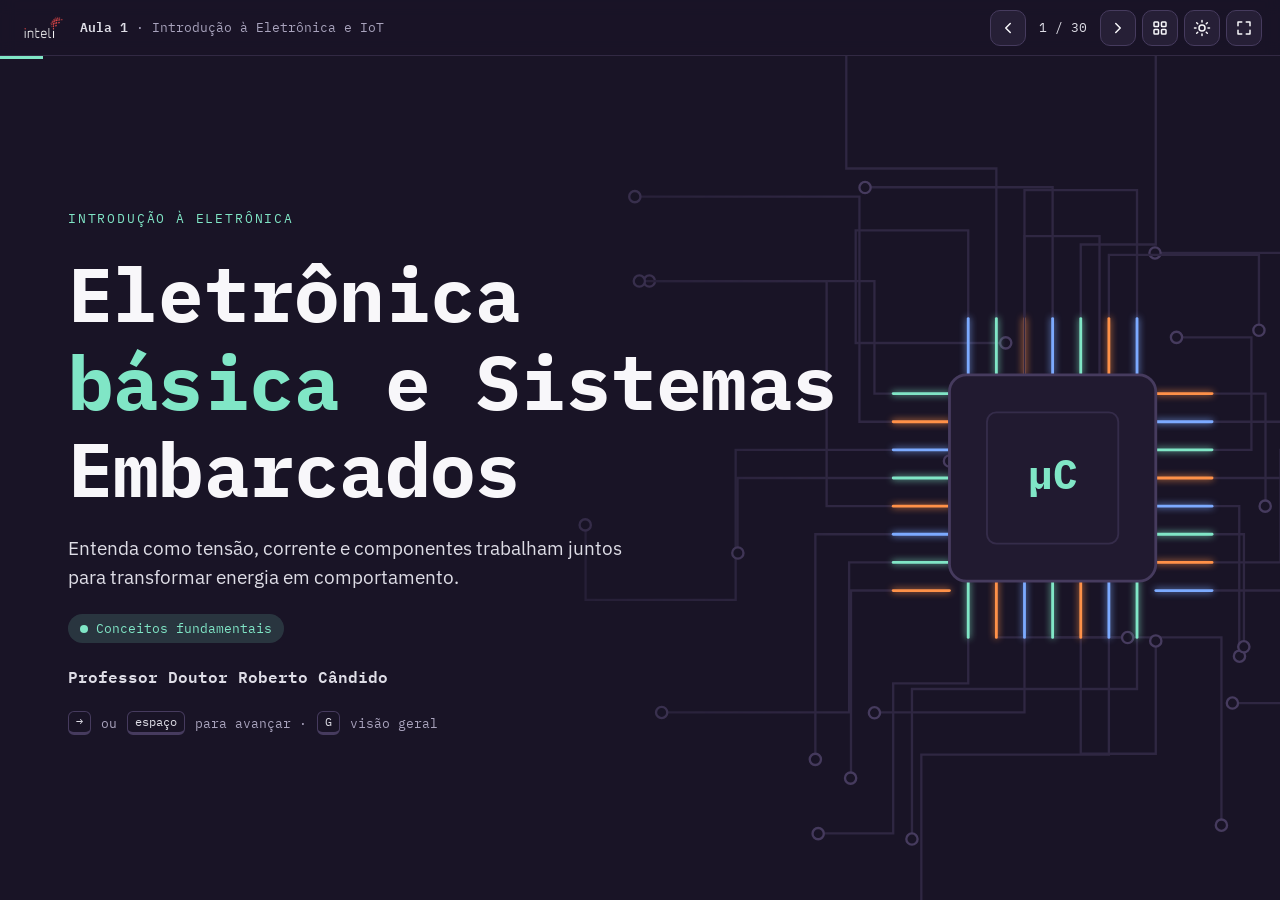
<file: aulas/aula-1/index.html>
<!doctype html>
<html lang="pt-BR">
<head>
<meta charset="utf-8">
<meta name="viewport" content="width=device-width, initial-scale=1">
<title>Introdução à Eletrônica e IoT</title>
<meta name="description" content="Aula 1 — Eletrônica básica, sistemas embarcados e IoT, com simulações interativas.">
<link rel="icon" href="assets/img/logo.png">
<link rel="preconnect" href="https://fonts.googleapis.com">
<link rel="preconnect" href="https://fonts.gstatic.com" crossorigin>
<link href="https://fonts.googleapis.com/css2?family=IBM+Plex+Mono:wght@400;500;600;700&family=IBM+Plex+Sans:wght@400;500;600&display=swap" rel="stylesheet">
<link rel="stylesheet" href="css/style.css">
<script src="js/theme.js"></script>
</head>
<body>

<header class="topbar">
  <img class="logo" src="assets/img/logo.png" alt="Inteli">
  <div class="deck-title"><b>Aula 1</b> · Introdução à Eletrônica e IoT</div>
  <span class="spacer"></span>
  <nav class="nav" aria-label="Navegação dos slides">
    <button class="icon-btn" id="btnPrev" title="Anterior (←)" aria-label="Slide anterior"><svg viewBox="0 0 24 24"><path d="M15 18l-6-6 6-6"/></svg></button>
    <span class="counter" id="counter">1 / 25</span>
    <button class="icon-btn" id="btnNext" title="Próximo (→)" aria-label="Próximo slide"><svg viewBox="0 0 24 24"><path d="M9 6l6 6-6 6"/></svg></button>
    <button class="icon-btn" id="btnGrid" title="Visão geral (G)" aria-label="Visão geral"><svg viewBox="0 0 24 24"><rect x="4" y="4" width="6" height="6" rx="1"/><rect x="14" y="4" width="6" height="6" rx="1"/><rect x="4" y="14" width="6" height="6" rx="1"/><rect x="14" y="14" width="6" height="6" rx="1"/></svg></button>
    <button class="icon-btn theme-btn" id="btnTheme" title="Tema claro/escuro (T)" aria-label="Alternar tema claro/escuro"><svg class="i-sun" viewBox="0 0 24 24"><circle cx="12" cy="12" r="4"/><path d="M12 2v2M12 20v2M4.9 4.9l1.4 1.4M17.7 17.7l1.4 1.4M2 12h2M20 12h2M4.9 19.1l1.4-1.4M17.7 6.3l1.4-1.4"/></svg><svg class="i-moon" viewBox="0 0 24 24"><path d="M21 12.8A9 9 0 1 1 11.2 3a7 7 0 0 0 9.8 9.8z"/></svg></button>
    <button class="icon-btn" id="btnFull" title="Tela cheia (F)" aria-label="Tela cheia"><svg viewBox="0 0 24 24"><path d="M4 9V4h5M20 9V4h-5M4 15v5h5M20 15v5h-5"/></svg></button>
  </nav>
</header>
<div class="progress" id="progress"></div>
<div class="overview" id="overview" aria-hidden="true"><div class="grid" id="overviewGrid"></div></div>

<main class="deck" id="deck">

<!-- ============ 1. CAPA ============ -->
<section class="slide cover" data-title="Eletrônica básica e Sistemas Embarcados" data-section="Introdução">
  <svg class="traces" data-sim="traces" viewBox="0 0 1600 900" preserveAspectRatio="xMidYMid slice" aria-hidden="true"></svg>
  <div class="wrap">
    <p class="kicker">Introdução à eletrônica</p>
    <h1>Eletrônica<br><span>básica</span> e Sistemas Embarcados</h1>
    <p class="lead">Entenda como tensão, corrente e componentes trabalham juntos para transformar energia em comportamento.</p>
    <div class="chip-row"><span class="pill on">Conceitos fundamentais</span></div>
    <p class="author">Professor Doutor Roberto Cândido</p>
    <p class="start-hint"><span class="kbd">→</span> ou <span class="kbd">espaço</span> para avançar · <span class="kbd">G</span> visão geral</p>
  </div>
</section>

<!-- ============ 2. O QUE É ELETRÔNICA ============ -->
<section class="slide" data-title="O que é eletrônica?" data-section="Fundamentos">
  <div class="wrap">
    <p class="kicker">Fundamentos</p>
    <h2>O que é eletrônica?</h2>
    <div class="grid-2 wide-left">
      <div class="stack">
        <p class="lead">Eletrônica estuda e utiliza circuitos para controlar o movimento dos sinais elétricos e produzir funções úteis.</p>
        <ul class="bullets">
          <li>Receber energia e sinais do ambiente</li>
          <li>Processar ou modificar esses sinais</li>
          <li>Produzir uma resposta: luz, som, movimento ou comunicação</li>
        </ul>
      </div>
      <div class="note">Exemplo: um botão é pressionado e o Arduino acende um LED.</div>
    </div>
    <div class="sim io" data-sim="io">
      <div class="sim-head"><span class="sim-title">Simulação · entrada → processo → saída</span><span class="hint">Segure o botão</span></div>
      <div class="io-row">
        <div class="io-box" data-k="in"><div class="io-tag">ENTRADA</div><button class="push" aria-label="Pressionar botão"><span></span></button><div class="io-sub">sensor / botão</div></div>
        <div class="io-wire"><span></span></div>
        <div class="io-box" data-k="proc"><div class="io-tag">PROCESSO</div><pre class="io-code">if (botao == HIGH) {
  acenderLED();
}</pre><div class="io-sub">circuito</div></div>
        <div class="io-wire"><span></span></div>
        <div class="io-box" data-k="out"><div class="io-tag">SAÍDA</div><div class="io-led"></div><div class="io-sub">LED / motor</div></div>
      </div>
    </div>
  </div>
</section>

<!-- ============ 3. TRÊS IDEIAS ============ -->
<section class="slide" data-title="Três ideias para entender um circuito" data-section="Fundamentos">
  <div class="wrap">
    <p class="kicker">Fundamentos</p>
    <h2>Três ideias para entender um circuito</h2>
    <div class="cards three">
      <div class="card orange"><h3>TENSÃO (V)</h3><p>A diferença de potencial que impulsiona as cargas.</p><span class="unit c-orange">Volt (V)</span></div>
      <div class="card mint"><h3>CORRENTE (I)</h3><p>O fluxo de carga elétrica pelo circuito.</p><span class="unit c-mint">Ampère (A)</span></div>
      <div class="card blue"><h3>RESISTÊNCIA (R)</h3><p>A oposição à passagem da corrente.</p><span class="unit c-blue">Ohm (Ω)</span></div>
    </div>
    <div class="sim" data-sim="hydro">
      <div class="sim-head"><span class="sim-title">Analogia hidráulica</span><span class="hint">tensão ≈ pressão · corrente ≈ vazão · resistência ≈ estreitamento do tubo</span></div>
      <div class="grid-2 wide-left">
        <svg class="stage" viewBox="0 0 560 230" role="img" aria-label="Circuito hidráulico com bomba e tubo estreitado"></svg>
        <div class="stack">
          <div class="controls">
            <div class="ctl"><label for="hyP">Pressão da bomba <span class="c-orange">(tensão)</span></label><output data-o="p"></output><input id="hyP" type="range" min="0" max="10" step="0.5" value="5" data-in="p"></div>
            <div class="ctl"><label for="hyR">Estreitamento do tubo <span class="c-blue">(resistência)</span></label><output data-o="r"></output><input id="hyR" type="range" min="1" max="10" step="0.5" value="3" data-in="r"></div>
          </div>
          <div class="readout">Vazão <span class="c-mint">(corrente)</span> ∝ pressão ÷ estreitamento<br><span class="big" data-o="q"></span></div>
        </div>
      </div>
    </div>
  </div>
</section>

<!-- ============ 4. LEI DE OHM ============ -->
<section class="slide" data-title="Lei de Ohm" data-section="Fundamentos">
  <div class="wrap">
    <p class="kicker">Fundamentos</p>
    <h2>Lei de Ohm</h2>
    <div class="grid-2">
      <div class="stack">
        <div class="formula"><span class="v">V</span> = <span class="r">R</span> × <span class="i">I</span></div>
        <p class="lead">Tensão = resistência × corrente</p>
        <ul class="bullets">
          <li data-rule="v">Se a tensão aumenta e a resistência permanece igual, a corrente aumenta.</li>
          <li data-rule="r">Se a resistência aumenta e a tensão permanece igual, a corrente diminui.</li>
        </ul>
        <div class="card"><span class="tag">Exemplo</span><p>Uma fonte de 5 V ligada a um resistor de 220 Ω:</p>
          <p class="mono">I = V / R<br>I = 5 / 220 ≈ 0,023 A<br><b class="c-mint">I ≈ 23 mA</b></p></div>
        <div class="note warn">Em circuitos reais, confira os limites de corrente dos componentes e da placa.</div>
      </div>
      <div class="sim" data-sim="ohm">
        <div class="sim-head"><span class="sim-title">Simulação · Lei de Ohm</span><button class="btn ghost" data-act="ex">Exemplo 5 V / 220 Ω</button></div>
        <svg class="stage" viewBox="0 0 420 250" role="img" aria-label="Circuito com fonte e resistor"></svg>
        <div class="controls">
          <div class="ctl"><label for="ohV">Tensão <span class="c-orange">V</span></label><output data-o="v"></output><input id="ohV" type="range" min="0" max="12" step="0.5" value="5" data-in="v"></div>
          <div class="ctl"><label for="ohR">Resistência <span class="c-blue">R</span></label><output data-o="r"></output><input id="ohR" type="range" min="10" max="1000" step="10" value="220" data-in="r"></div>
        </div>
        <div class="readout" data-o="calc"></div>
      </div>
    </div>
  </div>
</section>

<!-- ============ 5. O QUE UM CIRCUITO PRECISA ============ -->
<section class="slide" data-title="O que um circuito precisa?" data-section="Fundamentos">
  <div class="wrap">
    <p class="kicker">Fundamentos</p>
    <h2>O que um circuito precisa?</h2>
    <div class="grid-2">
      <div class="stack">
        <p class="lead">Para a corrente circular, deve existir um caminho condutor fechado e uma fonte de energia.</p>
        <div class="cards" style="grid-template-columns:1fr 1fr">
          <div class="card mint"><h3>Caminho fechado</h3><p>A corrente sai da fonte, passa pelo resistor e pelo LED e volta à fonte.</p></div>
          <div class="card orange"><h3>Circuito aberto</h3><p>Se houver uma interrupção, a corrente deixa de circular.</p></div>
        </div>
      </div>
      <div class="sim" data-sim="loop">
        <div class="sim-head"><span class="sim-title">Simulação · abra e feche o circuito</span><span class="pill" data-o="state"></span></div>
        <svg class="stage" viewBox="0 0 420 260" role="img" aria-label="Circuito com fonte, resistor, LED e chave"></svg>
        <div class="btn-row"><button class="btn" data-act="toggle" aria-pressed="true">Chave fechada</button><span class="hint">ou clique na chave do desenho</span></div>
      </div>
    </div>
  </div>
</section>

<!-- ============ PEER INSTRUCTION 1 ============ -->
<section class="slide pi" data-title="Pergunta: a ordem importa?" data-section="Peer Instruction">
  <div class="wrap">
    <p class="kicker">Peer Instruction · Pergunta 1 de 5</p>
    <h2>A ordem importa?</h2>
    <p class="lead">Em um circuito em série (fonte, resistor e LED), o resistor está <b>antes</b> do LED. Se ele for trocado de lugar e ficar <b>depois</b> do LED, o que acontece?</p>
    <div class="pi-opts">
      <div class="opt"><span class="letter">A</span><p>O LED queima, porque a corrente chega nele sem limite</p></div>
      <div class="opt" data-ok><span class="letter">B</span><p>Nada muda</p></div>
      <div class="opt"><span class="letter">C</span><p>O LED acende mais fraco</p></div>
      <div class="opt"><span class="letter">D</span><p>O circuito para de funcionar</p></div>
    </div>
    <div class="pi-foot">
      <p class="pi-steps">1º voto individual → discuta com um colega → 2º voto</p>
      <button class="btn" data-pi-reveal>Revelar resposta</button>
    </div>
    <div class="note ok pi-exp">Em série, a corrente é a mesma em todos os pontos do circuito. O resistor limita a corrente do circuito inteiro, não só a que “vem depois” dele.</div>
  </div>
</section>

<!-- ============ PEER INSTRUCTION 2 ============ -->
<section class="slide pi" data-title="Pergunta: chave aberta" data-section="Peer Instruction">
  <div class="wrap">
    <p class="kicker">Peer Instruction · Pergunta 2 de 5</p>
    <h2>Chave aberta</h2>
    <p class="lead">Um circuito tem fonte de 5 V, resistor, LED e uma chave, todos em série. Com a chave <b>aberta</b>, qual tensão um multímetro mede entre os terminais da chave?</p>
    <div class="pi-opts">
      <div class="opt"><span class="letter">A</span><p>0 V, porque não há corrente</p></div>
      <div class="opt"><span class="letter">B</span><p>2,5 V</p></div>
      <div class="opt" data-ok><span class="letter">C</span><p>≈ 5 V</p></div>
      <div class="opt"><span class="letter">D</span><p>Depende da cor do LED</p></div>
    </div>
    <div class="pi-foot">
      <p class="pi-steps">1º voto individual → discuta com um colega → 2º voto</p>
      <button class="btn" data-pi-reveal>Revelar resposta</button>
    </div>
    <div class="note ok pi-exp">Sem corrente, não há queda de tensão no resistor nem no LED. Por isso, toda a tensão da fonte aparece entre os terminais da chave aberta.</div>
  </div>
</section>

<!-- ============ 6. COMPONENTES BÁSICOS ============ -->
<section class="slide" data-title="Componentes básicos e suas funções" data-section="Fundamentos">
  <div class="wrap">
    <p class="kicker">Fundamentos</p>
    <h2>Componentes básicos e suas funções</h2>
    <p class="hint mono muted">Clique em cada componente para vê-lo em ação.</p>
    <div class="cards four">
      <button class="card comp" aria-pressed="false">
        <div class="ico"><svg viewBox="0 0 150 82"><circle class="c-led-glow" cx="75" cy="30" r="30" fill="url(#gLed6)"/><defs><radialGradient id="gLed6"><stop offset="0" stop-color="#ff5d5d" stop-opacity=".9"/><stop offset="1" stop-color="#ff5d5d" stop-opacity="0"/></radialGradient></defs><path class="c-led-body" d="M60 44 V26 a15 15 0 0 1 30 0 V44 Z" fill="#6b3030" stroke="#ff8a8a" stroke-width="2"/><rect x="56" y="44" width="38" height="5" rx="2" fill="#ff8a8a"/><path d="M67 49 V78 M83 49 V70" stroke="#a9a3bd" stroke-width="3"/></svg></div>
        <h3>LED</h3><p>Converte energia elétrica em luz.</p><span class="fn">Luz</span>
      </button>
      <button class="card comp" aria-pressed="false">
        <div class="ico"><svg viewBox="0 0 150 82"><path d="M10 26 H40 M110 26 H140" stroke="#a9a3bd" stroke-width="3"/><rect x="40" y="14" width="70" height="24" rx="10" fill="#e8c99b"/><rect x="52" y="14" width="6" height="24" fill="#e53935"/><rect x="64" y="14" width="6" height="24" fill="#e53935"/><rect x="76" y="14" width="6" height="24" fill="#7b4a2a"/><rect x="94" y="14" width="5" height="24" fill="#c9a227"/><text x="10" y="62" fill="#a9a3bd" font-size="10" font-family="IBM Plex Mono">corrente</text><rect x="64" y="54" width="76" height="10" rx="5" fill="#3d3352"/><rect class="c-meter-fill" x="64" y="54" width="76" height="10" rx="5" fill="#80e6c6"/></svg></div>
        <h3>RESISTOR</h3><p>Limita corrente e divide tensão.</p><span class="fn">Controle</span>
      </button>
      <button class="card comp" aria-pressed="false">
        <div class="ico"><svg viewBox="0 0 150 82"><path d="M20 41 H66 M84 41 H130" stroke="#a9a3bd" stroke-width="3"/><path d="M66 16 V66 M84 16 V66" stroke="#7caaff" stroke-width="5"/><g class="c-cap-charge" font-family="IBM Plex Mono" font-size="12" font-weight="700"><text x="50" y="24" fill="#ff9148">+</text><text x="50" y="44" fill="#ff9148">+</text><text x="50" y="64" fill="#ff9148">+</text><text x="91" y="24" fill="#7caaff">−</text><text x="91" y="44" fill="#7caaff">−</text><text x="91" y="64" fill="#7caaff">−</text></g></svg></div>
        <h3>CAPACITOR</h3><p>Armazena energia temporariamente.</p><span class="fn">Armazenamento</span>
      </button>
      <button class="card comp" aria-pressed="false">
        <div class="ico"><svg viewBox="0 0 150 82"><path d="M14 56 H52 M98 56 H136" stroke="#a9a3bd" stroke-width="3"/><circle cx="52" cy="56" r="4" fill="#a9a3bd"/><circle cx="98" cy="56" r="4" fill="#a9a3bd"/><line class="c-btn-lever" x1="52" y1="56" x2="98" y2="56" stroke="#80e6c6" stroke-width="4" stroke-linecap="round"/><g class="c-btn-cap"><rect x="62" y="10" width="26" height="10" rx="3" fill="#7caaff"/><line x1="75" y1="20" x2="75" y2="32" stroke="#7caaff" stroke-width="3"/></g></svg></div>
        <h3>BOTÃO</h3><p>Abre ou fecha um caminho elétrico.</p><span class="fn">Entrada</span>
      </button>
    </div>
    <div class="note">A função do componente depende de como ele é conectado ao circuito.</div>
  </div>
</section>

<!-- ============ 7. LED PRECISA DE RESISTOR ============ -->
<section class="slide" data-title="Por que o LED precisa de resistor?" data-section="Fundamentos">
  <div class="wrap">
    <p class="kicker">Fundamentos</p>
    <h2>Por que o LED precisa de resistor?</h2>
    <p class="lead">O LED não deve ser ligado diretamente a uma fonte sem limitar a corrente.</p>
    <div class="grid-2">
      <div class="stack">
        <div class="card"><span class="tag">Cálculo ilustrativo</span>
          <p class="mono">Fonte: 5 V<br>Queda no LED: 2 V<br>Corrente desejada: 0,014 A</p>
          <p class="mono" style="font-size:20px"><b>R = (5 − 2) / 0,014 ≈ 214 Ω</b></p></div>
        <div class="note">Um resistor comercial de 220 Ω é um valor próximo. O cálculo é ilustrativo: confirme a corrente recomendada pelo LED.</div>
      </div>
      <div class="sim" data-sim="ledcalc">
        <div class="sim-head"><span class="sim-title">Calculadora · resistor em série com o LED</span><span class="pill" data-o="state"></span></div>
        <div class="grid-2 even" style="gap:16px">
          <svg class="stage" viewBox="0 0 230 340" role="img" aria-label="Fonte, resistor e LED em série"></svg>
          <div class="stack" style="gap:12px">
            <div class="ctl"><label>Fonte</label><output data-o="vs"></output></div>
            <div class="seg" data-seg="vs"><button data-v="3.3">3,3 V</button><button data-v="5" aria-pressed="true">5 V</button><button data-v="9">9 V</button><button data-v="12">12 V</button></div>
            <div class="ctl"><label for="lcVf">Queda no LED</label><output data-o="vf"></output><input id="lcVf" type="range" min="1.8" max="3.4" step="0.1" value="2" data-in="vf"></div>
            <div class="ctl"><label for="lcI">Corrente desejada</label><output data-o="i"></output><input id="lcI" type="range" min="5" max="20" step="1" value="14" data-in="i"></div>
            <div class="btn-row"><button class="btn orange" data-act="burn">Ligar sem resistor</button><button class="btn ghost" data-act="fix" hidden>Trocar o LED</button></div>
          </div>
        </div>
        <div class="readout" data-o="calc"></div>
      </div>
    </div>
  </div>
</section>

<!-- ============ PEER INSTRUCTION 3 ============ -->
<section class="slide pi" data-title="Pergunta: resistor maior" data-section="Peer Instruction">
  <div class="wrap">
    <p class="kicker">Peer Instruction · Pergunta 3 de 5</p>
    <h2>Resistor maior</h2>
    <p class="lead">No circuito do LED com fonte de 5 V, alguém usa um resistor de <b>1 kΩ</b> no lugar do de <b>220 Ω</b>. O que acontece?</p>
    <div class="pi-opts">
      <div class="opt"><span class="letter">A</span><p>O LED queima</p></div>
      <div class="opt" data-ok><span class="letter">B</span><p>O LED acende mais fraco</p></div>
      <div class="opt"><span class="letter">C</span><p>O LED não acende</p></div>
      <div class="opt"><span class="letter">D</span><p>Nada muda</p></div>
    </div>
    <div class="pi-foot">
      <p class="pi-steps">1º voto individual → discuta com um colega → 2º voto</p>
      <button class="btn" data-pi-reveal>Revelar resposta</button>
    </div>
    <div class="note ok pi-exp">I = (5 − 2) / 1.000 ≈ 3 mA, em vez de ≈ 14 mA com 220 Ω. Ainda passa corrente, então o LED acende, mas com brilho menor.</div>
  </div>
</section>

<!-- ============ 8. LED ============ -->
<section class="slide" data-title="LED: transformar corrente em luz" data-section="Componentes">
  <div class="wrap">
    <p class="kicker">Componentes</p>
    <h2>LED: transformar corrente em luz</h2>
    <p class="lead">Diodo emissor de luz: componente polarizado, que conduz principalmente em um sentido.</p>
    <div class="grid-2">
      <div class="stack">
        <div class="grid-2 even" style="gap:16px;align-items:center">
          <figure style="margin:0"><div class="img-frame"><img src="assets/img/led.png" alt="LED com ânodo (+) e cátodo (−)" style="max-height:220px"></div></figure>
          <div class="stack" style="gap:8px"><p><b class="c-orange">Ânodo (+)</b></p><p><b class="c-blue">Cátodo (−)</b></p><p class="muted" style="font-size:15px">O terminal mais longo costuma ser o ânodo; o lado achatado costuma indicar o cátodo.</p></div>
        </div>
        <ul class="bullets">
          <li>Uso: indicadores, semáforos e feedback visual.</li>
          <li>Polarização direta: ânodo em potencial mais alto que o cátodo.</li>
          <li>Use resistor em série para limitar a corrente.</li>
          <li>Invertido, normalmente não acende; tensão reversa excessiva pode danificá-lo.</li>
        </ul>
      </div>
      <div class="sim" data-sim="polarity" data-kind="led">
        <div class="sim-head"><span class="sim-title">Simulação · polarização do LED</span><span class="pill" data-o="state"></span></div>
        <svg class="stage" viewBox="0 0 420 260" role="img" aria-label="Circuito com LED que pode ser invertido"></svg>
        <div class="btn-row"><button class="btn" data-act="flip">Inverter o LED</button><span class="hint" data-o="hint"></span></div>
      </div>
    </div>
  </div>
</section>

<!-- ============ 9. RESISTORES ============ -->
<section class="slide" data-title="Resistores: limitar e ajustar corrente" data-section="Componentes">
  <div class="wrap">
    <p class="kicker">Componentes</p>
    <h2>Resistores: limitar e ajustar corrente</h2>
    <p class="lead">Componente passivo que oferece resistência à corrente; em geral, não tem polaridade.</p>
    <div class="grid-2">
      <div class="stack">
        <div class="grid-2 even" style="gap:14px">
          <figure style="margin:0"><div class="img-frame"><img src="assets/img/resistor.png" alt="Resistor de terminais e resistor SMD" style="max-height:130px"></div></figure>
          <figure style="margin:0"><div class="img-frame"><img src="assets/img/resistor-bandas.png" alt="Faixas de cores de um resistor" style="max-height:130px"></div><figcaption>Faixas de cores indicam o valor</figcaption></figure>
        </div>
        <ul class="bullets">
          <li>Uso: limitar corrente de LEDs e formar divisores de tensão.</li>
          <li>Unidade: ohm (Ω); 1 kΩ = 1.000 Ω.</li>
          <li>Lei de Ohm: I = V / R.</li>
          <li>Confira também a potência nominal do resistor.</li>
          <li>Pode ser conectado em qualquer sentido.</li>
        </ul>
      </div>
      <div class="sim" data-sim="rescode">
        <div class="sim-head"><span class="sim-title">Simulação · código de cores (4 faixas)</span></div>
        <svg class="stage" viewBox="0 0 420 120" role="img" aria-label="Resistor com faixas de cores"></svg>
        <div class="readout" style="text-align:center"><span class="big" data-o="val"></span><br><span data-o="expl"></span></div>
        <div class="band-rows" data-o="rows"></div>
      </div>
    </div>
  </div>
</section>

<!-- ============ 10. POTENCIÔMETRO ============ -->
<section class="slide" data-title="Potenciômetro: resistência ajustável" data-section="Componentes">
  <div class="wrap">
    <p class="kicker">Componentes</p>
    <h2>Potenciômetro: resistência ajustável</h2>
    <p class="lead">Possui três terminais: duas extremidades resistivas e um cursor móvel.</p>
    <div class="grid-2">
      <div class="stack">
        <figure style="margin:0"><div class="img-frame"><img src="assets/img/potenciometro.png" alt="Potenciômetros" style="max-height:170px"></div></figure>
        <ul class="bullets">
          <li>Uso: ajustar volume, brilho, limiar ou referência.</li>
          <li>Como divisor de tensão, ligue as extremidades à alimentação e GND.</li>
          <li>Leia o cursor em uma entrada analógica compatível.</li>
        </ul>
        <div class="note">A ligação determina se funciona como divisor de tensão ou resistência variável.</div>
      </div>
      <div class="sim" data-sim="pot">
        <div class="sim-head"><span class="sim-title">Simulação · divisor de tensão</span><span class="hint">gire o botão</span></div>
        <svg class="stage" viewBox="0 0 440 270" role="img" aria-label="Potenciômetro ligado como divisor de tensão"></svg>
        <input type="range" min="0" max="1000" value="500" data-in="pos" aria-label="Posição do cursor">
        <div class="readout" data-o="calc"></div>
      </div>
    </div>
  </div>
</section>

<!-- ============ 11. CAPACITORES ============ -->
<section class="slide" data-title="Capacitores: armazenar carga e filtrar" data-section="Componentes">
  <div class="wrap">
    <p class="kicker">Componentes</p>
    <h2>Capacitores: armazenar carga e filtrar</h2>
    <p class="lead">A tensão no capacitor varia ao longo do tempo; a capacitância é medida em farads (F).</p>
    <div class="grid-2">
      <div class="stack">
        <figure style="margin:0"><div class="img-frame"><img src="assets/img/capacitores.png" alt="Capacitores cerâmicos e eletrolíticos" style="max-height:140px"></div><figcaption>Cerâmico e eletrolítico</figcaption></figure>
        <p class="muted">Eletrolíticos normalmente são polarizados; cerâmicos comuns geralmente não.</p>
        <ul class="bullets">
          <li>Uso: filtragem, desacoplamento, temporização e suavização de sinais.</li>
          <li>Eletrolítico: respeite +, − e tensão máxima.</li>
          <li>Cerâmico comum: geralmente não tem polaridade.</li>
          <li>Em um circuito RC, a constante de tempo é <b class="mono">τ = R × C</b>.</li>
        </ul>
        <div class="note warn">Capacitores de maior energia exigem descarga segura antes do manuseio.</div>
      </div>
      <div class="sim" data-sim="rc">
        <div class="sim-head"><span class="sim-title">Simulação · circuito RC (5 V)</span><span class="pill" data-o="state"></span></div>
        <canvas data-c="plot" height="230"></canvas>
        <div class="controls two">
          <div class="ctl"><label for="rcR">R</label><output data-o="r"></output><input id="rcR" type="range" min="1" max="20" step="1" value="10" data-in="r"></div>
          <div class="ctl"><label for="rcC">C</label><output data-o="c"></output><input id="rcC" type="range" min="10" max="500" step="10" value="100" data-in="c"></div>
        </div>
        <div class="btn-row"><button class="btn" data-act="charge">Carregar</button><button class="btn blue" data-act="discharge">Descarregar</button><span class="readout" style="padding:6px 12px" data-o="tau"></span></div>
      </div>
    </div>
  </div>
</section>

<!-- ============ PEER INSTRUCTION 4 ============ -->
<section class="slide pi" data-title="Pergunta: constante de tempo" data-section="Peer Instruction">
  <div class="wrap">
    <p class="kicker">Peer Instruction · Pergunta 4 de 5</p>
    <h2>Constante de tempo</h2>
    <p class="lead">Em um circuito RC, a resistência R é <b>dobrada</b> e a capacitância C é <b>reduzida à metade</b>. O que acontece com o tempo de carga do capacitor?</p>
    <div class="pi-opts">
      <div class="opt"><span class="letter">A</span><p>Dobra</p></div>
      <div class="opt"><span class="letter">B</span><p>Cai pela metade</p></div>
      <div class="opt" data-ok><span class="letter">C</span><p>Fica igual</p></div>
      <div class="opt"><span class="letter">D</span><p>Quadruplica</p></div>
    </div>
    <div class="pi-foot">
      <p class="pi-steps">1º voto individual → discuta com um colega → 2º voto</p>
      <button class="btn" data-pi-reveal>Revelar resposta</button>
    </div>
    <div class="note ok pi-exp">τ = (2R) × (C / 2) = R × C. A constante de tempo não muda; teste no simulador do slide anterior com 10 kΩ / 100 µF e 20 kΩ / 50 µF.</div>
  </div>
</section>

<!-- ============ 12. DIODOS ============ -->
<section class="slide" data-title="Diodos: conduzir preferencialmente em um sentido" data-section="Componentes">
  <div class="wrap">
    <p class="kicker">Componentes</p>
    <h2>Diodos: conduzir preferencialmente em um sentido</h2>
    <p class="lead">O diodo comum conduz em polarização direta e bloqueia em reversa, dentro de seus limites.</p>
    <div class="grid-2">
      <div class="stack">
        <div class="grid-2 even" style="gap:16px;align-items:center">
          <figure style="margin:0"><div class="img-frame"><img src="assets/img/diodo.jpg" alt="Diodo com faixa indicando o cátodo" style="max-height:150px"></div></figure>
          <div class="stack" style="gap:8px"><p><b class="c-orange">Ânodo (A)</b></p><p><b class="c-blue">Cátodo (K)</b></p><p class="muted" style="font-size:15px">A faixa no corpo costuma marcar o cátodo.</p></div>
        </div>
        <ul class="bullets">
          <li>Uso: retificação, proteção contra inversão e supressão de transientes.</li>
          <li>Direta: ânodo mais positivo que o cátodo.</li>
          <li>Reversa: bloqueia até atingir o limite de ruptura.</li>
        </ul>
        <div class="note">Schottky, Zener e diodos retificadores têm usos diferentes.</div>
      </div>
      <div class="sim" data-sim="diode">
        <div class="sim-head"><span class="sim-title">Simulação · curva tensão × corrente</span><span class="pill" data-o="state"></span></div>
        <canvas data-c="plot" height="250"></canvas>
        <div class="ctl"><label for="dV">Tensão aplicada (ânodo − cátodo)</label><output data-o="v"></output><input id="dV" type="range" min="-6" max="1" step="0.01" value="0.62" data-in="v"></div>
        <p class="hint">Valores ilustrativos de um diodo de silício; o limite de ruptura varia muito entre modelos.</p>
      </div>
    </div>
  </div>
</section>

<!-- ============ 13. TRANSISTORES ============ -->
<section class="slide" data-title="Transistores: controlar correntes maiores" data-section="Componentes">
  <div class="wrap">
    <p class="kicker">Componentes</p>
    <h2>Transistores: controlar correntes maiores</h2>
    <p class="lead">Um sinal de controle pode comandar uma corrente maior, com o circuito dimensionado corretamente.</p>
    <div class="grid-2">
      <div class="stack">
        <figure style="margin:0"><div class="img-frame"><img src="assets/img/transistores.jpg" alt="Transistores em diferentes encapsulamentos" style="max-height:150px"></div><figcaption>A ordem dos terminais varia: confira o datasheet.</figcaption></figure>
        <ul class="bullets">
          <li><b>BJT</b>: base, coletor e emissor; corrente de base controla a condução.</li>
          <li><b>MOSFET</b>: gate, drain e source; tensão no gate controla o canal.</li>
          <li>Uso: chavear motores, solenoides e LEDs de potência com interface adequada.</li>
        </ul>
        <div class="note warn">Pode exigir resistor, driver, dissipador e proteção contra transientes.</div>
      </div>
      <div class="sim" data-sim="transistor">
        <div class="sim-head"><span class="sim-title">Simulação · transistor como chave</span><div class="seg" data-seg="type"><button data-v="bjt" aria-pressed="true">BJT</button><button data-v="mos">MOSFET</button></div></div>
        <svg class="stage" viewBox="0 0 520 310" role="img" aria-label="Transistor acionando um motor"></svg>
        <div class="ctl"><label for="trD">Sinal de controle no pino (PWM)</label><output data-o="d"></output><input id="trD" type="range" min="0" max="100" step="1" value="0" data-in="d"></div>
        <div class="readout" data-o="calc"></div>
      </div>
    </div>
  </div>
</section>

<!-- ============ 14. RELÉS ============ -->
<section class="slide" data-title="Relés: controlar um circuito com outro" data-section="Componentes">
  <div class="wrap">
    <p class="kicker">Componentes</p>
    <h2>Relés: controlar um circuito com outro</h2>
    <p class="lead">Relés eletromecânicos usam uma bobina para movimentar contatos; módulos podem incluir driver.</p>
    <div class="grid-2">
      <div class="stack">
        <div class="grid-2 even" style="gap:16px;align-items:center">
          <figure style="margin:0"><div class="img-frame"><img src="assets/img/rele.png" alt="Esquema interno de um relé" style="max-height:190px"></div></figure>
          <p class="mono" style="font-size:15px"><b class="c-mint">COM</b>: comum<br><b class="c-orange">NA</b>: normalmente aberto<br><b class="c-blue">NF</b>: normalmente fechado</p>
        </div>
        <ul class="bullets">
          <li>Uso: ligar/desligar cargas; isolamento depende do projeto e módulo.</li>
          <li>A bobina pode precisar de transistor driver e alimentação própria.</li>
          <li>Em bobinas DC, use proteção contra sobretensão, como diodo de flyback.</li>
        </ul>
      </div>
      <div class="sim" data-sim="relay">
        <div class="sim-head"><span class="sim-title">Simulação · relé</span><span class="pill" data-o="state"></span></div>
        <svg class="stage" viewBox="0 0 540 290" role="img" aria-label="Relé com bobina e contatos COM, NA e NF"></svg>
        <div class="btn-row"><button class="btn orange" data-act="toggle" aria-pressed="false">Energizar bobina</button><span class="hint">circuito de controle à esquerda · circuito da carga à direita</span></div>
      </div>
    </div>
  </div>
</section>

<!-- ============ PEER INSTRUCTION 5 ============ -->
<section class="slide pi" data-title="Pergunta: NF ou NA?" data-section="Peer Instruction">
  <div class="wrap">
    <p class="kicker">Peer Instruction · Pergunta 5 de 5</p>
    <h2>NF ou NA?</h2>
    <p class="lead">Em operação normal, o Arduino mantém a bobina de um relé energizada. Uma luz de emergência deve <b>acender se o Arduino desligar</b>. Em qual contato do relé ela deve ser ligada?</p>
    <div class="pi-opts">
      <div class="opt"><span class="letter">A</span><p>NA (normalmente aberto)</p></div>
      <div class="opt" data-ok><span class="letter">B</span><p>NF (normalmente fechado)</p></div>
      <div class="opt"><span class="letter">C</span><p>COM (comum)</p></div>
      <div class="opt"><span class="letter">D</span><p>Tanto faz</p></div>
    </div>
    <div class="pi-foot">
      <p class="pi-steps">1º voto individual → discuta com um colega → 2º voto</p>
      <button class="btn" data-pi-reveal>Revelar resposta</button>
    </div>
    <div class="note ok pi-exp">Com a bobina energizada, o COM fica ligado ao NA e a luz no NF fica apagada. Se o Arduino desligar, a bobina desenergiza, o COM volta ao NF e a luz acende.</div>
  </div>
</section>

<!-- ============ 15. MICROCONTROLADORES ============ -->
<section class="slide" data-title="Microcontroladores" data-section="Microcontroladores e Arduino">
  <div class="wrap">
    <p class="kicker">Microcontroladores e Arduino</p>
    <h2>Microcontroladores</h2>
    <div class="grid-2">
      <div class="stack">
        <p class="lead">Um microcontrolador é um pequeno computador integrado em um único chip, projetado para controlar dispositivos eletrônicos e executar tarefas específicas.</p>
        <p class="lead">Ele consegue receber informações de sensores, processar essas informações de acordo com um programa e controlar componentes como LEDs, motores, displays e relés.</p>
      </div>
      <figure style="margin:0"><div class="img-frame"><img src="assets/img/microcontroladores.jpg" alt="Diversos microcontroladores em diferentes encapsulamentos" style="max-height:260px"></div></figure>
    </div>
    <div class="mini-flow">
      <div class="node"><b class="c-blue">Sensores</b>recebe informações</div>
      <div class="link"></div>
      <div class="node chip-node"><b class="c-mint">Microcontrolador</b>processa conforme o programa</div>
      <div class="link"></div>
      <div class="node"><b class="c-orange">LEDs · motores · displays · relés</b>controla componentes</div>
    </div>
  </div>
</section>

<!-- ============ 16. ARDUINO ============ -->
<section class="slide" data-title="Arduino: do código ao mundo físico" data-section="Microcontroladores e Arduino">
  <div class="wrap">
    <p class="kicker">Microcontroladores e Arduino</p>
    <h2>Arduino: do código ao mundo físico</h2>
    <p class="lead">Arduino é uma plataforma de prototipagem que combina uma placa eletrônica, um microcontrolador e ferramentas de programação.</p>
    <div class="grid-2">
      <div class="stack">
        <figure style="margin:0"><div class="img-frame"><img src="assets/img/arduino.jpg" alt="Placa Arduino" style="max-height:200px"></div></figure>
        <ul class="bullets">
          <li>O programa define como a placa deve reagir.</li>
          <li>Os pinos conectam o programa a sensores e atuadores.</li>
          <li>O circuito transforma instruções em ações físicas.</li>
        </ul>
      </div>
      <div class="sim" data-sim="blink">
        <div class="sim-head"><span class="sim-title">Simulação · executando o “Blink”</span><div class="btn-row"><button class="btn" data-act="play" aria-pressed="true">Pausar</button><button class="btn ghost" data-act="step">Passo</button></div></div>
        <div class="grid-2 even" style="gap:14px;align-items:center">
          <pre class="code" data-o="code"></pre>
          <svg class="stage" viewBox="0 0 220 200" role="img" aria-label="Pino 13 ligado a um LED"></svg>
        </div>
        <canvas data-c="wave" height="70"></canvas>
        <div class="ctl"><label for="blD">Tempo do delay()</label><output data-o="d"></output><input id="blD" type="range" min="100" max="2000" step="100" value="1000" data-in="d"></div>
      </div>
    </div>
  </div>
</section>

<!-- ============ 17. APLICAÇÕES ============ -->
<section class="slide" data-title="Aplicações de sistemas embarcados" data-section="Microcontroladores e Arduino">
  <div class="wrap">
    <p class="kicker">Microcontroladores e Arduino</p>
    <h2>Aplicações de sistemas embarcados</h2>
    <div class="cards four">
      <div class="card">
        <div class="app-ico"><svg viewBox="0 0 120 76"><circle class="bulb-glow" cx="60" cy="44" r="18" fill="#ffd166" fill-opacity=".18"/><path d="M30 40 L60 14 L90 40 V68 H30 Z" fill="none" stroke="#7caaff" stroke-width="3" stroke-linejoin="round"/><circle cx="60" cy="44" r="7" fill="#3d3352"/><circle class="bulb-glow" cx="60" cy="44" r="7" fill="#ffd166"/><path d="M57 52 h6" stroke="#a9a3bd" stroke-width="2"/></svg></div>
        <h3 class="c-blue">CASA INTELIGENTE</h3><p>Iluminação automática, alarmes e controle de temperatura.</p>
      </div>
      <div class="card">
        <div class="app-ico"><svg viewBox="0 0 120 76"><path d="M20 66 H100" stroke="#8b6b4a" stroke-width="4"/><path d="M60 66 V40 M60 48 C48 46 44 38 44 32 C54 32 60 38 60 48 M60 44 C72 42 76 34 76 28 C66 28 60 34 60 44" fill="#80e6c6" stroke="#80e6c6" stroke-width="2"/><g fill="#7caaff"><circle class="drop" cx="38" cy="14" r="3"/><circle class="drop" cx="84" cy="12" r="3"/><circle class="drop" cx="62" cy="8" r="3"/></g></svg></div>
        <h3 class="c-mint">AGRICULTURA</h3><p>Umidade do solo, irrigação e monitoramento ambiental.</p>
      </div>
      <div class="card">
        <div class="app-ico"><svg viewBox="0 0 120 76"><g class="spin"><circle cx="46" cy="38" r="16" fill="none" stroke="#ff9148" stroke-width="6" stroke-dasharray="6 4.5"/><circle cx="46" cy="38" r="9" fill="none" stroke="#ff9148" stroke-width="3"/></g><g class="spin rev"><circle cx="76" cy="52" r="11" fill="none" stroke="#ffd166" stroke-width="5" stroke-dasharray="4.5 3.5"/><circle cx="76" cy="52" r="5" fill="none" stroke="#ffd166" stroke-width="2"/></g><text class="count-up" data-count x="78" y="24" fill="#dedde6" font-size="13" font-family="IBM Plex Mono">0000</text></svg></div>
        <h3 class="c-orange">INDÚSTRIA</h3><p>Monitoramento de máquinas, contagem e automação simples.</p>
      </div>
      <div class="card">
        <div class="app-ico"><svg viewBox="0 0 120 76"><rect x="92" y="18" width="10" height="50" rx="2" fill="#463b5e"/><g class="robot"><rect x="16" y="40" width="40" height="18" rx="5" fill="#7caaff"/><circle cx="26" cy="62" r="6" fill="#dedde6"/><circle cx="48" cy="62" r="6" fill="#dedde6"/><rect x="50" y="44" width="10" height="8" rx="2" fill="#80e6c6"/><path d="M64 48 q4 -6 0 -12 M68 52 q8 -10 0 -20" stroke="#80e6c6" stroke-width="2" fill="none" opacity=".7"/></g></svg></div>
        <h3 class="c-mint">ROBÓTICA</h3><p>Motores, sensores de distância e desvio de obstáculos.</p>
      </div>
    </div>
    <p class="lead">Também aparece em protótipos educacionais, experimentos científicos, instalações interativas e dispositivos conectados.</p>
    <div class="note">Arduino é ótimo para aprender e prototipar; produtos comerciais podem exigir hardware, certificação e projeto específicos.</div>
  </div>
</section>

<!-- ============ 18. DENTRO DA PLACA ============ -->
<section class="slide" data-title="O que existe dentro da placa?" data-section="Microcontroladores e Arduino">
  <div class="wrap">
    <p class="kicker">Microcontroladores e Arduino</p>
    <h2>O que existe dentro da placa?</h2>
    <p class="lead">O microcontrolador é um pequeno computador em um único chip, projetado para controlar tarefas específicas.</p>
    <div class="grid-2">
      <div class="stack">
        <div class="cards" style="grid-template-columns:1fr 1fr">
          <div class="card" data-blk="cpu"><h3 class="c-mint">CPU</h3><p>Executa instruções</p></div>
          <div class="card" data-blk="mem"><h3 class="c-blue">MEMÓRIA</h3><p>Guarda programa e dados</p></div>
          <div class="card" data-blk="io"><h3 class="c-orange">ENTRADAS / SAÍDAS</h3><p>Conecta sensores e atuadores</p></div>
          <div class="card" data-blk="tmr"><h3 style="color:var(--yellow)">TEMPORIZADORES</h3><p>Conta tempo e gera sinais</p></div>
        </div>
        <div class="note">A placa Arduino acrescenta conexões, alimentação e interface USB para facilitar a programação e o uso do microcontrolador.</div>
      </div>
      <div class="sim" data-sim="inside">
        <div class="sim-head"><span class="sim-title">Simulação · um ciclo dentro do chip</span><div class="btn-row"><button class="btn ghost" data-act="prev">◀</button><button class="btn" data-act="play" aria-pressed="true">Pausar</button><button class="btn ghost" data-act="next">▶</button></div></div>
        <svg class="stage" viewBox="0 0 560 300" role="img" aria-label="Blocos internos do microcontrolador"></svg>
        <p class="step-caption" data-o="cap"></p>
      </div>
    </div>
  </div>
</section>

<!-- ============ 19. PINAGEM ============ -->
<section class="slide" data-title="Pinagem do Arduino UNO" data-section="Microcontroladores e Arduino">
  <div class="wrap">
    <p class="kicker">Microcontroladores e Arduino</p>
    <h2>Arduino UNO Rev3: pinagem</h2>
    <figure style="margin:0">
      <a href="assets/img/arduino-uno-pinout.png" target="_blank" rel="noopener" title="Abrir em tamanho original"><div class="img-frame" style="padding:8px"><img src="assets/img/arduino-uno-pinout.png" alt="Pinagem do Arduino UNO Rev3: alimentação, pinos digitais D0–D13, analógicos A0–A5, PWM e comunicação" style="max-height:calc(100vh - 300px)"></div></a>
      <figcaption>Clique para ampliar · Fonte: arduino.cc (CC BY-SA 4.0)</figcaption>
    </figure>
  </div>
</section>

<!-- ============ 20. PINOS ============ -->
<section class="slide" data-title="Pinos digitais e analógicos" data-section="Microcontroladores e Arduino">
  <div class="wrap">
    <p class="kicker">Microcontroladores e Arduino</p>
    <h2>Pinos digitais e analógicos</h2>
    <div class="cards three" data-sim="pins">
      <div class="mini digital">
        <h3>DIGITAL</h3><p>Lê ou produz estados lógicos, como LOW e HIGH.</p><p class="sub">Ex.: botão e LED.</p>
        <canvas data-c="dig" height="86"></canvas>
        <div class="btn-row"><button class="btn blue" data-act="dig" aria-pressed="false">Botão: solto</button></div>
        <div class="val" data-o="dig"></div>
      </div>
      <div class="mini analog">
        <h3>ANALÓGICO</h3><p>Lê uma faixa de tensão e converte em um valor numérico.</p><p class="sub">Ex.: potenciômetro e sensor de luz.</p>
        <canvas data-c="ana" height="86"></canvas>
        <input type="range" min="0" max="5" step="0.01" value="2.5" data-in="ana" aria-label="Tensão no pino analógico">
        <div class="val" data-o="ana"></div>
      </div>
      <div class="mini pwm">
        <h3>PWM</h3><p>Gera pulsos com ciclo de trabalho ajustável em pinos compatíveis.</p><p class="sub">Ex.: brilho de LED e velocidade de motor com driver.</p>
        <canvas data-c="pwm" height="86"></canvas>
        <input type="range" min="0" max="255" step="1" value="64" data-in="pwm" aria-label="Ciclo de trabalho PWM">
        <div class="val" data-o="pwm"></div>
      </div>
    </div>
    <div class="note warn">Importante: PWM não é uma saída de tensão analógica verdadeira; é um sinal digital pulsado.</div>
  </div>
</section>

<!-- ============ 21. ALIMENTAÇÃO ============ -->
<section class="slide" data-title="Como alimentar a placa e os componentes" data-section="Microcontroladores e Arduino">
  <div class="wrap">
    <p class="kicker">Microcontroladores e Arduino</p>
    <h2>Como alimentar a placa e os componentes</h2>
    <div class="cards three">
      <div class="card blue"><h3>USB</h3><p>Útil para programar e alimentar protótipos de baixo consumo.</p></div>
      <div class="card mint"><h3>FONTE EXTERNA</h3><p>Use a entrada e a faixa de tensão recomendadas para o modelo da placa.</p></div>
      <div class="card orange"><h3>ALIMENTAÇÃO DO CIRCUITO</h3><p>Confira tensão, corrente disponível e necessidade de GND comum.</p></div>
    </div>
    <div class="grid-2 even">
      <div class="stack">
        <h3 class="c-orange">Cuidados essenciais</h3>
        <ul class="bullets orange">
          <li>Não aplique 5 V a um pino de 3,3 V se ele não for tolerante a essa tensão.</li>
          <li>Não alimente motores diretamente por um pino de I/O.</li>
          <li>Evite curto entre 5 V, VIN e GND; consulte a documentação da placa.</li>
        </ul>
      </div>
      <div class="sim" data-sim="quiz">
        <div class="sim-head"><span class="sim-title">Pode ou não pode?</span><span class="pill" data-o="score"></span></div>
        <div class="quiz" data-o="list"></div>
      </div>
    </div>
  </div>
</section>

<!-- ============ 22. SENSORES ============ -->
<section class="slide" data-title="Sensores: como o Arduino percebe o ambiente" data-section="Sensores, atuadores e dados">
  <div class="wrap">
    <p class="kicker">Sensores, atuadores e dados</p>
    <h2>Sensores: como o Arduino percebe o ambiente</h2>
    <p class="lead">Sensor é o componente que converte uma grandeza física em um sinal que o sistema pode interpretar.</p>
    <div class="cards four" data-sim="sensors">
      <div class="mini"><h3 class="c-yellow" style="color:var(--yellow)">LUZ</h3><p class="sub">LDR / sensor digital</p>
        <div class="viz"><svg viewBox="0 0 200 86" data-v="light"></svg></div>
        <input type="range" min="0" max="100" value="60" data-in="light" aria-label="Luminosidade">
        <div class="val" data-o="light"></div><p class="decision" data-o="lightD"></p><p class="sub">Iluminação automática</p></div>
      <div class="mini"><h3 class="c-orange">TEMPERATURA</h3><p class="sub">termistor / sensor digital</p>
        <div class="viz"><svg viewBox="0 0 200 86" data-v="temp"></svg></div>
        <input type="range" min="0" max="50" step="0.5" value="24" data-in="temp" aria-label="Temperatura">
        <div class="val" data-o="temp"></div><p class="decision" data-o="tempD"></p><p class="sub">Monitoramento térmico</p></div>
      <div class="mini"><h3 class="c-blue">DISTÂNCIA</h3><p class="sub">ultrassônico</p>
        <div class="viz"><svg viewBox="0 0 200 86" data-v="dist"></svg></div>
        <input type="range" min="2" max="200" value="80" data-in="dist" aria-label="Distância do obstáculo">
        <div class="val" data-o="dist"></div><p class="decision" data-o="distD"></p><p class="sub">Robô evita obstáculos</p></div>
      <div class="mini"><h3 class="c-mint">UMIDADE</h3><p class="sub">solo / ar</p>
        <div class="viz"><svg viewBox="0 0 200 86" data-v="hum"></svg></div>
        <input type="range" min="0" max="100" value="45" data-in="hum" aria-label="Umidade do solo">
        <div class="val" data-o="hum"></div><p class="decision" data-o="humD"></p><p class="sub">Irrigação e ambiente</p></div>
    </div>
    <div class="note">Verifique tipo de saída, faixa de tensão, protocolo, calibração e limites ambientais de cada sensor.</div>
  </div>
</section>

<!-- ============ 23. ATUADORES ============ -->
<section class="slide" data-title="Atuadores: como o Arduino age no ambiente" data-section="Sensores, atuadores e dados">
  <div class="wrap">
    <p class="kicker">Sensores, atuadores e dados</p>
    <h2>Atuadores: como o Arduino age no ambiente</h2>
    <div class="cards four" data-sim="actuators">
      <div class="mini"><h3 class="c-orange">LED / DISPLAY</h3><p class="sub">Sinalização visual</p>
        <div class="viz"><svg viewBox="0 0 200 86" data-v="disp"></svg></div>
        <div class="btn-row"><button class="btn" data-act="disp">Contar +1</button></div>
        <div class="val" data-o="disp"></div></div>
      <div class="mini"><h3 class="c-blue">BUZZER</h3><p class="sub">Alertas sonoros</p>
        <div class="viz"><svg viewBox="0 0 200 86" data-v="buzz"></svg></div>
        <div class="btn-row"><button class="btn blue" data-act="buzz">Tocar ♪</button><input type="range" min="200" max="2000" step="10" value="880" data-in="freq" aria-label="Frequência" style="flex:1;min-width:80px"></div>
        <div class="val" data-o="buzz"></div></div>
      <div class="mini"><h3 class="c-mint">SERVO / MOTOR</h3><p class="sub">Movimento mecânico</p>
        <div class="viz"><svg viewBox="0 0 200 86" data-v="servo"></svg></div>
        <input type="range" min="0" max="180" value="90" data-in="servo" aria-label="Ângulo do servo">
        <div class="val" data-o="servo"></div></div>
      <div class="mini"><h3 style="color:var(--yellow)">RELÉ / DRIVER</h3><p class="sub">Acionamento de cargas</p>
        <div class="viz"><svg viewBox="0 0 200 86" data-v="relay"></svg></div>
        <div class="btn-row"><button class="btn orange" data-act="relay" aria-pressed="false">Ligar carga</button></div>
        <div class="val" data-o="relay"></div></div>
    </div>
    <p class="lead">O microcontrolador geralmente envia um sinal de controle; o atuador pode exigir um estágio de potência separado.</p>
    <div class="note warn">Motores, relés e cargas de maior corrente não devem ser conectados diretamente aos pinos sem interface adequada.</div>
  </div>
</section>

<!-- ============ 24. DO SENSOR AO DADO ============ -->
<section class="slide" data-title="Do sensor ao dado" data-section="Sensores, atuadores e dados">
  <div class="wrap">
    <p class="kicker">Sensores, atuadores e dados</p>
    <h2>Do sensor ao dado</h2>
    <div class="sim bare" data-sim="data">
      <div class="pipe">
        <div class="st" data-st="0"><b>1. MEDIR</b><span>Ler sensor</span></div>
        <div class="st" data-st="1"><b>2. CONVERTER</b><span>Valor numérico</span></div>
        <div class="st" data-st="2"><b>3. REGISTRAR</b><span>Serial / arquivo / rede</span></div>
        <div class="st" data-st="3"><b>4. ANALISAR</b><span>Gráfico / decisão</span></div>
      </div>
      <p class="lead">Exemplo: medir a temperatura a cada 5 segundos e enviar as leituras para o computador pela porta Serial.</p>
      <div class="grid-2 even">
        <div class="stack" style="gap:8px">
          <div class="sim-head"><span class="sim-title">Monitor Serial (simulado · 1 s = 5 s)</span></div>
          <pre class="serial" data-o="serial"></pre>
        </div>
        <div class="stack" style="gap:8px">
          <div class="sim-head"><span class="sim-title">Gráfico</span><label class="hint" style="display:flex;gap:6px;align-items:center"><input type="checkbox" data-in="avg" checked> média móvel</label></div>
          <canvas data-c="chart" height="210"></canvas>
        </div>
      </div>
      <div class="btn-row"><button class="btn" data-act="run" aria-pressed="false">Iniciar coleta</button><button class="btn ghost" data-act="clear">Limpar</button><button class="btn blue" data-act="csv">Baixar CSV</button></div>
      <div class="note">Registre também unidade, horário, identificação do sensor e condições do experimento. Leituras brutas podem conter ruído.</div>
    </div>
  </div>
</section>

<!-- ============ 25. IoT ============ -->
<section class="slide" data-title="IoT" data-section="IoT">
  <div class="wrap">
    <p class="kicker">Internet das Coisas</p>
    <h2>IoT</h2>
    <div class="grid-2 even">
      <div class="stack">
        <p class="lead">A Internet das Coisas (IoT — Internet of Things) é o conceito de conectar objetos físicos à internet para que eles possam coletar dados, trocar informações, ser monitorados e executar ações automaticamente.</p>
        <p class="lead">Esses objetos podem ser eletrodomésticos, sensores, máquinas industriais, veículos, equipamentos agrícolas ou dispositivos vestíveis, como relógios inteligentes.</p>
      </div>
      <div class="sim" data-sim="iot">
        <div class="sim-head"><span class="sim-title">Fluxo Internet das Coisas</span><button class="btn orange" data-act="cmd">Enviar comando ↩</button></div>
        <svg class="stage" viewBox="0 0 560 300" role="img" aria-label="Fluxo de dados: sensores, rede, roteador, internet, servidor, big data, análise, usuário"></svg>
        <p class="step-caption iot-desc" data-o="desc"></p>
      </div>
    </div>
  </div>
</section>

</main>

<script src="js/sims.js"></script>
<script src="js/app.js"></script>
</body>
</html>
</file>
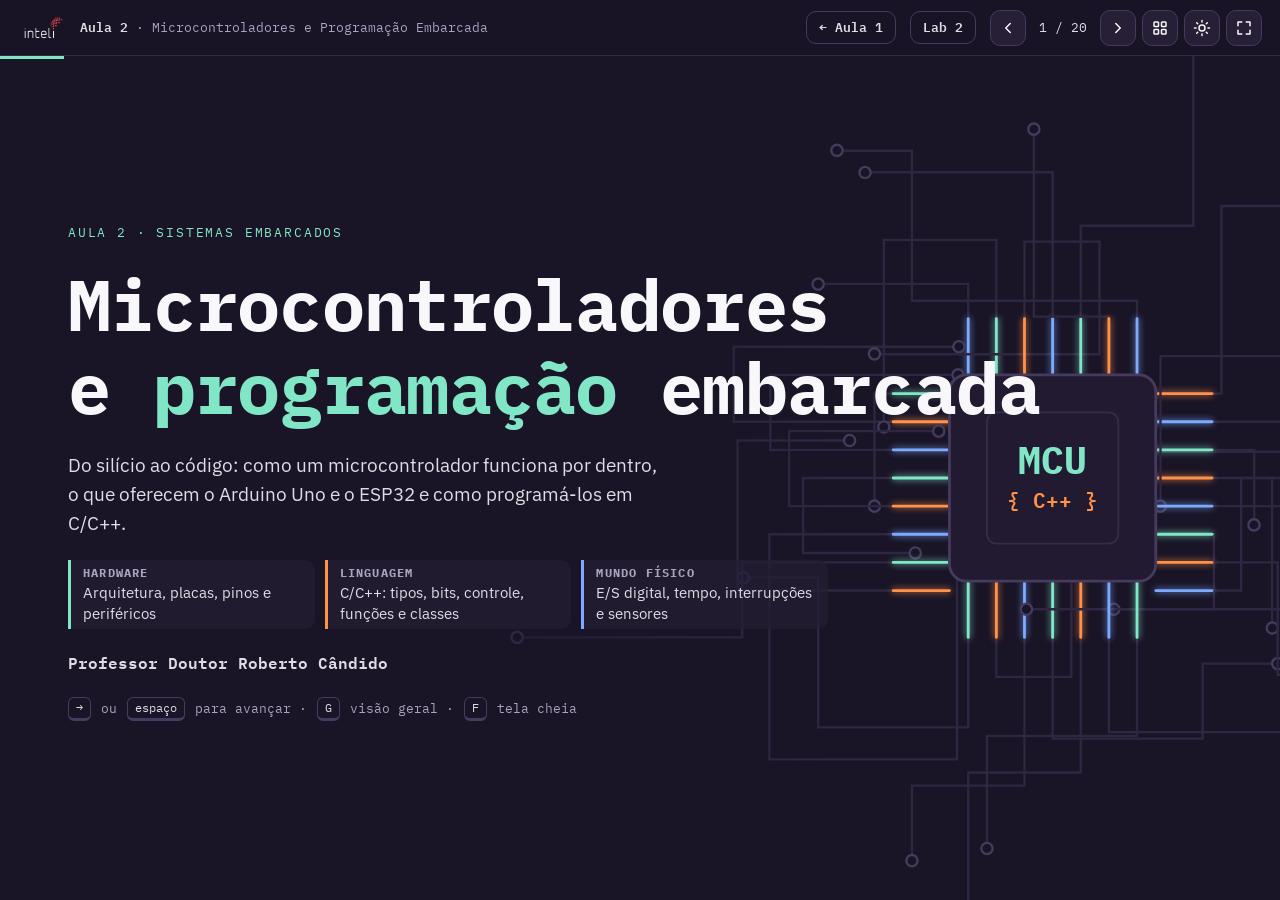
<file: aulas/aula-2/index.html>
<!doctype html>
<html lang="pt-BR">
<head>
<meta charset="utf-8">
<meta name="viewport" content="width=device-width, initial-scale=1">
<title>Microcontroladores e Programação Embarcada</title>
<meta name="description" content="Aula 2 — Microcontroladores, Arduino Uno e ESP32, e programação em C/C++ para sistemas embarcados, com simulações interativas.">
<link rel="icon" href="assets/img/logo.png">
<link rel="preconnect" href="https://fonts.googleapis.com">
<link rel="preconnect" href="https://fonts.gstatic.com" crossorigin>
<link href="https://fonts.googleapis.com/css2?family=IBM+Plex+Mono:wght@400;500;600;700&family=IBM+Plex+Sans:wght@400;500;600&display=swap" rel="stylesheet">
<link rel="stylesheet" href="css/style.css">
<script src="js/theme.js"></script>
</head>
<body>

<header class="topbar">
  <img class="logo" src="assets/img/logo.png" alt="Inteli">
  <div class="deck-title"><b>Aula 2</b> · Microcontroladores e Programação Embarcada</div>
  <span class="spacer"></span>
  <a class="btn ghost back-link" href="../../aulas/aula-1/index.html" title="Voltar para a Aula 1">← Aula 1</a>
  <a class="btn ghost back-link" href="../../labs/lab-2/index.html" title="Atividade prática">Lab 2</a>
  <nav class="nav" aria-label="Navegação dos slides">
    <button class="icon-btn" id="btnPrev" title="Anterior (←)" aria-label="Slide anterior"><svg viewBox="0 0 24 24"><path d="M15 18l-6-6 6-6"/></svg></button>
    <span class="counter" id="counter">1 / 20</span>
    <button class="icon-btn" id="btnNext" title="Próximo (→)" aria-label="Próximo slide"><svg viewBox="0 0 24 24"><path d="M9 6l6 6-6 6"/></svg></button>
    <button class="icon-btn" id="btnGrid" title="Visão geral (G)" aria-label="Visão geral"><svg viewBox="0 0 24 24"><rect x="4" y="4" width="6" height="6" rx="1"/><rect x="14" y="4" width="6" height="6" rx="1"/><rect x="4" y="14" width="6" height="6" rx="1"/><rect x="14" y="14" width="6" height="6" rx="1"/></svg></button>
    <button class="icon-btn theme-btn" id="btnTheme" title="Tema claro/escuro (T)" aria-label="Alternar tema claro/escuro"><svg class="i-sun" viewBox="0 0 24 24"><circle cx="12" cy="12" r="4"/><path d="M12 2v2M12 20v2M4.9 4.9l1.4 1.4M17.7 17.7l1.4 1.4M2 12h2M20 12h2M4.9 19.1l1.4-1.4M17.7 6.3l1.4-1.4"/></svg><svg class="i-moon" viewBox="0 0 24 24"><path d="M21 12.8A9 9 0 1 1 11.2 3a7 7 0 0 0 9.8 9.8z"/></svg></button>
    <button class="icon-btn" id="btnFull" title="Tela cheia (F)" aria-label="Tela cheia"><svg viewBox="0 0 24 24"><path d="M4 9V4h5M20 9V4h-5M4 15v5h5M20 15v5h-5"/></svg></button>
  </nav>
</header>
<div class="progress" id="progress"></div>
<div class="overview" id="overview" aria-hidden="true"><div class="grid" id="overviewGrid"></div></div>

<main class="deck" id="deck">

<!-- ============ 1. CAPA ============ -->
<section class="slide cover" data-title="Microcontroladores e Programação Embarcada" data-section="Introdução">
  <svg class="traces" data-sim="traces" viewBox="0 0 1600 900" preserveAspectRatio="xMidYMid slice" aria-hidden="true"></svg>
  <div class="wrap">
    <p class="kicker">Aula 2 · Sistemas embarcados</p>
    <h1>Micro&shy;controladores<br>e <span>programação</span> embarcada</h1>
    <p class="lead">Do silício ao código: como um microcontrolador funciona por dentro, o que oferecem o Arduino Uno e o ESP32 e como programá-los em C/C++.</p>
    <div class="agenda">
      <div><b>Hardware</b>Arquitetura, placas, pinos e periféricos</div>
      <div><b>Linguagem</b>C/C++: tipos, bits, controle, funções e classes</div>
      <div><b>Mundo físico</b>E/S digital, tempo, interrupções e sensores</div>
    </div>
    <p class="author">Professor Doutor Roberto Cândido</p>
    <p class="start-hint"><span class="kbd">→</span> ou <span class="kbd">espaço</span> para avançar · <span class="kbd">G</span> visão geral · <span class="kbd">F</span> tela cheia</p>
  </div>
</section>

<!-- ============ 2. O QUE É UM MICROCONTROLADOR ============ -->
<section class="slide" data-title="O que é um microcontrolador?" data-section="Microcontroladores">
  <div class="wrap">
    <p class="kicker">Microcontroladores e hardware</p>
    <h2>O que é um microcontrolador?</h2>
    <div class="grid-2 wide-right">
      <div class="stack">
        <p class="lead">Um <b>computador completo em um único chip</b>: processador, memórias e periféricos de entrada e saída, pensado para controlar <em>uma</em> tarefa dedicada.</p>
        <div class="cards two">
          <div class="card mint"><h3>Microcontrolador (MCU)</h3><p>Tudo integrado. Baixo custo e consumo, liga em milissegundos, roda sem sistema operacional.</p><span class="tag">Arduino · ESP32 · STM32</span></div>
          <div class="card blue"><h3>Microprocessador (MPU)</h3><p>Só a CPU: precisa de RAM, armazenamento e periféricos externos. Roda um sistema operacional.</p><span class="tag">PC · Raspberry Pi</span></div>
        </div>
      </div>
      <div class="sim" data-sim="mcu">
        <div class="sim-head"><span class="sim-title">Dentro do chip · clique nos blocos</span><button class="btn ghost sm" data-act="tour" aria-pressed="true">Tour automático</button></div>
        <svg class="stage" viewBox="0 0 560 300" role="img" aria-label="Diagrama de blocos de um microcontrolador"></svg>
        <p class="step-caption" data-o="desc"></p>
      </div>
    </div>
  </div>
</section>

<!-- ============ 3. ARQUITETURA E FUNCIONAMENTO ============ -->
<section class="slide" data-title="Arquitetura e funcionamento de sistemas embarcados" data-section="Microcontroladores">
  <div class="wrap">
    <p class="kicker">Microcontroladores e hardware</p>
    <h2>Arquitetura e funcionamento</h2>
    <div class="grid-2 wide-right">
      <div class="stack">
        <p class="lead">Um sistema embarcado é um computador <b>dedicado</b>, embutido em um produto, que lê o ambiente, decide e age.</p>
        <ul class="bullets small">
          <li><b>Função específica</b>: faz uma coisa, repetidamente, por anos.</li>
          <li><b>Restrições</b>: pouca memória, energia limitada, custo baixo.</li>
          <li><b>Tempo real</b>: responder dentro do prazo também faz parte da resposta correta.</li>
          <li><b>Arquitetura Harvard</b> (AVR do Uno): memória de programa e de dados em barramentos separados.</li>
        </ul>
        <div class="note">A CPU repete sem parar o ciclo <b>busca → decodifica → executa</b>, um passo a cada pulso do clock. A 16 MHz são 16 milhões de pulsos por segundo.</div>
      </div>
      <div class="sim" data-sim="cycle">
        <div class="sim-head"><span class="sim-title">Ciclo de instrução</span>
          <div class="btn-row"><button class="btn" data-act="play" aria-pressed="false">Executar</button><button class="btn ghost" data-act="step">Passo</button><button class="btn ghost" data-act="reset">↺</button></div></div>
        <svg class="stage" viewBox="0 0 560 290" role="img" aria-label="Memória de programa, CPU e memória de dados"></svg>
        <p class="step-caption" data-o="desc"></p>
      </div>
    </div>
  </div>
</section>

<!-- ============ 4. ARDUINO UNO ============ -->
<section class="slide" data-title="Arduino Uno" data-section="Placas">
  <div class="wrap">
    <p class="kicker">Placas de desenvolvimento</p>
    <h2>Arduino Uno <span class="muted" style="font-size:.55em">R3</span></h2>
    <div class="grid-2 even">
      <div class="sim" data-sim="hotspot">
        <div class="sim-head"><span class="sim-title">Explore a placa</span><span class="hint">clique nos números</span></div>
        <figure class="photo" data-board="uno"><img src="assets/img/arduino.jpg" alt="Foto do Arduino Uno R3"></figure>
        <p class="step-caption spot-desc" data-o="desc"></p>
      </div>
      <div class="stack">
        <div class="specs">
          <button data-spot="mcu"><span class="k">Microcontrolador</span><span class="v">ATmega328P <small>AVR 8 bits</small></span></button>
          <button data-spot="mcu"><span class="k">Clock</span><span class="v">16 MHz</span></button>
          <button data-spot="mcu"><span class="k">Memória</span><span class="v">32 KB Flash · 2 KB SRAM · 1 KB EEPROM</span></button>
          <button data-spot="reg"><span class="k">Tensão lógica</span><span class="v">5 V</span></button>
          <button data-spot="jack"><span class="k">Alimentação</span><span class="v">USB 5 V ou jack 7–12 V</span></button>
          <button data-spot="digital"><span class="k">Pinos digitais</span><span class="v">14 <small>(6 com PWM: 3, 5, 6, 9, 10, 11)</small></span></button>
          <button data-spot="analog"><span class="k">Entradas analógicas</span><span class="v">6 <small>(A0–A5, ADC de 10 bits)</small></span></button>
          <button data-spot="digital"><span class="k">Corrente por pino</span><span class="v">20 mA <small>(máx. absoluto 40 mA)</small></span></button>
          <button data-spot="usb"><span class="k">Comunicação</span><span class="v">1 UART · 1 I²C · 1 SPI</span></button>
        </div>
        <div class="note">Robusto, simples e com enorme comunidade: a placa “padrão” para aprender. Não tem Wi‑Fi nem Bluetooth.</div>
      </div>
    </div>
  </div>
</section>

<!-- ============ 5. ESP32 ============ -->
<section class="slide" data-title="ESP32" data-section="Placas">
  <div class="wrap">
    <p class="kicker">Placas de desenvolvimento</p>
    <h2>ESP32 <span class="muted" style="font-size:.55em">DevKit · ESP32‑WROOM‑32</span></h2>
    <div class="grid-2 even">
      <div class="sim" data-sim="hotspot">
        <div class="sim-head"><span class="sim-title">Explore a placa</span>
          <div class="seg" data-seg="view"><button data-v="devkit" aria-pressed="true">Placa DevKit</button><button data-v="wroom" aria-pressed="false">Módulo aberto</button></div></div>
        <figure class="photo dark" data-board="devkit"><img src="assets/img/esp32-devkit.jpg" alt="Foto de uma placa ESP32 DevKit"></figure>
        <figure class="photo" data-board="wroom" hidden><img src="assets/img/esp32-wroom.jpg" alt="Módulo ESP32-WROOM-32 sem a blindagem metálica"></figure>
        <p class="step-caption spot-desc" data-o="desc"></p>
        <figcaption>Fotos: Edwiyanto e Brian Krent, Wikimedia Commons (CC BY-SA 4.0).</figcaption>
      </div>
      <div class="stack">
        <div class="specs">
          <button data-spot="chip"><span class="k">Processador</span><span class="v">Xtensa LX6 <small>32 bits · 2 núcleos</small></span></button>
          <button data-spot="chip"><span class="k">Clock</span><span class="v">até 240 MHz <small>(cristal de 40 MHz)</small></span></button>
          <button data-spot="chip"><span class="k">Memória</span><span class="v">520 KB SRAM · 4 MB Flash <small>(externa)</small></span></button>
          <button data-spot="ant"><span class="k">Rádio</span><span class="v">Wi‑Fi 2,4 GHz · Bluetooth 4.2 + BLE</span></button>
          <button data-spot="module"><span class="k">Tensão lógica</span><span class="v">3,3 V <small class="c-orange">não tolera 5 V</small></span></button>
          <button data-spot="pins"><span class="k">GPIO</span><span class="v">34 no chip <small>(~25 utilizáveis na DevKit)</small></span></button>
          <button data-spot="pins"><span class="k">Analógico</span><span class="v">18 ADC de 12 bits · 2 DAC de 8 bits</span></button>
          <button data-spot="pins"><span class="k">Extras</span><span class="v">16 PWM · 10 sensores de toque</span></button>
          <button data-spot="uart"><span class="k">Comunicação</span><span class="v">3 UART · 2 I²C · SPI · CAN</span></button>
        </div>
        <div class="note warn">GPIO 34–39 são só entrada. O ADC2 não funciona com o Wi‑Fi ligado: prefira os pinos do ADC1 (32–39).</div>
      </div>
    </div>
  </div>
</section>

<!-- ============ 6. COMPARATIVO ============ -->
<section class="slide" data-title="Arduino Uno × ESP32" data-section="Placas">
  <div class="wrap">
    <p class="kicker">Placas de desenvolvimento</p>
    <h2>Arduino Uno × ESP32</h2>
    <div class="grid-2 wide-left" data-sim="compare">
      <div class="sim">
        <div class="sim-head"><span class="sim-title">Compare as especificações</span>
          <div class="seg" data-seg="m">
            <button data-v="clock" aria-pressed="true">Clock</button><button data-v="sram" aria-pressed="false">SRAM</button><button data-v="flash" aria-pressed="false">Flash</button><button data-v="adc" aria-pressed="false">ADC</button><button data-v="gpio" aria-pressed="false">GPIO</button><button data-v="volt" aria-pressed="false">Tensão</button>
          </div></div>
        <div class="bars">
          <div class="bar uno"><span class="name">UNO</span><div class="track"><div class="fill" data-o="uno"></div><span class="lbl" data-o="unoL"></span></div></div>
          <div class="bar esp"><span class="name">ESP32</span><div class="track"><div class="fill" data-o="esp"></div><span class="lbl" data-o="espL"></span></div></div>
        </div>
        <p class="step-caption" data-o="desc"></p>
      </div>
      <div class="stack">
        <h3 class="muted">Qual placa para o projeto?</h3>
        <div class="scen">
          <button data-k="0">Pisca-pisca com botão e LED para aprender</button>
          <button data-k="1">Estação meteorológica que envia dados por Wi‑Fi</button>
          <button data-k="2">Usar um shield e sensores antigos de 5 V</button>
          <button data-k="3">Sensor vestível a bateria, conectado ao celular</button>
          <button data-k="4">Ler um sinal analógico com mais precisão</button>
        </div>
        <div class="readout" data-o="ans">Escolha um cenário.</div>
      </div>
    </div>
  </div>
</section>

<!-- ============ 7. PINOS DIGITAIS E ANALÓGICOS ============ -->
<section class="slide" data-title="Pinos digitais e analógicos, entradas e saídas" data-section="Hardware">
  <div class="wrap">
    <p class="kicker">Microcontroladores e hardware</p>
    <h2>Pinos digitais e analógicos</h2>
    <div class="grid-2 wide-right">
      <div class="stack">
        <div class="card blue"><h3>Digital</h3><p>Só dois estados: <code>HIGH</code> ou <code>LOW</code>. Como <b>entrada</b> lê botões e chaves; como <b>saída</b> liga LEDs e relés.</p><span class="tag">digitalRead · digitalWrite</span></div>
        <div class="card mint"><h3>Analógico (ADC)</h3><p>O conversor analógico-digital transforma uma tensão em um <b>número</b>. Quanto mais bits, mais fina a escala.</p><span class="tag">analogRead</span></div>
        <div class="card orange"><h3>“Analógico” de saída (PWM)</h3><p>Liga e desliga muito rápido; a média controla brilho e velocidade.</p><span class="tag">analogWrite · ledcWrite</span></div>
      </div>
      <div class="sim" data-sim="adc">
        <div class="sim-head"><span class="sim-title">O mesmo pino lido de duas formas</span>
          <div class="btn-row"><div class="seg" data-seg="board"><button data-v="uno" aria-pressed="true">Uno</button><button data-v="esp" aria-pressed="false">ESP32</button></div>
          <div class="seg" data-seg="res"><button data-v="real" aria-pressed="true">Resolução real</button><button data-v="3" aria-pressed="false">3 bits</button></div></div></div>
        <canvas data-c="plot" height="190"></canvas>
        <div class="ctl"><label for="adV">Tensão no pino</label><output data-o="v"></output><input id="adV" type="range" min="0" max="5" step="0.01" value="2.5" data-in="v"></div>
        <div class="grid-2 even" style="gap:12px">
          <div class="readout"><span class="muted">analogRead()</span><br><span class="big" data-o="read"></span><div class="adc-bits" data-o="bits" style="margin-top:6px"></div></div>
          <div class="readout"><span class="muted">digitalRead()</span><br><span class="big" data-o="dig"></span><br><span data-o="step"></span></div>
        </div>
      </div>
    </div>
  </div>
</section>

<!-- ============ 8. INTERFACES E PERIFÉRICOS ============ -->
<section class="slide" data-title="Interfaces e periféricos" data-section="Hardware">
  <div class="wrap">
    <p class="kicker">Microcontroladores e hardware</p>
    <h2>Interfaces e periféricos</h2>
    <p class="lead">Periféricos são circuitos dedicados dentro do chip que trabalham <b>em paralelo</b> com a CPU: temporizadores, PWM, ADC e as interfaces de comunicação com sensores, displays e outros chips.</p>
    <div class="sim" data-sim="bus">
      <div class="sim-head"><span class="sim-title">Enviando um byte</span>
        <div class="btn-row">
          <div class="seg" data-seg="p"><button data-v="uart" aria-pressed="true">UART</button><button data-v="i2c" aria-pressed="false">I²C</button><button data-v="spi" aria-pressed="false">SPI</button></div>
          <label class="hint" for="busCh">caractere</label><input id="busCh" class="char" type="text" maxlength="1" value="A" data-in="ch">
          <button class="btn orange" data-act="send">Enviar ▶</button>
        </div></div>
      <canvas data-c="wave" height="200"></canvas>
      <div class="grid-2 even" style="gap:12px">
        <div class="readout" data-o="info"></div>
        <div class="readout" data-o="bits"></div>
      </div>
    </div>
  </div>
</section>

<!-- ============ PEER INSTRUCTION 1 ============ -->
<section class="slide pi" data-title="Pergunta: sensor de 5 V no ESP32" data-section="Peer Instruction">
  <div class="wrap">
    <p class="kicker">Peer Instruction · Pergunta 1 de 2</p>
    <h2>Sensor de 5 V no ESP32</h2>
    <p class="lead">Um sensor analógico do kit entrega de <b>0 a 5 V</b>. Ele funcionava no Arduino Uno e agora foi ligado <b>diretamente</b> a um pino ADC do ESP32. O que acontece quando o sensor marca 5 V?</p>
    <div class="pi-opts">
      <div class="opt"><span class="letter">A</span><p>A leitura é 4095 e tudo funciona normalmente</p></div>
      <div class="opt"><span class="letter">B</span><p>A leitura é 1023, como no Uno</p></div>
      <div class="opt" data-ok><span class="letter">C</span><p>O pino pode ser danificado: é preciso reduzir a tensão antes</p></div>
      <div class="opt"><span class="letter">D</span><p>O ESP32 ajusta a escala automaticamente para 5 V</p></div>
    </div>
    <div class="pi-foot">
      <p class="pi-steps">1º voto individual → discuta com um colega → 2º voto</p>
      <button class="btn" data-pi-reveal>Revelar resposta</button>
    </div>
    <div class="note ok pi-exp">O ESP32 trabalha com 3,3 V e seus pinos não toleram 5 V. Acima de ~3,6 V há risco de dano. Use um divisor de tensão (ex.: 10 kΩ + 20 kΩ → 5 V vira 3,3 V) ou um sensor alimentado em 3,3 V.</div>
  </div>
</section>

<!-- ============ 10. SENSORES E ATUADORES ============ -->
<section class="slide" data-title="Leitura de sensores e acionamento de atuadores" data-section="Hardware">
  <div class="wrap">
    <p class="kicker">Microcontroladores e hardware</p>
    <h2>Ler sensores, acionar atuadores</h2>
    <div class="sim" data-sim="sensact">
      <div class="sim-head"><span class="sim-title">Luminária automática + persiana</span><span class="hint">sensor → analogRead → map → analogWrite / servo</span></div>
      <div class="grid-2 even" style="align-items:center">
        <svg class="stage" viewBox="0 0 560 250" role="img" aria-label="LDR ligado ao Arduino, que controla um LED e um servo"></svg>
        <div class="stack">
          <pre class="code sm" data-o="code"></pre>
          <canvas data-c="pwm" height="64"></canvas>
        </div>
      </div>
      <div class="ctl"><label for="saL">Luz ambiente sobre o LDR</label><output data-o="l"></output><input id="saL" type="range" min="0" max="100" step="1" value="35" data-in="l"></div>
    </div>
  </div>
</section>

<!-- ============ 11. COMPILADA × INTERPRETADA ============ -->
<section class="slide" data-title="C/C++: linguagem compilada × interpretada" data-section="Programação">
  <div class="wrap">
    <p class="kicker">Programação para sistemas embarcados</p>
    <h2>Compilada × interpretada</h2>
    <div class="grid-2 wide-right">
      <div class="stack">
        <div class="card mint"><h3>Compilada · C/C++</h3><p>O compilador traduz <b>todo</b> o programa para código de máquina <b>antes</b> de gravar. A placa só executa instruções nativas: rápido, compacto e previsível.</p><span class="tag">Arduino IDE · PlatformIO · ESP-IDF</span></div>
        <div class="card orange"><h3>Interpretada · Python</h3><p>Um interpretador <b>na placa</b> lê e executa o código linha a linha. Mais flexível e fácil de testar, porém mais lento e com mais consumo de memória.</p><span class="tag">MicroPython · CircuitPython</span></div>
        <p class="muted" style="font-size:15px">C é a base dos sistemas embarcados: acesso direto ao hardware e controle total da memória. C++ acrescenta classes, e é o que o Arduino usa.</p>
      </div>
      <div class="sim" data-sim="compile">
        <div class="sim-head"><span class="sim-title">Do código à placa</span>
          <div class="btn-row"><div class="seg" data-seg="mode"><button data-v="c" aria-pressed="true">C++</button><button data-v="py" aria-pressed="false">MicroPython</button></div>
          <button class="btn ghost sm" data-act="bug" aria-pressed="false">Inserir erro</button>
          <button class="btn" data-act="run">Executar ▶</button></div></div>
        <pre class="code sm" data-o="code"></pre>
        <div class="pipe-nodes" data-o="pipe"></div>
        <pre class="console" data-o="log"></pre>
        <div class="race">
          <div class="bar uno"><span class="name">C++ nativo</span><div class="track"><div class="fill" data-o="rc" style="width:0"></div><span class="lbl" data-o="rcL"></span></div></div>
          <div class="bar esp"><span class="name">interpretado</span><div class="track"><div class="fill" data-o="rp" style="width:0"></div><span class="lbl" data-o="rpL"></span></div></div>
        </div>
      </div>
    </div>
  </div>
</section>

<!-- ============ 12. TIPOS DE DADOS ============ -->
<section class="slide" data-title="Tipos de dados e variáveis" data-section="Programação">
  <div class="wrap">
    <p class="kicker">Programação para sistemas embarcados</p>
    <h2>Tipos de dados e variáveis</h2>
    <div class="grid-2 even">
      <div class="stack">
        <table class="ttable">
          <thead><tr><th>Tipo</th><th>Uno</th><th>ESP32</th><th>Faixa (Uno)</th></tr></thead>
          <tbody>
            <tr><td>bool</td><td>1 byte</td><td>1 byte</td><td>true / false</td></tr>
            <tr><td>byte · uint8_t</td><td>1 byte</td><td>1 byte</td><td>0 … 255</td></tr>
            <tr><td>char · int8_t</td><td>1 byte</td><td>1 byte</td><td>−128 … 127</td></tr>
            <tr><td>int</td><td>2 bytes</td><td class="diff">4 bytes</td><td>−32 768 … 32 767</td></tr>
            <tr><td>unsigned int</td><td>2 bytes</td><td class="diff">4 bytes</td><td>0 … 65 535</td></tr>
            <tr><td>long</td><td>4 bytes</td><td>4 bytes</td><td>±2,1 bilhões</td></tr>
            <tr><td>float</td><td>4 bytes</td><td>4 bytes</td><td>~7 dígitos</td></tr>
            <tr><td>double</td><td>4 bytes</td><td class="diff">8 bytes</td><td>~7 dígitos no Uno</td></tr>
          </tbody>
        </table>
        <div class="note">Com 2 KB de SRAM, cada byte conta. Prefira tipos de tamanho fixo (<code>uint8_t</code>, <code>int16_t</code>, <code>uint32_t</code>) e <code>const</code> para valores que não mudam.</div>
      </div>
      <div class="sim" data-sim="types">
        <div class="sim-head"><span class="sim-title">Uma variável na memória</span>
          <div class="seg" data-seg="board"><button data-v="uno" aria-pressed="true">Uno</button><button data-v="esp" aria-pressed="false">ESP32</button></div></div>
        <div class="seg" data-seg="t">
          <button data-v="byte" aria-pressed="false">byte</button><button data-v="int8_t" aria-pressed="false">int8_t</button><button data-v="int" aria-pressed="true">int</button><button data-v="unsigned int" aria-pressed="false">unsigned int</button><button data-v="long" aria-pressed="false">long</button>
        </div>
        <div class="op-line" data-o="decl"></div>
        <div class="val-big" data-o="val"></div>
        <div class="mem" data-o="mem"></div>
        <div class="btn-row">
          <button class="btn ghost" data-act="dec">x − 1</button><button class="btn" data-act="inc">x + 1</button><button class="btn" data-act="inc100">x + 100</button><button class="btn" data-act="inc1k">x + 10 000</button>
          <button class="btn orange" data-act="max">x = máximo</button><button class="btn ghost" data-act="zero">x = 0</button>
        </div>
        <p class="step-caption" data-o="msg"></p>
      </div>
    </div>
  </div>
</section>

<!-- ============ 13. OPERAÇÕES COM BITS ============ -->
<section class="slide" data-title="Operações com bits" data-section="Programação">
  <div class="wrap">
    <p class="kicker">Programação para sistemas embarcados</p>
    <h2>Operações com bits</h2>
    <div class="grid-2 wide-right">
      <div class="stack">
        <p class="lead">Registradores de hardware são conjuntos de bits. No Uno, cada bit do registrador <code>PORTB</code> controla um pino: o bit 5 é o pino 13.</p>
        <ul class="bullets small">
          <li><code>x |= (1 &lt;&lt; n)</code> liga o bit n</li>
          <li><code>x &amp;= ~(1 &lt;&lt; n)</code> desliga o bit n</li>
          <li><code>x ^= (1 &lt;&lt; n)</code> inverte o bit n</li>
          <li><code>(x &gt;&gt; n) &amp; 1</code> lê o bit n</li>
        </ul>
        <p class="muted" style="font-size:15px">O Arduino oferece atalhos: <code>bitSet</code>, <code>bitClear</code>, <code>bitRead</code>. Escrever direto no registrador é muito mais rápido que <code>digitalWrite</code>.</p>
      </div>
      <div class="sim" data-sim="bits">
        <div class="sim-head"><span class="sim-title">Calculadora de bits · clique nos bits</span>
          <div class="seg" data-seg="op"><button data-v="|" aria-pressed="true">A | B</button><button data-v="&amp;" aria-pressed="false">A &amp; B</button><button data-v="^" aria-pressed="false">A ^ B</button><button data-v="~" aria-pressed="false">~A</button><button data-v="&lt;&lt;" aria-pressed="false">A &lt;&lt; 1</button><button data-v="&gt;&gt;" aria-pressed="false">A &gt;&gt; 1</button></div></div>
        <div class="reg" data-r="a"></div>
        <div class="reg mask" data-r="b"></div>
        <div class="reg res" data-r="r"></div>
        <div class="op-line" data-o="expr"></div>
        <div class="btn-row">
          <span class="hint">Receitas para o bit 5:</span>
          <button class="btn ghost sm" data-preset="set">ligar</button><button class="btn ghost sm" data-preset="clr">desligar</button><button class="btn ghost sm" data-preset="tgl">inverter</button><button class="btn ghost sm" data-preset="rd">ler</button>
          <button class="btn orange sm" data-act="apply">PORTB = resultado</button>
          <span class="pill" data-o="led">pino 13</span>
        </div>
      </div>
    </div>
  </div>
</section>

<!-- ============ PEER INSTRUCTION 2 ============ -->
<section class="slide pi" data-title="Pergunta: um a mais" data-section="Peer Instruction">
  <div class="wrap">
    <p class="kicker">Peer Instruction · Pergunta 2 de 2</p>
    <h2>Um a mais</h2>
    <p class="lead">Este código roda em um <b>Arduino Uno</b>. O que aparece no Monitor Serial?</p>
    <pre class="code"><span class="ln"><span class="tok-k">int</span> x = <span class="tok-n">32767</span>;</span><span class="ln">x = x + <span class="tok-n">1</span>;</span><span class="ln"><span class="tok-f">Serial</span>.<span class="tok-f">println</span>(x);</span></pre>
    <div class="pi-opts">
      <div class="opt"><span class="letter">A</span><p>32768</p></div>
      <div class="opt" data-ok><span class="letter">B</span><p>−32768</p></div>
      <div class="opt"><span class="letter">C</span><p>0</p></div>
      <div class="opt"><span class="letter">D</span><p>Erro de compilação</p></div>
    </div>
    <div class="pi-foot">
      <p class="pi-steps">1º voto individual → discuta com um colega → 2º voto</p>
      <button class="btn" data-pi-reveal>Revelar resposta</button>
    </div>
    <div class="note ok pi-exp">No Uno, <code>int</code> tem 16 bits em complemento de dois. 32767 é <code>0111…1</code>; somar 1 dá <code>1000…0</code>, que é −32768 (estouro). O compilador não avisa. No ESP32, onde <code>int</code> tem 32 bits, o resultado seria 32768.</div>
  </div>
</section>

<!-- ============ 15. CONDICIONAIS E REPETIÇÃO ============ -->
<section class="slide" data-title="Estruturas condicionais e de repetição" data-section="Programação">
  <div class="wrap">
    <p class="kicker">Programação para sistemas embarcados</p>
    <h2>Condicionais e repetição</h2>
    <div class="grid-2 even">
      <div class="sim" data-sim="ifelse">
        <div class="sim-head"><span class="sim-title">if · else if · else</span><span class="pill" data-o="st"></span></div>
        <pre class="code sm" data-o="code"></pre>
        <div class="ctl"><label for="ieT">Temperatura lida</label><output data-o="t"></output><input id="ieT" type="range" min="10" max="40" step="0.5" value="24" data-in="t"></div>
        <svg class="stage" viewBox="0 0 420 90" role="img" aria-label="Ventilador e aquecedor"></svg>
      </div>
      <div class="sim" data-sim="forloop">
        <div class="sim-head"><span class="sim-title">for · while</span>
          <div class="btn-row"><button class="btn" data-act="play" aria-pressed="false">Executar</button><button class="btn ghost" data-act="step">Passo</button></div></div>
        <pre class="code sm" data-o="code"></pre>
        <div class="vars" data-o="vars"></div>
        <div class="leds8" data-o="leds"></div>
        <div class="ctl"><label for="flN">n (quantos LEDs acender)</label><output data-o="n"></output><input id="flN" type="range" min="0" max="8" step="1" value="5" data-in="n"></div>
      </div>
    </div>
  </div>
</section>

<!-- ============ 16. FUNÇÕES E ORGANIZAÇÃO ============ -->
<section class="slide" data-title="Funções e organização do código" data-section="Programação">
  <div class="wrap">
    <p class="kicker">Programação para sistemas embarcados</p>
    <h2>Funções e organização do código</h2>
    <div class="grid-2 wide-right">
      <div class="stack">
        <ul class="bullets small">
          <li>Uma função tem <b>nome</b>, <b>parâmetros</b> e um <b>tipo de retorno</b> (<code>void</code> quando não devolve nada).</li>
          <li>Cada chamada cria um quadro na <b>pilha</b> com as variáveis locais; ao retornar, ele é descartado.</li>
          <li>Uma função, uma responsabilidade. Nomes que dizem o que ela faz.</li>
          <li>Projetos maiores se dividem em arquivos <code>.h</code> (declarações) e <code>.cpp</code> (implementação).</li>
        </ul>
        <pre class="tree"><span class="d">estacao/</span>
├─ estacao.ino      <span class="c">// setup() e loop()</span>
├─ config.h         <span class="c">// pinos e constantes</span>
├─ sensores.h       <span class="c">// float lerTemperatura();</span>
└─ sensores.cpp     <span class="c">// implementação</span></pre>
      </div>
      <div class="sim" data-sim="stack">
        <div class="sim-head"><span class="sim-title">Chamadas e pilha</span>
          <div class="btn-row"><button class="btn" data-act="play" aria-pressed="false">Executar</button><button class="btn ghost" data-act="step">Passo</button></div></div>
        <div class="grid-2" style="grid-template-columns:1.35fr 1fr;gap:12px">
          <pre class="code sm" data-o="code"></pre>
          <div class="stack" style="gap:8px"><span class="hint">pilha de chamadas ↑</span><div class="frames" data-o="frames"></div></div>
        </div>
        <p class="step-caption" data-o="desc"></p>
      </div>
    </div>
  </div>
</section>

<!-- ============ 17. POO EM C++ ============ -->
<section class="slide" data-title="Programação orientada a objetos em C++" data-section="Programação">
  <div class="wrap">
    <p class="kicker">Programação para sistemas embarcados</p>
    <h2>Orientação a objetos em C++</h2>
    <div class="grid-2 even">
      <div class="stack">
        <pre class="code sm" data-o="cls"><span class="ln"><span class="tok-k">class</span> <span class="tok-f">Led</span> {</span><span class="ln">  <span class="tok-k">private</span>:                 <span class="tok-c">// atributos: só a classe mexe</span></span><span class="ln">    <span class="tok-k">int</span> pino;</span><span class="ln">    <span class="tok-k">bool</span> aceso = <span class="tok-k">false</span>;</span><span class="ln">  <span class="tok-k">public</span>:                  <span class="tok-c">// métodos: a interface</span></span><span class="ln">    <span class="tok-f">Led</span>(<span class="tok-k">int</span> p) { pino = p; <span class="tok-f">pinMode</span>(pino, <span class="tok-k">OUTPUT</span>); }</span><span class="ln">    <span class="tok-k">void</span> <span class="tok-f">ligar</span>()    { aceso = <span class="tok-k">true</span>;  <span class="tok-f">digitalWrite</span>(pino, <span class="tok-k">HIGH</span>); }</span><span class="ln">    <span class="tok-k">void</span> <span class="tok-f">desligar</span>() { aceso = <span class="tok-k">false</span>; <span class="tok-f">digitalWrite</span>(pino, <span class="tok-k">LOW</span>); }</span><span class="ln">    <span class="tok-k">void</span> <span class="tok-f">alternar</span>() { aceso ? <span class="tok-f">desligar</span>() : <span class="tok-f">ligar</span>(); }</span><span class="ln">};</span></pre>
        <ul class="bullets small">
          <li><b>Classe</b> é o molde; <b>objeto</b> é cada LED criado a partir dela.</li>
          <li><b>Encapsulamento</b>: o pino fica <code>private</code>; quem usa só chama métodos.</li>
          <li>Você já usa objetos: <code>Serial</code>, <code>Servo</code>, <code>WiFi</code>.</li>
        </ul>
      </div>
      <div class="sim" data-sim="oop">
        <div class="sim-head"><span class="sim-title">Objetos em execução</span>
          <div class="btn-row"><button class="btn" data-act="new">+ novo objeto</button><button class="btn ghost sm" data-act="hack">vermelho.pino = 5;</button></div></div>
        <svg class="stage" viewBox="0 0 420 120" role="img" aria-label="LEDs ligados aos pinos"></svg>
        <div class="objs" data-o="objs"></div>
        <pre class="console" data-o="log" style="height:120px"></pre>
      </div>
    </div>
  </div>
</section>

<!-- ============ 18. ENTRADAS E SAÍDAS DIGITAIS ============ -->
<section class="slide" data-title="Programação de entradas e saídas digitais" data-section="Mundo físico">
  <div class="wrap">
    <p class="kicker">Programação de E/S</p>
    <h2>Entradas e saídas digitais</h2>
    <div class="grid-2 wide-right">
      <div class="stack">
        <ul class="bullets small">
          <li><code>pinMode(pino, OUTPUT)</code> e <code>digitalWrite</code> para saídas.</li>
          <li><code>INPUT_PULLUP</code> liga um resistor interno ao VCC: o botão vai ao GND e a lógica fica <b>invertida</b> (solto = HIGH, apertado = LOW).</li>
          <li>Sem pull-up ou pull-down, a entrada fica <b>flutuando</b> e lê ruído.</li>
          <li>Contatos mecânicos <b>trepidam</b> (bounce) por alguns milissegundos: um aperto vira várias bordas.</li>
        </ul>
        <pre class="code sm" data-o="code"></pre>
      </div>
      <div class="sim" data-sim="debounce">
        <div class="sim-head"><span class="sim-title">Botão com INPUT_PULLUP</span>
          <div class="seg" data-seg="db"><button data-v="off" aria-pressed="true">Sem debounce</button><button data-v="on" aria-pressed="false">Com debounce</button></div></div>
        <div class="push-row">
          <button class="push" aria-label="Botão: segure para pressionar"><span></span></button>
          <div class="stack" style="gap:6px"><span class="hint">LED alterna a cada aperto</span><div class="led-dot" data-o="led"></div></div>
          <div class="stats" style="flex:1;min-width:220px">
            <div class="stat blue"><span>apertos reais</span><b data-o="real">0</b></div>
            <div class="stat orange"><span>apertos contados</span><b data-o="cnt">0</b></div>
          </div>
        </div>
        <canvas data-c="wave" height="150"></canvas>
        <p class="hint">Linha menta: sinal bruto do pino · laranja: estado aceito pelo programa · trepidação exagerada para ficar visível.</p>
      </div>
    </div>
  </div>
</section>

<!-- ============ 19. TEMPORIZAÇÃO E INTERRUPÇÕES ============ -->
<section class="slide" data-title="Temporização e interrupções" data-section="Mundo físico">
  <div class="wrap">
    <p class="kicker">Programação de E/S</p>
    <h2>Temporização e interrupções</h2>
    <div class="sim" data-sim="timing">
      <div class="sim-head"><span class="sim-title">Pisca o LED a cada 1 s e não perde nenhum aperto?</span>
        <div class="btn-row">
          <div class="seg" data-seg="mode"><button data-v="delay" aria-pressed="true">delay()</button><button data-v="millis" aria-pressed="false">millis()</button><button data-v="isr" aria-pressed="false">interrupção</button></div>
          <button class="btn orange" data-act="press">Aperto rápido ⚡</button>
        </div></div>
      <div class="grid-2 even" style="gap:16px">
        <pre class="code sm" data-o="code"></pre>
        <div class="stack" style="gap:10px">
          <div class="stats">
            <div class="stat blue"><span>apertos</span><b data-o="n">0</b></div>
            <div class="stat mint"><span>detectados</span><b data-o="ok">0</b></div>
            <div class="stat red"><span>perdidos</span><b data-o="miss">0</b></div>
          </div>
          <p class="step-caption" data-o="desc"></p>
        </div>
      </div>
      <canvas data-c="tl" height="170"></canvas>
    </div>
  </div>
</section>

<!-- ============ 20. LEITURA DE SENSORES ============ -->
<section class="slide" data-title="Leitura de sensores: amostragem e filtragem" data-section="Mundo físico">
  <div class="wrap">
    <p class="kicker">Programação de E/S</p>
    <h2>Leitura de sensores no tempo</h2>
    <div class="grid-2 wide-right">
      <div class="stack">
        <ul class="bullets small">
          <li><b>Amostrar</b> em intervalo fixo com <code>millis()</code>, sem travar o programa.</li>
          <li>Leituras reais têm <b>ruído</b>. A média móvel das últimas N amostras suaviza o sinal.</li>
          <li>Janela grande = sinal liso, mas com <b>atraso</b>: o sistema demora a perceber mudanças.</li>
        </ul>
        <pre class="code sm" data-o="code"></pre>
      </div>
      <div class="sim" data-sim="sampling">
        <div class="sim-head"><span class="sim-title">Temperatura com ruído</span><button class="btn orange" data-act="bump" aria-pressed="false">Segurar o sensor 🖐</button></div>
        <canvas data-c="plot" height="220"></canvas>
        <div class="controls two">
          <div class="ctl"><label for="smI">Intervalo de amostragem</label><output data-o="i"></output><input id="smI" type="range" min="20" max="1000" step="10" value="100" data-in="i"></div>
          <div class="ctl"><label for="smN">Janela da média (N)</label><output data-o="n"></output><input id="smN" type="range" min="1" max="30" step="1" value="8" data-in="n"></div>
        </div>
        <div class="stats">
          <div class="stat"><span>bruto</span><b data-o="raw">–</b></div>
          <div class="stat orange"><span>filtrado</span><b data-o="flt">–</b></div>
          <div class="stat blue"><span>amostras/s</span><b data-o="sps">–</b></div>
        </div>
      </div>
    </div>
  </div>
</section>

</main>

<script src="js/sims.js"></script>
<script src="js/sims-prog.js"></script>
<script src="js/app.js"></script>
</body>
</html>
</file>
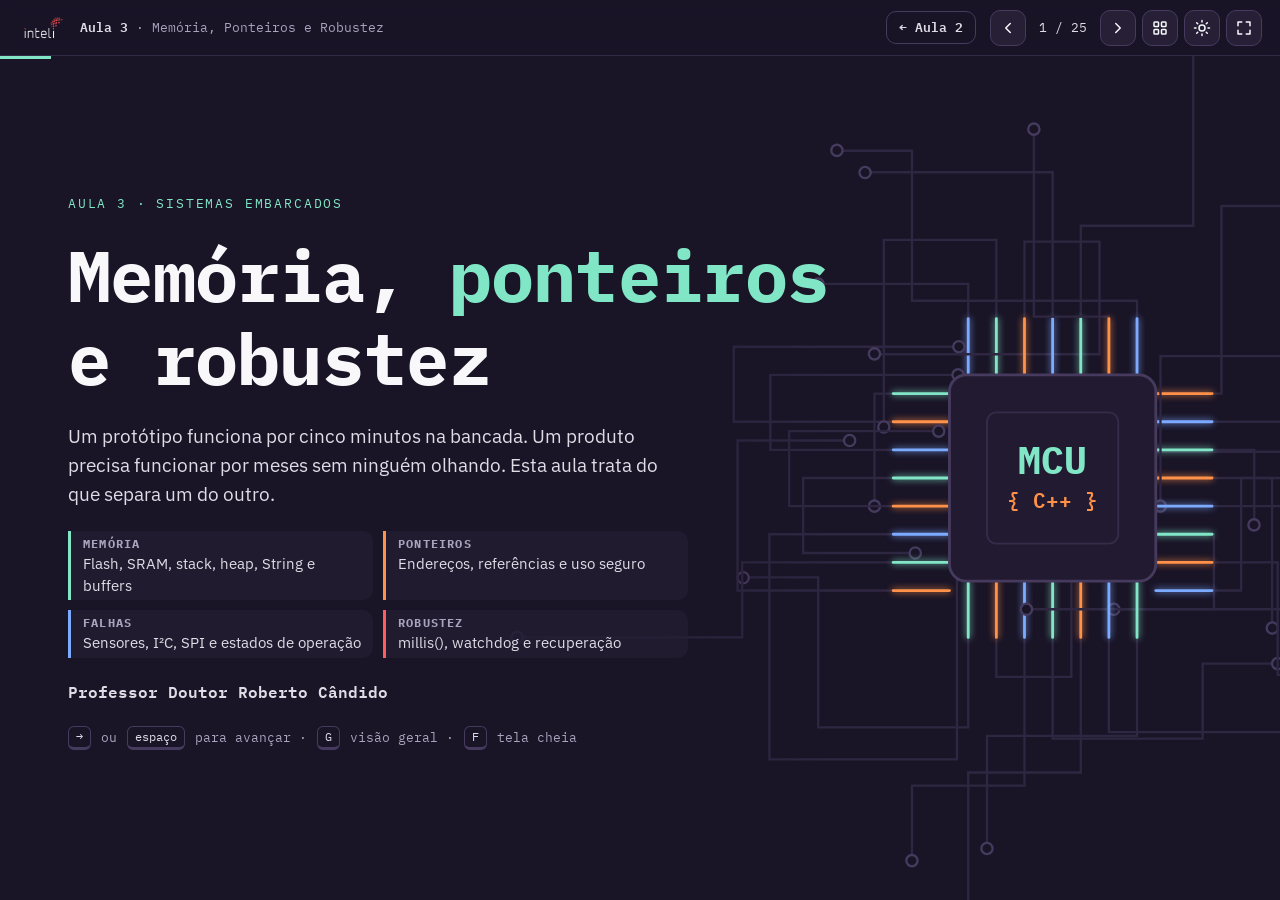
<file: aulas/aula-3/index.html>
<!doctype html>
<html lang="pt-BR">
<head>
<meta charset="utf-8">
<meta name="viewport" content="width=device-width, initial-scale=1">
<title>Memória, Ponteiros e Robustez</title>
<meta name="description" content="Aula 3 — Gerenciamento de memória, ponteiros, detecção de falhas de sensores e periféricos, watchdog e recuperação em sistemas embarcados.">
<link rel="icon" href="assets/img/logo.png">
<link rel="preconnect" href="https://fonts.googleapis.com">
<link rel="preconnect" href="https://fonts.gstatic.com" crossorigin>
<link href="https://fonts.googleapis.com/css2?family=IBM+Plex+Mono:wght@400;500;600;700&family=IBM+Plex+Sans:wght@400;500;600&display=swap" rel="stylesheet">
<link rel="stylesheet" href="css/style.css">
<script src="js/theme.js"></script>
</head>
<body>

<header class="topbar">
  <img class="logo" src="assets/img/logo.png" alt="Inteli">
  <div class="deck-title"><b>Aula 3</b> · Memória, Ponteiros e Robustez</div>
  <span class="spacer"></span>
  <a class="btn ghost back-link" href="../../aulas/aula-2/index.html" title="Voltar para a Aula 2">← Aula 2</a>
  <nav class="nav" aria-label="Navegação dos slides">
    <button class="icon-btn" id="btnPrev" title="Anterior (←)" aria-label="Slide anterior"><svg viewBox="0 0 24 24"><path d="M15 18l-6-6 6-6"/></svg></button>
    <span class="counter" id="counter">1 / 25</span>
    <button class="icon-btn" id="btnNext" title="Próximo (→)" aria-label="Próximo slide"><svg viewBox="0 0 24 24"><path d="M9 6l6 6-6 6"/></svg></button>
    <button class="icon-btn" id="btnGrid" title="Visão geral (G)" aria-label="Visão geral"><svg viewBox="0 0 24 24"><rect x="4" y="4" width="6" height="6" rx="1"/><rect x="14" y="4" width="6" height="6" rx="1"/><rect x="4" y="14" width="6" height="6" rx="1"/><rect x="14" y="14" width="6" height="6" rx="1"/></svg></button>
    <button class="icon-btn theme-btn" id="btnTheme" title="Tema claro/escuro (T)" aria-label="Alternar tema claro/escuro"><svg class="i-sun" viewBox="0 0 24 24"><circle cx="12" cy="12" r="4"/><path d="M12 2v2M12 20v2M4.9 4.9l1.4 1.4M17.7 17.7l1.4 1.4M2 12h2M20 12h2M4.9 19.1l1.4-1.4M17.7 6.3l1.4-1.4"/></svg><svg class="i-moon" viewBox="0 0 24 24"><path d="M21 12.8A9 9 0 1 1 11.2 3a7 7 0 0 0 9.8 9.8z"/></svg></button>
    <button class="icon-btn" id="btnFull" title="Tela cheia (F)" aria-label="Tela cheia"><svg viewBox="0 0 24 24"><path d="M4 9V4h5M20 9V4h-5M4 15v5h5M20 15v5h-5"/></svg></button>
  </nav>
</header>
<div class="progress" id="progress"></div>
<div class="overview" id="overview" aria-hidden="true"><div class="grid" id="overviewGrid"></div></div>

<main class="deck" id="deck">

<!-- ============ 1. CAPA ============ -->
<section class="slide cover" data-title="Memória, Ponteiros e Robustez" data-section="Introdução">
  <svg class="traces" data-sim="traces" viewBox="0 0 1600 900" preserveAspectRatio="xMidYMid slice" aria-hidden="true"></svg>
  <div class="wrap">
    <p class="kicker">Aula 3 · Sistemas embarcados</p>
    <h1>Memória, <span>ponteiros</span><br>e robustez</h1>
    <p class="lead">Um protótipo funciona por cinco minutos na bancada. Um produto precisa funcionar por meses sem ninguém olhando. Esta aula trata do que separa um do outro.</p>
    <div class="agenda" style="grid-template-columns:repeat(2,minmax(0,1fr));max-width:620px">
      <div><b>Memória</b>Flash, SRAM, stack, heap, String e buffers</div>
      <div><b>Ponteiros</b>Endereços, referências e uso seguro</div>
      <div><b>Falhas</b>Sensores, I²C, SPI e estados de operação</div>
      <div style="border-color:var(--red)"><b>Robustez</b>millis(), watchdog e recuperação</div>
    </div>
    <p class="author">Professor Doutor Roberto Cândido</p>
    <p class="start-hint"><span class="kbd">→</span> ou <span class="kbd">espaço</span> para avançar · <span class="kbd">G</span> visão geral · <span class="kbd">F</span> tela cheia</p>
  </div>
</section>

<!-- ============ 2. UNO × ESP32 ============ -->
<section class="slide" data-title="Arduino Uno × ESP32: quanta memória cada um tem" data-section="Memória">
  <div class="wrap">
    <p class="kicker">Gerenciamento de memória</p>
    <h2>Arduino Uno × ESP32</h2>
    <div class="cards two">
      <div class="card blue"><h3>Arduino Uno R3</h3><p>Microcontrolador ATmega328P</p>
        <table class="ttable">
          <tbody>
            <tr><td>RAM (SRAM)</td><td class="diff">2 KB</td></tr>
            <tr><td>Flash</td><td>32 KB</td></tr>
            <tr><td>EEPROM</td><td>1 KB</td></tr>
          </tbody>
        </table>
      </div>
      <div class="card mint"><h3>ESP32 clássico</h3><p>Microcontrolador com Wi‑Fi e Bluetooth</p>
        <table class="ttable">
          <tbody>
            <tr><td>RAM interna</td><td>~520 KB</td></tr>
            <tr><td>Flash</td><td>4 MB*</td></tr>
            <tr><td>PSRAM</td><td>opcional</td></tr>
          </tbody>
        </table>
      </div>
    </div>
    <p class="hint">* Valores típicos, não universais: a Flash e a presença de PSRAM variam conforme a placa. Nem toda a RAM interna do ESP32 fica disponível para as variáveis da aplicação.</p>
    <div class="cards three">
      <div class="card tight blue"><h3>Flash</h3><p>Guarda o <b>programa</b>. Não se apaga ao desligar.</p><span class="ex">o livro de receitas</span></div>
      <div class="card tight mint"><h3>RAM</h3><p>Guarda os <b>dados enquanto o programa roda</b>. Perde tudo ao desligar.</p><span class="ex">a bancada de trabalho</span></div>
      <div class="card tight orange"><h3>EEPROM</h3><p>Guarda <b>pequenos dados</b> que precisam sobreviver ao desligamento.</p><span class="ex">o caderninho de anotações</span></div>
    </div>
    <div class="note">A grande diferença: o Uno tem apenas <b>2 KB de SRAM</b>. O ESP32 tem muito mais memória e oferece multitarefa, Wi‑Fi e Bluetooth, mas isso também traz mais consumo de memória e mais tarefas disputando os mesmos recursos.</div>
  </div>
</section>

<!-- ============ 3. COMO A RAM É ORGANIZADA ============ -->
<section class="slide" data-title="Como a RAM é organizada" data-section="Memória">
  <div class="wrap">
    <p class="kicker">Gerenciamento de memória</p>
    <h2>Como a RAM é organizada?</h2>
    <div class="grid-2 wide-right">
      <div class="stack" style="gap:12px">
        <p class="lead sm">De forma simplificada, podemos imaginar a RAM dividida em <b>três áreas</b>, cada uma com uma finalidade:</p>
        <div class="card tight mint"><h3>Memória estática · .data e .bss</h3><p>Variáveis <b>globais</b> e <code>static</code>. Existem durante toda a execução.</p></div>
        <div class="card tight orange"><h3>Heap</h3><p>Memória pedida <b>durante a execução</b>, por exemplo com <code>malloc()</code>, <code>new</code> ou certas operações com <code>String</code>.</p></div>
        <div class="card tight yellow"><h3>Stack (pilha)</h3><p>Variáveis <b>locais</b>, parâmetros e endereços de retorno das funções.</p></div>
        <p class="hint">Diagrama conceitual, fora de escala. As áreas não são necessariamente blocos contíguos nem têm tamanhos fixos; a organização exata depende da arquitetura.</p>
      </div>
      <div class="sim" data-sim="memmap">
        <div class="sim-head"><span class="sim-title">Onde mora cada variável? · clique no código</span><button class="btn ghost sm" data-act="next">Próxima linha ▶</button></div>
        <div class="grid-2" style="grid-template-columns:1.1fr 1fr;gap:12px;align-items:start">
          <pre class="code sm pick" data-o="code"></pre>
          <svg class="stage" viewBox="0 0 320 352" role="img" aria-label="Flash, memória estática, heap e stack" style="max-height:360px"></svg>
        </div>
        <p class="step-caption" data-o="desc"></p>
      </div>
    </div>
  </div>
</section>

<!-- ============ 4. MEMÓRIA ESTÁTICA ============ -->
<section class="slide" data-title="Memória estática: variáveis globais e static" data-section="Memória">
  <div class="wrap">
    <p class="kicker">Gerenciamento de memória</p>
    <h2>Memória estática: globais e <code style="font-size:.8em">static</code></h2>
    <div class="grid-2 even">
      <div class="stack" style="gap:12px">
        <p class="def">Variáveis que existem durante <b>toda a execução</b> do programa. O espaço é reservado pelo compilador antes de gravar a placa.</p>
        <pre class="code sm" data-hl="">
int temperatura = 25;   // global com valor: .data
int contador;           // global sem valor (zero): .bss

void setup() {
  static int inicializacoes = 0;
  inicializacoes++;     // mantém o valor entre chamadas
}</pre>
        <ul class="bullets small">
          <li><code>temperatura</code> vai para <b>.data</b>: tem valor inicial diferente de zero.</li>
          <li><code>contador</code> vai para <b>.bss</b>: começa valendo zero.</li>
          <li><code>inicializacoes</code> é local de <code>setup()</code>, mas o <code>static</code> faz ela <b>lembrar</b> o valor durante toda a execução.</li>
        </ul>
        <div class="note"><b>Quando usar</b>: estados que precisam persistir, contadores, tabelas de configuração, buffers de tamanho conhecido. <b>Cuidado</b>: ocupam RAM o tempo todo, mesmo quando ninguém as usa.</div>
      </div>
      <div class="sim" data-sim="scope">
        <div class="sim-head"><span class="sim-title">Chame as funções e observe</span>
          <div class="btn-row"><button class="btn" data-act="call">contar()</button><button class="btn orange" data-act="other">outra()</button><button class="btn ghost" data-act="reset">↺ reset</button></div></div>
        <pre class="code sm" data-o="code"></pre>
        <div class="vboxes">
          <div class="vbox blue" data-o="bTotal"><span class="k">global</span><span class="n">total</span><span class="v" data-o="vTotal">0</span><span class="r">.data · vive sempre</span></div>
          <div class="vbox mint" data-o="bLocal"><span class="k">local</span><span class="n">local</span><span class="v" data-o="vLocal">—</span><span class="r">stack · só na chamada</span></div>
          <div class="vbox orange" data-o="bVezes"><span class="k">static local</span><span class="n">vezes</span><span class="v" data-o="vVezes">0</span><span class="r">.bss · persiste</span></div>
        </div>
        <pre class="console" data-o="log" style="height:80px"></pre>
        <p class="step-caption" data-o="desc"></p>
        <p class="hint"><code>static</code> muda de sentido conforme o lugar: <b>dentro</b> de uma função, faz a variável durar a execução toda; <b>fora</b> de uma função, faz ela ser visível só naquele arquivo.</p>
      </div>
    </div>
  </div>
</section>

<!-- ============ 5. STACK ============ -->
<section class="slide" data-title="Stack: a pilha de execução" data-section="Memória">
  <div class="wrap">
    <p class="kicker">Gerenciamento de memória</p>
    <h2>Stack: a pilha de execução</h2>
    <div class="grid-2 even">
      <div class="stack" style="gap:12px">
        <p class="def">Como uma <b>pilha de pratos</b>: cada função chamada coloca um prato com suas variáveis locais; quando ela termina, o prato é retirado e o espaço volta a ser usado.</p>
        <div class="grid-2" style="grid-template-columns:1.1fr 1fr;gap:12px;align-items:start">
          <pre class="code sm" data-hl="">
void funcaoC() {
  int x = 10;
}
void funcaoB() {
  int y = 20;
  funcaoC();
}
void funcaoA() {
  int z = 30;
  funcaoB();
}</pre>
          <div class="stack" style="gap:6px">
            <span class="hint">topo da pilha ↑</span>
            <div class="frames static" style="min-height:0">
              <div class="frame"><div class="fn">funcaoA()</div><div class="lv">z = <b>30</b></div></div>
              <div class="frame"><div class="fn">funcaoB()</div><div class="lv">y = <b>20</b></div></div>
              <div class="frame"><div class="fn">funcaoC()</div><div class="lv">x = <b>10</b></div></div>
            </div>
          </div>
        </div>
        <p class="lead sm">A chama B, B chama C: a pilha cresce. Quando C termina, o quadro dela sai e B continua de onde parou.</p>
      </div>
      <div class="stack" style="gap:12px">
        <div class="card tight red"><h3>O problema: estouro de stack</h3><p>No Uno, a stack divide os escassos <b>2 KB</b> com todo o resto. Veja este código:</p></div>
        <pre class="code sm" data-hl="2">
void processar() {
  int dados[500];   // int no Uno = 2 bytes → 1.000 bytes!
}</pre>
        <div class="stack" style="gap:4px">
          <span class="hint">SRAM do Uno · 2.048 bytes</span>
          <div class="membar"><span class="m" style="flex:200">estática</span><span class="f" style="flex:848">livre</span><span class="r" style="flex:1000">dados[500] · 1000 B</span></div>
        </div>
        <p class="lead sm">Metade de toda a RAM em uma única variável local. Se a pilha passar do espaço disponível (<b>stack overflow</b>), ela invade outras regiões e o programa se comporta de forma imprevisível.</p>
        <div class="note warn">Outro risco é a <b>recursão profunda</b>: uma função que chama a si mesma muitas vezes empilha um quadro a cada chamada.</div>
        <div class="note ok"><b>Boa prática</b>: evite vetores locais grandes no Uno, limite a profundidade das chamadas e dimensione buffers com cuidado.</div>
      </div>
    </div>
  </div>
</section>

<!-- ============ 6. HEAP ============ -->
<section class="slide" data-title="Heap: memória alocada dinamicamente" data-section="Memória">
  <div class="wrap">
    <p class="kicker">Gerenciamento de memória</p>
    <h2>Heap: memória alocada dinamicamente</h2>
    <div class="grid-2 even">
      <div class="stack" style="gap:12px">
        <p class="def orange">O heap permite <b>reservar memória durante a execução</b>, quando o tamanho dos dados só é conhecido com o programa rodando.</p>
        <pre class="code sm" data-hl="2,5">
void loop() {
  int* dados = new int[100];   // pede memória

  // utiliza o vetor...

  delete[] dados;              // devolve memória
  delay(1000);
}</pre>
        <div class="card tight orange"><h3>Dois problemas</h3><ul>
          <li><b>O heap acaba</b>: se não houver memória, a alocação falha.</li>
          <li><b>Fragmentação</b>: pedir e devolver blocos de tamanhos variados deixa “buracos”. Há memória livre no total, mas nenhum bloco <b>contínuo</b> grande o bastante.</li></ul></div>
        <p class="analogy">Como um estacionamento com 10 vagas livres espalhadas: cabem 10 carros, mas nenhum ônibus.</p>
      </div>
      <div class="sim" data-sim="heap">
        <div class="sim-head"><span class="sim-title">Heap de 32 KB · veja a fragmentação acontecer</span>
          <div class="btn-row"><button class="btn" data-act="alloc">malloc(1–4 KB)</button><button class="btn ghost" data-act="free">free()</button><button class="btn ghost" data-act="frag">fragmentar</button><button class="btn ghost" data-act="reset">↺</button></div></div>
        <div class="heap" data-o="heap"></div>
        <div class="scale"><span>0 KB</span><span>16 KB</span><span>32 KB</span></div>
        <div class="stats">
          <div class="stat mint"><span>livre total</span><b data-o="free">–</b></div>
          <div class="stat blue"><span>maior bloco livre</span><b data-o="big">–</b></div>
          <div class="stat orange"><span>fragmentação</span><b data-o="frag">–</b></div>
        </div>
        <div class="btn-row"><button class="btn orange" data-act="big">malloc(6 KB)</button><span class="hint">Clique em “fragmentar” e depois tente alocar 6 KB.</span></div>
        <p class="step-caption" data-o="msg"></p>
      </div>
    </div>
  </div>
</section>

<!-- ============ 7. STRING × BUFFER FIXO ============ -->
<section class="slide" data-title="String × buffer de tamanho fixo" data-section="Memória">
  <div class="wrap">
    <p class="kicker">Gerenciamento de memória</p>
    <h2>E a classe <code style="font-size:.8em">String</code>?</h2>
    <p class="lead sm">No Arduino, operações com <code>String</code> podem fazer <b>alocações no heap</b> escondidas. O código funciona, mas textos que crescem e diminuem a cada volta do <code>loop()</code> geram muitas alocações. Com pouca RAM, isso merece atenção.</p>
    <div class="grid-2 even">
      <div class="card orange"><h3>Com String · usa o heap</h3>
        <pre class="code sm" data-hl="2,3,4">
void loop() {
  String mensagem = "Temperatura: ";
  mensagem += String(25);
  mensagem += " C";

  Serial.println(mensagem);
}</pre>
        <p>Cada <code>+=</code> pode pedir um bloco maior e copiar o texto. Repetido milhares de vezes, fragmenta o heap.</p>
      </div>
      <div class="card mint"><h3>Com buffer fixo · consumo previsível</h3>
        <pre class="code sm" data-hl="2,5">
void loop() {
  char mensagem[32];         // local: fica na stack
  int temperatura = 25;

  snprintf(mensagem, sizeof(mensagem),
           "Temperatura: %d C", temperatura);

  Serial.println(mensagem);
}</pre>
        <p><code>snprintf()</code> escreve <b>no máximo</b> <code>sizeof(mensagem)</code> bytes: nunca passa do limite do buffer.</p>
      </div>
    </div>
    <div class="note">Se o buffer for grande ou precisar manter o valor entre chamadas, declare-o como <b>global</b> ou <code>static</code>: assim ele sai da stack e vai para a memória estática.</div>
  </div>
</section>

<!-- ============ 8. O QUE MUDA NO ESP32 ============ -->
<section class="slide" data-title="O que muda no ESP32" data-section="Memória">
  <div class="wrap">
    <p class="kicker">Gerenciamento de memória</p>
    <h2>O que muda no ESP32?</h2>
    <div class="grid-2 wide-right">
      <div class="stack" style="gap:12px">
        <p class="def">Mais memória, mas um gerenciamento <b>mais complexo</b>.</p>
        <ul class="bullets small">
          <li>A aplicação usa a memória interna para variáveis, stack, heap e outras estruturas.</li>
          <li>O <b>FreeRTOS</b> gerencia tarefas, e <b>cada tarefa tem sua própria stack</b>.</li>
          <li>Wi‑Fi, Bluetooth e bibliotecas também consomem memória.</li>
          <li>Algumas placas têm <b>PSRAM</b> extra, útil para buffers grandes.</li>
        </ul>
        <div class="note warn">Uma tarefa com stack pequena demais pode estourar <b>mesmo com bastante heap livre</b>: são áreas diferentes.</div>
        <pre class="code sm" data-hl="">
Serial.printf("Heap livre: %u bytes\n",
              ESP.getFreeHeap());
Serial.printf("Menor heap livre: %u bytes\n",
              ESP.getMinFreeHeap());</pre>
        <p class="hint"><code>getFreeHeap()</code>: livre agora. <code>getMinFreeHeap()</code>: o menor valor desde o boot. Nenhuma das duas mede a stack de cada tarefa.</p>
      </div>
      <div class="sim" data-sim="heapmon">
        <div class="sim-head"><span class="sim-title">48 horas em 48 segundos</span>
          <div class="btn-row"><div class="seg" data-seg="mode"><button data-v="fixo" aria-pressed="true">buffers fixos</button><button data-v="frag" aria-pressed="false">String no loop</button><button data-v="leak" aria-pressed="false">new sem delete</button></div><button class="btn ghost sm" data-act="reset">↺</button></div></div>
        <canvas data-c="plot" height="210"></canvas>
        <div class="stats">
          <div class="stat mint"><span>getFreeHeap</span><b data-o="free">–</b></div>
          <div class="stat orange"><span>getMinFreeHeap</span><b data-o="min">–</b></div>
          <div class="stat blue"><span>getMaxAllocHeap</span><b data-o="max">–</b></div>
          <div class="stat red"><span>reinícios</span><b data-o="boots">0</b></div>
        </div>
        <pre class="console" data-o="log" style="height:96px"></pre>
        <p class="hint"><b>free</b> caindo sem parar: vazamento. <b>free</b> estável e <b>maxAlloc</b> caindo: fragmentação.</p>
      </div>
    </div>
  </div>
</section>

<!-- ============ 9. FLASH ============ -->
<section class="slide" data-title="Flash: onde fica o programa" data-section="Memória">
  <div class="wrap">
    <p class="kicker">Gerenciamento de memória</p>
    <h2>Flash: onde fica o programa?</h2>
    <div class="grid-2 even">
      <div class="stack" style="gap:12px">
        <p class="def blue">A Flash é <b>não volátil</b>: mantém os dados mesmo sem energia. Ela guarda o <b>firmware</b> gravado na placa: o código e os dados constantes.</p>
        <pre class="code sm" data-hl="">
const char mensagem[] = "Sistema iniciado";</pre>
        <div class="note warn">Ser <code>const</code> <b>não garante</b> que a variável fique só na Flash. Isso depende da arquitetura, do compilador e do ambiente.</div>
      </div>
      <div class="stack" style="gap:12px">
        <div class="card tight blue"><h3>No Arduino Uno: PROGMEM</h3><p>A macro <code>PROGMEM</code> coloca dados constantes explicitamente na memória de programa, <b>economizando SRAM</b>.</p></div>
        <pre class="code sm" data-hl="3">
#include &lt;avr/pgmspace.h&gt;

const char texto[] PROGMEM = "Ola, Arduino";</pre>
        <p class="lead sm">Para textos fixos no <code>Serial.print</code>, o atalho é <code>F()</code>: <code>Serial.println(F("Iniciando..."));</code></p>
        <div class="note">No ESP32, as constantes e o acesso à Flash seguem mecanismos diferentes. <code>PROGMEM</code> <b>não é</b> uma regra universal para todas as placas.</div>
      </div>
    </div>
  </div>
</section>

<!-- ============ 10. RESUMO DA MEMÓRIA ============ -->
<section class="slide" data-title="Resumo: tipos de memória" data-section="Memória">
  <div class="wrap">
    <p class="kicker">Gerenciamento de memória</p>
    <h2>Resumo</h2>
    <table class="cmp">
      <thead><tr><th>Tipo</th><th>Finalidade</th><th>Principal cuidado</th></tr></thead>
      <tbody>
        <tr><td>.data</td><td class="n">variáveis estáticas com valor inicial diferente de zero</td><td class="n b">consumo permanente de RAM</td></tr>
        <tr><td>.bss</td><td class="n">variáveis estáticas inicializadas com zero</td><td class="n b">consumo permanente de RAM</td></tr>
        <tr><td>Stack</td><td class="n">chamadas de funções e variáveis locais</td><td class="n b">estouro por vetores grandes ou chamadas profundas</td></tr>
        <tr><td>Heap</td><td class="n">alocação dinâmica de memória</td><td class="n b">falha de alocação e fragmentação</td></tr>
        <tr><td>Flash</td><td class="n">firmware e dados constantes do programa</td><td class="n b">capacidade limitada; escrita depende do mecanismo usado</td></tr>
        <tr><td>EEPROM</td><td class="n">pequenos dados que sobrevivem ao desligamento</td><td class="n b">capacidade e vida útil de escrita limitadas</td></tr>
      </tbody>
    </table>
    <div class="note ok">Regra de bolso: <b>tamanho conhecido → reserve na compilação</b> (global, <code>static</code> ou array fixo). Use o heap só quando não houver alternativa, e de preferência <b>uma única vez</b> no <code>setup()</code>.</div>
  </div>
</section>

<!-- ============ PEER INSTRUCTION 1 ============ -->
<section class="slide pi" data-title="Pergunta: memória sobrando, malloc falhando" data-section="Peer Instruction">
  <div class="wrap">
    <p class="kicker">Peer Instruction · Pergunta 1 de 3</p>
    <h2>Memória sobrando, malloc falhando</h2>
    <p class="lead">Depois de 3 dias ligado, um ESP32 registra no log: <code>free=96000 maxAlloc=7800</code>. Nesse momento, a conexão segura (TLS) precisa alocar <b>16 KB</b> de uma vez e falha. Qual a causa mais provável?</p>
    <div class="pi-opts">
      <div class="opt"><span class="letter">A</span><p>Vazamento de memória: o heap acabou</p></div>
      <div class="opt" data-ok><span class="letter">B</span><p>Fragmentação: há memória livre, mas nenhum bloco contínuo de 16 KB</p></div>
      <div class="opt"><span class="letter">C</span><p>Estouro da stack da tarefa principal</p></div>
      <div class="opt"><span class="letter">D</span><p>A Flash está cheia</p></div>
    </div>
    <div class="pi-foot">
      <p class="pi-steps">1º voto individual → discuta com um colega → 2º voto</p>
      <button class="btn" data-pi-reveal>Revelar resposta</button>
    </div>
    <div class="note ok pi-exp">São 96 KB livres, mas o maior pedaço contínuo tem só 7,8 KB: o heap está fragmentado. Um vazamento faria o <code>free</code> cair, e não só o <code>maxAlloc</code>. A correção é parar de alocar e liberar dentro do <code>loop()</code> (Strings temporárias, <code>new</code> a cada leitura) e usar buffers fixos.</div>
  </div>
</section>

<!-- ============ 12. PONTEIROS ============ -->
<section class="slide" data-title="Ponteiros, endereços e referências" data-section="Ponteiros">
  <div class="wrap">
    <p class="kicker blue">Ponteiros e uso seguro da memória</p>
    <h2>Ponteiros: guardar <i>onde</i> está o dado</h2>
    <div class="grid-2 even">
      <div class="stack" style="gap:12px">
        <p class="def blue">Toda variável mora em um <b>endereço</b> da memória, como uma casa em uma rua. Um <b>ponteiro</b> é uma variável que guarda esse endereço: ele não guarda o dado, guarda <b>onde</b> o dado está.</p>
        <pre class="code sm" data-hl="">
int x = 25;      // uma variável comum
int* p = &amp;x;     // p guarda o endereço de x

*p = 30;         // "vá até o endereço em p e grave 30"
// agora x vale 30</pre>
        <table class="cmp sm">
          <thead><tr><th>Escrita</th><th>Leia como</th></tr></thead>
          <tbody>
            <tr><td>&amp;x</td><td class="n">“o endereço de x”</td></tr>
            <tr><td>int* p</td><td class="n">“p guarda o endereço de um int”</td></tr>
            <tr><td>*p</td><td class="n">“o valor que está no endereço guardado em p”</td></tr>
            <tr><td>int&amp; r = x</td><td class="n"><b>referência</b>: um apelido para x (não pode ser nula)</td></tr>
          </tbody>
        </table>
      </div>
      <div class="stack" style="gap:14px">
        <span class="hint">Como fica na memória:</span>
        <div class="ptrd">
          <div class="pbox mint"><div class="nm">x</div><div class="vl">30</div><div class="ad">endereço 0x100</div></div>
          <span class="arr">◀── aponta ──</span>
          <div class="pbox blue"><div class="nm">p</div><div class="vl">0x100</div><div class="ad">endereço 0x104</div></div>
        </div>
        <p class="lead sm">O valor de <code>p</code> é um <b>endereço</b> (0x100). Usar <code>*p</code> é seguir a seta e mexer em <code>x</code>.</p>
        <div class="card tight blue"><h3>Para que servem</h3><ul>
          <li>Funções que alteram variáveis de quem as chamou</li>
          <li>Passar dados grandes sem copiar</li>
          <li>Percorrer arrays e textos (<code>char*</code>)</li>
          <li>Acessar memória do heap (<code>new</code> devolve um ponteiro)</li></ul></div>
      </div>
    </div>
  </div>
</section>

<!-- ============ 13. VALOR, REFERÊNCIA, PONTEIRO ============ -->
<section class="slide" data-title="Passagem por valor, referência e ponteiro" data-section="Ponteiros">
  <div class="wrap">
    <p class="kicker blue">Ponteiros e uso seguro da memória</p>
    <h2>Valor × referência × ponteiro</h2>
    <p class="lead sm">A mesma função, “somar 1”, escrita de três formas. Em todas, o <code>loop()</code> começa com <code>int x = 5;</code></p>
    <div class="cards three">
      <div class="card tight orange"><h3>Por valor</h3>
        <pre class="code sm" data-hl="">
void somar(int v) {
  v = v + 1;
}
somar(x);</pre>
        <p>A função recebe uma <b>cópia</b>. Mexe na cópia.</p>
        <span class="res c-orange">x continua 5</span></div>
      <div class="card tight mint"><h3>Por referência</h3>
        <pre class="code sm" data-hl="">
void somar(int&amp; v) {
  v = v + 1;
}
somar(x);</pre>
        <p>A função recebe um <b>apelido</b> para x.</p>
        <span class="res c-mint">x vira 6</span></div>
      <div class="card tight blue"><h3>Por ponteiro</h3>
        <pre class="code sm" data-hl="">
void somar(int* v) {
  *v = *v + 1;
}
somar(&amp;x);</pre>
        <p>A função recebe o <b>endereço</b> de x.</p>
        <span class="res c-blue">x vira 6</span></div>
    </div>
    <div class="note">Qual usar? <b>Valor</b> para tipos pequenos que a função só lê (<code>int</code>, <code>float</code>). <b>Referência</b> quando a função precisa alterar o original, ou <code>const&amp;</code> para ler structs grandes sem copiar. <b>Ponteiro</b> quando “nenhum” (<code>nullptr</code>) é uma resposta válida, ou para arrays.</div>
  </div>
</section>

<!-- ============ 14. ERROS COMUNS COM PONTEIROS ============ -->
<section class="slide" data-title="Três erros comuns com ponteiros e arrays" data-section="Ponteiros">
  <div class="wrap">
    <p class="kicker blue">Ponteiros e uso seguro da memória</p>
    <h2>Três erros comuns e como evitar</h2>
    <div class="cards three">
      <div class="card tight red"><h3>1. Usar um ponteiro nulo</h3>
        <p><code>malloc</code> devolve <code>nullptr</code> quando não há memória. Usar esse ponteiro trava o ESP32 (no Uno, corrompe a memória em silêncio).</p>
        <pre class="code sm" data-hl="">
int* buf = (int*) malloc(TAM);
if (buf == nullptr) {
  Serial.println("sem memoria");
  return;          // não usa buf
}</pre>
        <span class="res c-mint">✓ sempre confira antes de usar</span></div>
      <div class="card tight red"><h3>2. Sair do array</h3>
        <p>O C++ <b>não confere</b> o índice. <code>v[5]</code> em um array de 5 posições escreve em outra variável.</p>
        <pre class="code sm" data-hl="">
int v[5];   // índices 0 a 4
// ✗ i &lt;= 5 acessa v[5]
for (int i = 0; i &lt;= 5; i++) v[i] = 0;
// ✓ i &lt; 5
for (int i = 0; i &lt; 5; i++) v[i] = 0;</pre>
        <span class="res c-mint">✓ compare o índice com o tamanho</span></div>
      <div class="card tight red"><h3>3. Apontar para algo que já morreu</h3>
        <p>Uma variável local deixa de existir no fim da função. Devolver o endereço dela é um <b>ponteiro pendente</b>.</p>
        <pre class="code sm" data-hl="">
int* criar() {
  int valor = 42;
  return &amp;valor;  // ✗ valor morre aqui
}</pre>
        <span class="res c-mint">✓ use global, static ou receba um buffer</span></div>
    </div>
    <div class="note warn">Esses erros são traiçoeiros porque o <b>sintoma aparece longe da causa</b>: uma variável “muda sozinha”, o alarme dispara errado, a placa reinicia horas depois.</div>
  </div>
</section>

<!-- ============ PEER INSTRUCTION 2 ============ -->
<section class="slide pi" data-title="Pergunta: a mensagem de status" data-section="Peer Instruction">
  <div class="wrap">
    <p class="kicker">Peer Instruction · Pergunta 2 de 3</p>
    <h2>A mensagem de status</h2>
    <p class="lead">O que este código imprime no ESP32?</p>
    <pre class="code" data-hl="">
const char* status() {
  char msg[20];
  snprintf(msg, sizeof(msg), "OK %d", 42);
  return msg;
}
void loop() { Serial.println(status()); }</pre>
    <div class="pi-opts">
      <div class="opt"><span class="letter">A</span><p>Sempre “OK 42”</p></div>
      <div class="opt"><span class="letter">B</span><p>Erro de compilação</p></div>
      <div class="opt" data-ok><span class="letter">C</span><p>Comportamento indefinido: “OK 42”, lixo ou travamento</p></div>
      <div class="opt"><span class="letter">D</span><p>Uma linha vazia, porque <code>msg</code> é zerada</p></div>
    </div>
    <div class="pi-foot">
      <p class="pi-steps">1º voto individual → discuta com um colega → 2º voto</p>
      <button class="btn" data-pi-reveal>Revelar resposta</button>
    </div>
    <div class="note ok pi-exp"><code>msg</code> vive na stack de <code>status()</code> e deixa de existir no <code>return</code>. O ponteiro devolvido aponta para memória que será reutilizada. Compila, com o aviso <code>address of local variable returned</code>, e com otimização o GCC pode até devolver <code>nullptr</code>. Correções: receber o buffer como parâmetro, usar <code>static char msg[20]</code> ou devolver um tipo por valor.</div>
  </div>
</section>

<!-- ============ 18. COMO SENSORES FALHAM ============ -->
<section class="slide" data-title="Como sensores e periféricos falham" data-section="Falhas">
  <div class="wrap">
    <p class="kicker orange">Detecção de falhas de sensores e periféricos</p>
    <h2>Como sensores e periféricos falham</h2>
    <table class="cmp">
      <thead><tr><th>Tipo de falha</th><th>Causa física típica</th><th>Como aparece no código</th><th>Como detectar</th></tr></thead>
      <tbody>
        <tr><td>ausência de sinal</td><td class="n">fio solto, conector oxidado, sensor sem alimentação</td><td class="n"><code>-127</code> no DS18B20, <code>NaN</code> no DHT, NACK no I²C, ADC flutuando</td><td class="n">valor sentinela, <code>isnan()</code>, código de erro, timeout</td></tr>
        <tr><td>fora da faixa</td><td class="n">curto-circuito, sensor danificado</td><td class="n">ADC preso em 0 ou 4095; <code>85</code> °C no DS18B20 logo após ligar</td><td class="n">limites físicos do sensor e do processo</td></tr>
        <tr><td>travado</td><td class="n">sensor congelado, biblioteca devolvendo a última leitura</td><td class="n">o mesmo valor exato por muito tempo</td><td class="n">contar repetições (sensor real tem ruído)</td></tr>
        <tr><td>pico / ruído</td><td class="n">interferência de motor, relé ou fonte</td><td class="n">uma leitura absurda isolada</td><td class="n">taxa de variação máxima, mediana</td></tr>
        <tr><td>intermitente</td><td class="n">mau contato, vibração</td><td class="n">erros esporádicos que somem sozinhos</td><td class="n">contar falhas em uma janela de tempo</td></tr>
        <tr><td>deriva</td><td class="n">envelhecimento, sujeira, umidade</td><td class="n">erro cresce lentamente, valores plausíveis</td><td class="n">referência externa, calibração periódica</td></tr>
      </tbody>
    </table>
    <div class="grid-2 even" style="gap:14px">
      <div class="def orange"><b>Leitura suspeita</b>: uma leitura viola uma regra. Pode ser só ruído. Descarta-se e mantém-se o último valor bom, sem alarme.</div>
      <div class="def red"><b>Falha confirmada</b>: N leituras suspeitas seguidas (ou X em uma janela). Muda o estado do sistema e dispara a resposta.</div>
    </div>
    <p class="hint">Reagir à primeira leitura ruim gera alarmes falsos; esperar demais atrasa a resposta. O N é um compromisso entre os dois.</p>
  </div>
</section>

<!-- ============ 17. VALIDAÇÃO ============ -->
<section class="slide" data-title="Leituras fora da faixa: suspeita × falha confirmada" data-section="Falhas">
  <div class="wrap">
    <p class="kicker orange">Detecção de falhas de sensores e periféricos</p>
    <h2>Validando cada leitura</h2>
    <div class="grid-2 even">
      <div class="stack" style="gap:12px">
        <p class="lead sm">Antes de usar uma leitura, faça três perguntas:</p>
        <ul class="bullets small">
          <li><b>Faixa</b>: o valor é fisicamente possível? (DS18B20: −40 a 85 °C)</li>
          <li><b>Taxa</b>: mudou rápido demais? Água não esquenta 12 °C em 0,25 s.</li>
          <li><b>Travado</b>: é o mesmo valor exato várias vezes seguidas? Sensor real tem ruído.</li>
        </ul>
        <pre class="code sm" data-hl="">
bool plausivel(float t) {
  return t &gt; -40 &amp;&amp; t &lt; 85;
}
if (!plausivel(t)) suspeitas++;          // 1 ruim = suspeita
else { suspeitas = 0; ultimaBoa = t; }
if (suspeitas &gt;= 3) estado = FALHA;      // 3 seguidas = falha</pre>
        <div class="note">O controle usa sempre o <b>último valor válido</b>, nunca a leitura suspeita.</div>
      </div>
      <div class="stack" style="gap:12px">
        <span class="hint">Exemplo: o fio do sensor solta na leitura 5</span>
        <table class="cmp sm">
          <thead><tr><th>Leitura</th><th>Valor</th><th>Avaliação</th><th>suspeitas</th><th>Valor usado</th></tr></thead>
          <tbody>
            <tr><td>1</td><td class="n">25,1</td><td class="n g">válida</td><td class="n">0</td><td class="n">25,1</td></tr>
            <tr><td>2</td><td class="n">25,3</td><td class="n g">válida</td><td class="n">0</td><td class="n">25,3</td></tr>
            <tr><td>3</td><td class="n">−127</td><td class="n b">suspeita (ruído?)</td><td class="n">1</td><td class="n">25,3</td></tr>
            <tr><td>4</td><td class="n">25,2</td><td class="n g">válida: era ruído</td><td class="n">0</td><td class="n">25,2</td></tr>
            <tr><td>5</td><td class="n">−127</td><td class="n b">suspeita</td><td class="n">1</td><td class="n">25,2</td></tr>
            <tr><td>6</td><td class="n">−127</td><td class="n b">suspeita</td><td class="n">2</td><td class="n">25,2</td></tr>
            <tr><td>7</td><td class="n">−127</td><td class="n" style="color:var(--red)"><b>FALHA confirmada</b></td><td class="n">3</td><td class="n">estado seguro</td></tr>
          </tbody>
        </table>
        <p class="hint">Uma leitura ruim isolada (linha 3) não gera alarme. Só três seguidas confirmam a falha. Reagir cedo demais gera alarmes falsos; esperar demais atrasa a resposta.</p>
      </div>
    </div>
  </div>
</section>

<!-- ============ 20. AUSÊNCIA DE SINAL ============ -->
<section class="slide" data-title="Ausência de sinal e limites do diagnóstico por software" data-section="Falhas">
  <div class="wrap">
    <p class="kicker orange">Detecção de falhas de sensores e periféricos</p>
    <h2>Ausência de sinal e os limites do software</h2>
    <div class="grid-2 wide-right">
      <div class="stack" style="gap:12px">
        <div class="card tight blue"><h3>Sensor digital</h3><p>A ausência costuma ser explícita: a biblioteca devolve um código de erro, <code>NaN</code> ou um valor sentinela, ou a resposta não chega. Toda espera precisa de <b>timeout</b>: “se nada chegar em 2 s, sensor ausente”.</p></div>
        <div class="card tight orange"><h3>Sensor analógico</h3><p>Uma entrada desconectada <b>flutua</b>: capta ruído e devolve números que parecem leituras reais. Um <b>pull-down</b> fraco (100 kΩ) leva o pino a 0 V quando o fio solta. Se o sensor nunca entrega 0 V (faixa útil de 10 % a 90 %), o 0 vira <b>assinatura de falha</b>.</p></div>
        <div class="card tight red"><h3>O que o software não vê</h3><p>O programa só enxerga números. Um sensor travado em um valor plausível, ou com deriva lenta, é <b>indistinguível</b> de uma leitura correta. Isso exige hardware: dois sensores (redundância), uma referência conhecida ou um autoteste.</p></div>
      </div>
      <div class="sim" data-sim="floating">
        <div class="sim-head"><span class="sim-title">Sensor de pressão no GPIO 34 (ADC 12 bits)</span>
          <div class="btn-row"><button class="btn orange sm" data-act="wire" aria-pressed="false">Soltar o fio</button><button class="btn ghost sm" data-act="pd" aria-pressed="false">Pull-down 100 kΩ</button></div></div>
        <canvas data-c="plot" height="200"></canvas>
        <div class="ctl"><label for="flP">Pressão real</label><output data-o="p"></output><input id="flP" type="range" min="0" max="100" step="1" value="40" data-in="p"></div>
        <div class="grid-2 even" style="gap:12px">
          <div class="readout"><span class="muted">analogRead(34)</span><br><span class="big" data-o="raw">–</span></div>
          <div class="readout"><span class="muted">diagnóstico</span><br><span data-o="diag"></span></div>
        </div>
        <p class="hint">Solte o fio sem o pull-down: o programa continua aceitando as leituras.</p>
      </div>
    </div>
  </div>
</section>

<!-- ============ 21. LCD/I2C E MICROSD/SPI ============ -->
<section class="slide" data-title="Verificação de LCD/I2C e microSD/SPI" data-section="Falhas">
  <div class="wrap">
    <p class="kicker orange">Detecção de falhas de sensores e periféricos</p>
    <h2>Verificando LCD (I²C) e microSD (SPI)</h2>
    <div class="grid-2 even">
      <div class="stack" style="gap:12px">
        <div class="cards two" style="gap:12px">
          <div class="card tight blue"><h3>I²C confirma</h3><p>Depois de cada byte, o receptor responde <b>ACK</b>. Se ninguém responde no endereço, há <b>NACK</b> e <code>endTransmission()</code> devolve um código diferente de 0.</p><span class="ex">0 ok · 2 NACK endereço · 3 NACK dado · 5 timeout</span></div>
          <div class="card tight orange"><h3>SPI não confirma</h3><p>O mestre envia e recebe bits mesmo sem ninguém do outro lado. Para saber se o dispositivo existe, é preciso <b>ler algo conhecido</b>: um registrador de identificação, ou a resposta do cartão SD a um comando.</p></div>
        </div>
        <pre class="code sm" data-hl="">
bool lcdPresente() {
  Wire.beginTransmission(0x27);
  return Wire.endTransmission() == 0;
}
bool sdGravar(const char* linha) {
  File f = SD.open("/log.csv", FILE_APPEND);
  if (!f) return false;               // cartão ausente ou corrompido
  size_t n = f.println(linha);
  f.close();
  return n > 0;                       // cartão cheio → 0
}</pre>
        <div class="note warn">Passar no <code>setup()</code> não garante nada: o cartão pode ser removido, o fio pode soltar, um pico de tensão pode reiniciar o LCD. Verifique <b>durante a execução</b>, no <code>loop()</code>.</div>
      </div>
      <div class="sim" data-sim="periph">
        <div class="sim-head"><span class="sim-title">Verificação periódica · 1×/s</span>
          <div class="btn-row"><button class="btn ghost sm" data-act="lcd" aria-pressed="false">Desconectar LCD</button><button class="btn ghost sm" data-act="noise" aria-pressed="false">Mau contato SDA</button><button class="btn ghost sm" data-act="sd" aria-pressed="false">Remover cartão</button></div></div>
        <svg class="stage" viewBox="0 0 560 190" role="img" aria-label="ESP32 ligado a um LCD por I2C e a um cartão microSD por SPI"></svg>
        <div class="btn-row"><span class="pill on" data-o="pl">LCD ok</span><span class="pill on" data-o="ps">SD ok</span></div>
        <pre class="console" data-o="log" style="height:170px"></pre>
      </div>
    </div>
  </div>
</section>

<!-- ============ 20. MILLIS ============ -->
<section class="slide" data-title="millis() em vez de atrasos bloqueantes" data-section="Robustez">
  <div class="wrap">
    <p class="kicker" style="color:var(--red)">Robustez, temporização e recuperação</p>
    <h2><code style="font-size:.8em">millis()</code> em vez de <code style="font-size:.8em">delay()</code></h2>
    <p class="lead sm"><code>delay()</code> faz o <code>loop()</code> <b>parar e esperar</b>: durante a espera, nenhum botão é lido e nenhum alarme é tratado. <code>millis()</code> devolve os milissegundos desde o boot, e permite <b>conferir o relógio</b> sem parar.</p>
    <div class="grid-2 even">
      <div class="card orange"><h3>Bloqueante</h3>
        <pre class="code sm" data-hl="3">
void loop() {
  lerSensor();
  delay(1000);          // 1 s parado
  verificarBotao();     // só a cada 1 s!
}</pre>
        <p>Apertou o botão de emergência? Pode levar até <b>1 segundo</b> para ser percebido.</p>
      </div>
      <div class="card mint"><h3>Não bloqueante</h3>
        <pre class="code sm" data-hl="4">
unsigned long antes = 0;

void loop() {
  if (millis() - antes &gt;= 1000) {
    antes = millis();
    lerSensor();        // 1× por segundo
  }
  verificarBotao();     // a toda volta
}</pre>
        <p>O loop gira milhares de vezes por segundo; cada tarefa roda no seu ritmo.</p>
      </div>
    </div>
    <div class="grid-2 even" style="gap:14px">
      <div class="note"><b>Timeout</b>: toda espera por algo externo (sensor, rede, serial) precisa de um tempo máximo. “Se nada chegar em 2 s, sensor ausente.”</div>
      <div class="note warn"><code>millis()</code> volta a 0 após <b>49,7 dias</b>. Escreva sempre <code>millis() - antes &gt;= intervalo</code>: a subtração continua correta na virada.</div>
    </div>
  </div>
</section>

<!-- ============ 24. WATCHDOG ============ -->
<section class="slide" data-title="Watchdog Timer e recuperação de travamentos" data-section="Robustez">
  <div class="wrap">
    <p class="kicker" style="color:var(--red)">Robustez, temporização e recuperação</p>
    <h2>Watchdog Timer (WDT)</h2>
    <div class="grid-2 even">
      <div class="stack" style="gap:12px">
        <p class="def red">O watchdog (“cão de guarda”) é um <b>temporizador de hardware</b> que conta até um limite. O programa precisa <b>zerá-lo</b> periodicamente (“alimentar”). Se o programa travar e não zerar a tempo, o WDT <b>reinicia o chip</b>.</p>
        <ul class="bullets small">
          <li>Pega o que o código não detecta sozinho: laço infinito, espera eterna por hardware, memória corrompida. Por ser hardware, funciona com a CPU presa.</li>
          <li><b>Timeout</b> maior que a volta mais lenta normal do <code>loop()</code>, com folga.</li>
          <li>Alimente em <b>um único ponto</b>, no fim de uma volta completa. Nunca em um timer ou interrupção: eles continuam rodando com o loop travado.</li>
          <li>No boot, leia e registre o <b>motivo do reset</b>: o WDT esconde o defeito se ninguém olhar.</li>
        </ul>
        <table class="cmp sm">
          <thead><tr><th>Watchdog</th><th>Vigia</th></tr></thead>
          <tbody>
            <tr><td>Task WDT</td><td class="n">tarefas que não devolvem a CPU. No Arduino-ESP32 vigia as tarefas ociosas; o <code>loop()</code> só se você adicionar.</td></tr>
            <tr><td>Interrupt WDT</td><td class="n">interrupções longas demais ou desabilitadas por muito tempo</td></tr>
            <tr><td>Uno (AVR)</td><td class="n"><code>wdt_enable(WDTO_2S)</code> e <code>wdt_reset()</code>, de <code>&lt;avr/wdt.h&gt;</code></td></tr>
          </tbody>
        </table>
      </div>
      <div class="stack" style="gap:12px">
        <div class="sim" data-sim="wdt">
          <div class="sim-head"><span class="sim-title">Tempo desde o último reset do WDT</span>
            <div class="btn-row"><div class="seg" data-seg="wdt"><button data-v="on" aria-pressed="true">WDT ativo</button><button data-v="off" aria-pressed="false">sem WDT</button></div>
            <button class="btn orange" data-act="hang">Travar o loop</button></div></div>
          <div class="wdt-bar"><div class="fill" data-o="fill"></div><span class="lbl" data-o="lbl"></span></div>
          <div class="stats">
            <div class="stat"><span>estado</span><b data-o="st" style="font-size:17px">rodando</b></div>
            <div class="stat blue"><span>uptime</span><b data-o="up">0 s</b></div>
            <div class="stat orange"><span>resets por WDT</span><b data-o="n">0</b></div>
          </div>
          <pre class="console" data-o="log" style="height:96px"></pre>
        </div>
        <pre class="code sm" data-hl="">
#include &lt;esp_task_wdt.h&gt;
void setup() {
  esp_task_wdt_config_t cfg = { .timeout_ms = 3000,
    .idle_core_mask = 0, .trigger_panic = true };
  esp_task_wdt_reconfigure(&amp;cfg);  // core 3.x: já vem iniciado
  esp_task_wdt_add(NULL);          // passa a vigiar o loop()
  if (esp_reset_reason() == ESP_RST_TASK_WDT)
    Serial.println("W reset pelo watchdog");
}
void loop() {
  tarefas();  esp_task_wdt_reset(); // “estou vivo”, 1× por volta
}</pre>
      </div>
    </div>
  </div>
</section>

<!-- ============ PEER INSTRUCTION 3 ============ -->
<section class="slide pi" data-title="Pergunta: alimentando o watchdog" data-section="Peer Instruction">
  <div class="wrap">
    <p class="kicker">Peer Instruction · Pergunta 3 de 3</p>
    <h2>Alimentando o watchdog</h2>
    <p class="lead">Para o WDT de 3 s não reiniciar a placa durante a espera do sensor, alguém colocou o reset <b>dentro</b> do laço. O fio do sensor solta. O que acontece?</p>
    <pre class="code" data-hl="">
while (!sensor.pronto()) {
  esp_task_wdt_reset();
}</pre>
    <div class="pi-opts">
      <div class="opt"><span class="letter">A</span><p>O WDT reinicia a placa após 3 s</p></div>
      <div class="opt" data-ok><span class="letter">B</span><p>O sistema fica travado para sempre, sem reiniciar</p></div>
      <div class="opt"><span class="letter">C</span><p>O ESP32 detecta o fio solto e sai do laço</p></div>
      <div class="opt"><span class="letter">D</span><p>Erro de compilação: reset não pode ficar em laço</p></div>
    </div>
    <div class="pi-foot">
      <p class="pi-steps">1º voto individual → discuta com um colega → 2º voto</p>
      <button class="btn" data-pi-reveal>Revelar resposta</button>
    </div>
    <div class="note ok pi-exp">O laço continua avisando “estou vivo” enquanto o resto do sistema está parado: o watchdog foi enganado. Alimente o WDT em <b>um único ponto</b>, no fim de uma volta completa do <code>loop()</code>, e troque o <code>while</code> sem saída por uma espera com <b>timeout</b> usando <code>millis()</code>.</div>
  </div>
</section>

<!-- ============ 23. DETECTAR, REGISTRAR, RESPONDER ============ -->
<section class="slide" data-title="Detecção, registro e resposta; estados de operação" data-section="Robustez">
  <div class="wrap">
    <p class="kicker" style="color:var(--red)">Robustez, temporização e recuperação</p>
    <h2>Detectar, registrar, responder</h2>
    <div class="cards three">
      <div class="card tight blue"><h3>1. Detectar</h3><p>Verifica e classifica. “O SD falhou ao abrir o arquivo.” Não decide nada.</p></div>
      <div class="card tight yellow"><h3>2. Registrar</h3><p>Anota o que aconteceu (serial, contador, NVS) para descobrir depois.</p></div>
      <div class="card tight orange"><h3>3. Responder</h3><p>Decide: tentar de novo, operar degradado, ir ao estado seguro.</p></div>
    </div>
    <div class="grid-2 even">
      <div class="stack" style="gap:10px">
        <span class="hint">A resposta muda o estado do sistema, visível por LED:</span>
        <table class="cmp sm">
          <thead><tr><th>Estado</th><th>Significa</th><th>LED</th></tr></thead>
          <tbody>
            <tr><td style="color:var(--mint)">NORMAL</td><td class="n">tudo funcionando</td><td class="n">verde fixo</td></tr>
            <tr><td style="color:var(--yellow)">ALERTA</td><td class="n">algo falhou, mas a função principal continua (ex.: SD fora)</td><td class="n">amarelo piscando</td></tr>
            <tr><td style="color:var(--red)">FALHA</td><td class="n">não é seguro operar: atuadores no estado seguro</td><td class="n">vermelho piscando rápido</td></tr>
          </tbody>
        </table>
      </div>
      <div class="stack" style="gap:10px">
        <span class="hint">Uma boa mensagem diz quando, quão grave, onde e o quê:</span>
        <pre class="console static">[   12345] <span class="ok">I</span> SD: 128 linhas gravadas
[   15012] <span class="warn">W</span> TEMP: leitura suspeita 1/3
[   15270] <span class="err">E</span> SD: open falhou 3/3 -&gt; ALERTA</pre>
        <p class="hint"><b>I</b> informação · <b>W</b> aviso · <b>E</b> erro. Registre <b>mudanças</b> de estado, não a mesma mensagem 100 vezes por segundo. Para recuperar um periférico, tente de novo com intervalos crescentes (1, 2, 4, 8 s…).</p>
      </div>
    </div>
  </div>
</section>

<!-- ============ 27. COMPORTAMENTO SEGURO ============ -->
<section class="slide" data-title="Limites de tempo de resposta e comportamento seguro" data-section="Robustez">
  <div class="wrap">
    <p class="kicker" style="color:var(--red)">Robustez, temporização e recuperação</p>
    <h2>Prazo de resposta e estado seguro</h2>
    <div class="grid-2 wide-right">
      <div class="stack" style="gap:12px">
        <p class="def red"><b>Estado seguro</b> é a condição em que o sistema não causa dano mesmo sem controle: aquecedor desligado, válvula fechada, motor parado. Ele é definido no projeto, para cada atuador.</p>
        <ul class="bullets small">
          <li>Defina o <b>prazo</b>: o tempo máximo sem uma leitura válida antes de agir.</li>
          <li>O prazo vem da física: o tanque sobe ~1,2 °C/s com o aquecedor ligado; de 40 a 60 °C são ~16 s. Detectar + decidir + agir precisa caber com folga nesse tempo.</li>
          <li>Continuar usando a última leitura boa é a pior escolha: o controle age às cegas.</li>
          <li>Sempre que possível, o estado seguro também deve valer <b>sem software</b>: relé normalmente aberto, termostato de segurança.</li>
        </ul>
        <pre class="code sm" data-hl="">
const unsigned long PRAZO = 3000;   // ms sem leitura válida
if (leituraValida) ultimaValida = agora;
if (agora - ultimaValida > PRAZO) {
  digitalWrite(AQUECEDOR, LOW);     // estado seguro
  mudar(FALHA, "sem leitura de temperatura");
} else {
  controlar(temperatura);
}</pre>
      </div>
      <div class="sim" data-sim="failsafe">
        <div class="sim-head"><span class="sim-title">Tanque aquecido · alvo 40 °C · limite 60 °C</span>
          <div class="btn-row"><div class="seg" data-seg="mode"><button data-v="off" aria-pressed="true">sem prazo</button><button data-v="on" aria-pressed="false">com prazo</button></div>
          <button class="btn orange" data-act="fail" aria-pressed="false">Sensor para de responder</button></div></div>
        <canvas data-c="plot" height="210"></canvas>
        <div class="ctl"><label for="fsP">PRAZO</label><output data-o="p"></output><input id="fsP" type="range" min="1" max="20" step="1" value="3" data-in="p"></div>
        <div class="stats">
          <div class="stat orange"><span>temperatura</span><b data-o="t">–</b></div>
          <div class="stat red"><span>máxima após a falha</span><b data-o="tmax">–</b></div>
          <div class="stat"><span>aquecedor</span><b data-o="h">–</b></div>
        </div>
      </div>
    </div>
  </div>
</section>

<!-- ============ 28. SÍNTESE ============ -->
<section class="slide" data-title="Síntese: checklist de robustez" data-section="Síntese">
  <div class="wrap">
    <p class="kicker">Síntese</p>
    <h2>Checklist de robustez</h2>
    <div class="check">
      <div class="card mint"><h3>Memória</h3><ul>
        <li>Sei quanto de RAM sobra para stack e heap</li>
        <li>Nada de <code>new</code>/<code>String</code> temporária dentro do <code>loop()</code></li>
        <li>Buffers fixos com <code>snprintf</code> e <code>sizeof</code></li>
        <li>Log periódico de <code>free</code>, <code>min</code> e <code>maxAlloc</code></li></ul></div>
      <div class="card blue"><h3>Ponteiros</h3><ul>
        <li>Verificar <code>nullptr</code> antes de usar</li>
        <li>Índices sempre conferidos contra o tamanho</li>
        <li>Nunca devolver endereço de variável local</li>
        <li>Tamanho conhecido → array estático</li></ul></div>
      <div class="card orange"><h3>Falhas</h3><ul>
        <li>Faixa, taxa e valor travado para cada sensor</li>
        <li>Suspeita ≠ falha: confirmar com N leituras</li>
        <li>Periféricos verificados no <code>loop()</code>, não só no <code>setup()</code></li>
        <li>Estados normal/alerta/falha com serial e LED</li></ul></div>
      <div class="card red"><h3>Robustez</h3><ul>
        <li>Toda espera tem timeout; nenhum <code>delay()</code> longo</li>
        <li>WDT alimentado em um só ponto do <code>loop()</code></li>
        <li>Detecção, registro e resposta separados</li>
        <li>Prazo definido e estado seguro para cada atuador</li></ul></div>
    </div>
    <div class="note">Pergunta para o projeto: <b>se este fio soltar agora, o que o meu sistema faz?</b> Se a resposta for “não sei”, ainda há trabalho a fazer.</div>
  </div>
</section>

</main>

<script src="js/kit.js"></script>
<script src="js/sims-mem.js"></script>
<script src="js/sims-falhas.js"></script>
<script src="js/app.js"></script>
</body>
</html>
</file>
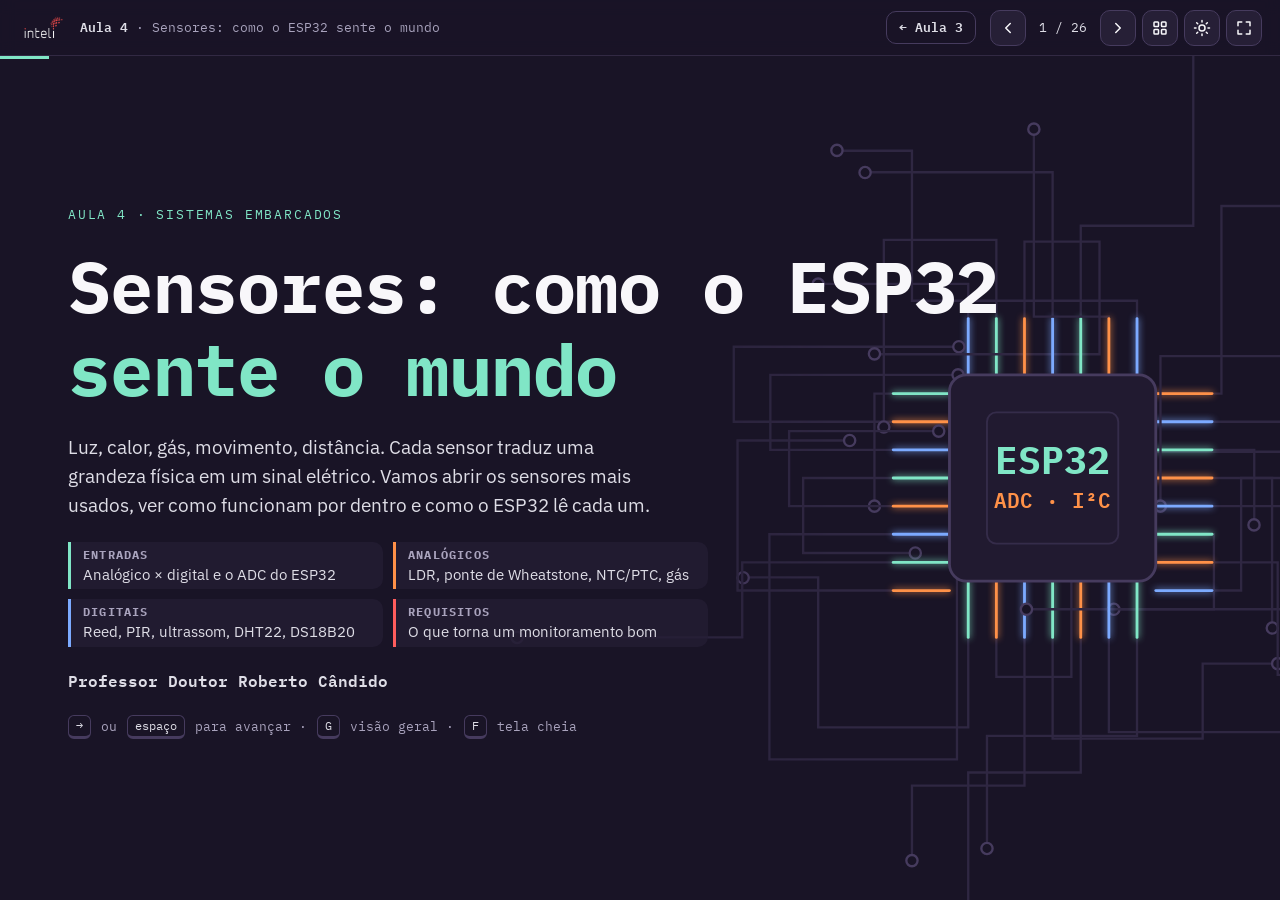
<file: aulas/aula-4/index.html>
<!doctype html>
<html lang="pt-BR">
<head>
<meta charset="utf-8">
<meta name="viewport" content="width=device-width, initial-scale=1">
<title>Sensores: como o ESP32 sente o mundo</title>
<meta name="description" content="Aula 4 — Os sensores mais usados em sistemas embarcados: como funcionam por dentro, onde são usados e como o ESP32 lê cada um. Entradas analógicas e digitais, ADC do ESP32, LDR com ponte de Wheatstone, NTC/PTC, sensor de gás, PIR, ultrassom, DHT22, DS18B20 e requisitos não funcionais.">
<link rel="icon" href="assets/img/logo.png">
<link rel="preconnect" href="https://fonts.googleapis.com">
<link rel="preconnect" href="https://fonts.gstatic.com" crossorigin>
<link href="https://fonts.googleapis.com/css2?family=IBM+Plex+Mono:wght@400;500;600;700&family=IBM+Plex+Sans:wght@400;500;600&display=swap" rel="stylesheet">
<link rel="stylesheet" href="css/style.css">
<script src="js/theme.js"></script>
</head>
<body>

<header class="topbar">
  <img class="logo" src="assets/img/logo.png" alt="Inteli">
  <div class="deck-title"><b>Aula 4</b> · Sensores: como o ESP32 sente o mundo</div>
  <span class="spacer"></span>
  <a class="btn ghost back-link" href="../../aulas/aula-3/index.html" title="Voltar para a Aula 3">← Aula 3</a>
  <nav class="nav" aria-label="Navegação dos slides">
    <button class="icon-btn" id="btnPrev" title="Anterior (←)" aria-label="Slide anterior"><svg viewBox="0 0 24 24"><path d="M15 18l-6-6 6-6"/></svg></button>
    <span class="counter" id="counter">1 / 26</span>
    <button class="icon-btn" id="btnNext" title="Próximo (→)" aria-label="Próximo slide"><svg viewBox="0 0 24 24"><path d="M9 6l6 6-6 6"/></svg></button>
    <button class="icon-btn" id="btnGrid" title="Visão geral (G)" aria-label="Visão geral"><svg viewBox="0 0 24 24"><rect x="4" y="4" width="6" height="6" rx="1"/><rect x="14" y="4" width="6" height="6" rx="1"/><rect x="4" y="14" width="6" height="6" rx="1"/><rect x="14" y="14" width="6" height="6" rx="1"/></svg></button>
    <button class="icon-btn theme-btn" id="btnTheme" title="Tema claro/escuro (T)" aria-label="Alternar tema claro/escuro"><svg class="i-sun" viewBox="0 0 24 24"><circle cx="12" cy="12" r="4"/><path d="M12 2v2M12 20v2M4.9 4.9l1.4 1.4M17.7 17.7l1.4 1.4M2 12h2M20 12h2M4.9 19.1l1.4-1.4M17.7 6.3l1.4-1.4"/></svg><svg class="i-moon" viewBox="0 0 24 24"><path d="M21 12.8A9 9 0 1 1 11.2 3a7 7 0 0 0 9.8 9.8z"/></svg></button>
    <button class="icon-btn" id="btnFull" title="Tela cheia (F)" aria-label="Tela cheia"><svg viewBox="0 0 24 24"><path d="M4 9V4h5M20 9V4h-5M4 15v5h5M20 15v5h-5"/></svg></button>
  </nav>
</header>
<div class="progress" id="progress"></div>
<div class="overview" id="overview" aria-hidden="true"><div class="grid" id="overviewGrid"></div></div>

<main class="deck" id="deck">

<!-- ============ 1. CAPA ============ -->
<section class="slide cover" data-title="Sensores: como o ESP32 sente o mundo" data-section="Introdução">
  <svg class="traces" data-sim="traces" viewBox="0 0 1600 900" preserveAspectRatio="xMidYMid slice" aria-hidden="true"></svg>
  <div class="wrap">
    <p class="kicker">Aula 4 · Sistemas embarcados</p>
    <h1>Sensores: como o ESP32<br><span>sente o mundo</span></h1>
    <p class="lead">Luz, calor, gás, movimento, distância. Cada sensor traduz uma grandeza física em um sinal elétrico. Vamos abrir os sensores mais usados, ver como funcionam por dentro e como o ESP32 lê cada um.</p>
    <div class="agenda" style="grid-template-columns:repeat(2,minmax(0,1fr));max-width:640px">
      <div><b>Entradas</b>Analógico × digital e o ADC do ESP32</div>
      <div><b>Analógicos</b>LDR, ponte de Wheatstone, NTC/PTC, gás</div>
      <div><b>Digitais</b>Reed, PIR, ultrassom, DHT22, DS18B20</div>
      <div style="border-color:var(--red)"><b>Requisitos</b>O que torna um monitoramento bom</div>
    </div>
    <p class="author">Professor Doutor Roberto Cândido</p>
    <p class="start-hint"><span class="kbd">→</span> ou <span class="kbd">espaço</span> para avançar · <span class="kbd">G</span> visão geral · <span class="kbd">F</span> tela cheia</p>
  </div>
</section>

<!-- ============ 2. O QUE É UM SENSOR ============ -->
<section class="slide" data-title="O que é um sensor" data-section="Introdução">
  <div class="wrap">
    <p class="kicker">Introdução</p>
    <h2>O que é um sensor?</h2>
    <p class="def" style="font-size:18px">Um sensor é um <b>tradutor</b>: converte uma grandeza física (luz, temperatura, gás, distância) em um <b>sinal elétrico</b> que o microcontrolador consegue ler.</p>
    <p class="lead sm">O ESP32 não enxerga, não sente calor nem cheiro. Os sensores são os sentidos dele:</p>
    <div class="senses">
      <div><b>visão</b><span>LDR, fotodiodo</span></div>
      <div><b>calor</b><span>NTC, DS18B20, DHT22</span></div>
      <div><b>olfato</b><span>sensor de gás MQ</span></div>
      <div><b>audição</b><span>microfone, ultrassom</span></div>
      <div><b>tato</b><span>botão, chave, reed</span></div>
    </div>
    <div class="chain" style="grid-template-columns:repeat(5,minmax(0,1fr))">
      <div><b>Grandeza</b><p>o que existe no mundo: luz, calor, gás</p></div>
      <div><b>Sensor</b><p>muda algo elétrico: resistência, tensão, pulso</p></div>
      <div><b>Sinal</b><p>uma tensão no pino, ou um número enviado por fio</p></div>
      <div><b>ESP32</b><p>lê, converte em unidade, decide</p></div>
      <div><b>Ação</b><p>acende, alarma, registra, envia pela rede</p></div>
    </div>
  </div>
</section>

<!-- ============ 3. ONDE ESTÃO OS SENSORES ============ -->
<section class="slide" data-title="Onde estão os sensores: aplicações" data-section="Introdução">
  <div class="wrap">
    <p class="kicker">Introdução</p>
    <h2>Sensores estão em todo lugar</h2>
    <div class="cards three">
      <div class="card tight mint"><h3>Casa</h3><ul>
        <li>Luz da garagem que acende sozinha (LDR)</li>
        <li>Alarme que percebe movimento (PIR)</li>
        <li>Detector de vazamento de gás (MQ-2)</li>
        <li>Sensor de porta aberta (reed + ímã)</li></ul></div>
      <div class="card tight blue"><h3>Celular</h3><ul>
        <li>A tela gira quando o aparelho vira (acelerômetro)</li>
        <li>O brilho se ajusta ao ambiente (sensor de luz)</li>
        <li>A tela apaga encostada no ouvido (proximidade)</li></ul></div>
      <div class="card tight orange"><h3>Carro</h3><ul>
        <li>Bipe do estacionamento (ultrassom)</li>
        <li>Temperatura do motor (NTC)</li>
        <li>Limpador que liga com a chuva (sensor óptico)</li></ul></div>
      <div class="card tight yellow"><h3>Agricultura</h3><ul>
        <li>Irrigação quando o solo seca (umidade do solo)</li>
        <li>Estufa com temperatura e umidade do ar (DHT22)</li>
        <li>Nível da caixa d’água (ultrassom, boia)</li></ul></div>
      <div class="card tight red"><h3>Indústria</h3><ul>
        <li>Temperatura de fornos e câmaras frias (DS18B20, Pt100)</li>
        <li>Vibração de motores para prever falhas (acelerômetro)</li>
        <li>Gases perigosos no ambiente</li></ul></div>
      <div class="card tight blue"><h3>Saúde</h3><ul>
        <li>Termômetro digital de febre (NTC)</li>
        <li>Pulseira que conta passos (acelerômetro)</li>
        <li>Oxímetro de dedo (LED + fotodetector)</li></ul></div>
    </div>
    <div class="note">Em todos os casos o padrão é o mesmo: <b>medir → decidir → agir</b>. O que muda é o sensor. Nesta aula, vamos conhecer os mais usados com ESP32.</div>
  </div>
</section>

<!-- ============ 4. ANALÓGICO × DIGITAL ============ -->
<section class="slide" data-title="Sinal analógico × sinal digital" data-section="Entradas">
  <div class="wrap">
    <p class="kicker">Entradas do ESP32</p>
    <h2>Analógico × digital</h2>
    <div class="grid-2 even">
      <div class="stack" style="gap:12px">
        <div class="card tight mint"><h3>Analógico · como um dimmer</h3>
          <p>Pode assumir <b>qualquer valor</b> entre o mínimo e o máximo. A tensão no pino “desliza” junto com a grandeza.</p>
          <span class="ex">LDR, NTC, potenciômetro, sensor de gás · analogRead() → 0 a 4095</span></div>
        <div class="card tight orange"><h3>Digital · como um interruptor</h3>
          <p>Só dois estados: <b>ligado ou desligado</b>. O sensor já decidiu se “tem” ou “não tem”.</p>
          <span class="ex">botão, reed, PIR, saída DO dos módulos · digitalRead() → 0 ou 1</span></div>
        <div class="card tight blue"><h3>Digital com protocolo · o número pronto</h3>
          <p>Alguns sensores têm um pequeno chip dentro: eles mesmos medem e <b>mandam o número</b> pelo fio, em bits.</p>
          <span class="ex">DHT22, DS18B20, BME280, MPU6050 · biblioteca</span></div>
      </div>
      <div class="sim" data-sim="anadig">
        <div class="sim-head"><span class="sim-title">A mesma grandeza, dois jeitos de ler</span></div>
        <canvas data-c="plot" height="250"></canvas>
        <div class="stats">
          <div class="stat mint"><span>analogRead()</span><b data-o="a">–</b></div>
          <div class="stat orange"><span>digitalRead()</span><b data-o="d">–</b></div>
        </div>
        <p class="hint">O digital só conta se a grandeza está acima ou abaixo do limiar. O analógico conta <b>quanto</b>.</p>
      </div>
    </div>
  </div>
</section>

<!-- ============ 5. ADC ============ -->
<section class="slide" data-title="ADC: como o ESP32 transforma tensão em número" data-section="Entradas">
  <div class="wrap">
    <p class="kicker">Entradas do ESP32</p>
    <h2>ADC: de tensão para número</h2>
    <div class="grid-2 wide-right">
      <div class="stack" style="gap:12px">
        <p class="def">O <b>ADC</b> (conversor analógico-digital) funciona como uma <b>régua</b>: compara a tensão do pino com uma escala de degraus e devolve o número do degrau.</p>
        <table class="ttable">
          <thead><tr><th>Resolução</th><th>Degraus</th><th>Cada degrau (3,3 V)</th></tr></thead>
          <tbody>
            <tr><td>3 bits</td><td>8</td><td>≈ 412 mV</td></tr>
            <tr><td>10 bits · Uno</td><td>1.024</td><td>≈ 4,9 mV (em 5 V)</td></tr>
            <tr><td>12 bits · ESP32</td><td class="diff">4.096</td><td>≈ 0,8 mV</td></tr>
          </tbody>
        </table>
        <ul class="bullets small">
          <li><b>0 V</b> no pino → leitura <b>0</b>; <b>3,3 V</b> → <b>4095</b>.</li>
          <li>Mais bits = régua com mais marcas = mais detalhe.</li>
          <li>Tudo que fica entre duas marcas vira o mesmo número: o sensor pode mudar um pouco sem a leitura mudar.</li>
        </ul>
      </div>
      <div class="sim" data-sim="adc">
        <div class="sim-head"><span class="sim-title">Régua do ADC</span>
          <div class="seg" data-seg="bits"><button data-v="3" aria-pressed="true">3 bits</button><button data-v="12" aria-pressed="false">12 bits (ESP32)</button></div></div>
        <canvas data-c="plot" height="220"></canvas>
        <div class="ctl"><label for="adV">Tensão no pino</label><output data-o="v"></output><input id="adV" type="range" min="0" max="3.3" step="0.01" value="1.2" data-in="v"></div>
        <div class="grid-2 even" style="gap:12px">
          <div class="readout"><span class="muted">analogRead()</span><br><span class="big" data-o="n">–</span> <span class="muted">de 0 a <span data-o="max"></span></span></div>
          <div class="readout"><span class="muted">em binário · degrau <span data-o="step"></span></span><div class="adc-bits" data-o="bits" style="margin-top:6px"></div></div>
        </div>
      </div>
    </div>
  </div>
</section>

<!-- ============ 6. ADC DO ESP32 NA PRÁTICA ============ -->
<section class="slide" data-title="O ADC do ESP32 na prática" data-section="Entradas">
  <div class="wrap">
    <p class="kicker">Entradas do ESP32</p>
    <h2>O ADC do ESP32 na prática</h2>
    <div class="grid-2 even">
      <div class="stack" style="gap:12px">
        <table class="cmp sm">
          <thead><tr><th>Bloco</th><th>Pinos</th><th>Cuidado</th></tr></thead>
          <tbody>
            <tr><td>ADC1</td><td class="n">GPIO 32, 33, 34, 35, 36 (VP), 39 (VN)</td><td class="n g">use estes: funcionam com Wi‑Fi</td></tr>
            <tr><td>ADC2</td><td class="n">GPIO 0, 2, 4, 12–15, 25–27</td><td class="n b">não leem com o Wi‑Fi ligado; 0, 2, 12 e 15 atrapalham o boot</td></tr>
          </tbody>
        </table>
        <div class="card tight orange"><h3>A régua não é perfeita</h3>
          <p>Com a configuração padrão (atenuação de 11 dB), o ADC do ESP32 é confiável entre <b>~0,15 V e ~2,45 V</b>. Abaixo disso lê 0; acima, os números ficam “espremidos” até travar em 4095 por volta de 3,1 V.</p></div>
        <div class="note warn">Nunca passe de <b>3,3 V</b> no pino. Sensor alimentado em 5 V precisa de divisor de tensão na saída.</div>
      </div>
      <div class="stack" style="gap:12px">
        <pre class="code sm" data-hl="4,8">
const int PINO = 34;   // ADC1 · pinos 34 a 39 são só entrada

void setup() {
  analogSetPinAttenuation(PINO, ADC_11db);  // faixa ~0,15–2,45 V
}
void loop() {
  int bruto = analogRead(PINO);             // 0 .. 4095
  int mv    = analogReadMilliVolts(PINO);   // mV, já corrigido
  Serial.printf("bruto=%d  %d mV\n", bruto, mv);
  delay(500);
}</pre>
        <ul class="bullets small">
          <li>Prefira <code>analogReadMilliVolts()</code>: ela usa a calibração gravada de fábrica em cada chip.</li>
          <li>A leitura oscila ±10 a 20 números. Tire a <b>média</b> de várias leituras e ponha um capacitor de 100 nF entre o pino e o GND.</li>
          <li>Projete o circuito para o sinal do sensor ficar <b>dentro da faixa confiável</b>.</li>
        </ul>
      </div>
    </div>
  </div>
</section>

<!-- ============ 7. DIVISOR DE TENSÃO ============ -->
<section class="slide" data-title="Divisor de tensão: lendo sensores que mudam de resistência" data-section="Entradas">
  <div class="wrap">
    <p class="kicker">Entradas do ESP32</p>
    <h2>Sensor que muda de resistência</h2>
    <div class="grid-2 wide-right">
      <figure class="stack" style="gap:6px;align-items:center">
        <svg viewBox="0 0 230 270" role="img" aria-label="Divisor de tensão: sensor em cima, resistor fixo embaixo, ponto central no GPIO 34" style="width:100%;max-width:260px">
          <g fill="none" style="stroke:var(--wire)" stroke-width="2.5">
            <path d="M80 30 V60 M80 120 V170 M80 230 V250 M80 145 H150"/>
            <rect x="66" y="60" width="28" height="60" rx="5" style="stroke:var(--orange);fill:var(--plot)"/>
            <rect x="66" y="170" width="28" height="60" rx="5" style="stroke:var(--blue);fill:var(--plot)"/>
            <path d="M64 250 H96 M70 257 H90 M76 264 H84"/>
            <circle cx="80" cy="145" r="4" style="fill:var(--wire)"/>
          </g>
          <g font-family="IBM Plex Mono, monospace" font-size="12">
            <text x="80" y="22" text-anchor="middle" style="fill:var(--text)">3,3 V</text>
            <text x="104" y="86" style="fill:var(--orange)">sensor</text>
            <text x="104" y="102" style="fill:var(--muted)">(LDR, NTC, gás)</text>
            <text x="104" y="198" style="fill:var(--blue)">R fixo</text>
            <text x="104" y="214" style="fill:var(--muted)">(10 kΩ)</text>
            <text x="156" y="141" style="fill:var(--mint)">GPIO 34</text>
          </g>
        </svg>
        <p class="def" style="font-family:var(--mono);font-size:14.5px">V = 3,3 · R<sub>fixo</sub> / (R<sub>sensor</sub> + R<sub>fixo</sub>)</p>
      </figure>
      <div class="stack" style="gap:12px">
        <p class="def orange">Muitos sensores (LDR, NTC, gás) não geram tensão: eles <b>mudam de resistência</b>. Mas o ESP32 só mede <b>tensão</b>. O truque é o <b>divisor de tensão</b>.</p>
        <ol class="how">
          <li>O sensor fica em série com um <b>resistor fixo</b>, entre 3,3 V e GND.</li>
          <li>A tensão de 3,3 V se divide entre os dois, <b>na proporção das resistências</b>.</li>
          <li>Quando a resistência do sensor muda, a tensão no ponto do meio muda junto. Esse ponto vai para o pino do ADC.</li>
        </ol>
        <p class="analogy">Como dois canos em série: o mais “apertado” fica com a maior parte da pressão.</p>
        <ul class="bullets small">
          <li>Escolha o R fixo perto da resistência do sensor <b>no meio da faixa</b> que interessa. É onde a leitura varia mais.</li>
          <li>Alimente com <b>3,3 V</b>: assim a tensão nunca passa do que o pino aguenta.</li>
          <li>Trocar sensor e resistor de lugar <b>inverte</b> o sentido da leitura.</li>
        </ul>
      </div>
    </div>
  </div>
</section>

<!-- ============ PEER INSTRUCTION 1 ============ -->
<section class="slide pi" data-title="Pergunta: o LDR parou com o Wi-Fi" data-section="Peer Instruction">
  <div class="wrap">
    <p class="kicker">Peer Instruction · Pergunta 1 de 3</p>
    <h2>O LDR parou com o Wi‑Fi</h2>
    <p class="lead">Um protótipo lê um LDR no <b>GPIO 4</b> e funciona há semanas. Para enviar os dados à nuvem, alguém acrescenta <code>WiFi.begin()</code>. A partir daí, <code>analogRead(4)</code> deixa de devolver leituras válidas. O que mudou?</p>
    <div class="pi-opts">
      <div class="opt"><span class="letter">A</span><p>O sinal de rádio do Wi‑Fi altera a resistência do LDR</p></div>
      <div class="opt" data-ok><span class="letter">B</span><p>O GPIO 4 pertence ao ADC2, que fica reservado para o Wi‑Fi</p></div>
      <div class="opt"><span class="letter">C</span><p><code>WiFi.begin()</code> muda a resolução do ADC para 10 bits</p></div>
      <div class="opt"><span class="letter">D</span><p>O consumo do Wi‑Fi derruba a tensão de 3,3 V para perto de 0</p></div>
    </div>
    <div class="pi-foot">
      <p class="pi-steps">1º voto individual → discuta com um colega → 2º voto</p>
      <button class="btn" data-pi-reveal>Revelar resposta</button>
    </div>
    <div class="note ok pi-exp">No ESP32, o Wi‑Fi usa o ADC2. Com o rádio ligado, os pinos do ADC2 (0, 2, 4, 12–15, 25–27) não fazem leitura analógica. A correção é mudar o sensor para um pino do <b>ADC1</b> (GPIO 32–39). O Wi‑Fi também aumenta o ruído, mas isso não faz a leitura falhar sempre.</div>
  </div>
</section>

<!-- ============ 9. LDR ============ -->
<section class="slide" data-title="LDR: o sensor de luz" data-section="Sensores analógicos">
  <div class="wrap">
    <p class="kicker orange">Sensores analógicos</p>
    <h2>LDR: o sensor de luz</h2>
    <div class="grid-2 wide-right">
      <div class="stack" style="gap:12px">
        <figure class="pic"><img src="assets/img/ldr.jpg" alt="Fotorresistor LDR: disco com trilha laranja em zigue-zague" style="height:150px"><figcaption>Foto: Raimond Spekking · CC BY-SA 4.0 · Wikimedia Commons</figcaption></figure>
        <ol class="how">
          <li>A trilha laranja em zigue-zague é de <b>sulfeto de cádmio</b>, um semicondutor.</li>
          <li>No escuro, ele tem poucos elétrons livres: <b>resistência alta</b> (~1 MΩ).</li>
          <li>A luz “arranca” elétrons dos átomos. Livres, eles conduzem corrente: <b>resistência baixa</b> (&lt; 1 kΩ).</li>
        </ol>
        <div class="apps"><span>poste que acende sozinho</span><span>luz noturna</span><span>alarme de feixe de laser</span><span>robô que segue a luz</span></div>
      </div>
      <div class="stack" style="gap:12px">
        <div class="sim" data-sim="ldr">
          <div class="sim-head"><span class="sim-title">Dentro do LDR · em divisor com 10 kΩ</span><span class="pill info" data-o="amb"></span></div>
          <svg class="stage" viewBox="0 0 520 250" role="img" aria-label="Luz incidindo sobre o LDR e liberando elétrons na trilha; um poste acende quando escurece" style="max-height:250px"></svg>
          <div class="ctl"><label for="ldL">Luz ambiente</label><output data-o="l"></output><input id="ldL" type="range" min="-1" max="4" step="0.01" value="2" data-in="l"></div>
        </div>
        <pre class="code sm" data-hl="3,4">
int luz = analogRead(34);           // mais luz → número maior
// dois limiares (histerese): a lâmpada não pisca no entardecer
if (!noite &amp;&amp; luz &lt; 1500) noite = true;
if ( noite &amp;&amp; luz &gt; 1800) noite = false;
digitalWrite(LAMPADA, noite);</pre>
      </div>
    </div>
  </div>
</section>

<!-- ============ 10. PONTE DE WHEATSTONE ============ -->
<section class="slide" data-title="LDR em ponte de Wheatstone" data-section="Sensores analógicos">
  <div class="wrap">
    <p class="kicker orange">Sensores analógicos</p>
    <h2>Ponte de Wheatstone com LDR</h2>
    <div class="grid-2 wide-right">
      <div class="stack" style="gap:12px">
        <p class="def orange">São <b>dois divisores lado a lado</b>: um com o LDR, outro com um resistor de ajuste (potenciômetro). Em vez de olhar uma tensão sozinha, olhamos a <b>diferença</b> entre os dois pontos do meio.</p>
        <p class="analogy">Como uma balança de dois pratos: não importa quanto cada prato pesa, só para que lado ela pende.</p>
        <ol class="how">
          <li><b>Equilíbrio</b>: com R<sub>LDR</sub> = R<sub>ajuste</sub>, os dois lados têm a mesma tensão e a diferença é 0.</li>
          <li>A luz muda → o LDR muda → a ponte <b>desequilibra</b> para um lado ou para o outro.</li>
          <li>Se a fonte oscilar, os dois lados oscilam juntos e a diferença quase não muda.</li>
        </ol>
        <div class="note">É o que existe nos módulos de luz, chuva e gás com saída <b>DO</b>: o potenciômetro azul é o lado de referência, e um <b>comparador</b> (LM393) liga a saída quando a ponte pende para um lado. Balanças digitais usam a mesma ideia com o HX711.</div>
      </div>
      <div class="sim" data-sim="bridge">
        <div class="sim-head"><span class="sim-title">Ponte com LDR · R1 = R3 = 10 kΩ</span>
          <button class="btn orange sm" data-act="ripple" aria-pressed="false">Fonte oscilando ±8 %</button></div>
        <svg class="stage" viewBox="0 0 440 250" role="img" aria-label="Ponte de Wheatstone com LDR no braço esquerdo e resistor ajustável no direito" style="max-height:240px"></svg>
        <canvas data-c="plot" height="120"></canvas>
        <div class="controls two">
          <div class="ctl"><label for="brL">Luz sobre o LDR</label><output data-o="l"></output><input id="brL" type="range" min="0" max="4" step="0.01" value="1.3" data-in="l"></div>
          <div class="ctl"><label for="brR">R ajuste (potenciômetro)</label><output data-o="r"></output><input id="brR" type="range" min="3" max="5.5" step="0.01" value="3.6" data-in="r"></div>
        </div>
        <p class="hint">Gire o potenciômetro até V<sub>d</sub> ≈ 0 e ligue a oscilação da fonte: V<sub>A</sub> oscila, V<sub>d</sub> quase não. Depois mude a luz.</p>
      </div>
    </div>
  </div>
</section>

<!-- ============ 11. NTC E PTC ============ -->
<section class="slide" data-title="Termistores NTC e PTC: como funcionam" data-section="Sensores analógicos">
  <div class="wrap">
    <p class="kicker orange">Sensores analógicos</p>
    <h2>Termistores: NTC e PTC</h2>
    <div class="grid-2 wide-right">
      <div class="stack" style="gap:12px">
        <figure class="pic"><img src="assets/img/ntc.jpg" alt="Termistor NTC em gota, com dois fios azuis" style="height:130px"><figcaption>NTC em gota · Foto: Ansgar Hellwig · CC BY-SA 2.0 DE · Wikimedia Commons</figcaption></figure>
        <p class="def">Um <b>termistor</b> é um resistor cuja resistência muda bastante com a <b>temperatura</b>. Barato, pequeno e muito usado.</p>
        <div class="card tight blue"><h3>NTC · esquentou, R cai</h3><p>Feito de óxidos semicondutores. Muito sensível. É o mais comum para medir: 10 kΩ a 25 °C.</p>
          <div class="apps"><span>termômetro de febre</span><span>geladeira</span><span>ar-condicionado</span><span>bateria de celular</span><span>impressora 3D</span></div></div>
        <div class="card tight orange"><h3>PTC · esquentou, R sobe</h3><p>Metal (Pt100, Pt1000): quase linear e estável, usado na indústria. Cerâmico: salta de resistência de repente, usado como <b>fusível rearmável</b>.</p></div>
      </div>
      <div class="sim" data-sim="ntc">
        <div class="sim-head"><span class="sim-title">Por dentro do termistor</span>
          <div class="seg" data-seg="tipo"><button data-v="ntc" aria-pressed="true">NTC</button><button data-v="ptc" aria-pressed="false">PTC de metal</button></div></div>
        <svg class="stage" viewBox="0 0 520 220" role="img" aria-label="Átomos vibrando e elétrons livres atravessando o material do termistor" style="max-height:250px"></svg>
        <div class="ctl"><label for="ntT">Temperatura</label><output data-o="t"></output><input id="ntT" type="range" min="-20" max="100" step="1" value="25" data-in="t"></div>
        <p class="step-caption" data-o="desc"></p>
      </div>
    </div>
  </div>
</section>

<!-- ============ 12. NTC NO ESP32 ============ -->
<section class="slide" data-title="Lendo um NTC no ESP32" data-section="Sensores analógicos">
  <div class="wrap">
    <p class="kicker orange">Sensores analógicos</p>
    <h2>Lendo um NTC no ESP32</h2>
    <div class="grid-2 even">
      <div class="stack" style="gap:12px">
        <p class="lead sm">NTC de 10 kΩ em cima, resistor de 10 kΩ embaixo. O que o ESP32 vê:</p>
        <table class="cmp">
          <thead><tr><th>Temperatura</th><th>R do NTC</th><th>Tensão</th><th>analogRead</th></tr></thead>
          <tbody>
            <tr><td>0 °C</td><td class="n">33,6 kΩ</td><td class="n">0,76 V</td><td class="n">~940</td></tr>
            <tr><td>25 °C</td><td class="n">10,0 kΩ</td><td class="n">1,65 V</td><td class="n">~2050</td></tr>
            <tr><td>50 °C</td><td class="n">3,6 kΩ</td><td class="n">2,43 V</td><td class="n">~3010</td></tr>
            <tr><td>100 °C</td><td class="n">0,7 kΩ</td><td class="n b">3,08 V</td><td class="n b">fora da faixa confiável</td></tr>
          </tbody>
        </table>
        <ul class="bullets small">
          <li>A relação <b>não é uma reta</b>: de 0 a 25 °C a leitura sobe ~1100; de 25 a 50 °C, ~960. Por isso usamos uma fórmula, não uma regra de três.</li>
          <li>Para medir perto de 100 °C, troque o resistor fixo por um menor (2,2 kΩ): a tensão volta para a faixa confiável.</li>
        </ul>
      </div>
      <div class="stack" style="gap:12px">
        <pre class="code sm" data-hl="7,8,9">
const float R_FIXO = 10000, R25 = 10000, BETA = 3950;

float lerTemperatura() {
  float v = analogReadMilliVolts(34) / 1000.0;  // volts
  if (v &lt; 0.15 || v &gt; 2.45) return NAN;        // fora da faixa
  float r = R_FIXO * (3.3 - v) / v;             // resistência do NTC
  // equação Beta: resistência → temperatura (kelvin)
  float invT = 1.0 / 298.15 + log(r / R25) / BETA;
  return 1.0 / invT - 273.15;                   // °C
}</pre>
        <p class="hint">BETA (3950) vem do datasheet do NTC: diz o quanto ele é sensível.</p>
        <div class="note ok"><b>Calibre</b>: meça o sensor em água com gelo (0 °C) e compare com um termômetro de referência em outra temperatura. Corrija o código com esses dois pontos.</div>
      </div>
    </div>
  </div>
</section>

<!-- ============ 13. SENSOR DE GÁS ============ -->
<section class="slide" data-title="Sensor de gás MQ: como funciona" data-section="Sensores analógicos">
  <div class="wrap">
    <p class="kicker orange">Sensores analógicos</p>
    <h2>Sensor de gás (série MQ)</h2>
    <div class="grid-2 wide-right">
      <div class="stack" style="gap:12px">
        <p class="def orange">Por fora, um cilindro com tela de metal. Por dentro, uma camada de <b>óxido de estanho</b> e um pequeno <b>aquecedor</b>.</p>
        <ol class="how">
          <li>O aquecedor deixa a camada <b>bem quente</b> (centenas de graus).</li>
          <li>No ar limpo, o <b>oxigênio</b> gruda na superfície e “prende” elétrons: <b>resistência alta</b>.</li>
          <li>Um gás como GLP, metano, álcool ou fumaça <b>reage</b> com esse oxigênio e devolve os elétrons: <b>resistência cai</b>.</li>
          <li>O módulo transforma isso em tensão: saída <b>AO</b> (analógica) e <b>DO</b> (liga acima de um limiar ajustável).</li>
        </ol>
        <table class="cmp sm">
          <thead><tr><th>Modelo</th><th>Detecta</th><th>Uso típico</th></tr></thead>
          <tbody>
            <tr><td>MQ-2</td><td class="n">GLP, propano, fumaça</td><td class="n">vazamento de gás de cozinha</td></tr>
            <tr><td>MQ-3</td><td class="n">álcool</td><td class="n">bafômetro de protótipo</td></tr>
            <tr><td>MQ-7</td><td class="n">monóxido de carbono</td><td class="n">garagem, aquecedor a gás</td></tr>
            <tr><td>MQ-135</td><td class="n">amônia, benzeno, fumaça</td><td class="n">qualidade do ar</td></tr>
          </tbody>
        </table>
      </div>
      <div class="stack" style="gap:12px">
        <div class="sim" data-sim="mq">
          <div class="sim-head"><span class="sim-title">Por dentro do sensor de gás</span>
            <div class="btn-row"><button class="btn orange sm" data-act="gas" aria-pressed="false">Liberar gás</button><button class="btn ghost sm" data-act="heat" aria-pressed="false">Desligar aquecedor</button></div></div>
          <svg class="stage" viewBox="0 0 520 250" role="img" aria-label="Moléculas de gás reagem com o oxigênio na camada aquecida e liberam elétrons" style="max-height:270px"></svg>
          <p class="hint">Vermelho: oxigênio preso na superfície. Verde: moléculas de gás. Azul: elétrons livres na camada. Teste também com o aquecedor desligado.</p>
        </div>
        <div class="note warn">O aquecedor consome ~150 mA em <b>5 V</b> o tempo todo, e a saída AO pode chegar a 5 V: use um divisor antes do pino do ESP32. Sensores MQ servem para protótipos; um detector que protege pessoas precisa ser <b>certificado</b>.</div>
      </div>
    </div>
  </div>
</section>

<!-- ============ PEER INSTRUCTION 2 ============ -->
<section class="slide pi" data-title="Pergunta: o alarme que dispara ao ligar" data-section="Peer Instruction">
  <div class="wrap">
    <p class="kicker">Peer Instruction · Pergunta 2 de 3</p>
    <h2>O alarme que dispara ao ligar</h2>
    <p class="lead">Um detector com MQ-2 funciona bem durante o dia. Mas, toda vez que a placa é ligada, o alarme dispara por alguns minutos, <b>sem nenhum gás no ambiente</b>, e depois para sozinho. Qual a explicação mais provável?</p>
    <div class="pi-opts">
      <div class="opt"><span class="letter">A</span><p>O sensor está com defeito e precisa ser trocado</p></div>
      <div class="opt" data-ok><span class="letter">B</span><p>A camada ainda está esquentando, e a leitura só fica estável depois do aquecimento</p></div>
      <div class="opt"><span class="letter">C</span><p>O Wi‑Fi se conectando atrapalha a leitura do ADC1</p></div>
      <div class="opt"><span class="letter">D</span><p>Ao ligar, o ar da sala ainda tem resto de gás da véspera</p></div>
    </div>
    <div class="pi-foot">
      <p class="pi-steps">1º voto individual → discuta com um colega → 2º voto</p>
      <button class="btn" data-pi-reveal>Revelar resposta</button>
    </div>
    <div class="note ok pi-exp">O sensor só funciona na temperatura certa. Logo depois de ligar, a camada ainda está aquecendo e a resistência fica longe do valor de ar limpo, o que parece “muito gás”. A solução é de firmware: <b>ignorar as leituras durante o aquecimento</b> (alguns minutos). Na primeira vez que o sensor é usado, ele precisa de 24 a 48 h ligado para estabilizar.</div>
  </div>
</section>

<!-- ============ 15. ALARME DE GÁS ============ -->
<section class="slide" data-title="Do sensor de gás a um alarme confiável" data-section="Sensores analógicos">
  <div class="wrap">
    <p class="kicker orange">Sensores analógicos · monitoramento automatizado</p>
    <h2>De leitura a alarme confiável</h2>
    <div class="grid-2 wide-right">
      <div class="stack" style="gap:12px">
        <p class="lead sm">Um simples <code>if (ppm &gt; LIMITE)</code> dispara ao ligar e fica ligando e desligando perto do limite. Três regras resolvem:</p>
        <ol class="how">
          <li><b>Aquecimento</b>: ignore as leituras até o sensor estabilizar.</li>
          <li><b>Confirmação</b>: só alarme se ficar acima do limite por alguns segundos seguidos.</li>
          <li><b>Histerese</b>: liga em 1000 ppm, desliga só abaixo de 600 ppm.</li>
        </ol>
        <pre class="code sm" data-hl="2,4,5,7">
void avaliar(float ppm, unsigned long agora) {
  if (agora - tBoot &lt; AQUECIMENTO) return;

  if (ppm &lt; LIGA) tAcima = agora;  // zera
  if (!alarme &amp;&amp; agora - tAcima &gt;= 3000)
    alarme = true;                 // 3 s acima
  if (alarme &amp;&amp; ppm &lt;= DESLIGA)
    alarme = false;                // histerese
}</pre>
      </div>
      <div class="sim" data-sim="gas">
        <div class="sim-head"><span class="sim-title">Cozinha com MQ-2 · tempo acelerado</span>
          <div class="seg" data-seg="modo"><button data-v="simples" aria-pressed="true">limiar simples</button><button data-v="robusto" aria-pressed="false">3 regras</button></div></div>
        <canvas data-c="plot" height="220"></canvas>
        <div class="btn-row">
          <button class="btn ghost sm" data-act="boot">Religar a placa</button>
          <button class="btn orange sm" data-act="small" aria-pressed="false">Vazamento pequeno</button>
          <button class="btn orange sm" data-act="big" aria-pressed="false">Vazamento grande</button>
        </div>
        <div class="stats">
          <div class="stat"><span>estado</span><b data-o="st" style="font-size:16px">–</b></div>
          <div class="stat orange"><span>ppm estimado</span><b data-o="ppm">–</b></div>
          <div class="stat red"><span>acionamentos</span><b data-o="n">0</b></div>
        </div>
        <p class="hint">Em cada modo: religue a placa e depois provoque um vazamento pequeno, que fica perto do limite. Conte os acionamentos.</p>
      </div>
    </div>
  </div>
</section>

<!-- ============ 16. OUTROS ANALÓGICOS ============ -->
<section class="slide" data-title="Outros sensores analógicos muito usados" data-section="Sensores analógicos">
  <div class="wrap">
    <p class="kicker orange">Sensores analógicos</p>
    <h2>Outros sensores analógicos comuns</h2>
    <div class="gallery">
      <div class="card"><div class="icon"><svg viewBox="0 0 160 110" aria-hidden="true">
          <rect x="45" y="40" width="70" height="36" rx="6" style="fill:var(--blue);opacity:.35;stroke:var(--blue)" stroke-width="2"/>
          <rect x="72" y="10" width="16" height="32" rx="4" style="fill:var(--surface-3);stroke:var(--wire)" stroke-width="2"/>
          <path d="M80 12 V28" style="stroke:var(--text)" stroke-width="2.5"/>
          <path d="M60 76 V100 M80 76 V100 M100 76 V100" style="stroke:var(--wire)" stroke-width="3"/></svg></div>
        <div class="body"><h3 class="c-blue">Potenciômetro</h3>
          <p>Uma trilha resistiva com um contato que desliza ao girar o eixo. Já é um divisor de tensão pronto: o pino do meio vai de 0 a 3,3 V.</p>
          <div class="apps"><span>volume</span><span>joystick</span><span>ajuste de setpoint</span></div></div></div>
      <div class="card"><figure class="pic sm"><img src="assets/img/lm35.jpg" alt="Sensor de temperatura LM35 em encapsulamento de três terminais"><figcaption>Foto: Nevit Dilmen · CC BY-SA 3.0</figcaption></figure>
        <div class="body"><h3 class="c-orange">LM35 · temperatura</h3>
          <p>Um chip que entrega <b>10 mV por °C</b>: 25 °C = 250 mV. Linear, sem divisor e sem fórmula. Alimentado em 5 V, a saída não passa de 1,5 V: segura para o ESP32.</p>
          <div class="apps"><span>estação meteorológica</span><span>proteção térmica</span></div></div></div>
      <div class="card"><div class="icon"><svg viewBox="0 0 160 110" aria-hidden="true">
          <rect x="50" y="6" width="60" height="26" rx="4" style="fill:var(--red);opacity:.35;stroke:var(--red)" stroke-width="2"/>
          <path d="M62 32 V92 L68 104 L74 92 V32 Z M86 32 V92 L92 104 L98 92 V32 Z" style="fill:var(--yellow);opacity:.7;stroke:var(--yellow)" stroke-width="1.5"/>
          <path d="M20 70 Q40 62 60 70 T100 70 T140 70" fill="none" style="stroke:var(--blue)" stroke-width="2" stroke-dasharray="4 4"/></svg></div>
        <div class="body"><h3 class="c-yellow">Umidade do solo</h3>
          <p>Duas hastes enterradas. Água conduz eletricidade: solo molhado → resistência menor → tensão maior. A versão <b>capacitiva</b> não corrói e dura mais.</p>
          <div class="apps"><span>irrigação automática</span><span>vaso inteligente</span></div></div></div>
      <div class="card"><div class="icon"><svg viewBox="0 0 160 110" aria-hidden="true">
          <circle cx="62" cy="55" r="26" style="fill:var(--surface-3);stroke:var(--text-2)" stroke-width="3"/>
          <circle cx="62" cy="55" r="17" fill="none" style="stroke:var(--wire)" stroke-width="2" stroke-dasharray="3 3"/>
          <path d="M98 40 Q106 55 98 70 M110 32 Q122 55 110 78 M122 24 Q138 55 122 86" fill="none" style="stroke:var(--mint)" stroke-width="2.5"/></svg></div>
        <div class="body"><h3 class="c-mint">Microfone</h3>
          <p>Uma membrana fina vibra com o som e muda a carga de um pequeno capacitor. O módulo amplifica: a saída <b>oscila</b> no ritmo do som.</p>
          <div class="apps"><span>luz que acende com palmas</span><span>medidor de ruído</span></div></div></div>
    </div>
    <div class="note">Também comuns: <b>sensor de chama</b> (fototransistor que enxerga o infravermelho do fogo), <b>sensor de chuva</b> (trilhas que conduzem quando molham), <b>joystick</b> (dois potenciômetros) e <b>sensor de corrente</b> ACS712. Quase todos os módulos têm as duas saídas: <b>AO</b> (valor) e <b>DO</b> (passou do limiar).</div>
  </div>
</section>

<!-- ============ 17. LIGA/DESLIGA: REED ============ -->
<section class="slide" data-title="Sensores digitais liga/desliga: o reed switch" data-section="Sensores digitais">
  <div class="wrap">
    <p class="kicker blue">Sensores digitais</p>
    <h2>Sensores liga/desliga</h2>
    <div class="grid-2 wide-right">
      <div class="stack" style="gap:12px">
        <p class="def blue">O sensor funciona como uma <b>chave</b>: o pino fica em HIGH ou LOW. Basta <code>digitalRead()</code>.</p>
        <ul class="bullets small blue">
          <li><b>Botão e fim de curso</b>: a mecânica fecha o contato (portão que chegou ao fim).</li>
          <li><b>Boia de nível</b>: um ímã dentro da boia sobe com a água e fecha um contato.</li>
          <li><b>Reed switch</b>: duas lâminas de metal dentro de uma ampola de vidro. Um <b>ímã</b> por perto as atrai e elas se encostam.</li>
        </ul>
        <figure class="pic"><img src="assets/img/reed.jpg" alt="Reed switch: ampola de vidro verde com duas lâminas metálicas" style="height:90px"><figcaption>Reed switch · Foto: André Karwath · CC BY-SA 2.5 · Wikimedia Commons</figcaption></figure>
        <pre class="code sm" data-hl="2,5">
void setup() {
  pinMode(PORTA, INPUT_PULLUP);  // sem ímã: HIGH
}
void loop() {
  bool fechada = digitalRead(PORTA) == LOW;
}</pre>
        <div class="apps"><span>alarme de porta e janela</span><span>velocímetro de bicicleta</span><span>nível de caixa d’água</span></div>
      </div>
      <div class="sim" data-sim="reed">
        <div class="sim-head"><span class="sim-title">Reed switch na porta</span><span class="pill" data-o="st"></span></div>
        <svg class="stage" viewBox="0 0 520 240" role="img" aria-label="Ímã se aproxima do reed switch e as lâminas se encostam" style="max-height:260px"></svg>
        <div class="ctl"><label for="rdD">Distância do ímã (preso na porta)</label><output data-o="d"></output><input id="rdD" type="range" min="2" max="60" step="1" value="40" data-in="d"></div>
        <p class="hint">O <code>INPUT_PULLUP</code> mantém o pino em HIGH quando a chave está aberta; ao fechar, ela liga o pino ao GND e a leitura vira LOW. Sem pull-up, o pino aberto flutua.</p>
      </div>
    </div>
  </div>
</section>

<!-- ============ 18. PIR ============ -->
<section class="slide" data-title="PIR: o sensor de presença" data-section="Sensores digitais">
  <div class="wrap">
    <p class="kicker blue">Sensores digitais</p>
    <h2>PIR: o sensor de “presença”</h2>
    <div class="grid-2 wide-right">
      <div class="stack" style="gap:12px">
        <ol class="how">
          <li>Todo corpo quente emite <b>infravermelho</b>: calor invisível.</li>
          <li>Dentro do PIR há um elemento <b>piroelétrico</b> com duas metades. Ele gera sinal quando o calor que recebe <b>muda</b>, não quando o calor é constante.</li>
          <li>A cúpula branca é uma <b>lente de Fresnel</b>: divide a sala em várias faixas. Quem anda passa de uma faixa para outra e provoca mudanças seguidas.</li>
          <li>O módulo (HC-SR501) já decide: a saída <b>OUT</b> fica em HIGH por alguns segundos, ajustáveis no potenciômetro.</li>
        </ol>
        <div class="note warn">O PIR detecta <b>movimento</b>, não presença. Uma pessoa parada lendo na sala pode “sumir” para ele, e a luz automática apaga.</div>
        <div class="apps"><span>luz de corredor</span><span>alarme residencial</span><span>economia de energia em salas</span></div>
      </div>
      <div class="sim" data-sim="pir">
        <div class="sim-head"><span class="sim-title">Vista de cima da sala</span>
          <div class="btn-row"><button class="btn sm" data-act="cross">Pessoa atravessa</button><button class="btn ghost sm" data-act="stop">Pessoa para no meio</button></div></div>
        <svg class="stage" viewBox="0 0 520 210" role="img" aria-label="Pessoa atravessando as faixas de detecção do sensor PIR" style="max-height:230px;overflow:hidden"></svg>
        <canvas data-c="plot" height="130"></canvas>
        <div class="btn-row"><span class="pill" data-o="out"></span></div>
        <p class="step-caption" data-o="msg"></p>
      </div>
    </div>
  </div>
</section>

<!-- ============ 19. ULTRASSÔNICO ============ -->
<section class="slide" data-title="Ultrassônico HC-SR04: medindo distância pelo eco" data-section="Sensores digitais">
  <div class="wrap">
    <p class="kicker blue">Sensores digitais</p>
    <h2>Ultrassom: medindo distância pelo eco</h2>
    <div class="grid-2 wide-right">
      <div class="stack" style="gap:12px">
        <figure class="pic"><img src="assets/img/hcsr04.jpg" alt="Módulo ultrassônico HC-SR04 com dois transdutores" style="height:120px"><figcaption>HC-SR04 · Foto: Suyash Dwivedi · CC BY-SA 4.0 · Wikimedia Commons</figcaption></figure>
        <ol class="how">
          <li>O ESP32 dá um pulso de 10 µs no pino <b>TRIG</b>.</li>
          <li>O emissor solta um “bip” de <b>40 kHz</b>, agudo demais para ouvirmos. É como um morcego.</li>
          <li>O som bate no objeto e volta. Enquanto ele está a caminho, o pino <b>ECHO</b> fica em HIGH.</li>
          <li>Distância = tempo × velocidade do som (343 m/s) ÷ 2, porque o som vai <b>e volta</b>.</li>
        </ol>
        <div class="apps"><span>sensor de estacionamento</span><span>nível de caixa d’água</span><span>robô que desvia</span></div>
      </div>
      <div class="stack" style="gap:12px">
        <div class="sim" data-sim="ultra">
          <div class="sim-head"><span class="sim-title">Ida e volta do som · animação em câmera lenta</span></div>
          <svg class="stage" viewBox="0 0 520 220" role="img" aria-label="Onda de ultrassom indo até o objeto e voltando; pulsos TRIG e ECHO" style="max-height:200px"></svg>
          <div class="ctl"><label for="usD">Distância do objeto</label><output data-o="d"></output><input id="usD" type="range" min="5" max="200" step="1" value="60" data-in="d"></div>
          <div class="stats">
            <div class="stat mint"><span>ECHO em HIGH</span><b data-o="us">–</b></div>
            <div class="stat blue"><span>distância calculada</span><b data-o="cm">–</b></div>
          </div>
        </div>
        <pre class="code sm" data-hl="4,5">
digitalWrite(TRIG, HIGH);
delayMicroseconds(10);
digitalWrite(TRIG, LOW);
long us = pulseIn(ECHO, HIGH, 30000);  // espera no máx. 30 ms
float cm = us * 0.0343 / 2;            // ida e volta</pre>
        <p class="hint">O HC-SR04 trabalha em 5 V e o ECHO sai com 5 V: use um divisor antes do ESP32, ou a versão 3,3 V (HC-SR04P). Tecidos e espumas absorvem o som e “somem”.</p>
      </div>
    </div>
  </div>
</section>

<!-- ============ 20. SENSORES COM CHIP ============ -->
<section class="slide" data-title="Sensores digitais que mandam o número pronto" data-section="Sensores digitais">
  <div class="wrap">
    <p class="kicker blue">Sensores digitais</p>
    <h2>Sensores que mandam o número pronto</h2>
    <p class="lead sm">Dentro deles há o elemento sensor <b>e</b> um pequeno chip que mede, corrige e envia o resultado em bits. O ESP32 não usa o ADC: uma biblioteca conversa com o sensor.</p>
    <div class="gallery">
      <div class="card"><figure class="pic sm"><img src="assets/img/dht22.jpg" alt="Módulo DHT22 com grade branca"><figcaption>Foto: Suyash Dwivedi · CC BY-SA 4.0</figcaption></figure>
        <div class="body"><h3 class="c-mint">DHT11 / DHT22</h3>
          <p><b>Temperatura e umidade.</b> Dentro: um material que absorve água do ar e muda sua capacitância, e um NTC. Envia tudo por 1 fio.</p>
          <div class="apps"><span>estufa</span><span>quarto</span></div></div></div>
      <div class="card"><figure class="pic sm cover"><img src="assets/img/ds18b20.jpg" alt="Sensor DS18B20 à prova d'água, com ponta de aço inox e cabo"><figcaption>Foto: Leonardo Postay · CC BY-SA 4.0</figcaption></figure>
        <div class="body"><h3 class="c-orange">DS18B20</h3>
          <p><b>Temperatura</b> com ±0,5 °C. Versão com ponta de inox à prova d’água. Vários sensores podem dividir o <b>mesmo fio</b> (1-Wire).</p>
          <div class="apps"><span>aquário</span><span>câmara fria</span></div></div></div>
      <div class="card"><figure class="pic sm"><img src="assets/img/bme280.jpg" alt="Placa vermelha com o sensor BME280"><figcaption>Foto: SparkFun · CC BY 2.0</figcaption></figure>
        <div class="body"><h3 class="c-blue">BME280</h3>
          <p><b>Temperatura, umidade e pressão</b> em um chip de 2,5 mm. A pressão do ar indica o tempo e a altitude. Fala por I²C.</p>
          <div class="apps"><span>estação meteorológica</span><span>drone</span></div></div></div>
      <div class="card"><figure class="pic sm"><img src="assets/img/mpu6050.jpg" alt="Módulo GY-521 com o MPU-6050"><figcaption>Foto: Nevit Dilmen · CC BY-SA 3.0</figcaption></figure>
        <div class="body"><h3 class="c-yellow">MPU6050</h3>
          <p><b>Aceleração e giro.</b> Dentro há uma massa microscópica presa por “molas”. Ao mover a placa, ela se desloca e muda uma capacitância. Fala por I²C.</p>
          <div class="apps"><span>celular</span><span>contador de passos</span></div></div></div>
    </div>
    <div class="note">“Digital” não quer dizer exato: o DHT11 erra até ±2 °C, o DHT22 ±0,5 °C. A vantagem é que o número chega pronto e o fio não acrescenta erro.</div>
  </div>
</section>

<!-- ============ 21. LENDO COM BIBLIOTECA ============ -->
<section class="slide" data-title="Lendo sensores digitais com biblioteca" data-section="Sensores digitais">
  <div class="wrap">
    <p class="kicker blue">Sensores digitais</p>
    <h2>Lendo com uma biblioteca</h2>
    <div class="grid-2 even">
      <div class="card blue"><h3>DHT22 · temperatura e umidade</h3>
        <pre class="code sm" data-hl="6,7">
#include &lt;DHT.h&gt;
DHT dht(4, DHT22);     // dados no GPIO 4

void setup() { dht.begin(); }
void loop() {
  float t = dht.readTemperature();
  float u = dht.readHumidity();
  if (isnan(t) || isnan(u)) Serial.println("falha");
  else Serial.printf("%.1f C  %.0f %%\n", t, u);
  delay(2000);         // DHT22: 1 leitura a cada 2 s
}</pre>
        <p><code>isnan()</code>: a biblioteca devolve <b>NaN</b> (“não é um número”) quando o sensor não responde.</p></div>
      <div class="card orange"><h3>DS18B20 · temperatura</h3>
        <pre class="code sm" data-hl="7,8">
#include &lt;OneWire.h&gt;
#include &lt;DallasTemperature.h&gt;
OneWire fio(15);                  // + resistor 4,7 kΩ ao 3,3 V
DallasTemperature sensor(&amp;fio);

void loop() {
  sensor.requestTemperatures();   // até 750 ms para medir
  float t = sensor.getTempCByIndex(0);
  if (t == DEVICE_DISCONNECTED_C) Serial.println("sem sensor");
}</pre>
        <p>Se o sensor não responde, a leitura é <b>−127</b>. Um <b>85</b> logo ao ligar é o valor de fábrica, lido cedo demais.</p></div>
    </div>
    <div class="cards three">
      <div class="card tight mint"><h3>Resistor de pull-up</h3><p>O fio de dados precisa de um resistor ao 3,3 V (4,7 a 10 kΩ). Muitos módulos já trazem.</p></div>
      <div class="card tight yellow"><h3>Tempo de leitura</h3><p>Sensor digital leva de milissegundos a quase 1 s para medir. Respeite o intervalo mínimo do datasheet.</p></div>
      <div class="card tight red"><h3>Valores de erro</h3><p>NaN, −127, 85: o programa deve reconhecer cada um e não usá-los como temperatura.</p></div>
    </div>
  </div>
</section>

<!-- ============ 22. MAPA DOS SENSORES ============ -->
<section class="slide" data-title="Mapa dos sensores mais usados" data-section="Sensores digitais">
  <div class="wrap">
    <p class="kicker blue">Resumo dos sensores</p>
    <h2>Mapa dos sensores mais usados</h2>
    <table class="cmp">
      <thead><tr><th>Quero medir</th><th>Sensor</th><th>Saída</th><th>Como o ESP32 lê</th><th>Exemplo de uso</th></tr></thead>
      <tbody>
        <tr><td>luz</td><td class="n">LDR · BH1750</td><td class="n">analógica · I²C</td><td class="n">divisor + <code>analogRead</code> · biblioteca</td><td class="n">luz automática · medidor de lux</td></tr>
        <tr><td>temperatura</td><td class="n">NTC · LM35 · DS18B20</td><td class="n">analógica · analógica · 1-Wire</td><td class="n">divisor + fórmula · mV ÷ 10 · biblioteca</td><td class="n">geladeira, estufa, câmara fria</td></tr>
        <tr><td>temp. + umidade</td><td class="n">DHT22 · BME280</td><td class="n">1 fio · I²C</td><td class="n">biblioteca</td><td class="n">estação meteorológica</td></tr>
        <tr><td>gás e fumaça</td><td class="n">MQ-2, MQ-7, MQ-135</td><td class="n">analógica (AO) + liga/desliga (DO)</td><td class="n">divisor 5 V → 3,3 V + <code>analogRead</code></td><td class="n">vazamento de gás</td></tr>
        <tr><td>movimento</td><td class="n">PIR HC-SR501</td><td class="n">liga/desliga</td><td class="n"><code>digitalRead</code> ou interrupção</td><td class="n">alarme, luz de corredor</td></tr>
        <tr><td>distância</td><td class="n">HC-SR04</td><td class="n">pulso (duração)</td><td class="n"><code>pulseIn</code></td><td class="n">estacionamento, nível de tanque</td></tr>
        <tr><td>porta aberta</td><td class="n">reed + ímã</td><td class="n">liga/desliga</td><td class="n"><code>INPUT_PULLUP</code> + <code>digitalRead</code></td><td class="n">alarme de janela</td></tr>
        <tr><td>umidade do solo</td><td class="n">capacitivo</td><td class="n">analógica</td><td class="n"><code>analogRead</code></td><td class="n">irrigação automática</td></tr>
        <tr><td>inclinação, vibração</td><td class="n">MPU6050</td><td class="n">I²C</td><td class="n">biblioteca</td><td class="n">equilíbrio de robô, passos</td></tr>
      </tbody>
    </table>
    <div class="grid-2 even" style="gap:14px">
      <div class="note"><b>Analógico</b>: mais barato e rápido, mas exige divisor, fórmula e calibração. O fio solto pode parecer uma leitura.</div>
      <div class="note"><b>Digital</b>: mais caro e mais lento, mas já calibrado. Fio solto vira erro reconhecível (NaN, −127).</div>
    </div>
  </div>
</section>

<!-- ============ 23. REQUISITOS NÃO FUNCIONAIS ============ -->
<section class="slide" data-title="Requisitos não funcionais" data-section="Requisitos não funcionais">
  <div class="wrap">
    <p class="kicker" style="color:var(--red)">Requisitos não funcionais</p>
    <h2>Requisitos não funcionais (RNF)</h2>
    <div class="grid-2 even" style="gap:14px">
      <div class="def blue"><b>Funcional</b>: o que o sistema <b>faz</b>.<br>“Medir a temperatura da câmara fria e alarmar acima de 8 °C.”</div>
      <div class="def red"><b>Não funcional</b>: <b>quão bem</b> e com quais <b>limites</b>.<br>Com que exatidão? Em quanto tempo? Por quanto tempo na bateria? A que custo?</div>
    </div>
    <p class="analogy">Ao comprar um celular, “fazer ligações” é funcional. Bateria de 2 dias, tela legível ao sol e preço até R$ 1.500 são não funcionais. Muitas vezes são eles que decidem a compra.</p>
    <table class="cmp sm">
      <thead><tr><th>Categoria</th><th>Exemplo para a câmara fria</th><th>Como verificar</th></tr></thead>
      <tbody>
        <tr><td>exatidão</td><td class="n">erro de no máximo ±0,5 °C entre −5 e 15 °C</td><td class="n">comparar com um termômetro de referência</td></tr>
        <tr><td>tempo de resposta</td><td class="n">alarme em até 2 min depois de passar de 8 °C</td><td class="n">aquecer o sensor e cronometrar</td></tr>
        <tr><td>robustez</td><td class="n">sensor desconectado é avisado em até 5 s</td><td class="n">soltar o fio com o sistema rodando</td></tr>
        <tr><td>autonomia</td><td class="n">pelo menos 6 meses com uma bateria 18650</td><td class="n">medir a corrente média e calcular</td></tr>
        <tr><td>custo</td><td class="n">componentes até R$ 120 por unidade</td><td class="n">lista de materiais</td></tr>
        <tr><td>segurança</td><td class="n">nenhum pino do ESP32 recebe mais de 3,3 V</td><td class="n">revisar o esquema, medir com multímetro</td></tr>
      </tbody>
    </table>
    <div class="note">Um bom RNF tem <b>número, condição e forma de testar</b>. “Rápido”, “preciso” e “econômico” não dá para testar. É dos RNF que sai a escolha do sensor.</div>
  </div>
</section>

<!-- ============ 24. RNF EM CONFLITO ============ -->
<section class="slide" data-title="RNF em conflito: tempo de resposta × bateria" data-section="Requisitos não funcionais">
  <div class="wrap">
    <p class="kicker" style="color:var(--red)">Requisitos não funcionais</p>
    <h2>RNF em conflito: rapidez × bateria</h2>
    <div class="grid-2 wide-right">
      <div class="stack" style="gap:12px">
        <p class="lead sm">Os requisitos puxam para lados opostos. Ler mais vezes avisa mais rápido, mas gasta mais bateria. Projetar é achar uma configuração que atenda <b>a todos</b>.</p>
        <ul class="bullets small">
          <li>Entre uma leitura e outra, o ESP32 pode <b>dormir</b> (deep sleep) gastando quase nada.</li>
          <li>Ligar o <b>Wi‑Fi</b> é o que mais consome. Enviar só quando precisa economiza muito.</li>
          <li>A <b>placa</b> e o <b>sensor</b> também contam: alguns gastam muito mesmo parados.</li>
        </ul>
        <pre class="code sm" data-hl="4,8">
void setup() {               // roda a cada despertar
  float t = lerTemperatura();
  if (t &gt; LIMITE || horaDoLote())
    enviarWiFi(t);           // rádio só quando precisa
  else guardarNaRTC(t);
  esp_sleep_enable_timer_wakeup(
      60 * 1000000ULL);      // acorda em 60 s
  esp_deep_sleep_start();    // dorme
}</pre>
      </div>
      <div class="sim" data-sim="rnf">
        <div class="sim-head"><span class="sim-title">Monitor a bateria · 18650 de 3000 mAh</span></div>
        <div class="btn-row">
          <div class="seg" data-seg="sensor"><button data-v="ntc" aria-pressed="true">NTC</button><button data-v="ds" aria-pressed="false">DS18B20</button><button data-v="mq" aria-pressed="false">MQ-2</button></div>
          <div class="seg" data-seg="placa"><button data-v="dev" aria-pressed="false">DevKit</button><button data-v="lp" aria-pressed="true">placa de baixo consumo</button></div>
        </div>
        <div class="btn-row">
          <div class="seg" data-seg="envio"><button data-v="cada" aria-pressed="true">envia toda leitura</button><button data-v="lote" aria-pressed="false">lote por hora + alarme imediato</button></div>
        </div>
        <div class="ctl"><label for="rnI">Intervalo entre leituras</label><output data-o="i"></output><input id="rnI" type="range" min="0" max="8" step="1" value="2" data-in="i"></div>
        <div class="stack" style="gap:4px">
          <span class="hint">Para onde vai a bateria:</span>
          <div class="sbar" data-o="bar"></div>
          <div class="sbar-leg" data-o="leg"></div>
        </div>
        <div class="stats">
          <div class="stat blue"><span>corrente média</span><b data-o="im">–</b></div>
          <div class="stat mint"><span>bateria dura</span><b data-o="aut">–</b></div>
          <div class="stat orange"><span>alarme, pior caso</span><b data-o="lat">–</b></div>
        </div>
        <div class="btn-row"><span class="pill" data-o="r1">RNF-01</span><span class="pill" data-o="r2">RNF-02</span></div>
        <p class="step-caption" data-o="msg"></p>
        <p class="hint">Valores aproximados, para comparar escolhas. Meça a corrente real da sua placa.</p>
      </div>
    </div>
  </div>
</section>

<!-- ============ PEER INSTRUCTION 3 ============ -->
<section class="slide pi" data-title="Pergunta: qual requisito dá para testar?" data-section="Peer Instruction">
  <div class="wrap">
    <p class="kicker">Peer Instruction · Pergunta 3 de 3</p>
    <h2>Qual requisito dá para testar?</h2>
    <p class="lead">A equipe escreveu requisitos para o detector de gás de uma cozinha. Qual deles é um <b>requisito não funcional verificável</b>?</p>
    <div class="pi-opts">
      <div class="opt"><span class="letter">A</span><p>“O sistema deve detectar vazamentos de gás rapidamente.”</p></div>
      <div class="opt"><span class="letter">B</span><p>“O sistema deve ser preciso e confiável.”</p></div>
      <div class="opt" data-ok><span class="letter">C</span><p>“Com GLP a 1.000 ppm, o alarme sonoro dispara em até 10 s, depois de 5 min de aquecimento.”</p></div>
      <div class="opt"><span class="letter">D</span><p>“O sistema deve usar o sensor MQ-2.”</p></div>
    </div>
    <div class="pi-foot">
      <p class="pi-steps">1º voto individual → discuta com um colega → 2º voto</p>
      <button class="btn" data-pi-reveal>Revelar resposta</button>
    </div>
    <div class="note ok pi-exp">C tem número (10 s), condição (1.000 ppm de GLP, após o aquecimento) e um teste óbvio. A e B são desejos sem número. D é uma <b>escolha de projeto</b>, não uma qualidade: o sensor deveria ser escolhido <b>a partir</b> dos requisitos.</div>
  </div>
</section>

<!-- ============ 26. SÍNTESE ============ -->
<section class="slide" data-title="Síntese: do sensor ao requisito" data-section="Síntese">
  <div class="wrap">
    <p class="kicker">Síntese</p>
    <h2>O que levar desta aula</h2>
    <div class="check">
      <div class="card blue"><h3>Entradas</h3><ul>
        <li>Analógico = quanto; digital = sim ou não</li>
        <li>O ADC do ESP32 é uma régua de 0 a 4095</li>
        <li>Sensor analógico no <b>ADC1</b> (GPIO 32–39) se houver Wi‑Fi</li>
        <li>Nunca mais de 3,3 V no pino</li></ul></div>
      <div class="card orange"><h3>Analógicos</h3><ul>
        <li>LDR, NTC e gás mudam de <b>resistência</b>: use divisor</li>
        <li>Ponte de Wheatstone compara com uma referência</li>
        <li>NTC: fórmula e calibração; gás: aquecimento</li>
        <li>Dois limiares (histerese) evitam o liga-desliga</li></ul></div>
      <div class="card mint"><h3>Digitais</h3><ul>
        <li>Reed, PIR, botão: <code>digitalRead</code> com pull-up</li>
        <li>PIR vê movimento, não presença</li>
        <li>Ultrassom mede o tempo do eco</li>
        <li>DHT22, DS18B20: biblioteca e valores de erro</li></ul></div>
      <div class="card red"><h3>Requisitos</h3><ul>
        <li>Funcional: o que faz; não funcional: quão bem</li>
        <li>Cada RNF com número e teste</li>
        <li>Rapidez × bateria se decide com números</li>
        <li>Primeiro os requisitos, depois o sensor</li></ul></div>
    </div>
    <div class="note">Pergunta para o projeto: <b>o que o seu sistema precisa sentir, com que exatidão e em quanto tempo?</b> A resposta escolhe o sensor.</div>
  </div>
</section>

</main>

<script src="js/kit.js"></script>
<script src="js/sims-como-funciona.js"></script>
<script src="js/sims-sensores.js"></script>
<script src="js/app.js"></script>
</body>
</html>
</file>
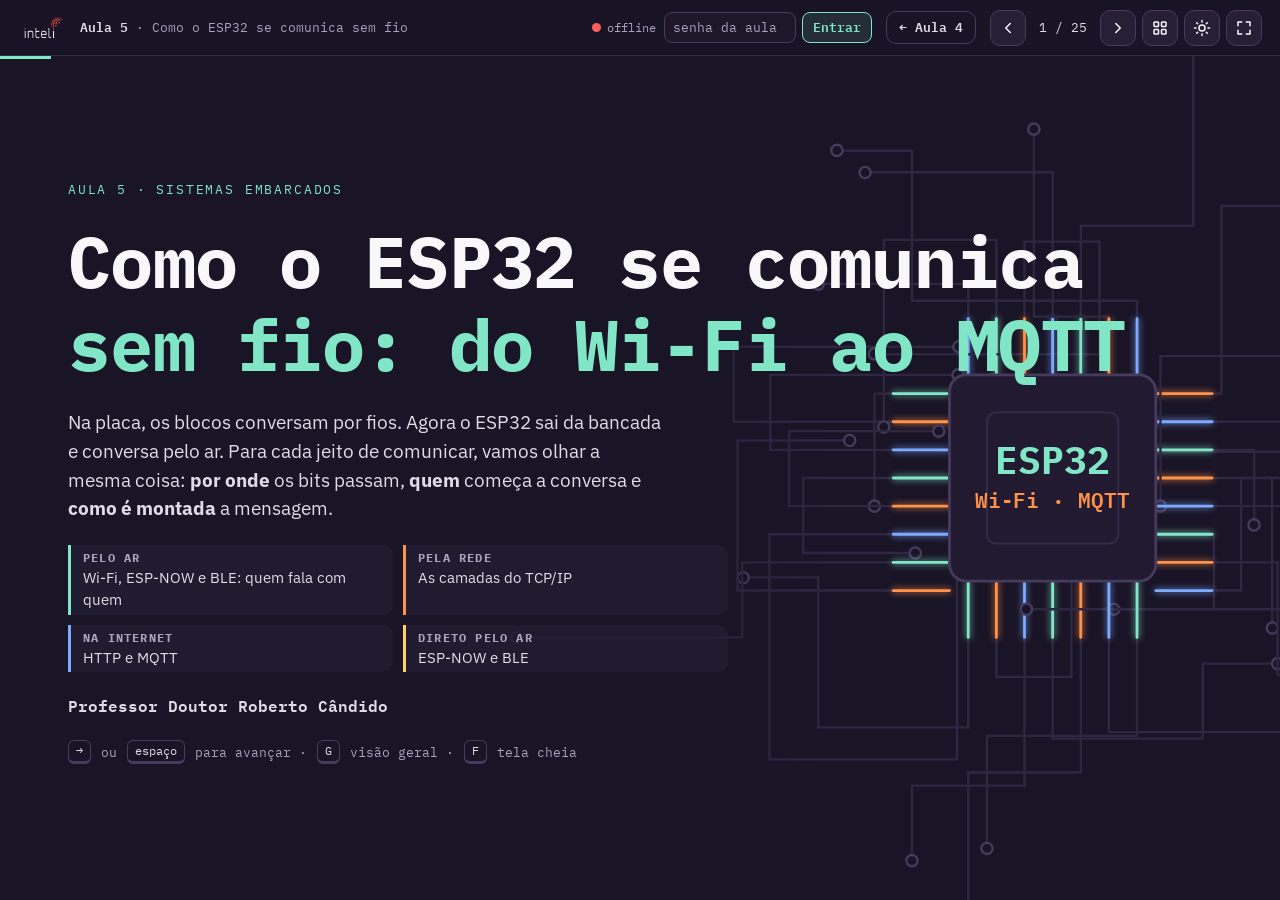
<file: aulas/aula-5/index.html>
<!doctype html>
<html lang="pt-BR">
<head>
<meta charset="utf-8">
<meta name="viewport" content="width=device-width, initial-scale=1">
<title>Como o ESP32 se comunica sem fio</title>
<meta name="description" content="Aula 5 — Comunicação sem fio do ESP32: camadas TCP/IP; HTTP e MQTT pela Internet; ESP‑NOW e BLE direto pelo ar. Para cada protocolo: como funciona, os fios e o esquema da mensagem, com simulações dos pacotes e quizzes formativos.">
<link rel="icon" href="assets/img/logo.png">
<link rel="preconnect" href="https://fonts.googleapis.com">
<link rel="preconnect" href="https://fonts.gstatic.com" crossorigin>
<link href="https://fonts.googleapis.com/css2?family=IBM+Plex+Mono:wght@400;500;600;700&family=IBM+Plex+Sans:wght@400;500;600&display=swap" rel="stylesheet">
<link rel="stylesheet" href="css/style.css">
<script src="js/theme.js"></script>
</head>
<body>

<header class="topbar">
  <img class="logo" src="assets/img/logo.png" alt="Inteli">
  <div class="deck-title"><b>Aula 5</b> · Como o ESP32 se comunica sem fio</div>
  <span class="spacer"></span>
  <div class="aula-acesso" aria-label="Participação na aula">
    <span class="net"><span class="net-dot" id="netDot"></span><span id="netLabel">…</span></span>
    <form id="accForm" class="acc-form" autocomplete="off">
      <label class="sr-only" for="accCode">Senha da aula</label>
      <input id="accCode" placeholder="senha da aula" maxlength="32" spellcheck="false" autocapitalize="characters">
      <button class="btn sm" id="accBtn">Entrar</button>
    </form>
    <button type="button" class="btn ghost sm" id="accWho" hidden title="Seus dados">● <span id="accName"></span></button>
  </div>
  <a class="btn ghost back-link" href="../../aulas/aula-4/index.html" title="Voltar para a Aula 4">← Aula 4</a>
  <nav class="nav" aria-label="Navegação dos slides">
    <button class="icon-btn" id="btnPrev" title="Anterior (←)" aria-label="Slide anterior"><svg viewBox="0 0 24 24"><path d="M15 18l-6-6 6-6"/></svg></button>
    <span class="counter" id="counter">1 / 25</span>
    <button class="icon-btn" id="btnNext" title="Próximo (→)" aria-label="Próximo slide"><svg viewBox="0 0 24 24"><path d="M9 6l6 6-6 6"/></svg></button>
    <button class="icon-btn" id="btnGrid" title="Visão geral (G)" aria-label="Visão geral"><svg viewBox="0 0 24 24"><rect x="4" y="4" width="6" height="6" rx="1"/><rect x="14" y="4" width="6" height="6" rx="1"/><rect x="4" y="14" width="6" height="6" rx="1"/><rect x="14" y="14" width="6" height="6" rx="1"/></svg></button>
    <button class="icon-btn theme-btn" id="btnTheme" title="Tema claro/escuro (T)" aria-label="Alternar tema claro/escuro"><svg class="i-sun" viewBox="0 0 24 24"><circle cx="12" cy="12" r="4"/><path d="M12 2v2M12 20v2M4.9 4.9l1.4 1.4M17.7 17.7l1.4 1.4M2 12h2M20 12h2M4.9 19.1l1.4-1.4M17.7 6.3l1.4-1.4"/></svg><svg class="i-moon" viewBox="0 0 24 24"><path d="M21 12.8A9 9 0 1 1 11.2 3a7 7 0 0 0 9.8 9.8z"/></svg></button>
    <button class="icon-btn" id="btnFull" title="Tela cheia (F)" aria-label="Tela cheia"><svg viewBox="0 0 24 24"><path d="M4 9V4h5M20 9V4h-5M4 15v5h5M20 15v5h-5"/></svg></button>
  </nav>
</header>
<div class="progress" id="progress"></div>
<div class="overview" id="overview" aria-hidden="true"><div class="grid" id="overviewGrid"></div></div>

<main class="deck" id="deck">

<!-- ============ 1. CAPA ============ -->
<section class="slide cover" data-title="Como o ESP32 se comunica sem fio" data-section="Introdução">
  <svg class="traces" data-sim="traces" viewBox="0 0 1600 900" preserveAspectRatio="xMidYMid slice" aria-hidden="true"></svg>
  <div class="wrap">
    <p class="kicker">Aula 5 · Sistemas embarcados</p>
    <h1>Como o ESP32 se comunica<br><span>sem fio: do Wi‑Fi ao MQTT</span></h1>
    <p class="lead">Na placa, os blocos conversam por fios. Agora o ESP32 sai da bancada e conversa pelo ar. Para cada jeito de comunicar, vamos olhar a mesma coisa: <b>por onde</b> os bits passam, <b>quem</b> começa a conversa e <b>como é montada</b> a mensagem.</p>
    <div class="agenda" style="grid-template-columns:repeat(2,minmax(0,1fr));max-width:660px">
      <div><b>Pelo ar</b>Wi‑Fi, ESP‑NOW e BLE: quem fala com quem</div>
      <div><b>Pela rede</b>As camadas do TCP/IP</div>
      <div><b>Na Internet</b>HTTP e MQTT</div>
      <div style="border-color:var(--yellow)"><b>Direto pelo ar</b>ESP‑NOW e BLE</div>
    </div>
    <p class="author">Professor Doutor Roberto Cândido</p>
    <p class="start-hint"><span class="kbd">→</span> ou <span class="kbd">espaço</span> para avançar · <span class="kbd">G</span> visão geral · <span class="kbd">F</span> tela cheia</p>
  </div>
</section>

<!-- ============ 2. O QUE É UM PROTOCOLO ============ -->
<section class="slide" data-title="O que é um protocolo" data-section="Introdução">
  <div class="wrap">
    <p class="kicker">Introdução</p>
    <h2>O que é um protocolo</h2>
    <p class="def" style="font-size:17px">Um <b>protocolo</b> é o combinado entre dois blocos para que um entenda o outro. Ele responde: por onde vão os bits, quem fala quando, para quem é a mensagem e em que ordem vêm as partes.</p>
    <div class="stack" style="gap:6px">
      <span class="fields-cap">Quase toda mensagem tem estas partes</span>
      <div class="fields">
        <div class="f o"><b>início</b><small>“atenção, vai começar”</small></div>
        <div class="f b"><b>endereço</b><small>para quem é</small></div>
        <div class="f y"><b>controle</b><small>que tipo de mensagem</small></div>
        <div class="f m" style="--w:2"><b>dados</b><small>o conteúdo de verdade</small></div>
        <div class="f r"><b>verificação</b><small>chegou certo?</small></div>
        <div class="f o"><b>fim</b><small>acabou</small></div>
      </div>
      <p class="analogy">Como uma carta: o envelope tem destinatário e remetente; dentro, o assunto e o texto; o aviso de recebimento confirma que chegou.</p>
    </div>
    <div class="cards four">
      <div class="card tight blue"><h3>Meio</h3><p>Fio de cobre na placa ou ondas de rádio pelo ar.</p></div>
      <div class="card tight mint"><h3>Ritmo</h3><p>Um fio de <b>clock</b> marca cada bit, ou os dois lados combinam antes a <b>velocidade</b>.</p></div>
      <div class="card tight orange"><h3>Endereço</h3><p>Conversa só entre dois, ou vários no mesmo fio, cada um com um endereço.</p></div>
      <div class="card tight yellow"><h3>Confirmação</h3><p>O receptor responde “recebi” (ACK), ou o emissor manda e segue em frente.</p></div>
    </div>
    <div class="note">Você já viu essas escolhas nos protocolos com fio (UART, I²C, SPI). Pelo ar, o meio é o <b>rádio</b>, e o que muda de um protocolo para outro é o resto: endereço, confirmação e o desenho da mensagem.</div>
  </div>
</section>

<!-- ============ 3. MAPA DOS PROTOCOLOS ============ -->
<section class="slide" data-title="Mapa dos protocolos" data-section="Introdução">
  <div class="wrap">
    <p class="kicker">Introdução</p>
    <h2>Mapa dos protocolos desta aula</h2>
    <div class="cards two">
      <div class="card orange"><span class="tag">Pela Internet · o mundo</span><h3>Wi‑Fi + TCP/IP</h3>
        <ul class="bullets small orange">
          <li>O ESP32 entra na rede do roteador e chega à Internet.</li>
          <li>A mensagem viaja em <b>camadas</b>: endereço, porta, entrega garantida.</li>
          <li>Por cima: <b>HTTP</b> (pergunta e resposta) e <b>MQTT</b> (publicar e assinar).</li>
        </ul></div>
      <div class="card"><span class="tag">Direto pelo ar · metros</span><h3 style="color:var(--yellow)">Sem roteador</h3>
        <ul class="bullets small">
          <li><b>ESP‑NOW</b>: um ESP32 manda um pacote direto para outro ESP32.</li>
          <li><b>BLE</b>: o celular conversa com o ESP32 por Bluetooth de baixo consumo.</li>
        </ul></div>
    </div>
    <div class="chain" style="grid-template-columns:repeat(5,minmax(0,1fr))">
      <div><b>Sensor</b><p>na placa, por fio (já visto)</p></div>
      <div><b>ESP32</b><p>lê, decide e monta a mensagem</p></div>
      <div><b>Rede</b><p>Wi‑Fi até o roteador</p></div>
      <div><b>Internet</b><p>HTTP ou MQTT</p></div>
      <div><b>Pessoa / sistema</b><p>celular, painel, banco de dados</p></div>
    </div>
    <div class="note">Regra prática: rádio direto (ESP‑NOW, BLE) resolve o que está <b>perto</b>; para alcançar <b>qualquer lugar</b>, só pela Internet (Wi‑Fi + TCP/IP).</div>
  </div>
</section>

<!-- ============ 9. SEM FIO ============ -->
<section class="slide" data-title="Pelo ar: quem fala com quem" data-section="Sem fio">
  <div class="wrap">
    <p class="kicker orange">Sem fio</p>
    <h2>Pelo ar: quatro jeitos de o ESP32 conversar</h2>
    <div class="grid-2 wide-right">
      <div class="stack" style="gap:12px">
        <p class="def orange">O ESP32 tem rádio de <b>Wi‑Fi</b> e de <b>Bluetooth</b> no mesmo chip. Com ele dá para entrar numa rede, criar uma rede própria ou falar direto com outro aparelho.</p>
        <table class="cmp sm">
          <thead><tr><th>Jeito</th><th>Precisa de</th><th>Alcance</th><th>Mensagem</th></tr></thead>
          <tbody>
            <tr><td>Wi‑Fi (estação)</td><td class="n">roteador → <b>Internet</b></td><td class="n">o mundo</td><td class="n">pacotes TCP/IP: HTTP, MQTT</td></tr>
            <tr><td>Wi‑Fi (ponto de acesso)</td><td class="n">nada: o ESP32 é a rede</td><td class="n">~30–50 m</td><td class="n">página web servida pelo ESP32</td></tr>
            <tr><td>ESP‑NOW</td><td class="n">nada (ESP32 ↔ ESP32)</td><td class="n">~100–200 m</td><td class="n">até 250 bytes por pacote</td></tr>
            <tr><td>BLE</td><td class="n">nada (celular ↔ ESP32)</td><td class="n">~10 m</td><td class="n">valores pequenos (“características”)</td></tr>
          </tbody>
        </table>
        <p class="hint">Para quilômetros existe o LoRa, com um módulo de rádio externo. Ele fica fora desta aula.</p>
      </div>
      <div class="sim" data-sim="arch">
        <div class="sim-head"><span class="sim-title">Quem fala com quem</span>
          <div class="seg" data-seg="modo"><button data-v="sta" aria-pressed="true">Estação</button><button data-v="ap" aria-pressed="false">Ponto de acesso</button><button data-v="now" aria-pressed="false">ESP‑NOW</button><button data-v="mqtt" aria-pressed="false">MQTT</button></div></div>
        <svg class="stage" viewBox="0 0 520 260" role="img" aria-label="Diagrama animado da arquitetura de comunicação escolhida" style="max-height:270px"></svg>
        <div class="btn-row"><span class="pill" data-o="p1"></span><span class="pill" data-o="p2"></span><span class="pill" data-o="p3"></span></div>
        <p class="step-caption" data-o="desc"></p>
      </div>
    </div>
  </div>
</section>

<!-- ============ 10. MODELO TCP/IP ============ -->
<section class="slide" data-title="Modelo TCP/IP: as quatro camadas" data-section="Pela rede: TCP/IP">
  <div class="wrap">
    <p class="kicker blue">Pela rede · TCP/IP</p>
    <h2>Modelo TCP/IP: quatro camadas</h2>
    <div class="grid-2 wide-left">
      <div class="stack" style="gap:12px">
        <p class="def blue">Mandar “liga o LED” pela Internet envolve problemas muito diferentes: o rádio, o endereço, a garantia de entrega, o significado da mensagem. O modelo TCP/IP separa esses problemas em <b>camadas</b>. Cada uma resolve o seu e confia na de baixo.</p>
        <div class="tcpip">
          <div class="ly app"><b>4 · Aplicação</b><span>o que a mensagem <b>significa</b></span><em>HTTP, MQTT</em></div>
          <div class="ly tra"><b>3 · Transporte</b><span>entregar ao <b>programa</b> certo (porta), com ou sem garantia</span><em>TCP, UDP</em></div>
          <div class="ly int"><b>2 · Internet</b><span>endereço do aparelho e <b>caminho</b> entre redes</span><em>IP</em></div>
          <div class="ly net"><b>1 · Rede</b><span>levar os bits até o <b>vizinho</b>, pelo ar ou pelo cabo</span><em>Wi‑Fi, Ethernet</em></div>
        </div>
      </div>
      <div class="stack" style="gap:12px">
        <p class="analogy" style="font-style:normal;color:var(--text-2)">Analogia: mandar uma encomenda pelos correios.</p>
        <ul class="bullets small">
          <li><b>Aplicação</b>: o conteúdo da carta, escrito numa língua que os dois entendem.</li>
          <li><b>Transporte</b>: o número do <b>apartamento</b> (porta) e o aviso de recebimento.</li>
          <li><b>Internet</b>: o <b>endereço</b> do prédio (IP) e os centros de distribuição que escolhem o caminho.</li>
          <li><b>Rede</b>: o carteiro e a moto: levam só até o próximo ponto.</li>
        </ul>
        <div class="note">A vantagem das camadas: dá para trocar uma sem mexer nas outras. O mesmo MQTT funciona sobre Wi‑Fi, cabo Ethernet ou 4G.</div>
      </div>
    </div>
  </div>
</section>

<!-- ============ 11. ENCAPSULAMENTO ============ -->
<section class="slide" data-title="Encapsulamento: envelope dentro de envelope" data-section="Pela rede: TCP/IP">
  <div class="wrap">
    <p class="kicker blue">Pela rede · TCP/IP</p>
    <h2>Encapsulamento: envelope dentro de envelope</h2>
    <div class="grid-2 wide-right">
      <div class="stack" style="gap:12px">
        <ol class="how">
          <li>Na <b>ida</b>, cada camada coloca a mensagem de cima dentro de um envelope próprio: o seu <b>cabeçalho</b>.</li>
          <li>O quadro sai pelo ar como ondas de rádio. Os roteadores do caminho só leem até a camada Internet (IP).</li>
          <li>Na <b>chegada</b>, cada camada abre o seu envelope e entrega o conteúdo para a de cima.</li>
        </ol>
        <div class="stack" style="gap:6px">
          <span class="fields-cap">O pacote completo, como sai do ESP32</span>
          <div class="fields">
            <div class="f y" style="--w:1.5"><b>Wi‑Fi</b><small>MACs · 30 B</small></div>
            <div class="f b" style="--w:1.2"><b>IP</b><small>endereços · 20 B</small></div>
            <div class="f m" style="--w:1.2"><b>TCP</b><small>portas · 20 B</small></div>
            <div class="f o" style="--w:1.2"><b>MQTT</b><small>tópico · 12 B</small></div>
            <div class="f r" style="--w:.6"><b>ON</b><small>2 B</small></div>
            <div class="f y" style="--w:.6"><b>FCS</b><small>4 B</small></div>
          </div>
          <p class="fields-note"><span>conteúdo útil: 2 bytes</span><span>no ar: ~88 bytes</span></p>
        </div>
      </div>
      <div class="sim" data-sim="encap">
        <div class="sim-head"><span class="sim-title">PUBLISH casa/led = ON</span><span class="pill info" data-o="side"></span></div>
        <svg class="stage" viewBox="0 0 520 290" role="img" aria-label="Pacote ganhando e perdendo cabeçalhos ao passar pelas camadas" style="max-height:300px"></svg>
        <div class="btn-row">
          <button class="btn ghost sm" data-act="back">◀ Voltar</button>
          <button class="btn sm" data-act="next">Próxima etapa ▶</button>
          <button class="btn ghost sm" data-act="play" aria-pressed="false">Reproduzir</button>
          <span class="pill" data-o="bytes"></span>
        </div>
        <p class="step-caption" data-o="cap"></p>
      </div>
    </div>
  </div>
</section>

<!-- ============ 12. ENDEREÇOS: MAC, IP, PORTA ============ -->
<section class="slide" data-title="Os três endereços do pacote: MAC, IP e porta" data-section="Pela rede: TCP/IP">
  <div class="wrap">
    <p class="kicker blue">Pela rede · TCP/IP</p>
    <h2>Os três endereços de um pacote</h2>
    <div class="grid-2 wide-right">
      <div class="stack" style="gap:12px">
        <table class="cmp sm">
          <thead><tr><th>Endereço</th><th>Camada</th><th>Exemplo</th><th>Diz…</th></tr></thead>
          <tbody>
            <tr><td>MAC</td><td class="n">rede</td><td class="n"><code>24:6F:28:A1:3C:90</code></td><td class="n">qual aparelho <b>nesta rede</b>; gravado de fábrica</td></tr>
            <tr><td>IP</td><td class="n">Internet</td><td class="n"><code>192.168.0.23</code></td><td class="n">qual aparelho <b>no mundo</b>; o roteador empresta um ao conectar</td></tr>
            <tr><td>Porta</td><td class="n">transporte</td><td class="n"><code>1883</code></td><td class="n">qual <b>programa</b> dentro do aparelho</td></tr>
          </tbody>
        </table>
        <div class="apps"><span>80 · HTTP</span><span>443 · HTTPS</span><span>1883 · MQTT</span><span>8883 · MQTT seguro</span><span>53 · DNS</span></div>
        <ul class="bullets small blue">
          <li><b>IP privado</b> (192.168.x.x, 10.x.x.x): só vale dentro de casa. Milhões de casas usam o mesmo 192.168.0.23.</li>
          <li><b>NAT</b>: ao sair, o roteador troca o IP privado pelo seu IP <b>público</b>, e desfaz a troca quando a resposta volta.</li>
          <li><b>DNS</b>: traduz nomes em IP. <code>broker.hivemq.com</code> → um IP público.</li>
        </ul>
      </div>
      <figure class="stack" style="gap:10px">
        <svg viewBox="0 0 560 300" role="img" aria-label="Rede de casa com IPs privados, roteador com NAT e IP público, Internet e servidor" style="width:100%">
          <g font-family="IBM Plex Mono, monospace" font-size="12">
            <rect x="10" y="20" width="250" height="260" rx="16" fill="none" style="stroke:var(--border)" stroke-width="2" stroke-dasharray="6 5"/>
            <text x="24" y="42" style="fill:var(--muted)">REDE DE CASA · IPs privados</text>
            <rect x="30" y="70" width="110" height="46" rx="9" style="fill:var(--plot);stroke:var(--mint)" stroke-width="2"/>
            <text x="85" y="90" text-anchor="middle" style="fill:var(--mint)" font-weight="600">ESP32</text>
            <text x="85" y="107" text-anchor="middle" style="fill:var(--text-2)">192.168.0.23</text>
            <rect x="30" y="190" width="110" height="46" rx="9" style="fill:var(--plot);stroke:var(--blue)" stroke-width="2"/>
            <text x="85" y="210" text-anchor="middle" style="fill:var(--blue)" font-weight="600">notebook</text>
            <text x="85" y="227" text-anchor="middle" style="fill:var(--text-2)">192.168.0.10</text>
            <rect x="190" y="118" width="130" height="70" rx="10" style="fill:var(--surface-2);stroke:var(--orange)" stroke-width="2.5"/>
            <text x="255" y="138" text-anchor="middle" style="fill:var(--orange)" font-weight="700">roteador · NAT</text>
            <text x="255" y="157" text-anchor="middle" style="fill:var(--muted)">dentro 192.168.0.1</text>
            <text x="255" y="175" text-anchor="middle" style="fill:var(--text)">fora 177.34.8.120</text>
            <path d="M140 93 Q170 100 190 135 M140 213 Q170 205 190 170" fill="none" style="stroke:var(--wire)" stroke-width="2.5" stroke-dasharray="4 4"/>
            <ellipse cx="405" cy="153" rx="62" ry="40" style="fill:var(--surface);stroke:var(--wire)" stroke-width="2"/>
            <text x="405" y="158" text-anchor="middle" style="fill:var(--text-2)" font-weight="600">Internet</text>
            <path d="M320 153 H343 M467 153 H480" style="stroke:var(--wire)" stroke-width="2.5"/>
            <rect x="470" y="128" width="84" height="50" rx="9" style="fill:var(--plot);stroke:var(--yellow)" stroke-width="2"/>
            <text x="512" y="148" text-anchor="middle" style="fill:var(--yellow)" font-weight="600">servidor</text>
            <text x="512" y="166" text-anchor="middle" style="fill:var(--text-2)" font-size="11">IP público</text>
            <path d="M330 222 H470" style="stroke:var(--mint)" stroke-width="2" marker-end="url(#natArr)"/>
            <text x="400" y="214" text-anchor="middle" style="fill:var(--mint)" font-size="11">de dentro para fora: OK</text>
            <path d="M470 258 H340" style="stroke:var(--red)" stroke-width="2" stroke-dasharray="5 4"/>
            <text x="330" y="262" text-anchor="end" style="fill:var(--red)" font-size="15" font-weight="700">✗</text>
            <text x="405" y="282" text-anchor="middle" style="fill:var(--red)" font-size="11">de fora para dentro: bloqueado</text>
            <defs><marker id="natArr" viewBox="0 0 10 10" refX="9" refY="5" markerWidth="7" markerHeight="7" orient="auto"><path d="M0 0 L10 5 L0 10 Z" style="fill:var(--mint)"/></marker></defs>
          </g>
        </svg>
        <div class="note warn">Consequência: <b>ninguém de fora</b> consegue abrir uma conexão com o ESP32 dentro da sua casa. Mas o ESP32 consegue sair. Guarde isso: é o motivo de o MQTT usar um broker.</div>
      </figure>
    </div>
  </div>
</section>

<!-- ============ 13. TCP x UDP ============ -->
<section class="slide" data-title="Transporte: TCP × UDP" data-section="Pela rede: TCP/IP">
  <div class="wrap">
    <p class="kicker blue">Pela rede · Transporte</p>
    <h2>Transporte: TCP × UDP</h2>
    <div class="grid-2 wide-right">
      <div class="stack" style="gap:12px">
        <div class="card tight mint"><h3>TCP · carta registrada</h3><p>Abre uma <b>conexão</b> antes (SYN, SYN‑ACK, ACK), numera os pedaços, confirma cada um e <b>reenvia</b> o que se perdeu. Chega tudo, em ordem.</p>
          <div class="fields" style="margin-top:4px">
            <div class="f m"><b>portas</b><small>4 B</small></div>
            <div class="f m"><b>nº sequência</b><small>4 B</small></div>
            <div class="f m"><b>nº confirmação</b><small>4 B</small></div>
            <div class="f m"><b>flags</b><small>SYN ACK FIN</small></div>
            <div class="f g"><b>janela, soma…</b><small>6 B</small></div>
          </div>
          <span class="ex">cabeçalho de 20 B · usado por HTTP e MQTT</span></div>
        <div class="card tight orange"><h3>UDP · cartão‑postal</h3><p>Manda e esquece. Sem conexão, sem confirmação. Rápido e leve, mas o que se perde, se perde.</p>
          <div class="fields" style="margin-top:4px">
            <div class="f o"><b>porta origem</b><small>2 B</small></div>
            <div class="f o"><b>porta destino</b><small>2 B</small></div>
            <div class="f o"><b>tamanho</b><small>2 B</small></div>
            <div class="f o"><b>soma</b><small>2 B</small></div>
          </div>
          <span class="ex">cabeçalho de 8 B · usado por DNS, vídeo ao vivo, jogos</span></div>
      </div>
      <div class="sim" data-sim="tcpudp">
        <div class="sim-head"><span class="sim-title">6 leituras por um enlace ruim</span>
          <div class="seg" data-seg="proto"><button data-v="tcp" aria-pressed="true">TCP</button><button data-v="udp" aria-pressed="false">UDP</button></div></div>
        <svg class="stage" viewBox="0 0 520 280" role="img" aria-label="Diagrama de sequência entre ESP32 e servidor, com pacotes perdidos e retransmissões" style="max-height:290px"></svg>
        <div class="ctl"><label for="tuL">Pacotes perdidos no caminho</label><output data-o="l"></output><input id="tuL" type="range" min="0" max="50" step="5" value="25" data-in="l"></div>
        <div class="btn-row"><button class="btn sm" data-act="go">Enviar 6 leituras</button><span class="pill" data-o="rx"></span></div>
        <div class="stats">
          <div class="stat mint"><span>entregues</span><b data-o="ok">–</b></div>
          <div class="stat red"><span>perdidas</span><b data-o="lost">–</b></div>
          <div class="stat orange"><span>pacotes no ar</span><b data-o="pk">–</b></div>
          <div class="stat blue"><span>tempo</span><b data-o="ms">–</b></div>
        </div>
      </div>
    </div>
  </div>
</section>

<!-- ============ 14. QUIZ 2 ============ -->
<section class="slide quiz" data-title="Quiz formativo 1: camadas TCP/IP" data-section="Quiz formativo">
  <div class="wrap">
    <p class="kicker">Quiz formativo · 1 de 3</p>
    <h2>Camadas e pacotes</h2>
    <div class="qz-list">
      <div class="qz" data-q="f1_1">
        <p class="qz-q"><span class="qn">1</span><span>Para mandar <code>ON</code> (2 bytes) pelo Wi‑Fi, viajam cerca de 88 bytes. Por quê?</span></p>
        <div class="qz-opts" role="group" aria-label="Alternativas da pergunta 1">
          <button type="button" class="opt" data-v="a"><span class="letter">A</span><p>O Wi‑Fi manda cada byte várias vezes para garantir</p></button>
          <button type="button" class="opt" data-v="b"><span class="letter">B</span><p>O servidor completa a mensagem com zeros</p></button>
          <button type="button" class="opt" data-v="c" data-ok><span class="letter">C</span><p>Cada camada põe o seu cabeçalho (endereços, portas, verificação) em volta da mensagem</p></button>
          <button type="button" class="opt" data-v="d"><span class="letter">D</span><p>A mensagem é convertida em texto antes de sair</p></button>
        </div>
        <p class="qz-exp"><span class="qz-verdict"></span> É o <b>encapsulamento</b>: MQTT, TCP, IP e Wi‑Fi acrescentam, cada um, o seu envelope. Para mensagens pequenas, os cabeçalhos pesam mais que o conteúdo.</p>
      </div>
      <div class="qz" data-q="f1_2">
        <p class="qz-q"><span class="qn">2</span><span>Um roteador no meio da Internet recebe o pacote. Que informação ele usa para decidir para onde mandar?</span></p>
        <div class="qz-opts" role="group" aria-label="Alternativas da pergunta 2">
          <button type="button" class="opt" data-v="a"><span class="letter">A</span><p>O tópico MQTT</p></button>
          <button type="button" class="opt" data-v="b"><span class="letter">B</span><p>A porta 1883</p></button>
          <button type="button" class="opt" data-v="c"><span class="letter">C</span><p>O endereço MAC do ESP32</p></button>
          <button type="button" class="opt" data-v="d" data-ok><span class="letter">D</span><p>O IP de destino</p></button>
        </div>
        <p class="qz-exp"><span class="qz-verdict"></span> Roteadores trabalham na camada <b>Internet</b>: leem o IP de destino. O MAC só vale dentro de cada rede (é trocado a cada salto), e porta e tópico só são abertos no destino.</p>
      </div>
      <div class="qz" data-q="f1_3">
        <p class="qz-q"><span class="qn">3</span><span>Uma câmera transmite vídeo ao vivo. Um quadro que chega atrasado já não serve para nada. Qual transporte faz mais sentido?</span></p>
        <div class="qz-opts" role="group" aria-label="Alternativas da pergunta 3">
          <button type="button" class="opt" data-v="a" data-ok><span class="letter">A</span><p>UDP: manda e segue em frente, sem esperar reenvio</p></button>
          <button type="button" class="opt" data-v="b"><span class="letter">B</span><p>TCP: reenvia cada quadro perdido até ele chegar</p></button>
          <button type="button" class="opt" data-v="c"><span class="letter">C</span><p>TCP, porque UDP não funciona por Wi‑Fi</p></button>
          <button type="button" class="opt" data-v="d"><span class="letter">D</span><p>Nenhum: vídeo não passa pela camada de transporte</p></button>
        </div>
        <p class="qz-exp"><span class="qz-verdict"></span> Reenviar um quadro velho só atrasaria os próximos. <b>TCP</b> é para quando tudo precisa chegar, em ordem (HTTP, MQTT); <b>UDP</b>, para quando o dado novo vale mais que o perdido.</p>
      </div>
    </div>
    <p class="qz-status" aria-live="polite"></p>
  </div>
</section>

<!-- ============ 15. HTTP ============ -->
<section class="slide" data-title="HTTP: anatomia do pedido e da resposta" data-section="Na Internet: HTTP e MQTT">
  <div class="wrap">
    <p class="kicker orange">Aplicação · HTTP</p>
    <h2>HTTP: pedido e resposta</h2>
    <div class="grid-2 wide-right">
      <div class="stack" style="gap:12px">
        <p class="def orange">O protocolo da web. O <b>cliente</b> faz um pedido e o <b>servidor</b> responde. As duas mensagens são <b>texto</b>, linha por linha, com o mesmo desenho.</p>
        <div class="stack" style="gap:6px">
          <span class="fields-cap">Esquema de uma mensagem HTTP</span>
          <div class="fields">
            <div class="f o" style="--w:1.6"><b>primeira linha</b><small>método + caminho, ou código</small></div>
            <div class="f b" style="--w:1.4"><b>cabeçalhos</b><small>Nome: valor</small></div>
            <div class="f g" style="--w:.8"><b>linha vazia</b><small>fim do cabeçalho</small></div>
            <div class="f m" style="--w:1.2"><b>corpo</b><small>o dado (opcional)</small></div>
          </div>
        </div>
        <table class="cmp sm">
          <thead><tr><th>Código</th><th>Significa</th></tr></thead>
          <tbody>
            <tr><td>200 OK</td><td class="n g">deu certo, o dado está no corpo</td></tr>
            <tr><td>201 Created</td><td class="n g">criado: o servidor guardou o que você mandou</td></tr>
            <tr><td>404 Not Found</td><td class="n b">esse caminho não existe no servidor</td></tr>
            <tr><td>500</td><td class="n b">deu erro dentro do servidor</td></tr>
          </tbody>
        </table>
        <div class="note">Limite do HTTP em IoT: <b>só o cliente começa</b>. Para saber se há uma ordem nova, o ESP32 teria que perguntar a cada poucos segundos. Ótimo para <b>enviar</b> uma leitura; ruim para <b>receber ordens</b> a qualquer momento.</div>
      </div>
      <div class="sim" data-sim="http">
        <div class="sim-head"><span class="sim-title">Uma ida e volta HTTP</span>
          <div class="seg" data-seg="sc"><button data-v="get" aria-pressed="true">GET</button><button data-v="post" aria-pressed="false">POST</button><button data-v="e404" aria-pressed="false">404</button></div></div>
        <svg class="stage" viewBox="0 0 520 70" role="img" aria-label="Cliente e servidor trocando um pedido e uma resposta" style="max-height:80px"></svg>
        <div class="btn-row"><button class="btn sm" data-act="send">Enviar pedido ▶</button></div>
        <div class="http-cols">
          <div><span class="hint" data-o="reqn">pedido</span><pre class="http-msg" data-o="req"></pre></div>
          <div><span class="hint" data-o="resn">resposta</span><pre class="http-msg" data-o="res"></pre></div>
        </div>
        <div class="leg"><span><i style="background:var(--orange)"></i>primeira linha</span><span><i style="background:var(--blue)"></i>cabeçalhos</span><span><i style="background:var(--mint)"></i>corpo</span></div>
        <p class="step-caption" data-o="cap"></p>
      </div>
    </div>
  </div>
</section>

<!-- ============ 16. MQTT: CONCEITOS ============ -->
<section class="slide" data-title="MQTT: publicar e assinar" data-section="Na Internet: HTTP e MQTT">
  <div class="wrap">
    <p class="kicker orange">Aplicação · MQTT</p>
    <h2>MQTT: publicar e assinar</h2>
    <div class="grid-2 even">
      <div class="stack" style="gap:12px">
        <p class="def orange"><b>MQTT</b> é um protocolo de aplicação leve, sobre TCP, em que ninguém fala diretamente com ninguém: todos falam com um servidor intermediário, o <b>broker</b>.</p>
        <ul class="bullets small orange">
          <li><b>Broker</b>: recebe cada mensagem e entrega uma cópia a quem tem interesse.</li>
          <li><b>Cliente</b>: qualquer um conectado ao broker: ESP32, celular, painel.</li>
          <li><b>Tópico</b>: o “assunto” da mensagem, como um endereço: <code>casa/sala/led</code>.</li>
          <li><b>Publicar</b>: enviar uma mensagem para um tópico. <b>Assinar</b>: pedir ao broker as mensagens de um tópico.</li>
          <li><b>Payload</b>: o conteúdo. Bytes livres: <code>ON</code>, <code>24.5</code>, um JSON.</li>
        </ul>
        <p class="analogy">Como grupos de mensagem por assunto: quem posta não sabe quem vai ler; quem entrou no grupo recebe tudo que é postado ali.</p>
      </div>
      <div class="stack" style="gap:12px">
        <div class="card tight blue"><h3>Atravessa o NAT</h3><p>O ESP32 <b>abre a conexão</b> de dentro de casa até o broker e a mantém aberta. As ordens voltam por ela. Ninguém precisa saber o IP de ninguém.</p></div>
        <div class="card tight mint"><h3>Desacoplado</h3><p>Quem publica não conhece quem assina, nem quantos são. Dá para acrescentar um painel novo sem mexer no ESP32.</p></div>
        <div class="card tight yellow"><h3>Leve</h3><p>Cabeçalho de 2 bytes. Criado em 1999 para monitorar oleodutos por satélite, onde cada byte custava caro. Hoje é padrão aberto (OASIS).</p></div>
      </div>
    </div>
  </div>
</section>

<!-- ============ 17. ANATOMIA DO PUBLISH ============ -->
<section class="slide" data-title="Anatomia de uma mensagem MQTT" data-section="Na Internet: HTTP e MQTT">
  <div class="wrap">
    <p class="kicker orange">Aplicação · MQTT</p>
    <h2>Anatomia de um PUBLISH, byte a byte</h2>
    <div class="grid-2 wide-right">
      <div class="stack" style="gap:12px">
        <p class="def orange">Diferente do HTTP, o MQTT é <b>binário</b>: cada byte tem um lugar certo. Todo pacote começa com um byte que diz o <b>tipo</b> e algumas <b>opções</b>, seguido do tamanho do resto.</p>
        <div class="stack" style="gap:6px">
          <span class="fields-cap">Esquema do PUBLISH</span>
          <div class="fields">
            <div class="f o"><b>tipo + opções</b><small>1 B</small></div>
            <div class="f y"><b>tamanho</b><small>1–4 B</small></div>
            <div class="f b" style="--w:1.8"><b>tópico</b><small>2 B de tamanho + texto</small></div>
            <div class="f r" style="--w:.9"><b>nº pacote</b><small>só QoS 1 e 2</small></div>
            <div class="f m" style="--w:1.5"><b>conteúdo</b><small>o resto</small></div>
          </div>
        </div>
        <table class="cmp sm">
          <thead><tr><th>Pacote</th><th>1º byte</th><th>Para quê</th></tr></thead>
          <tbody>
            <tr><td>CONNECT / CONNACK</td><td class="n">0x10 / 0x20</td><td class="n">entrar no broker / aceito</td></tr>
            <tr><td>SUBSCRIBE / SUBACK</td><td class="n">0x82 / 0x90</td><td class="n">assinar um tópico / ok</td></tr>
            <tr><td>PUBLISH</td><td class="n">0x30 a 0x3D</td><td class="n">mandar uma mensagem</td></tr>
            <tr><td>PUBACK</td><td class="n">0x40</td><td class="n">“recebi” (QoS 1)</td></tr>
            <tr><td>PINGREQ / PINGRESP</td><td class="n">0xC0 / 0xD0</td><td class="n">“ainda estou aqui”</td></tr>
          </tbody>
        </table>
      </div>
      <div class="sim" data-sim="mqttpkt">
        <div class="sim-head"><span class="sim-title">Monte um PUBLISH</span>
          <div class="seg" data-seg="qos"><button data-v="0" aria-pressed="true">QoS 0</button><button data-v="1" aria-pressed="false">QoS 1</button><button data-v="2" aria-pressed="false">QoS 2</button></div></div>
        <div class="grid-2 even" style="gap:10px">
          <div class="ctl"><label for="mpT">Tópico</label><output></output><input id="mpT" class="tin sm" type="text" value="casa/sala/led" maxlength="60" data-in="t" spellcheck="false" autocomplete="off"></div>
          <div class="ctl"><label for="mpP">Conteúdo</label><output></output><input id="mpP" class="tin sm" type="text" value="ON" maxlength="60" data-in="p" spellcheck="false" autocomplete="off"></div>
        </div>
        <div class="btn-row">
          <button class="btn ghost sm" data-ex="casa/sala/led|ON">LED ON</button>
          <button class="btn ghost sm" data-ex="casa/sala/temp|24.5">temperatura</button>
          <button class="btn ghost sm" data-ex='casa/sala/clima|{"t":24.5,"u":61}'>JSON</button>
          <label class="chk"><input type="checkbox" data-in="r"> retain</label>
        </div>
        <div class="stack" style="gap:4px">
          <span class="hint">1º byte: <span style="color:var(--orange)">tipo 3 = PUBLISH</span> · DUP · <span style="color:var(--blue)">QoS</span> · <span style="color:var(--mint)">retain</span></span>
          <p class="b1" data-o="b1"></p>
        </div>
        <div class="pkt" data-o="pkt"></div>
        <div class="btn-row"><span class="pill" data-o="tot"></span></div>
        <p class="dump" data-o="dump"></p>
      </div>
    </div>
  </div>
</section>

<!-- ============ 18. SIM PUB/SUB ============ -->
<section class="slide" data-title="O broker distribuindo mensagens" data-section="Na Internet: HTTP e MQTT">
  <div class="wrap">
    <p class="kicker orange">Aplicação · MQTT</p>
    <h2>O broker distribuindo mensagens</h2>
    <div class="grid-2 wide-right">
      <div class="stack" style="gap:12px">
        <ol class="how">
          <li>Cada cliente conecta ao broker e diz quais tópicos <b>assina</b>.</li>
          <li>Um cliente <b>publica</b> em um tópico. A mensagem vai só até o broker.</li>
          <li>O broker compara o tópico com cada assinatura e entrega uma <b>cópia</b> a cada interessado.</li>
        </ol>
        <table class="cmp sm">
          <thead><tr><th>Cliente</th><th>Publica em</th><th>Assina</th></tr></thead>
          <tbody>
            <tr><td>Celular</td><td class="n">casa/sala/led</td><td class="n">casa/+/temp</td></tr>
            <tr><td>ESP32 LED</td><td class="n">–</td><td class="n">casa/sala/led</td></tr>
            <tr><td>ESP32 sensor</td><td class="n">casa/sala/temp</td><td class="n">–</td></tr>
            <tr><td>Painel</td><td class="n">–</td><td class="n">casa/#</td></tr>
          </tbody>
        </table>
        <p class="hint">O sensor publica sozinho a cada 6 s. Desconecte o painel: o sensor continua igual, sem saber de nada.</p>
      </div>
      <div class="sim" data-sim="pubsub">
        <div class="sim-head"><span class="sim-title">Broker MQTT</span><span class="pill info" data-o="cnt"></span></div>
        <svg class="stage" viewBox="0 0 520 290" role="img" aria-label="Quatro clientes conectados a um broker central trocando mensagens" style="max-height:300px"></svg>
        <div class="btn-row">
          <button class="btn sm" data-act="led">Celular: LED <span data-o="nx">ON</span></button>
          <button class="btn orange sm" data-act="temp">Sensor: publicar agora</button>
          <button class="btn ghost sm" data-act="panel" aria-pressed="false">Desconectar painel</button>
        </div>
        <pre class="console" data-o="log" style="height:110px"></pre>
      </div>
    </div>
  </div>
</section>

<!-- ============ 19. TÓPICOS E CURINGAS ============ -->
<section class="slide" data-title="Tópicos e curingas + e #" data-section="Na Internet: HTTP e MQTT">
  <div class="wrap">
    <p class="kicker orange">Aplicação · MQTT</p>
    <h2>Tópicos e curingas</h2>
    <div class="grid-2 wide-right">
      <div class="stack" style="gap:12px">
        <p class="def orange">Tópicos são textos com <b>níveis</b> separados por <code>/</code>, do mais geral ao mais específico. Não precisam ser criados antes: existem quando alguém publica.</p>
        <table class="cmp sm">
          <thead><tr><th>Curinga</th><th>Significa</th><th>Exemplo</th></tr></thead>
          <tbody>
            <tr><td>+</td><td class="n">exatamente <b>um</b> nível qualquer</td><td class="n"><code>casa/+/temp</code></td></tr>
            <tr><td>#</td><td class="n">qualquer quantidade de níveis, só no <b>fim</b></td><td class="n"><code>casa/#</code></td></tr>
          </tbody>
        </table>
        <ul class="bullets small orange">
          <li>Curingas só servem para <b>assinar</b>. Ao publicar, o tópico é sempre exato.</li>
          <li>Maiúsculas importam: <code>Casa/led</code> e <code>casa/led</code> são tópicos diferentes.</li>
          <li>Em broker público, todo mundo usa o mesmo servidor: comece os tópicos com um prefixo só seu, como <code>inteli/m04/g3/…</code>.</li>
        </ul>
      </div>
      <div class="sim" data-sim="topics">
        <div class="sim-head"><span class="sim-title">Teste uma assinatura</span><span class="pill" data-o="n"></span></div>
        <div class="ctl"><label for="tpF">Filtro de assinatura</label><output data-o="ok"></output><input id="tpF" class="tin" type="text" value="casa/+/led" data-in="f" spellcheck="false" autocomplete="off"></div>
        <div class="btn-row" data-o="pre"></div>
        <ul class="topic-list" data-o="list"></ul>
        <p class="step-caption" data-o="why"></p>
      </div>
    </div>
  </div>
</section>

<!-- ============ 20. A CONVERSA MQTT ============ -->
<section class="slide" data-title="A conversa MQTT: CONNECT, SUBSCRIBE, PUBLISH, PING" data-section="Na Internet: HTTP e MQTT">
  <div class="wrap">
    <p class="kicker orange">Aplicação · MQTT</p>
    <h2>A conversa entre o cliente e o broker</h2>
    <div class="grid-2 even">
      <figure class="stack" style="gap:6px">
        <svg viewBox="0 0 480 360" role="img" aria-label="Diagrama de sequência MQTT: CONNECT, CONNACK, SUBSCRIBE, SUBACK, PUBLISH, PINGREQ, PINGRESP" style="width:100%">
          <defs>
            <marker id="sqA" viewBox="0 0 10 10" refX="9" refY="5" markerWidth="7" markerHeight="7" orient="auto"><path d="M0 0 L10 5 L0 10 Z" style="fill:var(--wire)"/></marker>
          </defs>
          <g font-family="IBM Plex Mono, monospace" font-size="12">
            <rect x="20" y="8" width="120" height="32" rx="8" style="fill:var(--plot);stroke:var(--mint)" stroke-width="2"/>
            <text x="80" y="29" text-anchor="middle" style="fill:var(--mint)" font-weight="600">ESP32</text>
            <rect x="340" y="8" width="120" height="32" rx="8" style="fill:var(--plot);stroke:var(--orange)" stroke-width="2"/>
            <text x="400" y="29" text-anchor="middle" style="fill:var(--orange)" font-weight="600">broker</text>
            <path d="M80 40 V352 M400 40 V352" style="stroke:var(--border)" stroke-width="2" stroke-dasharray="4 4"/>
            <g stroke-width="2" style="stroke:var(--wire)" marker-end="url(#sqA)">
              <path d="M82 70 H396"/><path d="M398 100 H84"/>
              <path d="M82 140 H396"/><path d="M398 170 H84"/>
              <path d="M398 210 H84"/>
              <path d="M82 250 H396"/>
              <path d="M82 300 H396"/><path d="M398 330 H84"/>
            </g>
            <text x="240" y="64" text-anchor="middle" style="fill:var(--text)">CONNECT  id, keepalive, último desejo</text>
            <text x="240" y="94" text-anchor="middle" style="fill:var(--mint)">CONNACK  aceito</text>
            <text x="240" y="134" text-anchor="middle" style="fill:var(--text)">SUBSCRIBE  casa/sala/led</text>
            <text x="240" y="164" text-anchor="middle" style="fill:var(--mint)">SUBACK</text>
            <text x="240" y="204" text-anchor="middle" style="fill:var(--orange)">PUBLISH  casa/sala/led = ON</text>
            <text x="240" y="244" text-anchor="middle" style="fill:var(--blue)">PUBLISH  casa/sala/led/estado = ON</text>
            <text x="240" y="278" text-anchor="middle" style="fill:var(--muted)" font-size="11">… alguns segundos sem nada para dizer …</text>
            <text x="240" y="294" text-anchor="middle" style="fill:var(--text-2)">PINGREQ</text>
            <text x="240" y="324" text-anchor="middle" style="fill:var(--text-2)">PINGRESP</text>
          </g>
        </svg>
      </figure>
      <div class="stack" style="gap:12px">
        <ol class="how">
          <li><b>CONNECT</b>: o cliente se apresenta com um <b>nome único</b> (ID), de quanto em quanto tempo vai dar sinal de vida (keepalive) e, se quiser, um “último desejo”.</li>
          <li><b>SUBSCRIBE</b>: avisa quais tópicos quer receber.</li>
          <li><b>PUBLISH</b>: em qualquer sentido, a qualquer momento, pela mesma conexão.</li>
          <li><b>PINGREQ / PINGRESP</b>: se ficou um tempo sem tráfego, o cliente manda um “ainda estou aqui”.</li>
        </ol>
        <div class="note">Se o broker passar <b>1,5 × keepalive</b> sem ouvir o cliente, considera que ele caiu. É assim que o broker descobre uma queda sem aviso.</div>
        <div class="note warn">Dois clientes com o <b>mesmo ID</b>: o broker derruba o mais antigo. O ID precisa ser único, por exemplo derivado do MAC do chip.</div>
      </div>
    </div>
  </div>
</section>

<!-- ============ 21. QOS, RETAIN, LWT ============ -->
<section class="slide" data-title="QoS, retain e último desejo" data-section="Na Internet: HTTP e MQTT">
  <div class="wrap">
    <p class="kicker orange">Aplicação · MQTT</p>
    <h2>QoS, retain e último desejo</h2>
    <div class="grid-2 wide-right">
      <div class="stack" style="gap:10px">
        <table class="cmp sm">
          <thead><tr><th>QoS</th><th>Garantia</th><th>Pacotes</th></tr></thead>
          <tbody>
            <tr><td>0</td><td class="n">no máximo uma vez: pode <b>perder</b></td><td class="n">PUBLISH</td></tr>
            <tr><td>1</td><td class="n">pelo menos uma vez: pode <b>duplicar</b></td><td class="n">PUBLISH, PUBACK</td></tr>
            <tr><td>2</td><td class="n">exatamente uma vez</td><td class="n">PUBLISH, PUBREC, PUBREL, PUBCOMP</td></tr>
          </tbody>
        </table>
        <div class="card tight blue"><h3>Retain · o broker guarda a última</h3><p>Uma mensagem com <b>retain</b> (o último bit do 1º byte) fica guardada no tópico. Quem assinar depois recebe na hora o último valor. Ideal para <b>estado</b>: “o LED está ON”.</p></div>
        <div class="card tight red"><h3>Último desejo (LWT)</h3><p>No CONNECT, o cliente deixa uma mensagem com o broker: “se eu sumir sem me despedir, publique <code>offline</code> em <code>…/status</code>”. Assim os outros sabem que ele caiu.</p></div>
        <p class="hint">Mais garantia = mais pacotes no ar. Para leituras que se repetem a cada segundo, QoS 0 basta.</p>
      </div>
      <div class="sim" data-sim="qos">
        <div class="sim-head"><span class="sim-title">5 mensagens por um enlace ruim</span>
          <div class="seg" data-seg="qos"><button data-v="0" aria-pressed="true">QoS 0</button><button data-v="1" aria-pressed="false">QoS 1</button><button data-v="2" aria-pressed="false">QoS 2</button></div></div>
        <svg class="stage" viewBox="0 0 520 280" role="img" aria-label="Diagrama de sequência entre cliente e broker para o QoS escolhido" style="max-height:290px"></svg>
        <div class="ctl"><label for="qoL">Pacotes perdidos no caminho</label><output data-o="l"></output><input id="qoL" type="range" min="0" max="40" step="5" value="25" data-in="l"></div>
        <div class="btn-row"><button class="btn sm" data-act="go">Publicar 5 mensagens</button></div>
        <div class="stats">
          <div class="stat mint"><span>entregues</span><b data-o="ok">–</b></div>
          <div class="stat red"><span>perdidas</span><b data-o="lost">–</b></div>
          <div class="stat orange"><span>duplicadas</span><b data-o="dup">–</b></div>
          <div class="stat blue"><span>pacotes no ar</span><b data-o="pk">–</b></div>
        </div>
      </div>
    </div>
  </div>
</section>

<!-- ============ 22. QUIZ 3 ============ -->
<section class="slide quiz" data-title="Quiz formativo 2: HTTP e MQTT" data-section="Quiz formativo">
  <div class="wrap">
    <p class="kicker">Quiz formativo · 2 de 3</p>
    <h2>HTTP e MQTT</h2>
    <div class="qz-list">
      <div class="qz" data-q="f2_1">
        <p class="qz-q"><span class="qn">1</span><span>A primeira linha da resposta HTTP é <code>HTTP/1.1 404 Not Found</code>. O que aconteceu?</span></p>
        <div class="qz-opts" role="group" aria-label="Alternativas da pergunta 1">
          <button type="button" class="opt" data-v="a"><span class="letter">A</span><p>A rede caiu no meio do caminho</p></button>
          <button type="button" class="opt" data-v="b" data-ok><span class="letter">B</span><p>O servidor recebeu o pedido, mas o caminho pedido não existe</p></button>
          <button type="button" class="opt" data-v="c"><span class="letter">C</span><p>Deu certo e o dado está no corpo</p></button>
          <button type="button" class="opt" data-v="d"><span class="letter">D</span><p>O pedido foi recusado por ter ido em UDP</p></button>
        </div>
        <p class="qz-exp"><span class="qz-verdict"></span> Se chegou uma resposta, a conexão funcionou. O <b>404</b> diz que o recurso pedido (o caminho depois do GET) não existe. Sucesso seria 200; erro dentro do servidor, 500.</p>
      </div>
      <div class="qz" data-q="f2_2">
        <p class="qz-q"><span class="qn">2</span><span>Um PUBLISH com QoS 0 e sem retain começa com o byte <code>0x30</code>. Ligando o retain, o primeiro byte passa a ser:</span></p>
        <div class="qz-opts" role="group" aria-label="Alternativas da pergunta 2">
          <button type="button" class="opt" data-v="a" data-ok><span class="letter">A</span><p><code>0x31</code></p></button>
          <button type="button" class="opt" data-v="b"><span class="letter">B</span><p><code>0x32</code></p></button>
          <button type="button" class="opt" data-v="c"><span class="letter">C</span><p><code>0x40</code></p></button>
          <button type="button" class="opt" data-v="d"><span class="letter">D</span><p>Continua <code>0x30</code>: o retain vai no fim do pacote</p></button>
        </div>
        <p class="qz-exp"><span class="qz-verdict"></span> Os 4 bits da esquerda dizem o tipo (0011 = 3, PUBLISH); os 4 da direita são opções: DUP, dois bits de QoS e, no último, <b>retain</b>. 0011 0001 = <b>0x31</b>. O 0x32 seria QoS 1.</p>
      </div>
      <div class="qz" data-q="f2_3">
        <p class="qz-q"><span class="qn">3</span><span>O painel assina <code>casa/+/temp</code>. Qual destas mensagens ele <b>não</b> recebe?</span></p>
        <div class="qz-opts" role="group" aria-label="Alternativas da pergunta 3">
          <button type="button" class="opt" data-v="a"><span class="letter">A</span><p><code>casa/sala/temp</code></p></button>
          <button type="button" class="opt" data-v="b"><span class="letter">B</span><p><code>casa/quarto/temp</code></p></button>
          <button type="button" class="opt" data-v="c"><span class="letter">C</span><p><code>casa/cozinha/temp</code></p></button>
          <button type="button" class="opt" data-v="d" data-ok><span class="letter">D</span><p><code>casa/sala/temp/max</code></p></button>
        </div>
        <p class="qz-exp"><span class="qz-verdict"></span> O <b>+</b> vale exatamente <b>um</b> nível. <code>casa/sala/temp/max</code> tem um nível a mais. Para pegar tudo abaixo de <code>casa</code>, use <code>casa/#</code>.</p>
      </div>
      <div class="qz" data-q="f2_4">
        <p class="qz-q"><span class="qn">4</span><span>O celular publicou <code>ON</code> em <code>casa/sala/led</code> e o LED acendeu. Faltou luz; o ESP32 reiniciou, reconectou e assinou o tópico de novo… e o LED ficou apagado. Qual a correção mais simples?</span></p>
        <div class="qz-opts" role="group" aria-label="Alternativas da pergunta 4">
          <button type="button" class="opt" data-v="a"><span class="letter">A</span><p>Usar QoS 2 na assinatura</p></button>
          <button type="button" class="opt" data-v="b"><span class="letter">B</span><p>Aumentar o keepalive</p></button>
          <button type="button" class="opt" data-v="c" data-ok><span class="letter">C</span><p>Publicar o comando com <b>retain</b></p></button>
          <button type="button" class="opt" data-v="d"><span class="letter">D</span><p>Fazer o celular publicar <code>ON</code> a cada segundo</p></button>
        </div>
        <p class="qz-exp"><span class="qz-verdict"></span> Sem retain, o broker entrega a mensagem a quem está conectado naquela hora e esquece. Com <b>retain</b>, ele guarda a última e entrega na hora a quem assinar depois, como o ESP32 que acabou de voltar.</p>
      </div>
    </div>
    <p class="qz-status" aria-live="polite"></p>
  </div>
</section>

<!-- ============ 23. ESP-NOW ============ -->
<section class="slide" data-title="ESP‑NOW: uma struct virando bytes" data-section="Direto pelo ar">
  <div class="wrap">
    <p class="kicker" style="color:var(--yellow)">Direto pelo ar · ESP‑NOW</p>
    <h2>ESP‑NOW: de ESP32 para ESP32, sem roteador</h2>
    <div class="grid-2 wide-right">
      <div class="stack" style="gap:12px">
        <p class="def">Protocolo da Espressif: um ESP32 manda um pacote <b>direto para o endereço MAC</b> de outro, sem entrar em rede nenhuma. Liga e transmite em milissegundos, por isso é bom para bateria. O rádio de quem recebe confirma a chegada.</p>
        <div class="stack" style="gap:6px">
          <span class="fields-cap">Esquema do quadro ESP‑NOW</span>
          <div class="fields">
            <div class="f y" style="--w:1.4"><b>MAC destino</b><small>6 B</small></div>
            <div class="f y" style="--w:1.4"><b>MAC origem</b><small>6 B</small></div>
            <div class="f g" style="--w:1.2"><b>cabeçalho</b><small>Espressif</small></div>
            <div class="f m" style="--w:2.4"><b>seus dados</b><small>até 250 B</small></div>
            <div class="f r" style="--w:.7"><b>FCS</b><small>4 B</small></div>
          </div>
        </div>
        <ul class="bullets small">
          <li>Não há tópico nem texto: os dados são <b>bytes crus</b>. O jeito comum é mandar uma <b>struct</b>, um “molde” com campos de tamanho fixo.</li>
          <li>Quem recebe precisa usar <b>o mesmo molde</b>, na mesma ordem, para entender os bytes.</li>
          <li>Alcance de ~100–200 m em campo aberto. Sozinho, não chega à Internet.</li>
        </ul>
      </div>
      <div class="sim" data-sim="espnow">
        <div class="sim-head"><span class="sim-title">struct Leitura · 8 bytes</span><button class="btn orange sm" data-act="alt" aria-pressed="false">Receptor com outro molde</button></div>
        <div class="grid-2 even" style="gap:10px">
          <div class="ctl"><label for="enT">temperatura (float)</label><output data-o="tv"></output><input id="enT" type="range" min="-10" max="50" step="0.5" value="24.5" data-in="temp"></div>
          <div class="ctl"><label for="enU">umidade (uint16)</label><output data-o="uv"></output><input id="enU" type="range" min="0" max="100" step="1" value="61" data-in="umid"></div>
          <div class="ctl"><label for="enI">id do sensor (uint8)</label><output data-o="iv"></output><input id="enI" type="range" min="1" max="9" step="1" value="3" data-in="id"></div>
          <div class="ctl" style="align-content:end"><label class="chk"><input type="checkbox" data-in="bt"> botão apertado (uint8)</label></div>
        </div>
        <span class="hint">bytes no campo “seus dados”, na ordem em que saem</span>
        <div class="pkt" data-o="pkt"></div>
        <span class="hint">o que o receptor entende</span>
        <div class="stats four" data-o="rx"></div>
        <p class="step-caption" data-o="cap"></p>
      </div>
    </div>
  </div>
</section>

<!-- ============ 24. BLE ============ -->
<section class="slide" data-title="BLE: anúncio, serviço e característica" data-section="Direto pelo ar">
  <div class="wrap">
    <p class="kicker" style="color:var(--yellow)">Direto pelo ar · BLE</p>
    <h2>BLE: o celular lê valores do ESP32</h2>
    <div class="grid-2 even">
      <div class="stack" style="gap:12px">
        <p class="def"><b>Bluetooth Low Energy</b>: feito para trocar valores pequenos gastando pouca bateria. O ESP32 é o <b>periférico</b> (tem os dados); o celular é a <b>central</b> (procura, conecta e lê).</p>
        <div class="stack" style="gap:6px">
          <span class="fields-cap">1 · Anúncio: “estou aqui” (a cada ~100 ms)</span>
          <div class="fields">
            <div class="f y" style="--w:1.2"><b>MAC</b><small>6 B</small></div>
            <div class="f b" style="--w:1.6"><b>nome</b><small>“ESP32‑Sala”</small></div>
            <div class="f o" style="--w:1.6"><b>serviços</b><small>“tenho sensor”</small></div>
          </div>
          <p class="fields-note"><span>até 31 bytes de dados</span><span>qualquer celular por perto ouve</span></p>
        </div>
        <span class="fields-cap">2 · Depois de conectar: os dados organizados em árvore (GATT)</span>
        <div class="gatt">
          <div class="l1"><b>ESP32‑Sala</b> · o aparelho</div>
          <div class="l2"><b>Serviço</b> Sensor ambiental · <code>0x181A</code></div>
          <div class="l3"><b>Característica</b> Temperatura · <code>0x2A6E</code> · pode <b>ler</b> e <b>notificar</b></div>
        </div>
      </div>
      <div class="stack" style="gap:12px">
        <span class="fields-cap">3 · A mensagem: uma notificação de temperatura</span>
        <div class="fields">
          <div class="f g"><b>cabeçalho</b><small>tipo: notificação</small></div>
          <div class="f o"><b>qual caract.</b><small>2 B (handle)</small></div>
          <div class="f m" style="--w:1.3"><b>valor</b><small>92 09</small></div>
        </div>
        <ol class="how">
          <li>O sensor leu <b>24,50 °C</b>.</li>
          <li>A característica de temperatura usa centésimos de grau: 24,50 × 100 = <b>2450</b>.</li>
          <li>2450 = <code>0x0992</code>, em 2 bytes. Saem com o byte menor primeiro: <b><code>92 09</code></b>.</li>
          <li>O celular junta de volta: 0x0992 = 2450 → 24,50 °C.</li>
        </ol>
        <div class="card tight mint"><h3>Ler × notificar</h3><p><b>Ler</b>: o celular pergunta quando quer. <b>Notificar</b>: o celular assina uma vez e o ESP32 avisa sempre que o valor muda, parecido com assinar um tópico no MQTT, só que sem broker e a poucos metros.</p></div>
        <p class="hint">Os números 0x181A e 0x2A6E são padronizados: qualquer app de Bluetooth reconhece “temperatura” sem combinar nada antes.</p>
      </div>
    </div>
  </div>
</section>

<!-- ============ 25. COMPARATIVO GERAL ============ -->
<section class="slide" data-title="Qual protocolo usar" data-section="Síntese">
  <div class="wrap">
    <p class="kicker">Comparando</p>
    <h2>Qual protocolo usar</h2>
    <table class="cmp">
      <thead><tr><th>Protocolo</th><th>Meio</th><th>Alcance</th><th>Quem fala com quem</th><th>Como é a mensagem</th><th>Uso típico</th></tr></thead>
      <tbody>
        <tr><td>ESP‑NOW</td><td class="n">rádio Wi‑Fi</td><td class="n">~100–200 m</td><td class="n">ESP32 ↔ ESP32</td><td class="n">MAC + até 250 B crus</td><td class="n">controle remoto, rede de sensores</td></tr>
        <tr><td>BLE</td><td class="n">rádio Bluetooth</td><td class="n">~10 m</td><td class="n">celular ↔ ESP32</td><td class="n">características com valor</td><td class="n">app de celular, wearable</td></tr>
        <tr><td>HTTP</td><td class="n">Wi‑Fi + Internet</td><td class="n">o mundo</td><td class="n">cliente pergunta, servidor responde</td><td class="n">texto: linha, cabeçalhos, corpo</td><td class="n">enviar leituras, páginas</td></tr>
        <tr><td>MQTT</td><td class="n">Wi‑Fi + Internet</td><td class="n">o mundo</td><td class="n">todos via broker</td><td class="n">binário: tipo, tópico, conteúdo</td><td class="n">receber ordens, telemetria</td></tr>
      </tbody>
    </table>
    <div class="note">Três perguntas escolhem o protocolo sem fio: <b>a que distância</b> está o outro bloco? <b>Quem começa</b> a conversa? <b>O que acontece</b> quando a mensagem se perde?</div>
  </div>
</section>

<!-- ============ 26. QUIZ 4 ============ -->
<section class="slide quiz" data-title="Quiz formativo 3: escolha o protocolo" data-section="Quiz formativo">
  <div class="wrap">
    <p class="kicker">Quiz formativo · 3 de 3</p>
    <h2>Escolha o protocolo</h2>
    <div class="qz-list">
      <div class="qz" data-q="f3_1">
        <p class="qz-q"><span class="qn">1</span><span>Uma pulseira com ESP32 mede os batimentos e mostra o valor num app de celular, a um ou dois metros. Precisa gastar pouca bateria e não há roteador por perto.</span></p>
        <div class="qz-opts" role="group" aria-label="Alternativas da pergunta 1">
          <button type="button" class="opt" data-v="a"><span class="letter">A</span><p>HTTP</p></button>
          <button type="button" class="opt" data-v="b" data-ok><span class="letter">B</span><p>BLE</p></button>
          <button type="button" class="opt" data-v="c"><span class="letter">C</span><p>ESP‑NOW</p></button>
          <button type="button" class="opt" data-v="d"><span class="letter">D</span><p>MQTT</p></button>
        </div>
        <p class="qz-exp"><span class="qz-verdict"></span> <b>BLE</b> é feito para isso: celular e ESP32 conversam direto, a poucos metros, gastando pouco. O ESP32 publica o valor numa característica e o app é notificado quando ele muda. ESP‑NOW só fala com outro ESP32; HTTP e MQTT precisariam de rede Wi‑Fi.</p>
      </div>
      <div class="qz" data-q="f3_2">
        <p class="qz-q"><span class="qn">2</span><span>Dois ESP32 numa fazenda, a 150 m um do outro, sem roteador nem Internet. Um deles é um controle remoto com um botão.</span></p>
        <div class="qz-opts" role="group" aria-label="Alternativas da pergunta 2">
          <button type="button" class="opt" data-v="a"><span class="letter">A</span><p>HTTP</p></button>
          <button type="button" class="opt" data-v="b"><span class="letter">B</span><p>MQTT com broker público</p></button>
          <button type="button" class="opt" data-v="c" data-ok><span class="letter">C</span><p>ESP‑NOW</p></button>
          <button type="button" class="opt" data-v="d"><span class="letter">D</span><p>BLE</p></button>
        </div>
        <p class="qz-exp"><span class="qz-verdict"></span> <b>ESP‑NOW</b> manda o pacote direto para o MAC do outro ESP32, sem rede nenhuma, e alcança ~100–200 m. HTTP e MQTT precisariam de roteador e Internet; BLE alcança só uns 10 m.</p>
      </div>
      <div class="qz" data-q="f3_3">
        <p class="qz-q"><span class="qn">3</span><span>Você quer acender o LED de casa estando em outra cidade. O ESP32 está na rede de casa, atrás do roteador (NAT).</span></p>
        <div class="qz-opts" role="group" aria-label="Alternativas da pergunta 3">
          <button type="button" class="opt" data-v="a"><span class="letter">A</span><p>O celular abre <code>http://192.168.0.23</code> direto no ESP32</p></button>
          <button type="button" class="opt" data-v="b"><span class="letter">B</span><p>BLE do celular</p></button>
          <button type="button" class="opt" data-v="c"><span class="letter">C</span><p>ESP32 como ponto de acesso, criando a própria rede</p></button>
          <button type="button" class="opt" data-v="d" data-ok><span class="letter">D</span><p>ESP32 e celular conectados a um broker MQTT na Internet</p></button>
        </div>
        <p class="qz-exp"><span class="qz-verdict"></span> O IP 192.168.0.23 é <b>privado</b> e o NAT bloqueia quem vem de fora. Com <b>MQTT</b>, o ESP32 abre a conexão de dentro para fora até o broker, e as ordens voltam por ela. BLE e o ponto de acesso só alcançam quem está perto.</p>
      </div>
    </div>
    <p class="qz-status" aria-live="polite"></p>
  </div>
</section>

<!-- ============ 27. SÍNTESE ============ -->
<section class="slide" data-title="Síntese: do Wi‑Fi ao MQTT" data-section="Síntese">
  <div class="wrap">
    <p class="kicker">Síntese</p>
    <h2>O que levar desta aula</h2>
    <div class="check">
      <div class="card blue"><h3>Pelo ar</h3><ul>
        <li>Estação: o ESP32 entra na rede do roteador e chega à Internet</li>
        <li>Ponto de acesso: o ESP32 é a rede, sem Internet</li>
        <li>Direto: ESP‑NOW (ESP32 ↔ ESP32) e BLE (celular ↔ ESP32)</li></ul></div>
      <div class="card mint"><h3>Pela rede</h3><ul>
        <li>4 camadas: rede, Internet, transporte, aplicação</li>
        <li>Cada camada põe o seu envelope (cabeçalho)</li>
        <li>MAC, IP e porta: três endereços em cada pacote</li>
        <li>TCP garante a entrega; UDP é leve e rápido</li></ul></div>
      <div class="card orange"><h3>Na Internet</h3><ul>
        <li><b>HTTP</b>: texto; o cliente pergunta, o servidor responde</li>
        <li><b>MQTT</b>: binário; todos falam com o broker por tópicos</li>
        <li>1º byte do MQTT: tipo + QoS + retain</li>
        <li>Curingas <code>+</code> e <code>#</code> só na assinatura</li></ul></div>
      <div class="card"><h3 style="color:var(--yellow)">Direto pelo ar</h3><ul>
        <li><b>ESP‑NOW</b>: MAC + até 250 bytes; mesmo molde (struct) dos dois lados</li>
        <li><b>BLE</b>: anúncio, serviço, característica; ler ou notificar</li></ul></div>
    </div>
    <div class="note">Para qualquer protocolo novo que aparecer no projeto, faça as mesmas perguntas: <b>que rádio e que alcance, quem começa, como o destino é escolhido, como é o desenho da mensagem e o que acontece quando ela se perde.</b></div>
  </div>
</section>

<!-- ============ ATIVIDADE PRÁTICA: O SISTEMA ============ -->
<section class="slide" data-title="Atividade prática: ESP32, broker e dashboard" data-section="Atividade prática">
  <div class="wrap">
    <p class="kicker">Atividade prática · 1 de 2</p>
    <h2>Seu sistema IoT: ESP32 ⇄ broker ⇄ dashboard</h2>
    <p class="lead">Você vai criar um broker MQTT seu no <b>EMQX Cloud</b> (plano Serverless, gratuito) e fazer um ESP32 conversar com uma página web nos dois sentidos. A dashboard liga e desliga um LED e mostra dois sensores em tempo real. O passo a passo está no documento da atividade; nenhum código é fornecido.</p>
    <div class="grid-2 even">
      <figure class="stack" style="gap:6px">
        <svg viewBox="0 0 520 240" role="img" aria-label="ESP32 e dashboard conectados ao broker EMQX: o ESP32 publica sensores e estado e assina comando; a dashboard assina sensores e estado e publica comando" style="width:100%">
          <defs>
            <marker id="prA" viewBox="0 0 10 10" refX="9" refY="5" markerWidth="7" markerHeight="7" orient="auto"><path d="M0 0 L10 5 L0 10 Z" style="fill:var(--wire)"/></marker>
          </defs>
          <g font-family="IBM Plex Mono, monospace" font-size="12">
            <rect x="6" y="80" width="128" height="80" rx="10" style="fill:var(--plot);stroke:var(--mint)" stroke-width="2"/>
            <text x="70" y="110" text-anchor="middle" style="fill:var(--mint)" font-weight="600">ESP32</text>
            <text x="70" y="128" text-anchor="middle" style="fill:var(--muted)" font-size="10.5">LED · botão</text>
            <text x="70" y="143" text-anchor="middle" style="fill:var(--muted)" font-size="10.5">2 sensores</text>
            <rect x="196" y="80" width="128" height="80" rx="10" style="fill:var(--plot);stroke:var(--orange)" stroke-width="2"/>
            <text x="260" y="110" text-anchor="middle" style="fill:var(--orange)" font-weight="600">broker</text>
            <text x="260" y="128" text-anchor="middle" style="fill:var(--muted)" font-size="10.5">EMQX Cloud</text>
            <text x="260" y="143" text-anchor="middle" style="fill:var(--muted)" font-size="10.5">usuário e senha</text>
            <rect x="386" y="80" width="128" height="80" rx="10" style="fill:var(--plot);stroke:var(--blue)" stroke-width="2"/>
            <text x="450" y="110" text-anchor="middle" style="fill:var(--blue)" font-weight="600">dashboard</text>
            <text x="450" y="128" text-anchor="middle" style="fill:var(--muted)" font-size="10.5">HTML + JS</text>
            <text x="450" y="143" text-anchor="middle" style="fill:var(--muted)" font-size="10.5">no navegador</text>
            <g stroke-width="2" style="stroke:var(--wire)" marker-end="url(#prA)">
              <path d="M136 108 H192"/><path d="M194 132 H138"/>
              <path d="M326 108 H382"/><path d="M384 132 H328"/>
            </g>
            <text x="165" y="60" text-anchor="middle" style="fill:var(--mint)" font-size="11">TLS · 8883</text>
            <text x="355" y="60" text-anchor="middle" style="fill:var(--blue)" font-size="11">wss · 8084</text>
            <text x="165" y="99" text-anchor="middle" style="fill:var(--text-2)" font-size="10">sensores</text>
            <text x="165" y="150" text-anchor="middle" style="fill:var(--text-2)" font-size="10">comando</text>
            <text x="355" y="99" text-anchor="middle" style="fill:var(--text-2)" font-size="10">sensores</text>
            <text x="355" y="150" text-anchor="middle" style="fill:var(--text-2)" font-size="10">comando</text>
            <text x="260" y="198" text-anchor="middle" style="fill:var(--text-2)" font-size="11">o ESP32 também publica o estado do LED,</text>
            <text x="260" y="215" text-anchor="middle" style="fill:var(--text-2)" font-size="11">inclusive quando ele muda pelo botão físico</text>
          </g>
        </svg>
        <table class="cmp sm">
          <thead><tr><th>Direção</th><th>Tópico (sugestão)</th><th>Conteúdo</th></tr></thead>
          <tbody>
            <tr><td>ESP32 → painel</td><td class="n"><code>turma/&lt;seu-nome&gt;/sensores</code></td><td class="n">os dois sensores, em JSON</td></tr>
            <tr><td>ESP32 → painel</td><td class="n"><code>turma/&lt;seu-nome&gt;/led/estado</code></td><td class="n">estado real do LED</td></tr>
            <tr><td>painel → ESP32</td><td class="n"><code>turma/&lt;seu-nome&gt;/led/comando</code></td><td class="n">pedido para ligar ou desligar</td></tr>
          </tbody>
        </table>
      </figure>
      <div class="stack" style="gap:12px">
        <div class="card tight mint"><h3>ESP32</h3><ul>
          <li>Wi‑Fi e broker pela porta <b>8883 (TLS)</b>, com usuário e senha</li>
          <li>Publica os dois sensores periodicamente (ex.: a cada 2 s), com <code>millis()</code></li>
          <li>Assina o comando e liga ou desliga o LED</li>
          <li>Botão físico também alterna o LED e publica o novo estado</li>
          <li>Reconecta sozinho se o Wi‑Fi ou o broker caírem</li></ul></div>
        <div class="card tight blue"><h3>Dashboard (HTML + JS, sem servidor)</h3><ul>
          <li>Conecta por <b>WebSocket seguro</b> (<code>wss</code>, porta 8084)</li>
          <li>Mostra os sensores em tempo real e o estado real do LED</li>
          <li>Botão para ligar e desligar; indica se está conectada</li></ul></div>
        <div class="card tight yellow"><h3>Extras (opcional)</h3><ul>
          <li>Gráfico do histórico · alerta de limite</li>
          <li>Dispositivo online/offline com <b>último desejo</b> (LWT) num tópico de status</li></ul></div>
      </div>
    </div>
  </div>
</section>

<!-- ============ ATIVIDADE PRÁTICA: ENTREGA ============ -->
<section class="slide" data-title="Atividade prática: entrega" data-section="Atividade prática">
  <div class="wrap">
    <p class="kicker">Atividade prática · 2 de 2</p>
    <h2>Entrega</h2>
    <p class="lead">Para testar, o professor conecta no <b>seu</b> broker e publica no seu tópico de comando a mensagem de ligar e depois a de desligar. O LED da sua placa precisa acender e apagar. Preencha exatamente o que o seu ESP32 espera.</p>
    <form id="praticaForm" class="pratica stack" novalidate>
      <fieldset class="pr-set">
        <legend>Broker</legend>
        <div class="pr-grid">
          <label class="span2">Endereço (Address do deployment)<input class="input mono" name="pr_host" required placeholder="xxxxxxxx.ala.us-east-1.emqxsl.com" spellcheck="false" autocomplete="off"></label>
          <label>Usuário para o professor<input class="input mono" name="pr_usuario" required placeholder="professor" spellcheck="false" autocomplete="off"></label>
          <label>Senha desse usuário<input class="input mono" name="pr_senha" required spellcheck="false" autocomplete="off"></label>
        </div>
      </fieldset>
      <fieldset class="pr-set">
        <legend>Comando do LED</legend>
        <div class="pr-grid">
          <label class="span2">Tópico de comando<input class="input mono" name="pr_t_comando" required placeholder="turma/ana/led/comando" spellcheck="false" autocomplete="off"></label>
          <label>Mensagem para ligar<input class="input mono" name="pr_cmd_ligar" required placeholder="ON" spellcheck="false" autocomplete="off"></label>
          <label>Mensagem para desligar<input class="input mono" name="pr_cmd_desligar" required placeholder="OFF" spellcheck="false" autocomplete="off"></label>
        </div>
      </fieldset>
      <div class="note warn">Em <b>Access Control → Authentication</b>, crie um usuário só para o professor (não entregue a senha do ESP32) e deixe o deployment e a placa ligados no dia do teste.</div>
      <div class="pr-erros" id="praticaErros" hidden></div>
      <div class="btn-row"><button class="btn">Enviar entrega</button><span class="hint" id="praticaStatus" aria-live="polite"></span></div>
    </form>
  </div>
</section>

<!-- ============ GLOSSÁRIO ============ -->
<section class="slide" data-title="Glossário: siglas e termos" data-section="Glossário">
  <div class="wrap">
    <p class="kicker">Glossário</p>
    <h2>Siglas e termos da aula</h2>
    <div class="sim" data-sim="glossario" style="gap:12px">
      <div class="glos-tools">
        <label class="sr-only" for="glBusca">Buscar no glossário</label>
        <input id="glBusca" class="tin sm" type="text" placeholder="buscar: NAT, porta, retain…" data-in="q" spellcheck="false" autocomplete="off">
        <div class="btn-row"><button type="button" class="btn ghost sm" data-gcat="" aria-pressed="true">Todos</button><button type="button" class="btn ghost sm" data-gcat="geral" aria-pressed="false">Geral</button><button type="button" class="btn ghost sm" data-gcat="rede" aria-pressed="false">Wi‑Fi e Internet</button><button type="button" class="btn ghost sm" data-gcat="transp" aria-pressed="false">Transporte</button><button type="button" class="btn ghost sm" data-gcat="app" aria-pressed="false">HTTP e MQTT</button><button type="button" class="btn ghost sm" data-gcat="direto" aria-pressed="false">ESP‑NOW e BLE</button></div>
        <span class="pill info" data-o="n"></span>
      </div>
      <dl class="glos">
      <div class="gl m" data-cat="transp" data-busca="ack acknowledgement “recebi.” resposta curta que confirma a chegada de uma mensagem. aparece no tcp, no mqtt (puback) e no esp‑now."><dt>ACK<em>acknowledgement</em></dt><dd><span class="tag">Transporte</span>“Recebi.” Resposta curta que confirma a chegada de uma mensagem. Aparece no TCP, no MQTT (PUBACK) e no ESP‑NOW.</dd></div>
      <div class="gl y" data-cat="direto" data-busca="anúncio (advertising)  pacote curto que o periférico ble transmite várias vezes por segundo dizendo “estou aqui”, com nome e serviços. qualquer celular por perto ouve."><dt>Anúncio (advertising)</dt><dd><span class="tag">ESP‑NOW e BLE</span>Pacote curto que o periférico BLE transmite várias vezes por segundo dizendo “estou aqui”, com nome e serviços. Qualquer celular por perto ouve.</dd></div>
      <div class="gl g" data-cat="geral" data-busca="bit e byte  bit é a menor informação: 0 ou 1. byte é um grupo de 8 bits; guarda um número de 0 a 255 ou uma letra."><dt>Bit e byte</dt><dd><span class="tag">Geral</span><b>Bit</b> é a menor informação: 0 ou 1. <b>Byte</b> é um grupo de 8 bits; guarda um número de 0 a 255 ou uma letra.</dd></div>
      <div class="gl y" data-cat="direto" data-busca="bluetooth e ble bluetooth low energy rádio de curto alcance (~10 m). o ble é a versão de baixo consumo, feita para trocar valores pequenos com o celular gastando pouca bateria."><dt>Bluetooth e BLE<em>Bluetooth Low Energy</em></dt><dd><span class="tag">ESP‑NOW e BLE</span>Rádio de curto alcance (~10 m). O <b>BLE</b> é a versão de baixo consumo, feita para trocar valores pequenos com o celular gastando pouca bateria.</dd></div>
      <div class="gl o" data-cat="app" data-busca="broker  o servidor central do mqtt. recebe cada mensagem publicada e entrega uma cópia a todos que assinaram aquele tópico. ex.: broker.hivemq.com."><dt>Broker</dt><dd><span class="tag">HTTP e MQTT</span>O servidor central do MQTT. Recebe cada mensagem publicada e entrega uma cópia a todos que assinaram aquele tópico. Ex.: <code>broker.hivemq.com</code>.</dd></div>
      <div class="gl g" data-cat="geral" data-busca="cabeçalho  a parte do início do pacote com as informações de entrega (endereços, portas, tipo, tamanho), como o que se escreve do lado de fora de um envelope."><dt>Cabeçalho</dt><dd><span class="tag">Geral</span>A parte do início do pacote com as informações de entrega (endereços, portas, tipo, tamanho), como o que se escreve do lado de fora de um envelope.</dd></div>
      <div class="gl y" data-cat="direto" data-busca="central e periférico  papéis no ble. periférico tem os dados e se anuncia (o esp32). central procura, conecta e lê (o celular)."><dt>Central e periférico</dt><dd><span class="tag">ESP‑NOW e BLE</span>Papéis no BLE. <b>Periférico</b> tem os dados e se anuncia (o ESP32). <b>Central</b> procura, conecta e lê (o celular).</dd></div>
      <div class="gl g" data-cat="geral" data-busca="cliente e servidor  cliente é quem começa a conversa e faz pedidos (navegador, esp32 enviando dados). servidor é quem fica esperando pedidos e responde (um site, o broker)."><dt>Cliente e servidor</dt><dd><span class="tag">Geral</span><b>Cliente</b> é quem começa a conversa e faz pedidos (navegador, ESP32 enviando dados). <b>Servidor</b> é quem fica esperando pedidos e responde (um site, o broker).</dd></div>
      <div class="gl o" data-cat="app" data-busca="connect, publish, subscribe…  os tipos de pacote do mqtt: entrar no broker (connect/connack), assinar (subscribe/suback), mandar mensagem (publish/puback), sinal de vida (pingreq/pingresp)."><dt>CONNECT, PUBLISH, SUBSCRIBE…</dt><dd><span class="tag">HTTP e MQTT</span>Os tipos de pacote do MQTT: entrar no broker (CONNECT/CONNACK), assinar (SUBSCRIBE/SUBACK), mandar mensagem (PUBLISH/PUBACK), sinal de vida (PINGREQ/PINGRESP).</dd></div>
      <div class="gl o" data-cat="app" data-busca="curingas + e #  só para assinar. + vale exatamente um nível (casa/+/temp); # vale todo o resto, no fim (casa/#)."><dt>Curingas + e #</dt><dd><span class="tag">HTTP e MQTT</span>Só para assinar. <code>+</code> vale exatamente um nível (<code>casa/+/temp</code>); <code>#</code> vale todo o resto, no fim (<code>casa/#</code>).</dd></div>
      <div class="gl o" data-cat="app" data-busca="código de status  número na primeira linha da resposta http. 200 ok, 201 criado, 404 caminho não existe, 500 erro no servidor."><dt>Código de status</dt><dd><span class="tag">HTTP e MQTT</span>Número na primeira linha da resposta HTTP. <b>200</b> ok, <b>201</b> criado, <b>404</b> caminho não existe, <b>500</b> erro no servidor.</dd></div>
      <div class="gl b" data-cat="rede" data-busca="dhcp dynamic host configuration protocol serviço do roteador que empresta um ip a cada aparelho que entra na rede. por isso o ip do esp32 pode mudar quando ele reconecta."><dt>DHCP<em>Dynamic Host Configuration Protocol</em></dt><dd><span class="tag">Wi‑Fi e Internet</span>Serviço do roteador que <b>empresta</b> um IP a cada aparelho que entra na rede. Por isso o IP do ESP32 pode mudar quando ele reconecta.</dd></div>
      <div class="gl b" data-cat="rede" data-busca="dns domain name system a “agenda telefônica” da internet: traduz nomes como broker.hivemq.com no número ip do servidor."><dt>DNS<em>Domain Name System</em></dt><dd><span class="tag">Wi‑Fi e Internet</span>A “agenda telefônica” da Internet: traduz nomes como <code>broker.hivemq.com</code> no número IP do servidor.</dd></div>
      <div class="gl g" data-cat="geral" data-busca="encapsulamento  cada camada coloca a mensagem de cima dentro do seu próprio envelope (cabeçalho). na chegada, cada camada abre o seu. por isso 2 bytes de conteúdo viram ~88 bytes no ar."><dt>Encapsulamento</dt><dd><span class="tag">Geral</span>Cada camada coloca a mensagem de cima dentro do seu próprio envelope (cabeçalho). Na chegada, cada camada abre o seu. Por isso 2 bytes de conteúdo viram ~88 bytes no ar.</dd></div>
      <div class="gl y" data-cat="direto" data-busca="esp‑now  protocolo da espressif para um esp32 mandar pacotes direto ao mac de outro, sem roteador e sem internet. até 250 bytes por mensagem, alcance de ~100–200 m."><dt>ESP‑NOW</dt><dd><span class="tag">ESP‑NOW e BLE</span>Protocolo da Espressif para um ESP32 mandar pacotes <b>direto</b> ao MAC de outro, sem roteador e sem Internet. Até 250 bytes por mensagem, alcance de ~100–200 m.</dd></div>
      <div class="gl b" data-cat="rede" data-busca="estação (sta) station modo em que o esp32 entra na rede de um roteador, como um celular faria. é o modo usado para chegar à internet."><dt>Estação (STA)<em>station</em></dt><dd><span class="tag">Wi‑Fi e Internet</span>Modo em que o ESP32 <b>entra</b> na rede de um roteador, como um celular faria. É o modo usado para chegar à Internet.</dd></div>
      <div class="gl b" data-cat="rede" data-busca="fcs frame check sequence código de verificação no fim do quadro. quem recebe recalcula; se não bater, o quadro chegou com erro e é descartado."><dt>FCS<em>Frame Check Sequence</em></dt><dd><span class="tag">Wi‑Fi e Internet</span>Código de verificação no fim do quadro. Quem recebe recalcula; se não bater, o quadro chegou com erro e é descartado.</dd></div>
      <div class="gl y" data-cat="direto" data-busca="float, uint8, uint16  tipos de número. uint8: inteiro sem sinal de 1 byte (0–255). uint16: 2 bytes (0–65535). float: número com vírgula em 4 bytes."><dt>float, uint8, uint16</dt><dd><span class="tag">ESP‑NOW e BLE</span>Tipos de número. <b>uint8</b>: inteiro sem sinal de 1 byte (0–255). <b>uint16</b>: 2 bytes (0–65535). <b>float</b>: número com vírgula em 4 bytes.</dd></div>
      <div class="gl b" data-cat="rede" data-busca="gateway porta de saída o endereço do roteador dentro da rede local (ex.: 192.168.0.1). tudo que vai para fora da casa é entregue a ele."><dt>Gateway<em>porta de saída</em></dt><dd><span class="tag">Wi‑Fi e Internet</span>O endereço do roteador dentro da rede local (ex.: <code>192.168.0.1</code>). Tudo que vai para fora da casa é entregue a ele.</dd></div>
      <div class="gl y" data-cat="direto" data-busca="gatt generic attribute profile o jeito como o ble organiza os dados depois de conectar: o aparelho tem serviços, e cada serviço tem características com um valor."><dt>GATT<em>Generic Attribute Profile</em></dt><dd><span class="tag">ESP‑NOW e BLE</span>O jeito como o BLE organiza os dados depois de conectar: o aparelho tem <b>serviços</b>, e cada serviço tem <b>características</b> com um valor.</dd></div>
      <div class="gl o" data-cat="app" data-busca="get e post  métodos do http. get pede um dado (“me mostra a temperatura”). post envia um dado no corpo (“guarda esta leitura”)."><dt>GET e POST</dt><dd><span class="tag">HTTP e MQTT</span>Métodos do HTTP. <b>GET</b> pede um dado (“me mostra a temperatura”). <b>POST</b> envia um dado no corpo (“guarda esta leitura”).</dd></div>
      <div class="gl y" data-cat="direto" data-busca="handle  número curto (2 bytes) que o ble usa dentro da conexão para dizer de qual característica é aquele valor."><dt>Handle</dt><dd><span class="tag">ESP‑NOW e BLE</span>Número curto (2 bytes) que o BLE usa dentro da conexão para dizer de qual característica é aquele valor.</dd></div>
      <div class="gl g" data-cat="geral" data-busca="hexadecimal (0x…)  jeito curto de escrever bytes, com os dígitos 0–9 e a–f. cada byte vira dois dígitos: 0x41 = 65 = a letra a. o 0x só avisa que o número está em hexadecimal."><dt>Hexadecimal (0x…)</dt><dd><span class="tag">Geral</span>Jeito curto de escrever bytes, com os dígitos 0–9 e A–F. Cada byte vira dois dígitos: <code>0x41</code> = 65 = a letra A. O <code>0x</code> só avisa que o número está em hexadecimal.</dd></div>
      <div class="gl o" data-cat="app" data-busca="http hypertext transfer protocol o protocolo da web. o cliente manda um pedido em texto (método, caminho, cabeçalhos, corpo) e o servidor devolve uma resposta com um código (200, 404…). só o cliente começa."><dt>HTTP<em>HyperText Transfer Protocol</em></dt><dd><span class="tag">HTTP e MQTT</span>O protocolo da web. O cliente manda um <b>pedido</b> em texto (método, caminho, cabeçalhos, corpo) e o servidor devolve uma <b>resposta</b> com um código (200, 404…). Só o cliente começa.</dd></div>
      <div class="gl o" data-cat="app" data-busca="https e tls http secure · transport layer security tls é a camada de criptografia que embaralha a conexão para ninguém no caminho ler. https é http sobre tls (porta 443); mqtt sobre tls usa a porta 8883."><dt>HTTPS e TLS<em>HTTP Secure · Transport Layer Security</em></dt><dd><span class="tag">HTTP e MQTT</span><b>TLS</b> é a camada de criptografia que embaralha a conexão para ninguém no caminho ler. <b>HTTPS</b> é HTTP sobre TLS (porta 443); MQTT sobre TLS usa a porta 8883.</dd></div>
      <div class="gl o" data-cat="app" data-busca="id de cliente client id nome único com que cada cliente se apresenta ao broker. dois clientes com o mesmo id se derrubam um ao outro."><dt>ID de cliente<em>client ID</em></dt><dd><span class="tag">HTTP e MQTT</span>Nome único com que cada cliente se apresenta ao broker. Dois clientes com o mesmo ID se derrubam um ao outro.</dd></div>
      <div class="gl b" data-cat="rede" data-busca="ip internet protocol protocolo e endereço que identificam o aparelho entre redes, ex.: 192.168.0.23. os roteadores leem o ip de destino para decidir para onde mandar o pacote, como o cep de uma carta."><dt>IP<em>Internet Protocol</em></dt><dd><span class="tag">Wi‑Fi e Internet</span>Protocolo e endereço que identificam o aparelho <b>entre redes</b>, ex.: <code>192.168.0.23</code>. Os roteadores leem o IP de destino para decidir para onde mandar o pacote, como o CEP de uma carta.</dd></div>
      <div class="gl b" data-cat="rede" data-busca="ip privado e ip público  privado (192.168.x.x, 10.x.x.x) só vale dentro de uma rede; milhões de casas usam os mesmos. público é único na internet inteira; em casa, normalmente só o roteador tem um."><dt>IP privado e IP público</dt><dd><span class="tag">Wi‑Fi e Internet</span><b>Privado</b> (192.168.x.x, 10.x.x.x) só vale dentro de uma rede; milhões de casas usam os mesmos. <b>Público</b> é único na Internet inteira; em casa, normalmente só o roteador tem um.</dd></div>
      <div class="gl b" data-cat="rede" data-busca="ipv4 ip versão 4 o formato de endereço ip mais comum: 4 números de 0 a 255 separados por ponto. existe também o ipv6, bem mais longo."><dt>IPv4<em>IP versão 4</em></dt><dd><span class="tag">Wi‑Fi e Internet</span>O formato de endereço IP mais comum: 4 números de 0 a 255 separados por ponto. Existe também o IPv6, bem mais longo.</dd></div>
      <div class="gl g" data-cat="geral" data-busca="json javascript object notation formato de texto para mandar vários valores com nome: {&quot;temp&quot;:24.5,&quot;umid&quot;:61}. muito usado no corpo do http e no payload do mqtt."><dt>JSON<em>JavaScript Object Notation</em></dt><dd><span class="tag">Geral</span>Formato de texto para mandar vários valores com nome: <code>{"temp":24.5,"umid":61}</code>. Muito usado no corpo do HTTP e no payload do MQTT.</dd></div>
      <div class="gl o" data-cat="app" data-busca="keepalive  intervalo máximo sem notícias. se o cliente fica calado, manda um pingreq (“ainda estou aqui”). passado 1,5 × esse tempo sem nada, o broker considera que ele caiu."><dt>Keepalive</dt><dd><span class="tag">HTTP e MQTT</span>Intervalo máximo sem notícias. Se o cliente fica calado, manda um PINGREQ (“ainda estou aqui”). Passado 1,5 × esse tempo sem nada, o broker considera que ele caiu.</dd></div>
      <div class="gl g" data-cat="geral" data-busca="little‑endian  ordem de bytes em que o byte menos significativo vem primeiro. o número 0x0992 sai como 92 09. o esp32 e o ble usam essa ordem."><dt>Little‑endian</dt><dd><span class="tag">Geral</span>Ordem de bytes em que o byte <b>menos</b> significativo vem primeiro. O número <code>0x0992</code> sai como <code>92 09</code>. O ESP32 e o BLE usam essa ordem.</dd></div>
      <div class="gl b" data-cat="rede" data-busca="lora long range rádio de longo alcance (quilômetros) e pouca velocidade, para sensores no campo. precisa de um módulo externo no esp32."><dt>LoRa<em>Long Range</em></dt><dd><span class="tag">Wi‑Fi e Internet</span>Rádio de longo alcance (quilômetros) e pouca velocidade, para sensores no campo. Precisa de um módulo externo no ESP32.</dd></div>
      <div class="gl o" data-cat="app" data-busca="lwt last will and testament “último desejo”. mensagem que o cliente deixa com o broker ao conectar; se ele cair sem se despedir, o broker publica por ele (ex.: offline)."><dt>LWT<em>Last Will and Testament</em></dt><dd><span class="tag">HTTP e MQTT</span>“Último desejo”. Mensagem que o cliente deixa com o broker ao conectar; se ele cair sem se despedir, o broker publica por ele (ex.: <code>offline</code>).</dd></div>
      <div class="gl b" data-cat="rede" data-busca="mac media access control endereço de fábrica da placa de rede, 6 bytes, ex.: 24:6f:28:a1:3c:90. identifica o aparelho dentro da rede local, como o número da casa na rua. não serve para achar alguém em outra rede."><dt>MAC<em>Media Access Control</em></dt><dd><span class="tag">Wi‑Fi e Internet</span>Endereço de <b>fábrica</b> da placa de rede, 6 bytes, ex.: <code>24:6F:28:A1:3C:90</code>. Identifica o aparelho <b>dentro da rede local</b>, como o número da casa na rua. Não serve para achar alguém em outra rede.</dd></div>
      <div class="gl o" data-cat="app" data-busca="mqtt message queuing telemetry transport protocolo leve de mensagens para iot, sobre tcp. ninguém fala direto com ninguém: todos se conectam a um broker, publicam e assinam tópicos."><dt>MQTT<em>Message Queuing Telemetry Transport</em></dt><dd><span class="tag">HTTP e MQTT</span>Protocolo leve de mensagens para IoT, sobre TCP. Ninguém fala direto com ninguém: todos se conectam a um <b>broker</b>, publicam e assinam <b>tópicos</b>.</dd></div>
      <div class="gl b" data-cat="rede" data-busca="nat network address translation “tradução de endereço”. quando um aparelho da casa acessa a internet, o roteador troca o ip privado dele pelo ip público da casa e anota a troca para devolver a resposta. efeito colateral: ninguém de fora consegue iniciar uma conexão com um aparelho dentro da casa."><dt>NAT<em>Network Address Translation</em></dt><dd><span class="tag">Wi‑Fi e Internet</span>“Tradução de endereço”. Quando um aparelho da casa acessa a Internet, o roteador troca o IP privado dele pelo IP público da casa e anota a troca para devolver a resposta. Efeito colateral: <b>ninguém de fora consegue iniciar</b> uma conexão com um aparelho dentro da casa.</dd></div>
      <div class="gl y" data-cat="direto" data-busca="notificar notify no ble, o celular se inscreve uma vez e o esp32 avisa sozinho sempre que o valor muda, sem o celular precisar perguntar."><dt>Notificar<em>notify</em></dt><dd><span class="tag">ESP‑NOW e BLE</span>No BLE, o celular se inscreve uma vez e o ESP32 avisa sozinho sempre que o valor muda, sem o celular precisar perguntar.</dd></div>
      <div class="gl g" data-cat="geral" data-busca="pacote / quadro  um “envelope” de bytes que viaja pela rede: cabeçalho com endereços e controle, depois os dados. na camada de rede costuma se chamar quadro; na camada internet, pacote."><dt>Pacote / quadro</dt><dd><span class="tag">Geral</span>Um “envelope” de bytes que viaja pela rede: cabeçalho com endereços e controle, depois os dados. Na camada de rede costuma se chamar <b>quadro</b>; na camada Internet, <b>pacote</b>.</dd></div>
      <div class="gl g" data-cat="geral" data-busca="payload carga útil o conteúdo de verdade da mensagem, sem os cabeçalhos: on, 24.5, um json. é o que interessa a quem recebe."><dt>Payload<em>carga útil</em></dt><dd><span class="tag">Geral</span>O conteúdo de verdade da mensagem, sem os cabeçalhos: <code>ON</code>, <code>24.5</code>, um JSON. É o que interessa a quem recebe.</dd></div>
      <div class="gl o" data-cat="app" data-busca="polling  perguntar de novo e de novo, em intervalos, se há algo novo. é o que o http obriga a fazer para receber ordens; gasta rede e tem atraso."><dt>Polling</dt><dd><span class="tag">HTTP e MQTT</span>Perguntar de novo e de novo, em intervalos, se há algo novo. É o que o HTTP obriga a fazer para receber ordens; gasta rede e tem atraso.</dd></div>
      <div class="gl b" data-cat="rede" data-busca="ponto de acesso (ap) access point modo em que o esp32 cria a própria rede wi‑fi e outros aparelhos se conectam nele. funciona sem internet, mas só para quem está perto."><dt>Ponto de acesso (AP)<em>access point</em></dt><dd><span class="tag">Wi‑Fi e Internet</span>Modo em que o ESP32 <b>cria</b> a própria rede Wi‑Fi e outros aparelhos se conectam nele. Funciona sem Internet, mas só para quem está perto.</dd></div>
      <div class="gl m" data-cat="transp" data-busca="porta  número que diz qual programa dentro do aparelho deve receber o pacote. ip + porta = endereço completo. ex.: 80 (http), 443 (https), 1883 (mqtt)."><dt>Porta</dt><dd><span class="tag">Transporte</span>Número que diz <b>qual programa</b> dentro do aparelho deve receber o pacote. IP + porta = endereço completo. Ex.: 80 (HTTP), 443 (HTTPS), 1883 (MQTT).</dd></div>
      <div class="gl g" data-cat="geral" data-busca="protocolo  o “combinado” entre dois aparelhos: em que ordem vêm as partes da mensagem, quem fala quando e o que cada resposta significa. sem protocolo, os bits chegam mas ninguém entende."><dt>Protocolo</dt><dd><span class="tag">Geral</span>O “combinado” entre dois aparelhos: em que ordem vêm as partes da mensagem, quem fala quando e o que cada resposta significa. Sem protocolo, os bits chegam mas ninguém entende.</dd></div>
      <div class="gl o" data-cat="app" data-busca="publicar e assinar publish / subscribe publicar é enviar uma mensagem para um tópico. assinar é pedir ao broker para receber tudo que chegar num tópico. quem publica não precisa saber quem assina."><dt>Publicar e assinar<em>publish / subscribe</em></dt><dd><span class="tag">HTTP e MQTT</span><b>Publicar</b> é enviar uma mensagem para um tópico. <b>Assinar</b> é pedir ao broker para receber tudo que chegar num tópico. Quem publica não precisa saber quem assina.</dd></div>
      <div class="gl o" data-cat="app" data-busca="qos quality of service nível de garantia de entrega no mqtt. 0: no máximo uma vez (pode perder). 1: pelo menos uma vez (pode duplicar). 2: exatamente uma vez (mais pacotes)."><dt>QoS<em>Quality of Service</em></dt><dd><span class="tag">HTTP e MQTT</span>Nível de garantia de entrega no MQTT. <b>0</b>: no máximo uma vez (pode perder). <b>1</b>: pelo menos uma vez (pode duplicar). <b>2</b>: exatamente uma vez (mais pacotes).</dd></div>
      <div class="gl o" data-cat="app" data-busca="retain reter opção do mqtt em que o broker guarda a última mensagem do tópico e entrega na hora a quem assinar depois. bom para estados, como “led ligado”."><dt>Retain<em>reter</em></dt><dd><span class="tag">HTTP e MQTT</span>Opção do MQTT em que o broker <b>guarda a última mensagem</b> do tópico e entrega na hora a quem assinar depois. Bom para estados, como “LED ligado”.</dd></div>
      <div class="gl m" data-cat="transp" data-busca="retransmissão  reenviar um pacote que não teve confirmação (ack) dentro do prazo. é o que torna o tcp confiável, ao custo de mais tempo e mais pacotes."><dt>Retransmissão</dt><dd><span class="tag">Transporte</span>Reenviar um pacote que não teve confirmação (ACK) dentro do prazo. É o que torna o TCP confiável, ao custo de mais tempo e mais pacotes.</dd></div>
      <div class="gl b" data-cat="rede" data-busca="roteador  aparelho que liga redes diferentes e escolhe o caminho dos pacotes. em casa, é a caixinha do wi‑fi que liga a rede da casa à internet."><dt>Roteador</dt><dd><span class="tag">Wi‑Fi e Internet</span>Aparelho que liga redes diferentes e escolhe o caminho dos pacotes. Em casa, é a caixinha do Wi‑Fi que liga a rede da casa à Internet.</dd></div>
      <div class="gl y" data-cat="direto" data-busca="serviço e característica  no ble, o serviço é um grupo (ex.: sensor ambiental) e a característica é um valor dentro dele (ex.: temperatura), que pode ser lido ou notificado."><dt>Serviço e característica</dt><dd><span class="tag">ESP‑NOW e BLE</span>No BLE, o <b>serviço</b> é um grupo (ex.: sensor ambiental) e a <b>característica</b> é um valor dentro dele (ex.: temperatura), que pode ser lido ou notificado.</dd></div>
      <div class="gl b" data-cat="rede" data-busca="ssid service set identifier o nome da rede wi‑fi, aquele que aparece na lista do celular (ex.: labiot)."><dt>SSID<em>Service Set Identifier</em></dt><dd><span class="tag">Wi‑Fi e Internet</span>O <b>nome</b> da rede Wi‑Fi, aquele que aparece na lista do celular (ex.: <code>LabIoT</code>).</dd></div>
      <div class="gl y" data-cat="direto" data-busca="struct  um “molde” com campos de tamanho fixo (ex.: float temperatura, uint16 umidade). é o jeito comum de organizar os bytes de uma mensagem esp‑now; quem recebe precisa do mesmo molde."><dt>Struct</dt><dd><span class="tag">ESP‑NOW e BLE</span>Um “molde” com campos de tamanho fixo (ex.: float temperatura, uint16 umidade). É o jeito comum de organizar os bytes de uma mensagem ESP‑NOW; quem recebe precisa do mesmo molde.</dd></div>
      <div class="gl m" data-cat="transp" data-busca="syn, ack, fin  sinais (flags) do cabeçalho tcp. syn pede para abrir a conexão, ack confirma o que chegou, fin encerra. a abertura é syn → syn‑ack → ack."><dt>SYN, ACK, FIN</dt><dd><span class="tag">Transporte</span>Sinais (flags) do cabeçalho TCP. <b>SYN</b> pede para abrir a conexão, <b>ACK</b> confirma o que chegou, <b>FIN</b> encerra. A abertura é SYN → SYN‑ACK → ACK.</dd></div>
      <div class="gl m" data-cat="transp" data-busca="tcp transmission control protocol transporte confiável: abre uma conexão antes, numera os pedaços, confirma cada um e reenvia o que se perdeu. tudo chega, na ordem. usado por http e mqtt. analogia: carta registrada com aviso de recebimento."><dt>TCP<em>Transmission Control Protocol</em></dt><dd><span class="tag">Transporte</span>Transporte <b>confiável</b>: abre uma conexão antes, numera os pedaços, confirma cada um e reenvia o que se perdeu. Tudo chega, na ordem. Usado por HTTP e MQTT. Analogia: carta registrada com aviso de recebimento.</dd></div>
      <div class="gl b" data-cat="rede" data-busca="tcp/ip (modelo)  o conjunto de protocolos da internet, organizado em 4 camadas: rede (wi‑fi), internet (ip), transporte (tcp/udp) e aplicação (http, mqtt)."><dt>TCP/IP (modelo)</dt><dd><span class="tag">Wi‑Fi e Internet</span>O conjunto de protocolos da Internet, organizado em 4 camadas: rede (Wi‑Fi), Internet (IP), transporte (TCP/UDP) e aplicação (HTTP, MQTT).</dd></div>
      <div class="gl o" data-cat="app" data-busca="tópico  o “assunto” ou endereço de uma mensagem mqtt, com níveis separados por barra: casa/sala/led. maiúsculas importam."><dt>Tópico</dt><dd><span class="tag">HTTP e MQTT</span>O “assunto” ou endereço de uma mensagem MQTT, com níveis separados por barra: <code>casa/sala/led</code>. Maiúsculas importam.</dd></div>
      <div class="gl m" data-cat="transp" data-busca="udp user datagram protocol transporte simples e rápido: manda e esquece, sem conexão e sem confirmação. o que se perde, se perde. usado em vídeo ao vivo, jogos e dns. analogia: cartão‑postal."><dt>UDP<em>User Datagram Protocol</em></dt><dd><span class="tag">Transporte</span>Transporte <b>simples e rápido</b>: manda e esquece, sem conexão e sem confirmação. O que se perde, se perde. Usado em vídeo ao vivo, jogos e DNS. Analogia: cartão‑postal.</dd></div>
      <div class="gl y" data-cat="direto" data-busca="uuid universally unique identifier número que identifica um serviço ou característica ble. os padronizados são curtos: 0x181a (sensor ambiental), 0x2a6e (temperatura)."><dt>UUID<em>Universally Unique Identifier</em></dt><dd><span class="tag">ESP‑NOW e BLE</span>Número que identifica um serviço ou característica BLE. Os padronizados são curtos: <code>0x181A</code> (sensor ambiental), <code>0x2A6E</code> (temperatura).</dd></div>
      <div class="gl b" data-cat="rede" data-busca="wi‑fi padrão ieee 802.11 rede local sem fio por rádio. leva os dados do esp32 até o roteador. o esp32 usa a faixa de 2,4 ghz (não enxerga redes de 5 ghz)."><dt>Wi‑Fi<em>padrão IEEE 802.11</em></dt><dd><span class="tag">Wi‑Fi e Internet</span>Rede local sem fio por rádio. Leva os dados do ESP32 até o roteador. O ESP32 usa a faixa de <b>2,4 GHz</b> (não enxerga redes de 5 GHz).</dd></div>
      </dl>
      <p class="hint" data-o="vazio" hidden>Nenhum termo encontrado.</p>
    </div>
  </div>
</section>

</main>

<dialog id="identDlg" class="ident" aria-labelledby="identTitle">
  <form id="identForm" novalidate>
    <h3 id="identTitle">Quem está respondendo?</h3>
    <p class="hint">Suas respostas da aula ficam registradas com estes dados. Só o professor vê.</p>
    <label>Nome completo<input class="input" name="nome" required autocomplete="name"></label>
    <label>E-mail<input class="input" name="email" type="email" required autocomplete="email"></label>
    <div class="grid-2 even" style="gap:10px">
      <label>Turma<input class="input" name="turma" placeholder="ex.: T29"></label>
      <label>Grupo<input class="input" name="grupo" placeholder="ex.: G3"></label>
    </div>
    <div class="btn-row" style="justify-content:flex-end"><button type="button" class="btn ghost" id="identCancel">Depois</button><button class="btn">Salvar</button></div>
  </form>
</dialog>
<div class="toast" id="toast" role="status" aria-live="polite"></div>

<script src="js/config.js"></script>
<script src="js/kit.js"></script>
<script src="js/sims-redes.js"></script>
<script src="js/sims-mqtt.js"></script>
<script src="js/sims-pacotes.js"></script>
<script src="js/app.js"></script>
<script src="js/participacao.js"></script>
</body>
</html>
</file>
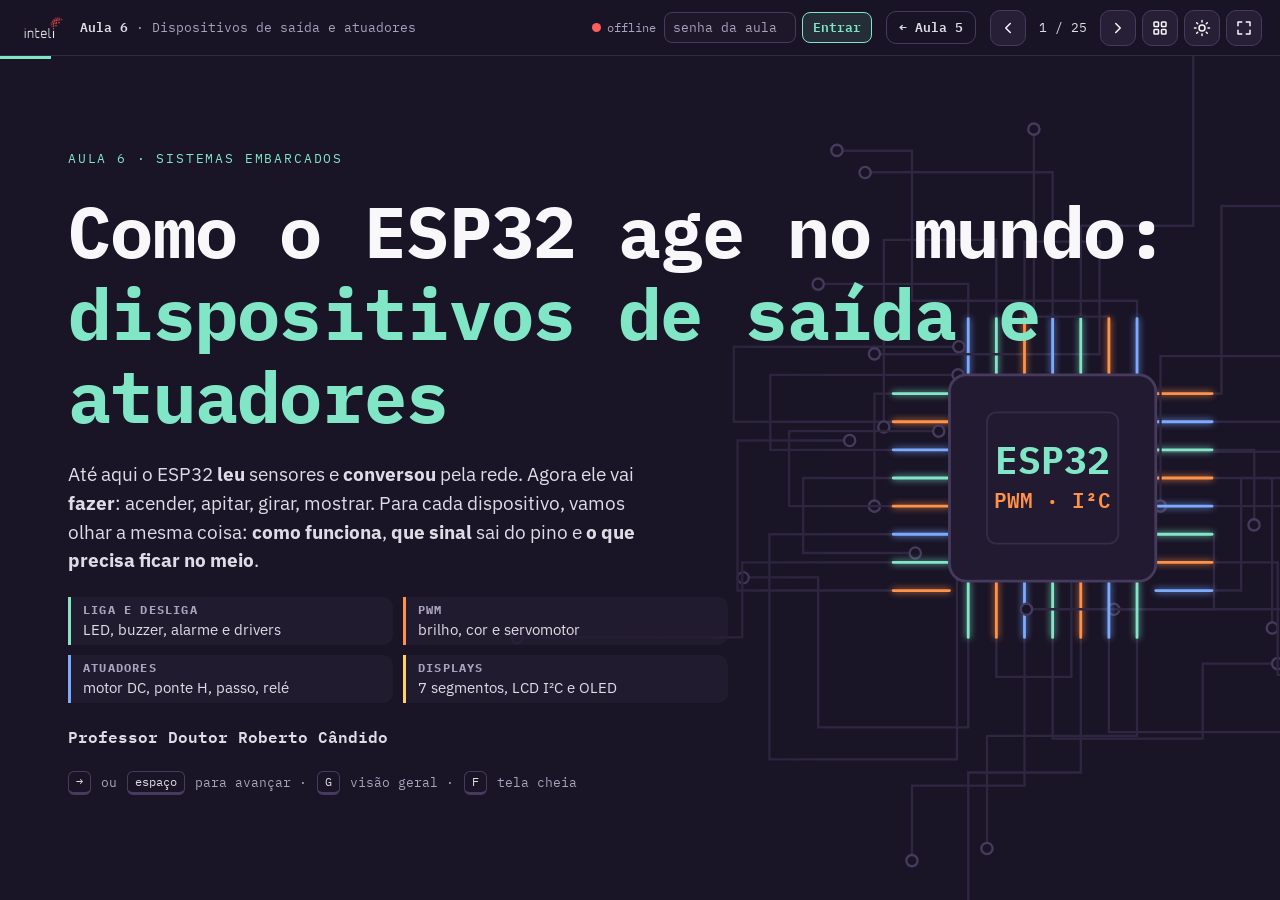
<file: aulas/aula-6/index.html>
<!doctype html>
<html lang="pt-BR">
<head>
<meta charset="utf-8">
<meta name="viewport" content="width=device-width, initial-scale=1">
<title>Dispositivos de saída e atuadores</title>
<meta name="description" content="Aula 6 — Como o ESP32 age no mundo: LEDs, som e alarme, PWM (brilho, cor, servo), motores DC, ponte H e motor de passo, outros atuadores e displays (7 segmentos, LCD I²C e OLED), com simulações dos sinais e quizzes formativos.">
<link rel="icon" href="assets/img/logo.png">
<link rel="preconnect" href="https://fonts.googleapis.com">
<link rel="preconnect" href="https://fonts.gstatic.com" crossorigin>
<link href="https://fonts.googleapis.com/css2?family=IBM+Plex+Mono:wght@400;500;600;700&family=IBM+Plex+Sans:wght@400;500;600&display=swap" rel="stylesheet">
<link rel="stylesheet" href="css/style.css">
<script src="js/theme.js"></script>
</head>
<body>

<header class="topbar">
  <img class="logo" src="assets/img/logo.png" alt="Inteli">
  <div class="deck-title"><b>Aula 6</b> · Dispositivos de saída e atuadores</div>
  <span class="spacer"></span>
  <div class="aula-acesso" aria-label="Participação na aula">
    <span class="net"><span class="net-dot" id="netDot"></span><span id="netLabel">…</span></span>
    <form id="accForm" class="acc-form" autocomplete="off">
      <label class="sr-only" for="accCode">Senha da aula</label>
      <input id="accCode" placeholder="senha da aula" maxlength="32" spellcheck="false" autocapitalize="characters">
      <button class="btn sm" id="accBtn">Entrar</button>
    </form>
    <button type="button" class="btn ghost sm" id="accWho" hidden title="Seus dados">● <span id="accName"></span></button>
  </div>
  <a class="btn ghost back-link" href="../../aulas/aula-5/index.html" title="Voltar para a Aula 5">← Aula 5</a>
  <nav class="nav" aria-label="Navegação dos slides">
    <button class="icon-btn" id="btnPrev" title="Anterior (←)" aria-label="Slide anterior"><svg viewBox="0 0 24 24"><path d="M15 18l-6-6 6-6"/></svg></button>
    <span class="counter" id="counter">1 / 25</span>
    <button class="icon-btn" id="btnNext" title="Próximo (→)" aria-label="Próximo slide"><svg viewBox="0 0 24 24"><path d="M9 6l6 6-6 6"/></svg></button>
    <button class="icon-btn" id="btnGrid" title="Visão geral (G)" aria-label="Visão geral"><svg viewBox="0 0 24 24"><rect x="4" y="4" width="6" height="6" rx="1"/><rect x="14" y="4" width="6" height="6" rx="1"/><rect x="4" y="14" width="6" height="6" rx="1"/><rect x="14" y="14" width="6" height="6" rx="1"/></svg></button>
    <button class="icon-btn theme-btn" id="btnTheme" title="Tema claro/escuro (T)" aria-label="Alternar tema claro/escuro"><svg class="i-sun" viewBox="0 0 24 24"><circle cx="12" cy="12" r="4"/><path d="M12 2v2M12 20v2M4.9 4.9l1.4 1.4M17.7 17.7l1.4 1.4M2 12h2M20 12h2M4.9 19.1l1.4-1.4M17.7 6.3l1.4-1.4"/></svg><svg class="i-moon" viewBox="0 0 24 24"><path d="M21 12.8A9 9 0 1 1 11.2 3a7 7 0 0 0 9.8 9.8z"/></svg></button>
    <button class="icon-btn" id="btnFull" title="Tela cheia (F)" aria-label="Tela cheia"><svg viewBox="0 0 24 24"><path d="M4 9V4h5M20 9V4h-5M4 15v5h5M20 15v5h-5"/></svg></button>
  </nav>
</header>
<div class="progress" id="progress"></div>
<div class="overview" id="overview" aria-hidden="true"><div class="grid" id="overviewGrid"></div></div>

<main class="deck" id="deck">

<!-- ============ 1. CAPA ============ -->
<section class="slide cover" data-title="Dispositivos de saída e atuadores" data-section="Introdução">
  <svg class="traces" data-sim="traces" viewBox="0 0 1600 900" preserveAspectRatio="xMidYMid slice" aria-hidden="true"></svg>
  <div class="wrap">
    <p class="kicker">Aula 6 · Sistemas embarcados</p>
    <h1>Como o ESP32 age no mundo:<br><span>dispositivos de saída e atuadores</span></h1>
    <p class="lead">Até aqui o ESP32 <b>leu</b> sensores e <b>conversou</b> pela rede. Agora ele vai <b>fazer</b>: acender, apitar, girar, mostrar. Para cada dispositivo, vamos olhar a mesma coisa: <b>como funciona</b>, <b>que sinal</b> sai do pino e <b>o que precisa ficar no meio</b>.</p>
    <div class="agenda" style="grid-template-columns:repeat(2,minmax(0,1fr));max-width:660px">
      <div><b>Liga e desliga</b>LED, buzzer, alarme e drivers</div>
      <div><b>PWM</b>brilho, cor e servomotor</div>
      <div><b>Atuadores</b>motor DC, ponte H, passo, relé</div>
      <div style="border-color:var(--yellow)"><b>Displays</b>7 segmentos, LCD I²C e OLED</div>
    </div>
    <p class="author">Professor Doutor Roberto Cândido</p>
    <p class="start-hint"><span class="kbd">→</span> ou <span class="kbd">espaço</span> para avançar · <span class="kbd">G</span> visão geral · <span class="kbd">F</span> tela cheia</p>
  </div>
</section>

<!-- ============ 2. SAÍDAS E ATUADORES ============ -->
<section class="slide" data-title="Saídas: o ESP32 agindo no mundo" data-section="Introdução">
  <div class="wrap">
    <p class="kicker">Introdução</p>
    <h2>Saídas: o ESP32 agindo no mundo</h2>
    <p class="def" style="font-size:17px">Um <b>atuador</b> transforma um sinal elétrico em uma ação física: luz, som, movimento, calor. O ESP32 decide; o atuador faz.</p>
    <div class="chain" style="grid-template-columns:repeat(5,minmax(0,1fr))">
      <div><b>Sensor</b><p>mede (aula 4)</p></div>
      <div><b>ESP32</b><p>decide o que fazer</p></div>
      <div><b>Pino (GPIO)</b><p>3,3 V e poucos mA: só um <b>sinal</b></p></div>
      <div><b>Driver</b><p>transistor, relé, ponte H: faz a <b>força</b></p></div>
      <div><b>Atuador</b><p>luz, som, movimento</p></div>
    </div>
    <div class="cards three">
      <div class="card tight mint"><h3>Saída digital</h3><p><b>Liga ou desliga</b>: só dois níveis, 0 V ou 3,3 V.</p><span class="ex">LED de aviso · buzzer ativo · relé</span></div>
      <div class="card tight orange"><h3>Saída “analógica”</h3><p><b>Quanto</b>: brilho, velocidade, ângulo. O ESP32 faz isso com <b>PWM</b> (liga‑desliga muito rápido).</p><span class="ex">brilho de LED · motor · servo</span></div>
      <div class="card tight blue"><h3>Saída de informação</h3><p><b>Mostrar</b> números e texto. O ESP32 manda <b>mensagens</b> para um display, em geral por I²C.</p><span class="ex">7 segmentos · LCD 16×2 · OLED</span></div>
    </div>
    <div class="note warn">O pino do ESP32 é um <b>sinal</b>, não uma fonte de energia: aguenta uns <b>20 mA</b> com folga (40 mA é o limite absoluto). Um LED cabe nisso; um motor, não. Para cargas maiores, sempre um <b>driver</b> no meio.</div>
  </div>
</section>

<!-- ============ 3. LED ============ -->
<section class="slide" data-title="LED: diodo que emite luz" data-section="Liga e desliga">
  <div class="wrap">
    <p class="kicker">Liga e desliga · LED</p>
    <h2>LED: a saída mais simples</h2>
    <div class="grid-2 wide-right">
      <div class="stack" style="gap:12px">
        <p class="def">O <b>LED</b> é um diodo que acende quando a corrente passa no sentido certo: do <b>ânodo</b> (perna longa, +) para o <b>cátodo</b> (perna curta, lado chato, −). Ele “come” uma tensão fixa, a <b>tensão direta</b> (V<sub>f</sub>), que depende da cor.</p>
        <ol class="how">
          <li>O pino dá <b>3,3 V</b>. O LED fica com a V<sub>f</sub> dele.</li>
          <li>A <b>sobra</b> fica no resistor: 3,3 − V<sub>f</sub>.</li>
          <li>O resistor <b>limita a corrente</b>: R = sobra ÷ corrente desejada.</li>
        </ol>
        <table class="cmp sm">
          <thead><tr><th>Cor</th><th>V<sub>f</sub> típica</th><th>Para ~10 mA em 3,3 V</th></tr></thead>
          <tbody>
            <tr><td>vermelho</td><td class="n">~2,0 V</td><td class="n">(3,3 − 2,0) ÷ 0,010 = 130 Ω → <b>150 Ω</b></td></tr>
            <tr><td>verde, amarelo</td><td class="n">~2,1–2,2 V</td><td class="n">~110–120 Ω → <b>120 Ω</b></td></tr>
            <tr><td>azul, branco</td><td class="n">~3,0 V</td><td class="n">sobra só 0,3 V → <b>33 Ω</b>, e brilho fraco</td></tr>
          </tbody>
        </table>
        <p class="hint">No código, é só <code>digitalWrite(pino, HIGH)</code> ou <code>LOW</code>. O valor comercial é o mais próximo <b>acima</b> do calculado.</p>
      </div>
      <div class="sim" data-sim="ledres">
        <div class="sim-head"><span class="sim-title">GPIO → resistor → LED → GND</span>
          <div class="seg" data-seg="cor"><button data-v="r" aria-pressed="true">vermelho</button><button data-v="y" aria-pressed="false">amarelo</button><button data-v="g" aria-pressed="false">verde</button><button data-v="b" aria-pressed="false">azul</button><button data-v="w" aria-pressed="false">branco</button></div></div>
        <svg class="stage" viewBox="0 0 520 200" role="img" aria-label="Circuito com o pino do ESP32, resistor, LED e terra; a corrente aparece como pontos que se movem" style="max-height:220px"></svg>
        <div class="ctl"><label for="lrR">Resistor em série</label><output data-o="rv"></output><input id="lrR" type="range" min="0" max="9" step="1" value="4" data-in="r"></div>
        <div class="stats four">
          <div class="stat blue"><span>no LED</span><b data-o="vf">–</b></div>
          <div class="stat orange"><span>no resistor</span><b data-o="vr">–</b></div>
          <div class="stat mint"><span>corrente</span><b data-o="i">–</b></div>
          <div class="stat"><span>situação</span><b data-o="st">–</b></div>
        </div>
        <p class="step-caption" data-o="cap"></p>
      </div>
    </div>
  </div>
</section>

<!-- ============ 4. DRIVERS ============ -->
<section class="slide" data-title="Quando o pino não aguenta: drivers" data-section="Liga e desliga">
  <div class="wrap">
    <p class="kicker">Liga e desliga · Drivers</p>
    <h2>Quando o pino não aguenta: o driver faz a força</h2>
    <div class="grid-2 even">
      <figure class="stack" style="gap:10px;margin:0">
        <svg viewBox="0 0 560 250" role="img" aria-label="O pino do ESP32 manda só o sinal para o driver; a fonte externa entrega a energia ao atuador através do driver; todos com o GND em comum" style="width:100%">
          <defs><marker id="drA" viewBox="0 0 10 10" refX="9" refY="5" markerWidth="7" markerHeight="7" orient="auto"><path d="M0 0 L10 5 L0 10 Z" style="fill:var(--wire)"/></marker></defs>
          <g font-family="IBM Plex Mono, monospace" font-size="12">
            <rect x="10" y="96" width="120" height="70" rx="10" style="fill:var(--plot);stroke:var(--mint)" stroke-width="2"/>
            <text x="70" y="124" text-anchor="middle" style="fill:var(--mint)" font-weight="700">ESP32</text>
            <text x="70" y="142" text-anchor="middle" style="fill:var(--muted)" font-size="11">GPIO · 3,3 V</text>
            <text x="70" y="156" text-anchor="middle" style="fill:var(--muted)" font-size="11">poucos mA</text>
            <rect x="215" y="96" width="130" height="70" rx="10" style="fill:var(--surface-2);stroke:var(--orange)" stroke-width="2.5"/>
            <text x="280" y="124" text-anchor="middle" style="fill:var(--orange)" font-weight="700">driver</text>
            <text x="280" y="142" text-anchor="middle" style="fill:var(--text-2)" font-size="10">transistor, MOSFET</text>
            <text x="280" y="156" text-anchor="middle" style="fill:var(--text-2)" font-size="10">relé, ponte H</text>
            <rect x="430" y="96" width="120" height="70" rx="10" style="fill:var(--plot);stroke:var(--blue)" stroke-width="2"/>
            <text x="490" y="124" text-anchor="middle" style="fill:var(--blue)" font-weight="700">atuador</text>
            <text x="490" y="142" text-anchor="middle" style="fill:var(--muted)" font-size="11">motor, lâmpada,</text>
            <text x="490" y="156" text-anchor="middle" style="fill:var(--muted)" font-size="11">fita de LED…</text>
            <rect x="215" y="10" width="130" height="46" rx="10" style="fill:var(--plot);stroke:var(--red)" stroke-width="2"/>
            <text x="280" y="31" text-anchor="middle" style="fill:var(--red)" font-weight="700">fonte externa</text>
            <text x="280" y="47" text-anchor="middle" style="fill:var(--muted)" font-size="11">5 V · 12 V · 2 A</text>
            <path d="M132 131 H211" style="stroke:var(--mint)" stroke-width="2" marker-end="url(#drA)"/>
            <text x="172" y="122" text-anchor="middle" style="fill:var(--mint)" font-size="11">sinal</text>
            <path d="M347 131 H426" style="stroke:var(--red)" stroke-width="4" marker-end="url(#drA)"/>
            <text x="380" y="116" text-anchor="middle" style="fill:var(--red)" font-size="11">força</text>
            <path d="M280 58 V92" style="stroke:var(--red)" stroke-width="4" marker-end="url(#drA)"/>
            <path d="M70 168 V210 H490 V168 M280 168 V210" fill="none" style="stroke:var(--wire)" stroke-width="2" stroke-dasharray="5 4"/>
            <text x="280" y="232" text-anchor="middle" style="fill:var(--text-2)" font-size="11.5">GND em comum: todos usam a mesma referência de 0 V</text>
          </g>
        </svg>
        <div class="note warn">Motor, relé, solenoide e bomba são <b>bobinas</b>: ao desligar, devolvem um pico de tensão. Um <b>diodo de proteção</b> (flyback) em paralelo com a bobina absorve esse pico. Os módulos prontos já trazem o diodo.</div>
      </figure>
      <div class="stack" style="gap:12px">
        <table class="cmp sm">
          <thead><tr><th>Carga</th><th>Como acionar</th></tr></thead>
          <tbody>
            <tr><td>LED de aviso</td><td class="n">direto no pino, com resistor</td></tr>
            <tr><td>Buzzer alto, fita de LED 12 V, ventoinha</td><td class="n"><b>transistor</b> ou <b>MOSFET</b>: o pino abre e fecha a chave, a fonte externa dá a corrente</td></tr>
            <tr><td>Lâmpada ou aparelho de tomada</td><td class="n"><b>módulo relé</b>: chave mecânica isolada, comandada por uma bobina</td></tr>
            <tr><td>Motor DC nos dois sentidos</td><td class="n"><b>ponte H</b> (L298N, TB6612, DRV8833)</td></tr>
            <tr><td>Servo</td><td class="n">sinal direto no pino; <b>alimentação de 5 V separada</b></td></tr>
            <tr><td>Motor de passo</td><td class="n">driver de passo (ULN2003, A4988)</td></tr>
          </tbody>
        </table>
        <div class="card tight orange"><h3>Relé: o interruptor comandado</h3><p>Uma bobina puxa um contato de metal: <b>COM</b> (comum) liga em <b>NA</b> (normalmente aberto) ou em <b>NF</b> (normalmente fechado). O lado de 127/220 V fica <b>isolado</b> do ESP32. Faz “clique” e tem vida útil limitada: não serve para PWM.</p></div>
        <p class="hint">Rede elétrica de 127/220 V é perigosa. Na aula, use só módulos prontos e cargas de baixa tensão, com supervisão.</p>
      </div>
    </div>
  </div>
</section>

<!-- ============ 5. SOM ============ -->
<section class="slide" data-title="Som: buzzer ativo e passivo" data-section="Liga e desliga">
  <div class="wrap">
    <p class="kicker">Liga e desliga · Som</p>
    <h2>Som: buzzer ativo × passivo</h2>
    <div class="grid-2 wide-right">
      <div class="stack" style="gap:12px">
        <p class="def">Som é <b>vibração</b>. Um buzzer piezoelétrico tem uma pastilha que entorta um pouco cada vez que a tensão muda. Vibrando centenas de vezes por segundo, ela empurra o ar e faz som. A <b>frequência</b> da vibração é a <b>nota</b>.</p>
        <div class="card tight mint"><h3>Ativo · “aperte e apita”</h3><p>Tem um <b>oscilador dentro</b>. Basta ligar o pino (HIGH) que ele apita, sempre na mesma nota. Saída <b>digital</b> pura.</p><span class="ex">bipe de aviso · alarme simples</span></div>
        <div class="card tight orange"><h3>Passivo · “toque a nota”</h3><p>Não tem oscilador: o ESP32 precisa mandar uma <b>onda quadrada</b> na frequência da nota, com <code>tone(pino, freq)</code>. Toca melodias e sirenes.</p><span class="ex">melodia · sirene · notas diferentes</span></div>
        <p class="hint">Como diferenciar: ligue em 3,3 V. Se apitar, é ativo; se só der um clique, é passivo. Os ativos costumam ter um adesivo e o fundo fechado.</p>
      </div>
      <div class="sim" data-sim="buzzer">
        <div class="sim-head"><span class="sim-title">O sinal no pino do buzzer</span>
          <div class="seg" data-seg="tipo"><button data-v="ativo" aria-pressed="true">Ativo</button><button data-v="passivo" aria-pressed="false">Passivo</button></div></div>
        <div class="btn-row"><span class="hint">o ESP32 manda:</span><div class="seg" data-seg="sinal"><button data-v="high" aria-pressed="true">HIGH fixo</button><button data-v="onda" aria-pressed="false">onda (tone)</button></div></div>
        <canvas height="150" aria-label="Gráfico do sinal no pino nos últimos 10 milissegundos"></canvas>
        <div class="btn-row" data-o="notas"></div>
        <div class="btn-row"><button class="btn sm" data-act="som" aria-pressed="false">🔈 Ouvir</button><span class="pill" data-o="f"></span></div>
        <p class="step-caption" data-o="cap"></p>
      </div>
    </div>
  </div>
</section>

<!-- ============ 6. ALARME ============ -->
<section class="slide" data-title="Alarme: LED, som e tempo" data-section="Liga e desliga">
  <div class="wrap">
    <p class="kicker">Liga e desliga · Alarme</p>
    <h2>Alarme: juntando LED, som e tempo</h2>
    <div class="grid-2 wide-right">
      <div class="stack" style="gap:12px">
        <p class="def">Um alarme é uma <b>máquina de estados</b>: em cada estado, as saídas fazem uma coisa. O que muda de um alarme para outro é o <b>padrão no tempo</b>: quanto tempo liga, quanto desliga, que nota.</p>
        <div class="fields">
          <div class="f m"><b>desarmado</b><small>tudo apagado</small></div>
          <div class="f y"><b>armado</b><small>LED pisca devagar</small></div>
          <div class="f r"><b>disparado</b><small>som + LED rápido</small></div>
          <div class="f b"><b>silenciado</b><small>botão ou comando</small></div>
        </div>
        <ul class="bullets small">
          <li>Com <code>delay()</code>, o ESP32 fica parado enquanto o buzzer apita e <b>não lê</b> o botão de silenciar nem o sensor.</li>
          <li>Com <code>millis()</code>, ele confere o relógio a cada volta do <code>loop()</code>: “já passaram 200 ms? então troca”. O resto do programa continua rodando.</li>
          <li>O mesmo vale para o LED: o pisca‑pisca é um padrão no tempo, não um <code>delay</code>.</li>
        </ul>
        <p class="hint">Na prática da aula 5, o comando chegava pelo MQTT: o alarme pode ser armado e silenciado de longe.</p>
      </div>
      <div class="sim" data-sim="alarme">
        <div class="sim-head"><span class="sim-title">Padrões de alarme</span>
          <div class="seg" data-seg="p"><button data-v="bip" aria-pressed="true">Bip intermitente</button><button data-v="sirene" aria-pressed="false">Sirene</button><button data-v="tres" aria-pressed="false">3 bipes</button></div></div>
        <div class="rowc"><div class="sleds"><span class="sled r" data-o="led"></span><small>LED</small></div><span class="pill" data-o="st"></span></div>
        <canvas height="160" aria-label="Linha do tempo dos últimos 4 segundos com a frequência do som"></canvas>
        <div class="btn-row"><button class="btn orange sm" data-act="arm" aria-pressed="false">Disparar</button><button class="btn ghost sm" data-act="som" aria-pressed="false">🔈 Ouvir</button></div>
        <p class="step-caption" data-o="cap"></p>
      </div>
    </div>
  </div>
</section>

<!-- ============ 7. QUIZ 1 ============ -->
<section class="slide quiz" data-title="Quiz formativo 1: LED, drivers e som" data-section="Quiz formativo">
  <div class="wrap">
    <p class="kicker">Quiz formativo · 1 de 3</p>
    <h2>LED, drivers e som</h2>
    <div class="qz-list">
      <div class="qz" data-q="f1_1">
        <p class="qz-q"><span class="qn">1</span><span>Um LED vermelho (V<sub>f</sub> ≈ 2,0 V) vai num pino de 3,3 V e você quer ~10 mA. Qual resistor?</span></p>
        <div class="qz-opts" role="group" aria-label="Alternativas da pergunta 1">
          <button type="button" class="opt" data-v="a"><span class="letter">A</span><p>Nenhum: o pino já limita a corrente</p></button>
          <button type="button" class="opt" data-v="b" data-ok><span class="letter">B</span><p>Cerca de 130 Ω (150 Ω comercial)</p></button>
          <button type="button" class="opt" data-v="c"><span class="letter">C</span><p>Cerca de 13 Ω</p></button>
          <button type="button" class="opt" data-v="d"><span class="letter">D</span><p>330 kΩ</p></button>
        </div>
        <p class="qz-exp"><span class="qz-verdict"></span> Sobram 3,3 − 2,0 = <b>1,3 V</b> para o resistor. R = 1,3 V ÷ 0,010 A = <b>130 Ω</b>; o valor comercial logo acima é 150 Ω. Com 13 Ω passariam 100 mA (queima); com 330 kΩ, o LED nem acende.</p>
      </div>
      <div class="qz" data-q="f1_2">
        <p class="qz-q"><span class="qn">2</span><span>Você quer que o ESP32 ligue uma lâmpada de 127 V da sala. O que vai entre o pino e a lâmpada?</span></p>
        <div class="qz-opts" role="group" aria-label="Alternativas da pergunta 2">
          <button type="button" class="opt" data-v="a"><span class="letter">A</span><p>Nada: liga a lâmpada direto no GPIO</p></button>
          <button type="button" class="opt" data-v="b"><span class="letter">B</span><p>Um resistor maior</p></button>
          <button type="button" class="opt" data-v="c" data-ok><span class="letter">C</span><p>Um módulo relé</p></button>
          <button type="button" class="opt" data-v="d"><span class="letter">D</span><p>Um sinal PWM de 1 kHz</p></button>
        </div>
        <p class="qz-exp"><span class="qz-verdict"></span> O pino dá 3,3 V e poucos mA. O <b>relé</b> é um interruptor comandado por uma bobina: o ESP32 aciona a bobina e o contato isolado liga a lâmpada. PWM não ajuda: o relé é mecânico e não aguenta chavear rápido.</p>
      </div>
      <div class="qz" data-q="f1_3">
        <p class="qz-q"><span class="qn">3</span><span>Com <code>digitalWrite(pino, HIGH)</code> o buzzer só deu um clique. Com <code>tone(pino, 440)</code> ele tocou. Que buzzer é esse?</span></p>
        <div class="qz-opts" role="group" aria-label="Alternativas da pergunta 3">
          <button type="button" class="opt" data-v="a"><span class="letter">A</span><p>Ativo: tem oscilador interno</p></button>
          <button type="button" class="opt" data-v="b" data-ok><span class="letter">B</span><p>Passivo: precisa receber a frequência</p></button>
          <button type="button" class="opt" data-v="c"><span class="letter">C</span><p>Está queimado</p></button>
          <button type="button" class="opt" data-v="d"><span class="letter">D</span><p>É um relé</p></button>
        </div>
        <p class="qz-exp"><span class="qz-verdict"></span> O buzzer <b>passivo</b> não tem oscilador: com nível fixo, a pastilha mexe uma vez (o clique) e para. Só vibra quando recebe uma onda, e a frequência da onda vira a nota (440 Hz = Lá).</p>
      </div>
    </div>
    <p class="qz-status" aria-live="polite"></p>
  </div>
</section>

<!-- ============ 8. DAC x PWM ============ -->
<section class="slide" data-title="Saída analógica: DAC × PWM" data-section="PWM">
  <div class="wrap">
    <p class="kicker orange">PWM</p>
    <h2>“Meio ligado”: DAC × PWM</h2>
    <p class="lead sm">O pino digital só tem dois níveis. Para controlar <b>quanto</b> (brilho, velocidade), há dois caminhos.</p>
    <div class="grid-2 even">
      <figure class="stack" style="gap:8px;margin:0">
        <svg viewBox="0 0 540 190" role="img" aria-label="À esquerda, o DAC produz uma linha fixa em 1,65 volt; à direita, o PWM alterna entre 0 e 3,3 volts com média de 1,65 volt" style="width:100%">
          <g font-family="IBM Plex Mono, monospace" font-size="11">
            <rect x="0" y="0" width="260" height="190" rx="12" style="fill:var(--plot)"/>
            <rect x="280" y="0" width="260" height="190" rx="12" style="fill:var(--plot)"/>
            <text x="130" y="22" text-anchor="middle" style="fill:var(--blue)" font-weight="700" font-size="12.5">DAC: tensão de verdade</text>
            <text x="410" y="22" text-anchor="middle" style="fill:var(--orange)" font-weight="700" font-size="12.5">PWM: liga‑desliga rápido</text>
            <g style="stroke:var(--surface-3)" stroke-width="1"><path d="M40 50 H245 M40 150 H245 M320 50 H525 M320 150 H525"/></g>
            <text x="34" y="54" text-anchor="end" style="fill:var(--muted)">3,3</text><text x="34" y="154" text-anchor="end" style="fill:var(--muted)">0 V</text>
            <text x="314" y="54" text-anchor="end" style="fill:var(--muted)">3,3</text><text x="314" y="154" text-anchor="end" style="fill:var(--muted)">0 V</text>
            <path d="M40 100 H245" style="stroke:var(--blue)" stroke-width="3"/>
            <text x="142" y="92" text-anchor="middle" style="fill:var(--blue)">1,65 V o tempo todo</text>
            <path d="M320 50 H345 V150 H371 V50 H396 V150 H422 V50 H447 V150 H473 V50 H498 V150 H525" fill="none" style="stroke:var(--mint)" stroke-width="2.5"/>
            <path d="M320 100 H525" style="stroke:var(--orange)" stroke-width="2" stroke-dasharray="6 5"/>
            <text x="422" y="174" text-anchor="middle" style="fill:var(--orange)">média 1,65 V (50% do tempo ligado)</text>
            <text x="142" y="174" text-anchor="middle" style="fill:var(--muted)">valor 128 de 255 (8 bits)</text>
          </g>
        </svg>
        <p class="analogy">Analogia: a torneira meio aberta (DAC) × abrir e fechar a torneira toda muito rápido (PWM). No balde, o volume médio é o mesmo.</p>
      </figure>
      <div class="stack" style="gap:12px">
        <div class="card tight blue"><h3>DAC · conversor digital‑analógico</h3><ul>
          <li>Gera uma tensão contínua entre 0 e 3,3 V</li>
          <li>ESP32 clássico: só 2 pinos (GPIO 25 e 26), 8 bits (256 níveis)</li>
          <li>ESP32‑S3 e C3 <b>não têm</b> DAC</li>
          <li>Uso: gerar áudio simples, tensão de referência</li></ul></div>
        <div class="card tight orange"><h3>PWM · modulação por largura de pulso</h3><ul>
          <li>Liga e desliga o pino milhares de vezes por segundo</li>
          <li>Funciona em <b>quase qualquer pino</b> de saída (16 canais no ESP32)</li>
          <li>Quem recebe “enxerga” a <b>média</b>: o olho, a inércia do motor</li>
          <li>É o jeito comum de controlar brilho, velocidade e servos</li></ul></div>
        <div class="note">O PWM entrega <b>energia</b> na proporção certa, mas não uma tensão contínua. Para LED e motor isso basta: eles reagem à média.</div>
      </div>
    </div>
  </div>
</section>

<!-- ============ 9. PWM ANATOMIA ============ -->
<section class="slide" data-title="PWM: período, duty e resolução" data-section="PWM">
  <div class="wrap">
    <p class="kicker orange">PWM</p>
    <h2>PWM: período, duty e resolução</h2>
    <div class="grid-2 wide-right">
      <div class="stack" style="gap:12px">
        <div class="stack" style="gap:6px">
          <span class="fields-cap">As três escolhas de um sinal PWM</span>
          <div class="fields">
            <div class="f b"><b>frequência</b><small>quantas vezes por segundo · T = 1/f</small></div>
            <div class="f o"><b>duty cycle</b><small>% do período ligado</small></div>
            <div class="f m"><b>resolução</b><small>quantos degraus de duty</small></div>
          </div>
        </div>
        <ul class="bullets small orange">
          <li><b>Tensão média</b> = duty × 3,3 V. Com 25%, a média é 0,83 V.</li>
          <li><b>Resolução</b>: com 8 bits, o duty vai de 0 a 255; com 10 bits, de 0 a 1023. Mais bits, ajuste mais fino.</li>
          <li>Rápido o bastante, ninguém vê o pisca: o olho só percebe a <b>média</b> (acima de ~100 Hz).</li>
        </ul>
        <pre class="code sm" data-hl="2,3">// ESP32 (Arduino core 3.x): canal PWM do pino
ledcAttach(pino, 1000, 8);   // 1 kHz, 8 bits
ledcWrite(pino, 64);         // 64 de 255 = 25%</pre>
        <p class="hint">O olho não é linear: 50% de duty parece bem mais que “metade do brilho”. Para dimerizar suave, use passos pequenos perto do zero.</p>
      </div>
      <div class="sim" data-sim="pwm">
        <div class="sim-head"><span class="sim-title">Sinal PWM no pino</span>
          <div class="seg" data-seg="f"><button data-v="1" aria-pressed="false">1 Hz</button><button data-v="10" aria-pressed="false">10 Hz</button><button data-v="1000" aria-pressed="true">1 kHz</button><button data-v="20000" aria-pressed="false">20 kHz</button></div></div>
        <canvas height="170" aria-label="Gráfico do sinal PWM com quatro períodos e a linha da tensão média"></canvas>
        <div class="ctl"><label for="pwD">Duty cycle (tempo ligado)</label><output data-o="dv"></output><input id="pwD" type="range" min="0" max="100" step="1" value="25" data-in="d"></div>
        <div class="rowc">
          <div class="pled" data-o="led" title="LED ligado ao pino"></div>
          <div class="stats grow" style="grid-template-columns:repeat(3,minmax(0,1fr))">
            <div class="stat orange"><span>média</span><b data-o="vm">–</b></div>
            <div class="stat blue"><span>ligado por</span><b data-o="ton">–</b></div>
            <div class="stat mint"><span>ledcWrite</span><b data-o="cnt">–</b></div>
          </div>
        </div>
        <div class="btn-row"><span class="hint">resolução:</span><div class="seg" data-seg="res"><button data-v="8" aria-pressed="true">8 bits</button><button data-v="10" aria-pressed="false">10 bits</button><button data-v="12" aria-pressed="false">12 bits</button></div></div>
        <p class="step-caption" data-o="cap"></p>
      </div>
    </div>
  </div>
</section>

<!-- ============ 10. FREQUÊNCIA POR USO ============ -->
<section class="slide" data-title="Cada uso, uma frequência" data-section="PWM">
  <div class="wrap">
    <p class="kicker orange">PWM</p>
    <h2>Cada uso do PWM, uma frequência</h2>
    <table class="cmp">
      <thead><tr><th>Uso</th><th>Frequência típica</th><th>O que o duty (ou o pulso) controla</th><th>Por quê</th></tr></thead>
      <tbody>
        <tr><td>Brilho de LED</td><td class="n">1–5 kHz</td><td class="n">duty = brilho</td><td class="n">acima de ~100 Hz o olho não vê o pisca; em câmeras, quanto mais alto, menos listras</td></tr>
        <tr><td>Velocidade de motor DC</td><td class="n">~20 kHz</td><td class="n">duty = velocidade</td><td class="n">abaixo disso o motor <b>zumbe</b>: a bobina vibra numa frequência audível</td></tr>
        <tr><td>Servomotor</td><td class="n">50 Hz (a cada 20 ms)</td><td class="n"><b>largura do pulso</b> (1–2 ms) = ângulo</td><td class="n">é o padrão dos servos de aeromodelo; o servo lê o pulso, não a média</td></tr>
        <tr><td>Buzzer passivo</td><td class="n">a própria nota (262–2000 Hz)</td><td class="n">duty fica em 50%</td><td class="n">aqui é a <b>frequência</b> que importa: ela é o som</td></tr>
        <tr><td>Ventoinha de 4 fios</td><td class="n">25 kHz</td><td class="n">duty = rotação</td><td class="n">padrão dos coolers de computador</td></tr>
      </tbody>
    </table>
    <div class="cards two">
      <div class="card tight blue"><h3>Frequência × resolução</h3><p>O ESP32 monta o PWM contando pulsos de um relógio de 80 MHz. Quanto mais rápida a frequência, menos degraus de duty cabem: a <b>1 kHz</b> dá para usar até <b>16 bits</b>; a <b>20 kHz</b>, até <b>11 bits</b>.</p></div>
      <div class="card tight mint"><h3>A mesma ideia, três leituras</h3><p>LED e motor reagem à <b>média</b>. O servo lê a <b>largura</b> de cada pulso. O buzzer reage à <b>frequência</b>. É o mesmo hardware de PWM, configurado de jeitos diferentes.</p></div>
    </div>
  </div>
</section>

<!-- ============ 11. LED RGB ============ -->
<section class="slide" data-title="LED RGB: três PWMs misturam a cor" data-section="PWM">
  <div class="wrap">
    <p class="kicker orange">PWM · cor</p>
    <h2>LED RGB: três PWMs misturam a cor</h2>
    <div class="grid-2 wide-right">
      <div class="stack" style="gap:12px">
        <p class="def orange">Um LED RGB são <b>três LEDs</b> (vermelho, verde e azul) no mesmo encapsulamento, com 4 pernas: uma para cada cor e uma <b>comum</b>. Cada cor recebe o seu PWM e o seu resistor; o olho soma as três luzes.</p>
        <ul class="bullets small">
          <li><b>Cátodo comum</b>: a perna comum vai no GND. Mais duty, mais brilho.</li>
          <li><b>Ânodo comum</b>: a perna comum vai no 3,3 V. A lógica inverte: o LED acende com o pino em 0 V.</li>
          <li>Vermelho + verde = amarelo; verde + azul = ciano; os três = branco.</li>
        </ul>
        <div class="stack" style="gap:6px">
          <span class="fields-cap">LED endereçável (WS2812, “NeoPixel”): a cor vira mensagem</span>
          <div class="fields">
            <div class="f m"><b>verde</b><small>8 bits</small></div>
            <div class="f r"><b>vermelho</b><small>8 bits</small></div>
            <div class="f b"><b>azul</b><small>8 bits</small></div>
            <div class="f g" style="--w:1.4"><b>próximo LED…</b><small>passa adiante</small></div>
          </div>
          <p class="fields-note"><span>24 bits por LED, na ordem G R B</span><span>um único fio de dados para a fita toda</span></p>
        </div>
      </div>
      <div class="sim" data-sim="rgb">
        <div class="sim-head"><span class="sim-title">3 canais PWM · 8 bits</span><label class="chk"><input type="checkbox" data-in="anodo"> ânodo comum</label></div>
        <div class="rowc">
          <div class="swatch" data-o="sw" aria-label="Cor resultante"></div>
          <div class="stack grow" style="gap:4px">
            <div class="ctl"><label for="rgR" style="color:#ff6b6b">vermelho (R)</label><output data-o="rv"></output><input id="rgR" type="range" min="0" max="255" value="255" data-in="r"></div>
            <div class="ctl"><label for="rgG" style="color:#46dd6a">verde (G)</label><output data-o="gv"></output><input id="rgG" type="range" min="0" max="255" value="160" data-in="g"></div>
            <div class="ctl"><label for="rgB" style="color:#6f9fff">azul (B)</label><output data-o="bv"></output><input id="rgB" type="range" min="0" max="255" value="0" data-in="b"></div>
          </div>
        </div>
        <div class="btn-row" data-o="presets"></div>
        <span class="hint">o que vai para cada pino (ledcWrite) · cor <b data-o="hex"></b></span>
        <div class="stack" style="gap:6px" data-o="duty"></div>
        <p class="step-caption" data-o="cap"></p>
      </div>
    </div>
  </div>
</section>

<!-- ============ 12. SERVO ============ -->
<section class="slide" data-title="Servomotor: o pulso vira ângulo" data-section="Atuadores">
  <div class="wrap">
    <p class="kicker blue">Atuadores · Servo</p>
    <h2>Servomotor: a largura do pulso vira ângulo</h2>
    <div class="grid-2 wide-right">
      <div class="stack" style="gap:12px">
        <p class="def blue">Dentro do servo há um <b>motor DC</b>, <b>engrenagens</b> que trocam velocidade por força, um <b>potenciômetro</b> preso ao eixo e uma placa de controle. A placa compara o ângulo pedido com o ângulo medido e gira o motor até os dois baterem: é uma <b>malha fechada</b>.</p>
        <div class="stack" style="gap:6px">
          <span class="fields-cap">O sinal: um pulso a cada 20 ms (50 Hz)</span>
          <div class="fields">
            <div class="f o"><b>1 ms</b><small>0°</small></div>
            <div class="f y"><b>1,5 ms</b><small>90° (meio)</small></div>
            <div class="f m"><b>2 ms</b><small>180°</small></div>
            <div class="f g" style="--w:2"><b>resto do período</b><small>em 0 V, até completar 20 ms</small></div>
          </div>
          <p class="fields-note"><span>faixa didática; o SG90 aceita ~0,5–2,5 ms</span><span>confira a folha de dados</span></p>
        </div>
        <ul class="bullets small blue">
          <li><b>Três fios</b>: marrom (GND), vermelho (5 V), laranja (sinal). O sinal pode vir direto do pino.</li>
          <li>A <b>alimentação</b> vem de uma fonte de 5 V separada, com GND em comum: nos picos, o servo puxa centenas de mA e pode reiniciar o ESP32.</li>
          <li><b>Rotação contínua</b>: alguns servos giram sem parar; aí o pulso controla a <b>velocidade</b>, não o ângulo.</li>
        </ul>
      </div>
      <div class="sim" data-sim="servo">
        <div class="sim-head"><span class="sim-title">Servo · 50 Hz</span><span class="pill" data-o="ang"></span></div>
        <div class="grid-2 even" style="gap:10px;align-items:center">
          <svg class="stage" viewBox="0 0 260 210" role="img" aria-label="Servo visto de frente com o braço apontando para o ângulo atual e uma linha tracejada no ângulo pedido" style="max-height:230px"></svg>
          <div class="stats" style="grid-template-columns:1fr 1fr">
            <div class="stat orange"><span>pulso</span><b data-o="pw">–</b></div>
            <div class="stat blue"><span>duty</span><b data-o="dt">–</b></div>
            <div class="stat mint" style="grid-column:1/-1"><span>ledcWrite · 16 bits</span><b data-o="cnt">–</b></div>
          </div>
        </div>
        <canvas height="120" aria-label="Gráfico de 40 milissegundos do sinal do servo, com dois pulsos"></canvas>
        <div class="ctl"><label for="svA">Ângulo pedido</label><output data-o="av"></output><input id="svA" type="range" min="0" max="180" step="1" value="90" data-in="a"></div>
        <div class="btn-row"><button class="btn ghost sm" data-ang="0">0°</button><button class="btn ghost sm" data-ang="90">90°</button><button class="btn ghost sm" data-ang="180">180°</button><button class="btn ghost sm" data-act="sweep" aria-pressed="false">Varrer</button></div>
        <p class="step-caption" data-o="cap"></p>
      </div>
    </div>
  </div>
</section>

<!-- ============ 13. MOTOR DC + PONTE H ============ -->
<section class="slide" data-title="Motor DC e ponte H" data-section="Atuadores">
  <div class="wrap">
    <p class="kicker blue">Atuadores · Motor DC</p>
    <h2>Motor DC: PWM dá a velocidade, a ponte H dá o sentido</h2>
    <div class="grid-2 wide-right">
      <div class="stack" style="gap:12px">
        <p class="def blue">O motor DC gira enquanto recebe corrente. <b>Inverter os fios</b> inverte o sentido; <b>menos tensão média</b> deixa mais lento. Não dá para fazer as duas coisas só com o pino: precisa de uma <b>ponte H</b>, quatro chaves em volta do motor.</p>
        <table class="cmp sm">
          <thead><tr><th>IN1</th><th>IN2</th><th>EN (PWM)</th><th>Motor</th></tr></thead>
          <tbody>
            <tr><td>1</td><td class="n">0</td><td class="n">duty</td><td class="n">gira para a <b>frente</b></td></tr>
            <tr><td>0</td><td class="n">1</td><td class="n">duty</td><td class="n">gira em <b>ré</b></td></tr>
            <tr><td>1</td><td class="n">1</td><td class="n">100%</td><td class="n"><b>freio</b>: para rápido</td></tr>
            <tr><td>–</td><td class="n">–</td><td class="n">0%</td><td class="n"><b>solto</b>: para pela inércia</td></tr>
          </tbody>
        </table>
        <div class="apps"><span>L298N · antigo, perde ~2 V</span><span>TB6612FNG · eficiente</span><span>DRV8833 · pequeno, 2 motores</span></div>
        <p class="hint">O motor usa a fonte dele (pilhas, 6–12 V) e o GND fica em comum com o ESP32. Use PWM de ~20 kHz para não zumbir.</p>
      </div>
      <div class="sim" data-sim="ponteh">
        <div class="sim-head"><span class="sim-title">Ponte H</span>
          <div class="seg" data-seg="m"><button data-v="frente" aria-pressed="true">Frente</button><button data-v="re" aria-pressed="false">Ré</button><button data-v="freio" aria-pressed="false">Freio</button><button data-v="solto" aria-pressed="false">Solto</button><button data-v="curto" aria-pressed="false">S1+S2 ✗</button></div></div>
        <svg class="stage" viewBox="0 0 430 260" role="img" aria-label="Ponte H com quatro chaves, o motor no meio e o caminho da corrente destacado" style="max-height:270px"></svg>
        <div class="ctl"><label for="phV">Velocidade (duty do PWM em EN)</label><output data-o="vv"></output><input id="phV" type="range" min="0" max="100" step="5" value="60" data-in="v"></div>
        <div class="stats four">
          <div class="stat"><span>IN1</span><b data-o="in1">–</b></div>
          <div class="stat"><span>IN2</span><b data-o="in2">–</b></div>
          <div class="stat orange"><span>EN</span><b data-o="en">–</b></div>
          <div class="stat blue"><span>rotação</span><b data-o="rpm">–</b></div>
        </div>
        <p class="step-caption" data-o="cap"></p>
      </div>
    </div>
  </div>
</section>

<!-- ============ 14. MOTOR DE PASSO ============ -->
<section class="slide" data-title="Motor de passo: posição contando passos" data-section="Atuadores">
  <div class="wrap">
    <p class="kicker blue">Atuadores · Motor de passo</p>
    <h2>Motor de passo: posição exata, contando passos</h2>
    <div class="grid-2 wide-right">
      <div class="stack" style="gap:12px">
        <p class="def blue">Em vez de girar livre, o motor de passo anda em <b>passos de tamanho fixo</b>. Ligando as bobinas em sequência, o ímã do rotor é puxado de uma para a outra. Um motor comum tem <b>200 passos por volta</b> (1,8° cada).</p>
        <ul class="bullets small blue">
          <li><b>Sem sensor</b>: a posição é conhecida contando os passos enviados (malha aberta).</li>
          <li>Parado com a bobina ligada, ele <b>segura</b> a posição com força.</li>
          <li>Se a carga for pesada demais, ele <b>perde passos</b> e não sabe disso.</li>
        </ul>
        <div class="cards two">
          <div class="card tight"><h3 style="color:var(--yellow)">28BYJ‑48 + ULN2003</h3><p>Barato, 5 V, com redução: ~2048 passos por volta. O ESP32 liga as 4 bobinas uma a uma.</p></div>
          <div class="card tight"><h3 style="color:var(--yellow)">NEMA 17 + A4988</h3><p>Forte, de impressora 3D. O driver só pede <b>2 sinais</b>: STEP (um pulso = um passo) e DIR (sentido).</p></div>
        </div>
        <p class="hint">Usos: impressora 3D, CNC, plotter, trilho de câmera, dosador.</p>
      </div>
      <div class="sim" data-sim="passo">
        <div class="sim-head"><span class="sim-title">Uma bobina por vez</span>
          <div class="seg" data-seg="dir"><button data-v="1" aria-pressed="true">Horário</button><button data-v="-1" aria-pressed="false">Anti‑horário</button></div></div>
        <div class="grid-2 even" style="gap:12px;align-items:center">
          <svg class="stage" viewBox="0 0 240 240" role="img" aria-label="Motor de passo simplificado com quatro bobinas e o rotor apontando para a bobina ligada" style="max-height:250px"></svg>
          <table class="cmp sm">
            <thead><tr><th>passo</th><th>A</th><th>B</th><th>A’</th><th>B’</th></tr></thead>
            <tbody>
              <tr><td>1</td><td class="on1">1</td><td class="on0">0</td><td class="on0">0</td><td class="on0">0</td></tr>
              <tr><td>2</td><td class="on0">0</td><td class="on1">1</td><td class="on0">0</td><td class="on0">0</td></tr>
              <tr><td>3</td><td class="on0">0</td><td class="on0">0</td><td class="on1">1</td><td class="on0">0</td></tr>
              <tr><td>4</td><td class="on0">0</td><td class="on0">0</td><td class="on0">0</td><td class="on1">1</td></tr>
            </tbody>
          </table>
        </div>
        <div class="ctl"><label for="psS">Velocidade</label><output data-o="sv"></output><input id="psS" type="range" min="1" max="12" step="1" value="3" data-in="s"></div>
        <div class="btn-row"><button class="btn sm" data-act="step">1 passo ▶</button><button class="btn ghost sm" data-act="run" aria-pressed="false">Girar</button><button class="btn ghost sm" data-act="zero">Zerar</button><span class="pill" data-o="cnt"></span></div>
        <p class="step-caption" data-o="cap"></p>
      </div>
    </div>
  </div>
</section>

<!-- ============ 15. OUTROS ATUADORES ============ -->
<section class="slide" data-title="Outros atuadores relevantes" data-section="Atuadores">
  <div class="wrap">
    <p class="kicker blue">Atuadores</p>
    <h2>Outros atuadores que aparecem nos projetos</h2>
    <table class="cmp">
      <thead><tr><th>Atuador</th><th>O que faz</th><th>Sinal do ESP32</th><th>Precisa de</th><th>Exemplo de uso</th></tr></thead>
      <tbody>
        <tr><td>Relé</td><td class="n">liga e desliga um circuito isolado</td><td class="n">digital</td><td class="n">módulo relé (transistor + diodo)</td><td class="n">lâmpada, bomba de 127 V</td></tr>
        <tr><td>Solenoide / trava</td><td class="n">empurra um pino de metal quando energizado</td><td class="n">digital</td><td class="n">MOSFET + diodo, fonte 12 V</td><td class="n">fechadura elétrica, dispensador</td></tr>
        <tr><td>Válvula solenoide</td><td class="n">abre ou fecha a passagem de água ou ar</td><td class="n">digital</td><td class="n">MOSFET ou relé + diodo</td><td class="n">irrigação automática</td></tr>
        <tr><td>Mini bomba d’água</td><td class="n">motor DC que empurra líquido</td><td class="n">digital ou PWM</td><td class="n">MOSFET + diodo</td><td class="n">regar plantas, aquário</td></tr>
        <tr><td>Ventoinha (cooler)</td><td class="n">move ar; com PWM, controla a rotação</td><td class="n">PWM</td><td class="n">MOSFET (2 fios) ou sinal direto (4 fios)</td><td class="n">resfriar caixa, estufa</td></tr>
        <tr><td>Motor de vibração</td><td class="n">massa desbalanceada que faz tremer</td><td class="n">digital ou PWM</td><td class="n">transistor + diodo</td><td class="n">aviso em pulseira, celular</td></tr>
        <tr><td>Fita de LED 12 V</td><td class="n">muitos LEDs de uma só cor</td><td class="n">PWM</td><td class="n">MOSFET de nível lógico</td><td class="n">iluminação dimerizável</td></tr>
        <tr><td>Fita endereçável (WS2812)</td><td class="n">cada LED com cor própria</td><td class="n">mensagem num fio</td><td class="n">fonte de 5 V forte</td><td class="n">painéis, efeitos de luz</td></tr>
      </tbody>
    </table>
    <div class="note">Três perguntas para qualquer atuador novo: <b>quanta energia</b> ele pede (tensão e corrente)? <b>Que sinal</b> ele entende (liga/desliga, PWM, pulso, mensagem)? <b>É uma bobina</b> (precisa de diodo)?</div>
  </div>
</section>

<!-- ============ 16. QUIZ 2 ============ -->
<section class="slide quiz" data-title="Quiz formativo 2: PWM e motores" data-section="Quiz formativo">
  <div class="wrap">
    <p class="kicker">Quiz formativo · 2 de 3</p>
    <h2>PWM e motores</h2>
    <div class="qz-list">
      <div class="qz" data-q="f2_1">
        <p class="qz-q"><span class="qn">1</span><span>Um pino de 3,3 V gera PWM de 1 kHz com duty de 25%. Qual a tensão média que o LED “sente”?</span></p>
        <div class="qz-opts" role="group" aria-label="Alternativas da pergunta 1">
          <button type="button" class="opt" data-v="a"><span class="letter">A</span><p>3,3 V, porque o pulso chega a 3,3 V</p></button>
          <button type="button" class="opt" data-v="b" data-ok><span class="letter">B</span><p>Cerca de 0,8 V</p></button>
          <button type="button" class="opt" data-v="c"><span class="letter">C</span><p>2,5 V</p></button>
          <button type="button" class="opt" data-v="d"><span class="letter">D</span><p>Depende só da frequência</p></button>
        </div>
        <p class="qz-exp"><span class="qz-verdict"></span> Média = duty × tensão = 0,25 × 3,3 V ≈ <b>0,83 V</b>. O pulso chega a 3,3 V, mas só 25% do tempo. A frequência não muda a média; muda só se o pisca é visível ou audível.</p>
      </div>
      <div class="qz" data-q="f2_2">
        <p class="qz-q"><span class="qn">2</span><span>Um servo recebe um pulso de 1,5 ms a cada 20 ms. Onde ele fica?</span></p>
        <div class="qz-opts" role="group" aria-label="Alternativas da pergunta 2">
          <button type="button" class="opt" data-v="a"><span class="letter">A</span><p>Gira sem parar, devagar</p></button>
          <button type="button" class="opt" data-v="b"><span class="letter">B</span><p>Em 0°</p></button>
          <button type="button" class="opt" data-v="c" data-ok><span class="letter">C</span><p>No meio, em 90°</p></button>
          <button type="button" class="opt" data-v="d"><span class="letter">D</span><p>Em 180°</p></button>
        </div>
        <p class="qz-exp"><span class="qz-verdict"></span> No servo, o que conta é a <b>largura</b> do pulso: 1 ms ≈ 0°, <b>1,5 ms ≈ 90°</b>, 2 ms ≈ 180°. Ele vai até o ângulo e fica lá, segurando. Girar sem parar só os servos de rotação contínua.</p>
      </div>
      <div class="qz" data-q="f2_3">
        <p class="qz-q"><span class="qn">3</span><span>Um carrinho precisa andar para a frente e para trás, com velocidade ajustável. O que vai entre o ESP32 e o motor DC?</span></p>
        <div class="qz-opts" role="group" aria-label="Alternativas da pergunta 3">
          <button type="button" class="opt" data-v="a"><span class="letter">A</span><p>Um relé, ligando e desligando</p></button>
          <button type="button" class="opt" data-v="b" data-ok><span class="letter">B</span><p>Uma ponte H, com PWM na habilitação</p></button>
          <button type="button" class="opt" data-v="c"><span class="letter">C</span><p>O motor direto no pino, com PWM</p></button>
          <button type="button" class="opt" data-v="d"><span class="letter">D</span><p>Um resistor em série</p></button>
        </div>
        <p class="qz-exp"><span class="qz-verdict"></span> A <b>ponte H</b> inverte a corrente no motor (IN1/IN2 escolhem o sentido) e o <b>PWM</b> em EN escolhe a velocidade. O pino sozinho não dá corrente nem inverte a polaridade; o relé não aguenta PWM.</p>
      </div>
      <div class="qz" data-q="f2_4">
        <p class="qz-q"><span class="qn">4</span><span>Uma impressora 3D precisa mover o bico exatamente 10 mm, sem nenhum sensor de posição. Qual motor?</span></p>
        <div class="qz-opts" role="group" aria-label="Alternativas da pergunta 4">
          <button type="button" class="opt" data-v="a" data-ok><span class="letter">A</span><p>Motor de passo</p></button>
          <button type="button" class="opt" data-v="b"><span class="letter">B</span><p>Motor DC com PWM</p></button>
          <button type="button" class="opt" data-v="c"><span class="letter">C</span><p>Motor de vibração</p></button>
          <button type="button" class="opt" data-v="d"><span class="letter">D</span><p>Solenoide</p></button>
        </div>
        <p class="qz-exp"><span class="qz-verdict"></span> O <b>motor de passo</b> anda um ângulo fixo a cada pulso: basta contar os passos para saber a posição. O motor DC gira livre, e sem sensor não dá para saber quanto andou.</p>
      </div>
    </div>
    <p class="qz-status" aria-live="polite"></p>
  </div>
</section>

<!-- ============ 17. DISPLAYS: PANORAMA ============ -->
<section class="slide" data-title="Displays: qual escolher" data-section="Displays">
  <div class="wrap">
    <p class="kicker" style="color:var(--yellow)">Displays</p>
    <h2>Displays: do número à imagem</h2>
    <table class="cmp">
      <thead><tr><th>Display</th><th>Mostra</th><th>Como funciona</th><th>Ligação típica</th><th>Uso</th></tr></thead>
      <tbody>
        <tr><td>7 segmentos</td><td class="n">números (e poucas letras)</td><td class="n">7 LEDs em forma de “8”</td><td class="n">1 pino por segmento, ou módulo TM1637 (2 fios)</td><td class="n">relógio, placar, balança</td></tr>
        <tr><td>Matriz de LED 8×8</td><td class="n">símbolos, texto rolando</td><td class="n">64 LEDs em linhas e colunas</td><td class="n">módulo MAX7219 (SPI)</td><td class="n">letreiro, ícones</td></tr>
        <tr><td>LCD 16×2</td><td class="n">2 linhas de 16 caracteres</td><td class="n">cristal líquido na frente de uma luz de fundo; o controlador tem as letras prontas</td><td class="n">módulo <b>I²C</b> (PCF8574): 2 fios</td><td class="n">painel de leitura simples</td></tr>
        <tr><td>OLED 0,96″ 128×64</td><td class="n">texto, gráficos, ícones</td><td class="n">cada pixel acende sozinho; sem luz de fundo</td><td class="n"><b>I²C</b> (SSD1306): 2 fios</td><td class="n">menus, gráficos pequenos</td></tr>
        <tr><td>TFT colorido 240×320</td><td class="n">imagens coloridas, interface</td><td class="n">LCD colorido com luz de fundo</td><td class="n">SPI (ILI9341, ST7789)</td><td class="n">tela de toque, painéis</td></tr>
        <tr><td>E‑paper</td><td class="n">texto e imagem, lento</td><td class="n">tinta eletrônica: a imagem fica sem energia</td><td class="n">SPI</td><td class="n">etiqueta de preço, crachá</td></tr>
      </tbody>
    </table>
    <div class="note">Quanto mais pixels e cores, mais bytes a mandar por tela. Por isso os displays pequenos usam <b>I²C</b> (2 fios, mais lento) e os coloridos usam <b>SPI</b> (mais fios, bem mais rápido).</div>
  </div>
</section>

<!-- ============ 18. 7 SEGMENTOS ============ -->
<section class="slide" data-title="Display de 7 segmentos: um byte por dígito" data-section="Displays">
  <div class="wrap">
    <p class="kicker" style="color:var(--yellow)">Displays · 7 segmentos</p>
    <h2>7 segmentos: um byte desenha um dígito</h2>
    <div class="grid-2 wide-right">
      <div class="stack" style="gap:12px">
        <p class="def">São <b>7 LEDs compridos</b> (a até g) mais o ponto (dp). Acendendo a combinação certa, aparece cada número. Como são 8 LEDs, um <b>byte</b> descreve o dígito inteiro: cada bit liga um segmento.</p>
        <ul class="bullets small">
          <li><b>Cátodo comum</b>: segmento acende com 1. <b>Ânodo comum</b>: acende com 0.</li>
          <li>Cada segmento é um LED: precisa de resistor.</li>
          <li>Com 4 dígitos, seriam 32 pinos. A <b>multiplexação</b> acende um dígito por vez, tão rápido que o olho vê os quatro juntos.</li>
          <li>Módulos como o <b>TM1637</b> fazem a multiplexação sozinhos: o ESP32 só manda os bytes, por 2 fios.</li>
        </ul>
      </div>
      <div class="sim" data-sim="seg7">
        <div class="sim-head"><span class="sim-title">Um dígito · 8 bits</span><label class="chk"><input type="checkbox" data-in="anodo"> ânodo comum</label></div>
        <div class="grid-2 even" style="gap:14px;align-items:center">
          <svg class="stage" viewBox="0 0 200 280" role="img" aria-label="Display de 7 segmentos; clique nos segmentos para acender e apagar" style="max-height:260px"></svg>
          <div class="stack" style="gap:10px">
            <div class="bitrow" data-o="bits"></div>
            <div class="b1" data-o="hex"></div>
            <span class="hint">Clique nos segmentos para acender e apagar, ou escolha um dígito.</span>
          </div>
        </div>
        <div class="btn-row" data-o="digs"></div>
        <p class="step-caption" data-o="cap"></p>
      </div>
    </div>
  </div>
</section>

<!-- ============ 19. I2C NOS DISPLAYS ============ -->
<section class="slide" data-title="Display I²C: 2 fios e um endereço" data-section="Displays">
  <div class="wrap">
    <p class="kicker" style="color:var(--yellow)">Displays · I²C</p>
    <h2>Display I²C: dois fios, cada um com seu endereço</h2>
    <div class="grid-2 even">
      <div class="stack" style="gap:12px">
        <p class="def">Você já viu o I²C nos protocolos com fio: <b>SDA</b> (dados) e <b>SCL</b> (relógio), compartilhados por vários aparelhos. O ESP32 chama cada um pelo <b>endereço</b>. É por isso que um display, um sensor e outro display cabem nos mesmos 2 fios.</p>
        <div class="stack" style="gap:6px">
          <span class="fields-cap">Uma escrita no barramento I²C</span>
          <div class="fields">
            <div class="f o" style="--w:.7"><b>início</b><small>START</small></div>
            <div class="f y" style="--w:1.4"><b>endereço</b><small>7 bits + escrita</small></div>
            <div class="f g" style="--w:.6"><b>ACK</b><small>“é comigo”</small></div>
            <div class="f m" style="--w:1.2"><b>dados</b><small>8 bits</small></div>
            <div class="f g" style="--w:.6"><b>ACK</b><small>recebi</small></div>
            <div class="f o" style="--w:.7"><b>fim</b><small>STOP</small></div>
          </div>
        </div>
        <table class="cmp sm">
          <thead><tr><th>Módulo</th><th>Endereço comum</th></tr></thead>
          <tbody>
            <tr><td>LCD com PCF8574</td><td class="n"><code>0x27</code> (ou <code>0x3F</code> na versão PCF8574A)</td></tr>
            <tr><td>OLED SSD1306</td><td class="n"><code>0x3C</code> (às vezes <code>0x3D</code>)</td></tr>
            <tr><td>Sensor BME280</td><td class="n"><code>0x76</code> ou <code>0x77</code></td></tr>
          </tbody>
        </table>
      </div>
      <figure class="stack" style="gap:10px;margin:0">
        <svg viewBox="0 0 560 220" role="img" aria-label="ESP32 com os fios SDA e SCL ligados a um LCD em 0x27, um OLED em 0x3C e um sensor em 0x76" style="width:100%">
          <g font-family="IBM Plex Mono, monospace" font-size="12">
            <rect x="8" y="30" width="110" height="84" rx="10" style="fill:var(--plot);stroke:var(--mint)" stroke-width="2"/>
            <text x="63" y="56" text-anchor="middle" style="fill:var(--mint)" font-weight="700">ESP32</text>
            <text x="63" y="78" text-anchor="middle" style="fill:var(--blue)" font-size="11">SDA · GPIO 21</text>
            <text x="63" y="98" text-anchor="middle" style="fill:var(--orange)" font-size="11">SCL · GPIO 22</text>
            <path d="M118 74 H548" style="stroke:var(--blue)" stroke-width="3"/>
            <path d="M118 94 H548" style="stroke:var(--orange)" stroke-width="3"/>
            <text x="548" y="66" text-anchor="end" style="fill:var(--blue)" font-size="11">SDA</text>
            <text x="548" y="110" text-anchor="end" style="fill:var(--orange)" font-size="11">SCL</text>
            <g style="stroke:var(--blue)" stroke-width="2.5"><path d="M190 74 V150 M330 74 V150 M470 74 V150"/></g>
            <g style="stroke:var(--orange)" stroke-width="2.5"><path d="M206 94 V150 M346 94 V150 M486 94 V150"/></g>
            <g style="fill:var(--blue)"><circle cx="190" cy="74" r="4"/><circle cx="330" cy="74" r="4"/><circle cx="470" cy="74" r="4"/></g>
            <g style="fill:var(--orange)"><circle cx="206" cy="94" r="4"/><circle cx="346" cy="94" r="4"/><circle cx="486" cy="94" r="4"/></g>
            <rect x="148" y="150" width="100" height="56" rx="9" style="fill:var(--plot);stroke:var(--yellow)" stroke-width="2"/>
            <text x="198" y="173" text-anchor="middle" style="fill:var(--yellow)" font-weight="700">LCD 16×2</text>
            <text x="198" y="193" text-anchor="middle" style="fill:var(--text-2)">0x27</text>
            <rect x="288" y="150" width="100" height="56" rx="9" style="fill:var(--plot);stroke:var(--yellow)" stroke-width="2"/>
            <text x="338" y="173" text-anchor="middle" style="fill:var(--yellow)" font-weight="700">OLED</text>
            <text x="338" y="193" text-anchor="middle" style="fill:var(--text-2)">0x3C</text>
            <rect x="428" y="150" width="100" height="56" rx="9" style="fill:var(--plot);stroke:var(--wire)" stroke-width="2"/>
            <text x="478" y="173" text-anchor="middle" style="fill:var(--text-2)" font-weight="700">sensor</text>
            <text x="478" y="193" text-anchor="middle" style="fill:var(--text-2)">0x76</text>
            <text x="300" y="22" text-anchor="middle" style="fill:var(--muted)" font-size="11">os mesmos 2 fios para todos (mais 3,3 V/5 V e GND)</text>
          </g>
        </svg>
        <div class="note">Primeiro teste com qualquer display I²C: rodar um <b>scanner I²C</b>, que tenta todos os endereços e lista quem respondeu “ACK”. Se nada aparece, o problema é fio, alimentação ou SDA/SCL trocados; não é o código do display.</div>
      </figure>
    </div>
  </div>
</section>

<!-- ============ 20. LCD 16x2 ============ -->
<section class="slide" data-title="LCD 16×2 com módulo I²C" data-section="Displays">
  <div class="wrap">
    <p class="kicker" style="color:var(--yellow)">Displays · LCD 16×2</p>
    <h2>LCD 16×2: o ESP32 manda códigos, não pixels</h2>
    <div class="grid-2 wide-right">
      <div class="stack" style="gap:12px">
        <p class="def">O cristal líquido funciona como uma persiana: deixa passar ou bloqueia a <b>luz de fundo</b>. O controlador do LCD (HD44780) já tem as letras desenhadas numa tabela. O ESP32 só diz <b>onde</b> (coluna e linha) e <b>qual código</b> (ASCII): <code>A</code> = 0x41.</p>
        <ol class="how">
          <li><code>lcd.setCursor(coluna, linha)</code>: coluna 0–15, linha 0–1.</li>
          <li><code>lcd.print("Temp: 24.5")</code>: cada letra vira um código.</li>
          <li>O módulo <b>I²C</b> (PCF8574) recebe os bytes e os repassa ao LCD em duas metades de 4 bits, com um pulso no pino EN para cada metade.</li>
        </ol>
        <ul class="bullets small">
          <li><b>Tela acesa, mas sem letras?</b> Gire o <b>potenciômetro azul</b> atrás do módulo: é o contraste.</li>
          <li>Acentos não existem na tabela. Para °, use o código <code>0xDF</code>; para desenhos próprios, <code>createChar</code> guarda até 8 caracteres de 5×8 pixels.</li>
        </ul>
      </div>
      <div class="sim" data-sim="lcd">
        <div class="sim-head"><span class="sim-title">LCD 16×2 · módulo I²C em 0x27</span><button class="btn ghost sm" data-act="bl" aria-pressed="true">Luz de fundo</button></div>
        <div class="lcd"><div class="scr" data-o="scr"></div><div class="cap"><span>coluna 0</span><span>coluna 15</span></div></div>
        <div class="lcd-in">
          <label>linha 0<input type="text" class="tin" data-in="l0" maxlength="24" value="Temp: 24.5°C" spellcheck="false" autocomplete="off"></label>
          <label>linha 1<input type="text" class="tin" data-in="l1" maxlength="24" value="Umidade: 61%" spellcheck="false" autocomplete="off"></label>
        </div>
        <div class="btn-row"><span class="pill" data-o="st"></span><span class="hint">clique numa letra da tela para ver o código e os bytes</span></div>
        <div data-o="info"></div>
      </div>
    </div>
  </div>
</section>

<!-- ============ 21. OLED ============ -->
<section class="slide" data-title="OLED 128×64: cada byte, 8 pixels" data-section="Displays">
  <div class="wrap">
    <p class="kicker" style="color:var(--yellow)">Displays · OLED</p>
    <h2>OLED 128×64: cada byte acende 8 pixels</h2>
    <div class="grid-2 wide-right">
      <div class="stack" style="gap:12px">
        <p class="def">No OLED cada pixel é um LED orgânico que <b>acende sozinho</b>: sem luz de fundo, o preto é apagado de verdade. Gasta pouco e tem ótimo contraste. Diferente do LCD, aqui o ESP32 manda <b>pixels</b>, então dá para desenhar qualquer coisa.</p>
        <div class="stack" style="gap:6px">
          <span class="fields-cap">A memória da tela (SSD1306)</span>
          <div class="fields">
            <div class="f y"><b>128 colunas</b><small>× 64 linhas de pixels</small></div>
            <div class="f o"><b>8 páginas</b><small>faixas de 8 linhas</small></div>
            <div class="f m"><b>1 byte</b><small>= 8 pixels em pé</small></div>
            <div class="f b"><b>1024 bytes</b><small>a tela inteira</small></div>
          </div>
        </div>
        <ul class="bullets small">
          <li>A biblioteca desenha numa <b>cópia da tela</b> na memória do ESP32 (o <i>framebuffer</i>). Nada aparece até chamar <code>display.display()</code>, que envia os 1024 bytes.</li>
          <li>Pelo I²C a 400 kHz, uma tela inteira leva ~25 ms: dá umas 40 telas por segundo.</li>
          <li>Esquecer o <code>display()</code> é o erro mais comum: o código “desenha”, mas a tela fica igual.</li>
        </ul>
      </div>
      <div class="sim" data-sim="oled">
        <div class="sim-head"><span class="sim-title">Um pedaço de uma página · 16 × 8 pixels</span>
          <div class="btn-row"><button class="btn ghost sm" data-act="heart">♥</button><button class="btn ghost sm" data-act="arrow">seta</button><button class="btn ghost sm" data-act="txt">“OH”</button><button class="btn ghost sm" data-act="clear">limpar</button></div></div>
        <div class="oled" data-o="grid" role="group" aria-label="Grade de pixels do OLED; clique para acender e apagar"></div>
        <span class="hint">um byte por coluna (pixel de cima = bit 0)</span>
        <div class="oled-bytes" data-o="bytes"></div>
        <p class="step-caption" data-o="cap"></p>
      </div>
    </div>
  </div>
</section>

<!-- ============ 22. QUIZ 3 ============ -->
<section class="slide quiz" data-title="Quiz formativo 3: displays" data-section="Quiz formativo">
  <div class="wrap">
    <p class="kicker">Quiz formativo · 3 de 3</p>
    <h2>Displays</h2>
    <div class="qz-list">
      <div class="qz" data-q="f3_1">
        <p class="qz-q"><span class="qn">1</span><span>O LCD 16×2 com módulo I²C acende a luz de fundo, o scanner encontra o endereço 0x27, mas nenhuma letra aparece. O que tentar primeiro?</span></p>
        <div class="qz-opts" role="group" aria-label="Alternativas da pergunta 1">
          <button type="button" class="opt" data-v="a"><span class="letter">A</span><p>Trocar SDA e SCL</p></button>
          <button type="button" class="opt" data-v="b"><span class="letter">B</span><p>Mudar o endereço no código para 0x3C</p></button>
          <button type="button" class="opt" data-v="c" data-ok><span class="letter">C</span><p>Ajustar o contraste no potenciômetro do módulo</p></button>
          <button type="button" class="opt" data-v="d"><span class="letter">D</span><p>Ligar o LCD num pino PWM</p></button>
        </div>
        <p class="qz-exp"><span class="qz-verdict"></span> Se o scanner achou <b>0x27</b>, os fios e o endereço estão certos (com SDA/SCL trocados ninguém responderia). Luz acesa e tela vazia é o sintoma clássico de <b>contraste</b> desajustado: gire o potenciômetro azul.</p>
      </div>
      <div class="qz" data-q="f3_2">
        <p class="qz-q"><span class="qn">2</span><span>Um OLED monocromático de 128×64 pixels guarda 1 bit por pixel. Quantos bytes tem a tela inteira?</span></p>
        <div class="qz-opts" role="group" aria-label="Alternativas da pergunta 2">
          <button type="button" class="opt" data-v="a"><span class="letter">A</span><p>192</p></button>
          <button type="button" class="opt" data-v="b" data-ok><span class="letter">B</span><p>1024</p></button>
          <button type="button" class="opt" data-v="c"><span class="letter">C</span><p>8192</p></button>
          <button type="button" class="opt" data-v="d"><span class="letter">D</span><p>32 (2 linhas de 16)</p></button>
        </div>
        <p class="qz-exp"><span class="qz-verdict"></span> 128 × 64 = 8192 pixels = 8192 bits. Com 8 bits por byte: 8192 ÷ 8 = <b>1024 bytes</b> (8 páginas de 128 colunas). 32 é o LCD 16×2, que guarda caracteres, não pixels.</p>
      </div>
      <div class="qz" data-q="f3_3">
        <p class="qz-q"><span class="qn">3</span><span>Num display de 7 segmentos de cátodo comum, com o byte na ordem <code>dp g f e d c b a</code>, qual byte mostra o número 7 (segmentos a, b e c)?</span></p>
        <div class="qz-opts" role="group" aria-label="Alternativas da pergunta 3">
          <button type="button" class="opt" data-v="a"><span class="letter">A</span><p><code>0x70</code></p></button>
          <button type="button" class="opt" data-v="b"><span class="letter">B</span><p><code>0x7F</code></p></button>
          <button type="button" class="opt" data-v="c" data-ok><span class="letter">C</span><p><code>0x07</code></p></button>
          <button type="button" class="opt" data-v="d"><span class="letter">D</span><p><code>0xF8</code></p></button>
        </div>
        <p class="qz-exp"><span class="qz-verdict"></span> a, b e c são os bits 0, 1 e 2: <code>0000 0111</code> = <b>0x07</b>. O 0x7F acende tudo menos o ponto (é o “8”), e o 0xF8 seria o 7 num display de <b>ânodo</b> comum, com os bits invertidos.</p>
      </div>
    </div>
    <p class="qz-status" aria-live="polite"></p>
  </div>
</section>

<!-- ============ 23. QUAL SAÍDA USAR ============ -->
<section class="slide" data-title="Qual saída usar" data-section="Síntese">
  <div class="wrap">
    <p class="kicker">Comparando</p>
    <h2>Qual saída usar</h2>
    <table class="cmp sm">
      <thead><tr><th>Eu quero…</th><th>Dispositivo</th><th>Sinal do pino</th><th>No meio</th></tr></thead>
      <tbody>
        <tr><td>avisar “ligado”</td><td class="n">LED</td><td class="n">digital</td><td class="n">resistor</td></tr>
        <tr><td>chamar atenção</td><td class="n">buzzer ativo / passivo</td><td class="n">digital / <code>tone</code></td><td class="n">transistor, se for alto</td></tr>
        <tr><td>regular o brilho</td><td class="n">LED, fita de LED</td><td class="n">PWM 1–5 kHz</td><td class="n">MOSFET para a fita 12 V</td></tr>
        <tr><td>escolher uma cor</td><td class="n">LED RGB / WS2812</td><td class="n">3 PWMs / mensagem</td><td class="n">resistores / fonte 5 V</td></tr>
        <tr><td>posicionar um braço</td><td class="n">servo</td><td class="n">pulso 1–2 ms a 50 Hz</td><td class="n">fonte 5 V separada</td></tr>
        <tr><td>girar com velocidade e sentido</td><td class="n">motor DC</td><td class="n">PWM + 2 pinos</td><td class="n">ponte H</td></tr>
        <tr><td>mover uma posição exata</td><td class="n">motor de passo</td><td class="n">sequência / STEP + DIR</td><td class="n">ULN2003 / A4988</td></tr>
        <tr><td>ligar algo da tomada</td><td class="n">relé</td><td class="n">digital</td><td class="n">módulo relé</td></tr>
        <tr><td>mostrar um número</td><td class="n">7 segmentos</td><td class="n">1 bit por segmento</td><td class="n">TM1637 / resistores</td></tr>
        <tr><td>mostrar texto / gráficos</td><td class="n">LCD 16×2 / OLED</td><td class="n">mensagens I²C</td><td class="n">módulo PCF8574 / SSD1306</td></tr>
      </tbody>
    </table>
    <div class="note">Para escolher, três perguntas: <b>que ação</b> (luz, som, movimento, informação)? <b>Que sinal</b> o dispositivo entende? <b>Quanta energia</b> ele pede, e portanto o que vai entre o pino e ele?</div>
  </div>
</section>

<!-- ============ 24. SÍNTESE ============ -->
<section class="slide" data-title="Síntese: saídas e atuadores" data-section="Síntese">
  <div class="wrap">
    <p class="kicker">Síntese</p>
    <h2>O que levar desta aula</h2>
    <div class="check">
      <div class="card mint"><h3>Liga e desliga</h3><ul>
        <li>O pino é <b>sinal</b>: 3,3 V e ~20 mA</li>
        <li>LED: resistor = (3,3 − V<sub>f</sub>) ÷ corrente</li>
        <li>Carga maior: transistor, MOSFET ou relé, com GND comum</li>
        <li>Bobinas pedem diodo de proteção</li>
        <li>Buzzer ativo: HIGH; passivo: frequência = nota</li></ul></div>
      <div class="card orange"><h3>PWM</h3><ul>
        <li>Liga‑desliga rápido; média = duty × 3,3 V</li>
        <li>Frequência, duty e resolução</li>
        <li>LED 1–5 kHz · motor ~20 kHz · servo 50 Hz</li>
        <li>RGB: um PWM por cor</li></ul></div>
      <div class="card blue"><h3>Atuadores</h3><ul>
        <li><b>Servo</b>: largura do pulso = ângulo (malha fechada)</li>
        <li><b>Motor DC</b>: ponte H para o sentido, PWM para a velocidade</li>
        <li><b>Passo</b>: posição exata contando passos</li>
        <li>Relé, solenoide, bomba, ventoinha: mesmo raciocínio</li></ul></div>
      <div class="card"><h3 style="color:var(--yellow)">Displays</h3><ul>
        <li><b>7 segmentos</b>: um byte por dígito</li>
        <li><b>I²C</b>: 2 fios, cada display com endereço</li>
        <li><b>LCD</b>: manda códigos de caractere; contraste no potenciômetro</li>
        <li><b>OLED</b>: manda pixels; 1024 bytes; chame <code>display()</code></li></ul></div>
    </div>
    <div class="note">Para qualquer dispositivo de saída novo, faça as mesmas perguntas: <b>como ele funciona por dentro, que sinal ele entende, quanta energia ele pede e o que precisa ficar entre o pino e ele.</b></div>
  </div>
</section>

<!-- ============ 25. GLOSSÁRIO ============ -->
<section class="slide" data-title="Glossário: siglas e termos" data-section="Glossário">
  <div class="wrap">
    <p class="kicker">Glossário</p>
    <h2>Siglas e termos da aula</h2>
    <div class="sim" data-sim="glossario" style="gap:12px">
      <div class="glos-tools">
        <label class="sr-only" for="glBusca">Buscar no glossário</label>
        <input id="glBusca" class="tin sm" type="text" placeholder="buscar: duty, ponte H, I²C…" data-in="q" spellcheck="false" autocomplete="off">
        <div class="btn-row"><button type="button" class="btn ghost sm" data-gcat="" aria-pressed="true">Todos</button><button type="button" class="btn ghost sm" data-gcat="geral" aria-pressed="false">Geral</button><button type="button" class="btn ghost sm" data-gcat="saida" aria-pressed="false">LED, som e drivers</button><button type="button" class="btn ghost sm" data-gcat="pwm" aria-pressed="false">PWM</button><button type="button" class="btn ghost sm" data-gcat="motor" aria-pressed="false">Motores</button><button type="button" class="btn ghost sm" data-gcat="disp" aria-pressed="false">Displays</button></div>
        <span class="pill info" data-o="n"></span>
      </div>
      <dl class="glos">
      <div class="gl b" data-cat="motor"><dt>A4988 e DRV8825</dt><dd><span class="tag">Motores</span>Drivers de motor de passo. Pedem só dois sinais: <b>STEP</b> (cada pulso, um passo) e <b>DIR</b> (sentido). Fazem também micropasso.</dd></div>
      <div class="gl g" data-cat="geral"><dt>Atuador</dt><dd><span class="tag">Geral</span>Dispositivo que transforma um sinal elétrico em ação física: luz, som, movimento, calor. É o contrário do sensor.</dd></div>
      <div class="gl o" data-cat="saida"><dt>Ânodo e cátodo</dt><dd><span class="tag">LED, som e drivers</span>As duas pernas de um diodo ou LED. A corrente entra pelo <b>ânodo</b> (+, perna longa) e sai pelo <b>cátodo</b> (−, perna curta, lado chato).</dd></div>
      <div class="gl m" data-cat="pwm"><dt>Ânodo comum e cátodo comum</dt><dd><span class="tag">PWM</span>Em LEDs RGB e displays de 7 segmentos, uma perna é compartilhada. <b>Cátodo comum</b>: a comum vai no GND e acende com 1. <b>Ânodo comum</b>: a comum vai no positivo e acende com 0.</dd></div>
      <div class="gl o" data-cat="saida"><dt>Buzzer ativo</dt><dd><span class="tag">LED, som e drivers</span>Buzzer com oscilador interno: basta ligar (HIGH) que ele apita, sempre na mesma nota.</dd></div>
      <div class="gl o" data-cat="saida"><dt>Buzzer passivo</dt><dd><span class="tag">LED, som e drivers</span>Buzzer sem oscilador: precisa receber uma onda na frequência da nota, com <code>tone(pino, freq)</code>. Toca melodias e sirenes.</dd></div>
      <div class="gl y" data-cat="disp"><dt>Contraste</dt><dd><span class="tag">Displays</span>No LCD, ajuste feito no potenciômetro do módulo. Fora do ponto, a tela acende mas as letras não aparecem (ou aparecem só quadrados).</dd></div>
      <div class="gl g" data-cat="geral"><dt>Corrente (mA)</dt><dd><span class="tag">Geral</span>Quanta carga elétrica passa por segundo, medida em ampères (A) ou miliampères (mA). Um LED usa ~10 mA; um motor pequeno, centenas de mA.</dd></div>
      <div class="gl m" data-cat="pwm"><dt>DAC<em>Digital‑to‑Analog Converter</em></dt><dd><span class="tag">PWM</span>Conversor que gera uma tensão contínua de verdade a partir de um número. O ESP32 clássico tem 2 (GPIO 25 e 26), de 8 bits.</dd></div>
      <div class="gl o" data-cat="saida"><dt>Diodo de proteção (flyback)</dt><dd><span class="tag">LED, som e drivers</span>Diodo em paralelo com uma bobina (motor, relé, solenoide). Absorve o pico de tensão que a bobina devolve ao ser desligada e protege o transistor.</dd></div>
      <div class="gl o" data-cat="saida"><dt>Driver</dt><dd><span class="tag">LED, som e drivers</span>Circuito entre o pino e a carga: recebe o sinal fraco do ESP32 e controla a energia de uma fonte externa. Ex.: transistor, MOSFET, relé, ponte H.</dd></div>
      <div class="gl m" data-cat="pwm"><dt>Duty cycle<em>ciclo de trabalho</em></dt><dd><span class="tag">PWM</span>Porcentagem do período em que o sinal PWM fica ligado. 25% de duty em 3,3 V dá média de 0,83 V.</dd></div>
      <div class="gl y" data-cat="disp"><dt>Endereço I²C</dt><dd><span class="tag">Displays</span>Número de 7 bits que identifica cada aparelho no barramento. LCD com PCF8574: <code>0x27</code>; OLED SSD1306: <code>0x3C</code>.</dd></div>
      <div class="gl y" data-cat="disp"><dt>Framebuffer</dt><dd><span class="tag">Displays</span>Cópia da tela na memória do ESP32. A biblioteca desenha nela e, ao chamar <code>display()</code>, envia tudo para o display.</dd></div>
      <div class="gl m" data-cat="pwm"><dt>Frequência e período</dt><dd><span class="tag">PWM</span><b>Frequência</b>: quantas vezes por segundo o sinal se repete (Hz). <b>Período</b>: quanto dura cada repetição. T = 1/f: 1 kHz → 1 ms.</dd></div>
      <div class="gl g" data-cat="geral"><dt>GND comum</dt><dd><span class="tag">Geral</span>Ligar o GND do ESP32 ao GND da fonte externa. Sem isso, o sinal do pino não tem referência e o driver não entende o comando.</dd></div>
      <div class="gl g" data-cat="geral"><dt>GPIO<em>General Purpose Input/Output</em></dt><dd><span class="tag">Geral</span>Pino de uso geral do ESP32: pode ler (entrada) ou mandar (saída) 0 V ou 3,3 V. Aguenta ~20 mA com folga.</dd></div>
      <div class="gl y" data-cat="disp"><dt>HD44780</dt><dd><span class="tag">Displays</span>O controlador dos LCDs de caractere. Tem as letras gravadas numa tabela (ROM): o ESP32 manda o código, não o desenho.</dd></div>
      <div class="gl y" data-cat="disp"><dt>I²C<em>Inter‑Integrated Circuit</em></dt><dd><span class="tag">Displays</span>Barramento de 2 fios, <b>SDA</b> (dados) e <b>SCL</b> (relógio), compartilhado por vários aparelhos, cada um com seu endereço. No ESP32: GPIO 21 e 22.</dd></div>
      <div class="gl y" data-cat="disp"><dt>LCD 16×2</dt><dd><span class="tag">Displays</span>Display de cristal líquido com 2 linhas de 16 caracteres e luz de fundo. Cada posição mostra um caractere de 5×8 pontos.</dd></div>
      <div class="gl m" data-cat="pwm"><dt>LEDC</dt><dd><span class="tag">PWM</span>O periférico de PWM do ESP32 (“LED Control”), com 16 canais. Funções <code>ledcAttach(pino, freq, bits)</code> e <code>ledcWrite(pino, duty)</code>.</dd></div>
      <div class="gl o" data-cat="saida"><dt>LED<em>Light‑Emitting Diode</em></dt><dd><span class="tag">LED, som e drivers</span>Diodo que emite luz quando a corrente passa do ânodo para o cátodo. Precisa de um resistor para limitar a corrente.</dd></div>
      <div class="gl m" data-cat="pwm"><dt>LED RGB</dt><dd><span class="tag">PWM</span>Três LEDs (vermelho, verde, azul) num só encapsulamento. Com um PWM em cada, a mistura forma qualquer cor.</dd></div>
      <div class="gl g" data-cat="geral"><dt>Lei de Ohm</dt><dd><span class="tag">Geral</span>Tensão = resistência × corrente (V = R × I). Daí vem o resistor do LED: R = (3,3 − V<sub>f</sub>) ÷ I.</dd></div>
      <div class="gl b" data-cat="motor"><dt>Malha aberta e malha fechada</dt><dd><span class="tag">Motores</span><b>Fechada</b>: o sistema mede o resultado e corrige (o servo, com o potenciômetro). <b>Aberta</b>: manda o comando e confia (o motor de passo).</dd></div>
      <div class="gl g" data-cat="geral"><dt>millis()</dt><dd><span class="tag">Geral</span>Função que diz há quantos milissegundos o ESP32 ligou. Usada para fazer padrões no tempo (piscar, bipar) sem travar o programa com <code>delay()</code>.</dd></div>
      <div class="gl o" data-cat="saida"><dt>MOSFET</dt><dd><span class="tag">LED, som e drivers</span>Transistor que funciona como chave controlada por tensão. O de “nível lógico” liga totalmente com 3,3 V; bom para fitas de LED e motores.</dd></div>
      <div class="gl b" data-cat="motor"><dt>Motor DC</dt><dd><span class="tag">Motores</span>Motor que gira enquanto recebe corrente. Inverter a polaridade inverte o sentido; a tensão média (PWM) muda a velocidade.</dd></div>
      <div class="gl b" data-cat="motor"><dt>Motor de passo</dt><dd><span class="tag">Motores</span>Motor que anda em passos fixos (ex.: 200 por volta, 1,8° cada) ligando as bobinas em sequência. A posição é conhecida contando passos.</dd></div>
      <div class="gl y" data-cat="disp"><dt>Multiplexação</dt><dd><span class="tag">Displays</span>Acender um dígito (ou linha) por vez, bem rápido, para o olho ver todos juntos. Economiza pinos.</dd></div>
      <div class="gl y" data-cat="disp"><dt>OLED<em>Organic LED</em></dt><dd><span class="tag">Displays</span>Display em que cada pixel acende sozinho, sem luz de fundo. Preto de verdade, pouco consumo. O comum é 128×64, com controlador SSD1306.</dd></div>
      <div class="gl y" data-cat="disp"><dt>Página (OLED)</dt><dd><span class="tag">Displays</span>Faixa de 8 linhas de pixels na memória do SSD1306. Cada byte é uma coluna de 8 pixels em pé; a tela de 64 linhas tem 8 páginas.</dd></div>
      <div class="gl y" data-cat="disp"><dt>PCF8574</dt><dd><span class="tag">Displays</span>O chip do “módulo I²C” soldado atrás do LCD. Recebe bytes pelo I²C e os transforma em 8 saídas que comandam o LCD.</dd></div>
      <div class="gl m" data-cat="pwm"><dt>Persistência da visão</dt><dd><span class="tag">PWM</span>O olho não acompanha mudanças rápidas: acima de ~100 Hz, um LED piscando parece aceso fixo, com o brilho da média.</dd></div>
      <div class="gl b" data-cat="motor"><dt>Ponte H</dt><dd><span class="tag">Motores</span>Quatro chaves em volta do motor, formando um “H”. Fechando duas em diagonal, a corrente passa num sentido ou no outro. Ex.: L298N, TB6612, DRV8833.</dd></div>
      <div class="gl m" data-cat="pwm"><dt>PWM<em>Pulse Width Modulation</em></dt><dd><span class="tag">PWM</span>Modulação por largura de pulso: ligar e desligar o pino muito rápido. Quem recebe reage à <b>média</b> (LED, motor) ou à <b>largura</b> do pulso (servo).</dd></div>
      <div class="gl o" data-cat="saida"><dt>Relé</dt><dd><span class="tag">LED, som e drivers</span>Interruptor mecânico acionado por uma bobina. Contatos <b>COM</b>, <b>NA</b> (normalmente aberto) e <b>NF</b> (normalmente fechado). Isola o ESP32 da carga.</dd></div>
      <div class="gl m" data-cat="pwm"><dt>Resolução (bits)</dt><dd><span class="tag">PWM</span>Quantos degraus de duty existem. 8 bits: 0 a 255. 10 bits: 0 a 1023. Quanto maior a frequência, menor a resolução possível.</dd></div>
      <div class="gl o" data-cat="saida"><dt>Resistor limitador</dt><dd><span class="tag">LED, som e drivers</span>Resistor em série com o LED. Fica com a sobra de tensão e limita a corrente. Sem ele, o LED e o pino podem queimar.</dd></div>
      <div class="gl b" data-cat="motor"><dt>Servomotor</dt><dd><span class="tag">Motores</span>Motor com engrenagens, potenciômetro e controle: vai para o ângulo pedido e segura. O ângulo vem da largura de um pulso a cada 20 ms (1–2 ms).</dd></div>
      <div class="gl y" data-cat="disp"><dt>Sete segmentos</dt><dd><span class="tag">Displays</span>Display de 7 LEDs compridos (a–g) e um ponto, em forma de “8”. Um byte descreve o dígito.</dd></div>
      <div class="gl b" data-cat="motor"><dt>Solenoide</dt><dd><span class="tag">Motores</span>Bobina que puxa ou empurra um pino de metal quando energizada. Usada em travas e válvulas. Precisa de driver e diodo.</dd></div>
      <div class="gl y" data-cat="disp"><dt>SSD1306</dt><dd><span class="tag">Displays</span>Controlador dos OLEDs pequenos (128×64, 128×32). Guarda 1024 bytes de pixels e conversa por I²C (0x3C) ou SPI.</dd></div>
      <div class="gl g" data-cat="geral"><dt>Tensão direta (V<sub>f</sub>)</dt><dd><span class="tag">Geral</span>Tensão que o LED “consome” quando acende. Depende da cor: ~2,0 V no vermelho, ~3,0 V no azul e no branco.</dd></div>
      <div class="gl o" data-cat="saida"><dt>tone()</dt><dd><span class="tag">LED, som e drivers</span>Função que gera uma onda quadrada numa frequência: <code>tone(pino, 440)</code> toca um Lá no buzzer passivo; <code>noTone(pino)</code> para.</dd></div>
      <div class="gl o" data-cat="saida"><dt>Transistor</dt><dd><span class="tag">LED, som e drivers</span>Chave eletrônica: uma corrente pequena na base (vinda do pino) controla uma corrente grande entre coletor e emissor.</dd></div>
      <div class="gl b" data-cat="motor"><dt>ULN2003</dt><dd><span class="tag">Motores</span>Chip com 7 transistores, usado no módulo do motor de passo 28BYJ‑48: cada pino do ESP32 liga uma bobina.</dd></div>
      <div class="gl m" data-cat="pwm"><dt>WS2812 (NeoPixel)</dt><dd><span class="tag">PWM</span>LED RGB endereçável: tem um chip dentro. A cor chega como mensagem de 24 bits (G, R, B) num único fio, e passa adiante para o próximo LED.</dd></div>
      </dl>
      <p class="hint" data-o="vazio" hidden>Nenhum termo encontrado.</p>
    </div>
  </div>
</section>

</main>

<dialog id="identDlg" class="ident" aria-labelledby="identTitle">
  <form id="identForm" novalidate>
    <h3 id="identTitle">Quem está respondendo?</h3>
    <p class="hint">Suas respostas da aula ficam registradas com estes dados. Só o professor vê.</p>
    <label>Nome completo<input class="input" name="nome" required autocomplete="name"></label>
    <label>E-mail<input class="input" name="email" type="email" required autocomplete="email"></label>
    <div class="grid-2 even" style="gap:10px">
      <label>Turma<input class="input" name="turma" placeholder="ex.: T29"></label>
      <label>Grupo<input class="input" name="grupo" placeholder="ex.: G3"></label>
    </div>
    <div class="btn-row" style="justify-content:flex-end"><button type="button" class="btn ghost" id="identCancel">Depois</button><button class="btn">Salvar</button></div>
  </form>
</dialog>
<div class="toast" id="toast" role="status" aria-live="polite"></div>

<script src="js/config.js"></script>
<script src="js/kit.js"></script>
<script src="js/sims-saidas.js"></script>
<script src="js/sims-atuadores.js"></script>
<script src="js/sims-displays.js"></script>
<script src="js/app.js"></script>
<script src="js/participacao.js"></script>
</body>
</html>
</file>
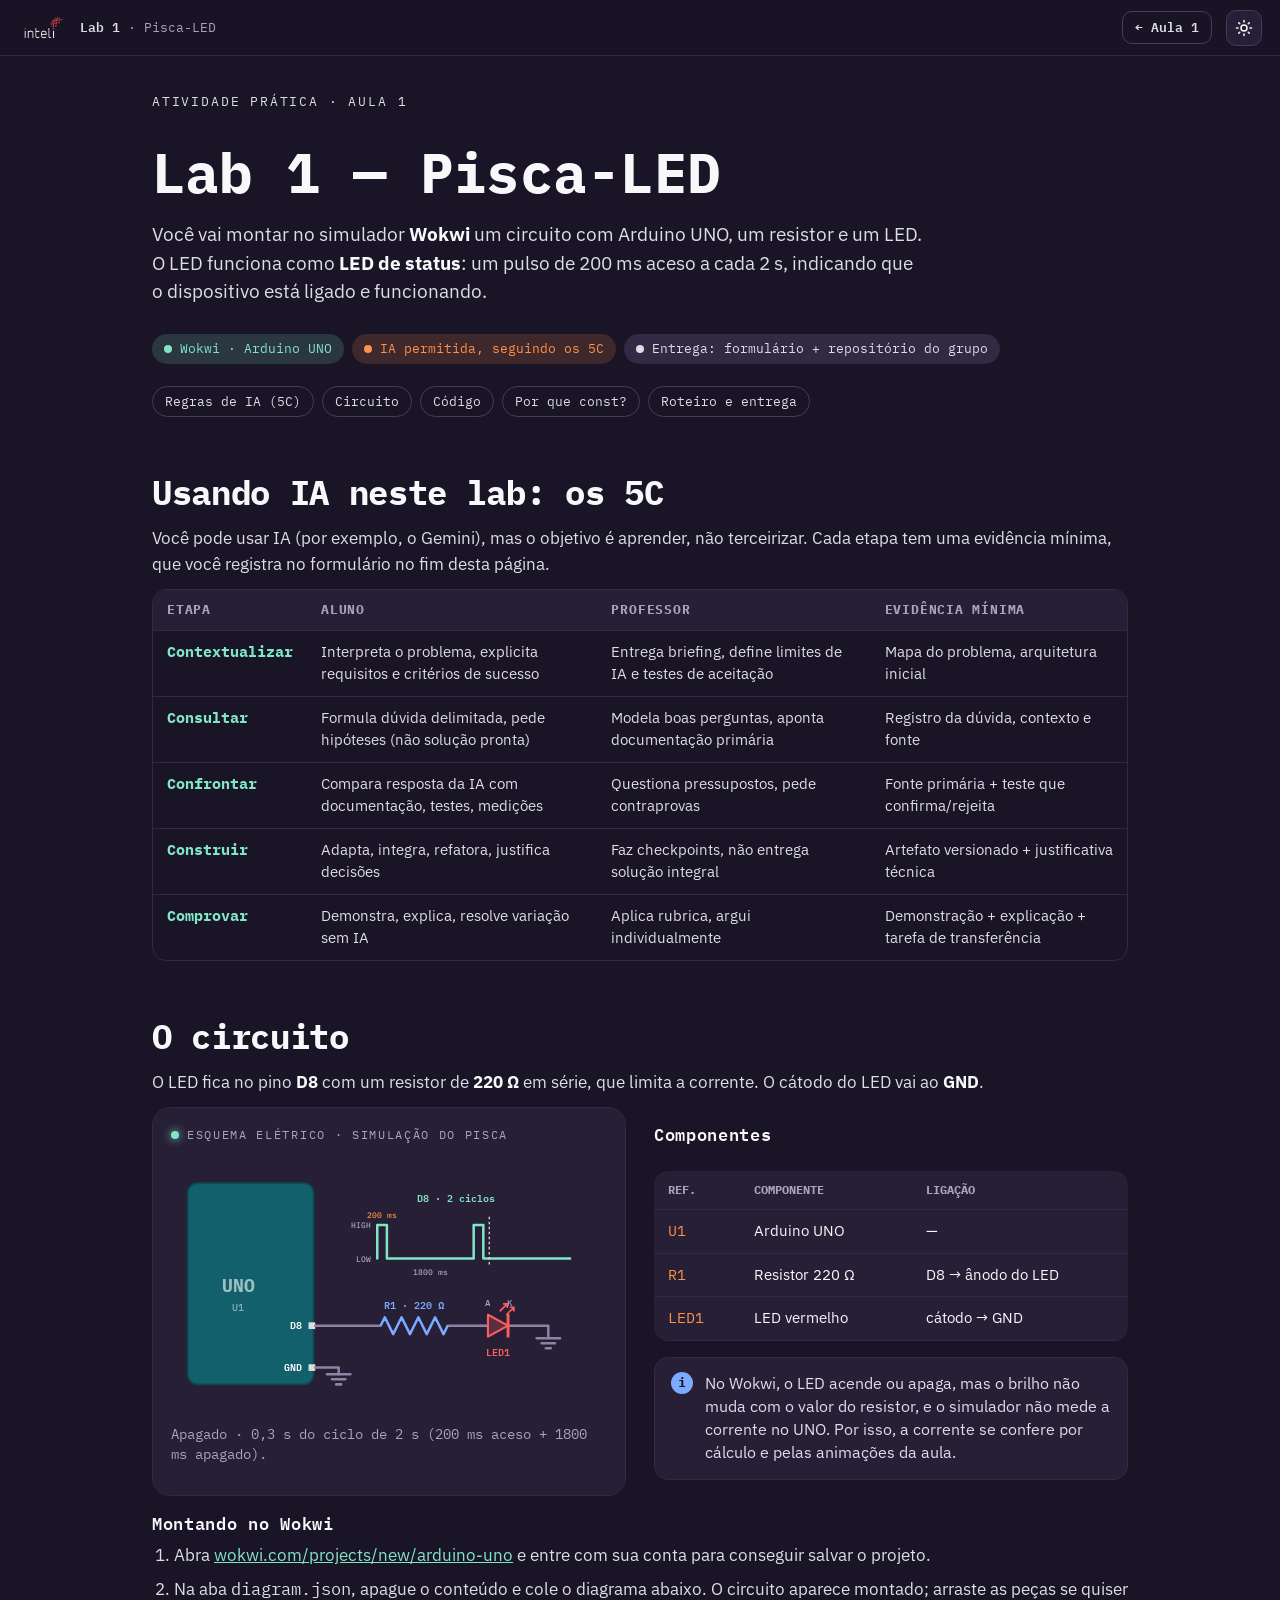
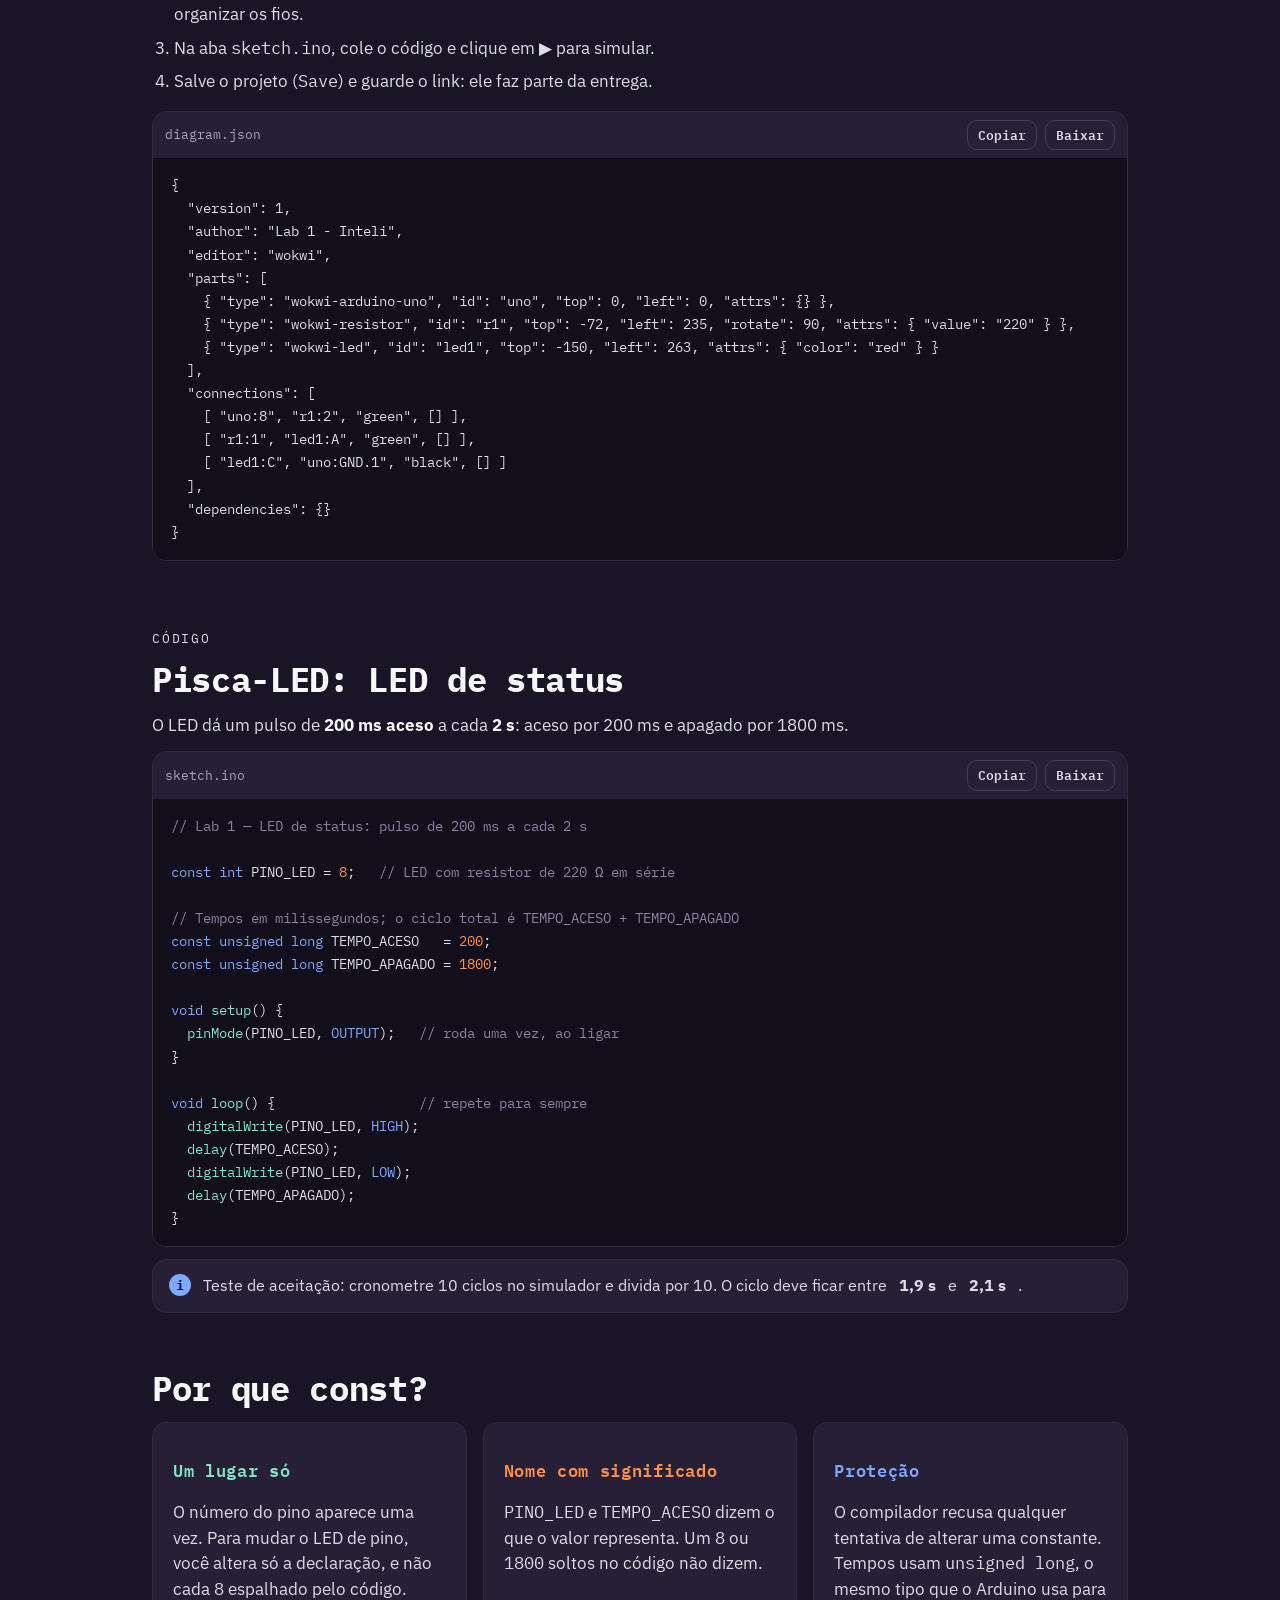
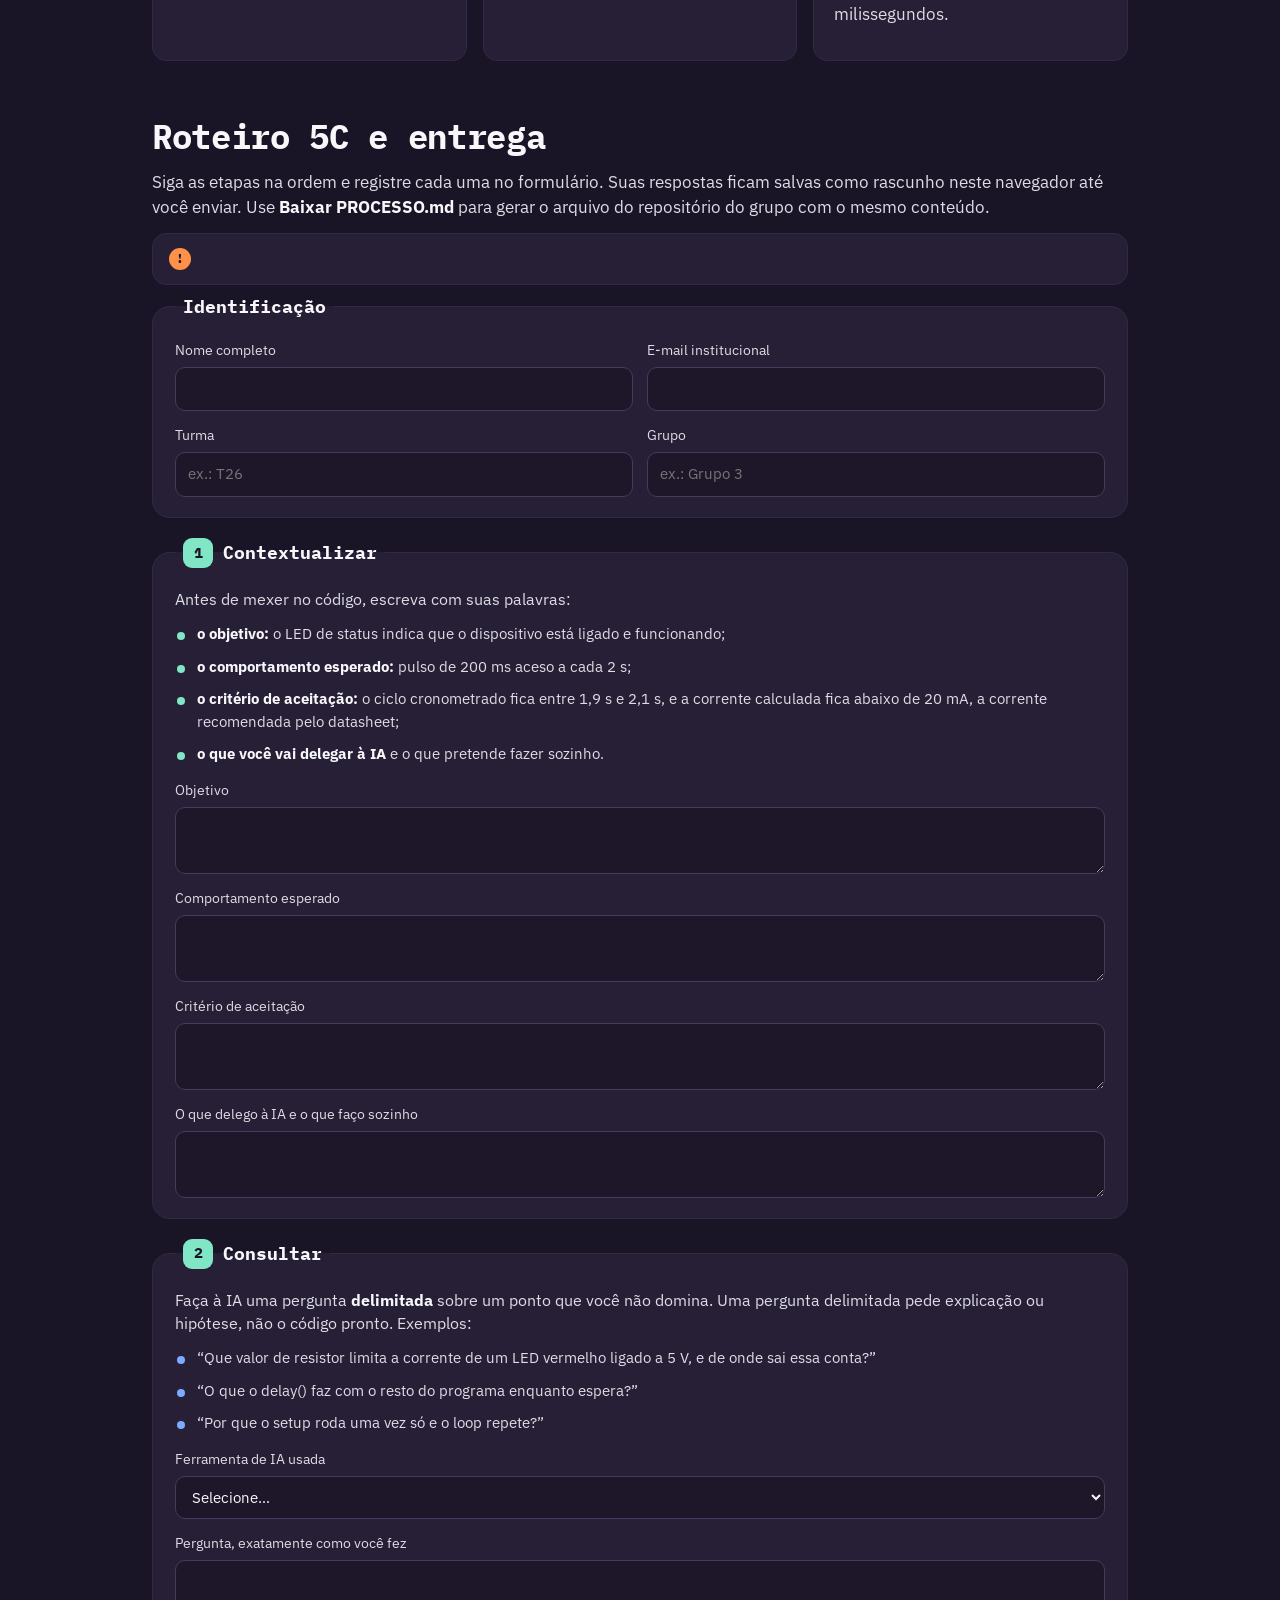
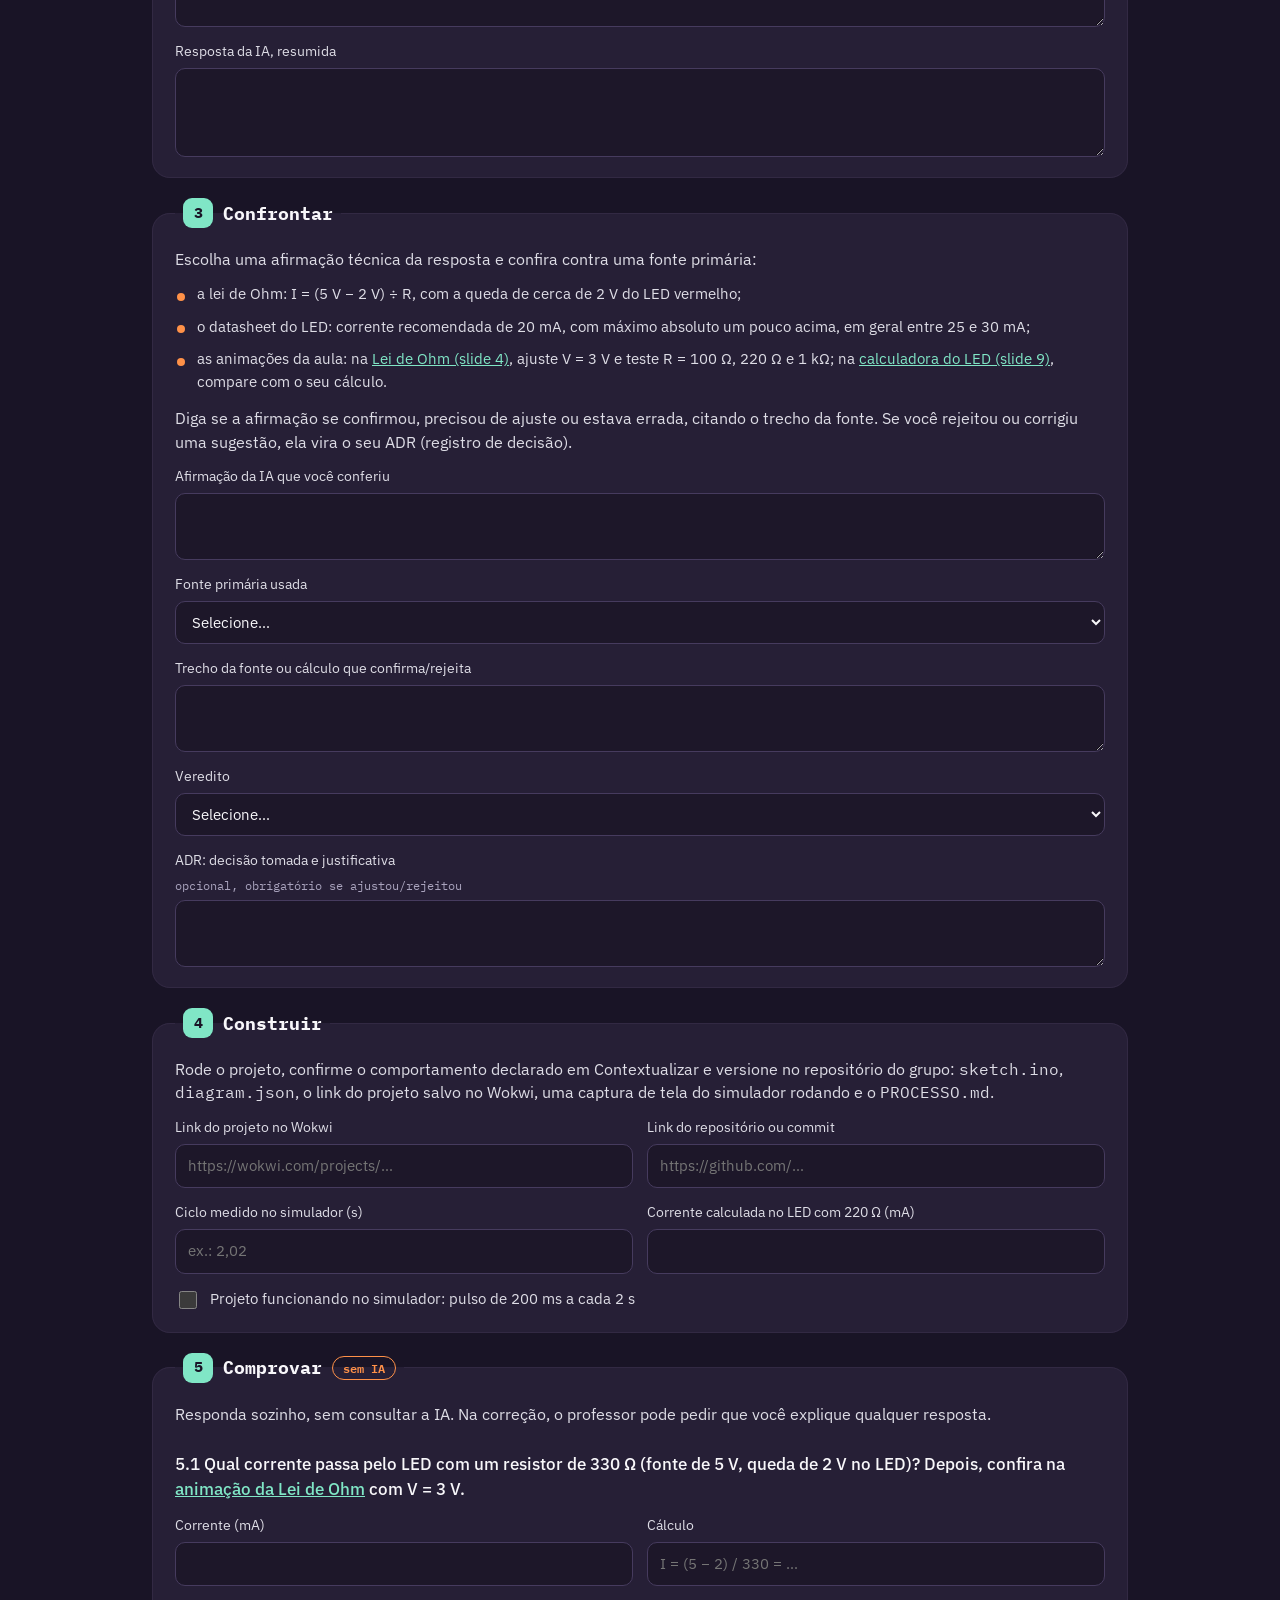
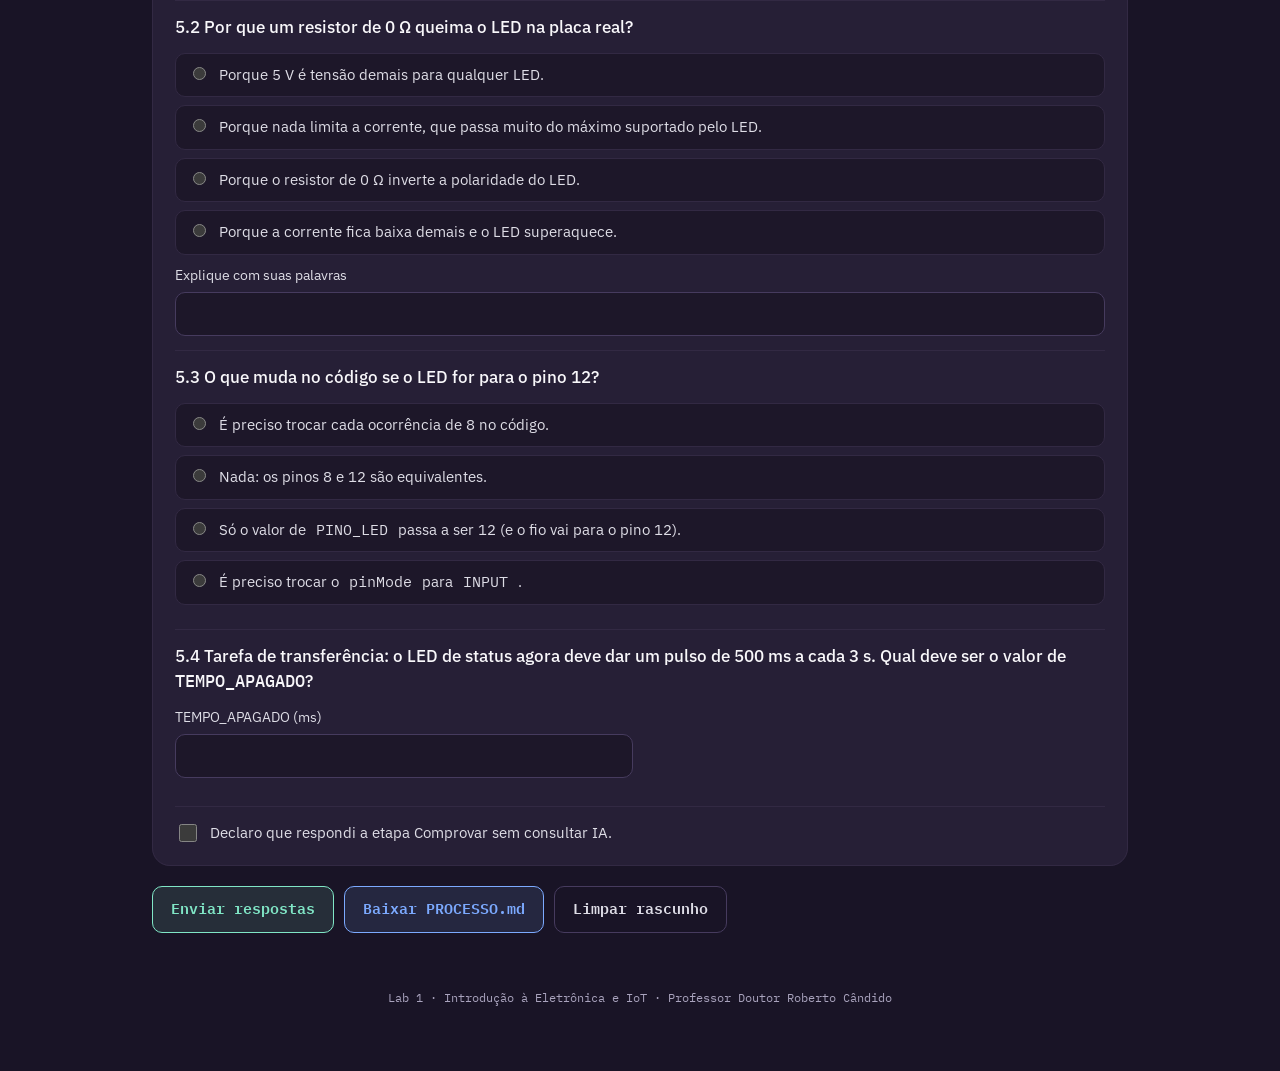
<file: labs/lab-1/index.html>
<!doctype html>
<html lang="pt-BR">
<head>
<meta charset="utf-8">
<meta name="viewport" content="width=device-width, initial-scale=1">
<title>Lab 1 · Pisca-LED</title>
<meta name="description" content="Laboratório 1 — pisca-LED no Wokwi, com uso de IA guiado pelos 5C.">
<link rel="icon" href="../../aulas/aula-1/assets/img/logo.png">
<link rel="preconnect" href="https://fonts.googleapis.com">
<link rel="preconnect" href="https://fonts.gstatic.com" crossorigin>
<link href="https://fonts.googleapis.com/css2?family=IBM+Plex+Mono:wght@400;500;600;700&family=IBM+Plex+Sans:wght@400;500;600&display=swap" rel="stylesheet">
<link rel="stylesheet" href="theme.css">
<link rel="stylesheet" href="lab.css">
<script src="theme.js"></script>
</head>
<body class="lab">

<header class="topbar">
  <img class="logo" src="../../aulas/aula-1/assets/img/logo.png" alt="Inteli">
  <div class="deck-title"><b>Lab 1</b> · Pisca-LED</div>
  <span class="spacer"></span>
  <a class="btn ghost" href="../../aulas/aula-1/index.html">← Aula 1</a>
  <button class="icon-btn theme-btn" id="btnTheme" title="Tema claro/escuro" aria-label="Alternar tema claro/escuro"><svg class="i-sun" viewBox="0 0 24 24"><circle cx="12" cy="12" r="4"/><path d="M12 2v2M12 20v2M4.9 4.9l1.4 1.4M17.7 17.7l1.4 1.4M2 12h2M20 12h2M4.9 19.1l1.4-1.4M17.7 6.3l1.4-1.4"/></svg><svg class="i-moon" viewBox="0 0 24 24"><path d="M21 12.8A9 9 0 1 1 11.2 3a7 7 0 0 0 9.8 9.8z"/></svg></button>
</header>

<main class="doc">

  <!-- ============ CAPA ============ -->
  <section class="hero">
    <p class="kicker">Atividade prática · Aula 1</p>
    <h1>Lab 1 — Pisca-LED</h1>
    <p class="lead">Você vai montar no simulador <b>Wokwi</b> um circuito com Arduino UNO, um resistor e um LED. O LED funciona como <b>LED de status</b>: um pulso de 200 ms aceso a cada 2 s, indicando que o dispositivo está ligado e funcionando.</p>
    <div class="meta">
      <span class="pill on">Wokwi · Arduino UNO</span>
      <span class="pill warn">IA permitida, seguindo os 5C</span>
      <span class="pill">Entrega: formulário + repositório do grupo</span>
    </div>
    <nav class="toc" aria-label="Sumário">
      <a href="#ia">Regras de IA (5C)</a>
      <a href="#circuito">Circuito</a>
      <a href="#codigo">Código</a>
      <a href="#const">Por que const?</a>
      <a href="#roteiro">Roteiro e entrega</a>
    </nav>
  </section>

  <!-- ============ 5C ============ -->
  <section id="ia" class="block">
    <h2>Usando IA neste lab: os 5C</h2>
    <p class="muted">Você pode usar IA (por exemplo, o Gemini), mas o objetivo é aprender, não terceirizar. Cada etapa tem uma evidência mínima, que você registra no formulário no fim desta página.</p>
    <div class="table-wrap">
      <table class="c5">
        <thead><tr><th>Etapa</th><th>Aluno</th><th>Professor</th><th>Evidência mínima</th></tr></thead>
        <tbody>
          <tr><th>Contextualizar</th><td>Interpreta o problema, explicita requisitos e critérios de sucesso</td><td>Entrega briefing, define limites de IA e testes de aceitação</td><td>Mapa do problema, arquitetura inicial</td></tr>
          <tr><th>Consultar</th><td>Formula dúvida delimitada, pede hipóteses (não solução pronta)</td><td>Modela boas perguntas, aponta documentação primária</td><td>Registro da dúvida, contexto e fonte</td></tr>
          <tr><th>Confrontar</th><td>Compara resposta da IA com documentação, testes, medições</td><td>Questiona pressupostos, pede contraprovas</td><td>Fonte primária + teste que confirma/rejeita</td></tr>
          <tr><th>Construir</th><td>Adapta, integra, refatora, justifica decisões</td><td>Faz checkpoints, não entrega solução integral</td><td>Artefato versionado + justificativa técnica</td></tr>
          <tr><th>Comprovar</th><td>Demonstra, explica, resolve variação sem IA</td><td>Aplica rubrica, argui individualmente</td><td>Demonstração + explicação + tarefa de transferência</td></tr>
        </tbody>
      </table>
    </div>
  </section>

  <!-- ============ CIRCUITO ============ -->
  <section id="circuito" class="block">
    <h2>O circuito</h2>
    <p>O LED fica no pino <b>D8</b> com um resistor de <b>220 Ω</b> em série, que limita a corrente. O cátodo do LED vai ao <b>GND</b>.</p>
    <div class="grid-2 even">
      <div class="sim">
        <div class="sim-head"><span class="sim-title">Esquema elétrico · simulação do pisca</span></div>
        <svg id="schematic" class="stage" viewBox="0 0 520 300" role="img" aria-label="Esquema: LED com resistor de 220 ohms no pino D8 do Arduino UNO"></svg>
        <p class="hint" id="schemHint"></p>
      </div>
      <div class="stack">
        <h3>Componentes</h3>
        <table class="parts">
          <tr><th>Ref.</th><th>Componente</th><th>Ligação</th></tr>
          <tr><td>U1</td><td>Arduino UNO</td><td>—</td></tr>
          <tr><td>R1</td><td>Resistor 220 Ω</td><td>D8 → ânodo do LED</td></tr>
          <tr><td>LED1</td><td>LED vermelho</td><td>cátodo → GND</td></tr>
        </table>
        <div class="note">No Wokwi, o LED acende ou apaga, mas o brilho não muda com o valor do resistor, e o simulador não mede a corrente no UNO. Por isso, a corrente se confere por cálculo e pelas animações da aula.</div>
      </div>
    </div>

    <h3>Montando no Wokwi</h3>
    <ol class="steps">
      <li>Abra <a href="https://wokwi.com/projects/new/arduino-uno" target="_blank" rel="noopener">wokwi.com/projects/new/arduino-uno</a> e entre com sua conta para conseguir salvar o projeto.</li>
      <li>Na aba <span class="mono">diagram.json</span>, apague o conteúdo e cole o diagrama abaixo. O circuito aparece montado; arraste as peças se quiser organizar os fios.</li>
      <li>Na aba <span class="mono">sketch.ino</span>, cole o código e clique em ▶ para simular.</li>
      <li>Salve o projeto (<span class="mono">Save</span>) e guarde o link: ele faz parte da entrega.</li>
    </ol>
    <div class="code-box">
      <div class="code-head"><span class="mono">diagram.json</span><div class="btn-row"><button type="button" class="btn ghost" data-copy="diagram">Copiar</button><button type="button" class="btn ghost" data-download="diagram" data-name="diagram.json">Baixar</button></div></div>
<pre class="code-pre" id="diagram">{
  "version": 1,
  "author": "Lab 1 - Inteli",
  "editor": "wokwi",
  "parts": [
    { "type": "wokwi-arduino-uno", "id": "uno", "top": 0, "left": 0, "attrs": {} },
    { "type": "wokwi-resistor", "id": "r1", "top": -72, "left": 235, "rotate": 90, "attrs": { "value": "220" } },
    { "type": "wokwi-led", "id": "led1", "top": -150, "left": 263, "attrs": { "color": "red" } }
  ],
  "connections": [
    [ "uno:8", "r1:2", "green", [] ],
    [ "r1:1", "led1:A", "green", [] ],
    [ "led1:C", "uno:GND.1", "black", [] ]
  ],
  "dependencies": {}
}</pre>
    </div>
  </section>

  <!-- ============ CÓDIGO ============ -->
  <section id="codigo" class="block">
    <p class="kicker">Código</p>
    <h2>Pisca-LED: LED de status</h2>
    <p>O LED dá um pulso de <b>200 ms aceso</b> a cada <b>2 s</b>: aceso por 200 ms e apagado por 1800 ms.</p>
    <div class="code-box">
      <div class="code-head"><span class="mono">sketch.ino</span><div class="btn-row"><button type="button" class="btn ghost" data-copy="codeB">Copiar</button><button type="button" class="btn ghost" data-download="codeB" data-name="sketch.ino">Baixar</button></div></div>
<pre class="code-pre" id="codeB"><span class="tok-c">// Lab 1 — LED de status: pulso de 200 ms a cada 2 s</span>

<span class="tok-k">const int</span> PINO_LED = <span class="tok-n">8</span>;   <span class="tok-c">// LED com resistor de 220 Ω em série</span>

<span class="tok-c">// Tempos em milissegundos; o ciclo total é TEMPO_ACESO + TEMPO_APAGADO</span>
<span class="tok-k">const unsigned long</span> TEMPO_ACESO   = <span class="tok-n">200</span>;
<span class="tok-k">const unsigned long</span> TEMPO_APAGADO = <span class="tok-n">1800</span>;

<span class="tok-k">void</span> <span class="tok-f">setup</span>() {
  <span class="tok-f">pinMode</span>(PINO_LED, <span class="tok-k">OUTPUT</span>);   <span class="tok-c">// roda uma vez, ao ligar</span>
}

<span class="tok-k">void</span> <span class="tok-f">loop</span>() {                  <span class="tok-c">// repete para sempre</span>
  <span class="tok-f">digitalWrite</span>(PINO_LED, <span class="tok-k">HIGH</span>);
  <span class="tok-f">delay</span>(TEMPO_ACESO);
  <span class="tok-f">digitalWrite</span>(PINO_LED, <span class="tok-k">LOW</span>);
  <span class="tok-f">delay</span>(TEMPO_APAGADO);
}</pre>
    </div>
    <div class="note">Teste de aceitação: cronometre 10 ciclos no simulador e divida por 10. O ciclo deve ficar entre <b>1,9 s</b> e <b>2,1 s</b>.</div>
  </section>

<!-- ============ CONST ============ -->
  <section id="const" class="block">
    <h2>Por que <span class="mono">const</span>?</h2>
    <div class="cards three">
      <div class="card mint"><h3>Um lugar só</h3><p>O número do pino aparece uma vez. Para mudar o LED de pino, você altera só a declaração, e não cada <span class="mono">8</span> espalhado pelo código.</p></div>
      <div class="card orange"><h3>Nome com significado</h3><p><span class="mono">PINO_LED</span> e <span class="mono">TEMPO_ACESO</span> dizem o que o valor representa. Um <span class="mono">8</span> ou <span class="mono">1800</span> soltos no código não dizem.</p></div>
      <div class="card blue"><h3>Proteção</h3><p>O compilador recusa qualquer tentativa de alterar uma constante. Tempos usam <span class="mono">unsigned long</span>, o mesmo tipo que o Arduino usa para milissegundos.</p></div>
    </div>
  </section>

  <!-- ============ ROTEIRO + FORMULÁRIO ============ -->
  <section id="roteiro" class="block">
    <h2>Roteiro 5C e entrega</h2>
    <p>Siga as etapas na ordem e registre cada uma no formulário. Suas respostas ficam salvas como rascunho neste navegador até você enviar. Use <b>Baixar PROCESSO.md</b> para gerar o arquivo do repositório do grupo com o mesmo conteúdo.</p>

    <div class="note warn" id="formStatus" hidden></div>

    <form id="labForm" novalidate>
      <fieldset class="step">
        <legend>Identificação</legend>
        <div class="fields two">
          <label>Nome completo<input name="nome" required autocomplete="name"></label>
          <label>E-mail institucional<input name="email" type="email" required autocomplete="email"></label>
          <label>Turma<input name="turma" required placeholder="ex.: T26"></label>
          <label>Grupo<input name="grupo" required placeholder="ex.: Grupo 3"></label>
        </div>
      </fieldset>

      <fieldset class="step">
        <legend><span class="n">1</span> Contextualizar</legend>
        <p class="step-desc">Antes de mexer no código, escreva com suas palavras:</p>
        <ul class="bullets">
          <li><b>o objetivo:</b> o LED de status indica que o dispositivo está ligado e funcionando;</li>
          <li><b>o comportamento esperado:</b> pulso de 200 ms aceso a cada 2 s;</li>
          <li><b>o critério de aceitação:</b> o ciclo cronometrado fica entre 1,9 s e 2,1 s, e a corrente calculada fica abaixo de 20 mA, a corrente recomendada pelo datasheet;</li>
          <li><b>o que você vai delegar à IA</b> e o que pretende fazer sozinho.</li>
        </ul>
        <div class="fields">
          <label>Objetivo<textarea name="ctx_objetivo" required rows="2"></textarea></label>
          <label>Comportamento esperado<textarea name="ctx_comportamento" required rows="2"></textarea></label>
          <label>Critério de aceitação<textarea name="ctx_criterio" required rows="2"></textarea></label>
          <label>O que delego à IA e o que faço sozinho<textarea name="ctx_delegacao" required rows="2"></textarea></label>
        </div>
      </fieldset>

      <fieldset class="step">
        <legend><span class="n">2</span> Consultar</legend>
        <p class="step-desc">Faça à IA uma pergunta <b>delimitada</b> sobre um ponto que você não domina. Uma pergunta delimitada pede explicação ou hipótese, não o código pronto. Exemplos:</p>
        <ul class="bullets blue">
          <li>“Que valor de resistor limita a corrente de um LED vermelho ligado a 5 V, e de onde sai essa conta?”</li>
          <li>“O que o delay() faz com o resto do programa enquanto espera?”</li>
          <li>“Por que o setup roda uma vez só e o loop repete?”</li>
        </ul>
        <div class="fields">
          <label>Ferramenta de IA usada
            <select name="con_ferramenta" required>
              <option value="">Selecione…</option><option>Gemini</option><option>ChatGPT</option><option>Claude</option><option>Copilot</option><option>Outra</option>
            </select></label>
          <label>Pergunta, exatamente como você fez<textarea name="con_pergunta" required rows="2"></textarea></label>
          <label>Resposta da IA, resumida<textarea name="con_resposta" required rows="3"></textarea></label>
        </div>
      </fieldset>

      <fieldset class="step">
        <legend><span class="n">3</span> Confrontar</legend>
        <p class="step-desc">Escolha uma afirmação técnica da resposta e confira contra uma fonte primária:</p>
        <ul class="bullets orange">
          <li>a lei de Ohm: I = (5 V − 2 V) ÷ R, com a queda de cerca de 2 V do LED vermelho;</li>
          <li>o datasheet do LED: corrente recomendada de 20 mA, com máximo absoluto um pouco acima, em geral entre 25 e 30 mA;</li>
          <li>as animações da aula: na <a href="https://robertocandido-inteli.github.io/2026-2B-M04/aulas/aula-1/index.html#4" target="_blank" rel="noopener">Lei de Ohm (slide 4)</a>, ajuste V = 3 V e teste R = 100 Ω, 220 Ω e 1 kΩ; na <a href="https://robertocandido-inteli.github.io/2026-2B-M04/aulas/aula-1/index.html#9" target="_blank" rel="noopener">calculadora do LED (slide 9)</a>, compare com o seu cálculo.</li>
        </ul>
        <p class="step-desc">Diga se a afirmação se confirmou, precisou de ajuste ou estava errada, citando o trecho da fonte. Se você rejeitou ou corrigiu uma sugestão, ela vira o seu ADR (registro de decisão).</p>
        <div class="fields">
          <label>Afirmação da IA que você conferiu<textarea name="conf_afirmacao" required rows="2"></textarea></label>
          <label>Fonte primária usada
            <select name="conf_fonte" required>
              <option value="">Selecione…</option><option>Lei de Ohm (cálculo)</option><option>Datasheet do LED</option><option>Animação da aula</option><option>Documentação oficial do Arduino</option><option>Outra</option>
            </select></label>
          <label>Trecho da fonte ou cálculo que confirma/rejeita<textarea name="conf_trecho" required rows="2"></textarea></label>
          <label>Veredito
            <select name="conf_veredito" required>
              <option value="">Selecione…</option><option>Confirmada</option><option>Precisou de ajuste</option><option>Estava errada</option>
            </select></label>
          <label>ADR: decisão tomada e justificativa <span class="opt-tag">opcional, obrigatório se ajustou/rejeitou</span><textarea name="conf_adr" rows="2"></textarea></label>
        </div>
      </fieldset>

      <fieldset class="step">
        <legend><span class="n">4</span> Construir</legend>
        <p class="step-desc">Rode o projeto, confirme o comportamento declarado em Contextualizar e versione no repositório do grupo: <span class="mono">sketch.ino</span>, <span class="mono">diagram.json</span>, o link do projeto salvo no Wokwi, uma captura de tela do simulador rodando e o <span class="mono">PROCESSO.md</span>.</p>
        <div class="fields two">
          <label>Link do projeto no Wokwi<input name="cons_wokwi" type="url" required placeholder="https://wokwi.com/projects/…"></label>
          <label>Link do repositório ou commit<input name="cons_repo" type="url" required placeholder="https://github.com/…"></label>
          <label>Ciclo medido no simulador (s)<input name="cons_ciclo" type="number" step="0.01" min="0" required placeholder="ex.: 2,02"></label>
          <label>Corrente calculada no LED com 220 Ω (mA)<input name="cons_corrente220" type="number" step="0.1" min="0" required></label>
        </div>
        <div class="checks">
          <label class="check"><input type="checkbox" name="cons_funciona" value="sim"> Projeto funcionando no simulador: pulso de 200 ms a cada 2 s</label>
        </div>
      </fieldset>

      <fieldset class="step">
        <legend><span class="n">5</span> Comprovar <span class="no-ai">sem IA</span></legend>
        <p class="step-desc">Responda sozinho, sem consultar a IA. Na correção, o professor pode pedir que você explique qualquer resposta.</p>

        <div class="q-block">
          <p class="q-title">5.1 Qual corrente passa pelo LED com um resistor de 330 Ω (fonte de 5 V, queda de 2 V no LED)? Depois, confira na <a href="https://robertocandido-inteli.github.io/2026-2B-M04/aulas/aula-1/index.html#4" target="_blank" rel="noopener">animação da Lei de Ohm</a> com V = 3 V.</p>
          <div class="fields two">
            <label>Corrente (mA)<input name="comp_i330" type="number" step="0.01" min="0" required></label>
            <label>Cálculo<input name="comp_i330_calc" required placeholder="I = (5 − 2) / 330 = …"></label>
          </div>
        </div>

        <div class="q-block">
          <p class="q-title">5.2 Por que um resistor de 0 Ω queima o LED na placa real?</p>
          <div class="radios">
            <label><input type="radio" name="comp_zero" value="a" required> Porque 5 V é tensão demais para qualquer LED.</label>
            <label><input type="radio" name="comp_zero" value="b"> Porque nada limita a corrente, que passa muito do máximo suportado pelo LED.</label>
            <label><input type="radio" name="comp_zero" value="c"> Porque o resistor de 0 Ω inverte a polaridade do LED.</label>
            <label><input type="radio" name="comp_zero" value="d"> Porque a corrente fica baixa demais e o LED superaquece.</label>
          </div>
          <label class="full">Explique com suas palavras<input name="comp_zero_just" required></label>
        </div>

        <div class="q-block">
          <p class="q-title">5.3 O que muda no código se o LED for para o pino 12?</p>
          <div class="radios">
            <label><input type="radio" name="comp_pino12" value="a" required> É preciso trocar cada ocorrência de 8 no código.</label>
            <label><input type="radio" name="comp_pino12" value="b"> Nada: os pinos 8 e 12 são equivalentes.</label>
            <label><input type="radio" name="comp_pino12" value="c"> Só o valor de <span class="mono">PINO_LED</span> passa a ser 12 (e o fio vai para o pino 12).</label>
            <label><input type="radio" name="comp_pino12" value="d"> É preciso trocar o <span class="mono">pinMode</span> para <span class="mono">INPUT</span>.</label>
          </div>
        </div>

        <div class="q-block">
          <p class="q-title">5.4 Tarefa de transferência: o LED de status agora deve dar um pulso de 500 ms a cada 3 s. Qual deve ser o valor de <span class="mono">TEMPO_APAGADO</span>?</p>
          <div class="fields two"><label>TEMPO_APAGADO (ms)<input name="comp_transfer" type="number" step="1" min="0" required></label></div>
        </div>

        <label class="check decl"><input type="checkbox" name="decl_sem_ia" value="sim" required> Declaro que respondi a etapa Comprovar sem consultar IA.</label>
      </fieldset>

      <div class="submit-row">
        <button type="submit" class="btn" id="btnSend">Enviar respostas</button>
        <button type="button" class="btn blue" id="btnMd">Baixar PROCESSO.md</button>
        <button type="button" class="btn ghost" id="btnClear">Limpar rascunho</button>
      </div>
      <div class="receipt" id="receipt" hidden></div>
    </form>
  </section>

  <footer class="doc-foot">Lab 1 · Introdução à Eletrônica e IoT · Professor Doutor Roberto Cândido</footer>
</main>

<script src="config.js"></script>
<script src="lab.js"></script>
</body>
</html>
</file>
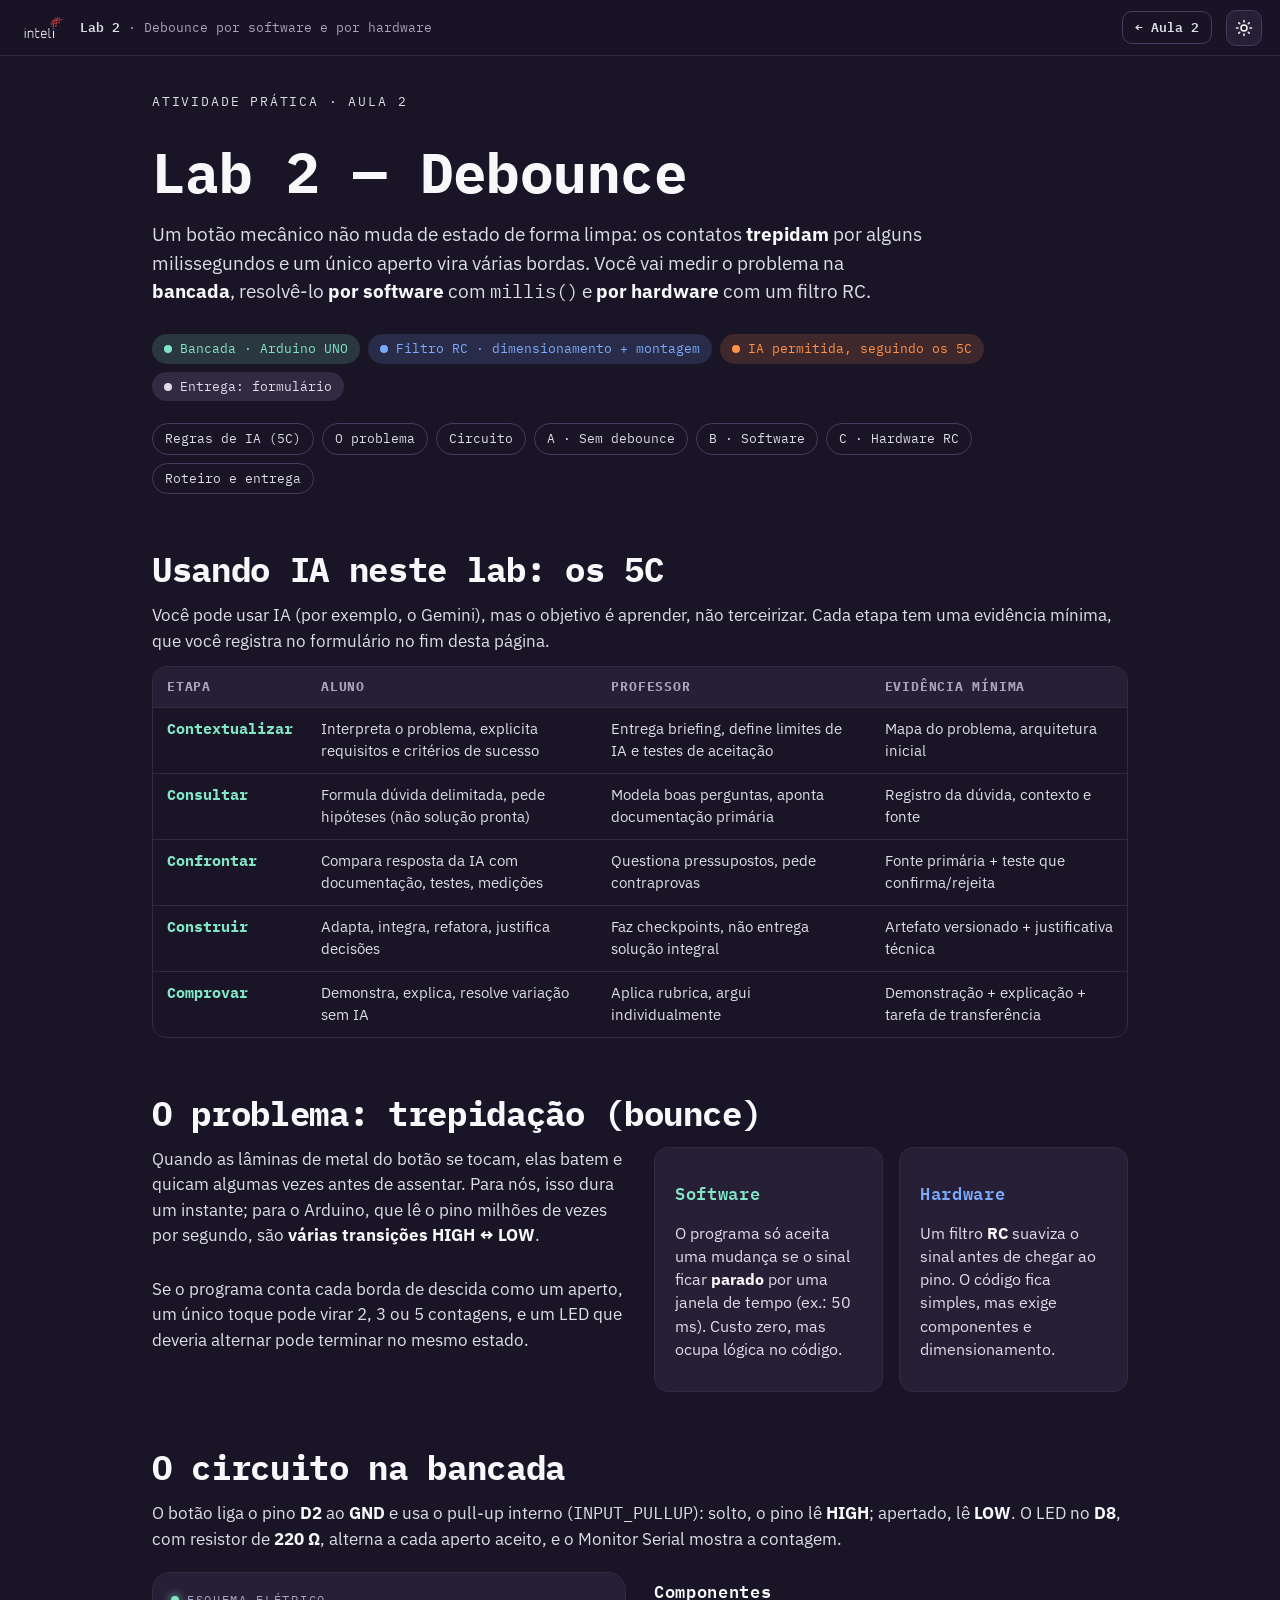
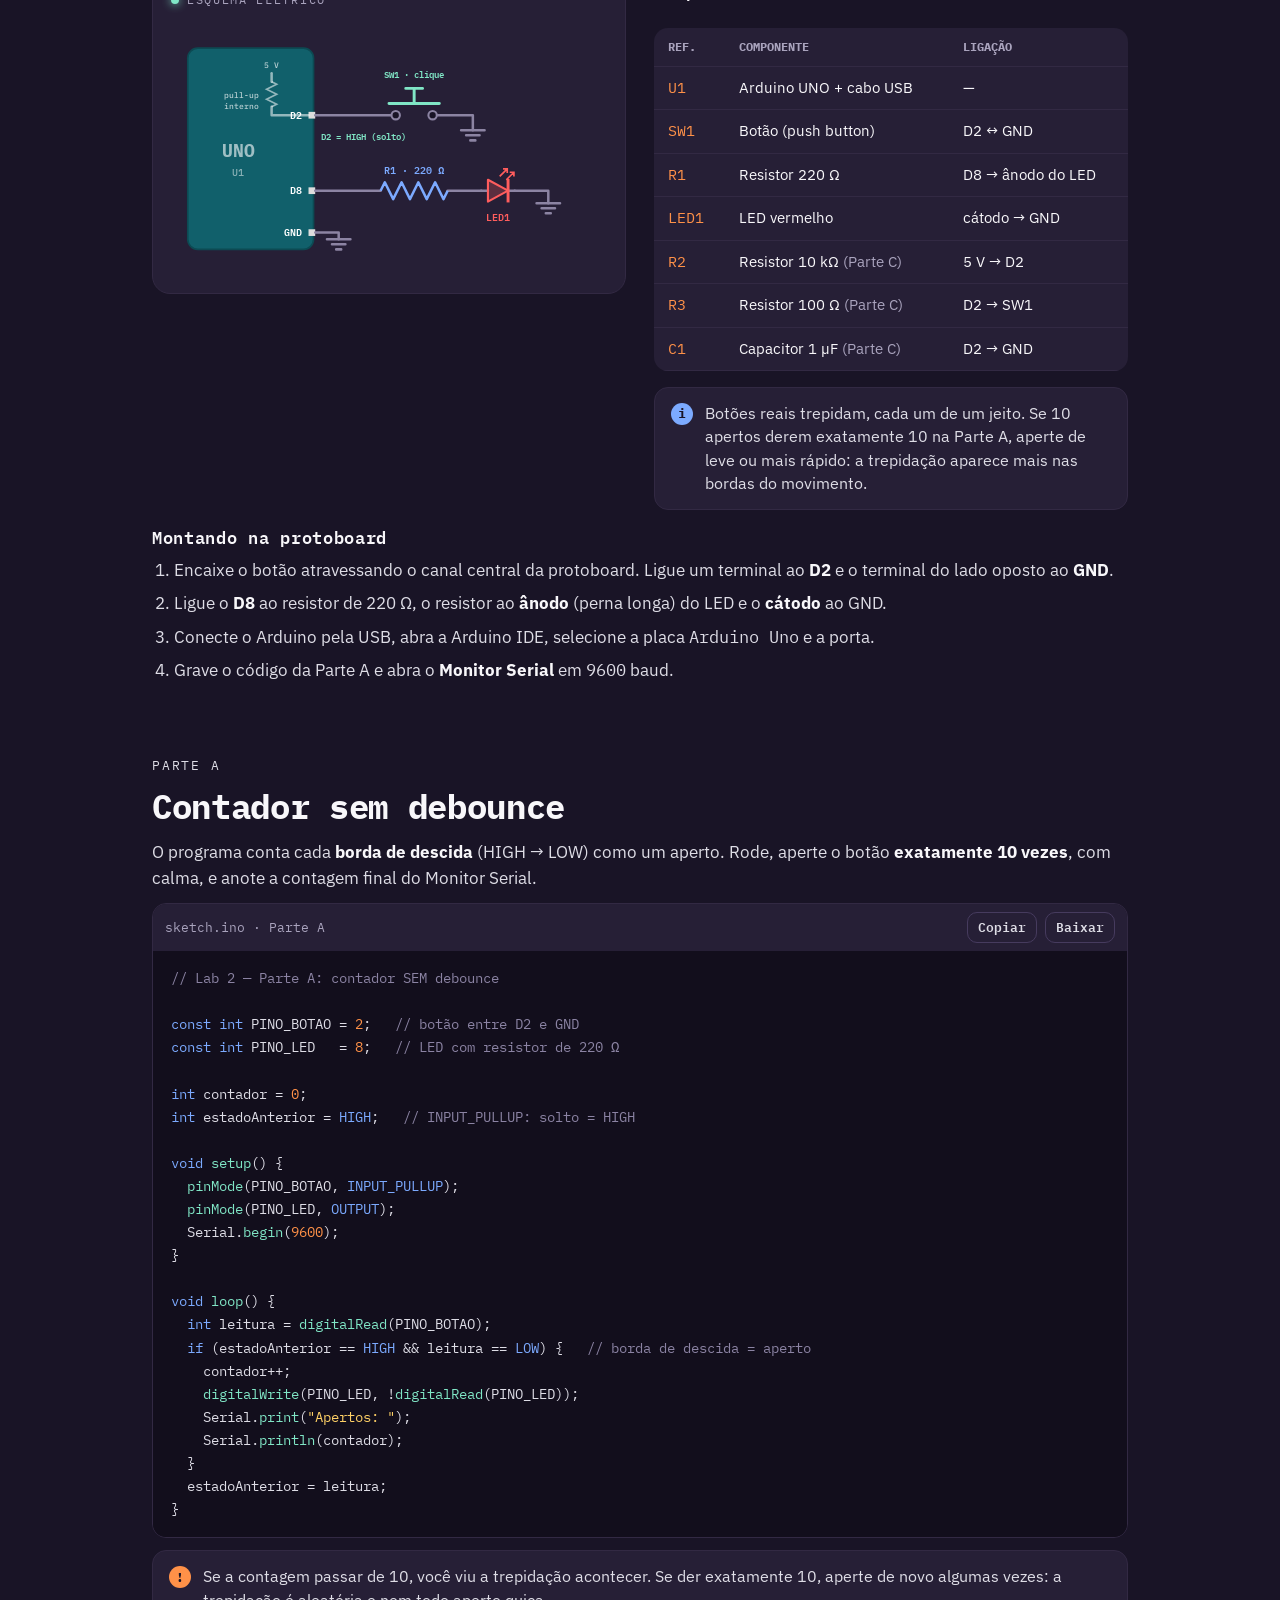
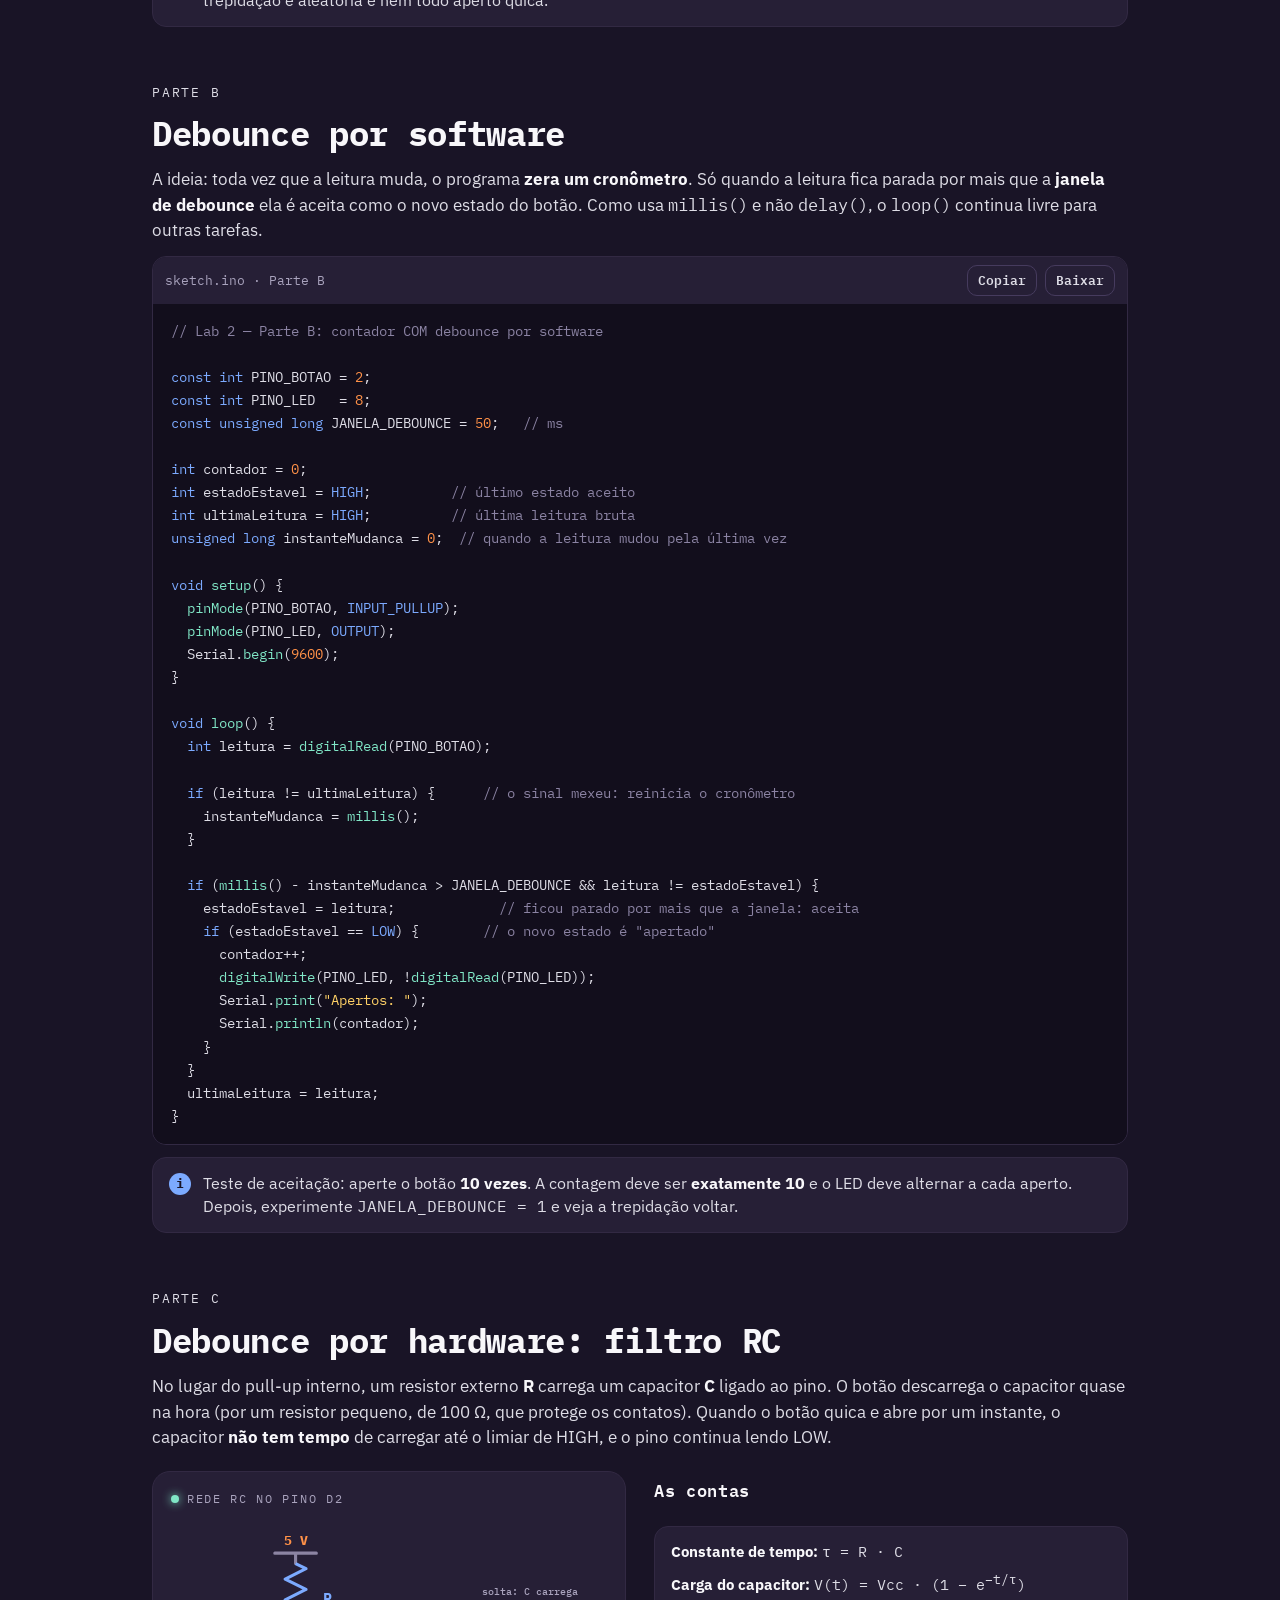
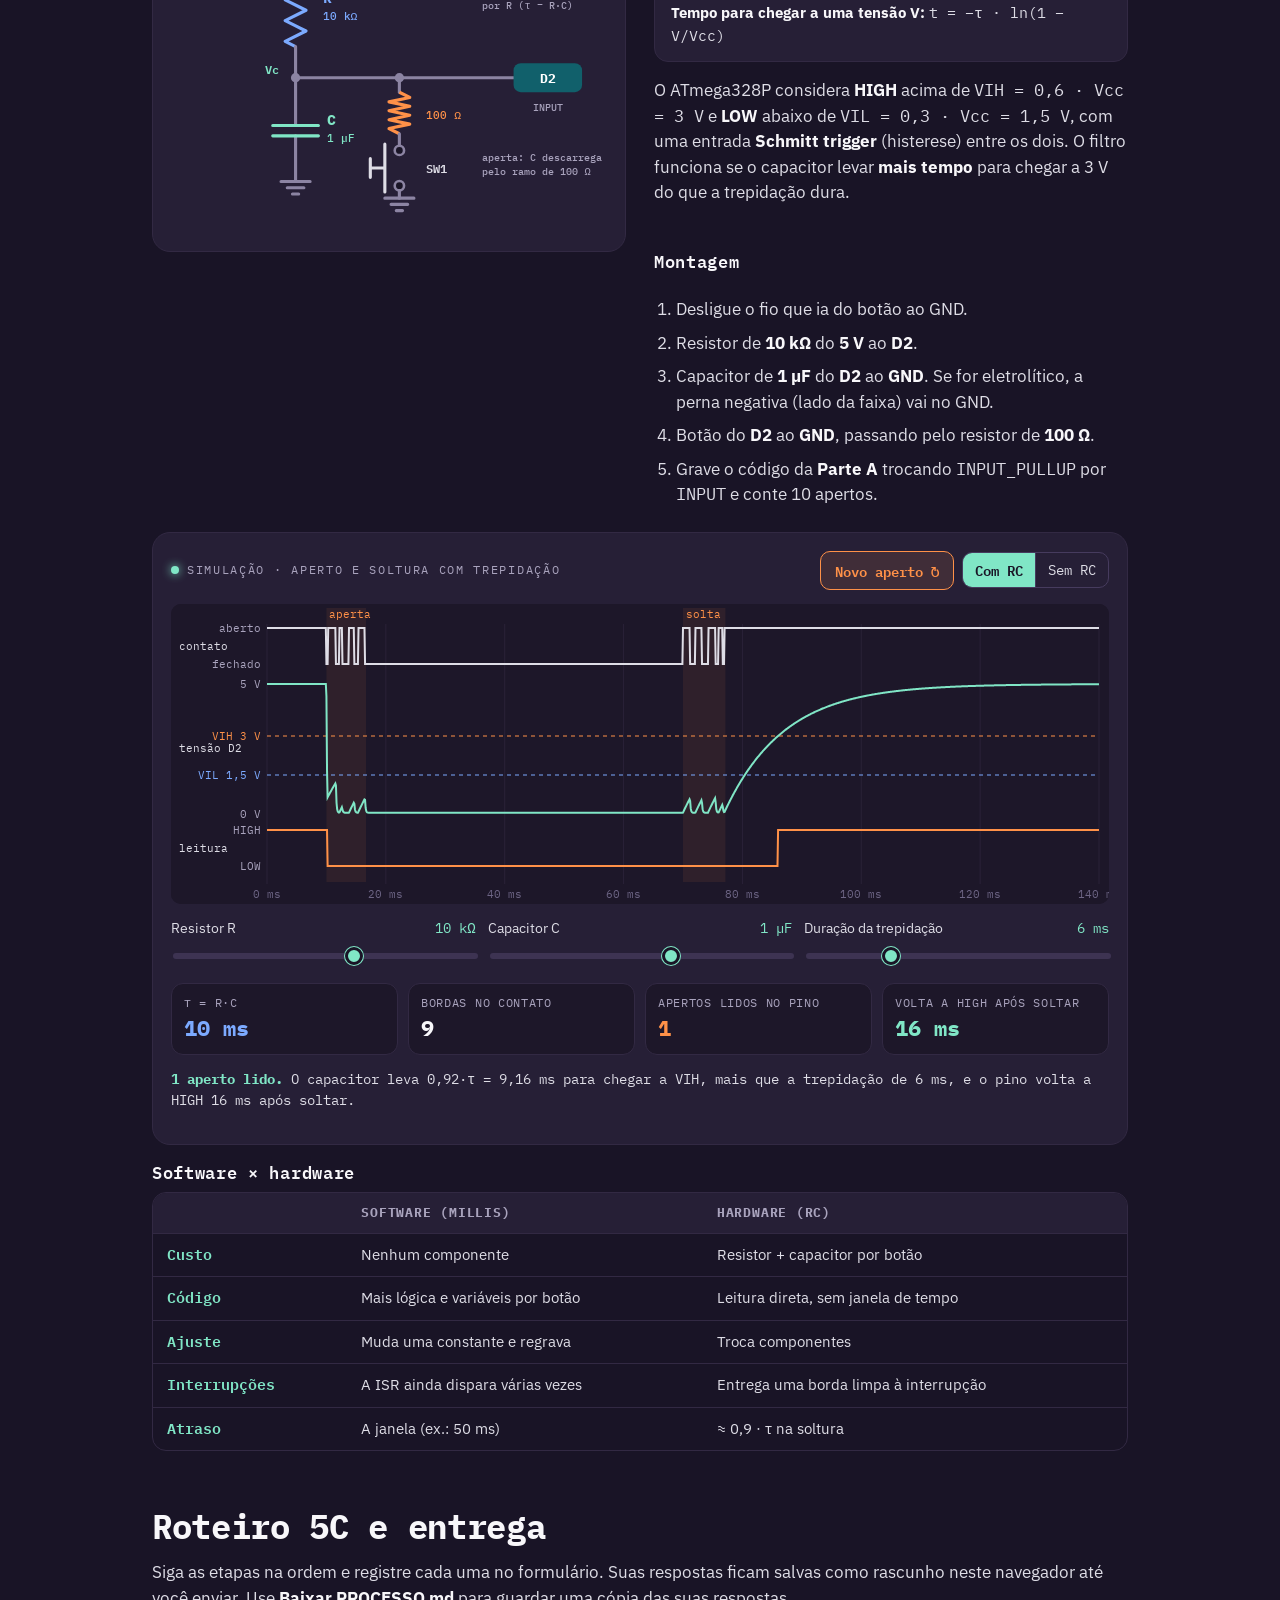
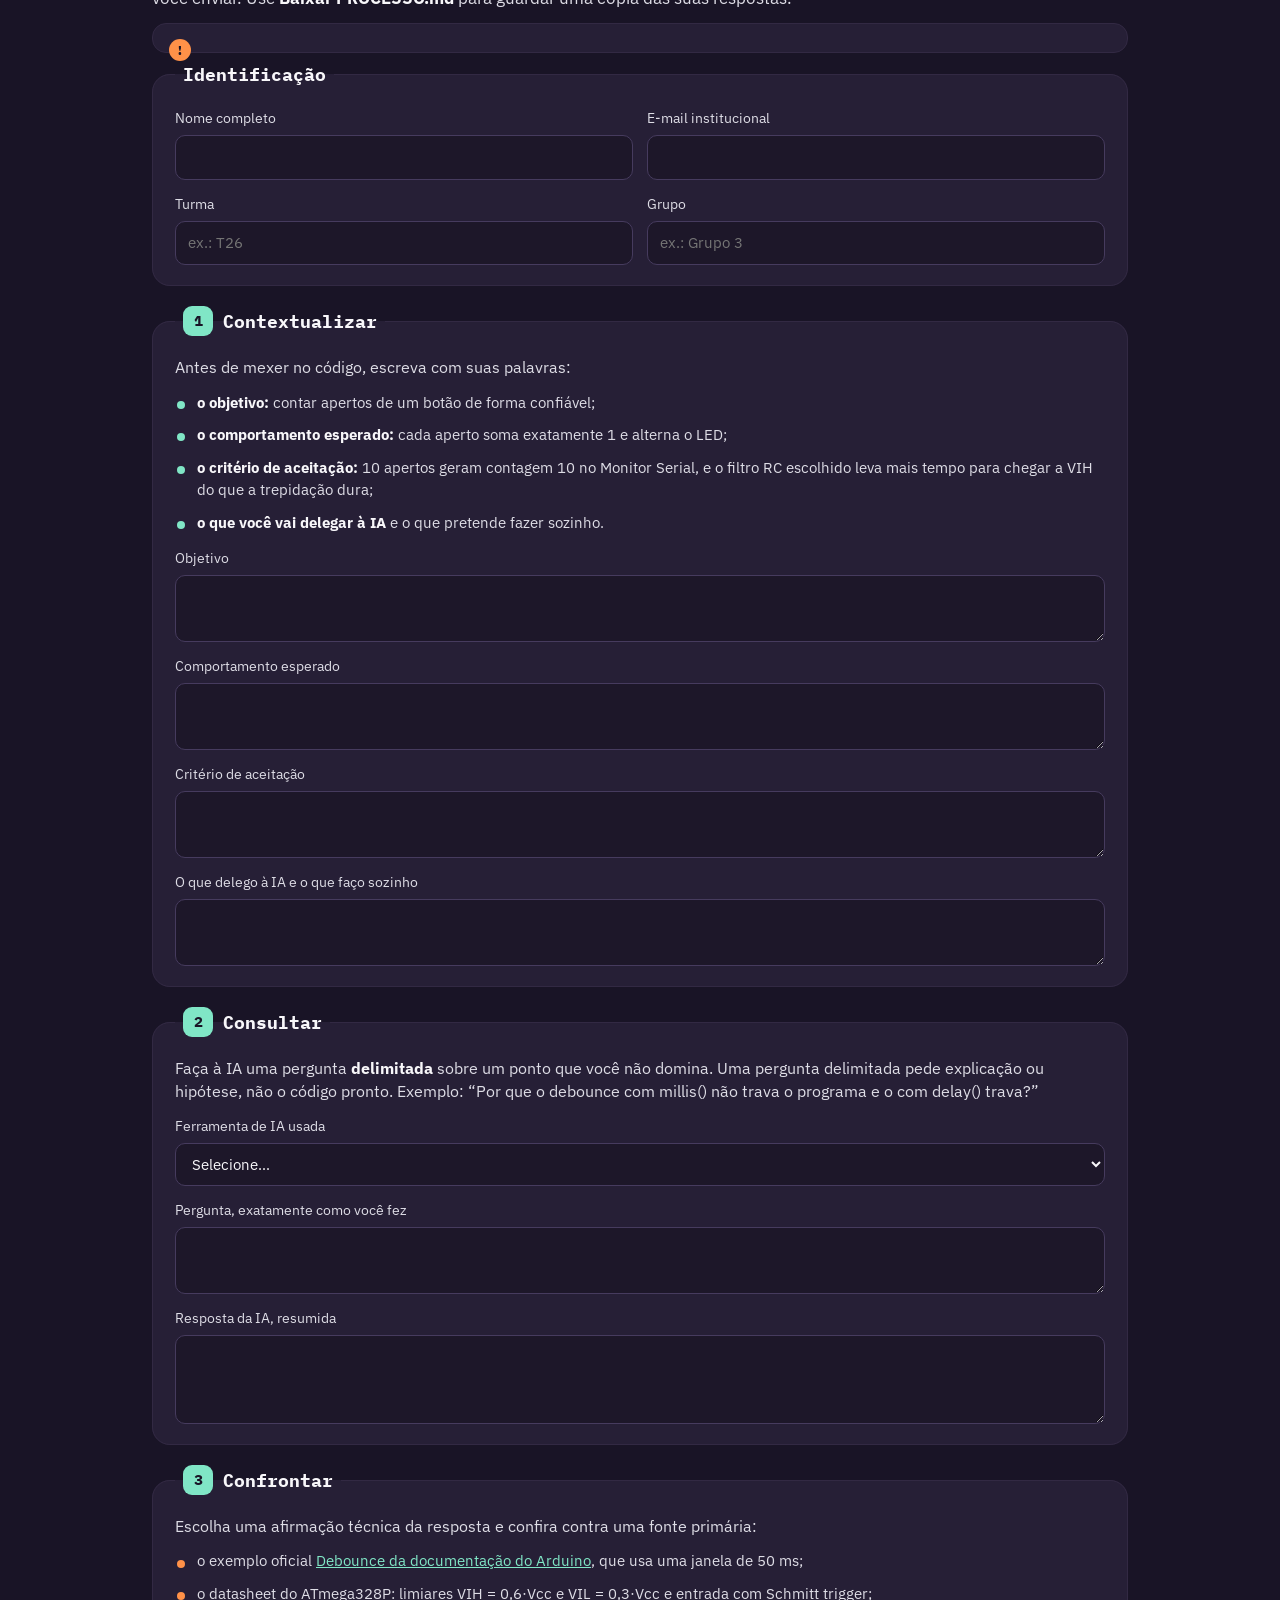
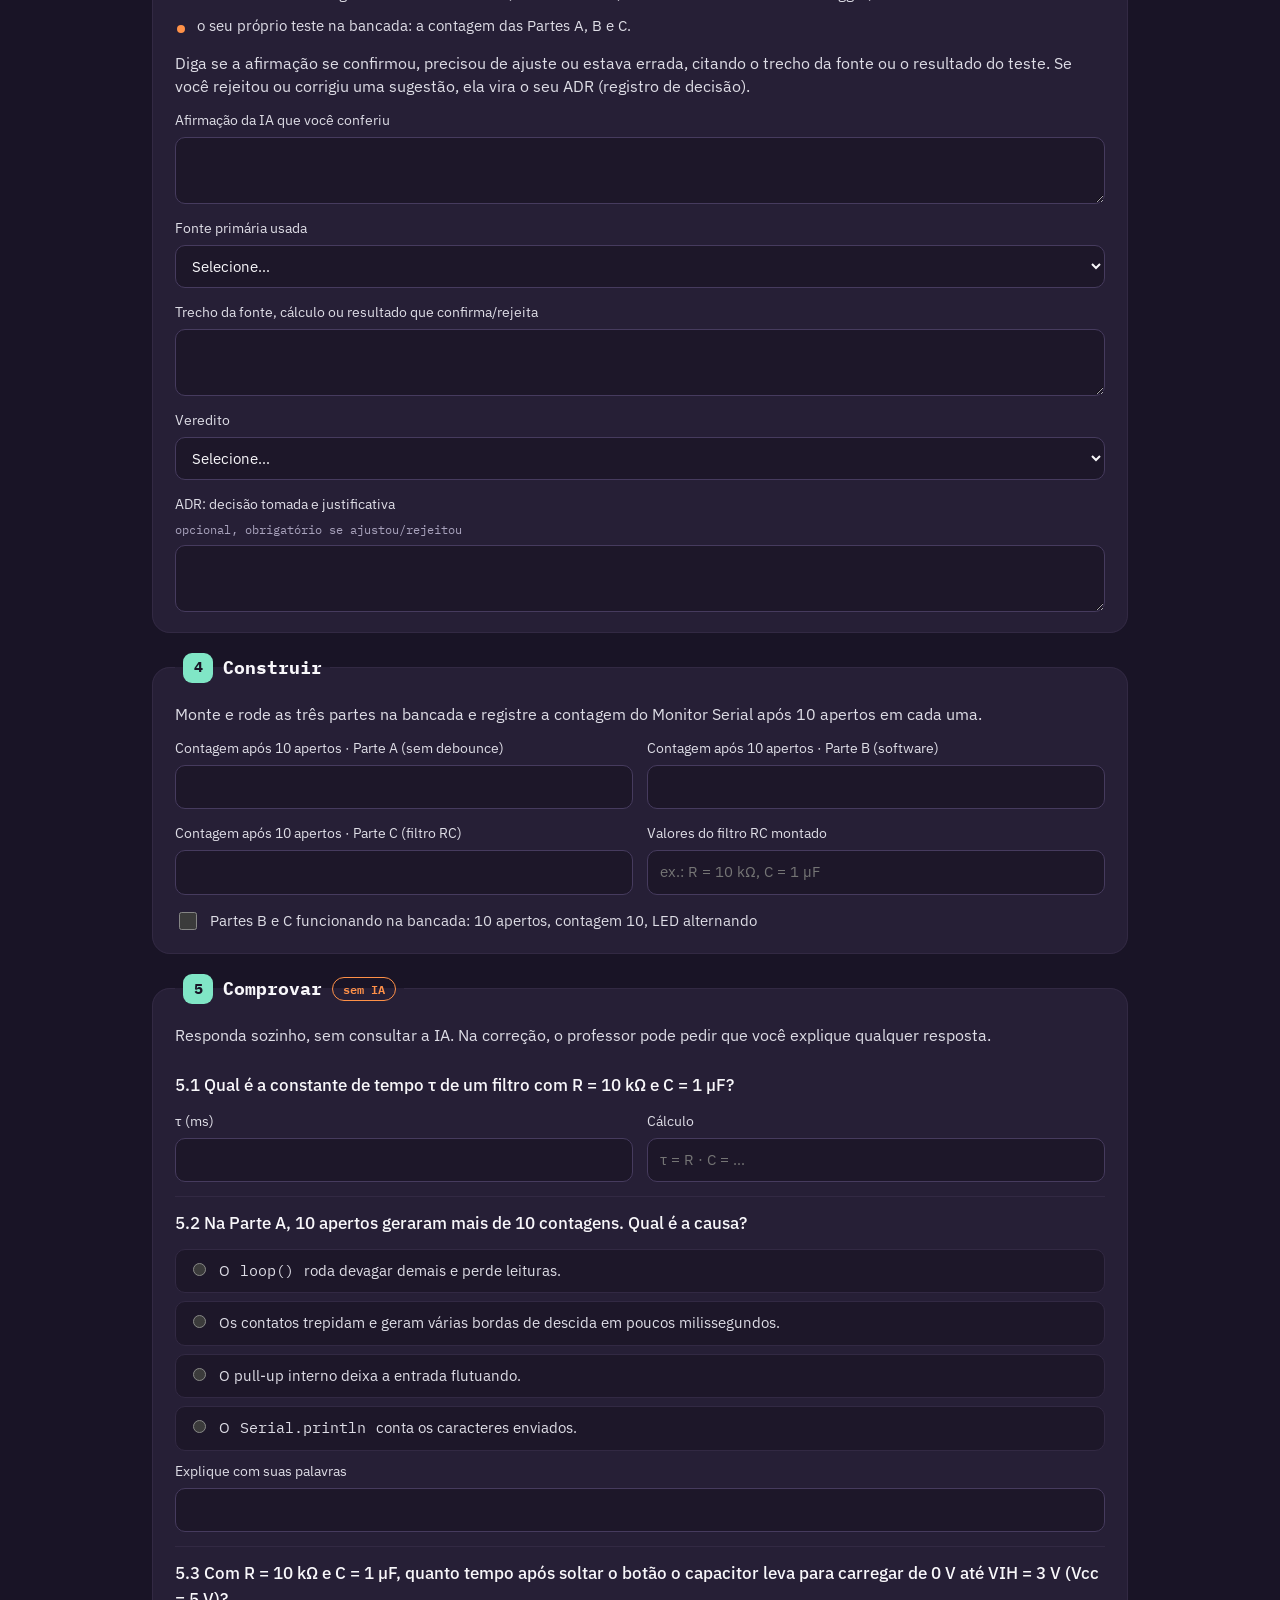
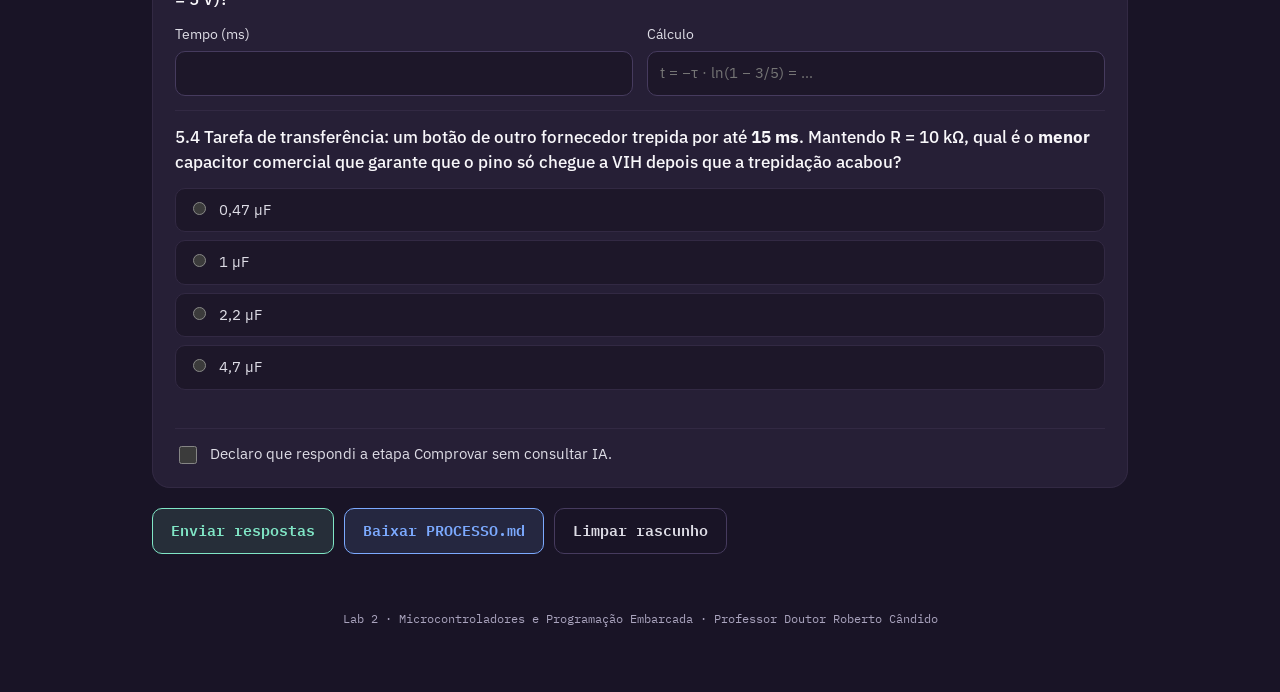
<file: labs/lab-2/index.html>
<!doctype html>
<html lang="pt-BR">
<head>
<meta charset="utf-8">
<meta name="viewport" content="width=device-width, initial-scale=1">
<title>Lab 2 · Debounce</title>
<meta name="description" content="Laboratório 2 — debounce de botão por software (millis) e por hardware (filtro RC), com uso de IA guiado pelos 5C.">
<link rel="icon" href="logo.png">
<link rel="preconnect" href="https://fonts.googleapis.com">
<link rel="preconnect" href="https://fonts.gstatic.com" crossorigin>
<link href="https://fonts.googleapis.com/css2?family=IBM+Plex+Mono:wght@400;500;600;700&family=IBM+Plex+Sans:wght@400;500;600&display=swap" rel="stylesheet">
<link rel="stylesheet" href="theme.css">
<link rel="stylesheet" href="lab.css">
<script src="theme.js"></script>
</head>
<body class="lab">

<header class="topbar">
  <img class="logo" src="logo.png" alt="Inteli">
  <div class="deck-title"><b>Lab 2</b> · Debounce por software e por hardware</div>
  <span class="spacer"></span>
  <a class="btn ghost" href="../../aulas/aula-2/index.html">← Aula 2</a>
  <button class="icon-btn theme-btn" id="btnTheme" title="Tema claro/escuro" aria-label="Alternar tema claro/escuro"><svg class="i-sun" viewBox="0 0 24 24"><circle cx="12" cy="12" r="4"/><path d="M12 2v2M12 20v2M4.9 4.9l1.4 1.4M17.7 17.7l1.4 1.4M2 12h2M20 12h2M4.9 19.1l1.4-1.4M17.7 6.3l1.4-1.4"/></svg><svg class="i-moon" viewBox="0 0 24 24"><path d="M21 12.8A9 9 0 1 1 11.2 3a7 7 0 0 0 9.8 9.8z"/></svg></button>
</header>

<main class="doc">

  <!-- ============ CAPA ============ -->
  <section class="hero">
    <p class="kicker">Atividade prática · Aula 2</p>
    <h1>Lab 2 — Debounce</h1>
    <p class="lead">Um botão mecânico não muda de estado de forma limpa: os contatos <b>trepidam</b> por alguns milissegundos e um único aperto vira várias bordas. Você vai medir o problema na <b>bancada</b>, resolvê-lo <b>por software</b> com <span class="mono">millis()</span> e <b>por hardware</b> com um filtro RC.</p>
    <div class="meta">
      <span class="pill on">Bancada · Arduino UNO</span>
      <span class="pill info">Filtro RC · dimensionamento + montagem</span>
      <span class="pill warn">IA permitida, seguindo os 5C</span>
      <span class="pill">Entrega: formulário</span>
    </div>
    <nav class="toc" aria-label="Sumário">
      <a href="#ia">Regras de IA (5C)</a>
      <a href="#problema">O problema</a>
      <a href="#circuito">Circuito</a>
      <a href="#parteA">A · Sem debounce</a>
      <a href="#parteB">B · Software</a>
      <a href="#parteC">C · Hardware RC</a>
      <a href="#roteiro">Roteiro e entrega</a>
    </nav>
  </section>

  <!-- ============ 5C ============ -->
  <section id="ia" class="block">
    <h2>Usando IA neste lab: os 5C</h2>
    <p class="muted">Você pode usar IA (por exemplo, o Gemini), mas o objetivo é aprender, não terceirizar. Cada etapa tem uma evidência mínima, que você registra no formulário no fim desta página.</p>
    <div class="table-wrap">
      <table class="c5">
        <thead><tr><th>Etapa</th><th>Aluno</th><th>Professor</th><th>Evidência mínima</th></tr></thead>
        <tbody>
          <tr><th>Contextualizar</th><td>Interpreta o problema, explicita requisitos e critérios de sucesso</td><td>Entrega briefing, define limites de IA e testes de aceitação</td><td>Mapa do problema, arquitetura inicial</td></tr>
          <tr><th>Consultar</th><td>Formula dúvida delimitada, pede hipóteses (não solução pronta)</td><td>Modela boas perguntas, aponta documentação primária</td><td>Registro da dúvida, contexto e fonte</td></tr>
          <tr><th>Confrontar</th><td>Compara resposta da IA com documentação, testes, medições</td><td>Questiona pressupostos, pede contraprovas</td><td>Fonte primária + teste que confirma/rejeita</td></tr>
          <tr><th>Construir</th><td>Adapta, integra, refatora, justifica decisões</td><td>Faz checkpoints, não entrega solução integral</td><td>Artefato versionado + justificativa técnica</td></tr>
          <tr><th>Comprovar</th><td>Demonstra, explica, resolve variação sem IA</td><td>Aplica rubrica, argui individualmente</td><td>Demonstração + explicação + tarefa de transferência</td></tr>
        </tbody>
      </table>
    </div>
  </section>

  <!-- ============ PROBLEMA ============ -->
  <section id="problema" class="block">
    <h2>O problema: trepidação (bounce)</h2>
    <div class="grid-2 even">
      <div class="stack">
        <p>Quando as lâminas de metal do botão se tocam, elas batem e quicam algumas vezes antes de assentar. Para nós, isso dura um instante; para o Arduino, que lê o pino milhões de vezes por segundo, são <b>várias transições HIGH ↔ LOW</b>.</p>
        <p>Se o programa conta cada borda de descida como um aperto, um único toque pode virar 2, 3 ou 5 contagens, e um LED que deveria alternar pode terminar no mesmo estado.</p>
      </div>
      <div class="cards" style="grid-template-columns:1fr 1fr">
        <div class="card mint"><h3>Software</h3><p>O programa só aceita uma mudança se o sinal ficar <b>parado</b> por uma janela de tempo (ex.: 50 ms). Custo zero, mas ocupa lógica no código.</p></div>
        <div class="card blue"><h3>Hardware</h3><p>Um filtro <b>RC</b> suaviza o sinal antes de chegar ao pino. O código fica simples, mas exige componentes e dimensionamento.</p></div>
      </div>
    </div>
  </section>

  <!-- ============ CIRCUITO ============ -->
  <section id="circuito" class="block">
    <h2>O circuito na bancada</h2>
    <p>O botão liga o pino <b>D2</b> ao <b>GND</b> e usa o pull-up interno (<span class="mono">INPUT_PULLUP</span>): solto, o pino lê <b>HIGH</b>; apertado, lê <b>LOW</b>. O LED no <b>D8</b>, com resistor de <b>220 Ω</b>, alterna a cada aperto aceito, e o Monitor Serial mostra a contagem.</p>
    <div class="grid-2 even">
      <div class="sim">
        <div class="sim-head"><span class="sim-title">Esquema elétrico</span></div>
        <svg id="schematic" class="stage" viewBox="0 0 520 300" role="img" aria-label="Esquema: botão entre D2 e GND com pull-up interno; LED com resistor de 220 ohms no D8"></svg>
      </div>
      <div class="stack">
        <h3>Componentes</h3>
        <table class="parts">
          <tr><th>Ref.</th><th>Componente</th><th>Ligação</th></tr>
          <tr><td>U1</td><td>Arduino UNO + cabo USB</td><td>—</td></tr>
          <tr><td>SW1</td><td>Botão (push button)</td><td>D2 ↔ GND</td></tr>
          <tr><td>R1</td><td>Resistor 220 Ω</td><td>D8 → ânodo do LED</td></tr>
          <tr><td>LED1</td><td>LED vermelho</td><td>cátodo → GND</td></tr>
          <tr><td>R2</td><td>Resistor 10 kΩ <span class="muted">(Parte C)</span></td><td>5 V → D2</td></tr>
          <tr><td>R3</td><td>Resistor 100 Ω <span class="muted">(Parte C)</span></td><td>D2 → SW1</td></tr>
          <tr><td>C1</td><td>Capacitor 1 µF <span class="muted">(Parte C)</span></td><td>D2 → GND</td></tr>
        </table>
        <div class="note">Botões reais trepidam, cada um de um jeito. Se 10 apertos derem exatamente 10 na Parte A, aperte de leve ou mais rápido: a trepidação aparece mais nas bordas do movimento.</div>
      </div>
    </div>

    <h3>Montando na protoboard</h3>
    <ol class="steps">
      <li>Encaixe o botão atravessando o canal central da protoboard. Ligue um terminal ao <b>D2</b> e o terminal do lado oposto ao <b>GND</b>.</li>
      <li>Ligue o <b>D8</b> ao resistor de 220 Ω, o resistor ao <b>ânodo</b> (perna longa) do LED e o <b>cátodo</b> ao GND.</li>
      <li>Conecte o Arduino pela USB, abra a Arduino IDE, selecione a placa <span class="mono">Arduino Uno</span> e a porta.</li>
      <li>Grave o código da Parte A e abra o <b>Monitor Serial</b> em <span class="mono">9600</span> baud.</li>
    </ol>
  </section>

  <!-- ============ PARTE A ============ -->
  <section id="parteA" class="block">
    <p class="kicker">Parte A</p>
    <h2>Contador sem debounce</h2>
    <p>O programa conta cada <b>borda de descida</b> (HIGH → LOW) como um aperto. Rode, aperte o botão <b>exatamente 10 vezes</b>, com calma, e anote a contagem final do Monitor Serial.</p>
    <div class="code-box">
      <div class="code-head"><span class="mono">sketch.ino · Parte A</span><div class="btn-row"><button type="button" class="btn ghost" data-copy="codeA">Copiar</button><button type="button" class="btn ghost" data-download="codeA" data-name="sketch.ino">Baixar</button></div></div>
<pre class="code-pre" id="codeA"><span class="tok-c">// Lab 2 — Parte A: contador SEM debounce</span>

<span class="tok-k">const int</span> PINO_BOTAO = <span class="tok-n">2</span>;   <span class="tok-c">// botão entre D2 e GND</span>
<span class="tok-k">const int</span> PINO_LED   = <span class="tok-n">8</span>;   <span class="tok-c">// LED com resistor de 220 Ω</span>

<span class="tok-k">int</span> contador = <span class="tok-n">0</span>;
<span class="tok-k">int</span> estadoAnterior = <span class="tok-k">HIGH</span>;   <span class="tok-c">// INPUT_PULLUP: solto = HIGH</span>

<span class="tok-k">void</span> <span class="tok-f">setup</span>() {
  <span class="tok-f">pinMode</span>(PINO_BOTAO, <span class="tok-k">INPUT_PULLUP</span>);
  <span class="tok-f">pinMode</span>(PINO_LED, <span class="tok-k">OUTPUT</span>);
  Serial.<span class="tok-f">begin</span>(<span class="tok-n">9600</span>);
}

<span class="tok-k">void</span> <span class="tok-f">loop</span>() {
  <span class="tok-k">int</span> leitura = <span class="tok-f">digitalRead</span>(PINO_BOTAO);
  <span class="tok-k">if</span> (estadoAnterior == <span class="tok-k">HIGH</span> &amp;&amp; leitura == <span class="tok-k">LOW</span>) {   <span class="tok-c">// borda de descida = aperto</span>
    contador++;
    <span class="tok-f">digitalWrite</span>(PINO_LED, !<span class="tok-f">digitalRead</span>(PINO_LED));
    Serial.<span class="tok-f">print</span>(<span class="tok-s">"Apertos: "</span>);
    Serial.<span class="tok-f">println</span>(contador);
  }
  estadoAnterior = leitura;
}</pre>
    </div>
    <div class="note warn">Se a contagem passar de 10, você viu a trepidação acontecer. Se der exatamente 10, aperte de novo algumas vezes: a trepidação é aleatória e nem todo aperto quica.</div>
  </section>

  <!-- ============ PARTE B ============ -->
  <section id="parteB" class="block">
    <p class="kicker">Parte B</p>
    <h2>Debounce por software</h2>
    <p>A ideia: toda vez que a leitura muda, o programa <b>zera um cronômetro</b>. Só quando a leitura fica parada por mais que a <b>janela de debounce</b> ela é aceita como o novo estado do botão. Como usa <span class="mono">millis()</span> e não <span class="mono">delay()</span>, o <span class="mono">loop()</span> continua livre para outras tarefas.</p>
    <div class="code-box">
      <div class="code-head"><span class="mono">sketch.ino · Parte B</span><div class="btn-row"><button type="button" class="btn ghost" data-copy="codeB">Copiar</button><button type="button" class="btn ghost" data-download="codeB" data-name="sketch.ino">Baixar</button></div></div>
<pre class="code-pre" id="codeB"><span class="tok-c">// Lab 2 — Parte B: contador COM debounce por software</span>

<span class="tok-k">const int</span> PINO_BOTAO = <span class="tok-n">2</span>;
<span class="tok-k">const int</span> PINO_LED   = <span class="tok-n">8</span>;
<span class="tok-k">const unsigned long</span> JANELA_DEBOUNCE = <span class="tok-n">50</span>;   <span class="tok-c">// ms</span>

<span class="tok-k">int</span> contador = <span class="tok-n">0</span>;
<span class="tok-k">int</span> estadoEstavel = <span class="tok-k">HIGH</span>;          <span class="tok-c">// último estado aceito</span>
<span class="tok-k">int</span> ultimaLeitura = <span class="tok-k">HIGH</span>;          <span class="tok-c">// última leitura bruta</span>
<span class="tok-k">unsigned long</span> instanteMudanca = <span class="tok-n">0</span>;  <span class="tok-c">// quando a leitura mudou pela última vez</span>

<span class="tok-k">void</span> <span class="tok-f">setup</span>() {
  <span class="tok-f">pinMode</span>(PINO_BOTAO, <span class="tok-k">INPUT_PULLUP</span>);
  <span class="tok-f">pinMode</span>(PINO_LED, <span class="tok-k">OUTPUT</span>);
  Serial.<span class="tok-f">begin</span>(<span class="tok-n">9600</span>);
}

<span class="tok-k">void</span> <span class="tok-f">loop</span>() {
  <span class="tok-k">int</span> leitura = <span class="tok-f">digitalRead</span>(PINO_BOTAO);

  <span class="tok-k">if</span> (leitura != ultimaLeitura) {      <span class="tok-c">// o sinal mexeu: reinicia o cronômetro</span>
    instanteMudanca = <span class="tok-f">millis</span>();
  }

  <span class="tok-k">if</span> (<span class="tok-f">millis</span>() - instanteMudanca &gt; JANELA_DEBOUNCE &amp;&amp; leitura != estadoEstavel) {
    estadoEstavel = leitura;             <span class="tok-c">// ficou parado por mais que a janela: aceita</span>
    <span class="tok-k">if</span> (estadoEstavel == <span class="tok-k">LOW</span>) {        <span class="tok-c">// o novo estado é "apertado"</span>
      contador++;
      <span class="tok-f">digitalWrite</span>(PINO_LED, !<span class="tok-f">digitalRead</span>(PINO_LED));
      Serial.<span class="tok-f">print</span>(<span class="tok-s">"Apertos: "</span>);
      Serial.<span class="tok-f">println</span>(contador);
    }
  }
  ultimaLeitura = leitura;
}</pre>
    </div>
    <div class="note">Teste de aceitação: aperte o botão <b>10 vezes</b>. A contagem deve ser <b>exatamente 10</b> e o LED deve alternar a cada aperto. Depois, experimente <span class="mono">JANELA_DEBOUNCE = 1</span> e veja a trepidação voltar.</div>
  </section>

  <!-- ============ PARTE C ============ -->
  <section id="parteC" class="block">
    <p class="kicker">Parte C</p>
    <h2>Debounce por hardware: filtro RC</h2>
    <p>No lugar do pull-up interno, um resistor externo <b>R</b> carrega um capacitor <b>C</b> ligado ao pino. O botão descarrega o capacitor quase na hora (por um resistor pequeno, de 100 Ω, que protege os contatos). Quando o botão quica e abre por um instante, o capacitor <b>não tem tempo</b> de carregar até o limiar de HIGH, e o pino continua lendo LOW.</p>

    <div class="grid-2 even">
      <div class="sim">
        <div class="sim-head"><span class="sim-title">Rede RC no pino D2</span></div>
        <svg id="rcSchematic" class="stage" viewBox="0 0 420 300" role="img" aria-label="Esquema: resistor R do 5 V ao pino D2, capacitor C do pino ao GND, botão com resistor de 100 ohms do pino ao GND"></svg>
      </div>
      <div class="stack">
        <h3>As contas</h3>
        <div class="formula-box">
          <p><b>Constante de tempo:</b> <span class="mono">τ = R · C</span></p>
          <p><b>Carga do capacitor:</b> <span class="mono">V(t) = Vcc · (1 − e<sup>−t/τ</sup>)</span></p>
          <p><b>Tempo para chegar a uma tensão V:</b> <span class="mono">t = −τ · ln(1 − V/Vcc)</span></p>
        </div>
        <p>O ATmega328P considera <b>HIGH</b> acima de <span class="mono">VIH = 0,6 · Vcc = 3 V</span> e <b>LOW</b> abaixo de <span class="mono">VIL = 0,3 · Vcc = 1,5 V</span>, com uma entrada <b>Schmitt trigger</b> (histerese) entre os dois. O filtro funciona se o capacitor levar <b>mais tempo</b> para chegar a 3 V do que a trepidação dura.</p>
        <h3>Montagem</h3>
        <ol class="steps">
          <li>Desligue o fio que ia do botão ao GND.</li>
          <li>Resistor de <b>10 kΩ</b> do <b>5 V</b> ao <b>D2</b>.</li>
          <li>Capacitor de <b>1 µF</b> do <b>D2</b> ao <b>GND</b>. Se for eletrolítico, a perna negativa (lado da faixa) vai no GND.</li>
          <li>Botão do <b>D2</b> ao <b>GND</b>, passando pelo resistor de <b>100 Ω</b>.</li>
          <li>Grave o código da <b>Parte A</b> trocando <span class="mono">INPUT_PULLUP</span> por <span class="mono">INPUT</span> e conte 10 apertos.</li>
        </ol>
      </div>
    </div>

    <div class="sim" id="rcSim">
      <div class="sim-head"><span class="sim-title">Simulação · aperto e soltura com trepidação</span>
        <div class="btn-row"><button type="button" class="btn orange" id="rcNew">Novo aperto ↻</button><div class="seg" id="rcMode"><button type="button" data-v="rc" aria-pressed="true">Com RC</button><button type="button" data-v="raw" aria-pressed="false">Sem RC</button></div></div></div>
      <canvas id="rcPlot" height="300"></canvas>
      <div class="controls three">
        <div class="ctl"><label for="rcR">Resistor R</label><output id="rcRo"></output><input id="rcR" type="range" min="0" max="5" step="1" value="3"></div>
        <div class="ctl"><label for="rcC">Capacitor C</label><output id="rcCo"></output><input id="rcC" type="range" min="0" max="5" step="1" value="3"></div>
        <div class="ctl"><label for="rcB">Duração da trepidação</label><output id="rcBo"></output><input id="rcB" type="range" min="1" max="20" step="1" value="6"></div>
      </div>
      <div class="stats">
        <div class="stat blue"><span>τ = R·C</span><b id="rcTau">–</b></div>
        <div class="stat"><span>bordas no contato</span><b id="rcRaw">–</b></div>
        <div class="stat orange"><span>apertos lidos no pino</span><b id="rcPin">–</b></div>
        <div class="stat mint"><span>volta a HIGH após soltar</span><b id="rcBack">–</b></div>
      </div>
      <p class="step-caption" id="rcVerdict"></p>
    </div>

    <h3>Software × hardware</h3>
    <div class="table-wrap">
      <table class="cmp">
        <thead><tr><th></th><th>Software (millis)</th><th>Hardware (RC)</th></tr></thead>
        <tbody>
          <tr><th>Custo</th><td>Nenhum componente</td><td>Resistor + capacitor por botão</td></tr>
          <tr><th>Código</th><td>Mais lógica e variáveis por botão</td><td>Leitura direta, sem janela de tempo</td></tr>
          <tr><th>Ajuste</th><td>Muda uma constante e regrava</td><td>Troca componentes</td></tr>
          <tr><th>Interrupções</th><td>A ISR ainda dispara várias vezes</td><td>Entrega uma borda limpa à interrupção</td></tr>
          <tr><th>Atraso</th><td>A janela (ex.: 50 ms)</td><td>≈ 0,9 · τ na soltura</td></tr>
        </tbody>
      </table>
    </div>
  </section>

  <!-- ============ ROTEIRO + FORMULÁRIO ============ -->
  <section id="roteiro" class="block">
    <h2>Roteiro 5C e entrega</h2>
    <p>Siga as etapas na ordem e registre cada uma no formulário. Suas respostas ficam salvas como rascunho neste navegador até você enviar. Use <b>Baixar PROCESSO.md</b> para guardar uma cópia das suas respostas.</p>

    <div class="note warn" id="formStatus" hidden></div>

    <form id="labForm" novalidate>
      <fieldset class="step">
        <legend>Identificação</legend>
        <div class="fields two">
          <label>Nome completo<input name="nome" required autocomplete="name"></label>
          <label>E-mail institucional<input name="email" type="email" required autocomplete="email"></label>
          <label>Turma<input name="turma" required placeholder="ex.: T26"></label>
          <label>Grupo<input name="grupo" required placeholder="ex.: Grupo 3"></label>
        </div>
      </fieldset>

      <fieldset class="step">
        <legend><span class="n">1</span> Contextualizar</legend>
        <p class="step-desc">Antes de mexer no código, escreva com suas palavras:</p>
        <ul class="bullets">
          <li><b>o objetivo:</b> contar apertos de um botão de forma confiável;</li>
          <li><b>o comportamento esperado:</b> cada aperto soma exatamente 1 e alterna o LED;</li>
          <li><b>o critério de aceitação:</b> 10 apertos geram contagem 10 no Monitor Serial, e o filtro RC escolhido leva mais tempo para chegar a VIH do que a trepidação dura;</li>
          <li><b>o que você vai delegar à IA</b> e o que pretende fazer sozinho.</li>
        </ul>
        <div class="fields">
          <label>Objetivo<textarea name="ctx_objetivo" required rows="2"></textarea></label>
          <label>Comportamento esperado<textarea name="ctx_comportamento" required rows="2"></textarea></label>
          <label>Critério de aceitação<textarea name="ctx_criterio" required rows="2"></textarea></label>
          <label>O que delego à IA e o que faço sozinho<textarea name="ctx_delegacao" required rows="2"></textarea></label>
        </div>
      </fieldset>

      <fieldset class="step">
        <legend><span class="n">2</span> Consultar</legend>
        <p class="step-desc">Faça à IA uma pergunta <b>delimitada</b> sobre um ponto que você não domina. Uma pergunta delimitada pede explicação ou hipótese, não o código pronto. Exemplo: “Por que o debounce com millis() não trava o programa e o com delay() trava?”</p>
        <div class="fields">
          <label>Ferramenta de IA usada
            <select name="con_ferramenta" required>
              <option value="">Selecione…</option><option>Gemini</option><option>ChatGPT</option><option>Claude</option><option>Copilot</option><option>Outra</option>
            </select></label>
          <label>Pergunta, exatamente como você fez<textarea name="con_pergunta" required rows="2"></textarea></label>
          <label>Resposta da IA, resumida<textarea name="con_resposta" required rows="3"></textarea></label>
        </div>
      </fieldset>

      <fieldset class="step">
        <legend><span class="n">3</span> Confrontar</legend>
        <p class="step-desc">Escolha uma afirmação técnica da resposta e confira contra uma fonte primária:</p>
        <ul class="bullets orange">
          <li>o exemplo oficial <a href="https://docs.arduino.cc/built-in-examples/digital/Debounce/" target="_blank" rel="noopener">Debounce da documentação do Arduino</a>, que usa uma janela de 50 ms;</li>
          <li>o datasheet do ATmega328P: limiares VIH = 0,6·Vcc e VIL = 0,3·Vcc e entrada com Schmitt trigger;</li>
          <li>o seu próprio teste na bancada: a contagem das Partes A, B e C.</li>
        </ul>
        <p class="step-desc">Diga se a afirmação se confirmou, precisou de ajuste ou estava errada, citando o trecho da fonte ou o resultado do teste. Se você rejeitou ou corrigiu uma sugestão, ela vira o seu ADR (registro de decisão).</p>
        <div class="fields">
          <label>Afirmação da IA que você conferiu<textarea name="conf_afirmacao" required rows="2"></textarea></label>
          <label>Fonte primária usada
            <select name="conf_fonte" required>
              <option value="">Selecione…</option><option>Documentação oficial do Arduino</option><option>Datasheet do ATmega328P</option><option>Teste na bancada</option><option>Simulação RC desta página</option><option>Cálculo (τ = R·C)</option><option>Outra</option>
            </select></label>
          <label>Trecho da fonte, cálculo ou resultado que confirma/rejeita<textarea name="conf_trecho" required rows="2"></textarea></label>
          <label>Veredito
            <select name="conf_veredito" required>
              <option value="">Selecione…</option><option>Confirmada</option><option>Precisou de ajuste</option><option>Estava errada</option>
            </select></label>
          <label>ADR: decisão tomada e justificativa <span class="opt-tag">opcional, obrigatório se ajustou/rejeitou</span><textarea name="conf_adr" rows="2"></textarea></label>
        </div>
      </fieldset>

      <fieldset class="step">
        <legend><span class="n">4</span> Construir</legend>
        <p class="step-desc">Monte e rode as três partes na bancada e registre a contagem do Monitor Serial após 10 apertos em cada uma.</p>
        <div class="fields two">
          <label>Contagem após 10 apertos · Parte A (sem debounce)<input name="cons_sem" type="number" step="1" min="0" required></label>
          <label>Contagem após 10 apertos · Parte B (software)<input name="cons_com" type="number" step="1" min="0" required></label>
          <label>Contagem após 10 apertos · Parte C (filtro RC)<input name="cons_rc_cont" type="number" step="1" min="0" required></label>
          <label>Valores do filtro RC montado<input name="cons_rc" required placeholder="ex.: R = 10 kΩ, C = 1 µF"></label>
        </div>
        <div class="checks">
          <label class="check"><input type="checkbox" name="cons_funciona" value="sim"> Partes B e C funcionando na bancada: 10 apertos, contagem 10, LED alternando</label>
        </div>
      </fieldset>

      <fieldset class="step">
        <legend><span class="n">5</span> Comprovar <span class="no-ai">sem IA</span></legend>
        <p class="step-desc">Responda sozinho, sem consultar a IA. Na correção, o professor pode pedir que você explique qualquer resposta.</p>

        <div class="q-block">
          <p class="q-title">5.1 Qual é a constante de tempo τ de um filtro com R = 10 kΩ e C = 1 µF?</p>
          <div class="fields two">
            <label>τ (ms)<input name="comp_tau" type="number" step="0.01" min="0" required></label>
            <label>Cálculo<input name="comp_tau_calc" required placeholder="τ = R · C = …"></label>
          </div>
        </div>

        <div class="q-block">
          <p class="q-title">5.2 Na Parte A, 10 apertos geraram mais de 10 contagens. Qual é a causa?</p>
          <div class="radios">
            <label><input type="radio" name="comp_bounce" value="a" required> O <span class="mono">loop()</span> roda devagar demais e perde leituras.</label>
            <label><input type="radio" name="comp_bounce" value="b"> Os contatos trepidam e geram várias bordas de descida em poucos milissegundos.</label>
            <label><input type="radio" name="comp_bounce" value="c"> O pull-up interno deixa a entrada flutuando.</label>
            <label><input type="radio" name="comp_bounce" value="d"> O <span class="mono">Serial.println</span> conta os caracteres enviados.</label>
          </div>
          <label class="full">Explique com suas palavras<input name="comp_bounce_just" required></label>
        </div>

        <div class="q-block">
          <p class="q-title">5.3 Com R = 10 kΩ e C = 1 µF, quanto tempo após soltar o botão o capacitor leva para carregar de 0 V até VIH = 3 V (Vcc = 5 V)?</p>
          <div class="fields two">
            <label>Tempo (ms)<input name="comp_tvih" type="number" step="0.01" min="0" required></label>
            <label>Cálculo<input name="comp_tvih_calc" required placeholder="t = −τ · ln(1 − 3/5) = …"></label>
          </div>
        </div>

        <div class="q-block">
          <p class="q-title">5.4 Tarefa de transferência: um botão de outro fornecedor trepida por até <b>15 ms</b>. Mantendo R = 10 kΩ, qual é o <b>menor</b> capacitor comercial que garante que o pino só chegue a VIH depois que a trepidação acabou?</p>
          <div class="radios">
            <label><input type="radio" name="comp_cap" value="a" required> 0,47 µF</label>
            <label><input type="radio" name="comp_cap" value="b"> 1 µF</label>
            <label><input type="radio" name="comp_cap" value="c"> 2,2 µF</label>
            <label><input type="radio" name="comp_cap" value="d"> 4,7 µF</label>
          </div>
        </div>

        <label class="check decl"><input type="checkbox" name="decl_sem_ia" value="sim" required> Declaro que respondi a etapa Comprovar sem consultar IA.</label>
      </fieldset>

      <div class="submit-row">
        <button type="submit" class="btn" id="btnSend">Enviar respostas</button>
        <button type="button" class="btn blue" id="btnMd">Baixar PROCESSO.md</button>
        <button type="button" class="btn ghost" id="btnClear">Limpar rascunho</button>
      </div>
      <div class="receipt" id="receipt" hidden></div>
    </form>
  </section>

  <footer class="doc-foot">Lab 2 · Microcontroladores e Programação Embarcada · Professor Doutor Roberto Cândido</footer>
</main>

<script src="config.js"></script>
<script src="lab.js"></script>
</body>
</html>
</file>
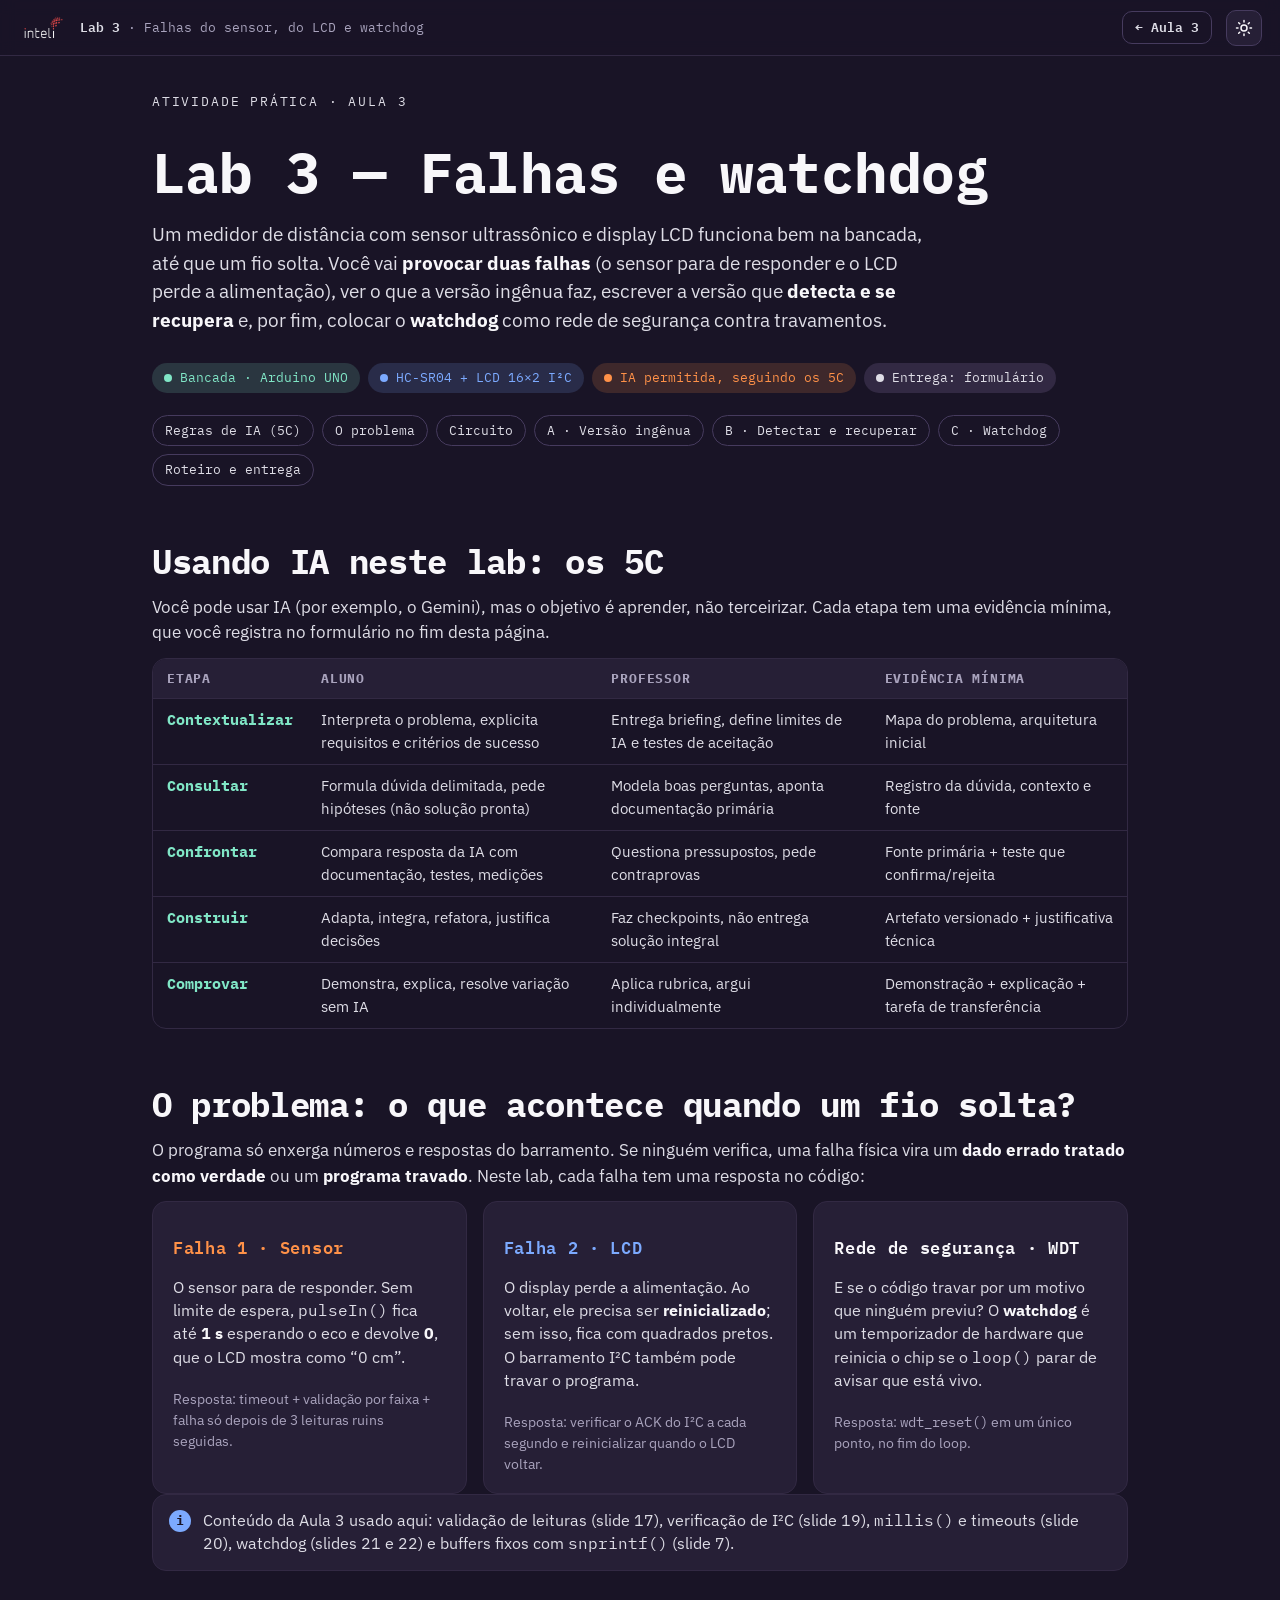
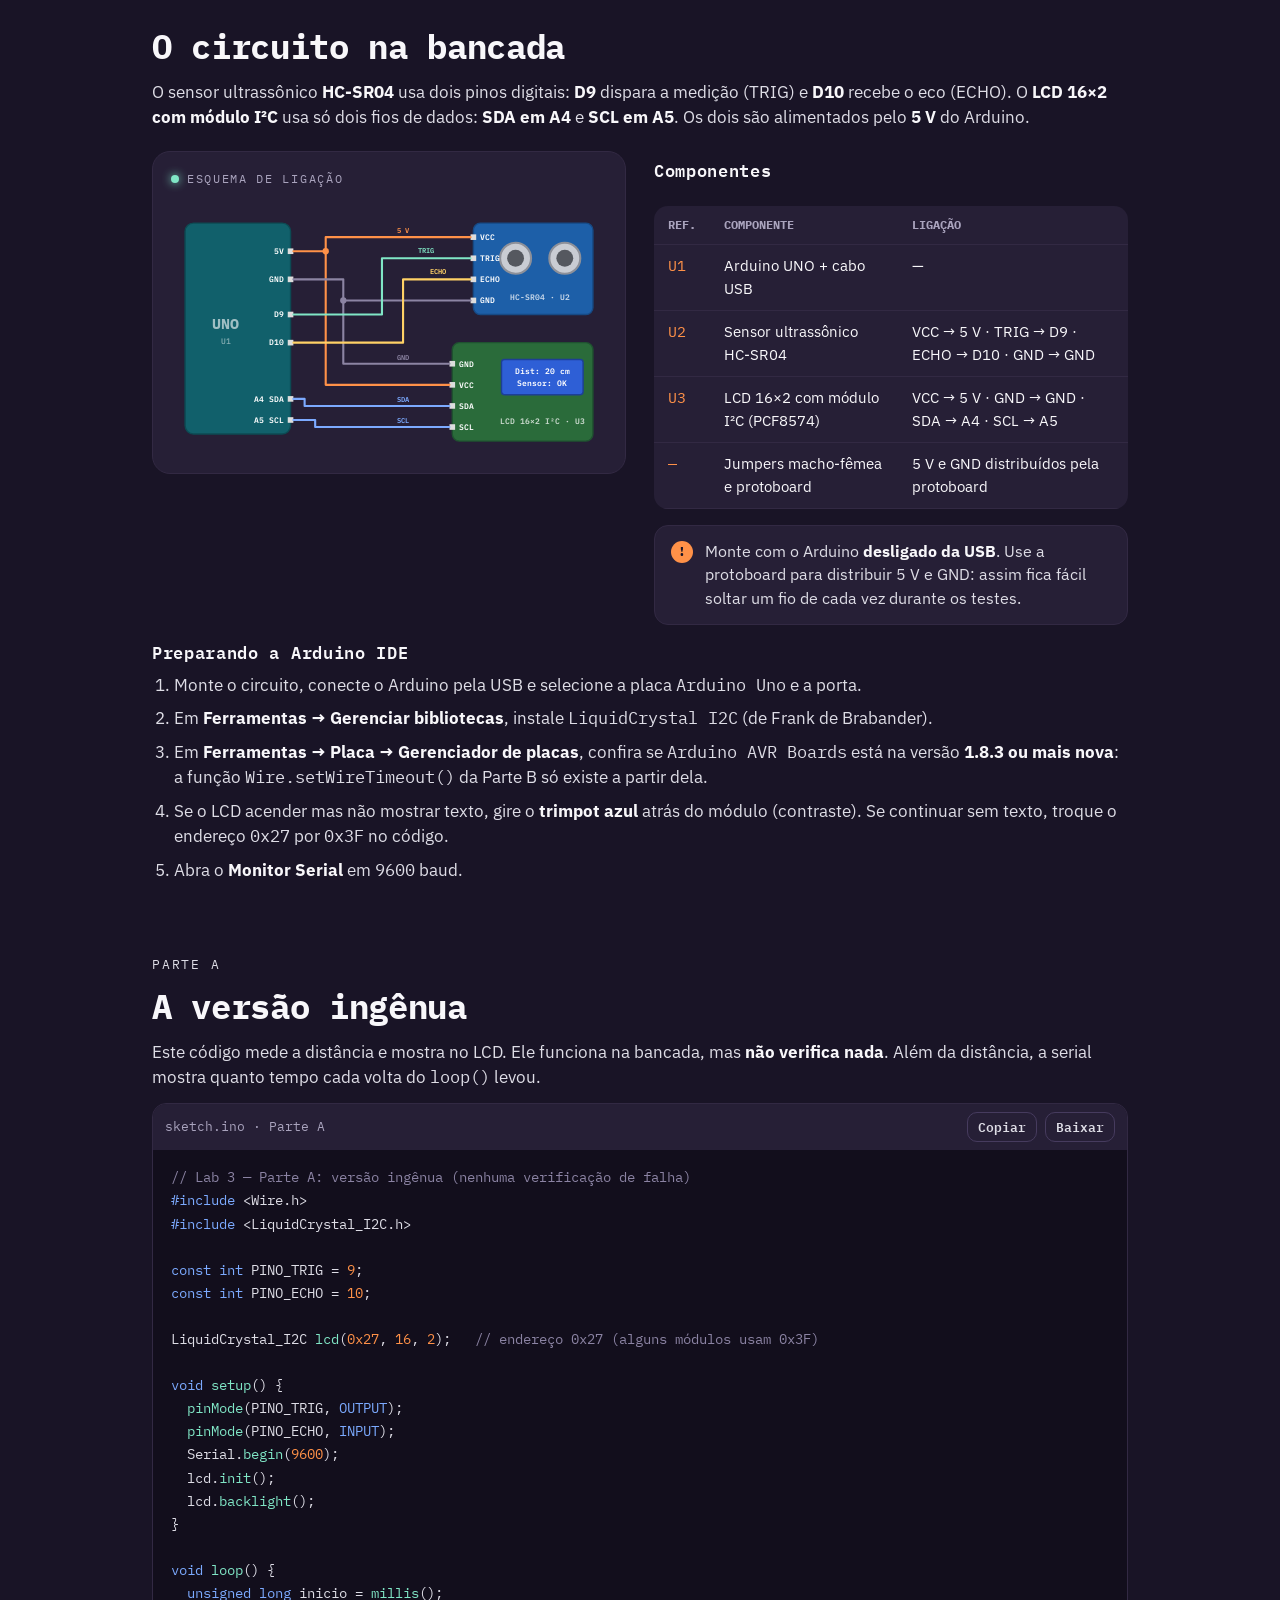
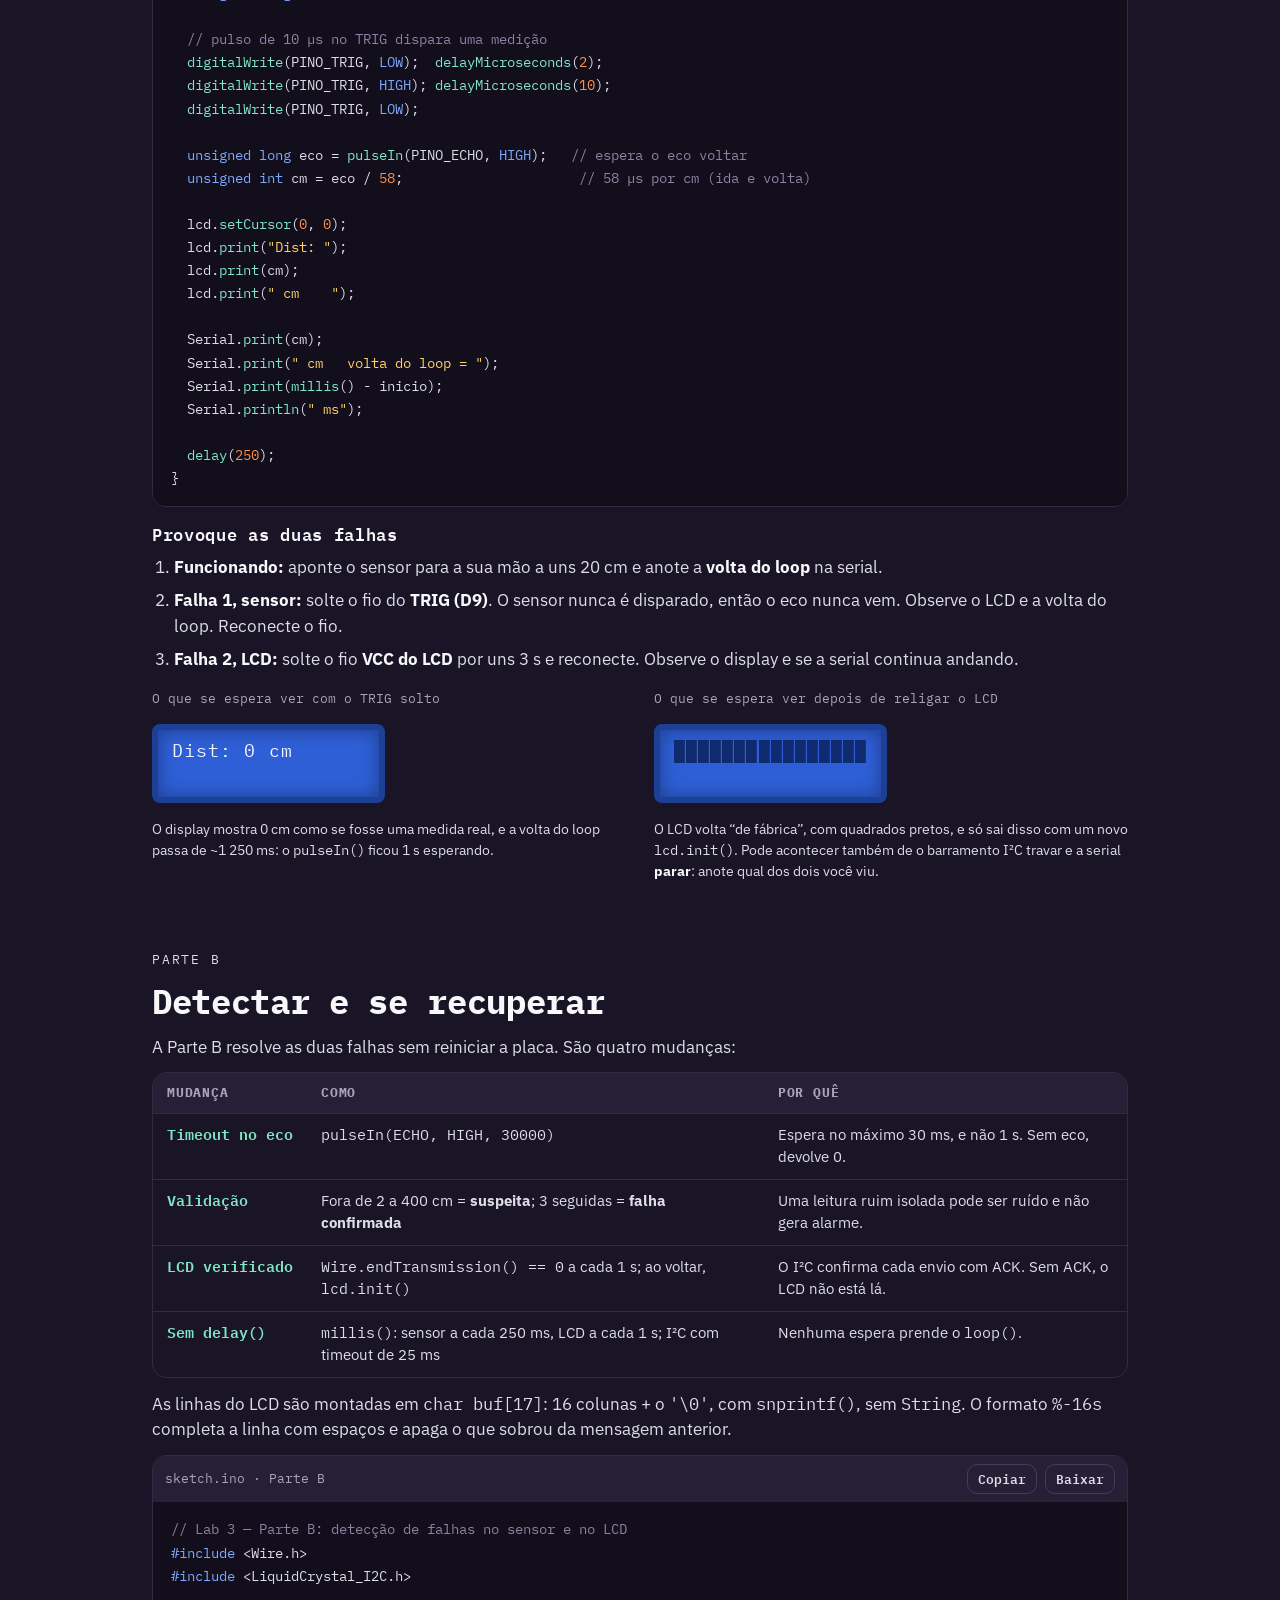
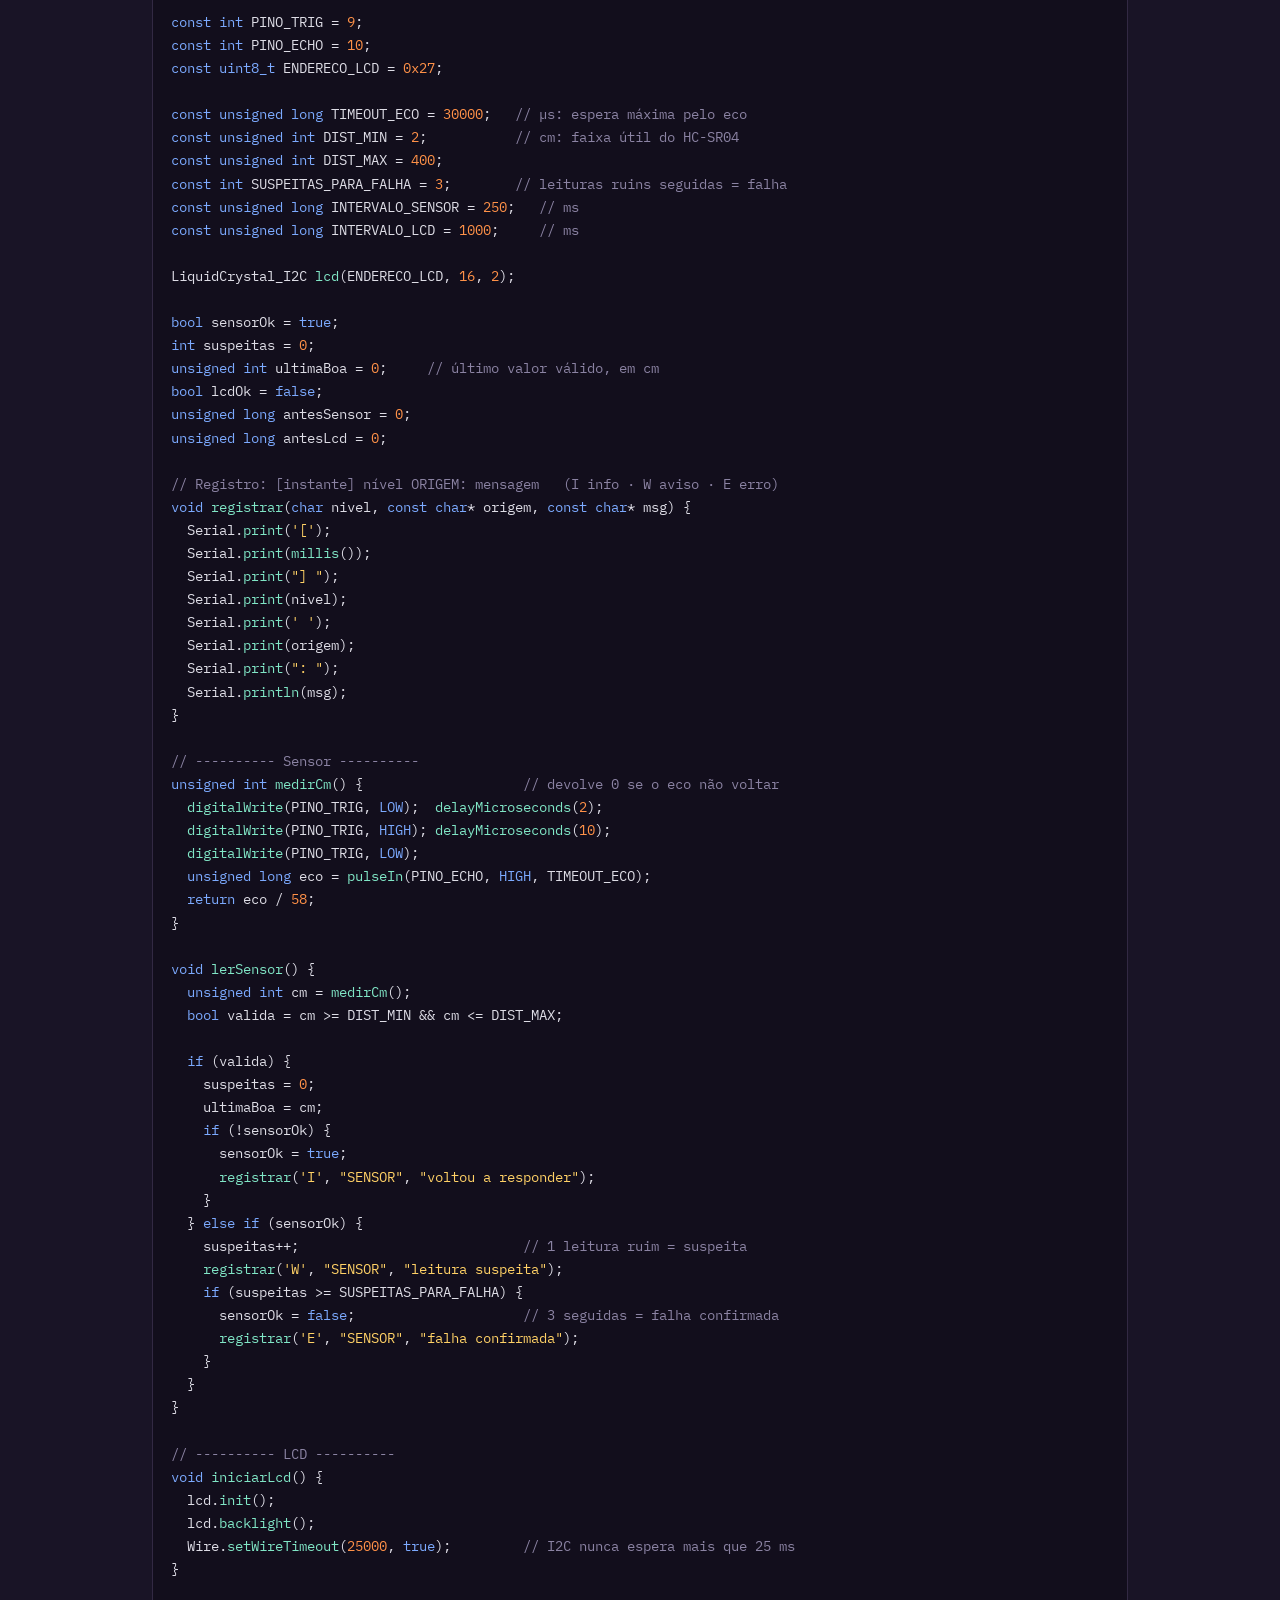
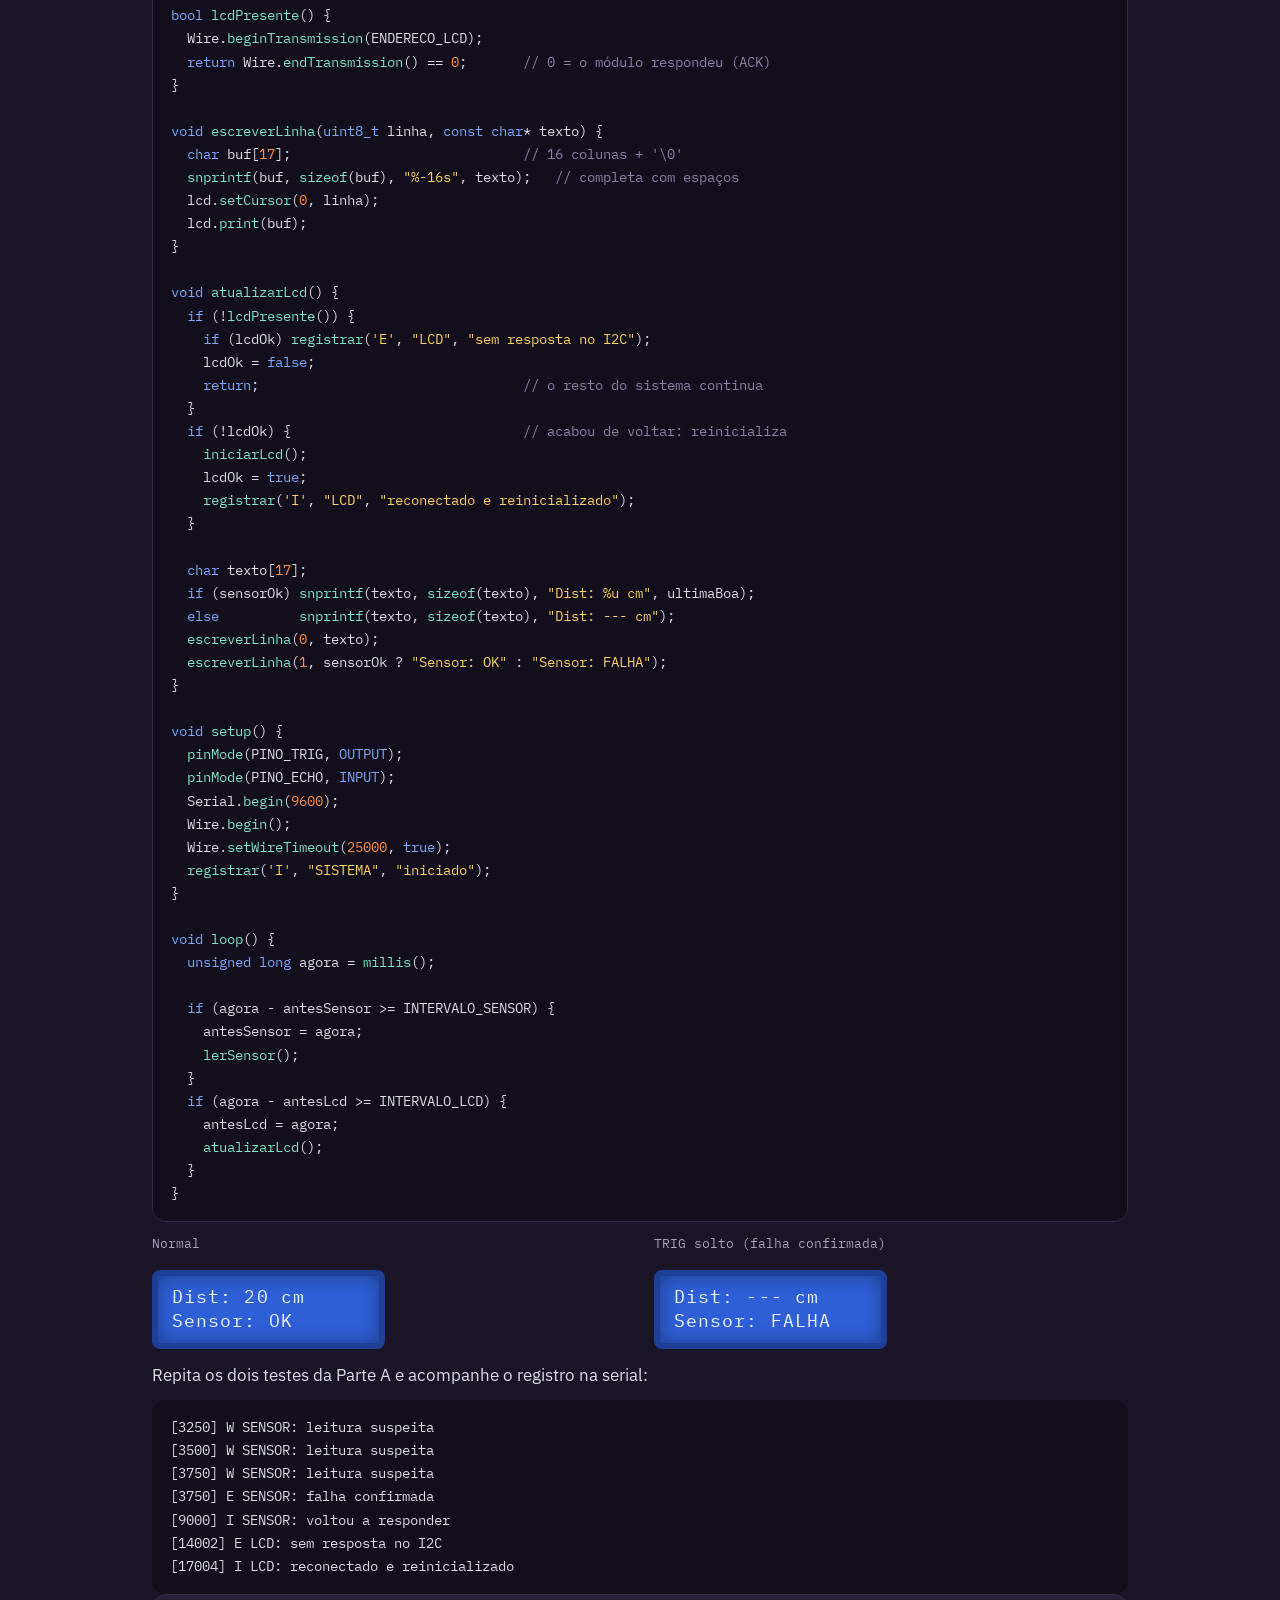
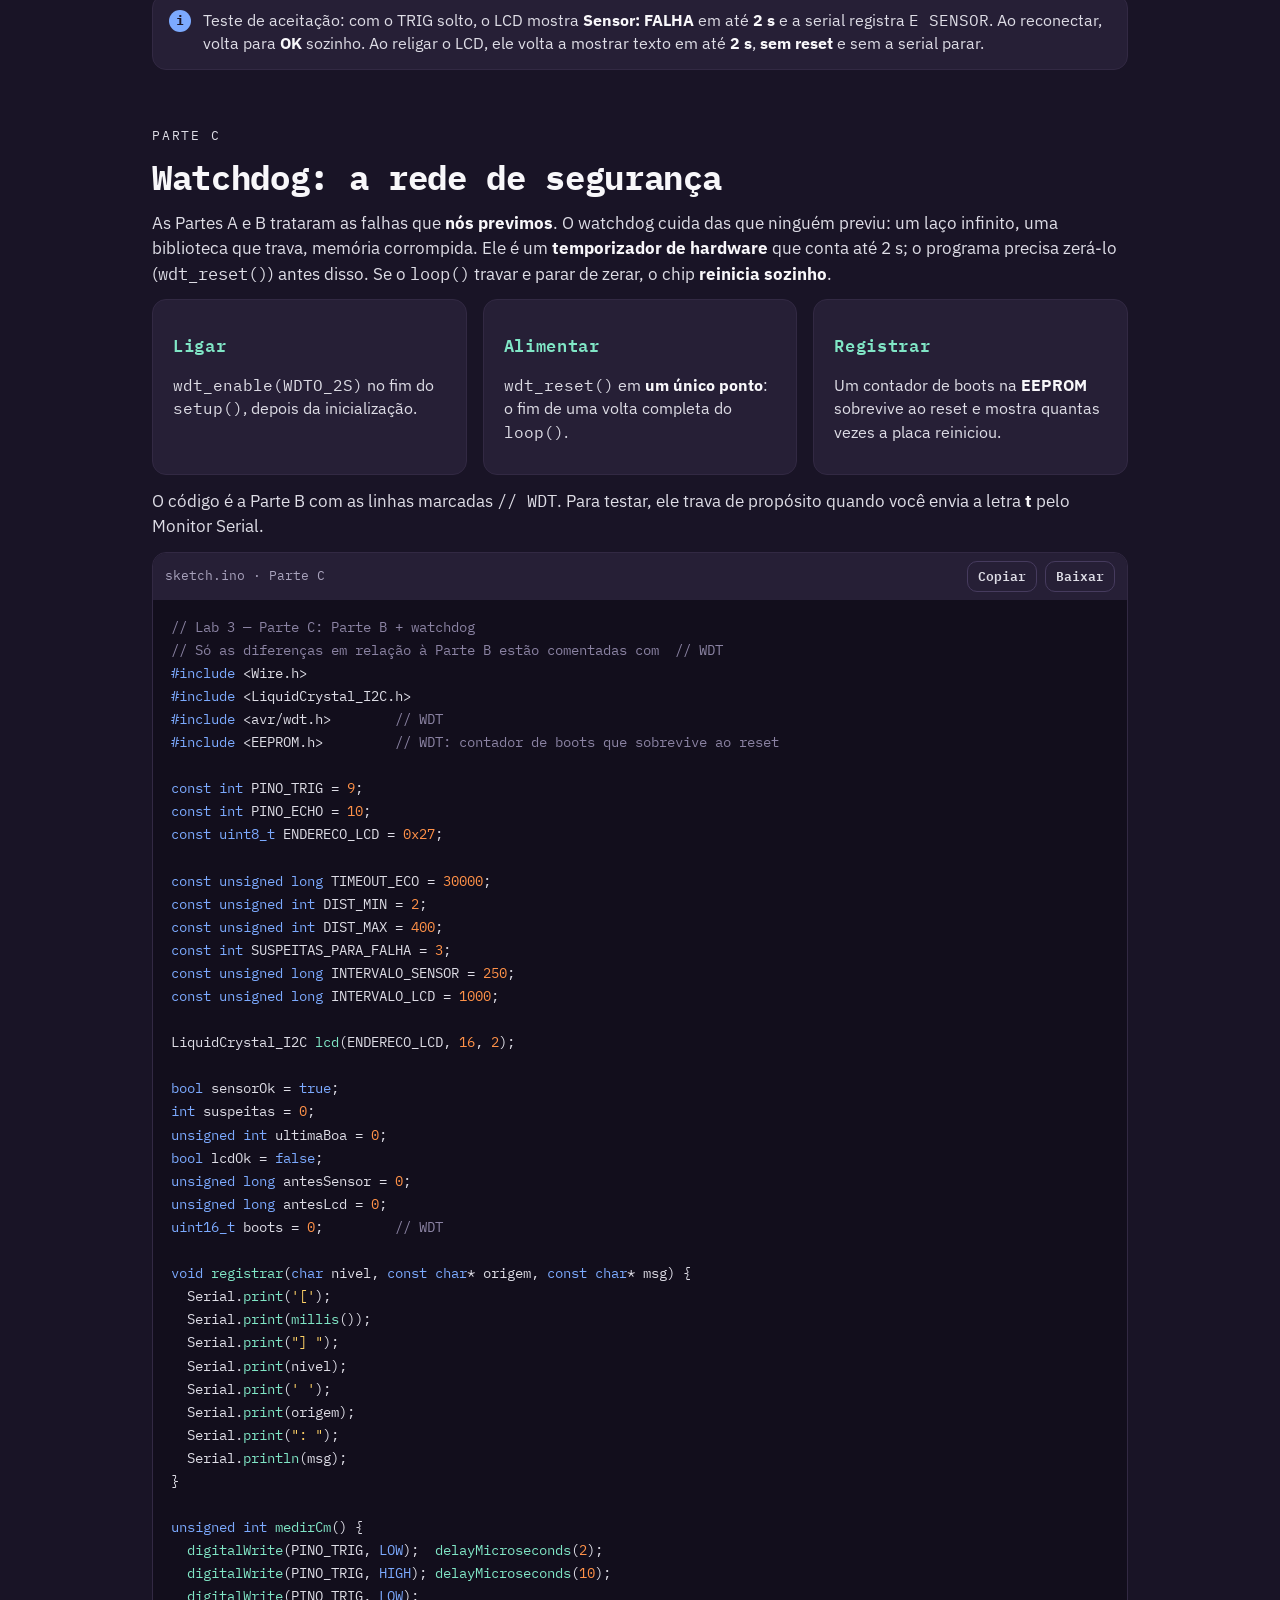
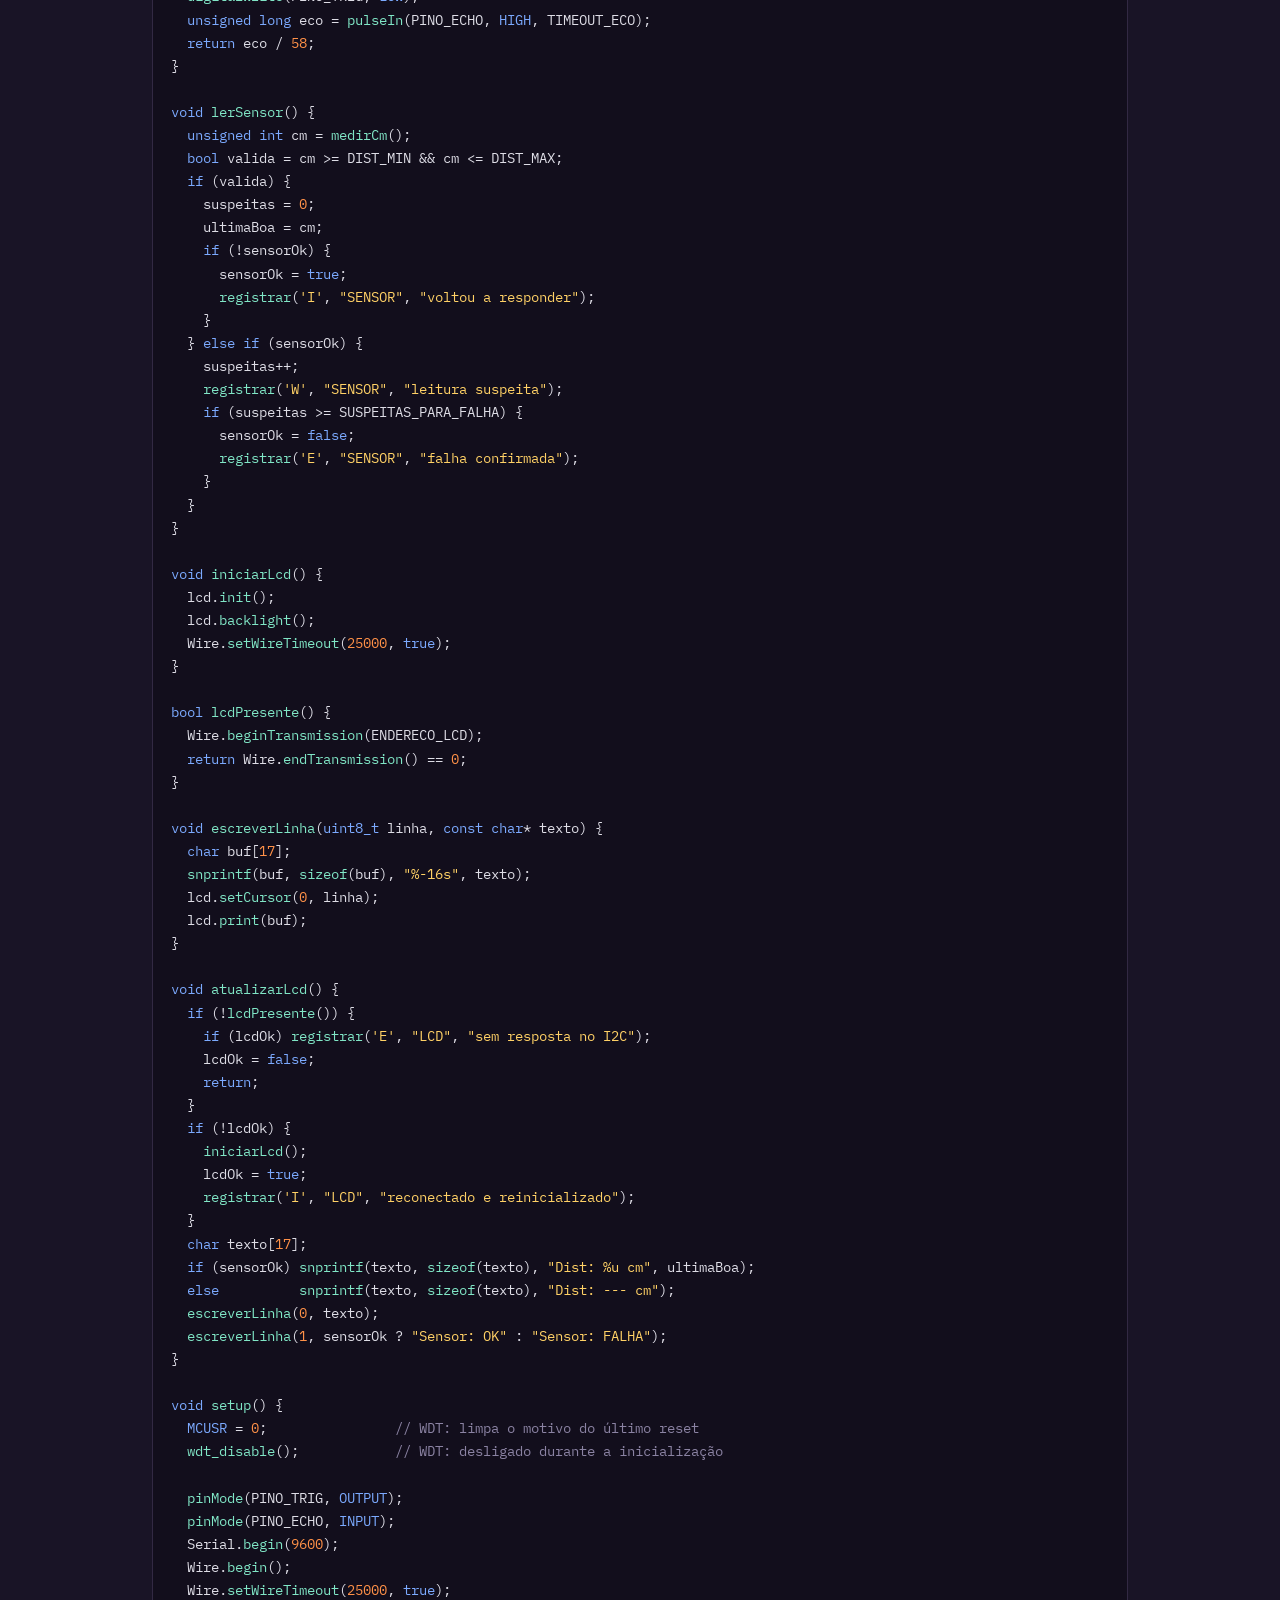
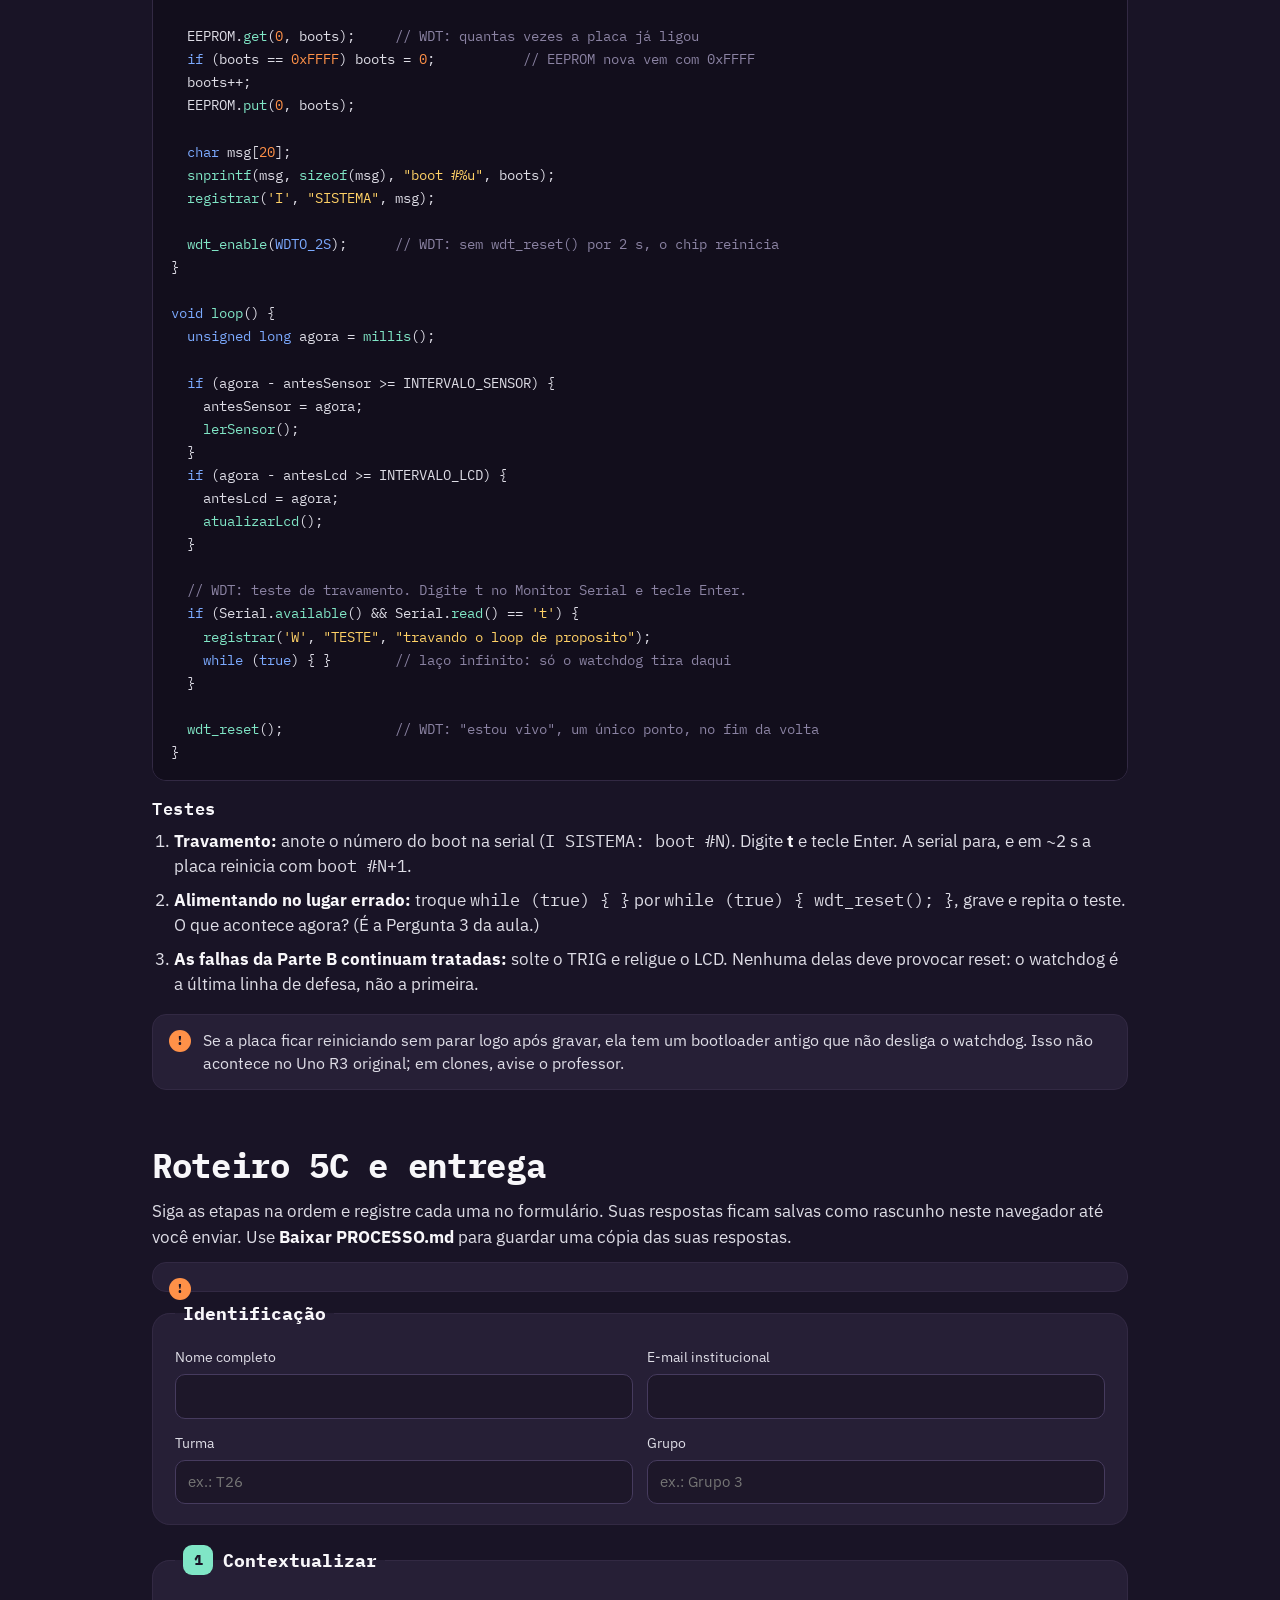
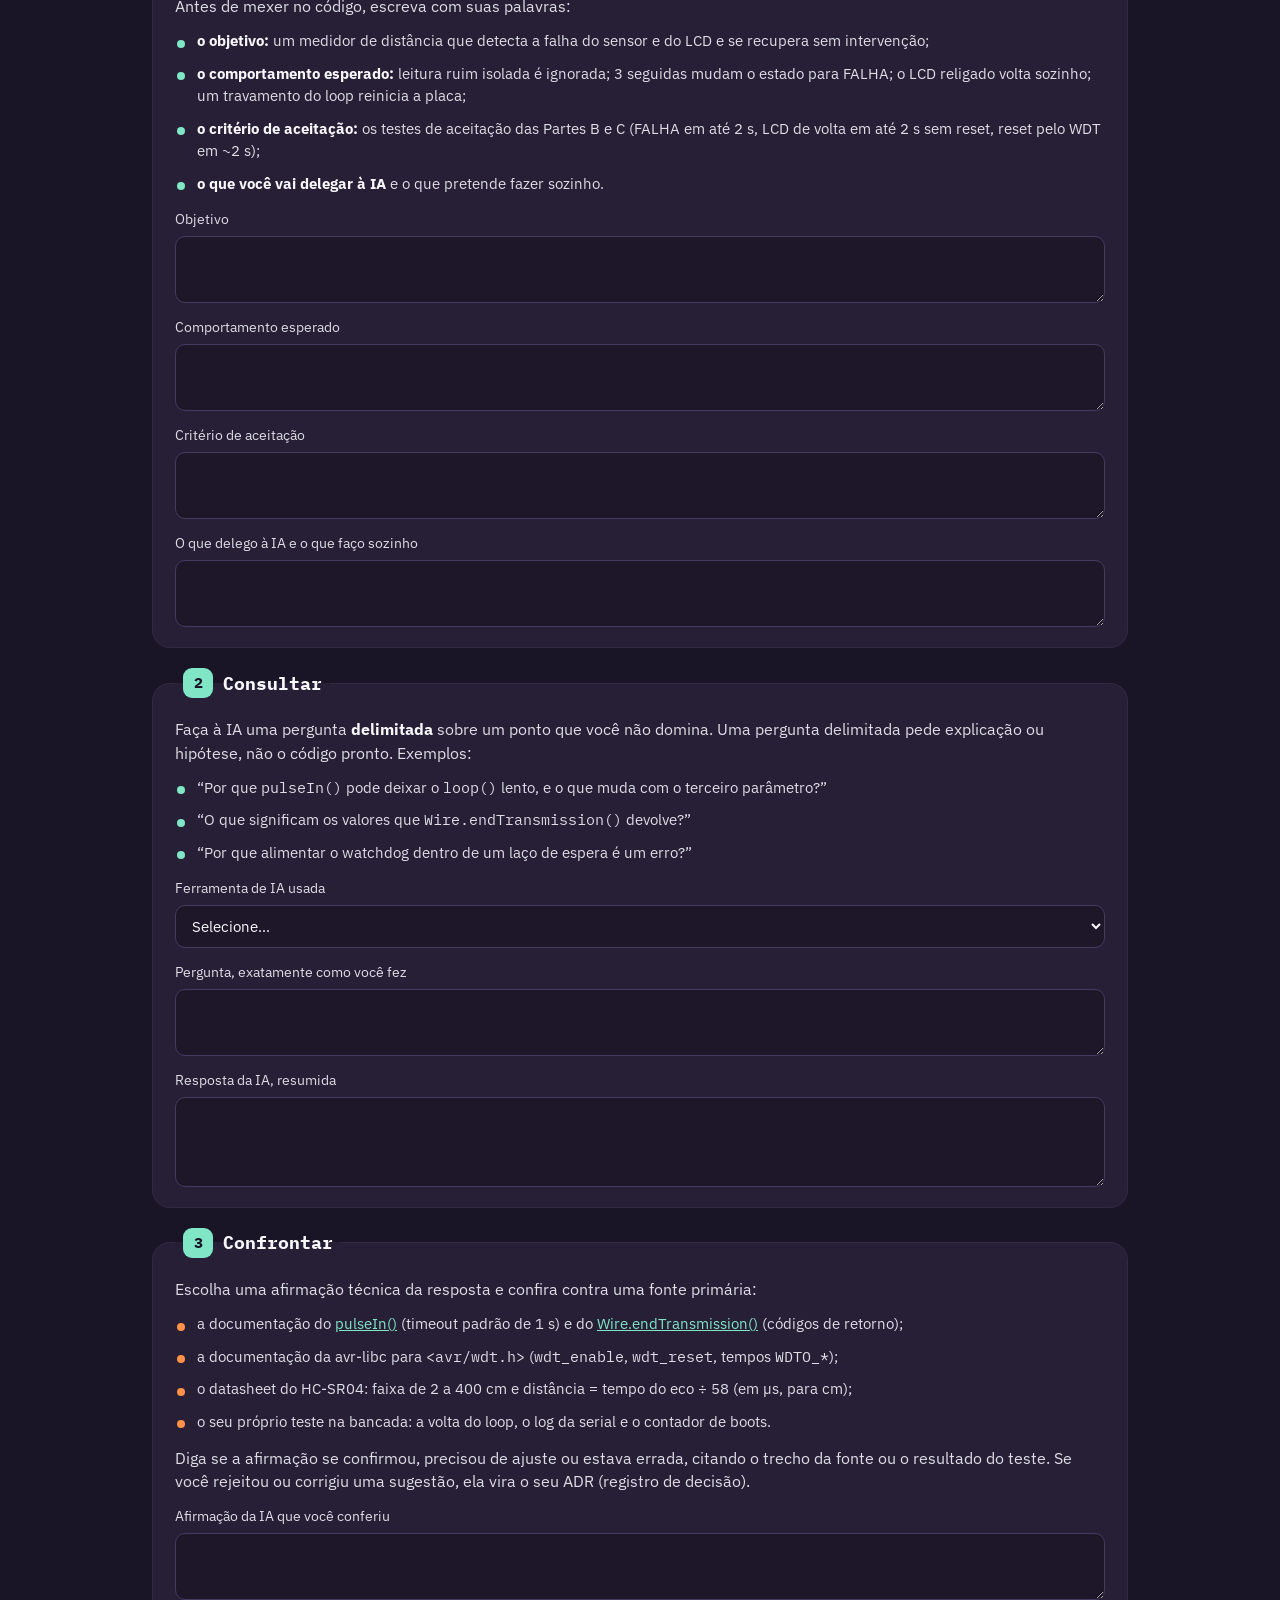
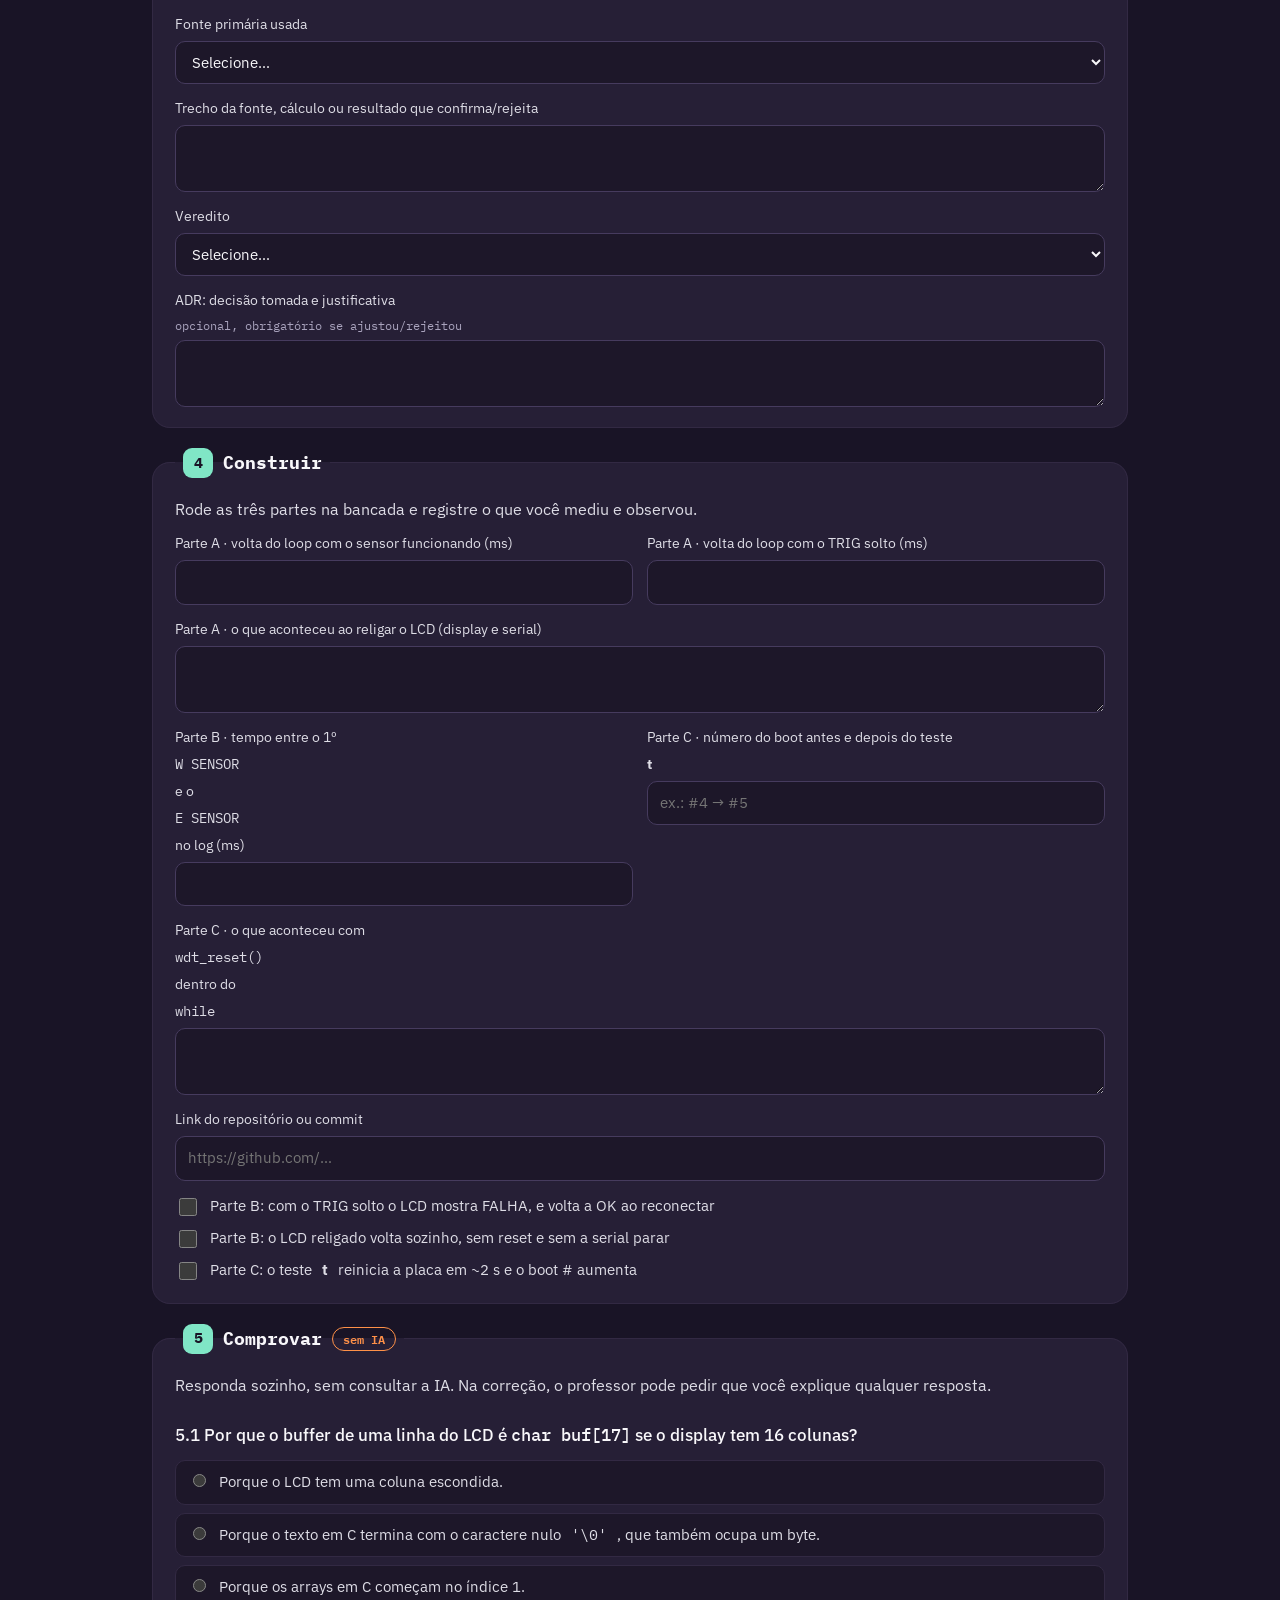
<file: labs/lab-3/index.html>
<!doctype html>
<html lang="pt-BR">
<head>
<meta charset="utf-8">
<meta name="viewport" content="width=device-width, initial-scale=1">
<title>Lab 3 · Falhas e Watchdog</title>
<meta name="description" content="Laboratório 3 — detecção de falha do sensor ultrassônico e do LCD I2C, recuperação sem reset e watchdog no Arduino Uno, com uso de IA guiado pelos 5C.">
<link rel="icon" href="logo.png">
<link rel="preconnect" href="https://fonts.googleapis.com">
<link rel="preconnect" href="https://fonts.gstatic.com" crossorigin>
<link href="https://fonts.googleapis.com/css2?family=IBM+Plex+Mono:wght@400;500;600;700&family=IBM+Plex+Sans:wght@400;500;600&display=swap" rel="stylesheet">
<link rel="stylesheet" href="theme.css">
<link rel="stylesheet" href="lab.css">
<script src="theme.js"></script>
</head>
<body class="lab">

<header class="topbar">
  <img class="logo" src="logo.png" alt="Inteli">
  <div class="deck-title"><b>Lab 3</b> · Falhas do sensor, do LCD e watchdog</div>
  <span class="spacer"></span>
  <a class="btn ghost" href="../../aulas/aula-3/index.html">← Aula 3</a>
  <button class="icon-btn theme-btn" id="btnTheme" title="Tema claro/escuro" aria-label="Alternar tema claro/escuro"><svg class="i-sun" viewBox="0 0 24 24"><circle cx="12" cy="12" r="4"/><path d="M12 2v2M12 20v2M4.9 4.9l1.4 1.4M17.7 17.7l1.4 1.4M2 12h2M20 12h2M4.9 19.1l1.4-1.4M17.7 6.3l1.4-1.4"/></svg><svg class="i-moon" viewBox="0 0 24 24"><path d="M21 12.8A9 9 0 1 1 11.2 3a7 7 0 0 0 9.8 9.8z"/></svg></button>
</header>

<main class="doc">

  <!-- ============ CAPA ============ -->
  <section class="hero">
    <p class="kicker">Atividade prática · Aula 3</p>
    <h1>Lab 3 — Falhas e watchdog</h1>
    <p class="lead">Um medidor de distância com sensor ultrassônico e display LCD funciona bem na bancada, até que um fio solta. Você vai <b>provocar duas falhas</b> (o sensor para de responder e o LCD perde a alimentação), ver o que a versão ingênua faz, escrever a versão que <b>detecta e se recupera</b> e, por fim, colocar o <b>watchdog</b> como rede de segurança contra travamentos.</p>
    <div class="meta">
      <span class="pill on">Bancada · Arduino UNO</span>
      <span class="pill info">HC-SR04 + LCD 16×2 I²C</span>
      <span class="pill warn">IA permitida, seguindo os 5C</span>
      <span class="pill">Entrega: formulário</span>
    </div>
    <nav class="toc" aria-label="Sumário">
      <a href="#ia">Regras de IA (5C)</a>
      <a href="#problema">O problema</a>
      <a href="#circuito">Circuito</a>
      <a href="#parteA">A · Versão ingênua</a>
      <a href="#parteB">B · Detectar e recuperar</a>
      <a href="#parteC">C · Watchdog</a>
      <a href="#roteiro">Roteiro e entrega</a>
    </nav>
  </section>

  <!-- ============ 5C ============ -->
  <section id="ia" class="block">
    <h2>Usando IA neste lab: os 5C</h2>
    <p class="muted">Você pode usar IA (por exemplo, o Gemini), mas o objetivo é aprender, não terceirizar. Cada etapa tem uma evidência mínima, que você registra no formulário no fim desta página.</p>
    <div class="table-wrap">
      <table class="c5">
        <thead><tr><th>Etapa</th><th>Aluno</th><th>Professor</th><th>Evidência mínima</th></tr></thead>
        <tbody>
          <tr><th>Contextualizar</th><td>Interpreta o problema, explicita requisitos e critérios de sucesso</td><td>Entrega briefing, define limites de IA e testes de aceitação</td><td>Mapa do problema, arquitetura inicial</td></tr>
          <tr><th>Consultar</th><td>Formula dúvida delimitada, pede hipóteses (não solução pronta)</td><td>Modela boas perguntas, aponta documentação primária</td><td>Registro da dúvida, contexto e fonte</td></tr>
          <tr><th>Confrontar</th><td>Compara resposta da IA com documentação, testes, medições</td><td>Questiona pressupostos, pede contraprovas</td><td>Fonte primária + teste que confirma/rejeita</td></tr>
          <tr><th>Construir</th><td>Adapta, integra, refatora, justifica decisões</td><td>Faz checkpoints, não entrega solução integral</td><td>Artefato versionado + justificativa técnica</td></tr>
          <tr><th>Comprovar</th><td>Demonstra, explica, resolve variação sem IA</td><td>Aplica rubrica, argui individualmente</td><td>Demonstração + explicação + tarefa de transferência</td></tr>
        </tbody>
      </table>
    </div>
  </section>

  <!-- ============ PROBLEMA ============ -->
  <section id="problema" class="block">
    <h2>O problema: o que acontece quando um fio solta?</h2>
    <p>O programa só enxerga números e respostas do barramento. Se ninguém verifica, uma falha física vira um <b>dado errado tratado como verdade</b> ou um <b>programa travado</b>. Neste lab, cada falha tem uma resposta no código:</p>
    <div class="cards" style="grid-template-columns:repeat(3,minmax(0,1fr))">
      <div class="card orange"><h3>Falha 1 · Sensor</h3><p>O sensor para de responder. Sem limite de espera, <span class="mono">pulseIn()</span> fica até <b>1 s</b> esperando o eco e devolve <b>0</b>, que o LCD mostra como “0 cm”.</p><p class="muted">Resposta: timeout + validação por faixa + falha só depois de 3 leituras ruins seguidas.</p></div>
      <div class="card blue"><h3>Falha 2 · LCD</h3><p>O display perde a alimentação. Ao voltar, ele precisa ser <b>reinicializado</b>; sem isso, fica com quadrados pretos. O barramento I²C também pode travar o programa.</p><p class="muted">Resposta: verificar o ACK do I²C a cada segundo e reinicializar quando o LCD voltar.</p></div>
      <div class="card red"><h3>Rede de segurança · WDT</h3><p>E se o código travar por um motivo que ninguém previu? O <b>watchdog</b> é um temporizador de hardware que reinicia o chip se o <span class="mono">loop()</span> parar de avisar que está vivo.</p><p class="muted">Resposta: <span class="mono">wdt_reset()</span> em um único ponto, no fim do loop.</p></div>
    </div>
    <div class="note">Conteúdo da Aula 3 usado aqui: validação de leituras (slide 17), verificação de I²C (slide 19), <span class="mono">millis()</span> e timeouts (slide 20), watchdog (slides 21 e 22) e buffers fixos com <span class="mono">snprintf()</span> (slide 7).</div>
  </section>

  <!-- ============ CIRCUITO ============ -->
  <section id="circuito" class="block">
    <h2>O circuito na bancada</h2>
    <p>O sensor ultrassônico <b>HC-SR04</b> usa dois pinos digitais: <b>D9</b> dispara a medição (TRIG) e <b>D10</b> recebe o eco (ECHO). O <b>LCD 16×2 com módulo I²C</b> usa só dois fios de dados: <b>SDA em A4</b> e <b>SCL em A5</b>. Os dois são alimentados pelo <b>5 V</b> do Arduino.</p>
    <div class="grid-2 even">
      <div class="sim">
        <div class="sim-head"><span class="sim-title">Esquema de ligação</span></div>
        <svg id="schematic" class="stage" viewBox="0 0 620 360" role="img" aria-label="Arduino Uno ligado ao HC-SR04 (VCC 5 V, TRIG D9, ECHO D10, GND) e ao LCD I2C (VCC 5 V, GND, SDA A4, SCL A5)"></svg>
      </div>
      <div class="stack">
        <h3>Componentes</h3>
        <table class="parts">
          <tr><th>Ref.</th><th>Componente</th><th>Ligação</th></tr>
          <tr><td>U1</td><td>Arduino UNO + cabo USB</td><td>—</td></tr>
          <tr><td>U2</td><td>Sensor ultrassônico HC-SR04</td><td>VCC → 5 V · TRIG → D9 · ECHO → D10 · GND → GND</td></tr>
          <tr><td>U3</td><td>LCD 16×2 com módulo I²C (PCF8574)</td><td>VCC → 5 V · GND → GND · SDA → A4 · SCL → A5</td></tr>
          <tr><td>—</td><td>Jumpers macho-fêmea e protoboard</td><td>5 V e GND distribuídos pela protoboard</td></tr>
        </table>
        <div class="note warn">Monte com o Arduino <b>desligado da USB</b>. Use a protoboard para distribuir 5 V e GND: assim fica fácil soltar um fio de cada vez durante os testes.</div>
      </div>
    </div>

    <h3>Preparando a Arduino IDE</h3>
    <ol class="steps">
      <li>Monte o circuito, conecte o Arduino pela USB e selecione a placa <span class="mono">Arduino Uno</span> e a porta.</li>
      <li>Em <b>Ferramentas → Gerenciar bibliotecas</b>, instale <span class="mono">LiquidCrystal I2C</span> (de Frank de Brabander).</li>
      <li>Em <b>Ferramentas → Placa → Gerenciador de placas</b>, confira se <span class="mono">Arduino AVR Boards</span> está na versão <b>1.8.3 ou mais nova</b>: a função <span class="mono">Wire.setWireTimeout()</span> da Parte B só existe a partir dela.</li>
      <li>Se o LCD acender mas não mostrar texto, gire o <b>trimpot azul</b> atrás do módulo (contraste). Se continuar sem texto, troque o endereço <span class="mono">0x27</span> por <span class="mono">0x3F</span> no código.</li>
      <li>Abra o <b>Monitor Serial</b> em <span class="mono">9600</span> baud.</li>
    </ol>
  </section>

  <!-- ============ PARTE A ============ -->
  <section id="parteA" class="block">
    <p class="kicker">Parte A</p>
    <h2>A versão ingênua</h2>
    <p>Este código mede a distância e mostra no LCD. Ele funciona na bancada, mas <b>não verifica nada</b>. Além da distância, a serial mostra quanto tempo cada volta do <span class="mono">loop()</span> levou.</p>
    <div class="code-box">
      <div class="code-head"><span class="mono">sketch.ino · Parte A</span><div class="btn-row"><button type="button" class="btn ghost" data-copy="codeA">Copiar</button><button type="button" class="btn ghost" data-download="codeA" data-name="sketch.ino">Baixar</button></div></div>
<pre class="code-pre" id="codeA">// Lab 3 — Parte A: versão ingênua (nenhuma verificação de falha)
#include &lt;Wire.h&gt;
#include &lt;LiquidCrystal_I2C.h&gt;

const int PINO_TRIG = 9;
const int PINO_ECHO = 10;

LiquidCrystal_I2C lcd(0x27, 16, 2);   // endereço 0x27 (alguns módulos usam 0x3F)

void setup() {
  pinMode(PINO_TRIG, OUTPUT);
  pinMode(PINO_ECHO, INPUT);
  Serial.begin(9600);
  lcd.init();
  lcd.backlight();
}

void loop() {
  unsigned long inicio = millis();

  // pulso de 10 µs no TRIG dispara uma medição
  digitalWrite(PINO_TRIG, LOW);  delayMicroseconds(2);
  digitalWrite(PINO_TRIG, HIGH); delayMicroseconds(10);
  digitalWrite(PINO_TRIG, LOW);

  unsigned long eco = pulseIn(PINO_ECHO, HIGH);   // espera o eco voltar
  unsigned int cm = eco / 58;                      // 58 µs por cm (ida e volta)

  lcd.setCursor(0, 0);
  lcd.print("Dist: ");
  lcd.print(cm);
  lcd.print(" cm    ");

  Serial.print(cm);
  Serial.print(" cm   volta do loop = ");
  Serial.print(millis() - inicio);
  Serial.println(" ms");

  delay(250);
}</pre>
    </div>

    <h3>Provoque as duas falhas</h3>
    <ol class="steps">
      <li><b>Funcionando:</b> aponte o sensor para a sua mão a uns 20 cm e anote a <b>volta do loop</b> na serial.</li>
      <li><b>Falha 1, sensor:</b> solte o fio do <b>TRIG (D9)</b>. O sensor nunca é disparado, então o eco nunca vem. Observe o LCD e a volta do loop. Reconecte o fio.</li>
      <li><b>Falha 2, LCD:</b> solte o fio <b>VCC do LCD</b> por uns 3 s e reconecte. Observe o display e se a serial continua andando.</li>
    </ol>
    <div class="grid-2 even">
      <div class="stack">
        <span class="muted mono" style="font-size:13px">O que se espera ver com o TRIG solto</span>
        <div class="lcd"><span>Dist: 0 cm      </span><span>                </span></div>
        <p class="muted" style="font-size:14px">O display mostra 0 cm como se fosse uma medida real, e a volta do loop passa de ~1 250 ms: o <span class="mono">pulseIn()</span> ficou 1 s esperando.</p>
      </div>
      <div class="stack">
        <span class="muted mono" style="font-size:13px">O que se espera ver depois de religar o LCD</span>
        <div class="lcd"><span class="blk">████████████████</span><span>                </span></div>
        <p class="muted" style="font-size:14px">O LCD volta “de fábrica”, com quadrados pretos, e só sai disso com um novo <span class="mono">lcd.init()</span>. Pode acontecer também de o barramento I²C travar e a serial <b>parar</b>: anote qual dos dois você viu.</p>
      </div>
    </div>
  </section>

  <!-- ============ PARTE B ============ -->
  <section id="parteB" class="block">
    <p class="kicker">Parte B</p>
    <h2>Detectar e se recuperar</h2>
    <p>A Parte B resolve as duas falhas sem reiniciar a placa. São quatro mudanças:</p>
    <div class="table-wrap">
      <table class="cmp">
        <thead><tr><th>Mudança</th><th>Como</th><th>Por quê</th></tr></thead>
        <tbody>
          <tr><th>Timeout no eco</th><td><span class="mono">pulseIn(ECHO, HIGH, 30000)</span></td><td>Espera no máximo 30 ms, e não 1 s. Sem eco, devolve 0.</td></tr>
          <tr><th>Validação</th><td>Fora de 2 a 400 cm = <b>suspeita</b>; 3 seguidas = <b>falha confirmada</b></td><td>Uma leitura ruim isolada pode ser ruído e não gera alarme.</td></tr>
          <tr><th>LCD verificado</th><td><span class="mono">Wire.endTransmission() == 0</span> a cada 1 s; ao voltar, <span class="mono">lcd.init()</span></td><td>O I²C confirma cada envio com ACK. Sem ACK, o LCD não está lá.</td></tr>
          <tr><th>Sem <span class="mono">delay()</span></th><td><span class="mono">millis()</span>: sensor a cada 250 ms, LCD a cada 1 s; I²C com timeout de 25 ms</td><td>Nenhuma espera prende o <span class="mono">loop()</span>.</td></tr>
        </tbody>
      </table>
    </div>
    <p style="margin-top:14px">As linhas do LCD são montadas em <span class="mono">char buf[17]</span>: 16 colunas + o <span class="mono">'\0'</span>, com <span class="mono">snprintf()</span>, sem <span class="mono">String</span>. O formato <span class="mono">%-16s</span> completa a linha com espaços e apaga o que sobrou da mensagem anterior.</p>
    <div class="code-box">
      <div class="code-head"><span class="mono">sketch.ino · Parte B</span><div class="btn-row"><button type="button" class="btn ghost" data-copy="codeB">Copiar</button><button type="button" class="btn ghost" data-download="codeB" data-name="sketch.ino">Baixar</button></div></div>
<pre class="code-pre" id="codeB">// Lab 3 — Parte B: detecção de falhas no sensor e no LCD
#include &lt;Wire.h&gt;
#include &lt;LiquidCrystal_I2C.h&gt;

const int PINO_TRIG = 9;
const int PINO_ECHO = 10;
const uint8_t ENDERECO_LCD = 0x27;

const unsigned long TIMEOUT_ECO = 30000;   // µs: espera máxima pelo eco
const unsigned int DIST_MIN = 2;           // cm: faixa útil do HC-SR04
const unsigned int DIST_MAX = 400;
const int SUSPEITAS_PARA_FALHA = 3;        // leituras ruins seguidas = falha
const unsigned long INTERVALO_SENSOR = 250;   // ms
const unsigned long INTERVALO_LCD = 1000;     // ms

LiquidCrystal_I2C lcd(ENDERECO_LCD, 16, 2);

bool sensorOk = true;
int suspeitas = 0;
unsigned int ultimaBoa = 0;     // último valor válido, em cm
bool lcdOk = false;
unsigned long antesSensor = 0;
unsigned long antesLcd = 0;

// Registro: [instante] nível ORIGEM: mensagem   (I info · W aviso · E erro)
void registrar(char nivel, const char* origem, const char* msg) {
  Serial.print('[');
  Serial.print(millis());
  Serial.print("] ");
  Serial.print(nivel);
  Serial.print(' ');
  Serial.print(origem);
  Serial.print(": ");
  Serial.println(msg);
}

// ---------- Sensor ----------
unsigned int medirCm() {                    // devolve 0 se o eco não voltar
  digitalWrite(PINO_TRIG, LOW);  delayMicroseconds(2);
  digitalWrite(PINO_TRIG, HIGH); delayMicroseconds(10);
  digitalWrite(PINO_TRIG, LOW);
  unsigned long eco = pulseIn(PINO_ECHO, HIGH, TIMEOUT_ECO);
  return eco / 58;
}

void lerSensor() {
  unsigned int cm = medirCm();
  bool valida = cm &gt;= DIST_MIN &amp;&amp; cm &lt;= DIST_MAX;

  if (valida) {
    suspeitas = 0;
    ultimaBoa = cm;
    if (!sensorOk) {
      sensorOk = true;
      registrar('I', "SENSOR", "voltou a responder");
    }
  } else if (sensorOk) {
    suspeitas++;                            // 1 leitura ruim = suspeita
    registrar('W', "SENSOR", "leitura suspeita");
    if (suspeitas &gt;= SUSPEITAS_PARA_FALHA) {
      sensorOk = false;                     // 3 seguidas = falha confirmada
      registrar('E', "SENSOR", "falha confirmada");
    }
  }
}

// ---------- LCD ----------
void iniciarLcd() {
  lcd.init();
  lcd.backlight();
  Wire.setWireTimeout(25000, true);         // I2C nunca espera mais que 25 ms
}

bool lcdPresente() {
  Wire.beginTransmission(ENDERECO_LCD);
  return Wire.endTransmission() == 0;       // 0 = o módulo respondeu (ACK)
}

void escreverLinha(uint8_t linha, const char* texto) {
  char buf[17];                             // 16 colunas + '\0'
  snprintf(buf, sizeof(buf), "%-16s", texto);   // completa com espaços
  lcd.setCursor(0, linha);
  lcd.print(buf);
}

void atualizarLcd() {
  if (!lcdPresente()) {
    if (lcdOk) registrar('E', "LCD", "sem resposta no I2C");
    lcdOk = false;
    return;                                 // o resto do sistema continua
  }
  if (!lcdOk) {                             // acabou de voltar: reinicializa
    iniciarLcd();
    lcdOk = true;
    registrar('I', "LCD", "reconectado e reinicializado");
  }

  char texto[17];
  if (sensorOk) snprintf(texto, sizeof(texto), "Dist: %u cm", ultimaBoa);
  else          snprintf(texto, sizeof(texto), "Dist: --- cm");
  escreverLinha(0, texto);
  escreverLinha(1, sensorOk ? "Sensor: OK" : "Sensor: FALHA");
}

void setup() {
  pinMode(PINO_TRIG, OUTPUT);
  pinMode(PINO_ECHO, INPUT);
  Serial.begin(9600);
  Wire.begin();
  Wire.setWireTimeout(25000, true);
  registrar('I', "SISTEMA", "iniciado");
}

void loop() {
  unsigned long agora = millis();

  if (agora - antesSensor &gt;= INTERVALO_SENSOR) {
    antesSensor = agora;
    lerSensor();
  }
  if (agora - antesLcd &gt;= INTERVALO_LCD) {
    antesLcd = agora;
    atualizarLcd();
  }
}</pre>
    </div>
    <div class="grid-2 even">
      <div class="stack">
        <span class="muted mono" style="font-size:13px">Normal</span>
        <div class="lcd"><span>Dist: 20 cm     </span><span>Sensor: OK      </span></div>
      </div>
      <div class="stack">
        <span class="muted mono" style="font-size:13px">TRIG solto (falha confirmada)</span>
        <div class="lcd"><span>Dist: --- cm    </span><span>Sensor: FALHA   </span></div>
      </div>
    </div>
    <p style="margin-top:14px">Repita os dois testes da Parte A e acompanhe o registro na serial:</p>
<pre class="code-pre" style="border-radius:var(--radius)">[3250] W SENSOR: leitura suspeita
[3500] W SENSOR: leitura suspeita
[3750] W SENSOR: leitura suspeita
[3750] E SENSOR: falha confirmada
[9000] I SENSOR: voltou a responder
[14002] E LCD: sem resposta no I2C
[17004] I LCD: reconectado e reinicializado</pre>
    <div class="note">Teste de aceitação: com o TRIG solto, o LCD mostra <b>Sensor: FALHA</b> em até <b>2 s</b> e a serial registra <span class="mono">E SENSOR</span>. Ao reconectar, volta para <b>OK</b> sozinho. Ao religar o LCD, ele volta a mostrar texto em até <b>2 s</b>, <b>sem reset</b> e sem a serial parar.</div>
  </section>

  <!-- ============ PARTE C ============ -->
  <section id="parteC" class="block">
    <p class="kicker">Parte C</p>
    <h2>Watchdog: a rede de segurança</h2>
    <p>As Partes A e B trataram as falhas que <b>nós previmos</b>. O watchdog cuida das que ninguém previu: um laço infinito, uma biblioteca que trava, memória corrompida. Ele é um <b>temporizador de hardware</b> que conta até 2 s; o programa precisa zerá-lo (<span class="mono">wdt_reset()</span>) antes disso. Se o <span class="mono">loop()</span> travar e parar de zerar, o chip <b>reinicia sozinho</b>.</p>
    <div class="cards" style="grid-template-columns:repeat(3,minmax(0,1fr))">
      <div class="card mint"><h3>Ligar</h3><p><span class="mono">wdt_enable(WDTO_2S)</span> no fim do <span class="mono">setup()</span>, depois da inicialização.</p></div>
      <div class="card mint"><h3>Alimentar</h3><p><span class="mono">wdt_reset()</span> em <b>um único ponto</b>: o fim de uma volta completa do <span class="mono">loop()</span>.</p></div>
      <div class="card mint"><h3>Registrar</h3><p>Um contador de boots na <b>EEPROM</b> sobrevive ao reset e mostra quantas vezes a placa reiniciou.</p></div>
    </div>
    <p style="margin-top:14px">O código é a Parte B com as linhas marcadas <span class="mono">// WDT</span>. Para testar, ele trava de propósito quando você envia a letra <b>t</b> pelo Monitor Serial.</p>
    <div class="code-box">
      <div class="code-head"><span class="mono">sketch.ino · Parte C</span><div class="btn-row"><button type="button" class="btn ghost" data-copy="codeC">Copiar</button><button type="button" class="btn ghost" data-download="codeC" data-name="sketch.ino">Baixar</button></div></div>
<pre class="code-pre" id="codeC">// Lab 3 — Parte C: Parte B + watchdog
// Só as diferenças em relação à Parte B estão comentadas com  // WDT
#include &lt;Wire.h&gt;
#include &lt;LiquidCrystal_I2C.h&gt;
#include &lt;avr/wdt.h&gt;        // WDT
#include &lt;EEPROM.h&gt;         // WDT: contador de boots que sobrevive ao reset

const int PINO_TRIG = 9;
const int PINO_ECHO = 10;
const uint8_t ENDERECO_LCD = 0x27;

const unsigned long TIMEOUT_ECO = 30000;
const unsigned int DIST_MIN = 2;
const unsigned int DIST_MAX = 400;
const int SUSPEITAS_PARA_FALHA = 3;
const unsigned long INTERVALO_SENSOR = 250;
const unsigned long INTERVALO_LCD = 1000;

LiquidCrystal_I2C lcd(ENDERECO_LCD, 16, 2);

bool sensorOk = true;
int suspeitas = 0;
unsigned int ultimaBoa = 0;
bool lcdOk = false;
unsigned long antesSensor = 0;
unsigned long antesLcd = 0;
uint16_t boots = 0;         // WDT

void registrar(char nivel, const char* origem, const char* msg) {
  Serial.print('[');
  Serial.print(millis());
  Serial.print("] ");
  Serial.print(nivel);
  Serial.print(' ');
  Serial.print(origem);
  Serial.print(": ");
  Serial.println(msg);
}

unsigned int medirCm() {
  digitalWrite(PINO_TRIG, LOW);  delayMicroseconds(2);
  digitalWrite(PINO_TRIG, HIGH); delayMicroseconds(10);
  digitalWrite(PINO_TRIG, LOW);
  unsigned long eco = pulseIn(PINO_ECHO, HIGH, TIMEOUT_ECO);
  return eco / 58;
}

void lerSensor() {
  unsigned int cm = medirCm();
  bool valida = cm &gt;= DIST_MIN &amp;&amp; cm &lt;= DIST_MAX;
  if (valida) {
    suspeitas = 0;
    ultimaBoa = cm;
    if (!sensorOk) {
      sensorOk = true;
      registrar('I', "SENSOR", "voltou a responder");
    }
  } else if (sensorOk) {
    suspeitas++;
    registrar('W', "SENSOR", "leitura suspeita");
    if (suspeitas &gt;= SUSPEITAS_PARA_FALHA) {
      sensorOk = false;
      registrar('E', "SENSOR", "falha confirmada");
    }
  }
}

void iniciarLcd() {
  lcd.init();
  lcd.backlight();
  Wire.setWireTimeout(25000, true);
}

bool lcdPresente() {
  Wire.beginTransmission(ENDERECO_LCD);
  return Wire.endTransmission() == 0;
}

void escreverLinha(uint8_t linha, const char* texto) {
  char buf[17];
  snprintf(buf, sizeof(buf), "%-16s", texto);
  lcd.setCursor(0, linha);
  lcd.print(buf);
}

void atualizarLcd() {
  if (!lcdPresente()) {
    if (lcdOk) registrar('E', "LCD", "sem resposta no I2C");
    lcdOk = false;
    return;
  }
  if (!lcdOk) {
    iniciarLcd();
    lcdOk = true;
    registrar('I', "LCD", "reconectado e reinicializado");
  }
  char texto[17];
  if (sensorOk) snprintf(texto, sizeof(texto), "Dist: %u cm", ultimaBoa);
  else          snprintf(texto, sizeof(texto), "Dist: --- cm");
  escreverLinha(0, texto);
  escreverLinha(1, sensorOk ? "Sensor: OK" : "Sensor: FALHA");
}

void setup() {
  MCUSR = 0;                // WDT: limpa o motivo do último reset
  wdt_disable();            // WDT: desligado durante a inicialização

  pinMode(PINO_TRIG, OUTPUT);
  pinMode(PINO_ECHO, INPUT);
  Serial.begin(9600);
  Wire.begin();
  Wire.setWireTimeout(25000, true);

  EEPROM.get(0, boots);     // WDT: quantas vezes a placa já ligou
  if (boots == 0xFFFF) boots = 0;           // EEPROM nova vem com 0xFFFF
  boots++;
  EEPROM.put(0, boots);

  char msg[20];
  snprintf(msg, sizeof(msg), "boot #%u", boots);
  registrar('I', "SISTEMA", msg);

  wdt_enable(WDTO_2S);      // WDT: sem wdt_reset() por 2 s, o chip reinicia
}

void loop() {
  unsigned long agora = millis();

  if (agora - antesSensor &gt;= INTERVALO_SENSOR) {
    antesSensor = agora;
    lerSensor();
  }
  if (agora - antesLcd &gt;= INTERVALO_LCD) {
    antesLcd = agora;
    atualizarLcd();
  }

  // WDT: teste de travamento. Digite t no Monitor Serial e tecle Enter.
  if (Serial.available() &amp;&amp; Serial.read() == 't') {
    registrar('W', "TESTE", "travando o loop de proposito");
    while (true) { }        // laço infinito: só o watchdog tira daqui
  }

  wdt_reset();              // WDT: "estou vivo", um único ponto, no fim da volta
}</pre>
    </div>
    <h3>Testes</h3>
    <ol class="steps">
      <li><b>Travamento:</b> anote o número do boot na serial (<span class="mono">I SISTEMA: boot #N</span>). Digite <b>t</b> e tecle Enter. A serial para, e em ~2 s a placa reinicia com <span class="mono">boot #N+1</span>.</li>
      <li><b>Alimentando no lugar errado:</b> troque <span class="mono">while (true) { }</span> por <span class="mono">while (true) { wdt_reset(); }</span>, grave e repita o teste. O que acontece agora? (É a Pergunta 3 da aula.)</li>
      <li><b>As falhas da Parte B continuam tratadas:</b> solte o TRIG e religue o LCD. Nenhuma delas deve provocar reset: o watchdog é a última linha de defesa, não a primeira.</li>
    </ol>
    <div class="note warn">Se a placa ficar reiniciando sem parar logo após gravar, ela tem um bootloader antigo que não desliga o watchdog. Isso não acontece no Uno R3 original; em clones, avise o professor.</div>
  </section>

  <!-- ============ ROTEIRO + FORMULÁRIO ============ -->
  <section id="roteiro" class="block">
    <h2>Roteiro 5C e entrega</h2>
    <p>Siga as etapas na ordem e registre cada uma no formulário. Suas respostas ficam salvas como rascunho neste navegador até você enviar. Use <b>Baixar PROCESSO.md</b> para guardar uma cópia das suas respostas.</p>

    <div class="note warn" id="formStatus" hidden></div>

    <form id="labForm" novalidate>
      <fieldset class="step">
        <legend>Identificação</legend>
        <div class="fields two">
          <label>Nome completo<input name="nome" required autocomplete="name"></label>
          <label>E-mail institucional<input name="email" type="email" required autocomplete="email"></label>
          <label>Turma<input name="turma" required placeholder="ex.: T26"></label>
          <label>Grupo<input name="grupo" required placeholder="ex.: Grupo 3"></label>
        </div>
      </fieldset>

      <fieldset class="step">
        <legend><span class="n">1</span> Contextualizar</legend>
        <p class="step-desc">Antes de mexer no código, escreva com suas palavras:</p>
        <ul class="bullets">
          <li><b>o objetivo:</b> um medidor de distância que detecta a falha do sensor e do LCD e se recupera sem intervenção;</li>
          <li><b>o comportamento esperado:</b> leitura ruim isolada é ignorada; 3 seguidas mudam o estado para FALHA; o LCD religado volta sozinho; um travamento do loop reinicia a placa;</li>
          <li><b>o critério de aceitação:</b> os testes de aceitação das Partes B e C (FALHA em até 2 s, LCD de volta em até 2 s sem reset, reset pelo WDT em ~2 s);</li>
          <li><b>o que você vai delegar à IA</b> e o que pretende fazer sozinho.</li>
        </ul>
        <div class="fields">
          <label>Objetivo<textarea name="ctx_objetivo" required rows="2"></textarea></label>
          <label>Comportamento esperado<textarea name="ctx_comportamento" required rows="2"></textarea></label>
          <label>Critério de aceitação<textarea name="ctx_criterio" required rows="2"></textarea></label>
          <label>O que delego à IA e o que faço sozinho<textarea name="ctx_delegacao" required rows="2"></textarea></label>
        </div>
      </fieldset>

      <fieldset class="step">
        <legend><span class="n">2</span> Consultar</legend>
        <p class="step-desc">Faça à IA uma pergunta <b>delimitada</b> sobre um ponto que você não domina. Uma pergunta delimitada pede explicação ou hipótese, não o código pronto. Exemplos:</p>
        <ul class="bullets">
          <li>“Por que <span class="mono">pulseIn()</span> pode deixar o <span class="mono">loop()</span> lento, e o que muda com o terceiro parâmetro?”</li>
          <li>“O que significam os valores que <span class="mono">Wire.endTransmission()</span> devolve?”</li>
          <li>“Por que alimentar o watchdog dentro de um laço de espera é um erro?”</li>
        </ul>
        <div class="fields">
          <label>Ferramenta de IA usada
            <select name="con_ferramenta" required>
              <option value="">Selecione…</option><option>Gemini</option><option>ChatGPT</option><option>Claude</option><option>Copilot</option><option>Outra</option>
            </select></label>
          <label>Pergunta, exatamente como você fez<textarea name="con_pergunta" required rows="2"></textarea></label>
          <label>Resposta da IA, resumida<textarea name="con_resposta" required rows="3"></textarea></label>
        </div>
      </fieldset>

      <fieldset class="step">
        <legend><span class="n">3</span> Confrontar</legend>
        <p class="step-desc">Escolha uma afirmação técnica da resposta e confira contra uma fonte primária:</p>
        <ul class="bullets orange">
          <li>a documentação do <a href="https://docs.arduino.cc/language-reference/en/functions/advanced-io/pulseIn/" target="_blank" rel="noopener">pulseIn()</a> (timeout padrão de 1 s) e do <a href="https://docs.arduino.cc/language-reference/en/functions/communication/wire/endTransmission/" target="_blank" rel="noopener">Wire.endTransmission()</a> (códigos de retorno);</li>
          <li>a documentação da avr-libc para <span class="mono">&lt;avr/wdt.h&gt;</span> (<span class="mono">wdt_enable</span>, <span class="mono">wdt_reset</span>, tempos <span class="mono">WDTO_*</span>);</li>
          <li>o datasheet do HC-SR04: faixa de 2 a 400 cm e distância = tempo do eco ÷ 58 (em µs, para cm);</li>
          <li>o seu próprio teste na bancada: a volta do loop, o log da serial e o contador de boots.</li>
        </ul>
        <p class="step-desc">Diga se a afirmação se confirmou, precisou de ajuste ou estava errada, citando o trecho da fonte ou o resultado do teste. Se você rejeitou ou corrigiu uma sugestão, ela vira o seu ADR (registro de decisão).</p>
        <div class="fields">
          <label>Afirmação da IA que você conferiu<textarea name="conf_afirmacao" required rows="2"></textarea></label>
          <label>Fonte primária usada
            <select name="conf_fonte" required>
              <option value="">Selecione…</option><option>Documentação oficial do Arduino</option><option>Documentação da avr-libc</option><option>Datasheet do HC-SR04</option><option>Teste na bancada</option><option>Slides da Aula 3</option><option>Outra</option>
            </select></label>
          <label>Trecho da fonte, cálculo ou resultado que confirma/rejeita<textarea name="conf_trecho" required rows="2"></textarea></label>
          <label>Veredito
            <select name="conf_veredito" required>
              <option value="">Selecione…</option><option>Confirmada</option><option>Precisou de ajuste</option><option>Estava errada</option>
            </select></label>
          <label>ADR: decisão tomada e justificativa <span class="opt-tag">opcional, obrigatório se ajustou/rejeitou</span><textarea name="conf_adr" rows="2"></textarea></label>
        </div>
      </fieldset>

      <fieldset class="step">
        <legend><span class="n">4</span> Construir</legend>
        <p class="step-desc">Rode as três partes na bancada e registre o que você mediu e observou.</p>
        <div class="fields two">
          <label>Parte A · volta do loop com o sensor funcionando (ms)<input name="cons_volta_ok" type="number" step="1" min="0" required></label>
          <label>Parte A · volta do loop com o TRIG solto (ms)<input name="cons_volta_solto" type="number" step="1" min="0" required></label>
        </div>
        <div class="fields" style="margin-top:14px">
          <label>Parte A · o que aconteceu ao religar o LCD (display e serial)<textarea name="cons_lcd_a" required rows="2"></textarea></label>
        </div>
        <div class="fields two" style="margin-top:14px">
          <label>Parte B · tempo entre o 1º <span class="mono">W SENSOR</span> e o <span class="mono">E SENSOR</span> no log (ms)<input name="cons_tempo_falha" type="number" step="1" min="0" required></label>
          <label>Parte C · número do boot antes e depois do teste <b>t</b><input name="cons_boots" required placeholder="ex.: #4 → #5"></label>
        </div>
        <div class="fields" style="margin-top:14px">
          <label>Parte C · o que aconteceu com <span class="mono">wdt_reset()</span> dentro do <span class="mono">while</span><textarea name="cons_wdt_errado" required rows="2"></textarea></label>
          <label>Link do repositório ou commit<input name="cons_repo" required placeholder="https://github.com/…"></label>
        </div>
        <div class="checks">
          <label class="check"><input type="checkbox" name="cons_sensor" value="sim"> Parte B: com o TRIG solto o LCD mostra FALHA, e volta a OK ao reconectar</label>
          <label class="check"><input type="checkbox" name="cons_lcd" value="sim"> Parte B: o LCD religado volta sozinho, sem reset e sem a serial parar</label>
          <label class="check"><input type="checkbox" name="cons_wdt" value="sim"> Parte C: o teste <b>t</b> reinicia a placa em ~2 s e o boot # aumenta</label>
        </div>
      </fieldset>

      <fieldset class="step">
        <legend><span class="n">5</span> Comprovar <span class="no-ai">sem IA</span></legend>
        <p class="step-desc">Responda sozinho, sem consultar a IA. Na correção, o professor pode pedir que você explique qualquer resposta.</p>

        <div class="q-block">
          <p class="q-title">5.1 Por que o buffer de uma linha do LCD é <span class="mono">char buf[17]</span> se o display tem 16 colunas?</p>
          <div class="radios">
            <label><input type="radio" name="comp_buf" value="a" required> Porque o LCD tem uma coluna escondida.</label>
            <label><input type="radio" name="comp_buf" value="b"> Porque o texto em C termina com o caractere nulo <span class="mono">'\0'</span>, que também ocupa um byte.</label>
            <label><input type="radio" name="comp_buf" value="c"> Porque os arrays em C começam no índice 1.</label>
            <label><input type="radio" name="comp_buf" value="d"> Porque o <span class="mono">snprintf()</span> sempre escreve um caractere a mais que o tamanho.</label>
          </div>
          <label class="full">Explique com suas palavras<input name="comp_buf_just" required></label>
        </div>

        <div class="q-block">
          <p class="q-title">5.2 Com <span class="mono">TIMEOUT_ECO = 30000</span> µs e 58 µs por cm, qual é a maior distância que o código ainda consegue medir?</p>
          <div class="fields two">
            <label>Distância (cm)<input name="comp_dist" type="number" step="0.1" min="0" required></label>
            <label>Cálculo<input name="comp_dist_calc" required placeholder="30000 ÷ 58 = …"></label>
          </div>
        </div>

        <div class="q-block">
          <p class="q-title">5.3 O sensor é lido a cada 250 ms e são precisas 3 leituras ruins seguidas. Quanto tempo passa entre a <b>primeira</b> leitura suspeita e a falha confirmada? Confira com o que você mediu na Parte B.</p>
          <div class="fields two">
            <label>Tempo (ms)<input name="comp_tfalha" type="number" step="1" min="0" required></label>
            <label>Cálculo<input name="comp_tfalha_calc" required></label>
          </div>
        </div>

        <div class="q-block">
          <p class="q-title">5.4 Por que, com <span class="mono">while (true) { wdt_reset(); }</span>, a placa não reinicia?</p>
          <div class="radios">
            <label><input type="radio" name="comp_wdt" value="a" required> Porque o watchdog só funciona fora de laços.</label>
            <label><input type="radio" name="comp_wdt" value="b"> Porque o laço continua dizendo “estou vivo” enquanto o resto do sistema está parado: o watchdog é enganado.</label>
            <label><input type="radio" name="comp_wdt" value="c"> Porque <span class="mono">wdt_reset()</span> desliga o watchdog.</label>
            <label><input type="radio" name="comp_wdt" value="d"> Porque 2 s é pouco tempo para o watchdog agir.</label>
          </div>
          <label class="full">Explique com suas palavras<input name="comp_wdt_just" required></label>
        </div>

        <div class="q-block">
          <p class="q-title">5.5 Tarefa de transferência: alguém usa o código da <b>Parte A</b> (<span class="mono">pulseIn()</span> sem timeout) e acrescenta o watchdog com <span class="mono">wdt_enable(WDTO_500MS)</span>. O fio do TRIG solta. O que acontece?</p>
          <div class="radios">
            <label><input type="radio" name="comp_transf" value="a" required> Nada muda: o LCD mostra 0 cm, como antes.</label>
            <label><input type="radio" name="comp_transf" value="b"> O LCD mostra “Sensor: FALHA”.</label>
            <label><input type="radio" name="comp_transf" value="c"> A placa entra em um ciclo de reinícios: cada espera de 1 s pelo eco passa do limite de 0,5 s do watchdog.</label>
            <label><input type="radio" name="comp_transf" value="d"> A placa reinicia uma vez e depois volta a funcionar normalmente.</label>
          </div>
          <label class="full">Como você corrigiria sem desligar o watchdog?<input name="comp_transf_just" required></label>
        </div>

        <label class="check decl"><input type="checkbox" name="decl_sem_ia" value="sim" required> Declaro que respondi a etapa Comprovar sem consultar IA.</label>
      </fieldset>

      <div class="submit-row">
        <button type="submit" class="btn" id="btnSend">Enviar respostas</button>
        <button type="button" class="btn blue" id="btnMd">Baixar PROCESSO.md</button>
        <button type="button" class="btn ghost" id="btnClear">Limpar rascunho</button>
      </div>
      <div class="receipt" id="receipt" hidden></div>
    </form>
  </section>

  <footer class="doc-foot">Lab 3 · Memória, Ponteiros e Robustez · Professor Doutor Roberto Cândido</footer>
</main>

<script src="config.js"></script>
<script src="lab.js"></script>
</body>
</html>
</file>
<file: aulas/aula-1/css/style.css>
/* ==========================================================
   Aula 1 — Introdução à Eletrônica e IoT
   Tema próprio da Aula 1 (fundo roxo escuro + menta/laranja/azul, com opção clara)
   ========================================================== */
:root {
  --bg: #191426;
  --surface: #261f36;
  --surface-2: #322943;
  --surface-3: #3d3352;
  --border: #463b5e;
  --text: #f8f7fa;
  --text-2: #dedde6;
  --muted: #a9a3bd;
  --wire: #8c84a3;
  --mint: #80e6c6;
  --orange: #ff9148;
  --blue: #7caaff;
  --red: #ff5d5d;
  --yellow: #ffd166;
  --plot: #1d1729;
  --term: #120e1c;
  --topbar-bg: rgba(25, 20, 38, .92);
  --overlay-bg: rgba(25, 20, 38, .97);
  --trace: #2f2742;
  --led-off: #5a2a2a;
  --led8-off: #3a2230;
  --led8-off-border: #5a3445;
  --mono: "IBM Plex Mono", ui-monospace, "Cascadia Mono", Consolas, monospace;
  --sans: "IBM Plex Sans", system-ui, -apple-system, "Segoe UI", Roboto, sans-serif;
  --radius: 14px;
  --header-h: 56px;
  color-scheme: dark;
}

/* ---------- Tema claro ----------
   Ativado por data-theme="light" no <html> (botão de tema no topo).
   Os desenhos das simulações (SVG/canvas) são recoloridos por theme.js. */
:root[data-theme="light"] {
  --bg: #f5f3f9;
  --surface: #ffffff;
  --surface-2: #e9e5f1;
  --surface-3: #d9d3e5;
  --border: #c9c0da;
  --text: #1d1729;
  --text-2: #3d3552;
  --muted: #655d7e;
  --wire: #7d7596;
  --mint: #0b7d5e;
  --orange: #b04a0a;
  --blue: #2f5fcc;
  --red: #c62f2f;
  --yellow: #8a5f00;
  --plot: #f0edf6;
  --term: #f0edf6;
  --topbar-bg: rgba(245, 243, 249, .92);
  --overlay-bg: rgba(245, 243, 249, .97);
  --trace: #e4deee;
  --led-off: #f0cccc;
  --led8-off: #f3dde3;
  --led8-off-border: #e2bcc8;
  color-scheme: light;
}

/* ---------- Botão de tema ---------- */
.theme-btn .i-moon { display: none; }
:root[data-theme="light"] .theme-btn .i-sun { display: none; }
:root[data-theme="light"] .theme-btn .i-moon { display: block; }
/* logo branco → escuro, mantendo o vermelho */
:root[data-theme="light"] .topbar .logo { filter: invert(1) hue-rotate(180deg); }


* { box-sizing: border-box; }
html, body { height: 100%; margin: 0; }
body {
  background: var(--bg);
  color: var(--text);
  font-family: var(--sans);
  font-size: 17px;
  line-height: 1.5;
  overflow: hidden;
  -webkit-font-smoothing: antialiased;
}
button, input, select { font: inherit; color: inherit; }
img { max-width: 100%; display: block; }
:focus-visible { outline: 2px solid var(--mint); outline-offset: 2px; }

/* ---------- Topo ---------- */
.topbar {
  position: fixed; inset: 0 0 auto 0; height: var(--header-h);
  display: flex; align-items: center; gap: 14px;
  padding: 0 18px;
  background: var(--topbar-bg);
  backdrop-filter: blur(8px);
  border-bottom: 1px solid var(--surface-2);
  z-index: 20;
}
.topbar .logo { height: 26px; width: auto; }
.topbar .deck-title {
  font-family: var(--mono); font-size: 13px; color: var(--muted);
  white-space: nowrap; overflow: hidden; text-overflow: ellipsis; flex: 1; min-width: 0;
}
.topbar .deck-title b { color: var(--text-2); font-weight: 600; }
.nav { display: flex; align-items: center; gap: 6px; }
.nav .counter { font-family: var(--mono); font-size: 13px; color: var(--text-2); min-width: 62px; text-align: center; }
.icon-btn {
  width: 36px; height: 36px; border-radius: 10px; border: 1px solid var(--border);
  background: var(--surface); display: grid; place-items: center; cursor: pointer;
  transition: background .15s, border-color .15s;
}
.icon-btn:hover { background: var(--surface-2); border-color: var(--mint); }
.icon-btn svg { width: 18px; height: 18px; stroke: currentColor; fill: none; stroke-width: 2; stroke-linecap: round; stroke-linejoin: round; }
.progress { position: fixed; left: 0; top: var(--header-h); height: 3px; background: var(--mint); z-index: 21; transition: width .35s ease; }

/* ---------- Slides ---------- */
.deck { position: fixed; inset: var(--header-h) 0 0 0; }
.slide {
  position: absolute; inset: 0;
  overflow-y: auto; overflow-x: hidden;
  opacity: 0; visibility: hidden;
  transform: translateX(24px);
  transition: opacity .35s ease, transform .35s ease, visibility 0s linear .35s;
}
.slide.active { opacity: 1; visibility: visible; transform: none; transition: opacity .35s ease, transform .35s ease; }
.slide.prev { transform: translateX(-24px); }
.wrap {
  max-width: 1240px; margin: 0 auto; min-height: 100%;
  padding: 36px 48px 48px;
  display: flex; flex-direction: column; justify-content: center; gap: 22px;
}
.kicker {
  font-family: var(--mono); font-size: 13px; letter-spacing: .14em; text-transform: uppercase;
  color: var(--mint); margin: 0;
}
h1, h2, h3 { font-family: var(--mono); margin: 0; line-height: 1.15; letter-spacing: -.01em; }
h1 { font-size: clamp(40px, 6vw, 76px); font-weight: 700; }
h2 { font-size: clamp(28px, 3.4vw, 44px); font-weight: 700; }
h3 { font-size: 17px; font-weight: 600; letter-spacing: .04em; }
p { margin: 0; }
.lead { font-size: clamp(17px, 1.5vw, 21px); color: var(--text-2); max-width: 70ch; }
.muted { color: var(--muted); }
.mono { font-family: var(--mono); }
.c-mint { color: var(--mint); } .c-orange { color: var(--orange); } .c-blue { color: var(--blue); } .c-red { color: var(--red); }

.grid-2 { display: grid; grid-template-columns: 1fr 1.1fr; gap: 28px; align-items: start; }
.grid-2.even { grid-template-columns: 1fr 1fr; }
.grid-2.wide-left { grid-template-columns: 1.3fr 1fr; }
.stack { display: flex; flex-direction: column; gap: 16px; }

.cards { display: grid; grid-template-columns: repeat(auto-fit, minmax(220px, 1fr)); gap: 16px; }
.cards.three { grid-template-columns: repeat(3, 1fr); }
.cards.four { grid-template-columns: repeat(4, 1fr); }
.card {
  background: var(--surface); border: 1px solid var(--surface-2); border-radius: var(--radius);
  padding: 20px; display: flex; flex-direction: column; gap: 10px;
}
.card h3 { color: var(--text); }
.card .tag { font-family: var(--mono); font-size: 12px; color: var(--muted); letter-spacing: .08em; text-transform: uppercase; }
.card .unit { font-family: var(--mono); font-size: 22px; font-weight: 600; margin-top: auto; }
.card.mint h3 { color: var(--mint); } .card.orange h3 { color: var(--orange); } .card.blue h3 { color: var(--blue); }

.bullets { list-style: none; margin: 0; padding: 0; display: flex; flex-direction: column; gap: 10px; }
.bullets li { position: relative; padding-left: 22px; color: var(--text-2); }
.bullets li::before {
  content: ""; position: absolute; left: 2px; top: .62em; width: 8px; height: 8px; border-radius: 50%;
  background: var(--mint);
}
.bullets.orange li::before { background: var(--orange); }
.bullets.blue li::before { background: var(--blue); }

.note {
  display: flex; gap: 12px; align-items: flex-start;
  background: var(--surface); border: 1px solid var(--surface-2); border-radius: var(--radius);
  padding: 14px 16px; color: var(--text-2); font-size: 15.5px;
}
.note::before {
  content: "i"; flex: none; width: 22px; height: 22px; border-radius: 50%;
  display: grid; place-items: center; font-family: var(--mono); font-weight: 700; font-size: 13px;
  background: var(--blue); color: var(--bg);
}
.note.warn::before { content: "!"; background: var(--orange); }
.note.ok::before { content: "✓"; background: var(--mint); }

.img-frame {
  background: #fff; border-radius: var(--radius); padding: 14px;
  display: grid; place-items: center;
}
.img-frame img { max-height: 280px; width: auto; object-fit: contain; }
.img-frame.dark { background: var(--surface); }
figcaption { font-family: var(--mono); font-size: 12px; color: var(--muted); margin-top: 8px; }

/* ---------- Painéis de simulação ---------- */
.sim {
  background: var(--surface); border: 1px solid var(--surface-2); border-radius: 18px;
  padding: 18px; display: flex; flex-direction: column; gap: 14px; position: relative;
}
.sim-head { display: flex; justify-content: space-between; align-items: center; gap: 10px; flex-wrap: wrap; }
.sim-title {
  font-family: var(--mono); font-size: 12px; letter-spacing: .14em; text-transform: uppercase; color: var(--muted);
  display: flex; align-items: center; gap: 8px;
}
.sim-title::before { content: ""; width: 8px; height: 8px; border-radius: 50%; background: var(--mint); box-shadow: 0 0 10px var(--mint); animation: blink 1.6s infinite; }
@keyframes blink { 50% { opacity: .3; } }
.sim svg { width: 100%; height: auto; display: block; overflow: visible; }
.sim svg.stage { max-height: 320px; }
.sim canvas { width: 100%; display: block; border-radius: 10px; background: var(--plot); }
.sim .hint { font-size: 13.5px; color: var(--muted); font-family: var(--mono); }

.controls { display: grid; gap: 12px; }
.controls.two { grid-template-columns: 1fr 1fr; }
.ctl { display: grid; grid-template-columns: 1fr auto; gap: 4px 12px; align-items: center; }
.ctl label { font-size: 14px; color: var(--text-2); }
.ctl output { font-family: var(--mono); font-size: 14px; color: var(--mint); text-align: right; }
.ctl input[type=range] { grid-column: 1 / -1; }

input[type=range] {
  -webkit-appearance: none; appearance: none; width: 100%; height: 22px; background: transparent; cursor: pointer;
}
input[type=range]::-webkit-slider-runnable-track { height: 6px; border-radius: 3px; background: var(--surface-3); }
input[type=range]::-moz-range-track { height: 6px; border-radius: 3px; background: var(--surface-3); }
input[type=range]::-webkit-slider-thumb {
  -webkit-appearance: none; width: 18px; height: 18px; border-radius: 50%; margin-top: -6px;
  background: var(--mint); border: 3px solid var(--bg); box-shadow: 0 0 0 1px var(--mint);
}
input[type=range]::-moz-range-thumb { width: 14px; height: 14px; border-radius: 50%; background: var(--mint); border: 3px solid var(--bg); }

.btn {
  border: 1px solid var(--mint); background: rgba(128, 230, 198, .12); color: var(--mint);
  border-radius: 10px; padding: 8px 14px; cursor: pointer; font-family: var(--mono); font-size: 14px; font-weight: 600;
  transition: background .15s, transform .1s;
  touch-action: manipulation;
}
.btn:hover { background: rgba(128, 230, 198, .22); }
.btn:active { transform: scale(.97); }
.btn.orange { border-color: var(--orange); color: var(--orange); background: rgba(255, 145, 72, .12); }
.btn.orange:hover { background: rgba(255, 145, 72, .22); }
.btn.blue { border-color: var(--blue); color: var(--blue); background: rgba(124, 170, 255, .12); }
.btn.ghost { border-color: var(--border); color: var(--text-2); background: transparent; }
.btn.ghost:hover { background: var(--surface-2); }
.btn[aria-pressed=true] { background: var(--mint); color: var(--bg); }
.btn.orange[aria-pressed=true] { background: var(--orange); color: var(--bg); }
.btn-row { display: flex; gap: 8px; flex-wrap: wrap; align-items: center; }

.seg { display: inline-flex; border: 1px solid var(--border); border-radius: 10px; overflow: hidden; }
.seg button { border: 0; background: transparent; padding: 7px 12px; cursor: pointer; font-family: var(--mono); font-size: 13.5px; color: var(--text-2); }
.seg button + button { border-left: 1px solid var(--border); }
.seg button[aria-pressed=true] { background: var(--mint); color: var(--bg); font-weight: 600; }

.pill {
  display: inline-flex; align-items: center; gap: 8px; font-family: var(--mono); font-size: 13px;
  padding: 5px 12px; border-radius: 999px; background: var(--surface-2); color: var(--text-2);
  transition: background .2s, color .2s;
}
.pill::before { content: ""; width: 8px; height: 8px; border-radius: 50%; background: currentColor; }
.pill.on { background: rgba(128, 230, 198, .16); color: var(--mint); }
.pill.off { background: rgba(255, 93, 93, .14); color: var(--red); }
.pill.warn { background: rgba(255, 145, 72, .16); color: var(--orange); }

.readout {
  font-family: var(--mono); background: var(--plot); border: 1px solid var(--surface-2); border-radius: 12px;
  padding: 12px 14px; font-size: 15px; line-height: 1.7; color: var(--text-2);
}
.readout .big { font-size: 26px; font-weight: 700; color: var(--mint); }
.readout b { color: var(--text); }

.formula {
  font-family: var(--mono); font-weight: 700; font-size: clamp(44px, 5.6vw, 80px); line-height: 1; white-space: nowrap;
  color: var(--text); letter-spacing: -.02em;
}
.formula .v { color: var(--orange); } .formula .r { color: var(--blue); } .formula .i { color: var(--mint); }

.flash { animation: flash 1s ease; }
@keyframes flash { 0% { background: rgba(128, 230, 198, .28); } 100% { background: transparent; } }

/* ---------- Slide 1: capa ---------- */
.cover .wrap { justify-content: center; position: relative; z-index: 1; }
.cover h1 span { color: var(--mint); }
.cover .lead { max-width: 52ch; }
.cover .chip-row { display: flex; gap: 10px; flex-wrap: wrap; }
.traces { position: absolute; inset: 0; width: 100%; height: 100%; z-index: 0; pointer-events: none;
  -webkit-mask-image: linear-gradient(to right, transparent 15%, #000 65%); mask-image: linear-gradient(to right, transparent 15%, #000 65%); }
.traces .base { stroke: var(--trace); stroke-width: 2.5; fill: none; }
.traces .pad { fill: var(--bg); stroke: var(--border); stroke-width: 2.5; }
.traces .pulse { fill: none; stroke-width: 3; stroke-linecap: round; animation: travel var(--dur) linear var(--delay) infinite; filter: drop-shadow(0 0 4px currentColor); }
@keyframes travel { from { stroke-dashoffset: var(--seg); } to { stroke-dashoffset: calc(-1 * var(--len)); } }
.start-hint { font-family: var(--mono); font-size: 13px; color: var(--muted); display: flex; align-items: center; gap: 10px; }
.kbd { font-family: var(--mono); font-size: 12px; border: 1px solid var(--border); border-bottom-width: 3px; border-radius: 6px; padding: 1px 7px; color: var(--text-2); }

/* ---------- Slide 2: entrada / processo / saída ---------- */
.io-row { display: grid; grid-template-columns: 1fr 56px 1fr 56px 1fr; align-items: center; }
.io-box {
  background: var(--surface-2); border: 1px solid var(--border); border-radius: 14px; padding: 16px 12px;
  display: flex; flex-direction: column; align-items: center; gap: 10px; text-align: center; min-height: 190px;
  justify-content: space-between; transition: border-color .25s, box-shadow .25s;
}
.io-tag { font-family: var(--mono); font-weight: 700; font-size: 14px; letter-spacing: .1em; }
.io-box[data-k=in] .io-tag { color: var(--blue); }
.io-box[data-k=proc] .io-tag { color: var(--mint); }
.io-box[data-k=out] .io-tag { color: var(--orange); }
.io-sub { font-family: var(--mono); font-size: 13px; color: var(--muted); }
.io-wire { height: 4px; background: var(--surface-3); border-radius: 2px; position: relative; overflow: hidden; margin: 0 4px; }
.io-wire span { position: absolute; inset: 0; background: repeating-linear-gradient(90deg, transparent 0 10px, var(--mint) 10px 20px); opacity: 0; transition: opacity .2s; }
.io.on .io-wire span { opacity: 1; animation: dash .5s linear infinite; }
.io.on .io-wire:nth-of-type(4) span { transition-delay: .25s; }
@keyframes dash { from { background-position: 0 0; } to { background-position: 20px 0; } }
.push {
  width: 74px; height: 74px; border-radius: 50%; border: 3px solid var(--blue); background: var(--surface);
  cursor: pointer; display: grid; place-items: center; transition: transform .1s; touch-action: none; user-select: none;
}
.push span { width: 44px; height: 44px; border-radius: 50%; background: var(--blue); box-shadow: 0 5px 0 #4e74c0; transition: transform .1s, box-shadow .1s; }
.io.on .push span { transform: translateY(4px); box-shadow: 0 1px 0 #4e74c0; }
.io-code { margin: 0; font-family: var(--mono); font-size: 12.5px; text-align: left; color: var(--text-2); background: var(--plot); border-radius: 8px; padding: 8px 10px; transition: color .2s, box-shadow .2s; }
.io.on .io-box[data-k=proc] { border-color: var(--mint); box-shadow: 0 0 22px rgba(128, 230, 198, .25); transition-delay: .15s; }
.io.on .io-code { color: var(--mint); transition-delay: .15s; }
.io-led { width: 46px; height: 46px; border-radius: 50% 50% 8px 8px; background: var(--led-off); transition: background .2s, box-shadow .2s; }
.io.on .io-led { background: var(--red); box-shadow: 0 0 30px 8px rgba(255, 93, 93, .6); transition-delay: .4s; }
.io.on .io-box[data-k=out] { border-color: var(--orange); transition-delay: .4s; }

/* ---------- Slide 6: componentes ---------- */
.comp { cursor: pointer; text-align: left; color: inherit; transition: border-color .2s, transform .2s; }
.comp:hover { border-color: var(--border); transform: translateY(-2px); }
.comp[aria-pressed=true] { border-color: var(--mint); }
.comp .ico { height: 92px; display: grid; place-items: center; background: var(--plot); border-radius: 10px; }
.comp .ico svg { width: 150px; height: 82px; }
.comp .act { font-family: var(--mono); font-size: 12px; color: var(--muted); margin-top: auto; }
.comp .fn { font-family: var(--mono); font-size: 13px; color: var(--mint); letter-spacing: .08em; text-transform: uppercase; }
.c-led-glow { opacity: 0; transition: opacity .3s; }
.comp[aria-pressed=true] .c-led-glow { opacity: 1; }
.comp[aria-pressed=true] .c-led-body { fill: var(--red); }
.c-meter-fill { transform-box: fill-box; transform-origin: left center; transition: transform .8s ease; }
.comp[aria-pressed=true] .c-meter-fill { transform: scaleX(.32); }
.c-cap-charge { opacity: 0; }
.comp[aria-pressed=true] .c-cap-charge { animation: capfill 2.4s ease-in-out infinite; }
@keyframes capfill { 0%, 100% { opacity: 0; } 45%, 60% { opacity: 1; } }
.c-btn-cap { transition: transform .15s; }
.comp[aria-pressed=true] .c-btn-cap { transform: translateY(10px); }
.c-btn-lever { transform-box: fill-box; transform-origin: left center; transform: rotate(-25deg); transition: transform .15s; }
.comp[aria-pressed=true] .c-btn-lever { transform: none; }

/* ---------- Slide 9: código de cores ---------- */
.band-rows { display: grid; gap: 10px; }
.band-row { display: grid; grid-template-columns: 1fr; gap: 4px; }
.band-row .lbl { font-family: var(--mono); font-size: 12.5px; color: var(--muted); }
.band-row.sel .lbl { color: var(--mint); }
.chips { display: flex; flex-wrap: wrap; gap: 5px; }
.chip {
  width: 26px; height: 26px; border-radius: 7px; border: 2px solid transparent; cursor: pointer; padding: 0;
  box-shadow: inset 0 0 0 1px rgba(255, 255, 255, .18);
}
.chip[aria-pressed=true] { border-color: var(--text); transform: scale(1.12); }

/* ---------- Slide 15/18: diagramas ---------- */
.mini-flow { display: grid; grid-template-columns: 1fr 40px 1fr 40px 1fr; align-items: center; gap: 0; }
.mini-flow .node {
  background: var(--surface-2); border: 1px solid var(--border); border-radius: 12px; padding: 12px; text-align: center;
  font-family: var(--mono); font-size: 13px; color: var(--text-2);
}
.mini-flow .node b { display: block; font-size: 14px; color: var(--text); margin-bottom: 2px; }
.mini-flow .node.chip-node { border-color: var(--mint); box-shadow: 0 0 22px rgba(128, 230, 198, .18); }
.mini-flow .link { height: 4px; border-radius: 2px; background: repeating-linear-gradient(90deg, transparent 0 8px, var(--mint) 8px 16px); animation: dash .6s linear infinite; margin: 0 4px; }
.step-caption { font-family: var(--mono); font-size: 14px; color: var(--text-2); min-height: 3em; }
.step-caption b { color: var(--mint); }

/* ---------- Slide 16: código ---------- */
.code {
  margin: 0; font-family: var(--mono); font-size: 14.5px; line-height: 1.75; background: var(--plot); border-radius: 12px;
  padding: 12px 0; counter-reset: ln; overflow-x: auto;
}
.code .ln { display: block; padding: 0 14px 0 44px; position: relative; white-space: pre; transition: background .15s; }
.code .ln::before { counter-increment: ln; content: counter(ln); position: absolute; left: 12px; color: #5f5677; }
.code .ln.cur { background: rgba(128, 230, 198, .14); box-shadow: inset 3px 0 0 var(--mint); }
.tok-k { color: var(--blue); } .tok-f { color: var(--mint); } .tok-n { color: var(--orange); } .tok-c { color: #8b83a3; }

/* ---------- Slide 17: aplicações ---------- */
.app-ico { height: 86px; display: grid; place-items: center; background: var(--plot); border-radius: 10px; }
.app-ico svg { width: 120px; height: 76px; }
.spin { transform-box: fill-box; transform-origin: center; animation: spin 4s linear infinite; }
.spin.rev { animation-direction: reverse; animation-duration: 3s; }
@keyframes spin { to { transform: rotate(360deg); } }
.bulb-glow { animation: bulb 3s ease-in-out infinite; }
@keyframes bulb { 0%, 35% { opacity: 0; } 50%, 85% { opacity: 1; } 100% { opacity: 0; } }
.drop { animation: drop 1.4s ease-in infinite; }
.drop:nth-of-type(2) { animation-delay: .45s; } .drop:nth-of-type(3) { animation-delay: .9s; }
@keyframes drop { 0% { transform: translateY(-6px); opacity: 0; } 20% { opacity: 1; } 100% { transform: translateY(18px); opacity: 0; } }
.robot { animation: robot 4s ease-in-out infinite; }
@keyframes robot { 0%, 100% { transform: translateX(0); } 45% { transform: translateX(34px); } 55% { transform: translateX(34px) translateY(-14px); } }
.count-up { font-family: var(--mono); }

/* ---------- Slide 20 / 22 / 23: mini simuladores ---------- */
.mini { background: var(--surface); border: 1px solid var(--surface-2); border-radius: var(--radius); padding: 16px; display: flex; flex-direction: column; gap: 10px; }
.mini h3 { font-size: 16px; }
.mini .sub { font-family: var(--mono); font-size: 12.5px; color: var(--muted); }
.mini .val { font-family: var(--mono); font-size: 14px; color: var(--text-2); background: var(--plot); border-radius: 8px; padding: 8px 10px; }
.mini .val b { color: var(--mint); }
.mini .viz { height: 86px; background: var(--plot); border-radius: 10px; display: grid; place-items: center; overflow: hidden; }
.mini .viz svg { width: 100%; height: 100%; }
.mini canvas { height: 86px; }
.mini.digital h3 { color: var(--blue); } .mini.analog h3 { color: var(--mint); } .mini.pwm h3 { color: var(--orange); }
.decision { font-family: var(--mono); font-size: 13px; }

/* ---------- Slide 21: quiz ---------- */
.quiz { display: grid; gap: 10px; }
.q { display: grid; grid-template-columns: 1fr auto; gap: 8px 14px; align-items: center; background: var(--surface); border: 1px solid var(--surface-2); border-radius: 12px; padding: 12px 14px; }
.q p { color: var(--text-2); font-size: 15.5px; }
.q .fb { grid-column: 1 / -1; font-size: 14px; font-family: var(--mono); display: none; }
.q.answered .fb { display: block; }
.q.right { border-color: var(--mint); } .q.right .fb { color: var(--mint); }
.q.wrong { border-color: var(--orange); } .q.wrong .fb { color: var(--orange); }

/* ---------- Slide 24: dados ---------- */
.sim.bare { background: transparent; border: 0; padding: 0; }
.pipe { display: grid; grid-template-columns: repeat(4, 1fr); gap: 12px; }
.pipe .st { background: var(--surface); border: 1px solid var(--surface-2); border-radius: 12px; padding: 12px 14px; transition: border-color .2s, box-shadow .2s; position: relative; }
.pipe .st b { font-family: var(--mono); font-size: 14px; color: var(--mint); display: block; letter-spacing: .06em; }
.pipe .st span { font-size: 14px; color: var(--text-2); }
.pipe .st.hot { border-color: var(--mint); box-shadow: 0 0 20px rgba(128, 230, 198, .25); }
.serial { margin: 0; height: 210px; overflow-y: auto; font-family: var(--mono); font-size: 13px; line-height: 1.6; background: var(--term); border-radius: 10px; padding: 10px 12px; color: var(--mint); border: 1px solid var(--surface-2); }
.serial .dim { color: #6d6585; }

/* ---------- Slide 25: IoT ---------- */
.iot-desc { min-height: 3.2em; }
.iot-node { cursor: pointer; }
.iot-node rect { transition: stroke .2s, fill .2s; }
.iot-node:hover rect, .iot-node.sel rect { stroke: var(--mint); }

/* ---------- Capa: autor ---------- */
.author { font-family: var(--mono); font-size: 16px; font-weight: 600; color: var(--text-2); }

/* ---------- Peer Instruction ---------- */
.pi .kicker { color: var(--orange); }
.pi .lead { max-width: 80ch; }
.pi .lead b { color: var(--text); }
.pi-opts { display: grid; grid-template-columns: 1fr 1fr; gap: 14px; }
.opt {
  display: flex; align-items: center; gap: 16px;
  background: var(--surface); border: 2px solid var(--surface-2); border-radius: var(--radius);
  padding: 16px 18px; font-size: clamp(16px, 1.4vw, 19px); color: var(--text-2);
  transition: border-color .3s, opacity .3s, background .3s;
}
.opt .letter {
  flex: none; width: 46px; height: 46px; border-radius: 12px; display: grid; place-items: center;
  font-family: var(--mono); font-weight: 700; font-size: 22px; background: var(--surface-3); color: var(--text);
  transition: background .3s, color .3s;
}
.pi-foot { display: flex; justify-content: space-between; align-items: center; gap: 14px; flex-wrap: wrap; }
.pi-steps { font-family: var(--mono); font-size: 14px; color: var(--muted); }
.pi-exp { display: none; }
.pi.revealed .pi-exp { display: flex; }
.pi.revealed .opt { opacity: .45; }
.pi.revealed .opt[data-ok] { opacity: 1; border-color: var(--mint); background: rgba(128, 230, 198, .08); color: var(--text); }
.pi.revealed .opt[data-ok] .letter { background: var(--mint); color: var(--bg); }
@media (max-width: 640px) { .pi-opts { grid-template-columns: 1fr; } }

/* ---------- Visão geral ---------- */
.overview {
  position: fixed; inset: var(--header-h) 0 0 0; z-index: 30; background: var(--overlay-bg);
  overflow-y: auto; padding: 28px; display: none;
}
.overview.open { display: block; }
.overview .grid { max-width: 1240px; margin: 0 auto; display: grid; grid-template-columns: repeat(auto-fill, minmax(230px, 1fr)); gap: 12px; }
.overview button {
  text-align: left; background: var(--surface); border: 1px solid var(--surface-2); border-radius: 12px; padding: 14px; cursor: pointer;
  display: flex; flex-direction: column; gap: 6px; min-height: 92px;
}
.overview button:hover, .overview button.cur { border-color: var(--mint); }
.overview .n { font-family: var(--mono); font-size: 12px; color: var(--mint); }
.overview .s { font-family: var(--mono); font-size: 11px; color: var(--muted); text-transform: uppercase; letter-spacing: .08em; }
.overview .t { font-weight: 600; color: var(--text); line-height: 1.3; }

/* ---------- Responsivo ---------- */
@media (max-width: 960px) {
  .grid-2, .grid-2.even, .grid-2.wide-left { grid-template-columns: 1fr; }
  .cards.four { grid-template-columns: repeat(2, 1fr); }
  .cards.three { grid-template-columns: 1fr; }
  .pipe { grid-template-columns: repeat(2, 1fr); }
}
@media (max-width: 640px) {
  body { font-size: 16px; }
  .wrap { padding: 22px 16px 36px; justify-content: flex-start; }
  .topbar { padding: 0 10px; gap: 8px; }
  .topbar .deck-title { display: none; }
  .topbar .spacer { flex: 1; }
  .cards.four { grid-template-columns: 1fr; }
  .io-row { grid-template-columns: 1fr; gap: 0; }
  .io-wire { width: 4px; height: 26px; margin: 4px auto; }
  .io-wire span { background: repeating-linear-gradient(180deg, transparent 0 8px, var(--mint) 8px 16px); }
  .io-box { min-height: 0; }
  .mini-flow { grid-template-columns: 1fr; }
  .mini-flow .link { width: 4px; height: 22px; margin: 4px auto; background: repeating-linear-gradient(180deg, transparent 0 6px, var(--mint) 6px 12px); }
  .controls.two { grid-template-columns: 1fr; }
  .band-row { grid-template-columns: 1fr; }
  .pipe { grid-template-columns: 1fr 1fr; }
  .q { grid-template-columns: 1fr; }
  .sim { padding: 14px; }
}
@media (prefers-reduced-motion: reduce) {
  .traces .pulse, .spin, .bulb-glow, .drop, .robot, .mini-flow .link, .sim-title::before { animation: none; }
  .slide { transition: none; }
}
@media print {
  body { overflow: visible; }
  .topbar, .progress, .overview { display: none; }
  .deck { position: static; }
  .slide { position: relative; opacity: 1; visibility: visible; transform: none; page-break-after: always; overflow: visible; }
}
</file>
<file: aulas/aula-2/css/style.css>
/* ==========================================================
   Aula 2 — Microcontroladores e Programação Embarcada
   Tema próprio da Aula 2 (fundo roxo escuro + menta/laranja/azul, com opção clara)
   ========================================================== */
:root {
  --bg: #191426;
  --surface: #261f36;
  --surface-2: #322943;
  --surface-3: #3d3352;
  --border: #463b5e;
  --text: #f8f7fa;
  --text-2: #dedde6;
  --muted: #a9a3bd;
  --wire: #8c84a3;
  --mint: #80e6c6;
  --orange: #ff9148;
  --blue: #7caaff;
  --red: #ff5d5d;
  --yellow: #ffd166;
  --plot: #1d1729;
  --term: #120e1c;
  --topbar-bg: rgba(25, 20, 38, .92);
  --overlay-bg: rgba(25, 20, 38, .97);
  --trace: #2f2742;
  --led-off: #5a2a2a;
  --led8-off: #3a2230;
  --led8-off-border: #5a3445;
  --mono: "IBM Plex Mono", ui-monospace, "Cascadia Mono", Consolas, monospace;
  --sans: "IBM Plex Sans", system-ui, -apple-system, "Segoe UI", Roboto, sans-serif;
  --radius: 14px;
  --header-h: 56px;
  color-scheme: dark;
}

/* ---------- Tema claro ----------
   Ativado por data-theme="light" no <html> (botão de tema no topo).
   Os desenhos das simulações (SVG/canvas) são recoloridos por theme.js. */
:root[data-theme="light"] {
  --bg: #f5f3f9;
  --surface: #ffffff;
  --surface-2: #e9e5f1;
  --surface-3: #d9d3e5;
  --border: #c9c0da;
  --text: #1d1729;
  --text-2: #3d3552;
  --muted: #655d7e;
  --wire: #7d7596;
  --mint: #0b7d5e;
  --orange: #b04a0a;
  --blue: #2f5fcc;
  --red: #c62f2f;
  --yellow: #8a5f00;
  --plot: #f0edf6;
  --term: #f0edf6;
  --topbar-bg: rgba(245, 243, 249, .92);
  --overlay-bg: rgba(245, 243, 249, .97);
  --trace: #e4deee;
  --led-off: #f0cccc;
  --led8-off: #f3dde3;
  --led8-off-border: #e2bcc8;
  color-scheme: light;
}

/* ---------- Botão de tema ---------- */
.theme-btn .i-moon { display: none; }
:root[data-theme="light"] .theme-btn .i-sun { display: none; }
:root[data-theme="light"] .theme-btn .i-moon { display: block; }
/* logo branco → escuro, mantendo o vermelho */
:root[data-theme="light"] .topbar .logo { filter: invert(1) hue-rotate(180deg); }


* { box-sizing: border-box; }
html, body { height: 100%; margin: 0; }
body {
  background: var(--bg);
  color: var(--text);
  font-family: var(--sans);
  font-size: 17px;
  line-height: 1.5;
  overflow: hidden;
  -webkit-font-smoothing: antialiased;
}
button, input, select { font: inherit; color: inherit; }
img { max-width: 100%; display: block; }
:focus-visible { outline: 2px solid var(--mint); outline-offset: 2px; }

/* ---------- Topo ---------- */
.topbar {
  position: fixed; inset: 0 0 auto 0; height: var(--header-h);
  display: flex; align-items: center; gap: 14px;
  padding: 0 18px;
  background: var(--topbar-bg);
  backdrop-filter: blur(8px);
  border-bottom: 1px solid var(--surface-2);
  z-index: 20;
}
.topbar .logo { height: 26px; width: auto; }
.topbar .deck-title {
  font-family: var(--mono); font-size: 13px; color: var(--muted);
  white-space: nowrap; overflow: hidden; text-overflow: ellipsis; flex: 1; min-width: 0;
}
.topbar .deck-title b { color: var(--text-2); font-weight: 600; }
.topbar .back-link { padding: 6px 12px; font-size: 13px; text-decoration: none; white-space: nowrap; }
.nav { display: flex; align-items: center; gap: 6px; }
.nav .counter { font-family: var(--mono); font-size: 13px; color: var(--text-2); min-width: 62px; text-align: center; }
.icon-btn {
  width: 36px; height: 36px; border-radius: 10px; border: 1px solid var(--border);
  background: var(--surface); display: grid; place-items: center; cursor: pointer;
  transition: background .15s, border-color .15s;
}
.icon-btn:hover { background: var(--surface-2); border-color: var(--mint); }
.icon-btn svg { width: 18px; height: 18px; stroke: currentColor; fill: none; stroke-width: 2; stroke-linecap: round; stroke-linejoin: round; }
.progress { position: fixed; left: 0; top: var(--header-h); height: 3px; background: var(--mint); z-index: 21; transition: width .35s ease; }

/* ---------- Slides ---------- */
.deck { position: fixed; inset: var(--header-h) 0 0 0; }
.slide {
  position: absolute; inset: 0;
  overflow-y: auto; overflow-x: hidden;
  opacity: 0; visibility: hidden;
  transform: translateX(24px);
  transition: opacity .35s ease, transform .35s ease, visibility 0s linear .35s;
}
.slide.active { opacity: 1; visibility: visible; transform: none; transition: opacity .35s ease, transform .35s ease; }
.slide.prev { transform: translateX(-24px); }
.wrap {
  max-width: 1240px; margin: 0 auto; min-height: 100%;
  padding: 36px 48px 48px;
  display: flex; flex-direction: column; justify-content: center; gap: 22px;
}
.kicker {
  font-family: var(--mono); font-size: 13px; letter-spacing: .14em; text-transform: uppercase;
  color: var(--mint); margin: 0;
}
h1, h2, h3 { font-family: var(--mono); margin: 0; line-height: 1.15; letter-spacing: -.01em; }
h1 { font-size: clamp(38px, 5.6vw, 72px); font-weight: 700; }
h2 { font-size: clamp(28px, 3.4vw, 44px); font-weight: 700; }
h3 { font-size: 17px; font-weight: 600; letter-spacing: .04em; }
p { margin: 0; }
.lead { font-size: clamp(17px, 1.5vw, 21px); color: var(--text-2); max-width: 70ch; }
.muted { color: var(--muted); }
.mono { font-family: var(--mono); }
.c-mint { color: var(--mint); } .c-orange { color: var(--orange); } .c-blue { color: var(--blue); } .c-red { color: var(--red); } .c-yellow { color: var(--yellow); }
code { font-family: var(--mono); font-size: .92em; color: var(--mint); background: var(--plot); padding: 1px 6px; border-radius: 6px; }

.grid-2 { display: grid; grid-template-columns: 1fr 1.1fr; gap: 28px; align-items: start; }
.grid-2.even { grid-template-columns: 1fr 1fr; }
.grid-2.wide-left { grid-template-columns: 1.3fr 1fr; }
.grid-2.wide-right { grid-template-columns: .8fr 1.2fr; }
.stack { display: flex; flex-direction: column; gap: 16px; }

.cards { display: grid; grid-template-columns: repeat(auto-fit, minmax(220px, 1fr)); gap: 16px; }
.cards.two { grid-template-columns: 1fr 1fr; }
.cards.three { grid-template-columns: repeat(3, 1fr); }
.card {
  background: var(--surface); border: 1px solid var(--surface-2); border-radius: var(--radius);
  padding: 18px 20px; display: flex; flex-direction: column; gap: 8px;
}
.card p { color: var(--text-2); font-size: 15.5px; }
.card .tag { font-family: var(--mono); font-size: 12px; color: var(--muted); letter-spacing: .08em; text-transform: uppercase; }
.card.mint h3 { color: var(--mint); } .card.orange h3 { color: var(--orange); } .card.blue h3 { color: var(--blue); }

.bullets { list-style: none; margin: 0; padding: 0; display: flex; flex-direction: column; gap: 10px; }
.bullets li { position: relative; padding-left: 22px; color: var(--text-2); }
.bullets li::before {
  content: ""; position: absolute; left: 2px; top: .62em; width: 8px; height: 8px; border-radius: 50%;
  background: var(--mint);
}
.bullets li b { color: var(--text); }
.bullets.orange li::before { background: var(--orange); }
.bullets.blue li::before { background: var(--blue); }
.bullets.small li { font-size: 15.5px; }

.note {
  position: relative; display: block;
  background: var(--surface); border: 1px solid var(--surface-2); border-radius: var(--radius);
  padding: 14px 16px 14px 50px; color: var(--text-2); font-size: 15.5px;
}
.note b { color: var(--text); }
.note::before {
  content: "i"; position: absolute; left: 16px; top: 15px; width: 22px; height: 22px; border-radius: 50%;
  display: grid; place-items: center; font-family: var(--mono); font-weight: 700; font-size: 13px;
  background: var(--blue); color: var(--bg);
}
.note.warn::before { content: "!"; background: var(--orange); }
.note.ok::before { content: "✓"; background: var(--mint); }
figcaption { font-family: var(--mono); font-size: 12px; color: var(--muted); margin-top: 8px; }
figure { margin: 0; }

/* ---------- Painéis de simulação ---------- */
.sim {
  background: var(--surface); border: 1px solid var(--surface-2); border-radius: 18px;
  padding: 18px; display: flex; flex-direction: column; gap: 14px; position: relative; min-width: 0;
}
.sim-head { display: flex; justify-content: space-between; align-items: center; gap: 10px; flex-wrap: wrap; }
.sim-title {
  font-family: var(--mono); font-size: 12px; letter-spacing: .14em; text-transform: uppercase; color: var(--muted);
  display: flex; align-items: center; gap: 8px;
}
.sim-title::before { content: ""; width: 8px; height: 8px; border-radius: 50%; background: var(--mint); box-shadow: 0 0 10px var(--mint); animation: blink 1.6s infinite; }
@keyframes blink { 50% { opacity: .3; } }
.sim svg { width: 100%; height: auto; display: block; overflow: visible; }
.sim svg.stage { max-height: 330px; }
.sim canvas { width: 100%; display: block; border-radius: 10px; background: var(--plot); }
.hint { font-size: 13.5px; color: var(--muted); font-family: var(--mono); }

.controls { display: grid; gap: 12px; }
.controls.two { grid-template-columns: 1fr 1fr; }
.ctl { display: grid; grid-template-columns: 1fr auto; gap: 4px 12px; align-items: center; }
.ctl label { font-size: 14px; color: var(--text-2); }
.ctl output { font-family: var(--mono); font-size: 14px; color: var(--mint); text-align: right; }
.ctl input[type=range] { grid-column: 1 / -1; }

input[type=range] {
  -webkit-appearance: none; appearance: none; width: 100%; height: 22px; background: transparent; cursor: pointer;
}
input[type=range]::-webkit-slider-runnable-track { height: 6px; border-radius: 3px; background: var(--surface-3); }
input[type=range]::-moz-range-track { height: 6px; border-radius: 3px; background: var(--surface-3); }
input[type=range]::-webkit-slider-thumb {
  -webkit-appearance: none; width: 18px; height: 18px; border-radius: 50%; margin-top: -6px;
  background: var(--mint); border: 3px solid var(--bg); box-shadow: 0 0 0 1px var(--mint);
}
input[type=range]::-moz-range-thumb { width: 14px; height: 14px; border-radius: 50%; background: var(--mint); border: 3px solid var(--bg); }
input[type=text].char {
  width: 52px; text-align: center; font-family: var(--mono); font-size: 16px; font-weight: 600;
  background: var(--plot); border: 1px solid var(--border); border-radius: 10px; padding: 6px; color: var(--mint);
}

.btn {
  border: 1px solid var(--mint); background: rgba(128, 230, 198, .12); color: var(--mint);
  border-radius: 10px; padding: 8px 14px; cursor: pointer; font-family: var(--mono); font-size: 14px; font-weight: 600;
  transition: background .15s, transform .1s;
  touch-action: manipulation;
}
.btn:hover { background: rgba(128, 230, 198, .22); }
.btn:active { transform: scale(.97); }
.btn:disabled { opacity: .4; cursor: not-allowed; }
.btn.orange { border-color: var(--orange); color: var(--orange); background: rgba(255, 145, 72, .12); }
.btn.orange:hover { background: rgba(255, 145, 72, .22); }
.btn.blue { border-color: var(--blue); color: var(--blue); background: rgba(124, 170, 255, .12); }
.btn.ghost { border-color: var(--border); color: var(--text-2); background: transparent; }
.btn.ghost:hover { background: var(--surface-2); }
.btn.sm { padding: 5px 10px; font-size: 12.5px; border-radius: 8px; }
.btn[aria-pressed=true] { background: var(--mint); color: var(--bg); }
.btn.orange[aria-pressed=true] { background: var(--orange); color: var(--bg); }
.btn-row { display: flex; gap: 8px; flex-wrap: wrap; align-items: center; }

.seg { display: inline-flex; border: 1px solid var(--border); border-radius: 10px; overflow: hidden; flex-wrap: wrap; }
.seg button { border: 0; background: transparent; padding: 7px 12px; cursor: pointer; font-family: var(--mono); font-size: 13.5px; color: var(--text-2); }
.seg button + button { border-left: 1px solid var(--border); }
.seg button[aria-pressed=true] { background: var(--mint); color: var(--bg); font-weight: 600; }

.pill {
  display: inline-flex; align-items: center; gap: 8px; font-family: var(--mono); font-size: 13px;
  padding: 5px 12px; border-radius: 999px; background: var(--surface-2); color: var(--text-2);
  transition: background .2s, color .2s;
}
.pill::before { content: ""; width: 8px; height: 8px; border-radius: 50%; background: currentColor; }
.pill.on { background: rgba(128, 230, 198, .16); color: var(--mint); }
.pill.off { background: rgba(255, 93, 93, .14); color: var(--red); }
.pill.warn { background: rgba(255, 145, 72, .16); color: var(--orange); }
.pill.info { background: rgba(124, 170, 255, .16); color: var(--blue); }

.readout {
  font-family: var(--mono); background: var(--plot); border: 1px solid var(--surface-2); border-radius: 12px;
  padding: 12px 14px; font-size: 14.5px; line-height: 1.7; color: var(--text-2);
}
.readout .big { font-size: 26px; font-weight: 700; color: var(--mint); }
.readout b { color: var(--text); }
.stats { display: grid; grid-template-columns: repeat(auto-fit, minmax(110px, 1fr)); gap: 10px; }
.stat { background: var(--plot); border: 1px solid var(--surface-2); border-radius: 12px; padding: 10px 12px; }
.stat span { display: block; font-family: var(--mono); font-size: 11.5px; color: var(--muted); letter-spacing: .06em; text-transform: uppercase; }
.stat b { font-family: var(--mono); font-size: 22px; color: var(--text); }
.stat.mint b { color: var(--mint); } .stat.orange b { color: var(--orange); } .stat.red b { color: var(--red); } .stat.blue b { color: var(--blue); }

.flash { animation: flash .9s ease; }
@keyframes flash { 0% { background: rgba(255, 93, 93, .35); } 100% { background: transparent; } }
.step-caption { font-family: var(--mono); font-size: 14px; color: var(--text-2); min-height: 3.2em; }
.step-caption b { color: var(--mint); }

/* ---------- Código ---------- */
.code {
  margin: 0; font-family: var(--mono); font-size: 14px; line-height: 1.7; background: var(--plot); border-radius: 12px;
  padding: 12px 0; counter-reset: ln; overflow-x: auto;
}
.code .ln { display: block; padding: 0 14px 0 44px; position: relative; white-space: pre; transition: background .15s; min-height: 1.7em; }
.code .ln::before { counter-increment: ln; content: counter(ln); position: absolute; left: 12px; color: #5f5677; }
.code .ln.cur { background: rgba(128, 230, 198, .14); box-shadow: inset 3px 0 0 var(--mint); }
.code .ln.err { background: rgba(255, 93, 93, .16); box-shadow: inset 3px 0 0 var(--red); }
.code .ln.dim { opacity: .45; }
.code.sm { font-size: 12.8px; }
.tok-k { color: var(--blue); } .tok-f { color: var(--mint); } .tok-n { color: var(--orange); } .tok-c { color: #8b83a3; } .tok-s { color: var(--yellow); }

.console {
  margin: 0; height: 170px; overflow-y: auto; font-family: var(--mono); font-size: 12.8px; line-height: 1.6;
  background: var(--term); border-radius: 10px; padding: 10px 12px; color: var(--text-2); border: 1px solid var(--surface-2);
}
.console .ok { color: var(--mint); } .console .err { color: var(--red); } .console .dim { color: #6d6585; } .console .warn { color: var(--orange); }

/* ---------- Capa ---------- */
.cover .wrap { justify-content: center; position: relative; z-index: 1; }
.cover h1 span { color: var(--mint); }
.cover .lead { max-width: 54ch; }
.cover .chip-row { display: flex; gap: 10px; flex-wrap: wrap; }
.author { font-family: var(--mono); font-size: 16px; font-weight: 600; color: var(--text-2); }
.traces { position: absolute; inset: 0; width: 100%; height: 100%; z-index: 0; pointer-events: none;
  -webkit-mask-image: linear-gradient(to right, transparent 15%, #000 65%); mask-image: linear-gradient(to right, transparent 15%, #000 65%); }
.traces .base { stroke: var(--trace); stroke-width: 2.5; fill: none; }
.traces .pad { fill: var(--bg); stroke: var(--border); stroke-width: 2.5; }
.traces .pulse { fill: none; stroke-width: 3; stroke-linecap: round; animation: travel var(--dur) linear var(--delay) infinite; filter: drop-shadow(0 0 4px currentColor); }
@keyframes travel { from { stroke-dashoffset: var(--seg); } to { stroke-dashoffset: calc(-1 * var(--len)); } }
.start-hint { font-family: var(--mono); font-size: 13px; color: var(--muted); display: flex; align-items: center; gap: 10px; flex-wrap: wrap; }
.kbd { font-family: var(--mono); font-size: 12px; border: 1px solid var(--border); border-bottom-width: 3px; border-radius: 6px; padding: 1px 7px; color: var(--text-2); }
.agenda { display: grid; grid-template-columns: repeat(3, minmax(0, 1fr)); gap: 10px; max-width: 760px; }
.agenda div { border-left: 3px solid var(--mint); padding: 4px 12px; font-size: 14.5px; color: var(--text-2); background: color-mix(in srgb, var(--surface) 70%, transparent); border-radius: 0 10px 10px 0; }
.agenda div:nth-child(2) { border-color: var(--orange); } .agenda div:nth-child(3) { border-color: var(--blue); }
.agenda b { display: block; font-family: var(--mono); font-size: 12px; letter-spacing: .1em; text-transform: uppercase; color: var(--muted); }

/* ---------- Diagramas SVG clicáveis ---------- */
.blk { cursor: pointer; }
.blk rect { transition: stroke .2s, fill .2s; }
.blk:hover rect { stroke: var(--text-2); }

/* ---------- Fotos com pontos clicáveis ---------- */
.photo { position: relative; border-radius: var(--radius); background: #fff; }
.photo.dark { background: #0d0a14; }
.photo img { width: 100%; height: auto; border-radius: var(--radius); }
.photo[hidden] { display: none; }
.hs {
  position: absolute; border: 2px solid rgba(128, 230, 198, .0); border-radius: 8px; background: transparent; cursor: pointer; padding: 0;
  transition: border-color .2s, background .2s, box-shadow .2s;
}
.hs::after {
  content: attr(data-n); position: absolute; left: -9px; top: -9px; width: 20px; height: 20px; border-radius: 50%;
  background: var(--mint); color: var(--bg); font-family: var(--mono); font-size: 11px; font-weight: 700; display: grid; place-items: center;
  box-shadow: 0 0 0 2px var(--bg);
}
.hs:hover { border-color: rgba(128, 230, 198, .7); }
.hs.sel { border-color: var(--mint); background: rgba(128, 230, 198, .18); box-shadow: 0 0 0 4px rgba(25, 20, 38, .55), 0 0 24px rgba(128, 230, 198, .5); }
.hs.sel::after { background: var(--orange); }
.spot-desc { min-height: 4.4em; }
.spot-desc b { color: var(--mint); }

.specs { display: grid; gap: 4px; }
.specs button {
  display: grid; grid-template-columns: 150px 1fr; gap: 12px; align-items: baseline; text-align: left;
  background: transparent; border: 0; border-radius: 8px; padding: 6px 10px; cursor: pointer; transition: background .15s;
}
.specs button:hover { background: var(--surface); }
.specs button.sel { background: rgba(128, 230, 198, .1); box-shadow: inset 3px 0 0 var(--mint); }
.specs .k { font-family: var(--mono); font-size: 12.5px; color: var(--muted); letter-spacing: .04em; text-transform: uppercase; }
.specs .v { font-size: 15.5px; color: var(--text); }
.specs .v small { color: var(--muted); font-size: 13px; }

/* ---------- Comparativo ---------- */
.bars { display: grid; gap: 14px; }
.bar { display: grid; grid-template-columns: 82px 1fr; gap: 12px; align-items: center; }
.bar .name { font-family: var(--mono); font-size: 13px; font-weight: 600; }
.bar .track { height: 34px; background: var(--plot); border-radius: 8px; overflow: hidden; position: relative; }
.bar .fill { height: 100%; border-radius: 8px; transition: width .7s cubic-bezier(.2, .8, .2, 1); min-width: 3px; }
.bar .lbl { position: absolute; left: 10px; top: 50%; transform: translateY(-50%); font-family: var(--mono); font-size: 14px; font-weight: 600; color: var(--text); text-shadow: 0 1px 3px rgba(0, 0, 0, .6); }
.bar.uno .fill { background: linear-gradient(90deg, #3f6fd1, var(--blue)); } .bar.uno .name { color: var(--blue); }
.bar.esp .fill { background: linear-gradient(90deg, #d9682a, var(--orange)); } .bar.esp .name { color: var(--orange); }
.scen { display: grid; gap: 8px; }
.scen button {
  text-align: left; background: var(--plot); border: 1px solid var(--surface-2); border-radius: 10px; padding: 9px 12px; cursor: pointer;
  font-size: 15px; color: var(--text-2); transition: border-color .15s;
}
.scen button:hover { border-color: var(--border); }
.scen button.sel { border-color: var(--mint); color: var(--text); }

/* ---------- Pinos / ADC ---------- */
.adc-bits { display: flex; gap: 3px; flex-wrap: wrap; }
.adc-bits span { width: 22px; height: 26px; border-radius: 5px; display: grid; place-items: center; font-family: var(--mono); font-size: 13px; background: var(--surface-3); color: var(--muted); }
.adc-bits span.one { background: var(--mint); color: var(--bg); font-weight: 700; }

/* ---------- Pipeline (compilação) ---------- */
.pipe-nodes { display: flex; flex-wrap: wrap; gap: 6px; align-items: center; }
.pipe-nodes .pn {
  font-family: var(--mono); font-size: 12.5px; padding: 7px 10px; border-radius: 9px; background: var(--plot);
  border: 1px solid var(--surface-2); color: var(--muted); transition: border-color .2s, color .2s, box-shadow .2s, background .2s;
}
.pipe-nodes .arr { color: #5f5677; font-family: var(--mono); font-size: 13px; }
.pipe-nodes .pn.hot { border-color: var(--mint); color: var(--mint); box-shadow: 0 0 16px rgba(128, 230, 198, .3); }
.pipe-nodes .pn.done { color: var(--text-2); border-color: var(--border); }
.pipe-nodes .pn.bad { border-color: var(--red); color: var(--red); box-shadow: 0 0 16px rgba(255, 93, 93, .3); }
.race { display: grid; gap: 8px; }
.race .bar { grid-template-columns: 110px 1fr; }
.race .bar .track { height: 24px; }
.race .bar .fill { transition: none; }

/* ---------- Tipos de dados ---------- */
.ttable { width: 100%; border-collapse: collapse; font-size: 14.5px; }
.ttable th, .ttable td { text-align: left; padding: 7px 10px; border-bottom: 1px solid var(--surface-2); }
.ttable th { font-family: var(--mono); font-size: 11.5px; letter-spacing: .08em; text-transform: uppercase; color: var(--muted); font-weight: 500; }
.ttable td:first-child { font-family: var(--mono); color: var(--blue); white-space: nowrap; }
.ttable td.diff { color: var(--orange); font-weight: 600; }
.ttable td { color: var(--text-2); }
.mem { display: flex; flex-wrap: wrap; gap: 8px; }
.mem .byte { display: flex; flex-direction: column; gap: 4px; }
.mem .byte small { font-family: var(--mono); font-size: 10.5px; color: var(--muted); text-align: center; }
.mem .cells { display: flex; gap: 2px; padding: 3px; border: 1px solid var(--border); border-radius: 7px; }
.mem .cells i { width: 15px; height: 22px; border-radius: 3px; background: var(--surface-3); font-style: normal; font-family: var(--mono); font-size: 11px; display: grid; place-items: center; color: var(--muted); }
.mem .cells i.one { background: var(--blue); color: var(--bg); font-weight: 700; }
.mem .cells i.sign { outline: 1px dashed var(--orange); outline-offset: -1px; }
.mem .cells i.one.sign { background: var(--orange); }
.val-big { font-family: var(--mono); font-size: clamp(30px, 3.6vw, 44px); font-weight: 700; color: var(--mint); line-height: 1.1; transition: color .2s; }
.val-big.ovf { color: var(--red); }

/* ---------- Bits ---------- */
.reg { display: grid; grid-template-columns: 96px repeat(8, minmax(0, 1fr)); gap: 4px; align-items: center; }
.reg .rn { font-family: var(--mono); font-size: 13px; color: var(--text-2); }
.reg .rn small { display: block; color: var(--muted); font-size: 11px; }
.reg .b {
  height: 38px; border-radius: 8px; border: 1px solid var(--border); background: var(--plot); cursor: pointer;
  font-family: var(--mono); font-size: 17px; font-weight: 700; color: var(--muted); display: grid; place-items: center; padding: 0;
  transition: background .15s, color .15s, transform .1s;
}
.reg .b.one { background: var(--blue); color: var(--bg); border-color: var(--blue); }
.reg.mask .b.one { background: var(--orange); border-color: var(--orange); }
.reg.res .b { cursor: default; }
.reg.res .b.one { background: var(--mint); border-color: var(--mint); }
.reg .b.hl { box-shadow: 0 0 0 2px var(--yellow); }
.reg .lbl { font-family: var(--mono); font-size: 10.5px; color: var(--muted); text-align: center; line-height: 1.2; }
.reg .lbl b { color: var(--text-2); font-weight: 600; }
.reg .num { font-family: var(--mono); font-size: 12px; color: var(--muted); grid-column: 1 / -1; text-align: right; }
.op-line { font-family: var(--mono); font-size: 15px; color: var(--text-2); background: var(--plot); border-radius: 10px; padding: 10px 12px; overflow-x: auto; white-space: nowrap; }

/* ---------- Condicionais / laços ---------- */
.leds8 { display: grid; grid-template-columns: repeat(8, 1fr); gap: 8px; }
.leds8 span {
  aspect-ratio: 1; border-radius: 50%; background: var(--led8-off); border: 2px solid var(--led8-off-border); transition: background .15s, box-shadow .15s;
  display: grid; place-items: center; font-family: var(--mono); font-size: 11px; color: var(--muted);
}
.leds8 span.on { background: var(--red); border-color: #ff9a9a; box-shadow: 0 0 18px rgba(255, 93, 93, .7); color: #fff; }
.leds8 span.cur { outline: 2px solid var(--yellow); outline-offset: 3px; }
.vars { display: flex; gap: 8px; flex-wrap: wrap; font-family: var(--mono); font-size: 14px; }
.vars span { background: var(--plot); border: 1px solid var(--surface-2); border-radius: 8px; padding: 4px 10px; color: var(--text-2); }
.vars b { color: var(--orange); }
.vars .t { color: var(--mint); } .vars .f { color: var(--red); }

/* ---------- Funções: pilha ---------- */
.frames { display: flex; flex-direction: column-reverse; gap: 8px; min-height: 230px; justify-content: flex-start; }
.frame {
  border: 1px solid var(--border); border-radius: 12px; padding: 10px 12px; background: var(--plot);
  animation: push .35s ease;
}
.frame:last-child { border-color: var(--mint); box-shadow: 0 0 18px rgba(128, 230, 198, .2); }
.frame .fn { font-family: var(--mono); font-size: 14px; color: var(--mint); font-weight: 600; }
.frame .lv { font-family: var(--mono); font-size: 13px; color: var(--text-2); }
.frame .lv b { color: var(--orange); }
@keyframes push { from { opacity: 0; transform: translateY(-10px); } to { opacity: 1; transform: none; } }
.tree { font-family: var(--mono); font-size: 13.5px; line-height: 1.75; color: var(--text-2); background: var(--plot); border-radius: 12px; padding: 12px 14px; margin: 0; }
.tree .d { color: var(--blue); } .tree .c { color: var(--muted); }

/* ---------- POO ---------- */
.objs { display: grid; grid-template-columns: repeat(auto-fill, minmax(170px, 1fr)); gap: 10px; }
.obj { background: var(--plot); border: 1px solid var(--border); border-radius: 12px; padding: 10px 12px; display: flex; flex-direction: column; gap: 6px; animation: push .35s ease; }
.obj .on { font-family: var(--mono); font-size: 14px; font-weight: 600; }
.obj .attrs { font-family: var(--mono); font-size: 12.5px; color: var(--muted); }
.obj .attrs b { color: var(--text-2); }
.obj .btn-row { gap: 5px; }

/* ---------- Botão físico (E/S digital) ---------- */
.push {
  width: 92px; height: 92px; border-radius: 50%; border: 3px solid var(--blue); background: var(--surface);
  cursor: pointer; display: grid; place-items: center; touch-action: none; user-select: none; flex: none; padding: 0;
}
.push span { width: 56px; height: 56px; border-radius: 50%; background: var(--blue); box-shadow: 0 6px 0 #4e74c0; transition: transform .08s, box-shadow .08s; }
.push.down span { transform: translateY(5px); box-shadow: 0 1px 0 #4e74c0; }
.push-row { display: flex; gap: 18px; align-items: center; flex-wrap: wrap; }
.led-dot { width: 44px; height: 44px; border-radius: 50% 50% 8px 8px; background: var(--led-off); transition: background .1s, box-shadow .1s; flex: none; }
.led-dot.on { background: var(--red); box-shadow: 0 0 26px 6px rgba(255, 93, 93, .6); }

/* ---------- Peer Instruction ---------- */
.pi .kicker { color: var(--orange); }
.pi .lead { max-width: 80ch; }
.pi .lead b { color: var(--text); }
.pi pre.code { max-width: 640px; }
.pi-opts { display: grid; grid-template-columns: 1fr 1fr; gap: 14px; }
.opt {
  display: flex; align-items: center; gap: 16px;
  background: var(--surface); border: 2px solid var(--surface-2); border-radius: var(--radius);
  padding: 16px 18px; font-size: clamp(16px, 1.4vw, 19px); color: var(--text-2);
  transition: border-color .3s, opacity .3s, background .3s;
}
.opt .letter {
  flex: none; width: 46px; height: 46px; border-radius: 12px; display: grid; place-items: center;
  font-family: var(--mono); font-weight: 700; font-size: 22px; background: var(--surface-3); color: var(--text);
  transition: background .3s, color .3s;
}
.pi-foot { display: flex; justify-content: space-between; align-items: center; gap: 14px; flex-wrap: wrap; }
.pi-steps { font-family: var(--mono); font-size: 14px; color: var(--muted); }
.pi-exp { display: none; }
.pi.revealed .pi-exp { display: block; }
.pi.revealed .opt { opacity: .45; }
.pi.revealed .opt[data-ok] { opacity: 1; border-color: var(--mint); background: rgba(128, 230, 198, .08); color: var(--text); }
.pi.revealed .opt[data-ok] .letter { background: var(--mint); color: var(--bg); }

/* ---------- Visão geral ---------- */
.overview {
  position: fixed; inset: var(--header-h) 0 0 0; z-index: 30; background: var(--overlay-bg);
  overflow-y: auto; padding: 28px; display: none;
}
.overview.open { display: block; }
.overview .grid { max-width: 1240px; margin: 0 auto; display: grid; grid-template-columns: repeat(auto-fill, minmax(230px, 1fr)); gap: 12px; }
.overview button {
  text-align: left; background: var(--surface); border: 1px solid var(--surface-2); border-radius: 12px; padding: 14px; cursor: pointer;
  display: flex; flex-direction: column; gap: 6px; min-height: 92px;
}
.overview button:hover, .overview button.cur { border-color: var(--mint); }
.overview .n { font-family: var(--mono); font-size: 12px; color: var(--mint); }
.overview .s { font-family: var(--mono); font-size: 11px; color: var(--muted); text-transform: uppercase; letter-spacing: .08em; }
.overview .t { font-weight: 600; color: var(--text); line-height: 1.3; }

/* ---------- Responsivo ---------- */
@media (max-width: 960px) {
  .grid-2, .grid-2.even, .grid-2.wide-left, .grid-2.wide-right { grid-template-columns: 1fr; }
  .cards.three { grid-template-columns: 1fr; }
}
@media (max-width: 640px) {
  body { font-size: 16px; }
  .wrap { padding: 22px 16px 36px; justify-content: flex-start; }
  .topbar { padding: 0 10px; gap: 8px; }
  .topbar .deck-title { display: none; }
  .topbar .spacer { flex: 1; }
  .controls.two, .cards.two { grid-template-columns: 1fr; }
  .agenda { grid-template-columns: 1fr; }
  .pi-opts { grid-template-columns: 1fr; }
  .specs button { grid-template-columns: 110px 1fr; }
  .reg { grid-template-columns: 64px repeat(8, minmax(0, 1fr)); gap: 3px; }
  .reg .lbl i { display: none; }
  .reg .b { height: 32px; font-size: 15px; }
  .sim { padding: 14px; }
}
@media (max-width: 420px) { .topbar .back-link { padding: 6px 8px; } .topbar .logo { display: none; } }
@media (prefers-reduced-motion: reduce) {
  .traces .pulse, .sim-title::before { animation: none; }
  .slide { transition: none; }
}
@media print {
  body { overflow: visible; }
  .topbar, .progress, .overview { display: none; }
  .deck { position: static; }
  .slide { position: relative; opacity: 1; visibility: visible; transform: none; page-break-after: always; overflow: visible; }
}
</file>
<file: aulas/aula-3/css/style.css>
/* ==========================================================
   Aula 3 — Memória, Ponteiros e Robustez
   Mesma identidade visual da Aula 2 (fundo roxo escuro + menta/laranja/azul, com opção clara)
   ========================================================== */
:root {
  --bg: #191426;
  --surface: #261f36;
  --surface-2: #322943;
  --surface-3: #3d3352;
  --border: #463b5e;
  --text: #f8f7fa;
  --text-2: #dedde6;
  --muted: #a9a3bd;
  --wire: #8c84a3;
  --mint: #80e6c6;
  --orange: #ff9148;
  --blue: #7caaff;
  --red: #ff5d5d;
  --yellow: #ffd166;
  --plot: #1d1729;
  --term: #120e1c;
  --topbar-bg: rgba(25, 20, 38, .92);
  --overlay-bg: rgba(25, 20, 38, .97);
  --trace: #2f2742;
  --led-off: #5a2a2a;
  --led8-off: #3a2230;
  --led8-off-border: #5a3445;
  --mono: "IBM Plex Mono", ui-monospace, "Cascadia Mono", Consolas, monospace;
  --sans: "IBM Plex Sans", system-ui, -apple-system, "Segoe UI", Roboto, sans-serif;
  --radius: 14px;
  --header-h: 56px;
  color-scheme: dark;
}

/* ---------- Tema claro ----------
   Ativado por data-theme="light" no <html> (botão de tema no topo).
   Os desenhos das simulações (SVG/canvas) são recoloridos por theme.js. */
:root[data-theme="light"] {
  --bg: #f5f3f9;
  --surface: #ffffff;
  --surface-2: #e9e5f1;
  --surface-3: #d9d3e5;
  --border: #c9c0da;
  --text: #1d1729;
  --text-2: #3d3552;
  --muted: #655d7e;
  --wire: #7d7596;
  --mint: #0b7d5e;
  --orange: #b04a0a;
  --blue: #2f5fcc;
  --red: #c62f2f;
  --yellow: #8a5f00;
  --plot: #f0edf6;
  --term: #f0edf6;
  --topbar-bg: rgba(245, 243, 249, .92);
  --overlay-bg: rgba(245, 243, 249, .97);
  --trace: #e4deee;
  --led-off: #f0cccc;
  --led8-off: #f3dde3;
  --led8-off-border: #e2bcc8;
  color-scheme: light;
}

/* ---------- Botão de tema ---------- */
.theme-btn .i-moon { display: none; }
:root[data-theme="light"] .theme-btn .i-sun { display: none; }
:root[data-theme="light"] .theme-btn .i-moon { display: block; }
/* logo branco → escuro, mantendo o vermelho */
:root[data-theme="light"] .topbar .logo { filter: invert(1) hue-rotate(180deg); }


* { box-sizing: border-box; }
html, body { height: 100%; margin: 0; }
body {
  background: var(--bg);
  color: var(--text);
  font-family: var(--sans);
  font-size: 17px;
  line-height: 1.5;
  overflow: hidden;
  -webkit-font-smoothing: antialiased;
}
button, input, select { font: inherit; color: inherit; }
img { max-width: 100%; display: block; }
:focus-visible { outline: 2px solid var(--mint); outline-offset: 2px; }

/* ---------- Topo ---------- */
.topbar {
  position: fixed; inset: 0 0 auto 0; height: var(--header-h);
  display: flex; align-items: center; gap: 14px;
  padding: 0 18px;
  background: var(--topbar-bg);
  backdrop-filter: blur(8px);
  border-bottom: 1px solid var(--surface-2);
  z-index: 20;
}
.topbar .logo { height: 26px; width: auto; }
.topbar .deck-title {
  font-family: var(--mono); font-size: 13px; color: var(--muted);
  white-space: nowrap; overflow: hidden; text-overflow: ellipsis; flex: 1; min-width: 0;
}
.topbar .deck-title b { color: var(--text-2); font-weight: 600; }
.topbar .back-link { padding: 6px 12px; font-size: 13px; text-decoration: none; white-space: nowrap; }
.nav { display: flex; align-items: center; gap: 6px; }
.nav .counter { font-family: var(--mono); font-size: 13px; color: var(--text-2); min-width: 62px; text-align: center; }
.icon-btn {
  width: 36px; height: 36px; border-radius: 10px; border: 1px solid var(--border);
  background: var(--surface); display: grid; place-items: center; cursor: pointer;
  transition: background .15s, border-color .15s;
}
.icon-btn:hover { background: var(--surface-2); border-color: var(--mint); }
.icon-btn svg { width: 18px; height: 18px; stroke: currentColor; fill: none; stroke-width: 2; stroke-linecap: round; stroke-linejoin: round; }
.progress { position: fixed; left: 0; top: var(--header-h); height: 3px; background: var(--mint); z-index: 21; transition: width .35s ease; }

/* ---------- Slides ---------- */
.deck { position: fixed; inset: var(--header-h) 0 0 0; }
.slide {
  position: absolute; inset: 0;
  overflow-y: auto; overflow-x: hidden;
  opacity: 0; visibility: hidden;
  transform: translateX(24px);
  transition: opacity .35s ease, transform .35s ease, visibility 0s linear .35s;
}
.slide.active { opacity: 1; visibility: visible; transform: none; transition: opacity .35s ease, transform .35s ease; }
.slide.prev { transform: translateX(-24px); }
.wrap {
  max-width: 1240px; margin: 0 auto; min-height: 100%;
  padding: 36px 48px 48px;
  display: flex; flex-direction: column; justify-content: center; gap: 22px;
}
.kicker {
  font-family: var(--mono); font-size: 13px; letter-spacing: .14em; text-transform: uppercase;
  color: var(--mint); margin: 0;
}
h1, h2, h3 { font-family: var(--mono); margin: 0; line-height: 1.15; letter-spacing: -.01em; }
h1 { font-size: clamp(38px, 5.6vw, 72px); font-weight: 700; }
h2 { font-size: clamp(28px, 3.4vw, 44px); font-weight: 700; }
h3 { font-size: 17px; font-weight: 600; letter-spacing: .04em; }
p { margin: 0; }
.lead { font-size: clamp(17px, 1.5vw, 21px); color: var(--text-2); max-width: 70ch; }
.muted { color: var(--muted); }
.mono { font-family: var(--mono); }
.c-mint { color: var(--mint); } .c-orange { color: var(--orange); } .c-blue { color: var(--blue); } .c-red { color: var(--red); } .c-yellow { color: var(--yellow); }
code { font-family: var(--mono); font-size: .92em; color: var(--mint); background: var(--plot); padding: 1px 6px; border-radius: 6px; }

.grid-2 { display: grid; grid-template-columns: 1fr 1.1fr; gap: 28px; align-items: start; }
.grid-2.even { grid-template-columns: 1fr 1fr; }
.grid-2.wide-left { grid-template-columns: 1.3fr 1fr; }
.grid-2.wide-right { grid-template-columns: .8fr 1.2fr; }
.stack { display: flex; flex-direction: column; gap: 16px; }

.cards { display: grid; grid-template-columns: repeat(auto-fit, minmax(220px, 1fr)); gap: 16px; }
.cards.two { grid-template-columns: 1fr 1fr; }
.cards.three { grid-template-columns: repeat(3, 1fr); }
.card {
  background: var(--surface); border: 1px solid var(--surface-2); border-radius: var(--radius);
  padding: 18px 20px; display: flex; flex-direction: column; gap: 8px;
}
.card p { color: var(--text-2); font-size: 15.5px; }
.card .tag { font-family: var(--mono); font-size: 12px; color: var(--muted); letter-spacing: .08em; text-transform: uppercase; }
.card.mint h3 { color: var(--mint); } .card.orange h3 { color: var(--orange); } .card.blue h3 { color: var(--blue); }

.bullets { list-style: none; margin: 0; padding: 0; display: flex; flex-direction: column; gap: 10px; }
.bullets li { position: relative; padding-left: 22px; color: var(--text-2); }
.bullets li::before {
  content: ""; position: absolute; left: 2px; top: .62em; width: 8px; height: 8px; border-radius: 50%;
  background: var(--mint);
}
.bullets li b { color: var(--text); }
.bullets.orange li::before { background: var(--orange); }
.bullets.blue li::before { background: var(--blue); }
.bullets.small li { font-size: 15.5px; }

.note {
  position: relative; display: block;
  background: var(--surface); border: 1px solid var(--surface-2); border-radius: var(--radius);
  padding: 14px 16px 14px 50px; color: var(--text-2); font-size: 15.5px;
}
.note b { color: var(--text); }
.note::before {
  content: "i"; position: absolute; left: 16px; top: 15px; width: 22px; height: 22px; border-radius: 50%;
  display: grid; place-items: center; font-family: var(--mono); font-weight: 700; font-size: 13px;
  background: var(--blue); color: var(--bg);
}
.note.warn::before { content: "!"; background: var(--orange); }
.note.ok::before { content: "✓"; background: var(--mint); }
figcaption { font-family: var(--mono); font-size: 12px; color: var(--muted); margin-top: 8px; }
figure { margin: 0; }

/* ---------- Painéis de simulação ---------- */
.sim {
  background: var(--surface); border: 1px solid var(--surface-2); border-radius: 18px;
  padding: 18px; display: flex; flex-direction: column; gap: 14px; position: relative; min-width: 0;
}
.sim-head { display: flex; justify-content: space-between; align-items: center; gap: 10px; flex-wrap: wrap; }
.sim-title {
  font-family: var(--mono); font-size: 12px; letter-spacing: .14em; text-transform: uppercase; color: var(--muted);
  display: flex; align-items: center; gap: 8px;
}
.sim-title::before { content: ""; width: 8px; height: 8px; border-radius: 50%; background: var(--mint); box-shadow: 0 0 10px var(--mint); animation: blink 1.6s infinite; }
@keyframes blink { 50% { opacity: .3; } }
.sim svg { width: 100%; height: auto; display: block; overflow: visible; }
.sim svg.stage { max-height: 330px; }
.sim canvas { width: 100%; display: block; border-radius: 10px; background: var(--plot); }
.hint { font-size: 13.5px; color: var(--muted); font-family: var(--mono); }

.controls { display: grid; gap: 12px; }
.controls.two { grid-template-columns: 1fr 1fr; }
.ctl { display: grid; grid-template-columns: 1fr auto; gap: 4px 12px; align-items: center; }
.ctl label { font-size: 14px; color: var(--text-2); }
.ctl output { font-family: var(--mono); font-size: 14px; color: var(--mint); text-align: right; }
.ctl input[type=range] { grid-column: 1 / -1; }

input[type=range] {
  -webkit-appearance: none; appearance: none; width: 100%; height: 22px; background: transparent; cursor: pointer;
}
input[type=range]::-webkit-slider-runnable-track { height: 6px; border-radius: 3px; background: var(--surface-3); }
input[type=range]::-moz-range-track { height: 6px; border-radius: 3px; background: var(--surface-3); }
input[type=range]::-webkit-slider-thumb {
  -webkit-appearance: none; width: 18px; height: 18px; border-radius: 50%; margin-top: -6px;
  background: var(--mint); border: 3px solid var(--bg); box-shadow: 0 0 0 1px var(--mint);
}
input[type=range]::-moz-range-thumb { width: 14px; height: 14px; border-radius: 50%; background: var(--mint); border: 3px solid var(--bg); }
input[type=text].char {
  width: 52px; text-align: center; font-family: var(--mono); font-size: 16px; font-weight: 600;
  background: var(--plot); border: 1px solid var(--border); border-radius: 10px; padding: 6px; color: var(--mint);
}

.btn {
  border: 1px solid var(--mint); background: rgba(128, 230, 198, .12); color: var(--mint);
  border-radius: 10px; padding: 8px 14px; cursor: pointer; font-family: var(--mono); font-size: 14px; font-weight: 600;
  transition: background .15s, transform .1s;
  touch-action: manipulation;
}
.btn:hover { background: rgba(128, 230, 198, .22); }
.btn:active { transform: scale(.97); }
.btn:disabled { opacity: .4; cursor: not-allowed; }
.btn.orange { border-color: var(--orange); color: var(--orange); background: rgba(255, 145, 72, .12); }
.btn.orange:hover { background: rgba(255, 145, 72, .22); }
.btn.blue { border-color: var(--blue); color: var(--blue); background: rgba(124, 170, 255, .12); }
.btn.ghost { border-color: var(--border); color: var(--text-2); background: transparent; }
.btn.ghost:hover { background: var(--surface-2); }
.btn.sm { padding: 5px 10px; font-size: 12.5px; border-radius: 8px; }
.btn[aria-pressed=true] { background: var(--mint); color: var(--bg); }
.btn.orange[aria-pressed=true] { background: var(--orange); color: var(--bg); }
.btn-row { display: flex; gap: 8px; flex-wrap: wrap; align-items: center; }

.seg { display: inline-flex; border: 1px solid var(--border); border-radius: 10px; overflow: hidden; flex-wrap: wrap; }
.seg button { border: 0; background: transparent; padding: 7px 12px; cursor: pointer; font-family: var(--mono); font-size: 13.5px; color: var(--text-2); }
.seg button + button { border-left: 1px solid var(--border); }
.seg button[aria-pressed=true] { background: var(--mint); color: var(--bg); font-weight: 600; }

.pill {
  display: inline-flex; align-items: center; gap: 8px; font-family: var(--mono); font-size: 13px;
  padding: 5px 12px; border-radius: 999px; background: var(--surface-2); color: var(--text-2);
  transition: background .2s, color .2s;
}
.pill::before { content: ""; width: 8px; height: 8px; border-radius: 50%; background: currentColor; }
.pill.on { background: rgba(128, 230, 198, .16); color: var(--mint); }
.pill.off { background: rgba(255, 93, 93, .14); color: var(--red); }
.pill.warn { background: rgba(255, 145, 72, .16); color: var(--orange); }
.pill.info { background: rgba(124, 170, 255, .16); color: var(--blue); }

.readout {
  font-family: var(--mono); background: var(--plot); border: 1px solid var(--surface-2); border-radius: 12px;
  padding: 12px 14px; font-size: 14.5px; line-height: 1.7; color: var(--text-2);
}
.readout .big { font-size: 26px; font-weight: 700; color: var(--mint); }
.readout b { color: var(--text); }
.stats { display: grid; grid-template-columns: repeat(auto-fit, minmax(110px, 1fr)); gap: 10px; }
.stat { background: var(--plot); border: 1px solid var(--surface-2); border-radius: 12px; padding: 10px 12px; }
.stat span { display: block; font-family: var(--mono); font-size: 11.5px; color: var(--muted); letter-spacing: .06em; text-transform: uppercase; }
.stat b { font-family: var(--mono); font-size: 22px; color: var(--text); }
.stat.mint b { color: var(--mint); } .stat.orange b { color: var(--orange); } .stat.red b { color: var(--red); } .stat.blue b { color: var(--blue); }

.flash { animation: flash .9s ease; }
@keyframes flash { 0% { background: rgba(255, 93, 93, .35); } 100% { background: transparent; } }
.step-caption { font-family: var(--mono); font-size: 14px; color: var(--text-2); min-height: 3.2em; }
.step-caption b { color: var(--mint); }

/* ---------- Código ---------- */
.code {
  margin: 0; font-family: var(--mono); font-size: 14px; line-height: 1.7; background: var(--plot); border-radius: 12px;
  padding: 12px 0; counter-reset: ln; overflow-x: auto;
}
.code .ln { display: block; padding: 0 14px 0 44px; position: relative; white-space: pre; transition: background .15s; min-height: 1.7em; }
.code .ln::before { counter-increment: ln; content: counter(ln); position: absolute; left: 12px; color: #5f5677; }
.code .ln.cur { background: rgba(128, 230, 198, .14); box-shadow: inset 3px 0 0 var(--mint); }
.code .ln.err { background: rgba(255, 93, 93, .16); box-shadow: inset 3px 0 0 var(--red); }
.code .ln.dim { opacity: .45; }
.code.sm { font-size: 12.8px; }
.tok-k { color: var(--blue); } .tok-f { color: var(--mint); } .tok-n { color: var(--orange); } .tok-c { color: #8b83a3; } .tok-s { color: var(--yellow); }

.console {
  margin: 0; height: 170px; overflow-y: auto; font-family: var(--mono); font-size: 12.8px; line-height: 1.6;
  background: var(--term); border-radius: 10px; padding: 10px 12px; color: var(--text-2); border: 1px solid var(--surface-2);
}
.console .ok { color: var(--mint); } .console .err { color: var(--red); } .console .dim { color: #6d6585; } .console .warn { color: var(--orange); }

/* ---------- Capa ---------- */
.cover .wrap { justify-content: center; position: relative; z-index: 1; }
.cover h1 span { color: var(--mint); }
.cover .lead { max-width: 54ch; }
.cover .chip-row { display: flex; gap: 10px; flex-wrap: wrap; }
.author { font-family: var(--mono); font-size: 16px; font-weight: 600; color: var(--text-2); }
.traces { position: absolute; inset: 0; width: 100%; height: 100%; z-index: 0; pointer-events: none;
  -webkit-mask-image: linear-gradient(to right, transparent 15%, #000 65%); mask-image: linear-gradient(to right, transparent 15%, #000 65%); }
.traces .base { stroke: var(--trace); stroke-width: 2.5; fill: none; }
.traces .pad { fill: var(--bg); stroke: var(--border); stroke-width: 2.5; }
.traces .pulse { fill: none; stroke-width: 3; stroke-linecap: round; animation: travel var(--dur) linear var(--delay) infinite; filter: drop-shadow(0 0 4px currentColor); }
@keyframes travel { from { stroke-dashoffset: var(--seg); } to { stroke-dashoffset: calc(-1 * var(--len)); } }
.start-hint { font-family: var(--mono); font-size: 13px; color: var(--muted); display: flex; align-items: center; gap: 10px; flex-wrap: wrap; }
.kbd { font-family: var(--mono); font-size: 12px; border: 1px solid var(--border); border-bottom-width: 3px; border-radius: 6px; padding: 1px 7px; color: var(--text-2); }
.agenda { display: grid; grid-template-columns: repeat(3, minmax(0, 1fr)); gap: 10px; max-width: 760px; }
.agenda div { border-left: 3px solid var(--mint); padding: 4px 12px; font-size: 14.5px; color: var(--text-2); background: color-mix(in srgb, var(--surface) 70%, transparent); border-radius: 0 10px 10px 0; }
.agenda div:nth-child(2) { border-color: var(--orange); } .agenda div:nth-child(3) { border-color: var(--blue); }
.agenda b { display: block; font-family: var(--mono); font-size: 12px; letter-spacing: .1em; text-transform: uppercase; color: var(--muted); }

/* ---------- Diagramas SVG clicáveis ---------- */
.blk { cursor: pointer; }
.blk rect { transition: stroke .2s, fill .2s; }
.blk:hover rect { stroke: var(--text-2); }

/* ---------- Fotos com pontos clicáveis ---------- */
.photo { position: relative; border-radius: var(--radius); background: #fff; }
.photo.dark { background: #0d0a14; }
.photo img { width: 100%; height: auto; border-radius: var(--radius); }
.photo[hidden] { display: none; }
.hs {
  position: absolute; border: 2px solid rgba(128, 230, 198, .0); border-radius: 8px; background: transparent; cursor: pointer; padding: 0;
  transition: border-color .2s, background .2s, box-shadow .2s;
}
.hs::after {
  content: attr(data-n); position: absolute; left: -9px; top: -9px; width: 20px; height: 20px; border-radius: 50%;
  background: var(--mint); color: var(--bg); font-family: var(--mono); font-size: 11px; font-weight: 700; display: grid; place-items: center;
  box-shadow: 0 0 0 2px var(--bg);
}
.hs:hover { border-color: rgba(128, 230, 198, .7); }
.hs.sel { border-color: var(--mint); background: rgba(128, 230, 198, .18); box-shadow: 0 0 0 4px rgba(25, 20, 38, .55), 0 0 24px rgba(128, 230, 198, .5); }
.hs.sel::after { background: var(--orange); }
.spot-desc { min-height: 4.4em; }
.spot-desc b { color: var(--mint); }

.specs { display: grid; gap: 4px; }
.specs button {
  display: grid; grid-template-columns: 150px 1fr; gap: 12px; align-items: baseline; text-align: left;
  background: transparent; border: 0; border-radius: 8px; padding: 6px 10px; cursor: pointer; transition: background .15s;
}
.specs button:hover { background: var(--surface); }
.specs button.sel { background: rgba(128, 230, 198, .1); box-shadow: inset 3px 0 0 var(--mint); }
.specs .k { font-family: var(--mono); font-size: 12.5px; color: var(--muted); letter-spacing: .04em; text-transform: uppercase; }
.specs .v { font-size: 15.5px; color: var(--text); }
.specs .v small { color: var(--muted); font-size: 13px; }

/* ---------- Comparativo ---------- */
.bars { display: grid; gap: 14px; }
.bar { display: grid; grid-template-columns: 82px 1fr; gap: 12px; align-items: center; }
.bar .name { font-family: var(--mono); font-size: 13px; font-weight: 600; }
.bar .track { height: 34px; background: var(--plot); border-radius: 8px; overflow: hidden; position: relative; }
.bar .fill { height: 100%; border-radius: 8px; transition: width .7s cubic-bezier(.2, .8, .2, 1); min-width: 3px; }
.bar .lbl { position: absolute; left: 10px; top: 50%; transform: translateY(-50%); font-family: var(--mono); font-size: 14px; font-weight: 600; color: var(--text); text-shadow: 0 1px 3px rgba(0, 0, 0, .6); }
.bar.uno .fill { background: linear-gradient(90deg, #3f6fd1, var(--blue)); } .bar.uno .name { color: var(--blue); }
.bar.esp .fill { background: linear-gradient(90deg, #d9682a, var(--orange)); } .bar.esp .name { color: var(--orange); }
.scen { display: grid; gap: 8px; }
.scen button {
  text-align: left; background: var(--plot); border: 1px solid var(--surface-2); border-radius: 10px; padding: 9px 12px; cursor: pointer;
  font-size: 15px; color: var(--text-2); transition: border-color .15s;
}
.scen button:hover { border-color: var(--border); }
.scen button.sel { border-color: var(--mint); color: var(--text); }

/* ---------- Pinos / ADC ---------- */
.adc-bits { display: flex; gap: 3px; flex-wrap: wrap; }
.adc-bits span { width: 22px; height: 26px; border-radius: 5px; display: grid; place-items: center; font-family: var(--mono); font-size: 13px; background: var(--surface-3); color: var(--muted); }
.adc-bits span.one { background: var(--mint); color: var(--bg); font-weight: 700; }

/* ---------- Pipeline (compilação) ---------- */
.pipe-nodes { display: flex; flex-wrap: wrap; gap: 6px; align-items: center; }
.pipe-nodes .pn {
  font-family: var(--mono); font-size: 12.5px; padding: 7px 10px; border-radius: 9px; background: var(--plot);
  border: 1px solid var(--surface-2); color: var(--muted); transition: border-color .2s, color .2s, box-shadow .2s, background .2s;
}
.pipe-nodes .arr { color: #5f5677; font-family: var(--mono); font-size: 13px; }
.pipe-nodes .pn.hot { border-color: var(--mint); color: var(--mint); box-shadow: 0 0 16px rgba(128, 230, 198, .3); }
.pipe-nodes .pn.done { color: var(--text-2); border-color: var(--border); }
.pipe-nodes .pn.bad { border-color: var(--red); color: var(--red); box-shadow: 0 0 16px rgba(255, 93, 93, .3); }
.race { display: grid; gap: 8px; }
.race .bar { grid-template-columns: 110px 1fr; }
.race .bar .track { height: 24px; }
.race .bar .fill { transition: none; }

/* ---------- Tipos de dados ---------- */
.ttable { width: 100%; border-collapse: collapse; font-size: 14.5px; }
.ttable th, .ttable td { text-align: left; padding: 7px 10px; border-bottom: 1px solid var(--surface-2); }
.ttable th { font-family: var(--mono); font-size: 11.5px; letter-spacing: .08em; text-transform: uppercase; color: var(--muted); font-weight: 500; }
.ttable td:first-child { font-family: var(--mono); color: var(--blue); white-space: nowrap; }
.ttable td.diff { color: var(--orange); font-weight: 600; }
.ttable td { color: var(--text-2); }
.mem { display: flex; flex-wrap: wrap; gap: 8px; }
.mem .byte { display: flex; flex-direction: column; gap: 4px; }
.mem .byte small { font-family: var(--mono); font-size: 10.5px; color: var(--muted); text-align: center; }
.mem .cells { display: flex; gap: 2px; padding: 3px; border: 1px solid var(--border); border-radius: 7px; }
.mem .cells i { width: 15px; height: 22px; border-radius: 3px; background: var(--surface-3); font-style: normal; font-family: var(--mono); font-size: 11px; display: grid; place-items: center; color: var(--muted); }
.mem .cells i.one { background: var(--blue); color: var(--bg); font-weight: 700; }
.mem .cells i.sign { outline: 1px dashed var(--orange); outline-offset: -1px; }
.mem .cells i.one.sign { background: var(--orange); }
.val-big { font-family: var(--mono); font-size: clamp(30px, 3.6vw, 44px); font-weight: 700; color: var(--mint); line-height: 1.1; transition: color .2s; }
.val-big.ovf { color: var(--red); }

/* ---------- Bits ---------- */
.reg { display: grid; grid-template-columns: 96px repeat(8, minmax(0, 1fr)); gap: 4px; align-items: center; }
.reg .rn { font-family: var(--mono); font-size: 13px; color: var(--text-2); }
.reg .rn small { display: block; color: var(--muted); font-size: 11px; }
.reg .b {
  height: 38px; border-radius: 8px; border: 1px solid var(--border); background: var(--plot); cursor: pointer;
  font-family: var(--mono); font-size: 17px; font-weight: 700; color: var(--muted); display: grid; place-items: center; padding: 0;
  transition: background .15s, color .15s, transform .1s;
}
.reg .b.one { background: var(--blue); color: var(--bg); border-color: var(--blue); }
.reg.mask .b.one { background: var(--orange); border-color: var(--orange); }
.reg.res .b { cursor: default; }
.reg.res .b.one { background: var(--mint); border-color: var(--mint); }
.reg .b.hl { box-shadow: 0 0 0 2px var(--yellow); }
.reg .lbl { font-family: var(--mono); font-size: 10.5px; color: var(--muted); text-align: center; line-height: 1.2; }
.reg .lbl b { color: var(--text-2); font-weight: 600; }
.reg .num { font-family: var(--mono); font-size: 12px; color: var(--muted); grid-column: 1 / -1; text-align: right; }
.op-line { font-family: var(--mono); font-size: 15px; color: var(--text-2); background: var(--plot); border-radius: 10px; padding: 10px 12px; overflow-x: auto; white-space: nowrap; }

/* ---------- Condicionais / laços ---------- */
.leds8 { display: grid; grid-template-columns: repeat(8, 1fr); gap: 8px; }
.leds8 span {
  aspect-ratio: 1; border-radius: 50%; background: var(--led8-off); border: 2px solid var(--led8-off-border); transition: background .15s, box-shadow .15s;
  display: grid; place-items: center; font-family: var(--mono); font-size: 11px; color: var(--muted);
}
.leds8 span.on { background: var(--red); border-color: #ff9a9a; box-shadow: 0 0 18px rgba(255, 93, 93, .7); color: #fff; }
.leds8 span.cur { outline: 2px solid var(--yellow); outline-offset: 3px; }
.vars { display: flex; gap: 8px; flex-wrap: wrap; font-family: var(--mono); font-size: 14px; }
.vars span { background: var(--plot); border: 1px solid var(--surface-2); border-radius: 8px; padding: 4px 10px; color: var(--text-2); }
.vars b { color: var(--orange); }
.vars .t { color: var(--mint); } .vars .f { color: var(--red); }

/* ---------- Funções: pilha ---------- */
.frames { display: flex; flex-direction: column-reverse; gap: 8px; min-height: 230px; justify-content: flex-start; }
.frame {
  border: 1px solid var(--border); border-radius: 12px; padding: 10px 12px; background: var(--plot);
  animation: push .35s ease;
}
.frame:last-child { border-color: var(--mint); box-shadow: 0 0 18px rgba(128, 230, 198, .2); }
.frame .fn { font-family: var(--mono); font-size: 14px; color: var(--mint); font-weight: 600; }
.frame .lv { font-family: var(--mono); font-size: 13px; color: var(--text-2); }
.frame .lv b { color: var(--orange); }
@keyframes push { from { opacity: 0; transform: translateY(-10px); } to { opacity: 1; transform: none; } }
.tree { font-family: var(--mono); font-size: 13.5px; line-height: 1.75; color: var(--text-2); background: var(--plot); border-radius: 12px; padding: 12px 14px; margin: 0; }
.tree .d { color: var(--blue); } .tree .c { color: var(--muted); }

/* ---------- POO ---------- */
.objs { display: grid; grid-template-columns: repeat(auto-fill, minmax(170px, 1fr)); gap: 10px; }
.obj { background: var(--plot); border: 1px solid var(--border); border-radius: 12px; padding: 10px 12px; display: flex; flex-direction: column; gap: 6px; animation: push .35s ease; }
.obj .on { font-family: var(--mono); font-size: 14px; font-weight: 600; }
.obj .attrs { font-family: var(--mono); font-size: 12.5px; color: var(--muted); }
.obj .attrs b { color: var(--text-2); }
.obj .btn-row { gap: 5px; }

/* ---------- Botão físico (E/S digital) ---------- */
.push {
  width: 92px; height: 92px; border-radius: 50%; border: 3px solid var(--blue); background: var(--surface);
  cursor: pointer; display: grid; place-items: center; touch-action: none; user-select: none; flex: none; padding: 0;
}
.push span { width: 56px; height: 56px; border-radius: 50%; background: var(--blue); box-shadow: 0 6px 0 #4e74c0; transition: transform .08s, box-shadow .08s; }
.push.down span { transform: translateY(5px); box-shadow: 0 1px 0 #4e74c0; }
.push-row { display: flex; gap: 18px; align-items: center; flex-wrap: wrap; }
.led-dot { width: 44px; height: 44px; border-radius: 50% 50% 8px 8px; background: var(--led-off); transition: background .1s, box-shadow .1s; flex: none; }
.led-dot.on { background: var(--red); box-shadow: 0 0 26px 6px rgba(255, 93, 93, .6); }

/* ---------- Peer Instruction ---------- */
.pi .kicker { color: var(--orange); }
.pi .lead { max-width: 80ch; }
.pi .lead b { color: var(--text); }
.pi pre.code { max-width: 640px; }
.pi-opts { display: grid; grid-template-columns: 1fr 1fr; gap: 14px; }
.opt {
  display: flex; align-items: center; gap: 16px;
  background: var(--surface); border: 2px solid var(--surface-2); border-radius: var(--radius);
  padding: 16px 18px; font-size: clamp(16px, 1.4vw, 19px); color: var(--text-2);
  transition: border-color .3s, opacity .3s, background .3s;
}
.opt .letter {
  flex: none; width: 46px; height: 46px; border-radius: 12px; display: grid; place-items: center;
  font-family: var(--mono); font-weight: 700; font-size: 22px; background: var(--surface-3); color: var(--text);
  transition: background .3s, color .3s;
}
.pi-foot { display: flex; justify-content: space-between; align-items: center; gap: 14px; flex-wrap: wrap; }
.pi-steps { font-family: var(--mono); font-size: 14px; color: var(--muted); }
.pi-exp { display: none; }
.pi.revealed .pi-exp { display: block; }
.pi.revealed .opt { opacity: .45; }
.pi.revealed .opt[data-ok] { opacity: 1; border-color: var(--mint); background: rgba(128, 230, 198, .08); color: var(--text); }
.pi.revealed .opt[data-ok] .letter { background: var(--mint); color: var(--bg); }

/* ---------- Visão geral ---------- */
.overview {
  position: fixed; inset: var(--header-h) 0 0 0; z-index: 30; background: var(--overlay-bg);
  overflow-y: auto; padding: 28px; display: none;
}
.overview.open { display: block; }
.overview .grid { max-width: 1240px; margin: 0 auto; display: grid; grid-template-columns: repeat(auto-fill, minmax(230px, 1fr)); gap: 12px; }
.overview button {
  text-align: left; background: var(--surface); border: 1px solid var(--surface-2); border-radius: 12px; padding: 14px; cursor: pointer;
  display: flex; flex-direction: column; gap: 6px; min-height: 92px;
}
.overview button:hover, .overview button.cur { border-color: var(--mint); }
.overview .n { font-family: var(--mono); font-size: 12px; color: var(--mint); }
.overview .s { font-family: var(--mono); font-size: 11px; color: var(--muted); text-transform: uppercase; letter-spacing: .08em; }
.overview .t { font-weight: 600; color: var(--text); line-height: 1.3; }

/* ==========================================================
   Componentes da Aula 3
   ========================================================== */
.kicker.orange { color: var(--orange); } .kicker.blue { color: var(--blue); }

/* Código com linhas clicáveis */
.code.pick .ln { cursor: pointer; }
.code.pick .ln:hover { background: rgba(124, 170, 255, .1); }

.console { white-space: pre-wrap; overflow-wrap: anywhere; }
.grid-2 > *, .stack > * { min-width: 0; }

/* valores coloridos dentro dos cartões de estatística */
.stat b span { display: inline; font-size: inherit; letter-spacing: normal; text-transform: none; }
.stat b .c-mint { color: var(--mint); } .stat b .c-red { color: var(--red); } .stat b .c-orange { color: var(--orange); }

/* Slides de conteúdo */
.lead.sm { font-size: 17px; }
.card.tight { padding: 12px 16px; gap: 5px; }
.card.tight p, .card.tight li { font-size: 14.5px; }
.card.tight ul { margin: 0; padding-left: 18px; color: var(--text-2); display: flex; flex-direction: column; gap: 3px; }
.card .ex { font-family: var(--mono); font-size: 12.5px; color: var(--muted); }
.card.yellow h3 { color: var(--yellow); }
.def { border-left: 3px solid var(--mint); background: var(--surface); border-radius: 0 12px 12px 0; padding: 10px 14px; color: var(--text-2); font-size: 16px; }
.def b { color: var(--text); }
.def.blue { border-color: var(--blue); } .def.orange { border-color: var(--orange); } .def.red { border-color: var(--red); }
.cmp.sm th, .cmp.sm td { padding: 5px 8px; font-size: 13.5px; }
.cmp td.n { font-family: var(--sans); color: var(--text-2); white-space: normal; }
.cmp code { font-size: 12px; }
.console.static { height: auto; }
.frames.static .frame { animation: none; }
.frames.static .frame:last-child { border-color: var(--mint); }

/* Caixas de variável (escopo) */
.vboxes { display: grid; grid-template-columns: repeat(3, minmax(0, 1fr)); gap: 10px; }
.vbox { background: var(--plot); border: 1px solid var(--surface-2); border-radius: 12px; padding: 10px 12px; display: flex; flex-direction: column; gap: 2px; transition: border-color .25s, box-shadow .25s; }
.vbox .k { font-family: var(--mono); font-size: 11.5px; letter-spacing: .06em; text-transform: uppercase; color: var(--muted); }
.vbox .n { font-family: var(--mono); font-size: 14px; color: var(--text-2); }
.vbox .v { font-family: var(--mono); font-size: 30px; font-weight: 700; color: var(--text); line-height: 1.2; }
.vbox .r { font-family: var(--mono); font-size: 11.5px; color: var(--muted); }
.vbox.mint .v { color: var(--mint); } .vbox.orange .v { color: var(--orange); } .vbox.blue .v { color: var(--blue); }
.vbox.hot { border-color: var(--mint); box-shadow: 0 0 16px rgba(128, 230, 198, .25); }
.vbox.gone .v { color: var(--muted); opacity: .5; }

/* Faixa do heap (blocos alocados e livres) */
.heap { display: flex; gap: 2px; height: 48px; padding: 3px; background: var(--plot); border: 1px solid var(--surface-2); border-radius: 10px; }
.heap.thin { height: 36px; }
.heap > span {
  flex-basis: 0; min-width: 0; border-radius: 5px; display: grid; place-items: center; overflow: hidden;
  font-family: var(--mono); font-size: 11px; font-weight: 700; color: var(--bg); transition: flex-grow .3s ease;
}
.heap > .free { background: transparent; border: 1px dashed var(--border); color: var(--muted); font-weight: 500; }
.heap > .big { border-color: var(--mint); border-style: solid; }
.heap > .h0 { background: var(--mint); } .heap > .h1 { background: var(--orange); } .heap > .h2 { background: var(--blue); } .heap > .h3 { background: var(--yellow); }
.heap > .sys { background: var(--surface-3); color: var(--text-2); }
.heap > .new { animation: pop .4s ease; }
@keyframes pop { from { filter: brightness(1.8); } to { filter: none; } }
.scale { display: flex; justify-content: space-between; font-family: var(--mono); font-size: 11px; color: var(--muted); margin-top: -8px; }

/* Bytes na memória (buffers, arrays) */
.bytes { display: flex; flex-wrap: wrap; gap: 3px; }
.bytes .cell { display: flex; flex-direction: column; align-items: center; gap: 2px; }
.bytes .cell i {
  width: 26px; height: 32px; border-radius: 6px; display: grid; place-items: center; font-style: normal;
  font-family: var(--mono); font-size: 14px; font-weight: 600; background: var(--surface-3); color: var(--muted);
  border: 1px solid transparent; transition: background .2s, border-color .2s;
}
.bytes .cell.wide i { width: 58px; }
.bytes .cell small { font-family: var(--mono); font-size: 9.5px; color: var(--muted); }
.bytes .cell.buf i { background: rgba(124, 170, 255, .16); color: var(--text-2); border-color: rgba(124, 170, 255, .35); }
.bytes .cell.buf i.ch { background: var(--blue); color: var(--bg); }
.bytes .cell i.nul { background: var(--mint); color: var(--bg); }
.bytes .cell.nb i { background: rgba(255, 209, 102, .14); color: var(--yellow); border-color: rgba(255, 209, 102, .4); }
.bytes .cell i.bad { background: var(--red); color: #fff; border-color: var(--red); }
.bytes .cell i.cur { outline: 2px solid var(--yellow); outline-offset: 2px; }
.bytes .gap { width: 10px; }
.bytes .lab { width: 100%; font-family: var(--mono); font-size: 11.5px; color: var(--muted); display: flex; gap: 14px; flex-wrap: wrap; }
.bytes .lab b { font-weight: 600; } .bytes .lab .b1 { color: var(--blue); } .bytes .lab .b2 { color: var(--yellow); }

/* Pilha × heap (ponteiros inválidos) */
.memcols { display: grid; grid-template-columns: 1fr 1fr; gap: 12px; }
.memcol { display: flex; flex-direction: column; gap: 6px; min-height: 200px; background: var(--plot); border-radius: 12px; padding: 10px; }
.memcol > .h { font-family: var(--mono); font-size: 11.5px; letter-spacing: .1em; text-transform: uppercase; color: var(--muted); }
.mbox { display: block; border: 1px solid var(--border); border-radius: 10px; padding: 7px 10px; font-family: var(--mono); font-size: 13px; color: var(--text-2); display: grid; grid-template-columns: 1fr auto; gap: 2px 8px; animation: push .3s ease; transition: opacity .3s, border-color .3s; }
.mbox .fn { grid-column: 1 / -1; color: var(--mint); font-weight: 600; font-size: 12.5px; }
.mbox .a { color: var(--muted); font-size: 11px; text-align: right; }
.mbox b { color: var(--orange); }
.mbox.dead { opacity: .45; border-style: dashed; }
.mbox.dead .fn { color: var(--muted); }
.mbox.reused { border-color: var(--yellow); }
.mbox.tgt { box-shadow: 0 0 0 2px var(--orange); }
.mbox.tgt.dead, .mbox.tgt.reused { box-shadow: 0 0 0 2px var(--red); opacity: 1; }

/* LEDs de status */
.sleds { display: flex; gap: 14px; align-items: center; }
.sled { width: 30px; height: 30px; border-radius: 50%; border: 2px solid var(--border); background: var(--surface-3); transition: background .08s, box-shadow .08s; }
.sled.g.on { background: var(--mint); box-shadow: 0 0 18px var(--mint); border-color: var(--mint); }
.sled.y.on { background: var(--yellow); box-shadow: 0 0 18px var(--yellow); border-color: var(--yellow); }
.sled.r.on { background: var(--red); box-shadow: 0 0 18px var(--red); border-color: var(--red); }
.sleds small { font-family: var(--mono); font-size: 12px; color: var(--muted); }

/* Módulos e recuperação */
.mods { display: grid; grid-template-columns: repeat(3, minmax(0, 1fr)); gap: 10px; }
.mod { background: var(--plot); border: 1px solid var(--surface-2); border-radius: 12px; padding: 10px 12px; display: flex; flex-direction: column; gap: 6px; transition: border-color .25s; }
.mod .nm { font-family: var(--mono); font-size: 13.5px; font-weight: 600; color: var(--text); }
.mod .sub { font-family: var(--mono); font-size: 11.5px; color: var(--muted); min-height: 2.6em; }
.mod.bad { border-color: var(--red); } .mod.retry { border-color: var(--orange); }
.dlr { display: grid; grid-template-columns: repeat(3, minmax(0, 1fr)); gap: 10px; }
.dlr > div { background: var(--term); border: 1px solid var(--surface-2); border-radius: 10px; padding: 8px 10px; font-family: var(--mono); font-size: 11.5px; line-height: 1.55; color: var(--text-2); height: 150px; overflow: hidden; }
.dlr > div > b { display: block; font-size: 11px; letter-spacing: .1em; text-transform: uppercase; margin-bottom: 4px; }
.dlr .d b { color: var(--blue); } .dlr .l b { color: var(--yellow); } .dlr .r b { color: var(--orange); }
.dlr p { margin: 0 0 3px; animation: push .3s ease; }

/* Barra do watchdog */
.wdt-bar { height: 30px; background: var(--plot); border-radius: 8px; overflow: hidden; position: relative; border: 1px solid var(--surface-2); }
.wdt-bar .fill { height: 100%; background: var(--mint); width: 0; }
.wdt-bar .fill.warn { background: var(--orange); } .wdt-bar .fill.bad { background: var(--red); }
.wdt-bar .lbl { position: absolute; left: 10px; top: 50%; transform: translateY(-50%); font-family: var(--mono); font-size: 13px; font-weight: 600; color: var(--text); text-shadow: 0 1px 3px rgba(0, 0, 0, .5); }

/* Síntese */
.check { display: grid; grid-template-columns: repeat(2, minmax(0, 1fr)); gap: 14px; }
.check .card ul { margin: 0; padding-left: 18px; color: var(--text-2); font-size: 15px; display: flex; flex-direction: column; gap: 4px; }
.check .card.red h3 { color: var(--red); } .check .card.yellow h3 { color: var(--yellow); }
.card.red h3 { color: var(--red); }

.cmp { width: 100%; border-collapse: collapse; font-size: 14px; }
.cmp th, .cmp td { text-align: left; padding: 6px 9px; border-bottom: 1px solid var(--surface-2); color: var(--text-2); vertical-align: top; }
.cmp th { font-family: var(--mono); font-size: 11px; letter-spacing: .08em; text-transform: uppercase; color: var(--muted); font-weight: 500; }
.cmp td:first-child { font-family: var(--mono); color: var(--blue); white-space: nowrap; }
.cmp .g { color: var(--mint); } .cmp .b { color: var(--orange); }

@media (max-width: 640px) {
  .vboxes, .mods, .dlr, .check, .memcols { grid-template-columns: 1fr; }
  .dlr > div { height: 110px; }
}


/* ---------- Diagramas estáticos (versão didática) ---------- */
.membar { display: flex; height: 30px; border-radius: 8px; overflow: hidden; border: 1px solid var(--border); font-family: var(--mono); font-size: 12px; }
.membar span { display: flex; align-items: center; justify-content: center; font-weight: 600; white-space: nowrap; overflow: hidden; color: var(--bg); padding: 0 6px; }
.membar .m { background: var(--mint); } .membar .y { background: var(--yellow); } .membar .o { background: var(--orange); } .membar .r { background: var(--red); }
.membar .f { background: var(--surface-2); color: var(--muted); }
.ptrd { display: flex; align-items: center; gap: 14px; flex-wrap: wrap; }
.pbox { border: 2px solid var(--border); border-radius: 10px; padding: 8px 16px; background: var(--surface); font-family: var(--mono); text-align: center; min-width: 120px; }
.pbox .nm { color: var(--muted); font-size: 12px; }
.pbox .vl { font-size: 22px; font-weight: 700; color: var(--text); }
.pbox .ad { font-size: 11px; color: var(--muted); }
.pbox.mint { border-color: var(--mint); } .pbox.mint .vl { color: var(--mint); }
.pbox.blue { border-color: var(--blue); } .pbox.blue .vl { color: var(--blue); }
.ptrd .arr { font-family: var(--mono); color: var(--blue); font-size: 15px; }
.cards > * { min-width: 0; }
.card pre.code { margin: 0; overflow-x: auto; }
.card .res { font-family: var(--mono); font-size: 13px; }
.analogy { font-size: 14.5px; color: var(--muted); font-style: italic; }

/* ---------- Responsivo ---------- */
@media (max-width: 960px) {
  .grid-2, .grid-2.even, .grid-2.wide-left, .grid-2.wide-right { grid-template-columns: 1fr; }
  .cards.three { grid-template-columns: 1fr; }
}
@media (max-width: 640px) {
  body { font-size: 16px; }
  .wrap { padding: 22px 16px 36px; justify-content: flex-start; }
  .topbar { padding: 0 10px; gap: 8px; }
  .topbar .deck-title { display: none; }
  .topbar .spacer { flex: 1; }
  .controls.two, .cards.two { grid-template-columns: 1fr; }
  .agenda { grid-template-columns: 1fr; }
  .pi-opts { grid-template-columns: 1fr; }
  .specs button { grid-template-columns: 110px 1fr; }
  .reg { grid-template-columns: 64px repeat(8, minmax(0, 1fr)); gap: 3px; }
  .reg .lbl i { display: none; }
  .reg .b { height: 32px; font-size: 15px; }
  .sim { padding: 14px; }
}
@media (max-width: 420px) { .topbar .back-link { padding: 6px 8px; } .topbar .logo { display: none; } }
@media (prefers-reduced-motion: reduce) {
  .traces .pulse, .sim-title::before { animation: none; }
  .slide { transition: none; }
}
@media print {
  body { overflow: visible; }
  .topbar, .progress, .overview { display: none; }
  .deck { position: static; }
  .slide { position: relative; opacity: 1; visibility: visible; transform: none; page-break-after: always; overflow: visible; }
}
</file>
<file: aulas/aula-4/css/style.css>
/* ==========================================================
   Aula 4 — Sensores analógicos e digitais
   Mesma identidade visual da Aula 2 (fundo roxo escuro + menta/laranja/azul, com opção clara)
   ========================================================== */
:root {
  --bg: #191426;
  --surface: #261f36;
  --surface-2: #322943;
  --surface-3: #3d3352;
  --border: #463b5e;
  --text: #f8f7fa;
  --text-2: #dedde6;
  --muted: #a9a3bd;
  --wire: #8c84a3;
  --mint: #80e6c6;
  --orange: #ff9148;
  --blue: #7caaff;
  --red: #ff5d5d;
  --yellow: #ffd166;
  --plot: #1d1729;
  --term: #120e1c;
  --topbar-bg: rgba(25, 20, 38, .92);
  --overlay-bg: rgba(25, 20, 38, .97);
  --trace: #2f2742;
  --led-off: #5a2a2a;
  --led8-off: #3a2230;
  --led8-off-border: #5a3445;
  --mono: "IBM Plex Mono", ui-monospace, "Cascadia Mono", Consolas, monospace;
  --sans: "IBM Plex Sans", system-ui, -apple-system, "Segoe UI", Roboto, sans-serif;
  --radius: 14px;
  --header-h: 56px;
  color-scheme: dark;
}

/* ---------- Tema claro ----------
   Ativado por data-theme="light" no <html> (botão de tema no topo).
   Os desenhos das simulações (SVG/canvas) são recoloridos por theme.js. */
:root[data-theme="light"] {
  --bg: #f5f3f9;
  --surface: #ffffff;
  --surface-2: #e9e5f1;
  --surface-3: #d9d3e5;
  --border: #c9c0da;
  --text: #1d1729;
  --text-2: #3d3552;
  --muted: #655d7e;
  --wire: #7d7596;
  --mint: #0b7d5e;
  --orange: #b04a0a;
  --blue: #2f5fcc;
  --red: #c62f2f;
  --yellow: #8a5f00;
  --plot: #f0edf6;
  --term: #f0edf6;
  --topbar-bg: rgba(245, 243, 249, .92);
  --overlay-bg: rgba(245, 243, 249, .97);
  --trace: #e4deee;
  --led-off: #f0cccc;
  --led8-off: #f3dde3;
  --led8-off-border: #e2bcc8;
  color-scheme: light;
}

/* ---------- Botão de tema ---------- */
.theme-btn .i-moon { display: none; }
:root[data-theme="light"] .theme-btn .i-sun { display: none; }
:root[data-theme="light"] .theme-btn .i-moon { display: block; }
/* logo branco → escuro, mantendo o vermelho */
:root[data-theme="light"] .topbar .logo { filter: invert(1) hue-rotate(180deg); }


* { box-sizing: border-box; }
html, body { height: 100%; margin: 0; }
body {
  background: var(--bg);
  color: var(--text);
  font-family: var(--sans);
  font-size: 17px;
  line-height: 1.5;
  overflow: hidden;
  -webkit-font-smoothing: antialiased;
}
button, input, select { font: inherit; color: inherit; }
img { max-width: 100%; display: block; }
:focus-visible { outline: 2px solid var(--mint); outline-offset: 2px; }

/* ---------- Topo ---------- */
.topbar {
  position: fixed; inset: 0 0 auto 0; height: var(--header-h);
  display: flex; align-items: center; gap: 14px;
  padding: 0 18px;
  background: var(--topbar-bg);
  backdrop-filter: blur(8px);
  border-bottom: 1px solid var(--surface-2);
  z-index: 20;
}
.topbar .logo { height: 26px; width: auto; }
.topbar .deck-title {
  font-family: var(--mono); font-size: 13px; color: var(--muted);
  white-space: nowrap; overflow: hidden; text-overflow: ellipsis; flex: 1; min-width: 0;
}
.topbar .deck-title b { color: var(--text-2); font-weight: 600; }
.topbar .back-link { padding: 6px 12px; font-size: 13px; text-decoration: none; white-space: nowrap; }
.nav { display: flex; align-items: center; gap: 6px; }
.nav .counter { font-family: var(--mono); font-size: 13px; color: var(--text-2); min-width: 62px; text-align: center; }
.icon-btn {
  width: 36px; height: 36px; border-radius: 10px; border: 1px solid var(--border);
  background: var(--surface); display: grid; place-items: center; cursor: pointer;
  transition: background .15s, border-color .15s;
}
.icon-btn:hover { background: var(--surface-2); border-color: var(--mint); }
.icon-btn svg { width: 18px; height: 18px; stroke: currentColor; fill: none; stroke-width: 2; stroke-linecap: round; stroke-linejoin: round; }
.progress { position: fixed; left: 0; top: var(--header-h); height: 3px; background: var(--mint); z-index: 21; transition: width .35s ease; }

/* ---------- Slides ---------- */
.deck { position: fixed; inset: var(--header-h) 0 0 0; }
.slide {
  position: absolute; inset: 0;
  overflow-y: auto; overflow-x: hidden;
  opacity: 0; visibility: hidden;
  transform: translateX(24px);
  transition: opacity .35s ease, transform .35s ease, visibility 0s linear .35s;
}
.slide.active { opacity: 1; visibility: visible; transform: none; transition: opacity .35s ease, transform .35s ease; }
.slide.prev { transform: translateX(-24px); }
.wrap {
  max-width: 1240px; margin: 0 auto; min-height: 100%;
  padding: 36px 48px 48px;
  display: flex; flex-direction: column; justify-content: center; gap: 22px;
}
.kicker {
  font-family: var(--mono); font-size: 13px; letter-spacing: .14em; text-transform: uppercase;
  color: var(--mint); margin: 0;
}
h1, h2, h3 { font-family: var(--mono); margin: 0; line-height: 1.15; letter-spacing: -.01em; }
h1 { font-size: clamp(38px, 5.6vw, 72px); font-weight: 700; }
h2 { font-size: clamp(28px, 3.4vw, 44px); font-weight: 700; }
h3 { font-size: 17px; font-weight: 600; letter-spacing: .04em; }
p { margin: 0; }
.lead { font-size: clamp(17px, 1.5vw, 21px); color: var(--text-2); max-width: 70ch; }
.muted { color: var(--muted); }
.mono { font-family: var(--mono); }
.c-mint { color: var(--mint); } .c-orange { color: var(--orange); } .c-blue { color: var(--blue); } .c-red { color: var(--red); } .c-yellow { color: var(--yellow); }
code { font-family: var(--mono); font-size: .92em; color: var(--mint); background: var(--plot); padding: 1px 6px; border-radius: 6px; }

.grid-2 { display: grid; grid-template-columns: 1fr 1.1fr; gap: 28px; align-items: start; }
.grid-2.even { grid-template-columns: 1fr 1fr; }
.grid-2.wide-left { grid-template-columns: 1.3fr 1fr; }
.grid-2.wide-right { grid-template-columns: .8fr 1.2fr; }
.stack { display: flex; flex-direction: column; gap: 16px; }

.cards { display: grid; grid-template-columns: repeat(auto-fit, minmax(220px, 1fr)); gap: 16px; }
.cards.two { grid-template-columns: 1fr 1fr; }
.cards.three { grid-template-columns: repeat(3, 1fr); }
.card {
  background: var(--surface); border: 1px solid var(--surface-2); border-radius: var(--radius);
  padding: 18px 20px; display: flex; flex-direction: column; gap: 8px;
}
.card p { color: var(--text-2); font-size: 15.5px; }
.card .tag { font-family: var(--mono); font-size: 12px; color: var(--muted); letter-spacing: .08em; text-transform: uppercase; }
.card.mint h3 { color: var(--mint); } .card.orange h3 { color: var(--orange); } .card.blue h3 { color: var(--blue); }

.bullets { list-style: none; margin: 0; padding: 0; display: flex; flex-direction: column; gap: 10px; }
.bullets li { position: relative; padding-left: 22px; color: var(--text-2); }
.bullets li::before {
  content: ""; position: absolute; left: 2px; top: .62em; width: 8px; height: 8px; border-radius: 50%;
  background: var(--mint);
}
.bullets li b { color: var(--text); }
.bullets.orange li::before { background: var(--orange); }
.bullets.blue li::before { background: var(--blue); }
.bullets.small li { font-size: 15.5px; }

.note {
  position: relative; display: block;
  background: var(--surface); border: 1px solid var(--surface-2); border-radius: var(--radius);
  padding: 14px 16px 14px 50px; color: var(--text-2); font-size: 15.5px;
}
.note b { color: var(--text); }
.note::before {
  content: "i"; position: absolute; left: 16px; top: 15px; width: 22px; height: 22px; border-radius: 50%;
  display: grid; place-items: center; font-family: var(--mono); font-weight: 700; font-size: 13px;
  background: var(--blue); color: var(--bg);
}
.note.warn::before { content: "!"; background: var(--orange); }
.note.ok::before { content: "✓"; background: var(--mint); }
figcaption { font-family: var(--mono); font-size: 12px; color: var(--muted); margin-top: 8px; }
figure { margin: 0; }

/* ---------- Painéis de simulação ---------- */
.sim {
  background: var(--surface); border: 1px solid var(--surface-2); border-radius: 18px;
  padding: 18px; display: flex; flex-direction: column; gap: 14px; position: relative; min-width: 0;
}
.sim-head { display: flex; justify-content: space-between; align-items: center; gap: 10px; flex-wrap: wrap; }
.sim-title {
  font-family: var(--mono); font-size: 12px; letter-spacing: .14em; text-transform: uppercase; color: var(--muted);
  display: flex; align-items: center; gap: 8px;
}
.sim-title::before { content: ""; width: 8px; height: 8px; border-radius: 50%; background: var(--mint); box-shadow: 0 0 10px var(--mint); animation: blink 1.6s infinite; }
@keyframes blink { 50% { opacity: .3; } }
.sim svg { width: 100%; height: auto; display: block; overflow: visible; }
.sim svg.stage { max-height: 330px; }
.sim canvas { width: 100%; display: block; border-radius: 10px; background: var(--plot); }
.hint { font-size: 13.5px; color: var(--muted); font-family: var(--mono); }

.controls { display: grid; gap: 12px; }
.controls.two { grid-template-columns: 1fr 1fr; }
.ctl { display: grid; grid-template-columns: 1fr auto; gap: 4px 12px; align-items: center; }
.ctl label { font-size: 14px; color: var(--text-2); }
.ctl output { font-family: var(--mono); font-size: 14px; color: var(--mint); text-align: right; }
.ctl input[type=range] { grid-column: 1 / -1; }

input[type=range] {
  -webkit-appearance: none; appearance: none; width: 100%; height: 22px; background: transparent; cursor: pointer;
}
input[type=range]::-webkit-slider-runnable-track { height: 6px; border-radius: 3px; background: var(--surface-3); }
input[type=range]::-moz-range-track { height: 6px; border-radius: 3px; background: var(--surface-3); }
input[type=range]::-webkit-slider-thumb {
  -webkit-appearance: none; width: 18px; height: 18px; border-radius: 50%; margin-top: -6px;
  background: var(--mint); border: 3px solid var(--bg); box-shadow: 0 0 0 1px var(--mint);
}
input[type=range]::-moz-range-thumb { width: 14px; height: 14px; border-radius: 50%; background: var(--mint); border: 3px solid var(--bg); }
input[type=text].char {
  width: 52px; text-align: center; font-family: var(--mono); font-size: 16px; font-weight: 600;
  background: var(--plot); border: 1px solid var(--border); border-radius: 10px; padding: 6px; color: var(--mint);
}

.btn {
  border: 1px solid var(--mint); background: rgba(128, 230, 198, .12); color: var(--mint);
  border-radius: 10px; padding: 8px 14px; cursor: pointer; font-family: var(--mono); font-size: 14px; font-weight: 600;
  transition: background .15s, transform .1s;
  touch-action: manipulation;
}
.btn:hover { background: rgba(128, 230, 198, .22); }
.btn:active { transform: scale(.97); }
.btn:disabled { opacity: .4; cursor: not-allowed; }
.btn.orange { border-color: var(--orange); color: var(--orange); background: rgba(255, 145, 72, .12); }
.btn.orange:hover { background: rgba(255, 145, 72, .22); }
.btn.blue { border-color: var(--blue); color: var(--blue); background: rgba(124, 170, 255, .12); }
.btn.ghost { border-color: var(--border); color: var(--text-2); background: transparent; }
.btn.ghost:hover { background: var(--surface-2); }
.btn.sm { padding: 5px 10px; font-size: 12.5px; border-radius: 8px; }
.btn[aria-pressed=true] { background: var(--mint); color: var(--bg); }
.btn.orange[aria-pressed=true] { background: var(--orange); color: var(--bg); }
.btn-row { display: flex; gap: 8px; flex-wrap: wrap; align-items: center; }

.seg { display: inline-flex; border: 1px solid var(--border); border-radius: 10px; overflow: hidden; flex-wrap: wrap; }
.seg button { border: 0; background: transparent; padding: 7px 12px; cursor: pointer; font-family: var(--mono); font-size: 13.5px; color: var(--text-2); }
.seg button + button { border-left: 1px solid var(--border); }
.seg button[aria-pressed=true] { background: var(--mint); color: var(--bg); font-weight: 600; }

.pill {
  display: inline-flex; align-items: center; gap: 8px; font-family: var(--mono); font-size: 13px;
  padding: 5px 12px; border-radius: 999px; background: var(--surface-2); color: var(--text-2);
  transition: background .2s, color .2s;
}
.pill::before { content: ""; width: 8px; height: 8px; border-radius: 50%; background: currentColor; }
.pill.on { background: rgba(128, 230, 198, .16); color: var(--mint); }
.pill.off { background: rgba(255, 93, 93, .14); color: var(--red); }
.pill.warn { background: rgba(255, 145, 72, .16); color: var(--orange); }
.pill.info { background: rgba(124, 170, 255, .16); color: var(--blue); }

.readout {
  font-family: var(--mono); background: var(--plot); border: 1px solid var(--surface-2); border-radius: 12px;
  padding: 12px 14px; font-size: 14.5px; line-height: 1.7; color: var(--text-2);
}
.readout .big { font-size: 26px; font-weight: 700; color: var(--mint); }
.readout b { color: var(--text); }
.stats { display: grid; grid-template-columns: repeat(auto-fit, minmax(110px, 1fr)); gap: 10px; }
.stat { background: var(--plot); border: 1px solid var(--surface-2); border-radius: 12px; padding: 10px 12px; }
.stat span { display: block; font-family: var(--mono); font-size: 11.5px; color: var(--muted); letter-spacing: .06em; text-transform: uppercase; }
.stat b { font-family: var(--mono); font-size: 22px; color: var(--text); }
.stat.mint b { color: var(--mint); } .stat.orange b { color: var(--orange); } .stat.red b { color: var(--red); } .stat.blue b { color: var(--blue); }

.flash { animation: flash .9s ease; }
@keyframes flash { 0% { background: rgba(255, 93, 93, .35); } 100% { background: transparent; } }
.step-caption { font-family: var(--mono); font-size: 14px; color: var(--text-2); min-height: 3.2em; }
.step-caption b { color: var(--mint); }

/* ---------- Código ---------- */
.code {
  margin: 0; font-family: var(--mono); font-size: 14px; line-height: 1.7; background: var(--plot); border-radius: 12px;
  padding: 12px 0; counter-reset: ln; overflow-x: auto;
}
.code .ln { display: block; padding: 0 14px 0 44px; position: relative; white-space: pre; transition: background .15s; min-height: 1.7em; }
.code .ln::before { counter-increment: ln; content: counter(ln); position: absolute; left: 12px; color: #5f5677; }
.code .ln.cur { background: rgba(128, 230, 198, .14); box-shadow: inset 3px 0 0 var(--mint); }
.code .ln.err { background: rgba(255, 93, 93, .16); box-shadow: inset 3px 0 0 var(--red); }
.code .ln.dim { opacity: .45; }
.code.sm { font-size: 12.8px; }
.tok-k { color: var(--blue); } .tok-f { color: var(--mint); } .tok-n { color: var(--orange); } .tok-c { color: #8b83a3; } .tok-s { color: var(--yellow); }

.console {
  margin: 0; height: 170px; overflow-y: auto; font-family: var(--mono); font-size: 12.8px; line-height: 1.6;
  background: var(--term); border-radius: 10px; padding: 10px 12px; color: var(--text-2); border: 1px solid var(--surface-2);
}
.console .ok { color: var(--mint); } .console .err { color: var(--red); } .console .dim { color: #6d6585; } .console .warn { color: var(--orange); }

/* ---------- Capa ---------- */
.cover .wrap { justify-content: center; position: relative; z-index: 1; }
.cover h1 span { color: var(--mint); }
.cover .lead { max-width: 54ch; }
.cover .chip-row { display: flex; gap: 10px; flex-wrap: wrap; }
.author { font-family: var(--mono); font-size: 16px; font-weight: 600; color: var(--text-2); }
.traces { position: absolute; inset: 0; width: 100%; height: 100%; z-index: 0; pointer-events: none;
  -webkit-mask-image: linear-gradient(to right, transparent 15%, #000 65%); mask-image: linear-gradient(to right, transparent 15%, #000 65%); }
.traces .base { stroke: var(--trace); stroke-width: 2.5; fill: none; }
.traces .pad { fill: var(--bg); stroke: var(--border); stroke-width: 2.5; }
.traces .pulse { fill: none; stroke-width: 3; stroke-linecap: round; animation: travel var(--dur) linear var(--delay) infinite; filter: drop-shadow(0 0 4px currentColor); }
@keyframes travel { from { stroke-dashoffset: var(--seg); } to { stroke-dashoffset: calc(-1 * var(--len)); } }
.start-hint { font-family: var(--mono); font-size: 13px; color: var(--muted); display: flex; align-items: center; gap: 10px; flex-wrap: wrap; }
.kbd { font-family: var(--mono); font-size: 12px; border: 1px solid var(--border); border-bottom-width: 3px; border-radius: 6px; padding: 1px 7px; color: var(--text-2); }
.agenda { display: grid; grid-template-columns: repeat(3, minmax(0, 1fr)); gap: 10px; max-width: 760px; }
.agenda div { border-left: 3px solid var(--mint); padding: 4px 12px; font-size: 14.5px; color: var(--text-2); background: color-mix(in srgb, var(--surface) 70%, transparent); border-radius: 0 10px 10px 0; }
.agenda div:nth-child(2) { border-color: var(--orange); } .agenda div:nth-child(3) { border-color: var(--blue); }
.agenda b { display: block; font-family: var(--mono); font-size: 12px; letter-spacing: .1em; text-transform: uppercase; color: var(--muted); }

/* ---------- Diagramas SVG clicáveis ---------- */
.blk { cursor: pointer; }
.blk rect { transition: stroke .2s, fill .2s; }
.blk:hover rect { stroke: var(--text-2); }

/* ---------- Fotos com pontos clicáveis ---------- */
.photo { position: relative; border-radius: var(--radius); background: #fff; }
.photo.dark { background: #0d0a14; }
.photo img { width: 100%; height: auto; border-radius: var(--radius); }
.photo[hidden] { display: none; }
.hs {
  position: absolute; border: 2px solid rgba(128, 230, 198, .0); border-radius: 8px; background: transparent; cursor: pointer; padding: 0;
  transition: border-color .2s, background .2s, box-shadow .2s;
}
.hs::after {
  content: attr(data-n); position: absolute; left: -9px; top: -9px; width: 20px; height: 20px; border-radius: 50%;
  background: var(--mint); color: var(--bg); font-family: var(--mono); font-size: 11px; font-weight: 700; display: grid; place-items: center;
  box-shadow: 0 0 0 2px var(--bg);
}
.hs:hover { border-color: rgba(128, 230, 198, .7); }
.hs.sel { border-color: var(--mint); background: rgba(128, 230, 198, .18); box-shadow: 0 0 0 4px rgba(25, 20, 38, .55), 0 0 24px rgba(128, 230, 198, .5); }
.hs.sel::after { background: var(--orange); }
.spot-desc { min-height: 4.4em; }
.spot-desc b { color: var(--mint); }

.specs { display: grid; gap: 4px; }
.specs button {
  display: grid; grid-template-columns: 150px 1fr; gap: 12px; align-items: baseline; text-align: left;
  background: transparent; border: 0; border-radius: 8px; padding: 6px 10px; cursor: pointer; transition: background .15s;
}
.specs button:hover { background: var(--surface); }
.specs button.sel { background: rgba(128, 230, 198, .1); box-shadow: inset 3px 0 0 var(--mint); }
.specs .k { font-family: var(--mono); font-size: 12.5px; color: var(--muted); letter-spacing: .04em; text-transform: uppercase; }
.specs .v { font-size: 15.5px; color: var(--text); }
.specs .v small { color: var(--muted); font-size: 13px; }

/* ---------- Comparativo ---------- */
.bars { display: grid; gap: 14px; }
.bar { display: grid; grid-template-columns: 82px 1fr; gap: 12px; align-items: center; }
.bar .name { font-family: var(--mono); font-size: 13px; font-weight: 600; }
.bar .track { height: 34px; background: var(--plot); border-radius: 8px; overflow: hidden; position: relative; }
.bar .fill { height: 100%; border-radius: 8px; transition: width .7s cubic-bezier(.2, .8, .2, 1); min-width: 3px; }
.bar .lbl { position: absolute; left: 10px; top: 50%; transform: translateY(-50%); font-family: var(--mono); font-size: 14px; font-weight: 600; color: var(--text); text-shadow: 0 1px 3px rgba(0, 0, 0, .6); }
.bar.uno .fill { background: linear-gradient(90deg, #3f6fd1, var(--blue)); } .bar.uno .name { color: var(--blue); }
.bar.esp .fill { background: linear-gradient(90deg, #d9682a, var(--orange)); } .bar.esp .name { color: var(--orange); }
.scen { display: grid; gap: 8px; }
.scen button {
  text-align: left; background: var(--plot); border: 1px solid var(--surface-2); border-radius: 10px; padding: 9px 12px; cursor: pointer;
  font-size: 15px; color: var(--text-2); transition: border-color .15s;
}
.scen button:hover { border-color: var(--border); }
.scen button.sel { border-color: var(--mint); color: var(--text); }

/* ---------- Pinos / ADC ---------- */
.adc-bits { display: flex; gap: 3px; flex-wrap: wrap; }
.adc-bits span { width: 22px; height: 26px; border-radius: 5px; display: grid; place-items: center; font-family: var(--mono); font-size: 13px; background: var(--surface-3); color: var(--muted); }
.adc-bits span.one { background: var(--mint); color: var(--bg); font-weight: 700; }

/* ---------- Pipeline (compilação) ---------- */
.pipe-nodes { display: flex; flex-wrap: wrap; gap: 6px; align-items: center; }
.pipe-nodes .pn {
  font-family: var(--mono); font-size: 12.5px; padding: 7px 10px; border-radius: 9px; background: var(--plot);
  border: 1px solid var(--surface-2); color: var(--muted); transition: border-color .2s, color .2s, box-shadow .2s, background .2s;
}
.pipe-nodes .arr { color: #5f5677; font-family: var(--mono); font-size: 13px; }
.pipe-nodes .pn.hot { border-color: var(--mint); color: var(--mint); box-shadow: 0 0 16px rgba(128, 230, 198, .3); }
.pipe-nodes .pn.done { color: var(--text-2); border-color: var(--border); }
.pipe-nodes .pn.bad { border-color: var(--red); color: var(--red); box-shadow: 0 0 16px rgba(255, 93, 93, .3); }
.race { display: grid; gap: 8px; }
.race .bar { grid-template-columns: 110px 1fr; }
.race .bar .track { height: 24px; }
.race .bar .fill { transition: none; }

/* ---------- Tipos de dados ---------- */
.ttable { width: 100%; border-collapse: collapse; font-size: 14.5px; }
.ttable th, .ttable td { text-align: left; padding: 7px 10px; border-bottom: 1px solid var(--surface-2); }
.ttable th { font-family: var(--mono); font-size: 11.5px; letter-spacing: .08em; text-transform: uppercase; color: var(--muted); font-weight: 500; }
.ttable td:first-child { font-family: var(--mono); color: var(--blue); white-space: nowrap; }
.ttable td.diff { color: var(--orange); font-weight: 600; }
.ttable td { color: var(--text-2); }
.mem { display: flex; flex-wrap: wrap; gap: 8px; }
.mem .byte { display: flex; flex-direction: column; gap: 4px; }
.mem .byte small { font-family: var(--mono); font-size: 10.5px; color: var(--muted); text-align: center; }
.mem .cells { display: flex; gap: 2px; padding: 3px; border: 1px solid var(--border); border-radius: 7px; }
.mem .cells i { width: 15px; height: 22px; border-radius: 3px; background: var(--surface-3); font-style: normal; font-family: var(--mono); font-size: 11px; display: grid; place-items: center; color: var(--muted); }
.mem .cells i.one { background: var(--blue); color: var(--bg); font-weight: 700; }
.mem .cells i.sign { outline: 1px dashed var(--orange); outline-offset: -1px; }
.mem .cells i.one.sign { background: var(--orange); }
.val-big { font-family: var(--mono); font-size: clamp(30px, 3.6vw, 44px); font-weight: 700; color: var(--mint); line-height: 1.1; transition: color .2s; }
.val-big.ovf { color: var(--red); }

/* ---------- Bits ---------- */
.reg { display: grid; grid-template-columns: 96px repeat(8, minmax(0, 1fr)); gap: 4px; align-items: center; }
.reg .rn { font-family: var(--mono); font-size: 13px; color: var(--text-2); }
.reg .rn small { display: block; color: var(--muted); font-size: 11px; }
.reg .b {
  height: 38px; border-radius: 8px; border: 1px solid var(--border); background: var(--plot); cursor: pointer;
  font-family: var(--mono); font-size: 17px; font-weight: 700; color: var(--muted); display: grid; place-items: center; padding: 0;
  transition: background .15s, color .15s, transform .1s;
}
.reg .b.one { background: var(--blue); color: var(--bg); border-color: var(--blue); }
.reg.mask .b.one { background: var(--orange); border-color: var(--orange); }
.reg.res .b { cursor: default; }
.reg.res .b.one { background: var(--mint); border-color: var(--mint); }
.reg .b.hl { box-shadow: 0 0 0 2px var(--yellow); }
.reg .lbl { font-family: var(--mono); font-size: 10.5px; color: var(--muted); text-align: center; line-height: 1.2; }
.reg .lbl b { color: var(--text-2); font-weight: 600; }
.reg .num { font-family: var(--mono); font-size: 12px; color: var(--muted); grid-column: 1 / -1; text-align: right; }
.op-line { font-family: var(--mono); font-size: 15px; color: var(--text-2); background: var(--plot); border-radius: 10px; padding: 10px 12px; overflow-x: auto; white-space: nowrap; }

/* ---------- Condicionais / laços ---------- */
.leds8 { display: grid; grid-template-columns: repeat(8, 1fr); gap: 8px; }
.leds8 span {
  aspect-ratio: 1; border-radius: 50%; background: var(--led8-off); border: 2px solid var(--led8-off-border); transition: background .15s, box-shadow .15s;
  display: grid; place-items: center; font-family: var(--mono); font-size: 11px; color: var(--muted);
}
.leds8 span.on { background: var(--red); border-color: #ff9a9a; box-shadow: 0 0 18px rgba(255, 93, 93, .7); color: #fff; }
.leds8 span.cur { outline: 2px solid var(--yellow); outline-offset: 3px; }
.vars { display: flex; gap: 8px; flex-wrap: wrap; font-family: var(--mono); font-size: 14px; }
.vars span { background: var(--plot); border: 1px solid var(--surface-2); border-radius: 8px; padding: 4px 10px; color: var(--text-2); }
.vars b { color: var(--orange); }
.vars .t { color: var(--mint); } .vars .f { color: var(--red); }

/* ---------- Funções: pilha ---------- */
.frames { display: flex; flex-direction: column-reverse; gap: 8px; min-height: 230px; justify-content: flex-start; }
.frame {
  border: 1px solid var(--border); border-radius: 12px; padding: 10px 12px; background: var(--plot);
  animation: push .35s ease;
}
.frame:last-child { border-color: var(--mint); box-shadow: 0 0 18px rgba(128, 230, 198, .2); }
.frame .fn { font-family: var(--mono); font-size: 14px; color: var(--mint); font-weight: 600; }
.frame .lv { font-family: var(--mono); font-size: 13px; color: var(--text-2); }
.frame .lv b { color: var(--orange); }
@keyframes push { from { opacity: 0; transform: translateY(-10px); } to { opacity: 1; transform: none; } }
.tree { font-family: var(--mono); font-size: 13.5px; line-height: 1.75; color: var(--text-2); background: var(--plot); border-radius: 12px; padding: 12px 14px; margin: 0; }
.tree .d { color: var(--blue); } .tree .c { color: var(--muted); }

/* ---------- POO ---------- */
.objs { display: grid; grid-template-columns: repeat(auto-fill, minmax(170px, 1fr)); gap: 10px; }
.obj { background: var(--plot); border: 1px solid var(--border); border-radius: 12px; padding: 10px 12px; display: flex; flex-direction: column; gap: 6px; animation: push .35s ease; }
.obj .on { font-family: var(--mono); font-size: 14px; font-weight: 600; }
.obj .attrs { font-family: var(--mono); font-size: 12.5px; color: var(--muted); }
.obj .attrs b { color: var(--text-2); }
.obj .btn-row { gap: 5px; }

/* ---------- Botão físico (E/S digital) ---------- */
.push {
  width: 92px; height: 92px; border-radius: 50%; border: 3px solid var(--blue); background: var(--surface);
  cursor: pointer; display: grid; place-items: center; touch-action: none; user-select: none; flex: none; padding: 0;
}
.push span { width: 56px; height: 56px; border-radius: 50%; background: var(--blue); box-shadow: 0 6px 0 #4e74c0; transition: transform .08s, box-shadow .08s; }
.push.down span { transform: translateY(5px); box-shadow: 0 1px 0 #4e74c0; }
.push-row { display: flex; gap: 18px; align-items: center; flex-wrap: wrap; }
.led-dot { width: 44px; height: 44px; border-radius: 50% 50% 8px 8px; background: var(--led-off); transition: background .1s, box-shadow .1s; flex: none; }
.led-dot.on { background: var(--red); box-shadow: 0 0 26px 6px rgba(255, 93, 93, .6); }

/* ---------- Peer Instruction ---------- */
.pi .kicker { color: var(--orange); }
.pi .lead { max-width: 80ch; }
.pi .lead b { color: var(--text); }
.pi pre.code { max-width: 640px; }
.pi-opts { display: grid; grid-template-columns: 1fr 1fr; gap: 14px; }
.opt {
  display: flex; align-items: center; gap: 16px;
  background: var(--surface); border: 2px solid var(--surface-2); border-radius: var(--radius);
  padding: 16px 18px; font-size: clamp(16px, 1.4vw, 19px); color: var(--text-2);
  transition: border-color .3s, opacity .3s, background .3s;
}
.opt .letter {
  flex: none; width: 46px; height: 46px; border-radius: 12px; display: grid; place-items: center;
  font-family: var(--mono); font-weight: 700; font-size: 22px; background: var(--surface-3); color: var(--text);
  transition: background .3s, color .3s;
}
.pi-foot { display: flex; justify-content: space-between; align-items: center; gap: 14px; flex-wrap: wrap; }
.pi-steps { font-family: var(--mono); font-size: 14px; color: var(--muted); }
.pi-exp { display: none; }
.pi.revealed .pi-exp { display: block; }
.pi.revealed .opt { opacity: .45; }
.pi.revealed .opt[data-ok] { opacity: 1; border-color: var(--mint); background: rgba(128, 230, 198, .08); color: var(--text); }
.pi.revealed .opt[data-ok] .letter { background: var(--mint); color: var(--bg); }

/* ---------- Visão geral ---------- */
.overview {
  position: fixed; inset: var(--header-h) 0 0 0; z-index: 30; background: var(--overlay-bg);
  overflow-y: auto; padding: 28px; display: none;
}
.overview.open { display: block; }
.overview .grid { max-width: 1240px; margin: 0 auto; display: grid; grid-template-columns: repeat(auto-fill, minmax(230px, 1fr)); gap: 12px; }
.overview button {
  text-align: left; background: var(--surface); border: 1px solid var(--surface-2); border-radius: 12px; padding: 14px; cursor: pointer;
  display: flex; flex-direction: column; gap: 6px; min-height: 92px;
}
.overview button:hover, .overview button.cur { border-color: var(--mint); }
.overview .n { font-family: var(--mono); font-size: 12px; color: var(--mint); }
.overview .s { font-family: var(--mono); font-size: 11px; color: var(--muted); text-transform: uppercase; letter-spacing: .08em; }
.overview .t { font-weight: 600; color: var(--text); line-height: 1.3; }

/* ==========================================================
   Componentes da Aula 3
   ========================================================== */
.kicker.orange { color: var(--orange); } .kicker.blue { color: var(--blue); }

/* Código com linhas clicáveis */
.code.pick .ln { cursor: pointer; }
.code.pick .ln:hover { background: rgba(124, 170, 255, .1); }

.console { white-space: pre-wrap; overflow-wrap: anywhere; }
.grid-2 > *, .stack > * { min-width: 0; }

/* valores coloridos dentro dos cartões de estatística */
.stat b span { display: inline; font-size: inherit; letter-spacing: normal; text-transform: none; }
.stat b .c-mint { color: var(--mint); } .stat b .c-red { color: var(--red); } .stat b .c-orange { color: var(--orange); }

/* Slides de conteúdo */
.lead.sm { font-size: 17px; }
.card.tight { padding: 12px 16px; gap: 5px; }
.card.tight p, .card.tight li { font-size: 14.5px; }
.card.tight ul { margin: 0; padding-left: 18px; color: var(--text-2); display: flex; flex-direction: column; gap: 3px; }
.card .ex { font-family: var(--mono); font-size: 12.5px; color: var(--muted); }
.card.yellow h3 { color: var(--yellow); }
.def { border-left: 3px solid var(--mint); background: var(--surface); border-radius: 0 12px 12px 0; padding: 10px 14px; color: var(--text-2); font-size: 16px; }
.def b { color: var(--text); }
.def.blue { border-color: var(--blue); } .def.orange { border-color: var(--orange); } .def.red { border-color: var(--red); }
.cmp.sm th, .cmp.sm td { padding: 5px 8px; font-size: 13.5px; }
.cmp td.n { font-family: var(--sans); color: var(--text-2); white-space: normal; }
.cmp code { font-size: 12px; }
.console.static { height: auto; }
.frames.static .frame { animation: none; }
.frames.static .frame:last-child { border-color: var(--mint); }

/* Caixas de variável (escopo) */
.vboxes { display: grid; grid-template-columns: repeat(3, minmax(0, 1fr)); gap: 10px; }
.vbox { background: var(--plot); border: 1px solid var(--surface-2); border-radius: 12px; padding: 10px 12px; display: flex; flex-direction: column; gap: 2px; transition: border-color .25s, box-shadow .25s; }
.vbox .k { font-family: var(--mono); font-size: 11.5px; letter-spacing: .06em; text-transform: uppercase; color: var(--muted); }
.vbox .n { font-family: var(--mono); font-size: 14px; color: var(--text-2); }
.vbox .v { font-family: var(--mono); font-size: 30px; font-weight: 700; color: var(--text); line-height: 1.2; }
.vbox .r { font-family: var(--mono); font-size: 11.5px; color: var(--muted); }
.vbox.mint .v { color: var(--mint); } .vbox.orange .v { color: var(--orange); } .vbox.blue .v { color: var(--blue); }
.vbox.hot { border-color: var(--mint); box-shadow: 0 0 16px rgba(128, 230, 198, .25); }
.vbox.gone .v { color: var(--muted); opacity: .5; }

/* Faixa do heap (blocos alocados e livres) */
.heap { display: flex; gap: 2px; height: 48px; padding: 3px; background: var(--plot); border: 1px solid var(--surface-2); border-radius: 10px; }
.heap.thin { height: 36px; }
.heap > span {
  flex-basis: 0; min-width: 0; border-radius: 5px; display: grid; place-items: center; overflow: hidden;
  font-family: var(--mono); font-size: 11px; font-weight: 700; color: var(--bg); transition: flex-grow .3s ease;
}
.heap > .free { background: transparent; border: 1px dashed var(--border); color: var(--muted); font-weight: 500; }
.heap > .big { border-color: var(--mint); border-style: solid; }
.heap > .h0 { background: var(--mint); } .heap > .h1 { background: var(--orange); } .heap > .h2 { background: var(--blue); } .heap > .h3 { background: var(--yellow); }
.heap > .sys { background: var(--surface-3); color: var(--text-2); }
.heap > .new { animation: pop .4s ease; }
@keyframes pop { from { filter: brightness(1.8); } to { filter: none; } }
.scale { display: flex; justify-content: space-between; font-family: var(--mono); font-size: 11px; color: var(--muted); margin-top: -8px; }

/* Bytes na memória (buffers, arrays) */
.bytes { display: flex; flex-wrap: wrap; gap: 3px; }
.bytes .cell { display: flex; flex-direction: column; align-items: center; gap: 2px; }
.bytes .cell i {
  width: 26px; height: 32px; border-radius: 6px; display: grid; place-items: center; font-style: normal;
  font-family: var(--mono); font-size: 14px; font-weight: 600; background: var(--surface-3); color: var(--muted);
  border: 1px solid transparent; transition: background .2s, border-color .2s;
}
.bytes .cell.wide i { width: 58px; }
.bytes .cell small { font-family: var(--mono); font-size: 9.5px; color: var(--muted); }
.bytes .cell.buf i { background: rgba(124, 170, 255, .16); color: var(--text-2); border-color: rgba(124, 170, 255, .35); }
.bytes .cell.buf i.ch { background: var(--blue); color: var(--bg); }
.bytes .cell i.nul { background: var(--mint); color: var(--bg); }
.bytes .cell.nb i { background: rgba(255, 209, 102, .14); color: var(--yellow); border-color: rgba(255, 209, 102, .4); }
.bytes .cell i.bad { background: var(--red); color: #fff; border-color: var(--red); }
.bytes .cell i.cur { outline: 2px solid var(--yellow); outline-offset: 2px; }
.bytes .gap { width: 10px; }
.bytes .lab { width: 100%; font-family: var(--mono); font-size: 11.5px; color: var(--muted); display: flex; gap: 14px; flex-wrap: wrap; }
.bytes .lab b { font-weight: 600; } .bytes .lab .b1 { color: var(--blue); } .bytes .lab .b2 { color: var(--yellow); }

/* Pilha × heap (ponteiros inválidos) */
.memcols { display: grid; grid-template-columns: 1fr 1fr; gap: 12px; }
.memcol { display: flex; flex-direction: column; gap: 6px; min-height: 200px; background: var(--plot); border-radius: 12px; padding: 10px; }
.memcol > .h { font-family: var(--mono); font-size: 11.5px; letter-spacing: .1em; text-transform: uppercase; color: var(--muted); }
.mbox { display: block; border: 1px solid var(--border); border-radius: 10px; padding: 7px 10px; font-family: var(--mono); font-size: 13px; color: var(--text-2); display: grid; grid-template-columns: 1fr auto; gap: 2px 8px; animation: push .3s ease; transition: opacity .3s, border-color .3s; }
.mbox .fn { grid-column: 1 / -1; color: var(--mint); font-weight: 600; font-size: 12.5px; }
.mbox .a { color: var(--muted); font-size: 11px; text-align: right; }
.mbox b { color: var(--orange); }
.mbox.dead { opacity: .45; border-style: dashed; }
.mbox.dead .fn { color: var(--muted); }
.mbox.reused { border-color: var(--yellow); }
.mbox.tgt { box-shadow: 0 0 0 2px var(--orange); }
.mbox.tgt.dead, .mbox.tgt.reused { box-shadow: 0 0 0 2px var(--red); opacity: 1; }

/* LEDs de status */
.sleds { display: flex; gap: 14px; align-items: center; }
.sled { width: 30px; height: 30px; border-radius: 50%; border: 2px solid var(--border); background: var(--surface-3); transition: background .08s, box-shadow .08s; }
.sled.g.on { background: var(--mint); box-shadow: 0 0 18px var(--mint); border-color: var(--mint); }
.sled.y.on { background: var(--yellow); box-shadow: 0 0 18px var(--yellow); border-color: var(--yellow); }
.sled.r.on { background: var(--red); box-shadow: 0 0 18px var(--red); border-color: var(--red); }
.sleds small { font-family: var(--mono); font-size: 12px; color: var(--muted); }

/* Módulos e recuperação */
.mods { display: grid; grid-template-columns: repeat(3, minmax(0, 1fr)); gap: 10px; }
.mod { background: var(--plot); border: 1px solid var(--surface-2); border-radius: 12px; padding: 10px 12px; display: flex; flex-direction: column; gap: 6px; transition: border-color .25s; }
.mod .nm { font-family: var(--mono); font-size: 13.5px; font-weight: 600; color: var(--text); }
.mod .sub { font-family: var(--mono); font-size: 11.5px; color: var(--muted); min-height: 2.6em; }
.mod.bad { border-color: var(--red); } .mod.retry { border-color: var(--orange); }
.dlr { display: grid; grid-template-columns: repeat(3, minmax(0, 1fr)); gap: 10px; }
.dlr > div { background: var(--term); border: 1px solid var(--surface-2); border-radius: 10px; padding: 8px 10px; font-family: var(--mono); font-size: 11.5px; line-height: 1.55; color: var(--text-2); height: 150px; overflow: hidden; }
.dlr > div > b { display: block; font-size: 11px; letter-spacing: .1em; text-transform: uppercase; margin-bottom: 4px; }
.dlr .d b { color: var(--blue); } .dlr .l b { color: var(--yellow); } .dlr .r b { color: var(--orange); }
.dlr p { margin: 0 0 3px; animation: push .3s ease; }

/* Barra do watchdog */
.wdt-bar { height: 30px; background: var(--plot); border-radius: 8px; overflow: hidden; position: relative; border: 1px solid var(--surface-2); }
.wdt-bar .fill { height: 100%; background: var(--mint); width: 0; }
.wdt-bar .fill.warn { background: var(--orange); } .wdt-bar .fill.bad { background: var(--red); }
.wdt-bar .lbl { position: absolute; left: 10px; top: 50%; transform: translateY(-50%); font-family: var(--mono); font-size: 13px; font-weight: 600; color: var(--text); text-shadow: 0 1px 3px rgba(0, 0, 0, .5); }

/* Síntese */
.check { display: grid; grid-template-columns: repeat(2, minmax(0, 1fr)); gap: 14px; }
.check .card ul { margin: 0; padding-left: 18px; color: var(--text-2); font-size: 15px; display: flex; flex-direction: column; gap: 4px; }
.check .card.red h3 { color: var(--red); } .check .card.yellow h3 { color: var(--yellow); }
.card.red h3 { color: var(--red); }

.cmp { width: 100%; border-collapse: collapse; font-size: 14px; }
.cmp th, .cmp td { text-align: left; padding: 6px 9px; border-bottom: 1px solid var(--surface-2); color: var(--text-2); vertical-align: top; }
.cmp th { font-family: var(--mono); font-size: 11px; letter-spacing: .08em; text-transform: uppercase; color: var(--muted); font-weight: 500; }
.cmp td:first-child { font-family: var(--mono); color: var(--blue); white-space: nowrap; }
.cmp .g { color: var(--mint); } .cmp .b { color: var(--orange); }

@media (max-width: 640px) {
  .vboxes, .mods, .dlr, .check, .memcols { grid-template-columns: 1fr; }
  .dlr > div { height: 110px; }
}


/* ---------- Diagramas estáticos (versão didática) ---------- */
.membar { display: flex; height: 30px; border-radius: 8px; overflow: hidden; border: 1px solid var(--border); font-family: var(--mono); font-size: 12px; }
.membar span { display: flex; align-items: center; justify-content: center; font-weight: 600; white-space: nowrap; overflow: hidden; color: var(--bg); padding: 0 6px; }
.membar .m { background: var(--mint); } .membar .y { background: var(--yellow); } .membar .o { background: var(--orange); } .membar .r { background: var(--red); }
.membar .f { background: var(--surface-2); color: var(--muted); }
.ptrd { display: flex; align-items: center; gap: 14px; flex-wrap: wrap; }
.pbox { border: 2px solid var(--border); border-radius: 10px; padding: 8px 16px; background: var(--surface); font-family: var(--mono); text-align: center; min-width: 120px; }
.pbox .nm { color: var(--muted); font-size: 12px; }
.pbox .vl { font-size: 22px; font-weight: 700; color: var(--text); }
.pbox .ad { font-size: 11px; color: var(--muted); }
.pbox.mint { border-color: var(--mint); } .pbox.mint .vl { color: var(--mint); }
.pbox.blue { border-color: var(--blue); } .pbox.blue .vl { color: var(--blue); }
.ptrd .arr { font-family: var(--mono); color: var(--blue); font-size: 15px; }
.cards > * { min-width: 0; }
.card pre.code { margin: 0; overflow-x: auto; }
.card .res { font-family: var(--mono); font-size: 13px; }
.analogy { font-size: 14.5px; color: var(--muted); font-style: italic; }

/* ---------- Aula 4: cadeia de medição e barra empilhada ---------- */
.chain { display: grid; grid-template-columns: repeat(6, minmax(0, 1fr)); gap: 14px; }
.chain > div { position: relative; background: var(--plot); border: 1px solid var(--surface-2); border-top: 3px solid var(--mint); border-radius: 10px; padding: 8px 10px; }
.chain > div:nth-child(2) { border-top-color: var(--orange); } .chain > div:nth-child(3) { border-top-color: var(--yellow); }
.chain > div:nth-child(4) { border-top-color: var(--blue); } .chain > div:nth-child(5) { border-top-color: var(--mint); } .chain > div:nth-child(6) { border-top-color: var(--red); }
.chain b { display: block; font-family: var(--mono); font-size: 11.5px; letter-spacing: .08em; text-transform: uppercase; color: var(--text); }
.chain p { font-size: 13.5px; color: var(--text-2); margin: 3px 0 0; }
.chain > div:not(:last-child)::after { content: "→"; position: absolute; right: -13px; top: 50%; transform: translateY(-50%); color: var(--wire); font-family: var(--mono); font-size: 13px; }
.sbar { display: flex; height: 22px; border-radius: 7px; overflow: hidden; background: var(--plot); border: 1px solid var(--surface-2); }
.sbar span { height: 100%; transition: flex-grow .25s; min-width: 0; }
.sbar-leg { display: flex; flex-wrap: wrap; gap: 4px 14px; font-family: var(--mono); font-size: 11.5px; color: var(--muted); }
.sbar-leg i { display: inline-block; width: 9px; height: 9px; border-radius: 2px; margin-right: 5px; vertical-align: -1px; }
@media (max-width: 960px) { .chain { grid-template-columns: repeat(3, minmax(0, 1fr)); } .chain > div::after { display: none; } }

/* ---------- Aula 4: fotos, galerias e aplicações ---------- */
.pic { margin: 0; border-radius: 12px; overflow: hidden; background: #f4f2f8; display: flex; flex-direction: column; }
.pic img { width: 100%; height: 190px; object-fit: contain; display: block; }
.pic.sm img { height: 120px; }
.pic.cover img { object-fit: cover; }
.pic figcaption { font-family: var(--mono); font-size: 10px; color: #6b6480; padding: 3px 8px 5px; background: #f4f2f8; line-height: 1.3; }
.gallery { display: grid; grid-template-columns: repeat(4, minmax(0, 1fr)); gap: 12px; }
.gallery.three { grid-template-columns: repeat(3, minmax(0, 1fr)); }
.gallery .card { padding: 0; overflow: hidden; gap: 0; }
.gallery .card .pic { border-radius: 0; }
.gallery .card .body { padding: 10px 12px 12px; display: flex; flex-direction: column; gap: 5px; }
.gallery .card h3 { font-size: 15px; }
.gallery .card p { font-size: 13.5px; margin: 0; }
.gallery .icon { height: 120px; display: grid; place-items: center; background: var(--plot); }
.gallery .icon svg { width: 100%; height: 110px; }
.apps { display: flex; flex-wrap: wrap; gap: 6px; }
.apps span { font-family: var(--mono); font-size: 11.5px; padding: 3px 9px; border-radius: 999px; background: var(--surface-2); color: var(--text-2); }
.how { counter-reset: how; display: flex; flex-direction: column; gap: 8px; margin: 0; padding: 0; list-style: none; }
.how li { counter-increment: how; position: relative; padding-left: 34px; font-size: 15px; color: var(--text-2); }
.how li::before { content: counter(how); position: absolute; left: 0; top: 0; width: 24px; height: 24px; border-radius: 50%; background: var(--surface-2); color: var(--mint); font-family: var(--mono); font-size: 13px; font-weight: 700; display: grid; place-items: center; }
.how li b { color: var(--text); }
.senses { display: grid; grid-template-columns: repeat(5, minmax(0, 1fr)); gap: 10px; }
.senses div { background: var(--plot); border: 1px solid var(--surface-2); border-radius: 12px; padding: 10px 12px; text-align: center; }
.senses .big { font-size: 30px; line-height: 1.1; }
.senses b { display: block; font-family: var(--mono); font-size: 12px; color: var(--muted); margin: 4px 0 2px; text-transform: uppercase; letter-spacing: .06em; }
.senses span { font-size: 14px; color: var(--text); }
@media (max-width: 960px) { .gallery, .gallery.three, .senses { grid-template-columns: repeat(2, minmax(0, 1fr)); } }

/* ---------- Responsivo ---------- */
@media (max-width: 960px) {
  .grid-2, .grid-2.even, .grid-2.wide-left, .grid-2.wide-right { grid-template-columns: 1fr; }
  .cards.three { grid-template-columns: 1fr; }
}
@media (max-width: 640px) {
  body { font-size: 16px; }
  .wrap { padding: 22px 16px 36px; justify-content: flex-start; }
  .topbar { padding: 0 10px; gap: 8px; }
  .topbar .deck-title { display: none; }
  .topbar .spacer { flex: 1; }
  .controls.two, .cards.two { grid-template-columns: 1fr; }
  .agenda { grid-template-columns: 1fr; }
  .pi-opts { grid-template-columns: 1fr; }
  .specs button { grid-template-columns: 110px 1fr; }
  .reg { grid-template-columns: 64px repeat(8, minmax(0, 1fr)); gap: 3px; }
  .reg .lbl i { display: none; }
  .reg .b { height: 32px; font-size: 15px; }
  .sim { padding: 14px; }
}
@media (max-width: 420px) { .topbar .back-link { padding: 6px 8px; } .topbar .logo { display: none; } }
@media (prefers-reduced-motion: reduce) {
  .traces .pulse, .sim-title::before { animation: none; }
  .slide { transition: none; }
}
@media print {
  body { overflow: visible; }
  .topbar, .progress, .overview { display: none; }
  .deck { position: static; }
  .slide { position: relative; opacity: 1; visibility: visible; transform: none; page-break-after: always; overflow: visible; }
}
</file>
<file: aulas/aula-5/css/style.css>
/* ==========================================================
   Aula 5 — Protocolos de comunicação: dos fios ao MQTT
   Mesma identidade visual das Aulas 2 a 4 (fundo roxo escuro + menta/laranja/azul, com opção clara)
   ========================================================== */
:root {
  --bg: #191426;
  --surface: #261f36;
  --surface-2: #322943;
  --surface-3: #3d3352;
  --border: #463b5e;
  --text: #f8f7fa;
  --text-2: #dedde6;
  --muted: #a9a3bd;
  --wire: #8c84a3;
  --mint: #80e6c6;
  --orange: #ff9148;
  --blue: #7caaff;
  --red: #ff5d5d;
  --yellow: #ffd166;
  --plot: #1d1729;
  --term: #120e1c;
  --topbar-bg: rgba(25, 20, 38, .92);
  --overlay-bg: rgba(25, 20, 38, .97);
  --trace: #2f2742;
  --led-off: #5a2a2a;
  --led8-off: #3a2230;
  --led8-off-border: #5a3445;
  --mono: "IBM Plex Mono", ui-monospace, "Cascadia Mono", Consolas, monospace;
  --sans: "IBM Plex Sans", system-ui, -apple-system, "Segoe UI", Roboto, sans-serif;
  --radius: 14px;
  --header-h: 56px;
  color-scheme: dark;
}

/* ---------- Tema claro ----------
   Ativado por data-theme="light" no <html> (botão de tema no topo).
   Os desenhos das simulações (SVG/canvas) são recoloridos por theme.js. */
:root[data-theme="light"] {
  --bg: #f5f3f9;
  --surface: #ffffff;
  --surface-2: #e9e5f1;
  --surface-3: #d9d3e5;
  --border: #c9c0da;
  --text: #1d1729;
  --text-2: #3d3552;
  --muted: #655d7e;
  --wire: #7d7596;
  --mint: #0b7d5e;
  --orange: #b04a0a;
  --blue: #2f5fcc;
  --red: #c62f2f;
  --yellow: #8a5f00;
  --plot: #f0edf6;
  --term: #f0edf6;
  --topbar-bg: rgba(245, 243, 249, .92);
  --overlay-bg: rgba(245, 243, 249, .97);
  --trace: #e4deee;
  --led-off: #f0cccc;
  --led8-off: #f3dde3;
  --led8-off-border: #e2bcc8;
  color-scheme: light;
}

/* ---------- Botão de tema ---------- */
.theme-btn .i-moon { display: none; }
:root[data-theme="light"] .theme-btn .i-sun { display: none; }
:root[data-theme="light"] .theme-btn .i-moon { display: block; }
/* logo branco → escuro, mantendo o vermelho */
:root[data-theme="light"] .topbar .logo { filter: invert(1) hue-rotate(180deg); }


* { box-sizing: border-box; }
html, body { height: 100%; margin: 0; }
body {
  background: var(--bg);
  color: var(--text);
  font-family: var(--sans);
  font-size: 17px;
  line-height: 1.5;
  overflow: hidden;
  -webkit-font-smoothing: antialiased;
}
button, input, select { font: inherit; color: inherit; }
img { max-width: 100%; display: block; }
:focus-visible { outline: 2px solid var(--mint); outline-offset: 2px; }

/* ---------- Topo ---------- */
.topbar {
  position: fixed; inset: 0 0 auto 0; height: var(--header-h);
  display: flex; align-items: center; gap: 14px;
  padding: 0 18px;
  background: var(--topbar-bg);
  backdrop-filter: blur(8px);
  border-bottom: 1px solid var(--surface-2);
  z-index: 20;
}
.topbar .logo { height: 26px; width: auto; }
.topbar .deck-title {
  font-family: var(--mono); font-size: 13px; color: var(--muted);
  white-space: nowrap; overflow: hidden; text-overflow: ellipsis; flex: 1; min-width: 0;
}
.topbar .deck-title b { color: var(--text-2); font-weight: 600; }
.topbar .back-link { padding: 6px 12px; font-size: 13px; text-decoration: none; white-space: nowrap; }
.nav { display: flex; align-items: center; gap: 6px; }
.nav .counter { font-family: var(--mono); font-size: 13px; color: var(--text-2); min-width: 62px; text-align: center; }
.icon-btn {
  width: 36px; height: 36px; border-radius: 10px; border: 1px solid var(--border);
  background: var(--surface); display: grid; place-items: center; cursor: pointer;
  transition: background .15s, border-color .15s;
}
.icon-btn:hover { background: var(--surface-2); border-color: var(--mint); }
.icon-btn svg { width: 18px; height: 18px; stroke: currentColor; fill: none; stroke-width: 2; stroke-linecap: round; stroke-linejoin: round; }
.progress { position: fixed; left: 0; top: var(--header-h); height: 3px; background: var(--mint); z-index: 21; transition: width .35s ease; }

/* ---------- Slides ---------- */
.deck { position: fixed; inset: var(--header-h) 0 0 0; }
.slide {
  position: absolute; inset: 0;
  overflow-y: auto; overflow-x: hidden;
  opacity: 0; visibility: hidden;
  transform: translateX(24px);
  transition: opacity .35s ease, transform .35s ease, visibility 0s linear .35s;
}
.slide.active { opacity: 1; visibility: visible; transform: none; transition: opacity .35s ease, transform .35s ease; }
.slide.prev { transform: translateX(-24px); }
.wrap {
  max-width: 1240px; margin: 0 auto; min-height: 100%;
  padding: 36px 48px 48px;
  display: flex; flex-direction: column; justify-content: center; gap: 22px;
}
.kicker {
  font-family: var(--mono); font-size: 13px; letter-spacing: .14em; text-transform: uppercase;
  color: var(--mint); margin: 0;
}
h1, h2, h3 { font-family: var(--mono); margin: 0; line-height: 1.15; letter-spacing: -.01em; }
h1 { font-size: clamp(38px, 5.6vw, 72px); font-weight: 700; }
h2 { font-size: clamp(28px, 3.4vw, 44px); font-weight: 700; }
h3 { font-size: 17px; font-weight: 600; letter-spacing: .04em; }
p { margin: 0; }
.lead { font-size: clamp(17px, 1.5vw, 21px); color: var(--text-2); max-width: 70ch; }
.muted { color: var(--muted); }
.mono { font-family: var(--mono); }
.c-mint { color: var(--mint); } .c-orange { color: var(--orange); } .c-blue { color: var(--blue); } .c-red { color: var(--red); } .c-yellow { color: var(--yellow); }
code { font-family: var(--mono); font-size: .92em; color: var(--mint); background: var(--plot); padding: 1px 6px; border-radius: 6px; }

.grid-2 { display: grid; grid-template-columns: 1fr 1.1fr; gap: 28px; align-items: start; }
.grid-2.even { grid-template-columns: 1fr 1fr; }
.grid-2.wide-left { grid-template-columns: 1.3fr 1fr; }
.grid-2.wide-right { grid-template-columns: .8fr 1.2fr; }
.stack { display: flex; flex-direction: column; gap: 16px; }

.cards { display: grid; grid-template-columns: repeat(auto-fit, minmax(220px, 1fr)); gap: 16px; }
.cards.two { grid-template-columns: 1fr 1fr; }
.cards.three { grid-template-columns: repeat(3, 1fr); }
.card {
  background: var(--surface); border: 1px solid var(--surface-2); border-radius: var(--radius);
  padding: 18px 20px; display: flex; flex-direction: column; gap: 8px;
}
.card p { color: var(--text-2); font-size: 15.5px; }
.card .tag { font-family: var(--mono); font-size: 12px; color: var(--muted); letter-spacing: .08em; text-transform: uppercase; }
.card.mint h3 { color: var(--mint); } .card.orange h3 { color: var(--orange); } .card.blue h3 { color: var(--blue); }

.bullets { list-style: none; margin: 0; padding: 0; display: flex; flex-direction: column; gap: 10px; }
.bullets li { position: relative; padding-left: 22px; color: var(--text-2); }
.bullets li::before {
  content: ""; position: absolute; left: 2px; top: .62em; width: 8px; height: 8px; border-radius: 50%;
  background: var(--mint);
}
.bullets li b { color: var(--text); }
.bullets.orange li::before { background: var(--orange); }
.bullets.blue li::before { background: var(--blue); }
.bullets.small li { font-size: 15.5px; }

.note {
  position: relative; display: block;
  background: var(--surface); border: 1px solid var(--surface-2); border-radius: var(--radius);
  padding: 14px 16px 14px 50px; color: var(--text-2); font-size: 15.5px;
}
.note b { color: var(--text); }
.note::before {
  content: "i"; position: absolute; left: 16px; top: 15px; width: 22px; height: 22px; border-radius: 50%;
  display: grid; place-items: center; font-family: var(--mono); font-weight: 700; font-size: 13px;
  background: var(--blue); color: var(--bg);
}
.note.warn::before { content: "!"; background: var(--orange); }
.note.ok::before { content: "✓"; background: var(--mint); }
figcaption { font-family: var(--mono); font-size: 12px; color: var(--muted); margin-top: 8px; }
figure { margin: 0; }

/* ---------- Painéis de simulação ---------- */
.sim {
  background: var(--surface); border: 1px solid var(--surface-2); border-radius: 18px;
  padding: 18px; display: flex; flex-direction: column; gap: 14px; position: relative; min-width: 0;
}
.sim-head { display: flex; justify-content: space-between; align-items: center; gap: 10px; flex-wrap: wrap; }
.sim-title {
  font-family: var(--mono); font-size: 12px; letter-spacing: .14em; text-transform: uppercase; color: var(--muted);
  display: flex; align-items: center; gap: 8px;
}
.sim-title::before { content: ""; width: 8px; height: 8px; border-radius: 50%; background: var(--mint); box-shadow: 0 0 10px var(--mint); animation: blink 1.6s infinite; }
@keyframes blink { 50% { opacity: .3; } }
.sim svg { width: 100%; height: auto; display: block; overflow: visible; }
.sim svg.stage { max-height: 330px; }
.sim canvas { width: 100%; display: block; border-radius: 10px; background: var(--plot); }
.hint { font-size: 13.5px; color: var(--muted); font-family: var(--mono); }

.controls { display: grid; gap: 12px; }
.controls.two { grid-template-columns: 1fr 1fr; }
.ctl { display: grid; grid-template-columns: 1fr auto; gap: 4px 12px; align-items: center; }
.ctl label { font-size: 14px; color: var(--text-2); }
.ctl output { font-family: var(--mono); font-size: 14px; color: var(--mint); text-align: right; }
.ctl input[type=range] { grid-column: 1 / -1; }

input[type=range] {
  -webkit-appearance: none; appearance: none; width: 100%; height: 22px; background: transparent; cursor: pointer;
}
input[type=range]::-webkit-slider-runnable-track { height: 6px; border-radius: 3px; background: var(--surface-3); }
input[type=range]::-moz-range-track { height: 6px; border-radius: 3px; background: var(--surface-3); }
input[type=range]::-webkit-slider-thumb {
  -webkit-appearance: none; width: 18px; height: 18px; border-radius: 50%; margin-top: -6px;
  background: var(--mint); border: 3px solid var(--bg); box-shadow: 0 0 0 1px var(--mint);
}
input[type=range]::-moz-range-thumb { width: 14px; height: 14px; border-radius: 50%; background: var(--mint); border: 3px solid var(--bg); }
input[type=text].char {
  width: 52px; text-align: center; font-family: var(--mono); font-size: 16px; font-weight: 600;
  background: var(--plot); border: 1px solid var(--border); border-radius: 10px; padding: 6px; color: var(--mint);
}

.btn {
  border: 1px solid var(--mint); background: rgba(128, 230, 198, .12); color: var(--mint);
  border-radius: 10px; padding: 8px 14px; cursor: pointer; font-family: var(--mono); font-size: 14px; font-weight: 600;
  transition: background .15s, transform .1s;
  touch-action: manipulation;
}
.btn:hover { background: rgba(128, 230, 198, .22); }
.btn:active { transform: scale(.97); }
.btn:disabled { opacity: .4; cursor: not-allowed; }
.btn.orange { border-color: var(--orange); color: var(--orange); background: rgba(255, 145, 72, .12); }
.btn.orange:hover { background: rgba(255, 145, 72, .22); }
.btn.blue { border-color: var(--blue); color: var(--blue); background: rgba(124, 170, 255, .12); }
.btn.ghost { border-color: var(--border); color: var(--text-2); background: transparent; }
.btn.ghost:hover { background: var(--surface-2); }
.btn.sm { padding: 5px 10px; font-size: 12.5px; border-radius: 8px; }
.btn[aria-pressed=true] { background: var(--mint); color: var(--bg); }
.btn.orange[aria-pressed=true] { background: var(--orange); color: var(--bg); }
.btn-row { display: flex; gap: 8px; flex-wrap: wrap; align-items: center; }

.seg { display: inline-flex; border: 1px solid var(--border); border-radius: 10px; overflow: hidden; flex-wrap: wrap; }
.seg button { border: 0; background: transparent; padding: 7px 12px; cursor: pointer; font-family: var(--mono); font-size: 13.5px; color: var(--text-2); }
.seg button + button { border-left: 1px solid var(--border); }
.seg button[aria-pressed=true] { background: var(--mint); color: var(--bg); font-weight: 600; }

.pill {
  display: inline-flex; align-items: center; gap: 8px; font-family: var(--mono); font-size: 13px;
  padding: 5px 12px; border-radius: 999px; background: var(--surface-2); color: var(--text-2);
  transition: background .2s, color .2s;
}
.pill::before { content: ""; width: 8px; height: 8px; border-radius: 50%; background: currentColor; }
.pill.on { background: rgba(128, 230, 198, .16); color: var(--mint); }
.pill.off { background: rgba(255, 93, 93, .14); color: var(--red); }
.pill.warn { background: rgba(255, 145, 72, .16); color: var(--orange); }
.pill.info { background: rgba(124, 170, 255, .16); color: var(--blue); }

.readout {
  font-family: var(--mono); background: var(--plot); border: 1px solid var(--surface-2); border-radius: 12px;
  padding: 12px 14px; font-size: 14.5px; line-height: 1.7; color: var(--text-2);
}
.readout .big { font-size: 26px; font-weight: 700; color: var(--mint); }
.readout b { color: var(--text); }
.stats { display: grid; grid-template-columns: repeat(auto-fit, minmax(110px, 1fr)); gap: 10px; }
.stat { background: var(--plot); border: 1px solid var(--surface-2); border-radius: 12px; padding: 10px 12px; }
.stat span { display: block; font-family: var(--mono); font-size: 11.5px; color: var(--muted); letter-spacing: .06em; text-transform: uppercase; }
.stat b { font-family: var(--mono); font-size: 22px; color: var(--text); }
.stat.mint b { color: var(--mint); } .stat.orange b { color: var(--orange); } .stat.red b { color: var(--red); } .stat.blue b { color: var(--blue); }

.flash { animation: flash .9s ease; }
@keyframes flash { 0% { background: rgba(255, 93, 93, .35); } 100% { background: transparent; } }
.step-caption { font-family: var(--mono); font-size: 14px; color: var(--text-2); min-height: 3.2em; }
.step-caption b { color: var(--mint); }

/* ---------- Código ---------- */
.code {
  margin: 0; font-family: var(--mono); font-size: 14px; line-height: 1.7; background: var(--plot); border-radius: 12px;
  padding: 12px 0; counter-reset: ln; overflow-x: auto;
}
.code .ln { display: block; padding: 0 14px 0 44px; position: relative; white-space: pre; transition: background .15s; min-height: 1.7em; }
.code .ln::before { counter-increment: ln; content: counter(ln); position: absolute; left: 12px; color: #5f5677; }
.code .ln.cur { background: rgba(128, 230, 198, .14); box-shadow: inset 3px 0 0 var(--mint); }
.code .ln.err { background: rgba(255, 93, 93, .16); box-shadow: inset 3px 0 0 var(--red); }
.code .ln.dim { opacity: .45; }
.code.sm { font-size: 12.8px; }
.tok-k { color: var(--blue); } .tok-f { color: var(--mint); } .tok-n { color: var(--orange); } .tok-c { color: #8b83a3; } .tok-s { color: var(--yellow); }

.console {
  margin: 0; height: 170px; overflow-y: auto; font-family: var(--mono); font-size: 12.8px; line-height: 1.6;
  background: var(--term); border-radius: 10px; padding: 10px 12px; color: var(--text-2); border: 1px solid var(--surface-2);
}
.console .ok { color: var(--mint); } .console .err { color: var(--red); } .console .dim { color: #6d6585; } .console .warn { color: var(--orange); }

/* ---------- Capa ---------- */
.cover .wrap { justify-content: center; position: relative; z-index: 1; }
.cover h1 span { color: var(--mint); }
.cover .lead { max-width: 54ch; }
.cover .chip-row { display: flex; gap: 10px; flex-wrap: wrap; }
.author { font-family: var(--mono); font-size: 16px; font-weight: 600; color: var(--text-2); }
.traces { position: absolute; inset: 0; width: 100%; height: 100%; z-index: 0; pointer-events: none;
  -webkit-mask-image: linear-gradient(to right, transparent 15%, #000 65%); mask-image: linear-gradient(to right, transparent 15%, #000 65%); }
.traces .base { stroke: var(--trace); stroke-width: 2.5; fill: none; }
.traces .pad { fill: var(--bg); stroke: var(--border); stroke-width: 2.5; }
.traces .pulse { fill: none; stroke-width: 3; stroke-linecap: round; animation: travel var(--dur) linear var(--delay) infinite; filter: drop-shadow(0 0 4px currentColor); }
@keyframes travel { from { stroke-dashoffset: var(--seg); } to { stroke-dashoffset: calc(-1 * var(--len)); } }
.start-hint { font-family: var(--mono); font-size: 13px; color: var(--muted); display: flex; align-items: center; gap: 10px; flex-wrap: wrap; }
.kbd { font-family: var(--mono); font-size: 12px; border: 1px solid var(--border); border-bottom-width: 3px; border-radius: 6px; padding: 1px 7px; color: var(--text-2); }
.agenda { display: grid; grid-template-columns: repeat(3, minmax(0, 1fr)); gap: 10px; max-width: 760px; }
.agenda div { border-left: 3px solid var(--mint); padding: 4px 12px; font-size: 14.5px; color: var(--text-2); background: color-mix(in srgb, var(--surface) 70%, transparent); border-radius: 0 10px 10px 0; }
.agenda div:nth-child(2) { border-color: var(--orange); } .agenda div:nth-child(3) { border-color: var(--blue); }
.agenda b { display: block; font-family: var(--mono); font-size: 12px; letter-spacing: .1em; text-transform: uppercase; color: var(--muted); }

/* ---------- Diagramas SVG clicáveis ---------- */
.blk { cursor: pointer; }
.blk rect { transition: stroke .2s, fill .2s; }
.blk:hover rect { stroke: var(--text-2); }

/* ---------- Fotos com pontos clicáveis ---------- */
.photo { position: relative; border-radius: var(--radius); background: #fff; }
.photo.dark { background: #0d0a14; }
.photo img { width: 100%; height: auto; border-radius: var(--radius); }
.photo[hidden] { display: none; }
.hs {
  position: absolute; border: 2px solid rgba(128, 230, 198, .0); border-radius: 8px; background: transparent; cursor: pointer; padding: 0;
  transition: border-color .2s, background .2s, box-shadow .2s;
}
.hs::after {
  content: attr(data-n); position: absolute; left: -9px; top: -9px; width: 20px; height: 20px; border-radius: 50%;
  background: var(--mint); color: var(--bg); font-family: var(--mono); font-size: 11px; font-weight: 700; display: grid; place-items: center;
  box-shadow: 0 0 0 2px var(--bg);
}
.hs:hover { border-color: rgba(128, 230, 198, .7); }
.hs.sel { border-color: var(--mint); background: rgba(128, 230, 198, .18); box-shadow: 0 0 0 4px rgba(25, 20, 38, .55), 0 0 24px rgba(128, 230, 198, .5); }
.hs.sel::after { background: var(--orange); }
.spot-desc { min-height: 4.4em; }
.spot-desc b { color: var(--mint); }

.specs { display: grid; gap: 4px; }
.specs button {
  display: grid; grid-template-columns: 150px 1fr; gap: 12px; align-items: baseline; text-align: left;
  background: transparent; border: 0; border-radius: 8px; padding: 6px 10px; cursor: pointer; transition: background .15s;
}
.specs button:hover { background: var(--surface); }
.specs button.sel { background: rgba(128, 230, 198, .1); box-shadow: inset 3px 0 0 var(--mint); }
.specs .k { font-family: var(--mono); font-size: 12.5px; color: var(--muted); letter-spacing: .04em; text-transform: uppercase; }
.specs .v { font-size: 15.5px; color: var(--text); }
.specs .v small { color: var(--muted); font-size: 13px; }

/* ---------- Comparativo ---------- */
.bars { display: grid; gap: 14px; }
.bar { display: grid; grid-template-columns: 82px 1fr; gap: 12px; align-items: center; }
.bar .name { font-family: var(--mono); font-size: 13px; font-weight: 600; }
.bar .track { height: 34px; background: var(--plot); border-radius: 8px; overflow: hidden; position: relative; }
.bar .fill { height: 100%; border-radius: 8px; transition: width .7s cubic-bezier(.2, .8, .2, 1); min-width: 3px; }
.bar .lbl { position: absolute; left: 10px; top: 50%; transform: translateY(-50%); font-family: var(--mono); font-size: 14px; font-weight: 600; color: var(--text); text-shadow: 0 1px 3px rgba(0, 0, 0, .6); }
.bar.uno .fill { background: linear-gradient(90deg, #3f6fd1, var(--blue)); } .bar.uno .name { color: var(--blue); }
.bar.esp .fill { background: linear-gradient(90deg, #d9682a, var(--orange)); } .bar.esp .name { color: var(--orange); }
.scen { display: grid; gap: 8px; }
.scen button {
  text-align: left; background: var(--plot); border: 1px solid var(--surface-2); border-radius: 10px; padding: 9px 12px; cursor: pointer;
  font-size: 15px; color: var(--text-2); transition: border-color .15s;
}
.scen button:hover { border-color: var(--border); }
.scen button.sel { border-color: var(--mint); color: var(--text); }

/* ---------- Pinos / ADC ---------- */
.adc-bits { display: flex; gap: 3px; flex-wrap: wrap; }
.adc-bits span { width: 22px; height: 26px; border-radius: 5px; display: grid; place-items: center; font-family: var(--mono); font-size: 13px; background: var(--surface-3); color: var(--muted); }
.adc-bits span.one { background: var(--mint); color: var(--bg); font-weight: 700; }

/* ---------- Pipeline (compilação) ---------- */
.pipe-nodes { display: flex; flex-wrap: wrap; gap: 6px; align-items: center; }
.pipe-nodes .pn {
  font-family: var(--mono); font-size: 12.5px; padding: 7px 10px; border-radius: 9px; background: var(--plot);
  border: 1px solid var(--surface-2); color: var(--muted); transition: border-color .2s, color .2s, box-shadow .2s, background .2s;
}
.pipe-nodes .arr { color: #5f5677; font-family: var(--mono); font-size: 13px; }
.pipe-nodes .pn.hot { border-color: var(--mint); color: var(--mint); box-shadow: 0 0 16px rgba(128, 230, 198, .3); }
.pipe-nodes .pn.done { color: var(--text-2); border-color: var(--border); }
.pipe-nodes .pn.bad { border-color: var(--red); color: var(--red); box-shadow: 0 0 16px rgba(255, 93, 93, .3); }
.race { display: grid; gap: 8px; }
.race .bar { grid-template-columns: 110px 1fr; }
.race .bar .track { height: 24px; }
.race .bar .fill { transition: none; }

/* ---------- Tipos de dados ---------- */
.ttable { width: 100%; border-collapse: collapse; font-size: 14.5px; }
.ttable th, .ttable td { text-align: left; padding: 7px 10px; border-bottom: 1px solid var(--surface-2); }
.ttable th { font-family: var(--mono); font-size: 11.5px; letter-spacing: .08em; text-transform: uppercase; color: var(--muted); font-weight: 500; }
.ttable td:first-child { font-family: var(--mono); color: var(--blue); white-space: nowrap; }
.ttable td.diff { color: var(--orange); font-weight: 600; }
.ttable td { color: var(--text-2); }
.mem { display: flex; flex-wrap: wrap; gap: 8px; }
.mem .byte { display: flex; flex-direction: column; gap: 4px; }
.mem .byte small { font-family: var(--mono); font-size: 10.5px; color: var(--muted); text-align: center; }
.mem .cells { display: flex; gap: 2px; padding: 3px; border: 1px solid var(--border); border-radius: 7px; }
.mem .cells i { width: 15px; height: 22px; border-radius: 3px; background: var(--surface-3); font-style: normal; font-family: var(--mono); font-size: 11px; display: grid; place-items: center; color: var(--muted); }
.mem .cells i.one { background: var(--blue); color: var(--bg); font-weight: 700; }
.mem .cells i.sign { outline: 1px dashed var(--orange); outline-offset: -1px; }
.mem .cells i.one.sign { background: var(--orange); }
.val-big { font-family: var(--mono); font-size: clamp(30px, 3.6vw, 44px); font-weight: 700; color: var(--mint); line-height: 1.1; transition: color .2s; }
.val-big.ovf { color: var(--red); }

/* ---------- Bits ---------- */
.reg { display: grid; grid-template-columns: 96px repeat(8, minmax(0, 1fr)); gap: 4px; align-items: center; }
.reg .rn { font-family: var(--mono); font-size: 13px; color: var(--text-2); }
.reg .rn small { display: block; color: var(--muted); font-size: 11px; }
.reg .b {
  height: 38px; border-radius: 8px; border: 1px solid var(--border); background: var(--plot); cursor: pointer;
  font-family: var(--mono); font-size: 17px; font-weight: 700; color: var(--muted); display: grid; place-items: center; padding: 0;
  transition: background .15s, color .15s, transform .1s;
}
.reg .b.one { background: var(--blue); color: var(--bg); border-color: var(--blue); }
.reg.mask .b.one { background: var(--orange); border-color: var(--orange); }
.reg.res .b { cursor: default; }
.reg.res .b.one { background: var(--mint); border-color: var(--mint); }
.reg .b.hl { box-shadow: 0 0 0 2px var(--yellow); }
.reg .lbl { font-family: var(--mono); font-size: 10.5px; color: var(--muted); text-align: center; line-height: 1.2; }
.reg .lbl b { color: var(--text-2); font-weight: 600; }
.reg .num { font-family: var(--mono); font-size: 12px; color: var(--muted); grid-column: 1 / -1; text-align: right; }
.op-line { font-family: var(--mono); font-size: 15px; color: var(--text-2); background: var(--plot); border-radius: 10px; padding: 10px 12px; overflow-x: auto; white-space: nowrap; }

/* ---------- Condicionais / laços ---------- */
.leds8 { display: grid; grid-template-columns: repeat(8, 1fr); gap: 8px; }
.leds8 span {
  aspect-ratio: 1; border-radius: 50%; background: var(--led8-off); border: 2px solid var(--led8-off-border); transition: background .15s, box-shadow .15s;
  display: grid; place-items: center; font-family: var(--mono); font-size: 11px; color: var(--muted);
}
.leds8 span.on { background: var(--red); border-color: #ff9a9a; box-shadow: 0 0 18px rgba(255, 93, 93, .7); color: #fff; }
.leds8 span.cur { outline: 2px solid var(--yellow); outline-offset: 3px; }
.vars { display: flex; gap: 8px; flex-wrap: wrap; font-family: var(--mono); font-size: 14px; }
.vars span { background: var(--plot); border: 1px solid var(--surface-2); border-radius: 8px; padding: 4px 10px; color: var(--text-2); }
.vars b { color: var(--orange); }
.vars .t { color: var(--mint); } .vars .f { color: var(--red); }

/* ---------- Funções: pilha ---------- */
.frames { display: flex; flex-direction: column-reverse; gap: 8px; min-height: 230px; justify-content: flex-start; }
.frame {
  border: 1px solid var(--border); border-radius: 12px; padding: 10px 12px; background: var(--plot);
  animation: push .35s ease;
}
.frame:last-child { border-color: var(--mint); box-shadow: 0 0 18px rgba(128, 230, 198, .2); }
.frame .fn { font-family: var(--mono); font-size: 14px; color: var(--mint); font-weight: 600; }
.frame .lv { font-family: var(--mono); font-size: 13px; color: var(--text-2); }
.frame .lv b { color: var(--orange); }
@keyframes push { from { opacity: 0; transform: translateY(-10px); } to { opacity: 1; transform: none; } }
.tree { font-family: var(--mono); font-size: 13.5px; line-height: 1.75; color: var(--text-2); background: var(--plot); border-radius: 12px; padding: 12px 14px; margin: 0; }
.tree .d { color: var(--blue); } .tree .c { color: var(--muted); }

/* ---------- POO ---------- */
.objs { display: grid; grid-template-columns: repeat(auto-fill, minmax(170px, 1fr)); gap: 10px; }
.obj { background: var(--plot); border: 1px solid var(--border); border-radius: 12px; padding: 10px 12px; display: flex; flex-direction: column; gap: 6px; animation: push .35s ease; }
.obj .on { font-family: var(--mono); font-size: 14px; font-weight: 600; }
.obj .attrs { font-family: var(--mono); font-size: 12.5px; color: var(--muted); }
.obj .attrs b { color: var(--text-2); }
.obj .btn-row { gap: 5px; }

/* ---------- Botão físico (E/S digital) ---------- */
.push {
  width: 92px; height: 92px; border-radius: 50%; border: 3px solid var(--blue); background: var(--surface);
  cursor: pointer; display: grid; place-items: center; touch-action: none; user-select: none; flex: none; padding: 0;
}
.push span { width: 56px; height: 56px; border-radius: 50%; background: var(--blue); box-shadow: 0 6px 0 #4e74c0; transition: transform .08s, box-shadow .08s; }
.push.down span { transform: translateY(5px); box-shadow: 0 1px 0 #4e74c0; }
.push-row { display: flex; gap: 18px; align-items: center; flex-wrap: wrap; }
.led-dot { width: 44px; height: 44px; border-radius: 50% 50% 8px 8px; background: var(--led-off); transition: background .1s, box-shadow .1s; flex: none; }
.led-dot.on { background: var(--red); box-shadow: 0 0 26px 6px rgba(255, 93, 93, .6); }

/* ---------- Peer Instruction ---------- */
.pi .kicker { color: var(--orange); }
.pi .lead { max-width: 80ch; }
.pi .lead b { color: var(--text); }
.pi pre.code { max-width: 640px; }
.pi-opts { display: grid; grid-template-columns: 1fr 1fr; gap: 14px; }
.opt {
  display: flex; align-items: center; gap: 16px;
  background: var(--surface); border: 2px solid var(--surface-2); border-radius: var(--radius);
  padding: 16px 18px; font-size: clamp(16px, 1.4vw, 19px); color: var(--text-2);
  transition: border-color .3s, opacity .3s, background .3s;
}
.opt .letter {
  flex: none; width: 46px; height: 46px; border-radius: 12px; display: grid; place-items: center;
  font-family: var(--mono); font-weight: 700; font-size: 22px; background: var(--surface-3); color: var(--text);
  transition: background .3s, color .3s;
}
.pi-foot { display: flex; justify-content: space-between; align-items: center; gap: 14px; flex-wrap: wrap; }
.pi-steps { font-family: var(--mono); font-size: 14px; color: var(--muted); }
.pi-exp { display: none; }
.pi.revealed .pi-exp { display: block; }
.pi.revealed .opt { opacity: .45; }
.pi.revealed .opt[data-ok] { opacity: 1; border-color: var(--mint); background: rgba(128, 230, 198, .08); color: var(--text); }
.pi.revealed .opt[data-ok] .letter { background: var(--mint); color: var(--bg); }

/* ---------- Visão geral ---------- */
.overview {
  position: fixed; inset: var(--header-h) 0 0 0; z-index: 30; background: var(--overlay-bg);
  overflow-y: auto; padding: 28px; display: none;
}
.overview.open { display: block; }
.overview .grid { max-width: 1240px; margin: 0 auto; display: grid; grid-template-columns: repeat(auto-fill, minmax(230px, 1fr)); gap: 12px; }
.overview button {
  text-align: left; background: var(--surface); border: 1px solid var(--surface-2); border-radius: 12px; padding: 14px; cursor: pointer;
  display: flex; flex-direction: column; gap: 6px; min-height: 92px;
}
.overview button:hover, .overview button.cur { border-color: var(--mint); }
.overview .n { font-family: var(--mono); font-size: 12px; color: var(--mint); }
.overview .s { font-family: var(--mono); font-size: 11px; color: var(--muted); text-transform: uppercase; letter-spacing: .08em; }
.overview .t { font-weight: 600; color: var(--text); line-height: 1.3; }

/* ==========================================================
   Componentes da Aula 3
   ========================================================== */
.kicker.orange { color: var(--orange); } .kicker.blue { color: var(--blue); }

/* Código com linhas clicáveis */
.code.pick .ln { cursor: pointer; }
.code.pick .ln:hover { background: rgba(124, 170, 255, .1); }

.console { white-space: pre-wrap; overflow-wrap: anywhere; }
.grid-2 > *, .stack > * { min-width: 0; }

/* valores coloridos dentro dos cartões de estatística */
.stat b span { display: inline; font-size: inherit; letter-spacing: normal; text-transform: none; }
.stat b .c-mint { color: var(--mint); } .stat b .c-red { color: var(--red); } .stat b .c-orange { color: var(--orange); }

/* Slides de conteúdo */
.lead.sm { font-size: 17px; }
.card.tight { padding: 12px 16px; gap: 5px; }
.card.tight p, .card.tight li { font-size: 14.5px; }
.card.tight ul { margin: 0; padding-left: 18px; color: var(--text-2); display: flex; flex-direction: column; gap: 3px; }
.card .ex { font-family: var(--mono); font-size: 12.5px; color: var(--muted); }
.card.yellow h3 { color: var(--yellow); }
.def { border-left: 3px solid var(--mint); background: var(--surface); border-radius: 0 12px 12px 0; padding: 10px 14px; color: var(--text-2); font-size: 16px; }
.def b { color: var(--text); }
.def.blue { border-color: var(--blue); } .def.orange { border-color: var(--orange); } .def.red { border-color: var(--red); }
.cmp.sm th, .cmp.sm td { padding: 5px 8px; font-size: 13.5px; }
.cmp td.n { font-family: var(--sans); color: var(--text-2); white-space: normal; }
.cmp code { font-size: 12px; }
.console.static { height: auto; }
.frames.static .frame { animation: none; }
.frames.static .frame:last-child { border-color: var(--mint); }

/* Caixas de variável (escopo) */
.vboxes { display: grid; grid-template-columns: repeat(3, minmax(0, 1fr)); gap: 10px; }
.vbox { background: var(--plot); border: 1px solid var(--surface-2); border-radius: 12px; padding: 10px 12px; display: flex; flex-direction: column; gap: 2px; transition: border-color .25s, box-shadow .25s; }
.vbox .k { font-family: var(--mono); font-size: 11.5px; letter-spacing: .06em; text-transform: uppercase; color: var(--muted); }
.vbox .n { font-family: var(--mono); font-size: 14px; color: var(--text-2); }
.vbox .v { font-family: var(--mono); font-size: 30px; font-weight: 700; color: var(--text); line-height: 1.2; }
.vbox .r { font-family: var(--mono); font-size: 11.5px; color: var(--muted); }
.vbox.mint .v { color: var(--mint); } .vbox.orange .v { color: var(--orange); } .vbox.blue .v { color: var(--blue); }
.vbox.hot { border-color: var(--mint); box-shadow: 0 0 16px rgba(128, 230, 198, .25); }
.vbox.gone .v { color: var(--muted); opacity: .5; }

/* Faixa do heap (blocos alocados e livres) */
.heap { display: flex; gap: 2px; height: 48px; padding: 3px; background: var(--plot); border: 1px solid var(--surface-2); border-radius: 10px; }
.heap.thin { height: 36px; }
.heap > span {
  flex-basis: 0; min-width: 0; border-radius: 5px; display: grid; place-items: center; overflow: hidden;
  font-family: var(--mono); font-size: 11px; font-weight: 700; color: var(--bg); transition: flex-grow .3s ease;
}
.heap > .free { background: transparent; border: 1px dashed var(--border); color: var(--muted); font-weight: 500; }
.heap > .big { border-color: var(--mint); border-style: solid; }
.heap > .h0 { background: var(--mint); } .heap > .h1 { background: var(--orange); } .heap > .h2 { background: var(--blue); } .heap > .h3 { background: var(--yellow); }
.heap > .sys { background: var(--surface-3); color: var(--text-2); }
.heap > .new { animation: pop .4s ease; }
@keyframes pop { from { filter: brightness(1.8); } to { filter: none; } }
.scale { display: flex; justify-content: space-between; font-family: var(--mono); font-size: 11px; color: var(--muted); margin-top: -8px; }

/* Bytes na memória (buffers, arrays) */
.bytes { display: flex; flex-wrap: wrap; gap: 3px; }
.bytes .cell { display: flex; flex-direction: column; align-items: center; gap: 2px; }
.bytes .cell i {
  width: 26px; height: 32px; border-radius: 6px; display: grid; place-items: center; font-style: normal;
  font-family: var(--mono); font-size: 14px; font-weight: 600; background: var(--surface-3); color: var(--muted);
  border: 1px solid transparent; transition: background .2s, border-color .2s;
}
.bytes .cell.wide i { width: 58px; }
.bytes .cell small { font-family: var(--mono); font-size: 9.5px; color: var(--muted); }
.bytes .cell.buf i { background: rgba(124, 170, 255, .16); color: var(--text-2); border-color: rgba(124, 170, 255, .35); }
.bytes .cell.buf i.ch { background: var(--blue); color: var(--bg); }
.bytes .cell i.nul { background: var(--mint); color: var(--bg); }
.bytes .cell.nb i { background: rgba(255, 209, 102, .14); color: var(--yellow); border-color: rgba(255, 209, 102, .4); }
.bytes .cell i.bad { background: var(--red); color: #fff; border-color: var(--red); }
.bytes .cell i.cur { outline: 2px solid var(--yellow); outline-offset: 2px; }
.bytes .gap { width: 10px; }
.bytes .lab { width: 100%; font-family: var(--mono); font-size: 11.5px; color: var(--muted); display: flex; gap: 14px; flex-wrap: wrap; }
.bytes .lab b { font-weight: 600; } .bytes .lab .b1 { color: var(--blue); } .bytes .lab .b2 { color: var(--yellow); }

/* Pilha × heap (ponteiros inválidos) */
.memcols { display: grid; grid-template-columns: 1fr 1fr; gap: 12px; }
.memcol { display: flex; flex-direction: column; gap: 6px; min-height: 200px; background: var(--plot); border-radius: 12px; padding: 10px; }
.memcol > .h { font-family: var(--mono); font-size: 11.5px; letter-spacing: .1em; text-transform: uppercase; color: var(--muted); }
.mbox { display: block; border: 1px solid var(--border); border-radius: 10px; padding: 7px 10px; font-family: var(--mono); font-size: 13px; color: var(--text-2); display: grid; grid-template-columns: 1fr auto; gap: 2px 8px; animation: push .3s ease; transition: opacity .3s, border-color .3s; }
.mbox .fn { grid-column: 1 / -1; color: var(--mint); font-weight: 600; font-size: 12.5px; }
.mbox .a { color: var(--muted); font-size: 11px; text-align: right; }
.mbox b { color: var(--orange); }
.mbox.dead { opacity: .45; border-style: dashed; }
.mbox.dead .fn { color: var(--muted); }
.mbox.reused { border-color: var(--yellow); }
.mbox.tgt { box-shadow: 0 0 0 2px var(--orange); }
.mbox.tgt.dead, .mbox.tgt.reused { box-shadow: 0 0 0 2px var(--red); opacity: 1; }

/* LEDs de status */
.sleds { display: flex; gap: 14px; align-items: center; }
.sled { width: 30px; height: 30px; border-radius: 50%; border: 2px solid var(--border); background: var(--surface-3); transition: background .08s, box-shadow .08s; }
.sled.g.on { background: var(--mint); box-shadow: 0 0 18px var(--mint); border-color: var(--mint); }
.sled.y.on { background: var(--yellow); box-shadow: 0 0 18px var(--yellow); border-color: var(--yellow); }
.sled.r.on { background: var(--red); box-shadow: 0 0 18px var(--red); border-color: var(--red); }
.sleds small { font-family: var(--mono); font-size: 12px; color: var(--muted); }

/* Módulos e recuperação */
.mods { display: grid; grid-template-columns: repeat(3, minmax(0, 1fr)); gap: 10px; }
.mod { background: var(--plot); border: 1px solid var(--surface-2); border-radius: 12px; padding: 10px 12px; display: flex; flex-direction: column; gap: 6px; transition: border-color .25s; }
.mod .nm { font-family: var(--mono); font-size: 13.5px; font-weight: 600; color: var(--text); }
.mod .sub { font-family: var(--mono); font-size: 11.5px; color: var(--muted); min-height: 2.6em; }
.mod.bad { border-color: var(--red); } .mod.retry { border-color: var(--orange); }
.dlr { display: grid; grid-template-columns: repeat(3, minmax(0, 1fr)); gap: 10px; }
.dlr > div { background: var(--term); border: 1px solid var(--surface-2); border-radius: 10px; padding: 8px 10px; font-family: var(--mono); font-size: 11.5px; line-height: 1.55; color: var(--text-2); height: 150px; overflow: hidden; }
.dlr > div > b { display: block; font-size: 11px; letter-spacing: .1em; text-transform: uppercase; margin-bottom: 4px; }
.dlr .d b { color: var(--blue); } .dlr .l b { color: var(--yellow); } .dlr .r b { color: var(--orange); }
.dlr p { margin: 0 0 3px; animation: push .3s ease; }

/* Barra do watchdog */
.wdt-bar { height: 30px; background: var(--plot); border-radius: 8px; overflow: hidden; position: relative; border: 1px solid var(--surface-2); }
.wdt-bar .fill { height: 100%; background: var(--mint); width: 0; }
.wdt-bar .fill.warn { background: var(--orange); } .wdt-bar .fill.bad { background: var(--red); }
.wdt-bar .lbl { position: absolute; left: 10px; top: 50%; transform: translateY(-50%); font-family: var(--mono); font-size: 13px; font-weight: 600; color: var(--text); text-shadow: 0 1px 3px rgba(0, 0, 0, .5); }

/* Síntese */
.check { display: grid; grid-template-columns: repeat(2, minmax(0, 1fr)); gap: 14px; }
.check .card ul { margin: 0; padding-left: 18px; color: var(--text-2); font-size: 15px; display: flex; flex-direction: column; gap: 4px; }
.check .card.red h3 { color: var(--red); } .check .card.yellow h3 { color: var(--yellow); }
.card.red h3 { color: var(--red); }

.cmp { width: 100%; border-collapse: collapse; font-size: 14px; }
.cmp th, .cmp td { text-align: left; padding: 6px 9px; border-bottom: 1px solid var(--surface-2); color: var(--text-2); vertical-align: top; }
.cmp th { font-family: var(--mono); font-size: 11px; letter-spacing: .08em; text-transform: uppercase; color: var(--muted); font-weight: 500; }
.cmp td:first-child { font-family: var(--mono); color: var(--blue); white-space: nowrap; }
.cmp .g { color: var(--mint); } .cmp .b { color: var(--orange); }

@media (max-width: 640px) {
  .vboxes, .mods, .dlr, .check, .memcols { grid-template-columns: 1fr; }
  .dlr > div { height: 110px; }
}


/* ---------- Diagramas estáticos (versão didática) ---------- */
.membar { display: flex; height: 30px; border-radius: 8px; overflow: hidden; border: 1px solid var(--border); font-family: var(--mono); font-size: 12px; }
.membar span { display: flex; align-items: center; justify-content: center; font-weight: 600; white-space: nowrap; overflow: hidden; color: var(--bg); padding: 0 6px; }
.membar .m { background: var(--mint); } .membar .y { background: var(--yellow); } .membar .o { background: var(--orange); } .membar .r { background: var(--red); }
.membar .f { background: var(--surface-2); color: var(--muted); }
.ptrd { display: flex; align-items: center; gap: 14px; flex-wrap: wrap; }
.pbox { border: 2px solid var(--border); border-radius: 10px; padding: 8px 16px; background: var(--surface); font-family: var(--mono); text-align: center; min-width: 120px; }
.pbox .nm { color: var(--muted); font-size: 12px; }
.pbox .vl { font-size: 22px; font-weight: 700; color: var(--text); }
.pbox .ad { font-size: 11px; color: var(--muted); }
.pbox.mint { border-color: var(--mint); } .pbox.mint .vl { color: var(--mint); }
.pbox.blue { border-color: var(--blue); } .pbox.blue .vl { color: var(--blue); }
.ptrd .arr { font-family: var(--mono); color: var(--blue); font-size: 15px; }
.cards > * { min-width: 0; }
.card pre.code { margin: 0; overflow-x: auto; }
.card .res { font-family: var(--mono); font-size: 13px; }
.analogy { font-size: 14.5px; color: var(--muted); font-style: italic; }

/* ---------- Aula 4: cadeia de medição e barra empilhada ---------- */
.chain { display: grid; grid-template-columns: repeat(6, minmax(0, 1fr)); gap: 14px; }
.chain > div { position: relative; background: var(--plot); border: 1px solid var(--surface-2); border-top: 3px solid var(--mint); border-radius: 10px; padding: 8px 10px; }
.chain > div:nth-child(2) { border-top-color: var(--orange); } .chain > div:nth-child(3) { border-top-color: var(--yellow); }
.chain > div:nth-child(4) { border-top-color: var(--blue); } .chain > div:nth-child(5) { border-top-color: var(--mint); } .chain > div:nth-child(6) { border-top-color: var(--red); }
.chain b { display: block; font-family: var(--mono); font-size: 11.5px; letter-spacing: .08em; text-transform: uppercase; color: var(--text); }
.chain p { font-size: 13.5px; color: var(--text-2); margin: 3px 0 0; }
.chain > div:not(:last-child)::after { content: "→"; position: absolute; right: -13px; top: 50%; transform: translateY(-50%); color: var(--wire); font-family: var(--mono); font-size: 13px; }
.sbar { display: flex; height: 22px; border-radius: 7px; overflow: hidden; background: var(--plot); border: 1px solid var(--surface-2); }
.sbar span { height: 100%; transition: flex-grow .25s; min-width: 0; }
.sbar-leg { display: flex; flex-wrap: wrap; gap: 4px 14px; font-family: var(--mono); font-size: 11.5px; color: var(--muted); }
.sbar-leg i { display: inline-block; width: 9px; height: 9px; border-radius: 2px; margin-right: 5px; vertical-align: -1px; }
@media (max-width: 960px) { .chain { grid-template-columns: repeat(3, minmax(0, 1fr)); } .chain > div::after { display: none; } }

/* ---------- Aula 4: fotos, galerias e aplicações ---------- */
.pic { margin: 0; border-radius: 12px; overflow: hidden; background: #f4f2f8; display: flex; flex-direction: column; }
.pic img { width: 100%; height: 190px; object-fit: contain; display: block; }
.pic.sm img { height: 120px; }
.pic.cover img { object-fit: cover; }
.pic figcaption { font-family: var(--mono); font-size: 10px; color: #6b6480; padding: 3px 8px 5px; background: #f4f2f8; line-height: 1.3; }
.gallery { display: grid; grid-template-columns: repeat(4, minmax(0, 1fr)); gap: 12px; }
.gallery.three { grid-template-columns: repeat(3, minmax(0, 1fr)); }
.gallery .card { padding: 0; overflow: hidden; gap: 0; }
.gallery .card .pic { border-radius: 0; }
.gallery .card .body { padding: 10px 12px 12px; display: flex; flex-direction: column; gap: 5px; }
.gallery .card h3 { font-size: 15px; }
.gallery .card p { font-size: 13.5px; margin: 0; }
.gallery .icon { height: 120px; display: grid; place-items: center; background: var(--plot); }
.gallery .icon svg { width: 100%; height: 110px; }
.apps { display: flex; flex-wrap: wrap; gap: 6px; }
.apps span { font-family: var(--mono); font-size: 11.5px; padding: 3px 9px; border-radius: 999px; background: var(--surface-2); color: var(--text-2); }
.how { counter-reset: how; display: flex; flex-direction: column; gap: 8px; margin: 0; padding: 0; list-style: none; }
.how li { counter-increment: how; position: relative; padding-left: 34px; font-size: 15px; color: var(--text-2); }
.how li::before { content: counter(how); position: absolute; left: 0; top: 0; width: 24px; height: 24px; border-radius: 50%; background: var(--surface-2); color: var(--mint); font-family: var(--mono); font-size: 13px; font-weight: 700; display: grid; place-items: center; }
.how li b { color: var(--text); }
.senses { display: grid; grid-template-columns: repeat(5, minmax(0, 1fr)); gap: 10px; }
.senses div { background: var(--plot); border: 1px solid var(--surface-2); border-radius: 12px; padding: 10px 12px; text-align: center; }
.senses .big { font-size: 30px; line-height: 1.1; }
.senses b { display: block; font-family: var(--mono); font-size: 12px; color: var(--muted); margin: 4px 0 2px; text-transform: uppercase; letter-spacing: .06em; }
.senses span { font-size: 14px; color: var(--text); }
@media (max-width: 960px) { .gallery, .gallery.three, .senses { grid-template-columns: repeat(2, minmax(0, 1fr)); } }

/* ---------- Aula 5: pilha TCP/IP ---------- */
.tcpip { display: flex; flex-direction: column; gap: 6px; }
.tcpip .ly {
  display: grid; grid-template-columns: 150px 1fr auto; gap: 12px; align-items: center;
  background: var(--surface); border: 1px solid var(--surface-2); border-left: 5px solid var(--mint);
  border-radius: 10px; padding: 10px 14px;
}
.tcpip .ly b { font-family: var(--mono); font-size: 14px; color: var(--text); }
.tcpip .ly span { font-size: 15px; color: var(--text-2); }
.tcpip .ly em { font-style: normal; font-family: var(--mono); font-size: 12.5px; color: var(--muted); text-align: right; }
.tcpip .app { border-left-color: var(--orange); } .tcpip .app b { color: var(--orange); }
.tcpip .tra { border-left-color: var(--mint); } .tcpip .tra b { color: var(--mint); }
.tcpip .int { border-left-color: var(--blue); } .tcpip .int b { color: var(--blue); }
.tcpip .net { border-left-color: var(--yellow); } .tcpip .net b { color: var(--yellow); }

/* ---------- Aula 5: tópicos MQTT ---------- */
input[type=text].tin {
  grid-column: 1 / -1; width: 100%; font-family: var(--mono); font-size: 16px; font-weight: 600;
  background: var(--plot); border: 1px solid var(--border); border-radius: 10px; padding: 8px 12px; color: var(--orange);
}
input[type=text].tin:focus { outline: none; border-color: var(--orange); }
.topic-list { list-style: none; margin: 0; padding: 0; display: grid; gap: 4px; }
.topic-list li {
  display: grid; grid-template-columns: 22px 1fr auto; gap: 10px; align-items: center;
  font-family: var(--mono); font-size: 14px; padding: 5px 10px; border-radius: 8px;
  background: var(--plot); color: var(--muted); border: 1px solid transparent; transition: background .15s, color .15s, border-color .15s;
}
.topic-list li i { font-style: normal; font-weight: 700; text-align: center; }
.topic-list li.hit { color: var(--text); border-color: var(--mint); background: rgba(128, 230, 198, .1); }
.topic-list li.hit i { color: var(--mint); }
.topic-list li small { font-size: 11.5px; color: var(--muted); text-align: right; }
.topic-list li.hit small { color: var(--mint); }

/* ---------- Aula 5: esquema de campos de uma mensagem ---------- */
.fields-cap { font-family: var(--mono); font-size: 11.5px; letter-spacing: .12em; text-transform: uppercase; color: var(--muted); }
.fields { display: flex; gap: 4px; width: 100%; }
.fields .f, .pkt .pg { --c: var(--wire); }
.fields .f {
  flex: var(--w, 1) 1 0; min-width: 0; border: 2px solid var(--c); border-radius: 9px; padding: 6px 5px 7px;
  background: color-mix(in srgb, var(--c) 9%, var(--surface));
  display: flex; flex-direction: column; align-items: center; justify-content: center; text-align: center; gap: 1px;
  transition: opacity .25s, transform .25s, box-shadow .25s;
}
.fields .f b { font-family: var(--mono); font-size: 12.5px; color: var(--c); line-height: 1.25; }
.fields .f small { font-family: var(--mono); font-size: 11px; color: var(--muted); line-height: 1.25; }
.fields .f.todo { opacity: .35; }
.fields .f.cur { transform: translateY(-3px); box-shadow: 0 0 0 3px color-mix(in srgb, var(--c) 35%, transparent); }
.fields .o, .pkt .o { --c: var(--orange); } .fields .m, .pkt .m { --c: var(--mint); } .fields .b, .pkt .b { --c: var(--blue); }
.fields .y, .pkt .y { --c: var(--yellow); } .fields .r, .pkt .r { --c: var(--red); } .fields .g, .pkt .g { --c: var(--wire); }
.fields-note { display: flex; justify-content: space-between; gap: 8px; font-family: var(--mono); font-size: 11.5px; color: var(--muted); }

/* bytes de um pacote (MQTT, ESP‑NOW) */
.pkt { display: flex; flex-wrap: wrap; gap: 8px; align-items: flex-start; }
.pkt .pg {
  border: 2px solid var(--c); border-radius: 10px; padding: 5px 6px 6px; max-width: 100%;
  background: color-mix(in srgb, var(--c) 8%, var(--surface)); display: flex; flex-direction: column; gap: 4px;
}
.pkt .pg > span { font-family: var(--mono); font-size: 11px; font-weight: 600; color: var(--c); white-space: nowrap; }
.pkt .cells { display: flex; flex-wrap: wrap; gap: 3px; }
.pkt .cells i { font-style: normal; display: flex; flex-direction: column; align-items: center; min-width: 27px; padding: 2px 3px; border-radius: 5px; background: var(--plot); }
.pkt .cells i b { font-family: var(--mono); font-size: 13px; color: var(--text); }
.pkt .cells i small { font-family: var(--mono); font-size: 10.5px; color: var(--muted); min-height: 1.3em; }
.dump { font-family: var(--mono); font-size: 12.5px; color: var(--text-2); background: var(--term); border: 1px solid var(--surface-2); border-radius: 10px; padding: 8px 10px; word-break: break-all; }
.b1 { font-family: var(--mono); font-size: 15px; color: var(--text-2); }
.b1 b { font-size: 17px; letter-spacing: .08em; }

/* mensagens HTTP */
.http-cols { display: grid; grid-template-columns: minmax(0, 1fr) minmax(0, 1fr); gap: 10px; }
.http-cols .hint { display: block; margin-bottom: 4px; }
.http-msg {
  font-family: var(--mono); font-size: 12.5px; line-height: 1.55; background: var(--term); border: 1px solid var(--surface-2);
  border-radius: 10px; padding: 10px 12px; margin: 0; white-space: pre-wrap; word-break: break-word; min-height: 150px; color: var(--text-2);
}
.http-msg .l { color: var(--orange); font-weight: 600; }
.http-msg .h { color: var(--blue); }
.http-msg .e { color: var(--muted); font-style: italic; }
.http-msg .bd { color: var(--mint); }
.leg { display: flex; flex-wrap: wrap; gap: 6px 14px; font-family: var(--mono); font-size: 12px; color: var(--muted); }
.leg i { display: inline-block; width: 10px; height: 10px; border-radius: 3px; margin-right: 6px; vertical-align: -1px; }


/* árvore GATT do BLE */
.gatt { display: flex; flex-direction: column; gap: 6px; font-size: 15px; }
.gatt > div { background: var(--surface); border: 1px solid var(--surface-2); border-left: 5px solid var(--c, var(--wire)); border-radius: 10px; padding: 8px 12px; color: var(--text-2); }
.gatt > div b { color: var(--c); font-family: var(--mono); font-size: 13.5px; }
.gatt > div code { font-size: 13px; }
.gatt .l1 { --c: var(--blue); } .gatt .l2 { --c: var(--orange); margin-left: 22px; } .gatt .l3 { --c: var(--mint); margin-left: 44px; }

input[type=text].tin.sm { font-size: 14.5px; padding: 6px 10px; }
.chk { display: inline-flex; gap: 8px; align-items: center; font-family: var(--mono); font-size: 12.5px; color: var(--text-2); cursor: pointer; }
.chk input { accent-color: var(--mint); width: 16px; height: 16px; }
.stats.four { grid-template-columns: repeat(4, minmax(0, 1fr)); }
.cards.four { grid-template-columns: repeat(4, minmax(0, 1fr)); }

@media (max-width: 760px) {
  .fields { flex-wrap: wrap; }
  .fields .f { flex: 1 1 28%; }
  .http-cols { grid-template-columns: 1fr; }
  .stats.four, .cards.four { grid-template-columns: repeat(2, minmax(0, 1fr)); }
  .tcpip .ly { grid-template-columns: 1fr; gap: 2px; }
  .tcpip .ly em { text-align: left; }
}

/* ---------- Aula 5: glossário ---------- */
.glos-tools { display: flex; flex-wrap: wrap; gap: 10px; align-items: center; }
.glos-tools input.tin { flex: 1 1 240px; width: auto; grid-column: auto; }
.glos { margin: 0; display: grid; grid-template-columns: repeat(auto-fill, minmax(280px, 1fr)); gap: 10px; }
.gl { --c: var(--wire); background: var(--plot); border: 1px solid var(--surface-2); border-left: 4px solid var(--c); border-radius: 10px; padding: 10px 12px; display: flex; flex-direction: column; gap: 4px; }
.gl[hidden] { display: none; }
.gl dt { font-family: var(--mono); font-weight: 700; font-size: 15px; color: var(--c); display: flex; flex-direction: column; }
.gl dt em { font-style: normal; font-weight: 500; font-size: 12px; color: var(--muted); }
.gl dd { margin: 0; font-size: 14.5px; line-height: 1.45; color: var(--text-2); }
.gl dd b { color: var(--text); }
.gl dd .tag { display: block; font-family: var(--mono); font-size: 10.5px; letter-spacing: .1em; text-transform: uppercase; color: var(--muted); margin-bottom: 3px; }
.gl.b { --c: var(--blue); } .gl.m { --c: var(--mint); } .gl.o { --c: var(--orange); } .gl.y { --c: var(--yellow); } .gl.g { --c: var(--text-2); }

/* ---------- Aula 5: participação (senha no topo, quizzes, atividade prática) ---------- */
.sr-only { position: absolute; width: 1px; height: 1px; overflow: hidden; clip: rect(0 0 0 0); white-space: nowrap; }
.aula-acesso { display: flex; align-items: center; gap: 8px; }
.aula-acesso .net { display: inline-flex; align-items: center; gap: 6px; font-family: var(--mono); font-size: 12px; color: var(--muted); }
.net-dot { width: 9px; height: 9px; border-radius: 50%; background: var(--wire); }
.net-dot.on { background: var(--mint); box-shadow: 0 0 8px var(--mint); }
.net-dot.off { background: var(--red); }
.acc-form { display: flex; gap: 6px; align-items: center; }
.acc-form input { width: 132px; font-family: var(--mono); font-size: 13px; font-weight: 600; letter-spacing: .08em; text-transform: uppercase;
  background: var(--plot); border: 1px solid var(--border); border-radius: 8px; padding: 5px 8px; color: var(--text); }
.acc-form input::placeholder { text-transform: none; letter-spacing: 0; font-weight: 400; color: var(--muted); }
.acc-form input:focus { outline: none; border-color: var(--mint); }
#accWho { color: var(--mint); border-color: color-mix(in srgb, var(--mint) 50%, transparent); }

/* Quizzes formativos: uma resposta por pergunta, correção na hora */
button.opt { font: inherit; text-align: left; width: 100%; cursor: pointer; }
button.opt:hover { border-color: var(--border); }
.quiz .kicker { color: var(--yellow); }
.qz-list { display: flex; flex-direction: column; gap: 12px; }
.qz { background: var(--surface); border: 1px solid var(--surface-2); border-radius: var(--radius); padding: 12px 14px; display: flex; flex-direction: column; gap: 9px; }
.qz-q { font-size: 16.5px; color: var(--text); display: flex; gap: 10px; align-items: baseline; }
.qz-q .qn { flex: none; font-family: var(--mono); font-size: 13px; font-weight: 700; color: var(--bg); background: var(--yellow); border-radius: 6px; padding: 1px 7px; }
.qz-opts { display: grid; grid-template-columns: repeat(2, minmax(0, 1fr)); gap: 8px; }
.qz .opt { padding: 8px 12px; gap: 12px; font-size: 15px; border-width: 2px; }
.qz .opt .letter { width: 30px; height: 30px; font-size: 15px; border-radius: 8px; }
.qz .opt p { color: inherit; }
.qz.done .opt { cursor: default; opacity: .5; }
.qz.done .opt:hover { border-color: var(--surface-2); }
.qz.done .opt.right { opacity: 1; border-color: var(--mint); background: color-mix(in srgb, var(--mint) 10%, var(--surface)); color: var(--text); }
.qz.done .opt.right .letter { background: var(--mint); color: var(--bg); }
.qz.done .opt.wrong { opacity: 1; border-color: var(--orange); background: color-mix(in srgb, var(--orange) 10%, var(--surface)); color: var(--text); }
.qz.done .opt.wrong .letter { background: var(--orange); color: var(--bg); }
.qz-exp { display: none; font-size: 14.5px; color: var(--text-2); border-left: 3px solid var(--mint); padding: 2px 0 2px 12px; }
.qz.done .qz-exp { display: block; }
.qz.miss .qz-exp { border-left-color: var(--orange); }
.qz-exp b { color: var(--text); }
.qz-status { font-family: var(--mono); font-size: 14px; color: var(--text-2); min-height: 1.5em; }
.qz-status b { color: var(--mint); }
.qz-status.pend::after { content: " · guardado, aguardando o servidor"; color: var(--orange); }
@media (max-width: 760px) { .qz-opts { grid-template-columns: 1fr; } }

/* atividade prática */
.pratica { gap: 10px; }
.pratica label { display: flex; flex-direction: column; gap: 4px; font-size: 14px; color: var(--text-2); }
.pratica .input, .ident .input { font: inherit; color: var(--text); background: var(--plot); border: 1px solid var(--border); border-radius: 10px; padding: 7px 10px; width: 100%; }
.pratica .input:focus, .ident .input:focus { outline: none; border-color: var(--mint); }
.pratica textarea { resize: vertical; }
.pratica.was-validated .input:invalid { border-color: var(--red); }
.yn { border: 0; padding: 0; margin: 0; display: flex; gap: 16px; align-items: center; font-size: 14px; color: var(--text-2); }
.yn legend { float: left; margin-right: 6px; }
.pratica .yn label { flex-direction: row; align-items: center; gap: 6px; }

.pr-set { border: 1px solid var(--surface-2); background: var(--surface); border-radius: var(--radius); padding: 12px 16px 14px; margin: 0; min-width: 0; }
.pr-set > legend { font-family: var(--mono); font-size: 12px; letter-spacing: .1em; text-transform: uppercase; color: var(--mint); padding: 0 6px; }
.pr-grid { display: grid; grid-template-columns: repeat(4, minmax(0, 1fr)); gap: 10px 12px; }
.pr-grid .span2 { grid-column: span 2; } .pr-grid .span4 { grid-column: 1 / -1; }
.pratica .input.mono { font-family: var(--mono); font-size: 13.5px; }
.pratica select.input { appearance: auto; }
.pr-erros { border: 1px solid var(--orange); background: rgba(255, 145, 72, .1); border-radius: 12px; padding: 10px 14px; font-size: 14px; color: var(--text-2); }
.pr-erros ul { margin: 4px 0 0; padding-left: 18px; }
@media (max-width: 900px) { .pr-grid { grid-template-columns: 1fr 1fr; } }
@media (max-width: 560px) { .pr-grid { grid-template-columns: 1fr; } .pr-grid .span2 { grid-column: auto; } }

/* identificação */
.ident { border: 1px solid var(--border); border-radius: 16px; background: var(--surface); color: var(--text); padding: 22px; width: min(460px, calc(100vw - 32px)); }
.ident::backdrop { background: rgba(10, 6, 18, .6); }
.ident form { display: flex; flex-direction: column; gap: 10px; }
.ident label { display: flex; flex-direction: column; gap: 4px; font-size: 14px; color: var(--text-2); }

/* aviso flutuante */
.toast { position: fixed; left: 50%; bottom: 24px; transform: translate(-50%, 20px); opacity: 0; pointer-events: none; z-index: 40;
  background: var(--surface); border: 1px solid var(--mint); color: var(--text); border-radius: 12px; padding: 10px 16px; font-size: 14px;
  max-width: min(560px, calc(100vw - 32px)); box-shadow: 0 10px 30px rgba(0, 0, 0, .35); transition: opacity .2s, transform .2s; }
.toast.show { opacity: 1; transform: translate(-50%, 0); }
.toast.err { border-color: var(--orange); }

@media (max-width: 900px) {
  .aula-acesso .net span:last-child { display: none; }
  .acc-form input { width: 100px; }
}
@media (max-width: 640px) {
  .topbar .back-link { display: none; }
}

/* ---------- Responsivo ---------- */
@media (max-width: 960px) {
  .grid-2, .grid-2.even, .grid-2.wide-left, .grid-2.wide-right { grid-template-columns: 1fr; }
  .cards.three { grid-template-columns: 1fr; }
}
@media (max-width: 640px) {
  body { font-size: 16px; }
  .wrap { padding: 22px 16px 36px; justify-content: flex-start; }
  .topbar { padding: 0 10px; gap: 8px; }
  .topbar .deck-title { display: none; }
  .topbar .spacer { flex: 1; }
  .controls.two, .cards.two { grid-template-columns: 1fr; }
  .agenda { grid-template-columns: 1fr; }
  .pi-opts { grid-template-columns: 1fr; }
  .specs button { grid-template-columns: 110px 1fr; }
  .reg { grid-template-columns: 64px repeat(8, minmax(0, 1fr)); gap: 3px; }
  .reg .lbl i { display: none; }
  .reg .b { height: 32px; font-size: 15px; }
  .sim { padding: 14px; }
}
@media (max-width: 420px) { .topbar .back-link { padding: 6px 8px; } .topbar .logo { display: none; } }
@media (prefers-reduced-motion: reduce) {
  .traces .pulse, .sim-title::before { animation: none; }
  .slide { transition: none; }
}
@media print {
  body { overflow: visible; }
  .topbar, .progress, .overview { display: none; }
  .deck { position: static; }
  .slide { position: relative; opacity: 1; visibility: visible; transform: none; page-break-after: always; overflow: visible; }
}
</file>
<file: aulas/aula-6/css/style.css>
/* ==========================================================
   Aula 6 — Dispositivos de saída e atuadores
   Mesma identidade visual das Aulas 2 a 4 (fundo roxo escuro + menta/laranja/azul, com opção clara)
   ========================================================== */
:root {
  --bg: #191426;
  --surface: #261f36;
  --surface-2: #322943;
  --surface-3: #3d3352;
  --border: #463b5e;
  --text: #f8f7fa;
  --text-2: #dedde6;
  --muted: #a9a3bd;
  --wire: #8c84a3;
  --mint: #80e6c6;
  --orange: #ff9148;
  --blue: #7caaff;
  --red: #ff5d5d;
  --yellow: #ffd166;
  --plot: #1d1729;
  --term: #120e1c;
  --topbar-bg: rgba(25, 20, 38, .92);
  --overlay-bg: rgba(25, 20, 38, .97);
  --trace: #2f2742;
  --led-off: #5a2a2a;
  --led8-off: #3a2230;
  --led8-off-border: #5a3445;
  --mono: "IBM Plex Mono", ui-monospace, "Cascadia Mono", Consolas, monospace;
  --sans: "IBM Plex Sans", system-ui, -apple-system, "Segoe UI", Roboto, sans-serif;
  --radius: 14px;
  --header-h: 56px;
  color-scheme: dark;
}

/* ---------- Tema claro ----------
   Ativado por data-theme="light" no <html> (botão de tema no topo).
   Os desenhos das simulações (SVG/canvas) são recoloridos por theme.js. */
:root[data-theme="light"] {
  --bg: #f5f3f9;
  --surface: #ffffff;
  --surface-2: #e9e5f1;
  --surface-3: #d9d3e5;
  --border: #c9c0da;
  --text: #1d1729;
  --text-2: #3d3552;
  --muted: #655d7e;
  --wire: #7d7596;
  --mint: #0b7d5e;
  --orange: #b04a0a;
  --blue: #2f5fcc;
  --red: #c62f2f;
  --yellow: #8a5f00;
  --plot: #f0edf6;
  --term: #f0edf6;
  --topbar-bg: rgba(245, 243, 249, .92);
  --overlay-bg: rgba(245, 243, 249, .97);
  --trace: #e4deee;
  --led-off: #f0cccc;
  --led8-off: #f3dde3;
  --led8-off-border: #e2bcc8;
  color-scheme: light;
}

/* ---------- Botão de tema ---------- */
.theme-btn .i-moon { display: none; }
:root[data-theme="light"] .theme-btn .i-sun { display: none; }
:root[data-theme="light"] .theme-btn .i-moon { display: block; }
/* logo branco → escuro, mantendo o vermelho */
:root[data-theme="light"] .topbar .logo { filter: invert(1) hue-rotate(180deg); }


* { box-sizing: border-box; }
html, body { height: 100%; margin: 0; }
body {
  background: var(--bg);
  color: var(--text);
  font-family: var(--sans);
  font-size: 17px;
  line-height: 1.5;
  overflow: hidden;
  -webkit-font-smoothing: antialiased;
}
button, input, select { font: inherit; color: inherit; }
img { max-width: 100%; display: block; }
:focus-visible { outline: 2px solid var(--mint); outline-offset: 2px; }

/* ---------- Topo ---------- */
.topbar {
  position: fixed; inset: 0 0 auto 0; height: var(--header-h);
  display: flex; align-items: center; gap: 14px;
  padding: 0 18px;
  background: var(--topbar-bg);
  backdrop-filter: blur(8px);
  border-bottom: 1px solid var(--surface-2);
  z-index: 20;
}
.topbar .logo { height: 26px; width: auto; }
.topbar .deck-title {
  font-family: var(--mono); font-size: 13px; color: var(--muted);
  white-space: nowrap; overflow: hidden; text-overflow: ellipsis; flex: 1; min-width: 0;
}
.topbar .deck-title b { color: var(--text-2); font-weight: 600; }
.topbar .back-link { padding: 6px 12px; font-size: 13px; text-decoration: none; white-space: nowrap; }
.nav { display: flex; align-items: center; gap: 6px; }
.nav .counter { font-family: var(--mono); font-size: 13px; color: var(--text-2); min-width: 62px; text-align: center; }
.icon-btn {
  width: 36px; height: 36px; border-radius: 10px; border: 1px solid var(--border);
  background: var(--surface); display: grid; place-items: center; cursor: pointer;
  transition: background .15s, border-color .15s;
}
.icon-btn:hover { background: var(--surface-2); border-color: var(--mint); }
.icon-btn svg { width: 18px; height: 18px; stroke: currentColor; fill: none; stroke-width: 2; stroke-linecap: round; stroke-linejoin: round; }
.progress { position: fixed; left: 0; top: var(--header-h); height: 3px; background: var(--mint); z-index: 21; transition: width .35s ease; }

/* ---------- Slides ---------- */
.deck { position: fixed; inset: var(--header-h) 0 0 0; }
.slide {
  position: absolute; inset: 0;
  overflow-y: auto; overflow-x: hidden;
  opacity: 0; visibility: hidden;
  transform: translateX(24px);
  transition: opacity .35s ease, transform .35s ease, visibility 0s linear .35s;
}
.slide.active { opacity: 1; visibility: visible; transform: none; transition: opacity .35s ease, transform .35s ease; }
.slide.prev { transform: translateX(-24px); }
.wrap {
  max-width: 1240px; margin: 0 auto; min-height: 100%;
  padding: 36px 48px 48px;
  display: flex; flex-direction: column; justify-content: center; gap: 22px;
}
.kicker {
  font-family: var(--mono); font-size: 13px; letter-spacing: .14em; text-transform: uppercase;
  color: var(--mint); margin: 0;
}
h1, h2, h3 { font-family: var(--mono); margin: 0; line-height: 1.15; letter-spacing: -.01em; }
h1 { font-size: clamp(38px, 5.6vw, 72px); font-weight: 700; }
h2 { font-size: clamp(28px, 3.4vw, 44px); font-weight: 700; }
h3 { font-size: 17px; font-weight: 600; letter-spacing: .04em; }
p { margin: 0; }
.lead { font-size: clamp(17px, 1.5vw, 21px); color: var(--text-2); max-width: 70ch; }
.muted { color: var(--muted); }
.mono { font-family: var(--mono); }
.c-mint { color: var(--mint); } .c-orange { color: var(--orange); } .c-blue { color: var(--blue); } .c-red { color: var(--red); } .c-yellow { color: var(--yellow); }
code { font-family: var(--mono); font-size: .92em; color: var(--mint); background: var(--plot); padding: 1px 6px; border-radius: 6px; }

.grid-2 { display: grid; grid-template-columns: 1fr 1.1fr; gap: 28px; align-items: start; }
.grid-2.even { grid-template-columns: 1fr 1fr; }
.grid-2.wide-left { grid-template-columns: 1.3fr 1fr; }
.grid-2.wide-right { grid-template-columns: .8fr 1.2fr; }
.stack { display: flex; flex-direction: column; gap: 16px; }

.cards { display: grid; grid-template-columns: repeat(auto-fit, minmax(220px, 1fr)); gap: 16px; }
.cards.two { grid-template-columns: 1fr 1fr; }
.cards.three { grid-template-columns: repeat(3, 1fr); }
.card {
  background: var(--surface); border: 1px solid var(--surface-2); border-radius: var(--radius);
  padding: 18px 20px; display: flex; flex-direction: column; gap: 8px;
}
.card p { color: var(--text-2); font-size: 15.5px; }
.card .tag { font-family: var(--mono); font-size: 12px; color: var(--muted); letter-spacing: .08em; text-transform: uppercase; }
.card.mint h3 { color: var(--mint); } .card.orange h3 { color: var(--orange); } .card.blue h3 { color: var(--blue); }

.bullets { list-style: none; margin: 0; padding: 0; display: flex; flex-direction: column; gap: 10px; }
.bullets li { position: relative; padding-left: 22px; color: var(--text-2); }
.bullets li::before {
  content: ""; position: absolute; left: 2px; top: .62em; width: 8px; height: 8px; border-radius: 50%;
  background: var(--mint);
}
.bullets li b { color: var(--text); }
.bullets.orange li::before { background: var(--orange); }
.bullets.blue li::before { background: var(--blue); }
.bullets.small li { font-size: 15.5px; }

.note {
  position: relative; display: block;
  background: var(--surface); border: 1px solid var(--surface-2); border-radius: var(--radius);
  padding: 14px 16px 14px 50px; color: var(--text-2); font-size: 15.5px;
}
.note b { color: var(--text); }
.note::before {
  content: "i"; position: absolute; left: 16px; top: 15px; width: 22px; height: 22px; border-radius: 50%;
  display: grid; place-items: center; font-family: var(--mono); font-weight: 700; font-size: 13px;
  background: var(--blue); color: var(--bg);
}
.note.warn::before { content: "!"; background: var(--orange); }
.note.ok::before { content: "✓"; background: var(--mint); }
figcaption { font-family: var(--mono); font-size: 12px; color: var(--muted); margin-top: 8px; }
figure { margin: 0; }

/* ---------- Painéis de simulação ---------- */
.sim {
  background: var(--surface); border: 1px solid var(--surface-2); border-radius: 18px;
  padding: 18px; display: flex; flex-direction: column; gap: 14px; position: relative; min-width: 0;
}
.sim-head { display: flex; justify-content: space-between; align-items: center; gap: 10px; flex-wrap: wrap; }
.sim-title {
  font-family: var(--mono); font-size: 12px; letter-spacing: .14em; text-transform: uppercase; color: var(--muted);
  display: flex; align-items: center; gap: 8px;
}
.sim-title::before { content: ""; width: 8px; height: 8px; border-radius: 50%; background: var(--mint); box-shadow: 0 0 10px var(--mint); animation: blink 1.6s infinite; }
@keyframes blink { 50% { opacity: .3; } }
.sim svg { width: 100%; height: auto; display: block; overflow: visible; }
.sim svg.stage { max-height: 330px; }
.sim canvas { width: 100%; display: block; border-radius: 10px; background: var(--plot); }
.hint { font-size: 13.5px; color: var(--muted); font-family: var(--mono); }

.controls { display: grid; gap: 12px; }
.controls.two { grid-template-columns: 1fr 1fr; }
.ctl { display: grid; grid-template-columns: 1fr auto; gap: 4px 12px; align-items: center; }
.ctl label { font-size: 14px; color: var(--text-2); }
.ctl output { font-family: var(--mono); font-size: 14px; color: var(--mint); text-align: right; }
.ctl input[type=range] { grid-column: 1 / -1; }

input[type=range] {
  -webkit-appearance: none; appearance: none; width: 100%; height: 22px; background: transparent; cursor: pointer;
}
input[type=range]::-webkit-slider-runnable-track { height: 6px; border-radius: 3px; background: var(--surface-3); }
input[type=range]::-moz-range-track { height: 6px; border-radius: 3px; background: var(--surface-3); }
input[type=range]::-webkit-slider-thumb {
  -webkit-appearance: none; width: 18px; height: 18px; border-radius: 50%; margin-top: -6px;
  background: var(--mint); border: 3px solid var(--bg); box-shadow: 0 0 0 1px var(--mint);
}
input[type=range]::-moz-range-thumb { width: 14px; height: 14px; border-radius: 50%; background: var(--mint); border: 3px solid var(--bg); }
input[type=text].char {
  width: 52px; text-align: center; font-family: var(--mono); font-size: 16px; font-weight: 600;
  background: var(--plot); border: 1px solid var(--border); border-radius: 10px; padding: 6px; color: var(--mint);
}

.btn {
  border: 1px solid var(--mint); background: rgba(128, 230, 198, .12); color: var(--mint);
  border-radius: 10px; padding: 8px 14px; cursor: pointer; font-family: var(--mono); font-size: 14px; font-weight: 600;
  transition: background .15s, transform .1s;
  touch-action: manipulation;
}
.btn:hover { background: rgba(128, 230, 198, .22); }
.btn:active { transform: scale(.97); }
.btn:disabled { opacity: .4; cursor: not-allowed; }
.btn.orange { border-color: var(--orange); color: var(--orange); background: rgba(255, 145, 72, .12); }
.btn.orange:hover { background: rgba(255, 145, 72, .22); }
.btn.blue { border-color: var(--blue); color: var(--blue); background: rgba(124, 170, 255, .12); }
.btn.ghost { border-color: var(--border); color: var(--text-2); background: transparent; }
.btn.ghost:hover { background: var(--surface-2); }
.btn.sm { padding: 5px 10px; font-size: 12.5px; border-radius: 8px; }
.btn[aria-pressed=true] { background: var(--mint); color: var(--bg); }
.btn.orange[aria-pressed=true] { background: var(--orange); color: var(--bg); }
.btn-row { display: flex; gap: 8px; flex-wrap: wrap; align-items: center; }

.seg { display: inline-flex; border: 1px solid var(--border); border-radius: 10px; overflow: hidden; flex-wrap: wrap; }
.seg button { border: 0; background: transparent; padding: 7px 12px; cursor: pointer; font-family: var(--mono); font-size: 13.5px; color: var(--text-2); }
.seg button + button { border-left: 1px solid var(--border); }
.seg button[aria-pressed=true] { background: var(--mint); color: var(--bg); font-weight: 600; }

.pill {
  display: inline-flex; align-items: center; gap: 8px; font-family: var(--mono); font-size: 13px;
  padding: 5px 12px; border-radius: 999px; background: var(--surface-2); color: var(--text-2);
  transition: background .2s, color .2s;
}
.pill::before { content: ""; width: 8px; height: 8px; border-radius: 50%; background: currentColor; }
.pill.on { background: rgba(128, 230, 198, .16); color: var(--mint); }
.pill.off { background: rgba(255, 93, 93, .14); color: var(--red); }
.pill.warn { background: rgba(255, 145, 72, .16); color: var(--orange); }
.pill.info { background: rgba(124, 170, 255, .16); color: var(--blue); }

.readout {
  font-family: var(--mono); background: var(--plot); border: 1px solid var(--surface-2); border-radius: 12px;
  padding: 12px 14px; font-size: 14.5px; line-height: 1.7; color: var(--text-2);
}
.readout .big { font-size: 26px; font-weight: 700; color: var(--mint); }
.readout b { color: var(--text); }
.stats { display: grid; grid-template-columns: repeat(auto-fit, minmax(110px, 1fr)); gap: 10px; }
.stat { background: var(--plot); border: 1px solid var(--surface-2); border-radius: 12px; padding: 10px 12px; }
.stat span { display: block; font-family: var(--mono); font-size: 11.5px; color: var(--muted); letter-spacing: .06em; text-transform: uppercase; }
.stat b { font-family: var(--mono); font-size: 22px; color: var(--text); }
.stat.mint b { color: var(--mint); } .stat.orange b { color: var(--orange); } .stat.red b { color: var(--red); } .stat.blue b { color: var(--blue); }

.flash { animation: flash .9s ease; }
@keyframes flash { 0% { background: rgba(255, 93, 93, .35); } 100% { background: transparent; } }
.step-caption { font-family: var(--mono); font-size: 14px; color: var(--text-2); min-height: 3.2em; }
.step-caption b { color: var(--mint); }

/* ---------- Código ---------- */
.code {
  margin: 0; font-family: var(--mono); font-size: 14px; line-height: 1.7; background: var(--plot); border-radius: 12px;
  padding: 12px 0; counter-reset: ln; overflow-x: auto;
}
.code .ln { display: block; padding: 0 14px 0 44px; position: relative; white-space: pre; transition: background .15s; min-height: 1.7em; }
.code .ln::before { counter-increment: ln; content: counter(ln); position: absolute; left: 12px; color: #5f5677; }
.code .ln.cur { background: rgba(128, 230, 198, .14); box-shadow: inset 3px 0 0 var(--mint); }
.code .ln.err { background: rgba(255, 93, 93, .16); box-shadow: inset 3px 0 0 var(--red); }
.code .ln.dim { opacity: .45; }
.code.sm { font-size: 12.8px; }
.tok-k { color: var(--blue); } .tok-f { color: var(--mint); } .tok-n { color: var(--orange); } .tok-c { color: #8b83a3; } .tok-s { color: var(--yellow); }

.console {
  margin: 0; height: 170px; overflow-y: auto; font-family: var(--mono); font-size: 12.8px; line-height: 1.6;
  background: var(--term); border-radius: 10px; padding: 10px 12px; color: var(--text-2); border: 1px solid var(--surface-2);
}
.console .ok { color: var(--mint); } .console .err { color: var(--red); } .console .dim { color: #6d6585; } .console .warn { color: var(--orange); }

/* ---------- Capa ---------- */
.cover .wrap { justify-content: center; position: relative; z-index: 1; }
.cover h1 span { color: var(--mint); }
.cover .lead { max-width: 54ch; }
.cover .chip-row { display: flex; gap: 10px; flex-wrap: wrap; }
.author { font-family: var(--mono); font-size: 16px; font-weight: 600; color: var(--text-2); }
.traces { position: absolute; inset: 0; width: 100%; height: 100%; z-index: 0; pointer-events: none;
  -webkit-mask-image: linear-gradient(to right, transparent 15%, #000 65%); mask-image: linear-gradient(to right, transparent 15%, #000 65%); }
.traces .base { stroke: var(--trace); stroke-width: 2.5; fill: none; }
.traces .pad { fill: var(--bg); stroke: var(--border); stroke-width: 2.5; }
.traces .pulse { fill: none; stroke-width: 3; stroke-linecap: round; animation: travel var(--dur) linear var(--delay) infinite; filter: drop-shadow(0 0 4px currentColor); }
@keyframes travel { from { stroke-dashoffset: var(--seg); } to { stroke-dashoffset: calc(-1 * var(--len)); } }
.start-hint { font-family: var(--mono); font-size: 13px; color: var(--muted); display: flex; align-items: center; gap: 10px; flex-wrap: wrap; }
.kbd { font-family: var(--mono); font-size: 12px; border: 1px solid var(--border); border-bottom-width: 3px; border-radius: 6px; padding: 1px 7px; color: var(--text-2); }
.agenda { display: grid; grid-template-columns: repeat(3, minmax(0, 1fr)); gap: 10px; max-width: 760px; }
.agenda div { border-left: 3px solid var(--mint); padding: 4px 12px; font-size: 14.5px; color: var(--text-2); background: color-mix(in srgb, var(--surface) 70%, transparent); border-radius: 0 10px 10px 0; }
.agenda div:nth-child(2) { border-color: var(--orange); } .agenda div:nth-child(3) { border-color: var(--blue); }
.agenda b { display: block; font-family: var(--mono); font-size: 12px; letter-spacing: .1em; text-transform: uppercase; color: var(--muted); }

/* ---------- Diagramas SVG clicáveis ---------- */
.blk { cursor: pointer; }
.blk rect { transition: stroke .2s, fill .2s; }
.blk:hover rect { stroke: var(--text-2); }

/* ---------- Fotos com pontos clicáveis ---------- */
.photo { position: relative; border-radius: var(--radius); background: #fff; }
.photo.dark { background: #0d0a14; }
.photo img { width: 100%; height: auto; border-radius: var(--radius); }
.photo[hidden] { display: none; }
.hs {
  position: absolute; border: 2px solid rgba(128, 230, 198, .0); border-radius: 8px; background: transparent; cursor: pointer; padding: 0;
  transition: border-color .2s, background .2s, box-shadow .2s;
}
.hs::after {
  content: attr(data-n); position: absolute; left: -9px; top: -9px; width: 20px; height: 20px; border-radius: 50%;
  background: var(--mint); color: var(--bg); font-family: var(--mono); font-size: 11px; font-weight: 700; display: grid; place-items: center;
  box-shadow: 0 0 0 2px var(--bg);
}
.hs:hover { border-color: rgba(128, 230, 198, .7); }
.hs.sel { border-color: var(--mint); background: rgba(128, 230, 198, .18); box-shadow: 0 0 0 4px rgba(25, 20, 38, .55), 0 0 24px rgba(128, 230, 198, .5); }
.hs.sel::after { background: var(--orange); }
.spot-desc { min-height: 4.4em; }
.spot-desc b { color: var(--mint); }

.specs { display: grid; gap: 4px; }
.specs button {
  display: grid; grid-template-columns: 150px 1fr; gap: 12px; align-items: baseline; text-align: left;
  background: transparent; border: 0; border-radius: 8px; padding: 6px 10px; cursor: pointer; transition: background .15s;
}
.specs button:hover { background: var(--surface); }
.specs button.sel { background: rgba(128, 230, 198, .1); box-shadow: inset 3px 0 0 var(--mint); }
.specs .k { font-family: var(--mono); font-size: 12.5px; color: var(--muted); letter-spacing: .04em; text-transform: uppercase; }
.specs .v { font-size: 15.5px; color: var(--text); }
.specs .v small { color: var(--muted); font-size: 13px; }

/* ---------- Comparativo ---------- */
.bars { display: grid; gap: 14px; }
.bar { display: grid; grid-template-columns: 82px 1fr; gap: 12px; align-items: center; }
.bar .name { font-family: var(--mono); font-size: 13px; font-weight: 600; }
.bar .track { height: 34px; background: var(--plot); border-radius: 8px; overflow: hidden; position: relative; }
.bar .fill { height: 100%; border-radius: 8px; transition: width .7s cubic-bezier(.2, .8, .2, 1); min-width: 3px; }
.bar .lbl { position: absolute; left: 10px; top: 50%; transform: translateY(-50%); font-family: var(--mono); font-size: 14px; font-weight: 600; color: var(--text); text-shadow: 0 1px 3px rgba(0, 0, 0, .6); }
.bar.uno .fill { background: linear-gradient(90deg, #3f6fd1, var(--blue)); } .bar.uno .name { color: var(--blue); }
.bar.esp .fill { background: linear-gradient(90deg, #d9682a, var(--orange)); } .bar.esp .name { color: var(--orange); }
.scen { display: grid; gap: 8px; }
.scen button {
  text-align: left; background: var(--plot); border: 1px solid var(--surface-2); border-radius: 10px; padding: 9px 12px; cursor: pointer;
  font-size: 15px; color: var(--text-2); transition: border-color .15s;
}
.scen button:hover { border-color: var(--border); }
.scen button.sel { border-color: var(--mint); color: var(--text); }

/* ---------- Pinos / ADC ---------- */
.adc-bits { display: flex; gap: 3px; flex-wrap: wrap; }
.adc-bits span { width: 22px; height: 26px; border-radius: 5px; display: grid; place-items: center; font-family: var(--mono); font-size: 13px; background: var(--surface-3); color: var(--muted); }
.adc-bits span.one { background: var(--mint); color: var(--bg); font-weight: 700; }

/* ---------- Pipeline (compilação) ---------- */
.pipe-nodes { display: flex; flex-wrap: wrap; gap: 6px; align-items: center; }
.pipe-nodes .pn {
  font-family: var(--mono); font-size: 12.5px; padding: 7px 10px; border-radius: 9px; background: var(--plot);
  border: 1px solid var(--surface-2); color: var(--muted); transition: border-color .2s, color .2s, box-shadow .2s, background .2s;
}
.pipe-nodes .arr { color: #5f5677; font-family: var(--mono); font-size: 13px; }
.pipe-nodes .pn.hot { border-color: var(--mint); color: var(--mint); box-shadow: 0 0 16px rgba(128, 230, 198, .3); }
.pipe-nodes .pn.done { color: var(--text-2); border-color: var(--border); }
.pipe-nodes .pn.bad { border-color: var(--red); color: var(--red); box-shadow: 0 0 16px rgba(255, 93, 93, .3); }
.race { display: grid; gap: 8px; }
.race .bar { grid-template-columns: 110px 1fr; }
.race .bar .track { height: 24px; }
.race .bar .fill { transition: none; }

/* ---------- Tipos de dados ---------- */
.ttable { width: 100%; border-collapse: collapse; font-size: 14.5px; }
.ttable th, .ttable td { text-align: left; padding: 7px 10px; border-bottom: 1px solid var(--surface-2); }
.ttable th { font-family: var(--mono); font-size: 11.5px; letter-spacing: .08em; text-transform: uppercase; color: var(--muted); font-weight: 500; }
.ttable td:first-child { font-family: var(--mono); color: var(--blue); white-space: nowrap; }
.ttable td.diff { color: var(--orange); font-weight: 600; }
.ttable td { color: var(--text-2); }
.mem { display: flex; flex-wrap: wrap; gap: 8px; }
.mem .byte { display: flex; flex-direction: column; gap: 4px; }
.mem .byte small { font-family: var(--mono); font-size: 10.5px; color: var(--muted); text-align: center; }
.mem .cells { display: flex; gap: 2px; padding: 3px; border: 1px solid var(--border); border-radius: 7px; }
.mem .cells i { width: 15px; height: 22px; border-radius: 3px; background: var(--surface-3); font-style: normal; font-family: var(--mono); font-size: 11px; display: grid; place-items: center; color: var(--muted); }
.mem .cells i.one { background: var(--blue); color: var(--bg); font-weight: 700; }
.mem .cells i.sign { outline: 1px dashed var(--orange); outline-offset: -1px; }
.mem .cells i.one.sign { background: var(--orange); }
.val-big { font-family: var(--mono); font-size: clamp(30px, 3.6vw, 44px); font-weight: 700; color: var(--mint); line-height: 1.1; transition: color .2s; }
.val-big.ovf { color: var(--red); }

/* ---------- Bits ---------- */
.reg { display: grid; grid-template-columns: 96px repeat(8, minmax(0, 1fr)); gap: 4px; align-items: center; }
.reg .rn { font-family: var(--mono); font-size: 13px; color: var(--text-2); }
.reg .rn small { display: block; color: var(--muted); font-size: 11px; }
.reg .b {
  height: 38px; border-radius: 8px; border: 1px solid var(--border); background: var(--plot); cursor: pointer;
  font-family: var(--mono); font-size: 17px; font-weight: 700; color: var(--muted); display: grid; place-items: center; padding: 0;
  transition: background .15s, color .15s, transform .1s;
}
.reg .b.one { background: var(--blue); color: var(--bg); border-color: var(--blue); }
.reg.mask .b.one { background: var(--orange); border-color: var(--orange); }
.reg.res .b { cursor: default; }
.reg.res .b.one { background: var(--mint); border-color: var(--mint); }
.reg .b.hl { box-shadow: 0 0 0 2px var(--yellow); }
.reg .lbl { font-family: var(--mono); font-size: 10.5px; color: var(--muted); text-align: center; line-height: 1.2; }
.reg .lbl b { color: var(--text-2); font-weight: 600; }
.reg .num { font-family: var(--mono); font-size: 12px; color: var(--muted); grid-column: 1 / -1; text-align: right; }
.op-line { font-family: var(--mono); font-size: 15px; color: var(--text-2); background: var(--plot); border-radius: 10px; padding: 10px 12px; overflow-x: auto; white-space: nowrap; }

/* ---------- Condicionais / laços ---------- */
.leds8 { display: grid; grid-template-columns: repeat(8, 1fr); gap: 8px; }
.leds8 span {
  aspect-ratio: 1; border-radius: 50%; background: var(--led8-off); border: 2px solid var(--led8-off-border); transition: background .15s, box-shadow .15s;
  display: grid; place-items: center; font-family: var(--mono); font-size: 11px; color: var(--muted);
}
.leds8 span.on { background: var(--red); border-color: #ff9a9a; box-shadow: 0 0 18px rgba(255, 93, 93, .7); color: #fff; }
.leds8 span.cur { outline: 2px solid var(--yellow); outline-offset: 3px; }
.vars { display: flex; gap: 8px; flex-wrap: wrap; font-family: var(--mono); font-size: 14px; }
.vars span { background: var(--plot); border: 1px solid var(--surface-2); border-radius: 8px; padding: 4px 10px; color: var(--text-2); }
.vars b { color: var(--orange); }
.vars .t { color: var(--mint); } .vars .f { color: var(--red); }

/* ---------- Funções: pilha ---------- */
.frames { display: flex; flex-direction: column-reverse; gap: 8px; min-height: 230px; justify-content: flex-start; }
.frame {
  border: 1px solid var(--border); border-radius: 12px; padding: 10px 12px; background: var(--plot);
  animation: push .35s ease;
}
.frame:last-child { border-color: var(--mint); box-shadow: 0 0 18px rgba(128, 230, 198, .2); }
.frame .fn { font-family: var(--mono); font-size: 14px; color: var(--mint); font-weight: 600; }
.frame .lv { font-family: var(--mono); font-size: 13px; color: var(--text-2); }
.frame .lv b { color: var(--orange); }
@keyframes push { from { opacity: 0; transform: translateY(-10px); } to { opacity: 1; transform: none; } }
.tree { font-family: var(--mono); font-size: 13.5px; line-height: 1.75; color: var(--text-2); background: var(--plot); border-radius: 12px; padding: 12px 14px; margin: 0; }
.tree .d { color: var(--blue); } .tree .c { color: var(--muted); }

/* ---------- POO ---------- */
.objs { display: grid; grid-template-columns: repeat(auto-fill, minmax(170px, 1fr)); gap: 10px; }
.obj { background: var(--plot); border: 1px solid var(--border); border-radius: 12px; padding: 10px 12px; display: flex; flex-direction: column; gap: 6px; animation: push .35s ease; }
.obj .on { font-family: var(--mono); font-size: 14px; font-weight: 600; }
.obj .attrs { font-family: var(--mono); font-size: 12.5px; color: var(--muted); }
.obj .attrs b { color: var(--text-2); }
.obj .btn-row { gap: 5px; }

/* ---------- Botão físico (E/S digital) ---------- */
.push {
  width: 92px; height: 92px; border-radius: 50%; border: 3px solid var(--blue); background: var(--surface);
  cursor: pointer; display: grid; place-items: center; touch-action: none; user-select: none; flex: none; padding: 0;
}
.push span { width: 56px; height: 56px; border-radius: 50%; background: var(--blue); box-shadow: 0 6px 0 #4e74c0; transition: transform .08s, box-shadow .08s; }
.push.down span { transform: translateY(5px); box-shadow: 0 1px 0 #4e74c0; }
.push-row { display: flex; gap: 18px; align-items: center; flex-wrap: wrap; }
.led-dot { width: 44px; height: 44px; border-radius: 50% 50% 8px 8px; background: var(--led-off); transition: background .1s, box-shadow .1s; flex: none; }
.led-dot.on { background: var(--red); box-shadow: 0 0 26px 6px rgba(255, 93, 93, .6); }

/* ---------- Peer Instruction ---------- */
.pi .kicker { color: var(--orange); }
.pi .lead { max-width: 80ch; }
.pi .lead b { color: var(--text); }
.pi pre.code { max-width: 640px; }
.pi-opts { display: grid; grid-template-columns: 1fr 1fr; gap: 14px; }
.opt {
  display: flex; align-items: center; gap: 16px;
  background: var(--surface); border: 2px solid var(--surface-2); border-radius: var(--radius);
  padding: 16px 18px; font-size: clamp(16px, 1.4vw, 19px); color: var(--text-2);
  transition: border-color .3s, opacity .3s, background .3s;
}
.opt .letter {
  flex: none; width: 46px; height: 46px; border-radius: 12px; display: grid; place-items: center;
  font-family: var(--mono); font-weight: 700; font-size: 22px; background: var(--surface-3); color: var(--text);
  transition: background .3s, color .3s;
}
.pi-foot { display: flex; justify-content: space-between; align-items: center; gap: 14px; flex-wrap: wrap; }
.pi-steps { font-family: var(--mono); font-size: 14px; color: var(--muted); }
.pi-exp { display: none; }
.pi.revealed .pi-exp { display: block; }
.pi.revealed .opt { opacity: .45; }
.pi.revealed .opt[data-ok] { opacity: 1; border-color: var(--mint); background: rgba(128, 230, 198, .08); color: var(--text); }
.pi.revealed .opt[data-ok] .letter { background: var(--mint); color: var(--bg); }

/* ---------- Visão geral ---------- */
.overview {
  position: fixed; inset: var(--header-h) 0 0 0; z-index: 30; background: var(--overlay-bg);
  overflow-y: auto; padding: 28px; display: none;
}
.overview.open { display: block; }
.overview .grid { max-width: 1240px; margin: 0 auto; display: grid; grid-template-columns: repeat(auto-fill, minmax(230px, 1fr)); gap: 12px; }
.overview button {
  text-align: left; background: var(--surface); border: 1px solid var(--surface-2); border-radius: 12px; padding: 14px; cursor: pointer;
  display: flex; flex-direction: column; gap: 6px; min-height: 92px;
}
.overview button:hover, .overview button.cur { border-color: var(--mint); }
.overview .n { font-family: var(--mono); font-size: 12px; color: var(--mint); }
.overview .s { font-family: var(--mono); font-size: 11px; color: var(--muted); text-transform: uppercase; letter-spacing: .08em; }
.overview .t { font-weight: 600; color: var(--text); line-height: 1.3; }

/* ==========================================================
   Componentes da Aula 3
   ========================================================== */
.kicker.orange { color: var(--orange); } .kicker.blue { color: var(--blue); }

/* Código com linhas clicáveis */
.code.pick .ln { cursor: pointer; }
.code.pick .ln:hover { background: rgba(124, 170, 255, .1); }

.console { white-space: pre-wrap; overflow-wrap: anywhere; }
.grid-2 > *, .stack > * { min-width: 0; }

/* valores coloridos dentro dos cartões de estatística */
.stat b span { display: inline; font-size: inherit; letter-spacing: normal; text-transform: none; }
.stat b .c-mint { color: var(--mint); } .stat b .c-red { color: var(--red); } .stat b .c-orange { color: var(--orange); }

/* Slides de conteúdo */
.lead.sm { font-size: 17px; }
.card.tight { padding: 12px 16px; gap: 5px; }
.card.tight p, .card.tight li { font-size: 14.5px; }
.card.tight ul { margin: 0; padding-left: 18px; color: var(--text-2); display: flex; flex-direction: column; gap: 3px; }
.card .ex { font-family: var(--mono); font-size: 12.5px; color: var(--muted); }
.card.yellow h3 { color: var(--yellow); }
.def { border-left: 3px solid var(--mint); background: var(--surface); border-radius: 0 12px 12px 0; padding: 10px 14px; color: var(--text-2); font-size: 16px; }
.def b { color: var(--text); }
.def.blue { border-color: var(--blue); } .def.orange { border-color: var(--orange); } .def.red { border-color: var(--red); }
.cmp.sm th, .cmp.sm td { padding: 5px 8px; font-size: 13.5px; }
.cmp td.n { font-family: var(--sans); color: var(--text-2); white-space: normal; }
.cmp code { font-size: 12px; }
.console.static { height: auto; }
.frames.static .frame { animation: none; }
.frames.static .frame:last-child { border-color: var(--mint); }

/* Caixas de variável (escopo) */
.vboxes { display: grid; grid-template-columns: repeat(3, minmax(0, 1fr)); gap: 10px; }
.vbox { background: var(--plot); border: 1px solid var(--surface-2); border-radius: 12px; padding: 10px 12px; display: flex; flex-direction: column; gap: 2px; transition: border-color .25s, box-shadow .25s; }
.vbox .k { font-family: var(--mono); font-size: 11.5px; letter-spacing: .06em; text-transform: uppercase; color: var(--muted); }
.vbox .n { font-family: var(--mono); font-size: 14px; color: var(--text-2); }
.vbox .v { font-family: var(--mono); font-size: 30px; font-weight: 700; color: var(--text); line-height: 1.2; }
.vbox .r { font-family: var(--mono); font-size: 11.5px; color: var(--muted); }
.vbox.mint .v { color: var(--mint); } .vbox.orange .v { color: var(--orange); } .vbox.blue .v { color: var(--blue); }
.vbox.hot { border-color: var(--mint); box-shadow: 0 0 16px rgba(128, 230, 198, .25); }
.vbox.gone .v { color: var(--muted); opacity: .5; }

/* Faixa do heap (blocos alocados e livres) */
.heap { display: flex; gap: 2px; height: 48px; padding: 3px; background: var(--plot); border: 1px solid var(--surface-2); border-radius: 10px; }
.heap.thin { height: 36px; }
.heap > span {
  flex-basis: 0; min-width: 0; border-radius: 5px; display: grid; place-items: center; overflow: hidden;
  font-family: var(--mono); font-size: 11px; font-weight: 700; color: var(--bg); transition: flex-grow .3s ease;
}
.heap > .free { background: transparent; border: 1px dashed var(--border); color: var(--muted); font-weight: 500; }
.heap > .big { border-color: var(--mint); border-style: solid; }
.heap > .h0 { background: var(--mint); } .heap > .h1 { background: var(--orange); } .heap > .h2 { background: var(--blue); } .heap > .h3 { background: var(--yellow); }
.heap > .sys { background: var(--surface-3); color: var(--text-2); }
.heap > .new { animation: pop .4s ease; }
@keyframes pop { from { filter: brightness(1.8); } to { filter: none; } }
.scale { display: flex; justify-content: space-between; font-family: var(--mono); font-size: 11px; color: var(--muted); margin-top: -8px; }

/* Bytes na memória (buffers, arrays) */
.bytes { display: flex; flex-wrap: wrap; gap: 3px; }
.bytes .cell { display: flex; flex-direction: column; align-items: center; gap: 2px; }
.bytes .cell i {
  width: 26px; height: 32px; border-radius: 6px; display: grid; place-items: center; font-style: normal;
  font-family: var(--mono); font-size: 14px; font-weight: 600; background: var(--surface-3); color: var(--muted);
  border: 1px solid transparent; transition: background .2s, border-color .2s;
}
.bytes .cell.wide i { width: 58px; }
.bytes .cell small { font-family: var(--mono); font-size: 9.5px; color: var(--muted); }
.bytes .cell.buf i { background: rgba(124, 170, 255, .16); color: var(--text-2); border-color: rgba(124, 170, 255, .35); }
.bytes .cell.buf i.ch { background: var(--blue); color: var(--bg); }
.bytes .cell i.nul { background: var(--mint); color: var(--bg); }
.bytes .cell.nb i { background: rgba(255, 209, 102, .14); color: var(--yellow); border-color: rgba(255, 209, 102, .4); }
.bytes .cell i.bad { background: var(--red); color: #fff; border-color: var(--red); }
.bytes .cell i.cur { outline: 2px solid var(--yellow); outline-offset: 2px; }
.bytes .gap { width: 10px; }
.bytes .lab { width: 100%; font-family: var(--mono); font-size: 11.5px; color: var(--muted); display: flex; gap: 14px; flex-wrap: wrap; }
.bytes .lab b { font-weight: 600; } .bytes .lab .b1 { color: var(--blue); } .bytes .lab .b2 { color: var(--yellow); }

/* Pilha × heap (ponteiros inválidos) */
.memcols { display: grid; grid-template-columns: 1fr 1fr; gap: 12px; }
.memcol { display: flex; flex-direction: column; gap: 6px; min-height: 200px; background: var(--plot); border-radius: 12px; padding: 10px; }
.memcol > .h { font-family: var(--mono); font-size: 11.5px; letter-spacing: .1em; text-transform: uppercase; color: var(--muted); }
.mbox { display: block; border: 1px solid var(--border); border-radius: 10px; padding: 7px 10px; font-family: var(--mono); font-size: 13px; color: var(--text-2); display: grid; grid-template-columns: 1fr auto; gap: 2px 8px; animation: push .3s ease; transition: opacity .3s, border-color .3s; }
.mbox .fn { grid-column: 1 / -1; color: var(--mint); font-weight: 600; font-size: 12.5px; }
.mbox .a { color: var(--muted); font-size: 11px; text-align: right; }
.mbox b { color: var(--orange); }
.mbox.dead { opacity: .45; border-style: dashed; }
.mbox.dead .fn { color: var(--muted); }
.mbox.reused { border-color: var(--yellow); }
.mbox.tgt { box-shadow: 0 0 0 2px var(--orange); }
.mbox.tgt.dead, .mbox.tgt.reused { box-shadow: 0 0 0 2px var(--red); opacity: 1; }

/* LEDs de status */
.sleds { display: flex; gap: 14px; align-items: center; }
.sled { width: 30px; height: 30px; border-radius: 50%; border: 2px solid var(--border); background: var(--surface-3); transition: background .08s, box-shadow .08s; }
.sled.g.on { background: var(--mint); box-shadow: 0 0 18px var(--mint); border-color: var(--mint); }
.sled.y.on { background: var(--yellow); box-shadow: 0 0 18px var(--yellow); border-color: var(--yellow); }
.sled.r.on { background: var(--red); box-shadow: 0 0 18px var(--red); border-color: var(--red); }
.sleds small { font-family: var(--mono); font-size: 12px; color: var(--muted); }

/* Módulos e recuperação */
.mods { display: grid; grid-template-columns: repeat(3, minmax(0, 1fr)); gap: 10px; }
.mod { background: var(--plot); border: 1px solid var(--surface-2); border-radius: 12px; padding: 10px 12px; display: flex; flex-direction: column; gap: 6px; transition: border-color .25s; }
.mod .nm { font-family: var(--mono); font-size: 13.5px; font-weight: 600; color: var(--text); }
.mod .sub { font-family: var(--mono); font-size: 11.5px; color: var(--muted); min-height: 2.6em; }
.mod.bad { border-color: var(--red); } .mod.retry { border-color: var(--orange); }
.dlr { display: grid; grid-template-columns: repeat(3, minmax(0, 1fr)); gap: 10px; }
.dlr > div { background: var(--term); border: 1px solid var(--surface-2); border-radius: 10px; padding: 8px 10px; font-family: var(--mono); font-size: 11.5px; line-height: 1.55; color: var(--text-2); height: 150px; overflow: hidden; }
.dlr > div > b { display: block; font-size: 11px; letter-spacing: .1em; text-transform: uppercase; margin-bottom: 4px; }
.dlr .d b { color: var(--blue); } .dlr .l b { color: var(--yellow); } .dlr .r b { color: var(--orange); }
.dlr p { margin: 0 0 3px; animation: push .3s ease; }

/* Barra do watchdog */
.wdt-bar { height: 30px; background: var(--plot); border-radius: 8px; overflow: hidden; position: relative; border: 1px solid var(--surface-2); }
.wdt-bar .fill { height: 100%; background: var(--mint); width: 0; }
.wdt-bar .fill.warn { background: var(--orange); } .wdt-bar .fill.bad { background: var(--red); }
.wdt-bar .lbl { position: absolute; left: 10px; top: 50%; transform: translateY(-50%); font-family: var(--mono); font-size: 13px; font-weight: 600; color: var(--text); text-shadow: 0 1px 3px rgba(0, 0, 0, .5); }

/* Síntese */
.check { display: grid; grid-template-columns: repeat(2, minmax(0, 1fr)); gap: 14px; }
.check .card ul { margin: 0; padding-left: 18px; color: var(--text-2); font-size: 15px; display: flex; flex-direction: column; gap: 4px; }
.check .card.red h3 { color: var(--red); } .check .card.yellow h3 { color: var(--yellow); }
.card.red h3 { color: var(--red); }

.cmp { width: 100%; border-collapse: collapse; font-size: 14px; }
.cmp th, .cmp td { text-align: left; padding: 6px 9px; border-bottom: 1px solid var(--surface-2); color: var(--text-2); vertical-align: top; }
.cmp th { font-family: var(--mono); font-size: 11px; letter-spacing: .08em; text-transform: uppercase; color: var(--muted); font-weight: 500; }
.cmp td:first-child { font-family: var(--mono); color: var(--blue); white-space: nowrap; }
.cmp .g { color: var(--mint); } .cmp .b { color: var(--orange); }

@media (max-width: 640px) {
  .vboxes, .mods, .dlr, .check, .memcols { grid-template-columns: 1fr; }
  .dlr > div { height: 110px; }
}


/* ---------- Diagramas estáticos (versão didática) ---------- */
.membar { display: flex; height: 30px; border-radius: 8px; overflow: hidden; border: 1px solid var(--border); font-family: var(--mono); font-size: 12px; }
.membar span { display: flex; align-items: center; justify-content: center; font-weight: 600; white-space: nowrap; overflow: hidden; color: var(--bg); padding: 0 6px; }
.membar .m { background: var(--mint); } .membar .y { background: var(--yellow); } .membar .o { background: var(--orange); } .membar .r { background: var(--red); }
.membar .f { background: var(--surface-2); color: var(--muted); }
.ptrd { display: flex; align-items: center; gap: 14px; flex-wrap: wrap; }
.pbox { border: 2px solid var(--border); border-radius: 10px; padding: 8px 16px; background: var(--surface); font-family: var(--mono); text-align: center; min-width: 120px; }
.pbox .nm { color: var(--muted); font-size: 12px; }
.pbox .vl { font-size: 22px; font-weight: 700; color: var(--text); }
.pbox .ad { font-size: 11px; color: var(--muted); }
.pbox.mint { border-color: var(--mint); } .pbox.mint .vl { color: var(--mint); }
.pbox.blue { border-color: var(--blue); } .pbox.blue .vl { color: var(--blue); }
.ptrd .arr { font-family: var(--mono); color: var(--blue); font-size: 15px; }
.cards > * { min-width: 0; }
.card pre.code { margin: 0; overflow-x: auto; }
.card .res { font-family: var(--mono); font-size: 13px; }
.analogy { font-size: 14.5px; color: var(--muted); font-style: italic; }

/* ---------- Aula 4: cadeia de medição e barra empilhada ---------- */
.chain { display: grid; grid-template-columns: repeat(6, minmax(0, 1fr)); gap: 14px; }
.chain > div { position: relative; background: var(--plot); border: 1px solid var(--surface-2); border-top: 3px solid var(--mint); border-radius: 10px; padding: 8px 10px; }
.chain > div:nth-child(2) { border-top-color: var(--orange); } .chain > div:nth-child(3) { border-top-color: var(--yellow); }
.chain > div:nth-child(4) { border-top-color: var(--blue); } .chain > div:nth-child(5) { border-top-color: var(--mint); } .chain > div:nth-child(6) { border-top-color: var(--red); }
.chain b { display: block; font-family: var(--mono); font-size: 11.5px; letter-spacing: .08em; text-transform: uppercase; color: var(--text); }
.chain p { font-size: 13.5px; color: var(--text-2); margin: 3px 0 0; }
.chain > div:not(:last-child)::after { content: "→"; position: absolute; right: -13px; top: 50%; transform: translateY(-50%); color: var(--wire); font-family: var(--mono); font-size: 13px; }
.sbar { display: flex; height: 22px; border-radius: 7px; overflow: hidden; background: var(--plot); border: 1px solid var(--surface-2); }
.sbar span { height: 100%; transition: flex-grow .25s; min-width: 0; }
.sbar-leg { display: flex; flex-wrap: wrap; gap: 4px 14px; font-family: var(--mono); font-size: 11.5px; color: var(--muted); }
.sbar-leg i { display: inline-block; width: 9px; height: 9px; border-radius: 2px; margin-right: 5px; vertical-align: -1px; }
@media (max-width: 960px) { .chain { grid-template-columns: repeat(3, minmax(0, 1fr)); } .chain > div::after { display: none; } }

/* ---------- Aula 4: fotos, galerias e aplicações ---------- */
.pic { margin: 0; border-radius: 12px; overflow: hidden; background: #f4f2f8; display: flex; flex-direction: column; }
.pic img { width: 100%; height: 190px; object-fit: contain; display: block; }
.pic.sm img { height: 120px; }
.pic.cover img { object-fit: cover; }
.pic figcaption { font-family: var(--mono); font-size: 10px; color: #6b6480; padding: 3px 8px 5px; background: #f4f2f8; line-height: 1.3; }
.gallery { display: grid; grid-template-columns: repeat(4, minmax(0, 1fr)); gap: 12px; }
.gallery.three { grid-template-columns: repeat(3, minmax(0, 1fr)); }
.gallery .card { padding: 0; overflow: hidden; gap: 0; }
.gallery .card .pic { border-radius: 0; }
.gallery .card .body { padding: 10px 12px 12px; display: flex; flex-direction: column; gap: 5px; }
.gallery .card h3 { font-size: 15px; }
.gallery .card p { font-size: 13.5px; margin: 0; }
.gallery .icon { height: 120px; display: grid; place-items: center; background: var(--plot); }
.gallery .icon svg { width: 100%; height: 110px; }
.apps { display: flex; flex-wrap: wrap; gap: 6px; }
.apps span { font-family: var(--mono); font-size: 11.5px; padding: 3px 9px; border-radius: 999px; background: var(--surface-2); color: var(--text-2); }
.how { counter-reset: how; display: flex; flex-direction: column; gap: 8px; margin: 0; padding: 0; list-style: none; }
.how li { counter-increment: how; position: relative; padding-left: 34px; font-size: 15px; color: var(--text-2); }
.how li::before { content: counter(how); position: absolute; left: 0; top: 0; width: 24px; height: 24px; border-radius: 50%; background: var(--surface-2); color: var(--mint); font-family: var(--mono); font-size: 13px; font-weight: 700; display: grid; place-items: center; }
.how li b { color: var(--text); }
.senses { display: grid; grid-template-columns: repeat(5, minmax(0, 1fr)); gap: 10px; }
.senses div { background: var(--plot); border: 1px solid var(--surface-2); border-radius: 12px; padding: 10px 12px; text-align: center; }
.senses .big { font-size: 30px; line-height: 1.1; }
.senses b { display: block; font-family: var(--mono); font-size: 12px; color: var(--muted); margin: 4px 0 2px; text-transform: uppercase; letter-spacing: .06em; }
.senses span { font-size: 14px; color: var(--text); }
@media (max-width: 960px) { .gallery, .gallery.three, .senses { grid-template-columns: repeat(2, minmax(0, 1fr)); } }

/* ---------- Aula 5: pilha TCP/IP ---------- */
.tcpip { display: flex; flex-direction: column; gap: 6px; }
.tcpip .ly {
  display: grid; grid-template-columns: 150px 1fr auto; gap: 12px; align-items: center;
  background: var(--surface); border: 1px solid var(--surface-2); border-left: 5px solid var(--mint);
  border-radius: 10px; padding: 10px 14px;
}
.tcpip .ly b { font-family: var(--mono); font-size: 14px; color: var(--text); }
.tcpip .ly span { font-size: 15px; color: var(--text-2); }
.tcpip .ly em { font-style: normal; font-family: var(--mono); font-size: 12.5px; color: var(--muted); text-align: right; }
.tcpip .app { border-left-color: var(--orange); } .tcpip .app b { color: var(--orange); }
.tcpip .tra { border-left-color: var(--mint); } .tcpip .tra b { color: var(--mint); }
.tcpip .int { border-left-color: var(--blue); } .tcpip .int b { color: var(--blue); }
.tcpip .net { border-left-color: var(--yellow); } .tcpip .net b { color: var(--yellow); }

/* ---------- Aula 5: tópicos MQTT ---------- */
input[type=text].tin {
  grid-column: 1 / -1; width: 100%; font-family: var(--mono); font-size: 16px; font-weight: 600;
  background: var(--plot); border: 1px solid var(--border); border-radius: 10px; padding: 8px 12px; color: var(--orange);
}
input[type=text].tin:focus { outline: none; border-color: var(--orange); }
.topic-list { list-style: none; margin: 0; padding: 0; display: grid; gap: 4px; }
.topic-list li {
  display: grid; grid-template-columns: 22px 1fr auto; gap: 10px; align-items: center;
  font-family: var(--mono); font-size: 14px; padding: 5px 10px; border-radius: 8px;
  background: var(--plot); color: var(--muted); border: 1px solid transparent; transition: background .15s, color .15s, border-color .15s;
}
.topic-list li i { font-style: normal; font-weight: 700; text-align: center; }
.topic-list li.hit { color: var(--text); border-color: var(--mint); background: rgba(128, 230, 198, .1); }
.topic-list li.hit i { color: var(--mint); }
.topic-list li small { font-size: 11.5px; color: var(--muted); text-align: right; }
.topic-list li.hit small { color: var(--mint); }

/* ---------- Aula 5: esquema de campos de uma mensagem ---------- */
.fields-cap { font-family: var(--mono); font-size: 11.5px; letter-spacing: .12em; text-transform: uppercase; color: var(--muted); }
.fields { display: flex; gap: 4px; width: 100%; }
.fields .f, .pkt .pg { --c: var(--wire); }
.fields .f {
  flex: var(--w, 1) 1 0; min-width: 0; border: 2px solid var(--c); border-radius: 9px; padding: 6px 5px 7px;
  background: color-mix(in srgb, var(--c) 9%, var(--surface));
  display: flex; flex-direction: column; align-items: center; justify-content: center; text-align: center; gap: 1px;
  transition: opacity .25s, transform .25s, box-shadow .25s;
}
.fields .f b { font-family: var(--mono); font-size: 12.5px; color: var(--c); line-height: 1.25; }
.fields .f small { font-family: var(--mono); font-size: 11px; color: var(--muted); line-height: 1.25; }
.fields .f.todo { opacity: .35; }
.fields .f.cur { transform: translateY(-3px); box-shadow: 0 0 0 3px color-mix(in srgb, var(--c) 35%, transparent); }
.fields .o, .pkt .o { --c: var(--orange); } .fields .m, .pkt .m { --c: var(--mint); } .fields .b, .pkt .b { --c: var(--blue); }
.fields .y, .pkt .y { --c: var(--yellow); } .fields .r, .pkt .r { --c: var(--red); } .fields .g, .pkt .g { --c: var(--wire); }
.fields-note { display: flex; justify-content: space-between; gap: 8px; font-family: var(--mono); font-size: 11.5px; color: var(--muted); }

/* bytes de um pacote (MQTT, ESP‑NOW) */
.pkt { display: flex; flex-wrap: wrap; gap: 8px; align-items: flex-start; }
.pkt .pg {
  border: 2px solid var(--c); border-radius: 10px; padding: 5px 6px 6px; max-width: 100%;
  background: color-mix(in srgb, var(--c) 8%, var(--surface)); display: flex; flex-direction: column; gap: 4px;
}
.pkt .pg > span { font-family: var(--mono); font-size: 11px; font-weight: 600; color: var(--c); white-space: nowrap; }
.pkt .cells { display: flex; flex-wrap: wrap; gap: 3px; }
.pkt .cells i { font-style: normal; display: flex; flex-direction: column; align-items: center; min-width: 27px; padding: 2px 3px; border-radius: 5px; background: var(--plot); }
.pkt .cells i b { font-family: var(--mono); font-size: 13px; color: var(--text); }
.pkt .cells i small { font-family: var(--mono); font-size: 10.5px; color: var(--muted); min-height: 1.3em; }
.dump { font-family: var(--mono); font-size: 12.5px; color: var(--text-2); background: var(--term); border: 1px solid var(--surface-2); border-radius: 10px; padding: 8px 10px; word-break: break-all; }
.b1 { font-family: var(--mono); font-size: 15px; color: var(--text-2); }
.b1 b { font-size: 17px; letter-spacing: .08em; }

/* mensagens HTTP */
.http-cols { display: grid; grid-template-columns: minmax(0, 1fr) minmax(0, 1fr); gap: 10px; }
.http-cols .hint { display: block; margin-bottom: 4px; }
.http-msg {
  font-family: var(--mono); font-size: 12.5px; line-height: 1.55; background: var(--term); border: 1px solid var(--surface-2);
  border-radius: 10px; padding: 10px 12px; margin: 0; white-space: pre-wrap; word-break: break-word; min-height: 150px; color: var(--text-2);
}
.http-msg .l { color: var(--orange); font-weight: 600; }
.http-msg .h { color: var(--blue); }
.http-msg .e { color: var(--muted); font-style: italic; }
.http-msg .bd { color: var(--mint); }
.leg { display: flex; flex-wrap: wrap; gap: 6px 14px; font-family: var(--mono); font-size: 12px; color: var(--muted); }
.leg i { display: inline-block; width: 10px; height: 10px; border-radius: 3px; margin-right: 6px; vertical-align: -1px; }


/* árvore GATT do BLE */
.gatt { display: flex; flex-direction: column; gap: 6px; font-size: 15px; }
.gatt > div { background: var(--surface); border: 1px solid var(--surface-2); border-left: 5px solid var(--c, var(--wire)); border-radius: 10px; padding: 8px 12px; color: var(--text-2); }
.gatt > div b { color: var(--c); font-family: var(--mono); font-size: 13.5px; }
.gatt > div code { font-size: 13px; }
.gatt .l1 { --c: var(--blue); } .gatt .l2 { --c: var(--orange); margin-left: 22px; } .gatt .l3 { --c: var(--mint); margin-left: 44px; }

input[type=text].tin.sm { font-size: 14.5px; padding: 6px 10px; }
.chk { display: inline-flex; gap: 8px; align-items: center; font-family: var(--mono); font-size: 12.5px; color: var(--text-2); cursor: pointer; }
.chk input { accent-color: var(--mint); width: 16px; height: 16px; }
.stats.four { grid-template-columns: repeat(4, minmax(0, 1fr)); }
.cards.four { grid-template-columns: repeat(4, minmax(0, 1fr)); }

@media (max-width: 760px) {
  .fields { flex-wrap: wrap; }
  .fields .f { flex: 1 1 28%; }
  .http-cols { grid-template-columns: 1fr; }
  .stats.four, .cards.four { grid-template-columns: repeat(2, minmax(0, 1fr)); }
  .tcpip .ly { grid-template-columns: 1fr; gap: 2px; }
  .tcpip .ly em { text-align: left; }
}

/* ---------- Aula 5: glossário ---------- */
.glos-tools { display: flex; flex-wrap: wrap; gap: 10px; align-items: center; }
.glos-tools input.tin { flex: 1 1 240px; width: auto; grid-column: auto; }
.glos { margin: 0; display: grid; grid-template-columns: repeat(auto-fill, minmax(280px, 1fr)); gap: 10px; }
.gl { --c: var(--wire); background: var(--plot); border: 1px solid var(--surface-2); border-left: 4px solid var(--c); border-radius: 10px; padding: 10px 12px; display: flex; flex-direction: column; gap: 4px; }
.gl[hidden] { display: none; }
.gl dt { font-family: var(--mono); font-weight: 700; font-size: 15px; color: var(--c); display: flex; flex-direction: column; }
.gl dt em { font-style: normal; font-weight: 500; font-size: 12px; color: var(--muted); }
.gl dd { margin: 0; font-size: 14.5px; line-height: 1.45; color: var(--text-2); }
.gl dd b { color: var(--text); }
.gl dd .tag { display: block; font-family: var(--mono); font-size: 10.5px; letter-spacing: .1em; text-transform: uppercase; color: var(--muted); margin-bottom: 3px; }
.gl.b { --c: var(--blue); } .gl.m { --c: var(--mint); } .gl.o { --c: var(--orange); } .gl.y { --c: var(--yellow); } .gl.g { --c: var(--text-2); }

/* ---------- Aula 5: participação (senha no topo, quizzes, atividade prática) ---------- */
.sr-only { position: absolute; width: 1px; height: 1px; overflow: hidden; clip: rect(0 0 0 0); white-space: nowrap; }
.aula-acesso { display: flex; align-items: center; gap: 8px; }
.aula-acesso .net { display: inline-flex; align-items: center; gap: 6px; font-family: var(--mono); font-size: 12px; color: var(--muted); }
.net-dot { width: 9px; height: 9px; border-radius: 50%; background: var(--wire); }
.net-dot.on { background: var(--mint); box-shadow: 0 0 8px var(--mint); }
.net-dot.off { background: var(--red); }
.acc-form { display: flex; gap: 6px; align-items: center; }
.acc-form input { width: 132px; font-family: var(--mono); font-size: 13px; font-weight: 600; letter-spacing: .08em; text-transform: uppercase;
  background: var(--plot); border: 1px solid var(--border); border-radius: 8px; padding: 5px 8px; color: var(--text); }
.acc-form input::placeholder { text-transform: none; letter-spacing: 0; font-weight: 400; color: var(--muted); }
.acc-form input:focus { outline: none; border-color: var(--mint); }
#accWho { color: var(--mint); border-color: color-mix(in srgb, var(--mint) 50%, transparent); }

/* Quizzes formativos: uma resposta por pergunta, correção na hora */
button.opt { font: inherit; text-align: left; width: 100%; cursor: pointer; }
button.opt:hover { border-color: var(--border); }
.quiz .kicker { color: var(--yellow); }
.qz-list { display: flex; flex-direction: column; gap: 12px; }
.qz { background: var(--surface); border: 1px solid var(--surface-2); border-radius: var(--radius); padding: 12px 14px; display: flex; flex-direction: column; gap: 9px; }
.qz-q { font-size: 16.5px; color: var(--text); display: flex; gap: 10px; align-items: baseline; }
.qz-q .qn { flex: none; font-family: var(--mono); font-size: 13px; font-weight: 700; color: var(--bg); background: var(--yellow); border-radius: 6px; padding: 1px 7px; }
.qz-opts { display: grid; grid-template-columns: repeat(2, minmax(0, 1fr)); gap: 8px; }
.qz .opt { padding: 8px 12px; gap: 12px; font-size: 15px; border-width: 2px; }
.qz .opt .letter { width: 30px; height: 30px; font-size: 15px; border-radius: 8px; }
.qz .opt p { color: inherit; }
.qz.done .opt { cursor: default; opacity: .5; }
.qz.done .opt:hover { border-color: var(--surface-2); }
.qz.done .opt.right { opacity: 1; border-color: var(--mint); background: color-mix(in srgb, var(--mint) 10%, var(--surface)); color: var(--text); }
.qz.done .opt.right .letter { background: var(--mint); color: var(--bg); }
.qz.done .opt.wrong { opacity: 1; border-color: var(--orange); background: color-mix(in srgb, var(--orange) 10%, var(--surface)); color: var(--text); }
.qz.done .opt.wrong .letter { background: var(--orange); color: var(--bg); }
.qz-exp { display: none; font-size: 14.5px; color: var(--text-2); border-left: 3px solid var(--mint); padding: 2px 0 2px 12px; }
.qz.done .qz-exp { display: block; }
.qz.miss .qz-exp { border-left-color: var(--orange); }
.qz-exp b { color: var(--text); }
.qz-status { font-family: var(--mono); font-size: 14px; color: var(--text-2); min-height: 1.5em; }
.qz-status b { color: var(--mint); }
.qz-status.pend::after { content: " · guardado, aguardando o servidor"; color: var(--orange); }
@media (max-width: 760px) { .qz-opts { grid-template-columns: 1fr; } }

/* atividade prática */
.pratica { gap: 10px; }
.pratica label { display: flex; flex-direction: column; gap: 4px; font-size: 14px; color: var(--text-2); }
.pratica .input, .ident .input { font: inherit; color: var(--text); background: var(--plot); border: 1px solid var(--border); border-radius: 10px; padding: 7px 10px; width: 100%; }
.pratica .input:focus, .ident .input:focus { outline: none; border-color: var(--mint); }
.pratica textarea { resize: vertical; }
.pratica.was-validated .input:invalid { border-color: var(--red); }
.yn { border: 0; padding: 0; margin: 0; display: flex; gap: 16px; align-items: center; font-size: 14px; color: var(--text-2); }
.yn legend { float: left; margin-right: 6px; }
.pratica .yn label { flex-direction: row; align-items: center; gap: 6px; }

.pr-set { border: 1px solid var(--surface-2); background: var(--surface); border-radius: var(--radius); padding: 12px 16px 14px; margin: 0; min-width: 0; }
.pr-set > legend { font-family: var(--mono); font-size: 12px; letter-spacing: .1em; text-transform: uppercase; color: var(--mint); padding: 0 6px; }
.pr-grid { display: grid; grid-template-columns: repeat(4, minmax(0, 1fr)); gap: 10px 12px; }
.pr-grid .span2 { grid-column: span 2; } .pr-grid .span4 { grid-column: 1 / -1; }
.pratica .input.mono { font-family: var(--mono); font-size: 13.5px; }
.pratica select.input { appearance: auto; }
.pr-erros { border: 1px solid var(--orange); background: rgba(255, 145, 72, .1); border-radius: 12px; padding: 10px 14px; font-size: 14px; color: var(--text-2); }
.pr-erros ul { margin: 4px 0 0; padding-left: 18px; }
@media (max-width: 900px) { .pr-grid { grid-template-columns: 1fr 1fr; } }
@media (max-width: 560px) { .pr-grid { grid-template-columns: 1fr; } .pr-grid .span2 { grid-column: auto; } }

/* identificação */
.ident { border: 1px solid var(--border); border-radius: 16px; background: var(--surface); color: var(--text); padding: 22px; width: min(460px, calc(100vw - 32px)); }
.ident::backdrop { background: rgba(10, 6, 18, .6); }
.ident form { display: flex; flex-direction: column; gap: 10px; }
.ident label { display: flex; flex-direction: column; gap: 4px; font-size: 14px; color: var(--text-2); }

/* aviso flutuante */
.toast { position: fixed; left: 50%; bottom: 24px; transform: translate(-50%, 20px); opacity: 0; pointer-events: none; z-index: 40;
  background: var(--surface); border: 1px solid var(--mint); color: var(--text); border-radius: 12px; padding: 10px 16px; font-size: 14px;
  max-width: min(560px, calc(100vw - 32px)); box-shadow: 0 10px 30px rgba(0, 0, 0, .35); transition: opacity .2s, transform .2s; }
.toast.show { opacity: 1; transform: translate(-50%, 0); }
.toast.err { border-color: var(--orange); }

@media (max-width: 900px) {
  .aula-acesso .net span:last-child { display: none; }
  .acc-form input { width: 100px; }
}
@media (max-width: 640px) {
  .topbar .back-link { display: none; }
}

/* ---------- Responsivo ---------- */
@media (max-width: 960px) {
  .grid-2, .grid-2.even, .grid-2.wide-left, .grid-2.wide-right { grid-template-columns: 1fr; }
  .cards.three { grid-template-columns: 1fr; }
}
@media (max-width: 640px) {
  body { font-size: 16px; }
  .wrap { padding: 22px 16px 36px; justify-content: flex-start; }
  .topbar { padding: 0 10px; gap: 8px; }
  .topbar .deck-title { display: none; }
  .topbar .spacer { flex: 1; }
  .controls.two, .cards.two { grid-template-columns: 1fr; }
  .agenda { grid-template-columns: 1fr; }
  .pi-opts { grid-template-columns: 1fr; }
  .specs button { grid-template-columns: 110px 1fr; }
  .reg { grid-template-columns: 64px repeat(8, minmax(0, 1fr)); gap: 3px; }
  .reg .lbl i { display: none; }
  .reg .b { height: 32px; font-size: 15px; }
  .sim { padding: 14px; }
}
@media (max-width: 420px) { .topbar .back-link { padding: 6px 8px; } .topbar .logo { display: none; } }
@media (prefers-reduced-motion: reduce) {
  .traces .pulse, .sim-title::before { animation: none; }
  .slide { transition: none; }
}
@media print {
  body { overflow: visible; }
  .topbar, .progress, .overview { display: none; }
  .deck { position: static; }
  .slide { position: relative; opacity: 1; visibility: visible; transform: none; page-break-after: always; overflow: visible; }
}

/* ==========================================================
   Aula 6 — saídas, PWM, atuadores e displays
   ========================================================== */
.rowc { display: flex; gap: 14px; align-items: center; flex-wrap: wrap; }
.rowc > .grow { flex: 1 1 220px; min-width: 0; }

/* LED desenhado em HTML (brilho por estilo inline) */
.pled { width: 64px; height: 64px; border-radius: 50% 50% 10px 10px; flex: none; border: 2px solid var(--border);
  background: var(--led-off); transition: background .05s linear, box-shadow .05s linear; }
.swatch { width: 74px; height: 74px; border-radius: 50%; flex: none; border: 2px solid var(--border); background: #000; transition: background .1s, box-shadow .1s; }

/* barras de duty (RGB) */
.duty { display: grid; grid-template-columns: 70px 1fr 92px; gap: 8px; align-items: center; font-family: var(--mono); font-size: 12.5px; color: var(--text-2); }
.duty .tr { height: 14px; border-radius: 7px; background: var(--plot); border: 1px solid var(--surface-2); overflow: hidden; }
.duty .tr i { display: block; height: 100%; border-radius: 7px; }
.duty b { color: var(--text); font-weight: 600; text-align: right; }

/* tabela que destaca a linha atual (motor de passo) */
.cmp tr.hot td { background: color-mix(in srgb, var(--orange) 14%, transparent); color: var(--text); }
.cmp td.on1 { color: var(--orange); font-weight: 700; font-family: var(--mono); }
.cmp td.on0 { color: var(--muted); font-family: var(--mono); }

/* bits de um byte (7 segmentos) */
.bitrow { display: grid; grid-template-columns: repeat(8, minmax(0, 1fr)); gap: 4px; }
.bitrow span { font-family: var(--mono); text-align: center; }
.bitrow .lb { font-size: 11.5px; color: var(--muted); }
.bitrow .bt { height: 34px; border-radius: 8px; border: 1px solid var(--border); background: var(--plot); display: grid; place-items: center; font-size: 16px; font-weight: 700; color: var(--muted); }
.bitrow .bt.one { background: var(--red); border-color: var(--red); color: #fff; }

/* LCD 16×2 (cores físicas: não mudam com o tema) */
.lcd { background: #0f1426; border-radius: 12px; padding: 12px; border: 1px solid var(--border); }
.lcd .scr { --lb: #2456c9; --px: #eef3ff; display: grid; grid-template-columns: repeat(16, minmax(0, 1fr)); gap: 3px;
  background: var(--lb); border-radius: 6px; padding: 10px 8px; box-shadow: inset 0 0 22px rgba(0, 0, 0, .4); transition: background .2s; }
.lcd .scr.off { --lb: #14234f; --px: #6c7cab; }
.lcd .c { aspect-ratio: 5 / 8; background: rgba(255, 255, 255, .07); color: var(--px); border-radius: 2px; cursor: pointer;
  font-family: var(--mono); font-weight: 600; font-size: clamp(13px, 1.45vw, 21px); display: grid; place-items: center; line-height: 1; user-select: none; }
.lcd .c.sel { outline: 2px solid #ffd166; outline-offset: 1px; }
.lcd .c.bad { color: #ffd166; }
.lcd .c.cust { color: #ffd166; }
.lcd .cap { display: flex; justify-content: space-between; font-family: var(--mono); font-size: 11px; color: #8d97b8; margin-top: 6px; }
.lcd-in { display: grid; grid-template-columns: 1fr 1fr; gap: 8px; }
.lcd-in label { display: flex; flex-direction: column; gap: 3px; font-family: var(--mono); font-size: 12px; color: var(--muted); }
.lcd-in input.tin { font-size: 14.5px; padding: 6px 10px; }

/* OLED: uma página de 16 × 8 pixels */
.oled { background: #05060a; border-radius: 10px; padding: 10px; display: grid; grid-template-columns: repeat(16, minmax(0, 1fr)); gap: 3px; border: 1px solid var(--border); }
.oled i { aspect-ratio: 1; background: #141826; border-radius: 2px; cursor: pointer; }
.oled i.on { background: #9ad8ff; box-shadow: 0 0 6px rgba(154, 216, 255, .7); }
.oled i.col { outline: 1px solid rgba(255, 209, 102, .55); }
.oled-bytes { display: grid; grid-template-columns: repeat(16, minmax(0, 1fr)); gap: 3px; padding: 0 10px; font-family: var(--mono); font-size: 10.5px; text-align: center; color: var(--muted); }
.oled-bytes span.hot { color: var(--orange); font-weight: 700; }

@media (max-width: 760px) {
  .lcd-in { grid-template-columns: 1fr; }
  .duty { grid-template-columns: 54px 1fr 74px; }
  .oled-bytes { font-size: 8.5px; padding: 0 4px; }
}
</file>
<file: labs/lab-1/theme.css>
/* ==========================================================
   Lab 1 — Pisca-LED
   Tema próprio do Lab 1 (fundo roxo escuro + menta/laranja/azul, com opção clara)
   ========================================================== */
:root {
  --bg: #191426;
  --surface: #261f36;
  --surface-2: #322943;
  --surface-3: #3d3352;
  --border: #463b5e;
  --text: #f8f7fa;
  --text-2: #dedde6;
  --muted: #a9a3bd;
  --wire: #8c84a3;
  --mint: #80e6c6;
  --orange: #ff9148;
  --blue: #7caaff;
  --red: #ff5d5d;
  --yellow: #ffd166;
  --plot: #1d1729;
  --term: #120e1c;
  --topbar-bg: rgba(25, 20, 38, .92);
  --overlay-bg: rgba(25, 20, 38, .97);
  --trace: #2f2742;
  --led-off: #5a2a2a;
  --led8-off: #3a2230;
  --led8-off-border: #5a3445;
  --mono: "IBM Plex Mono", ui-monospace, "Cascadia Mono", Consolas, monospace;
  --sans: "IBM Plex Sans", system-ui, -apple-system, "Segoe UI", Roboto, sans-serif;
  --radius: 14px;
  --header-h: 56px;
  color-scheme: dark;
}

/* ---------- Tema claro ----------
   Ativado por data-theme="light" no <html> (botão de tema no topo).
   Os desenhos das simulações (SVG/canvas) são recoloridos por theme.js. */
:root[data-theme="light"] {
  --bg: #f5f3f9;
  --surface: #ffffff;
  --surface-2: #e9e5f1;
  --surface-3: #d9d3e5;
  --border: #c9c0da;
  --text: #1d1729;
  --text-2: #3d3552;
  --muted: #655d7e;
  --wire: #7d7596;
  --mint: #0b7d5e;
  --orange: #b04a0a;
  --blue: #2f5fcc;
  --red: #c62f2f;
  --yellow: #8a5f00;
  --plot: #f0edf6;
  --term: #f0edf6;
  --topbar-bg: rgba(245, 243, 249, .92);
  --overlay-bg: rgba(245, 243, 249, .97);
  --trace: #e4deee;
  --led-off: #f0cccc;
  --led8-off: #f3dde3;
  --led8-off-border: #e2bcc8;
  color-scheme: light;
}

/* ---------- Botão de tema ---------- */
.theme-btn .i-moon { display: none; }
:root[data-theme="light"] .theme-btn .i-sun { display: none; }
:root[data-theme="light"] .theme-btn .i-moon { display: block; }
/* logo branco → escuro, mantendo o vermelho */
:root[data-theme="light"] .topbar .logo { filter: invert(1) hue-rotate(180deg); }


* { box-sizing: border-box; }
html, body { height: 100%; margin: 0; }
body {
  background: var(--bg);
  color: var(--text);
  font-family: var(--sans);
  font-size: 17px;
  line-height: 1.5;
  overflow: hidden;
  -webkit-font-smoothing: antialiased;
}
button, input, select { font: inherit; color: inherit; }
img { max-width: 100%; display: block; }
:focus-visible { outline: 2px solid var(--mint); outline-offset: 2px; }

/* ---------- Topo ---------- */
.topbar {
  position: fixed; inset: 0 0 auto 0; height: var(--header-h);
  display: flex; align-items: center; gap: 14px;
  padding: 0 18px;
  background: var(--topbar-bg);
  backdrop-filter: blur(8px);
  border-bottom: 1px solid var(--surface-2);
  z-index: 20;
}
.topbar .logo { height: 26px; width: auto; }
.topbar .deck-title {
  font-family: var(--mono); font-size: 13px; color: var(--muted);
  white-space: nowrap; overflow: hidden; text-overflow: ellipsis; flex: 1; min-width: 0;
}
.topbar .deck-title b { color: var(--text-2); font-weight: 600; }
.nav { display: flex; align-items: center; gap: 6px; }
.nav .counter { font-family: var(--mono); font-size: 13px; color: var(--text-2); min-width: 62px; text-align: center; }
.icon-btn {
  width: 36px; height: 36px; border-radius: 10px; border: 1px solid var(--border);
  background: var(--surface); display: grid; place-items: center; cursor: pointer;
  transition: background .15s, border-color .15s;
}
.icon-btn:hover { background: var(--surface-2); border-color: var(--mint); }
.icon-btn svg { width: 18px; height: 18px; stroke: currentColor; fill: none; stroke-width: 2; stroke-linecap: round; stroke-linejoin: round; }
.progress { position: fixed; left: 0; top: var(--header-h); height: 3px; background: var(--mint); z-index: 21; transition: width .35s ease; }

/* ---------- Slides ---------- */
.deck { position: fixed; inset: var(--header-h) 0 0 0; }
.slide {
  position: absolute; inset: 0;
  overflow-y: auto; overflow-x: hidden;
  opacity: 0; visibility: hidden;
  transform: translateX(24px);
  transition: opacity .35s ease, transform .35s ease, visibility 0s linear .35s;
}
.slide.active { opacity: 1; visibility: visible; transform: none; transition: opacity .35s ease, transform .35s ease; }
.slide.prev { transform: translateX(-24px); }
.wrap {
  max-width: 1240px; margin: 0 auto; min-height: 100%;
  padding: 36px 48px 48px;
  display: flex; flex-direction: column; justify-content: center; gap: 22px;
}
.kicker {
  font-family: var(--mono); font-size: 13px; letter-spacing: .14em; text-transform: uppercase;
  color: var(--mint); margin: 0;
}
h1, h2, h3 { font-family: var(--mono); margin: 0; line-height: 1.15; letter-spacing: -.01em; }
h1 { font-size: clamp(40px, 6vw, 76px); font-weight: 700; }
h2 { font-size: clamp(28px, 3.4vw, 44px); font-weight: 700; }
h3 { font-size: 17px; font-weight: 600; letter-spacing: .04em; }
p { margin: 0; }
.lead { font-size: clamp(17px, 1.5vw, 21px); color: var(--text-2); max-width: 70ch; }
.muted { color: var(--muted); }
.mono { font-family: var(--mono); }
.c-mint { color: var(--mint); } .c-orange { color: var(--orange); } .c-blue { color: var(--blue); } .c-red { color: var(--red); }

.grid-2 { display: grid; grid-template-columns: 1fr 1.1fr; gap: 28px; align-items: start; }
.grid-2.even { grid-template-columns: 1fr 1fr; }
.grid-2.wide-left { grid-template-columns: 1.3fr 1fr; }
.stack { display: flex; flex-direction: column; gap: 16px; }

.cards { display: grid; grid-template-columns: repeat(auto-fit, minmax(220px, 1fr)); gap: 16px; }
.cards.three { grid-template-columns: repeat(3, 1fr); }
.cards.four { grid-template-columns: repeat(4, 1fr); }
.card {
  background: var(--surface); border: 1px solid var(--surface-2); border-radius: var(--radius);
  padding: 20px; display: flex; flex-direction: column; gap: 10px;
}
.card h3 { color: var(--text); }
.card .tag { font-family: var(--mono); font-size: 12px; color: var(--muted); letter-spacing: .08em; text-transform: uppercase; }
.card .unit { font-family: var(--mono); font-size: 22px; font-weight: 600; margin-top: auto; }
.card.mint h3 { color: var(--mint); } .card.orange h3 { color: var(--orange); } .card.blue h3 { color: var(--blue); }

.bullets { list-style: none; margin: 0; padding: 0; display: flex; flex-direction: column; gap: 10px; }
.bullets li { position: relative; padding-left: 22px; color: var(--text-2); }
.bullets li::before {
  content: ""; position: absolute; left: 2px; top: .62em; width: 8px; height: 8px; border-radius: 50%;
  background: var(--mint);
}
.bullets.orange li::before { background: var(--orange); }
.bullets.blue li::before { background: var(--blue); }

.note {
  display: flex; gap: 12px; align-items: flex-start;
  background: var(--surface); border: 1px solid var(--surface-2); border-radius: var(--radius);
  padding: 14px 16px; color: var(--text-2); font-size: 15.5px;
}
.note::before {
  content: "i"; flex: none; width: 22px; height: 22px; border-radius: 50%;
  display: grid; place-items: center; font-family: var(--mono); font-weight: 700; font-size: 13px;
  background: var(--blue); color: var(--bg);
}
.note.warn::before { content: "!"; background: var(--orange); }
.note.ok::before { content: "✓"; background: var(--mint); }

.img-frame {
  background: #fff; border-radius: var(--radius); padding: 14px;
  display: grid; place-items: center;
}
.img-frame img { max-height: 280px; width: auto; object-fit: contain; }
.img-frame.dark { background: var(--surface); }
figcaption { font-family: var(--mono); font-size: 12px; color: var(--muted); margin-top: 8px; }

/* ---------- Painéis de simulação ---------- */
.sim {
  background: var(--surface); border: 1px solid var(--surface-2); border-radius: 18px;
  padding: 18px; display: flex; flex-direction: column; gap: 14px; position: relative;
}
.sim-head { display: flex; justify-content: space-between; align-items: center; gap: 10px; flex-wrap: wrap; }
.sim-title {
  font-family: var(--mono); font-size: 12px; letter-spacing: .14em; text-transform: uppercase; color: var(--muted);
  display: flex; align-items: center; gap: 8px;
}
.sim-title::before { content: ""; width: 8px; height: 8px; border-radius: 50%; background: var(--mint); box-shadow: 0 0 10px var(--mint); animation: blink 1.6s infinite; }
@keyframes blink { 50% { opacity: .3; } }
.sim svg { width: 100%; height: auto; display: block; overflow: visible; }
.sim svg.stage { max-height: 320px; }
.sim canvas { width: 100%; display: block; border-radius: 10px; background: var(--plot); }
.sim .hint { font-size: 13.5px; color: var(--muted); font-family: var(--mono); }

.controls { display: grid; gap: 12px; }
.controls.two { grid-template-columns: 1fr 1fr; }
.ctl { display: grid; grid-template-columns: 1fr auto; gap: 4px 12px; align-items: center; }
.ctl label { font-size: 14px; color: var(--text-2); }
.ctl output { font-family: var(--mono); font-size: 14px; color: var(--mint); text-align: right; }
.ctl input[type=range] { grid-column: 1 / -1; }

input[type=range] {
  -webkit-appearance: none; appearance: none; width: 100%; height: 22px; background: transparent; cursor: pointer;
}
input[type=range]::-webkit-slider-runnable-track { height: 6px; border-radius: 3px; background: var(--surface-3); }
input[type=range]::-moz-range-track { height: 6px; border-radius: 3px; background: var(--surface-3); }
input[type=range]::-webkit-slider-thumb {
  -webkit-appearance: none; width: 18px; height: 18px; border-radius: 50%; margin-top: -6px;
  background: var(--mint); border: 3px solid var(--bg); box-shadow: 0 0 0 1px var(--mint);
}
input[type=range]::-moz-range-thumb { width: 14px; height: 14px; border-radius: 50%; background: var(--mint); border: 3px solid var(--bg); }

.btn {
  border: 1px solid var(--mint); background: rgba(128, 230, 198, .12); color: var(--mint);
  border-radius: 10px; padding: 8px 14px; cursor: pointer; font-family: var(--mono); font-size: 14px; font-weight: 600;
  transition: background .15s, transform .1s;
  touch-action: manipulation;
}
.btn:hover { background: rgba(128, 230, 198, .22); }
.btn:active { transform: scale(.97); }
.btn.orange { border-color: var(--orange); color: var(--orange); background: rgba(255, 145, 72, .12); }
.btn.orange:hover { background: rgba(255, 145, 72, .22); }
.btn.blue { border-color: var(--blue); color: var(--blue); background: rgba(124, 170, 255, .12); }
.btn.ghost { border-color: var(--border); color: var(--text-2); background: transparent; }
.btn.ghost:hover { background: var(--surface-2); }
.btn[aria-pressed=true] { background: var(--mint); color: var(--bg); }
.btn.orange[aria-pressed=true] { background: var(--orange); color: var(--bg); }
.btn-row { display: flex; gap: 8px; flex-wrap: wrap; align-items: center; }

.seg { display: inline-flex; border: 1px solid var(--border); border-radius: 10px; overflow: hidden; }
.seg button { border: 0; background: transparent; padding: 7px 12px; cursor: pointer; font-family: var(--mono); font-size: 13.5px; color: var(--text-2); }
.seg button + button { border-left: 1px solid var(--border); }
.seg button[aria-pressed=true] { background: var(--mint); color: var(--bg); font-weight: 600; }

.pill {
  display: inline-flex; align-items: center; gap: 8px; font-family: var(--mono); font-size: 13px;
  padding: 5px 12px; border-radius: 999px; background: var(--surface-2); color: var(--text-2);
  transition: background .2s, color .2s;
}
.pill::before { content: ""; width: 8px; height: 8px; border-radius: 50%; background: currentColor; }
.pill.on { background: rgba(128, 230, 198, .16); color: var(--mint); }
.pill.off { background: rgba(255, 93, 93, .14); color: var(--red); }
.pill.warn { background: rgba(255, 145, 72, .16); color: var(--orange); }

.readout {
  font-family: var(--mono); background: var(--plot); border: 1px solid var(--surface-2); border-radius: 12px;
  padding: 12px 14px; font-size: 15px; line-height: 1.7; color: var(--text-2);
}
.readout .big { font-size: 26px; font-weight: 700; color: var(--mint); }
.readout b { color: var(--text); }

.formula {
  font-family: var(--mono); font-weight: 700; font-size: clamp(44px, 5.6vw, 80px); line-height: 1; white-space: nowrap;
  color: var(--text); letter-spacing: -.02em;
}
.formula .v { color: var(--orange); } .formula .r { color: var(--blue); } .formula .i { color: var(--mint); }

.flash { animation: flash 1s ease; }
@keyframes flash { 0% { background: rgba(128, 230, 198, .28); } 100% { background: transparent; } }

/* ---------- Slide 1: capa ---------- */
.cover .wrap { justify-content: center; position: relative; z-index: 1; }
.cover h1 span { color: var(--mint); }
.cover .lead { max-width: 52ch; }
.cover .chip-row { display: flex; gap: 10px; flex-wrap: wrap; }
.traces { position: absolute; inset: 0; width: 100%; height: 100%; z-index: 0; pointer-events: none;
  -webkit-mask-image: linear-gradient(to right, transparent 15%, #000 65%); mask-image: linear-gradient(to right, transparent 15%, #000 65%); }
.traces .base { stroke: var(--trace); stroke-width: 2.5; fill: none; }
.traces .pad { fill: var(--bg); stroke: var(--border); stroke-width: 2.5; }
.traces .pulse { fill: none; stroke-width: 3; stroke-linecap: round; animation: travel var(--dur) linear var(--delay) infinite; filter: drop-shadow(0 0 4px currentColor); }
@keyframes travel { from { stroke-dashoffset: var(--seg); } to { stroke-dashoffset: calc(-1 * var(--len)); } }
.start-hint { font-family: var(--mono); font-size: 13px; color: var(--muted); display: flex; align-items: center; gap: 10px; }
.kbd { font-family: var(--mono); font-size: 12px; border: 1px solid var(--border); border-bottom-width: 3px; border-radius: 6px; padding: 1px 7px; color: var(--text-2); }

/* ---------- Slide 2: entrada / processo / saída ---------- */
.io-row { display: grid; grid-template-columns: 1fr 56px 1fr 56px 1fr; align-items: center; }
.io-box {
  background: var(--surface-2); border: 1px solid var(--border); border-radius: 14px; padding: 16px 12px;
  display: flex; flex-direction: column; align-items: center; gap: 10px; text-align: center; min-height: 190px;
  justify-content: space-between; transition: border-color .25s, box-shadow .25s;
}
.io-tag { font-family: var(--mono); font-weight: 700; font-size: 14px; letter-spacing: .1em; }
.io-box[data-k=in] .io-tag { color: var(--blue); }
.io-box[data-k=proc] .io-tag { color: var(--mint); }
.io-box[data-k=out] .io-tag { color: var(--orange); }
.io-sub { font-family: var(--mono); font-size: 13px; color: var(--muted); }
.io-wire { height: 4px; background: var(--surface-3); border-radius: 2px; position: relative; overflow: hidden; margin: 0 4px; }
.io-wire span { position: absolute; inset: 0; background: repeating-linear-gradient(90deg, transparent 0 10px, var(--mint) 10px 20px); opacity: 0; transition: opacity .2s; }
.io.on .io-wire span { opacity: 1; animation: dash .5s linear infinite; }
.io.on .io-wire:nth-of-type(4) span { transition-delay: .25s; }
@keyframes dash { from { background-position: 0 0; } to { background-position: 20px 0; } }
.push {
  width: 74px; height: 74px; border-radius: 50%; border: 3px solid var(--blue); background: var(--surface);
  cursor: pointer; display: grid; place-items: center; transition: transform .1s; touch-action: none; user-select: none;
}
.push span { width: 44px; height: 44px; border-radius: 50%; background: var(--blue); box-shadow: 0 5px 0 #4e74c0; transition: transform .1s, box-shadow .1s; }
.io.on .push span { transform: translateY(4px); box-shadow: 0 1px 0 #4e74c0; }
.io-code { margin: 0; font-family: var(--mono); font-size: 12.5px; text-align: left; color: var(--text-2); background: var(--plot); border-radius: 8px; padding: 8px 10px; transition: color .2s, box-shadow .2s; }
.io.on .io-box[data-k=proc] { border-color: var(--mint); box-shadow: 0 0 22px rgba(128, 230, 198, .25); transition-delay: .15s; }
.io.on .io-code { color: var(--mint); transition-delay: .15s; }
.io-led { width: 46px; height: 46px; border-radius: 50% 50% 8px 8px; background: var(--led-off); transition: background .2s, box-shadow .2s; }
.io.on .io-led { background: var(--red); box-shadow: 0 0 30px 8px rgba(255, 93, 93, .6); transition-delay: .4s; }
.io.on .io-box[data-k=out] { border-color: var(--orange); transition-delay: .4s; }

/* ---------- Slide 6: componentes ---------- */
.comp { cursor: pointer; text-align: left; color: inherit; transition: border-color .2s, transform .2s; }
.comp:hover { border-color: var(--border); transform: translateY(-2px); }
.comp[aria-pressed=true] { border-color: var(--mint); }
.comp .ico { height: 92px; display: grid; place-items: center; background: var(--plot); border-radius: 10px; }
.comp .ico svg { width: 150px; height: 82px; }
.comp .act { font-family: var(--mono); font-size: 12px; color: var(--muted); margin-top: auto; }
.comp .fn { font-family: var(--mono); font-size: 13px; color: var(--mint); letter-spacing: .08em; text-transform: uppercase; }
.c-led-glow { opacity: 0; transition: opacity .3s; }
.comp[aria-pressed=true] .c-led-glow { opacity: 1; }
.comp[aria-pressed=true] .c-led-body { fill: var(--red); }
.c-meter-fill { transform-box: fill-box; transform-origin: left center; transition: transform .8s ease; }
.comp[aria-pressed=true] .c-meter-fill { transform: scaleX(.32); }
.c-cap-charge { opacity: 0; }
.comp[aria-pressed=true] .c-cap-charge { animation: capfill 2.4s ease-in-out infinite; }
@keyframes capfill { 0%, 100% { opacity: 0; } 45%, 60% { opacity: 1; } }
.c-btn-cap { transition: transform .15s; }
.comp[aria-pressed=true] .c-btn-cap { transform: translateY(10px); }
.c-btn-lever { transform-box: fill-box; transform-origin: left center; transform: rotate(-25deg); transition: transform .15s; }
.comp[aria-pressed=true] .c-btn-lever { transform: none; }

/* ---------- Slide 9: código de cores ---------- */
.band-rows { display: grid; gap: 10px; }
.band-row { display: grid; grid-template-columns: 1fr; gap: 4px; }
.band-row .lbl { font-family: var(--mono); font-size: 12.5px; color: var(--muted); }
.band-row.sel .lbl { color: var(--mint); }
.chips { display: flex; flex-wrap: wrap; gap: 5px; }
.chip {
  width: 26px; height: 26px; border-radius: 7px; border: 2px solid transparent; cursor: pointer; padding: 0;
  box-shadow: inset 0 0 0 1px rgba(255, 255, 255, .18);
}
.chip[aria-pressed=true] { border-color: var(--text); transform: scale(1.12); }

/* ---------- Slide 15/18: diagramas ---------- */
.mini-flow { display: grid; grid-template-columns: 1fr 40px 1fr 40px 1fr; align-items: center; gap: 0; }
.mini-flow .node {
  background: var(--surface-2); border: 1px solid var(--border); border-radius: 12px; padding: 12px; text-align: center;
  font-family: var(--mono); font-size: 13px; color: var(--text-2);
}
.mini-flow .node b { display: block; font-size: 14px; color: var(--text); margin-bottom: 2px; }
.mini-flow .node.chip-node { border-color: var(--mint); box-shadow: 0 0 22px rgba(128, 230, 198, .18); }
.mini-flow .link { height: 4px; border-radius: 2px; background: repeating-linear-gradient(90deg, transparent 0 8px, var(--mint) 8px 16px); animation: dash .6s linear infinite; margin: 0 4px; }
.step-caption { font-family: var(--mono); font-size: 14px; color: var(--text-2); min-height: 3em; }
.step-caption b { color: var(--mint); }

/* ---------- Slide 16: código ---------- */
.code {
  margin: 0; font-family: var(--mono); font-size: 14.5px; line-height: 1.75; background: var(--plot); border-radius: 12px;
  padding: 12px 0; counter-reset: ln; overflow-x: auto;
}
.code .ln { display: block; padding: 0 14px 0 44px; position: relative; white-space: pre; transition: background .15s; }
.code .ln::before { counter-increment: ln; content: counter(ln); position: absolute; left: 12px; color: #5f5677; }
.code .ln.cur { background: rgba(128, 230, 198, .14); box-shadow: inset 3px 0 0 var(--mint); }
.tok-k { color: var(--blue); } .tok-f { color: var(--mint); } .tok-n { color: var(--orange); } .tok-c { color: #8b83a3; }

/* ---------- Slide 17: aplicações ---------- */
.app-ico { height: 86px; display: grid; place-items: center; background: var(--plot); border-radius: 10px; }
.app-ico svg { width: 120px; height: 76px; }
.spin { transform-box: fill-box; transform-origin: center; animation: spin 4s linear infinite; }
.spin.rev { animation-direction: reverse; animation-duration: 3s; }
@keyframes spin { to { transform: rotate(360deg); } }
.bulb-glow { animation: bulb 3s ease-in-out infinite; }
@keyframes bulb { 0%, 35% { opacity: 0; } 50%, 85% { opacity: 1; } 100% { opacity: 0; } }
.drop { animation: drop 1.4s ease-in infinite; }
.drop:nth-of-type(2) { animation-delay: .45s; } .drop:nth-of-type(3) { animation-delay: .9s; }
@keyframes drop { 0% { transform: translateY(-6px); opacity: 0; } 20% { opacity: 1; } 100% { transform: translateY(18px); opacity: 0; } }
.robot { animation: robot 4s ease-in-out infinite; }
@keyframes robot { 0%, 100% { transform: translateX(0); } 45% { transform: translateX(34px); } 55% { transform: translateX(34px) translateY(-14px); } }
.count-up { font-family: var(--mono); }

/* ---------- Slide 20 / 22 / 23: mini simuladores ---------- */
.mini { background: var(--surface); border: 1px solid var(--surface-2); border-radius: var(--radius); padding: 16px; display: flex; flex-direction: column; gap: 10px; }
.mini h3 { font-size: 16px; }
.mini .sub { font-family: var(--mono); font-size: 12.5px; color: var(--muted); }
.mini .val { font-family: var(--mono); font-size: 14px; color: var(--text-2); background: var(--plot); border-radius: 8px; padding: 8px 10px; }
.mini .val b { color: var(--mint); }
.mini .viz { height: 86px; background: var(--plot); border-radius: 10px; display: grid; place-items: center; overflow: hidden; }
.mini .viz svg { width: 100%; height: 100%; }
.mini canvas { height: 86px; }
.mini.digital h3 { color: var(--blue); } .mini.analog h3 { color: var(--mint); } .mini.pwm h3 { color: var(--orange); }
.decision { font-family: var(--mono); font-size: 13px; }

/* ---------- Slide 21: quiz ---------- */
.quiz { display: grid; gap: 10px; }
.q { display: grid; grid-template-columns: 1fr auto; gap: 8px 14px; align-items: center; background: var(--surface); border: 1px solid var(--surface-2); border-radius: 12px; padding: 12px 14px; }
.q p { color: var(--text-2); font-size: 15.5px; }
.q .fb { grid-column: 1 / -1; font-size: 14px; font-family: var(--mono); display: none; }
.q.answered .fb { display: block; }
.q.right { border-color: var(--mint); } .q.right .fb { color: var(--mint); }
.q.wrong { border-color: var(--orange); } .q.wrong .fb { color: var(--orange); }

/* ---------- Slide 24: dados ---------- */
.sim.bare { background: transparent; border: 0; padding: 0; }
.pipe { display: grid; grid-template-columns: repeat(4, 1fr); gap: 12px; }
.pipe .st { background: var(--surface); border: 1px solid var(--surface-2); border-radius: 12px; padding: 12px 14px; transition: border-color .2s, box-shadow .2s; position: relative; }
.pipe .st b { font-family: var(--mono); font-size: 14px; color: var(--mint); display: block; letter-spacing: .06em; }
.pipe .st span { font-size: 14px; color: var(--text-2); }
.pipe .st.hot { border-color: var(--mint); box-shadow: 0 0 20px rgba(128, 230, 198, .25); }
.serial { margin: 0; height: 210px; overflow-y: auto; font-family: var(--mono); font-size: 13px; line-height: 1.6; background: var(--term); border-radius: 10px; padding: 10px 12px; color: var(--mint); border: 1px solid var(--surface-2); }
.serial .dim { color: #6d6585; }

/* ---------- Slide 25: IoT ---------- */
.iot-desc { min-height: 3.2em; }
.iot-node { cursor: pointer; }
.iot-node rect { transition: stroke .2s, fill .2s; }
.iot-node:hover rect, .iot-node.sel rect { stroke: var(--mint); }

/* ---------- Capa: autor ---------- */
.author { font-family: var(--mono); font-size: 16px; font-weight: 600; color: var(--text-2); }

/* ---------- Peer Instruction ---------- */
.pi .kicker { color: var(--orange); }
.pi .lead { max-width: 80ch; }
.pi .lead b { color: var(--text); }
.pi-opts { display: grid; grid-template-columns: 1fr 1fr; gap: 14px; }
.opt {
  display: flex; align-items: center; gap: 16px;
  background: var(--surface); border: 2px solid var(--surface-2); border-radius: var(--radius);
  padding: 16px 18px; font-size: clamp(16px, 1.4vw, 19px); color: var(--text-2);
  transition: border-color .3s, opacity .3s, background .3s;
}
.opt .letter {
  flex: none; width: 46px; height: 46px; border-radius: 12px; display: grid; place-items: center;
  font-family: var(--mono); font-weight: 700; font-size: 22px; background: var(--surface-3); color: var(--text);
  transition: background .3s, color .3s;
}
.pi-foot { display: flex; justify-content: space-between; align-items: center; gap: 14px; flex-wrap: wrap; }
.pi-steps { font-family: var(--mono); font-size: 14px; color: var(--muted); }
.pi-exp { display: none; }
.pi.revealed .pi-exp { display: flex; }
.pi.revealed .opt { opacity: .45; }
.pi.revealed .opt[data-ok] { opacity: 1; border-color: var(--mint); background: rgba(128, 230, 198, .08); color: var(--text); }
.pi.revealed .opt[data-ok] .letter { background: var(--mint); color: var(--bg); }
@media (max-width: 640px) { .pi-opts { grid-template-columns: 1fr; } }

/* ---------- Visão geral ---------- */
.overview {
  position: fixed; inset: var(--header-h) 0 0 0; z-index: 30; background: var(--overlay-bg);
  overflow-y: auto; padding: 28px; display: none;
}
.overview.open { display: block; }
.overview .grid { max-width: 1240px; margin: 0 auto; display: grid; grid-template-columns: repeat(auto-fill, minmax(230px, 1fr)); gap: 12px; }
.overview button {
  text-align: left; background: var(--surface); border: 1px solid var(--surface-2); border-radius: 12px; padding: 14px; cursor: pointer;
  display: flex; flex-direction: column; gap: 6px; min-height: 92px;
}
.overview button:hover, .overview button.cur { border-color: var(--mint); }
.overview .n { font-family: var(--mono); font-size: 12px; color: var(--mint); }
.overview .s { font-family: var(--mono); font-size: 11px; color: var(--muted); text-transform: uppercase; letter-spacing: .08em; }
.overview .t { font-weight: 600; color: var(--text); line-height: 1.3; }

/* ---------- Responsivo ---------- */
@media (max-width: 960px) {
  .grid-2, .grid-2.even, .grid-2.wide-left { grid-template-columns: 1fr; }
  .cards.four { grid-template-columns: repeat(2, 1fr); }
  .cards.three { grid-template-columns: 1fr; }
  .pipe { grid-template-columns: repeat(2, 1fr); }
}
@media (max-width: 640px) {
  body { font-size: 16px; }
  .wrap { padding: 22px 16px 36px; justify-content: flex-start; }
  .topbar { padding: 0 10px; gap: 8px; }
  .topbar .deck-title { display: none; }
  .topbar .spacer { flex: 1; }
  .cards.four { grid-template-columns: 1fr; }
  .io-row { grid-template-columns: 1fr; gap: 0; }
  .io-wire { width: 4px; height: 26px; margin: 4px auto; }
  .io-wire span { background: repeating-linear-gradient(180deg, transparent 0 8px, var(--mint) 8px 16px); }
  .io-box { min-height: 0; }
  .mini-flow { grid-template-columns: 1fr; }
  .mini-flow .link { width: 4px; height: 22px; margin: 4px auto; background: repeating-linear-gradient(180deg, transparent 0 6px, var(--mint) 6px 12px); }
  .controls.two { grid-template-columns: 1fr; }
  .band-row { grid-template-columns: 1fr; }
  .pipe { grid-template-columns: 1fr 1fr; }
  .q { grid-template-columns: 1fr; }
  .sim { padding: 14px; }
}
@media (prefers-reduced-motion: reduce) {
  .traces .pulse, .spin, .bulb-glow, .drop, .robot, .mini-flow .link, .sim-title::before { animation: none; }
  .slide { transition: none; }
}
@media print {
  body { overflow: visible; }
  .topbar, .progress, .overview { display: none; }
  .deck { position: static; }
  .slide { position: relative; opacity: 1; visibility: visible; transform: none; page-break-after: always; overflow: visible; }
}
</file>
<file: labs/lab-1/lab.css>
/* Lab — página em rolagem (reaproveita o tema da aula) */
body.lab { overflow: auto; }
.lab .topbar .btn { padding: 6px 12px; font-size: 13px; text-decoration: none; }
.doc { max-width: 1040px; margin: 0 auto; padding: calc(var(--header-h) + 36px) 32px 64px; display: flex; flex-direction: column; gap: 56px; }
.doc h1 { font-size: clamp(32px, 4.6vw, 56px); }
.doc h2 { font-size: clamp(24px, 2.8vw, 34px); margin-bottom: 14px; }
.doc h3 { margin: 18px 0 10px; }
.doc p { margin: 0 0 12px; color: var(--text-2); }
.doc p b, .doc li b { color: var(--text); }
.doc a { color: var(--mint); }
.block { scroll-margin-top: calc(var(--header-h) + 16px); }
.hero { display: flex; flex-direction: column; gap: 16px; }
.meta { display: flex; flex-wrap: wrap; gap: 8px; }
.toc { display: flex; flex-wrap: wrap; gap: 8px; margin-top: 6px; }
.toc a { font-family: var(--mono); font-size: 13px; text-decoration: none; color: var(--text-2); border: 1px solid var(--border); border-radius: 999px; padding: 5px 12px; }
.toc a:hover { border-color: var(--mint); color: var(--mint); }

/* Tabelas */
.table-wrap { overflow-x: auto; border-radius: var(--radius); border: 1px solid var(--surface-2); }
table { border-collapse: collapse; width: 100%; font-size: 15px; }
th, td { text-align: left; vertical-align: top; padding: 10px 14px; border-bottom: 1px solid var(--surface-2); }
thead th { font-family: var(--mono); font-size: 13px; letter-spacing: .06em; text-transform: uppercase; color: var(--muted); background: var(--surface); }
.c5 tbody th { font-family: var(--mono); color: var(--mint); white-space: nowrap; }
.c5 td { color: var(--text-2); }
.c5 tbody tr:last-child > * { border-bottom: 0; }
.parts { background: var(--surface); border-radius: var(--radius); overflow: hidden; }
.parts th { font-family: var(--mono); font-size: 12px; color: var(--muted); text-transform: uppercase; }
.parts td:first-child { font-family: var(--mono); color: var(--orange); }

.steps { margin: 0 0 16px; padding-left: 22px; color: var(--text-2); display: flex; flex-direction: column; gap: 8px; }

/* Código */
.code-box { border: 1px solid var(--surface-2); border-radius: var(--radius); overflow: hidden; margin: 12px 0; }
.code-head { display: flex; justify-content: space-between; align-items: center; gap: 10px; padding: 8px 12px; background: var(--surface); font-size: 13px; color: var(--muted); }
.code-head .btn { padding: 5px 10px; font-size: 12.5px; }
.code-pre { margin: 0; padding: 16px 18px; background: var(--term); font-family: var(--mono); font-size: 14px; line-height: 1.65; color: var(--text-2); overflow-x: auto; white-space: pre; }

/* Formulário */
form { display: flex; flex-direction: column; gap: 20px; margin-top: 8px; }
.step { border: 1px solid var(--surface-2); background: var(--surface); border-radius: 18px; padding: 20px 22px; margin: 0; min-width: 0; }
.step legend { font-family: var(--mono); font-weight: 700; font-size: 18px; padding: 0 8px; display: flex; align-items: center; gap: 10px; }
.step legend .n { width: 30px; height: 30px; border-radius: 9px; background: var(--mint); color: var(--bg); display: grid; place-items: center; font-size: 15px; }
.no-ai { font-size: 12px; font-weight: 600; color: var(--orange); border: 1px solid var(--orange); border-radius: 999px; padding: 2px 10px; }
.step-desc { font-size: 15.5px; }
.step .bullets { margin-bottom: 14px; }
.step .bullets li { font-size: 15px; }
.fields { display: grid; gap: 14px; }
.fields.two { grid-template-columns: 1fr 1fr; }
label { display: flex; flex-direction: column; gap: 6px; font-size: 14px; color: var(--text-2); }
input:not([type=checkbox]):not([type=radio]):not([type=range]), textarea, select {
  background: var(--plot); border: 1px solid var(--border); border-radius: 10px; padding: 10px 12px; font: inherit; font-size: 15px; color: var(--text); width: 100%;
}
textarea { resize: vertical; min-height: 64px; }
input:focus, textarea:focus, select:focus { outline: none; border-color: var(--mint); }
.was-validated :invalid { border-color: var(--red) !important; }
.opt-tag { font-family: var(--mono); font-size: 11.5px; color: var(--muted); }
.checks { display: flex; flex-direction: column; gap: 8px; margin-top: 14px; }
.check { flex-direction: row; align-items: center; gap: 10px; font-size: 15px; }
.check input { width: 18px; height: 18px; accent-color: var(--mint); }
.decl { margin-top: 14px; padding-top: 14px; border-top: 1px solid var(--surface-2); }
.was-validated .check input:invalid + * , .was-validated .decl:has(input:invalid) { color: var(--red); }
.q-block { padding: 14px 0; border-top: 1px solid var(--surface-2); }
.q-block:first-of-type { border-top: 0; }
.q-title { color: var(--text) !important; font-weight: 500; }
.radios { display: flex; flex-direction: column; gap: 8px; margin-bottom: 10px; }
.radios label { flex-direction: row; align-items: flex-start; gap: 10px; font-size: 15px; background: var(--plot); border: 1px solid var(--surface-2); border-radius: 10px; padding: 10px 12px; cursor: pointer; }
.radios label:has(input:checked) { border-color: var(--mint); }
.radios input { margin-top: 3px; accent-color: var(--mint); }
.was-validated .radios:has(input:invalid) label { border-color: rgba(255, 93, 93, .6); }
.full { margin-top: 4px; }
.submit-row { display: flex; gap: 10px; flex-wrap: wrap; }
.submit-row .btn { padding: 11px 18px; font-size: 15px; }
.btn:disabled { opacity: .45; cursor: not-allowed; }
.receipt { border: 1px solid var(--mint); background: rgba(128, 230, 198, .08); border-radius: var(--radius); padding: 16px 18px; color: var(--text-2); font-size: 15px; }
.receipt.err { border-color: var(--red); background: rgba(255, 93, 93, .08); }
.receipt b { color: var(--text); }
.doc-foot { font-family: var(--mono); font-size: 12px; color: var(--muted); text-align: center; }

@media (max-width: 760px) {
  .doc { padding: calc(var(--header-h) + 20px) 16px 48px; gap: 40px; }
  .fields.two { grid-template-columns: 1fr; }
  .step { padding: 16px 14px; }
}
</file>
<file: labs/lab-2/theme.css>
/* ==========================================================
   Lab 2 — Debounce
   Tema próprio do Lab 2 (fundo roxo escuro + menta/laranja/azul, com opção clara)
   ========================================================== */
:root {
  --bg: #191426;
  --surface: #261f36;
  --surface-2: #322943;
  --surface-3: #3d3352;
  --border: #463b5e;
  --text: #f8f7fa;
  --text-2: #dedde6;
  --muted: #a9a3bd;
  --wire: #8c84a3;
  --mint: #80e6c6;
  --orange: #ff9148;
  --blue: #7caaff;
  --red: #ff5d5d;
  --yellow: #ffd166;
  --plot: #1d1729;
  --term: #120e1c;
  --topbar-bg: rgba(25, 20, 38, .92);
  --overlay-bg: rgba(25, 20, 38, .97);
  --trace: #2f2742;
  --led-off: #5a2a2a;
  --led8-off: #3a2230;
  --led8-off-border: #5a3445;
  --mono: "IBM Plex Mono", ui-monospace, "Cascadia Mono", Consolas, monospace;
  --sans: "IBM Plex Sans", system-ui, -apple-system, "Segoe UI", Roboto, sans-serif;
  --radius: 14px;
  --header-h: 56px;
  color-scheme: dark;
}

/* ---------- Tema claro ----------
   Ativado por data-theme="light" no <html> (botão de tema no topo).
   Os desenhos das simulações (SVG/canvas) são recoloridos por theme.js. */
:root[data-theme="light"] {
  --bg: #f5f3f9;
  --surface: #ffffff;
  --surface-2: #e9e5f1;
  --surface-3: #d9d3e5;
  --border: #c9c0da;
  --text: #1d1729;
  --text-2: #3d3552;
  --muted: #655d7e;
  --wire: #7d7596;
  --mint: #0b7d5e;
  --orange: #b04a0a;
  --blue: #2f5fcc;
  --red: #c62f2f;
  --yellow: #8a5f00;
  --plot: #f0edf6;
  --term: #f0edf6;
  --topbar-bg: rgba(245, 243, 249, .92);
  --overlay-bg: rgba(245, 243, 249, .97);
  --trace: #e4deee;
  --led-off: #f0cccc;
  --led8-off: #f3dde3;
  --led8-off-border: #e2bcc8;
  color-scheme: light;
}

/* ---------- Botão de tema ---------- */
.theme-btn .i-moon { display: none; }
:root[data-theme="light"] .theme-btn .i-sun { display: none; }
:root[data-theme="light"] .theme-btn .i-moon { display: block; }
/* logo branco → escuro, mantendo o vermelho */
:root[data-theme="light"] .topbar .logo { filter: invert(1) hue-rotate(180deg); }


* { box-sizing: border-box; }
html, body { height: 100%; margin: 0; }
body {
  background: var(--bg);
  color: var(--text);
  font-family: var(--sans);
  font-size: 17px;
  line-height: 1.5;
  overflow: hidden;
  -webkit-font-smoothing: antialiased;
}
button, input, select { font: inherit; color: inherit; }
img { max-width: 100%; display: block; }
:focus-visible { outline: 2px solid var(--mint); outline-offset: 2px; }

/* ---------- Topo ---------- */
.topbar {
  position: fixed; inset: 0 0 auto 0; height: var(--header-h);
  display: flex; align-items: center; gap: 14px;
  padding: 0 18px;
  background: var(--topbar-bg);
  backdrop-filter: blur(8px);
  border-bottom: 1px solid var(--surface-2);
  z-index: 20;
}
.topbar .logo { height: 26px; width: auto; }
.topbar .deck-title {
  font-family: var(--mono); font-size: 13px; color: var(--muted);
  white-space: nowrap; overflow: hidden; text-overflow: ellipsis; flex: 1; min-width: 0;
}
.topbar .deck-title b { color: var(--text-2); font-weight: 600; }
.topbar .back-link { padding: 6px 12px; font-size: 13px; text-decoration: none; white-space: nowrap; }
.nav { display: flex; align-items: center; gap: 6px; }
.nav .counter { font-family: var(--mono); font-size: 13px; color: var(--text-2); min-width: 62px; text-align: center; }
.icon-btn {
  width: 36px; height: 36px; border-radius: 10px; border: 1px solid var(--border);
  background: var(--surface); display: grid; place-items: center; cursor: pointer;
  transition: background .15s, border-color .15s;
}
.icon-btn:hover { background: var(--surface-2); border-color: var(--mint); }
.icon-btn svg { width: 18px; height: 18px; stroke: currentColor; fill: none; stroke-width: 2; stroke-linecap: round; stroke-linejoin: round; }
.progress { position: fixed; left: 0; top: var(--header-h); height: 3px; background: var(--mint); z-index: 21; transition: width .35s ease; }

/* ---------- Slides ---------- */
.deck { position: fixed; inset: var(--header-h) 0 0 0; }
.slide {
  position: absolute; inset: 0;
  overflow-y: auto; overflow-x: hidden;
  opacity: 0; visibility: hidden;
  transform: translateX(24px);
  transition: opacity .35s ease, transform .35s ease, visibility 0s linear .35s;
}
.slide.active { opacity: 1; visibility: visible; transform: none; transition: opacity .35s ease, transform .35s ease; }
.slide.prev { transform: translateX(-24px); }
.wrap {
  max-width: 1240px; margin: 0 auto; min-height: 100%;
  padding: 36px 48px 48px;
  display: flex; flex-direction: column; justify-content: center; gap: 22px;
}
.kicker {
  font-family: var(--mono); font-size: 13px; letter-spacing: .14em; text-transform: uppercase;
  color: var(--mint); margin: 0;
}
h1, h2, h3 { font-family: var(--mono); margin: 0; line-height: 1.15; letter-spacing: -.01em; }
h1 { font-size: clamp(38px, 5.6vw, 72px); font-weight: 700; }
h2 { font-size: clamp(28px, 3.4vw, 44px); font-weight: 700; }
h3 { font-size: 17px; font-weight: 600; letter-spacing: .04em; }
p { margin: 0; }
.lead { font-size: clamp(17px, 1.5vw, 21px); color: var(--text-2); max-width: 70ch; }
.muted { color: var(--muted); }
.mono { font-family: var(--mono); }
.c-mint { color: var(--mint); } .c-orange { color: var(--orange); } .c-blue { color: var(--blue); } .c-red { color: var(--red); } .c-yellow { color: var(--yellow); }
code { font-family: var(--mono); font-size: .92em; color: var(--mint); background: var(--plot); padding: 1px 6px; border-radius: 6px; }

.grid-2 { display: grid; grid-template-columns: 1fr 1.1fr; gap: 28px; align-items: start; }
.grid-2.even { grid-template-columns: 1fr 1fr; }
.grid-2.wide-left { grid-template-columns: 1.3fr 1fr; }
.grid-2.wide-right { grid-template-columns: .8fr 1.2fr; }
.stack { display: flex; flex-direction: column; gap: 16px; }

.cards { display: grid; grid-template-columns: repeat(auto-fit, minmax(220px, 1fr)); gap: 16px; }
.cards.two { grid-template-columns: 1fr 1fr; }
.cards.three { grid-template-columns: repeat(3, 1fr); }
.card {
  background: var(--surface); border: 1px solid var(--surface-2); border-radius: var(--radius);
  padding: 18px 20px; display: flex; flex-direction: column; gap: 8px;
}
.card p { color: var(--text-2); font-size: 15.5px; }
.card .tag { font-family: var(--mono); font-size: 12px; color: var(--muted); letter-spacing: .08em; text-transform: uppercase; }
.card.mint h3 { color: var(--mint); } .card.orange h3 { color: var(--orange); } .card.blue h3 { color: var(--blue); }

.bullets { list-style: none; margin: 0; padding: 0; display: flex; flex-direction: column; gap: 10px; }
.bullets li { position: relative; padding-left: 22px; color: var(--text-2); }
.bullets li::before {
  content: ""; position: absolute; left: 2px; top: .62em; width: 8px; height: 8px; border-radius: 50%;
  background: var(--mint);
}
.bullets li b { color: var(--text); }
.bullets.orange li::before { background: var(--orange); }
.bullets.blue li::before { background: var(--blue); }
.bullets.small li { font-size: 15.5px; }

.note {
  position: relative; display: block;
  background: var(--surface); border: 1px solid var(--surface-2); border-radius: var(--radius);
  padding: 14px 16px 14px 50px; color: var(--text-2); font-size: 15.5px;
}
.note b { color: var(--text); }
.note::before {
  content: "i"; position: absolute; left: 16px; top: 15px; width: 22px; height: 22px; border-radius: 50%;
  display: grid; place-items: center; font-family: var(--mono); font-weight: 700; font-size: 13px;
  background: var(--blue); color: var(--bg);
}
.note.warn::before { content: "!"; background: var(--orange); }
.note.ok::before { content: "✓"; background: var(--mint); }
figcaption { font-family: var(--mono); font-size: 12px; color: var(--muted); margin-top: 8px; }
figure { margin: 0; }

/* ---------- Painéis de simulação ---------- */
.sim {
  background: var(--surface); border: 1px solid var(--surface-2); border-radius: 18px;
  padding: 18px; display: flex; flex-direction: column; gap: 14px; position: relative; min-width: 0;
}
.sim-head { display: flex; justify-content: space-between; align-items: center; gap: 10px; flex-wrap: wrap; }
.sim-title {
  font-family: var(--mono); font-size: 12px; letter-spacing: .14em; text-transform: uppercase; color: var(--muted);
  display: flex; align-items: center; gap: 8px;
}
.sim-title::before { content: ""; width: 8px; height: 8px; border-radius: 50%; background: var(--mint); box-shadow: 0 0 10px var(--mint); animation: blink 1.6s infinite; }
@keyframes blink { 50% { opacity: .3; } }
.sim svg { width: 100%; height: auto; display: block; overflow: visible; }
.sim svg.stage { max-height: 330px; }
.sim canvas { width: 100%; display: block; border-radius: 10px; background: var(--plot); }
.hint { font-size: 13.5px; color: var(--muted); font-family: var(--mono); }

.controls { display: grid; gap: 12px; }
.controls.two { grid-template-columns: 1fr 1fr; }
.ctl { display: grid; grid-template-columns: 1fr auto; gap: 4px 12px; align-items: center; }
.ctl label { font-size: 14px; color: var(--text-2); }
.ctl output { font-family: var(--mono); font-size: 14px; color: var(--mint); text-align: right; }
.ctl input[type=range] { grid-column: 1 / -1; }

input[type=range] {
  -webkit-appearance: none; appearance: none; width: 100%; height: 22px; background: transparent; cursor: pointer;
}
input[type=range]::-webkit-slider-runnable-track { height: 6px; border-radius: 3px; background: var(--surface-3); }
input[type=range]::-moz-range-track { height: 6px; border-radius: 3px; background: var(--surface-3); }
input[type=range]::-webkit-slider-thumb {
  -webkit-appearance: none; width: 18px; height: 18px; border-radius: 50%; margin-top: -6px;
  background: var(--mint); border: 3px solid var(--bg); box-shadow: 0 0 0 1px var(--mint);
}
input[type=range]::-moz-range-thumb { width: 14px; height: 14px; border-radius: 50%; background: var(--mint); border: 3px solid var(--bg); }
input[type=text].char {
  width: 52px; text-align: center; font-family: var(--mono); font-size: 16px; font-weight: 600;
  background: var(--plot); border: 1px solid var(--border); border-radius: 10px; padding: 6px; color: var(--mint);
}

.btn {
  border: 1px solid var(--mint); background: rgba(128, 230, 198, .12); color: var(--mint);
  border-radius: 10px; padding: 8px 14px; cursor: pointer; font-family: var(--mono); font-size: 14px; font-weight: 600;
  transition: background .15s, transform .1s;
  touch-action: manipulation;
}
.btn:hover { background: rgba(128, 230, 198, .22); }
.btn:active { transform: scale(.97); }
.btn:disabled { opacity: .4; cursor: not-allowed; }
.btn.orange { border-color: var(--orange); color: var(--orange); background: rgba(255, 145, 72, .12); }
.btn.orange:hover { background: rgba(255, 145, 72, .22); }
.btn.blue { border-color: var(--blue); color: var(--blue); background: rgba(124, 170, 255, .12); }
.btn.ghost { border-color: var(--border); color: var(--text-2); background: transparent; }
.btn.ghost:hover { background: var(--surface-2); }
.btn.sm { padding: 5px 10px; font-size: 12.5px; border-radius: 8px; }
.btn[aria-pressed=true] { background: var(--mint); color: var(--bg); }
.btn.orange[aria-pressed=true] { background: var(--orange); color: var(--bg); }
.btn-row { display: flex; gap: 8px; flex-wrap: wrap; align-items: center; }

.seg { display: inline-flex; border: 1px solid var(--border); border-radius: 10px; overflow: hidden; flex-wrap: wrap; }
.seg button { border: 0; background: transparent; padding: 7px 12px; cursor: pointer; font-family: var(--mono); font-size: 13.5px; color: var(--text-2); }
.seg button + button { border-left: 1px solid var(--border); }
.seg button[aria-pressed=true] { background: var(--mint); color: var(--bg); font-weight: 600; }

.pill {
  display: inline-flex; align-items: center; gap: 8px; font-family: var(--mono); font-size: 13px;
  padding: 5px 12px; border-radius: 999px; background: var(--surface-2); color: var(--text-2);
  transition: background .2s, color .2s;
}
.pill::before { content: ""; width: 8px; height: 8px; border-radius: 50%; background: currentColor; }
.pill.on { background: rgba(128, 230, 198, .16); color: var(--mint); }
.pill.off { background: rgba(255, 93, 93, .14); color: var(--red); }
.pill.warn { background: rgba(255, 145, 72, .16); color: var(--orange); }
.pill.info { background: rgba(124, 170, 255, .16); color: var(--blue); }

.readout {
  font-family: var(--mono); background: var(--plot); border: 1px solid var(--surface-2); border-radius: 12px;
  padding: 12px 14px; font-size: 14.5px; line-height: 1.7; color: var(--text-2);
}
.readout .big { font-size: 26px; font-weight: 700; color: var(--mint); }
.readout b { color: var(--text); }
.stats { display: grid; grid-template-columns: repeat(auto-fit, minmax(110px, 1fr)); gap: 10px; }
.stat { background: var(--plot); border: 1px solid var(--surface-2); border-radius: 12px; padding: 10px 12px; }
.stat span { display: block; font-family: var(--mono); font-size: 11.5px; color: var(--muted); letter-spacing: .06em; text-transform: uppercase; }
.stat b { font-family: var(--mono); font-size: 22px; color: var(--text); }
.stat.mint b { color: var(--mint); } .stat.orange b { color: var(--orange); } .stat.red b { color: var(--red); } .stat.blue b { color: var(--blue); }

.flash { animation: flash .9s ease; }
@keyframes flash { 0% { background: rgba(255, 93, 93, .35); } 100% { background: transparent; } }
.step-caption { font-family: var(--mono); font-size: 14px; color: var(--text-2); min-height: 3.2em; }
.step-caption b { color: var(--mint); }

/* ---------- Código ---------- */
.code {
  margin: 0; font-family: var(--mono); font-size: 14px; line-height: 1.7; background: var(--plot); border-radius: 12px;
  padding: 12px 0; counter-reset: ln; overflow-x: auto;
}
.code .ln { display: block; padding: 0 14px 0 44px; position: relative; white-space: pre; transition: background .15s; min-height: 1.7em; }
.code .ln::before { counter-increment: ln; content: counter(ln); position: absolute; left: 12px; color: #5f5677; }
.code .ln.cur { background: rgba(128, 230, 198, .14); box-shadow: inset 3px 0 0 var(--mint); }
.code .ln.err { background: rgba(255, 93, 93, .16); box-shadow: inset 3px 0 0 var(--red); }
.code .ln.dim { opacity: .45; }
.code.sm { font-size: 12.8px; }
.tok-k { color: var(--blue); } .tok-f { color: var(--mint); } .tok-n { color: var(--orange); } .tok-c { color: #8b83a3; } .tok-s { color: var(--yellow); }

.console {
  margin: 0; height: 170px; overflow-y: auto; font-family: var(--mono); font-size: 12.8px; line-height: 1.6;
  background: var(--term); border-radius: 10px; padding: 10px 12px; color: var(--text-2); border: 1px solid var(--surface-2);
}
.console .ok { color: var(--mint); } .console .err { color: var(--red); } .console .dim { color: #6d6585; } .console .warn { color: var(--orange); }

/* ---------- Capa ---------- */
.cover .wrap { justify-content: center; position: relative; z-index: 1; }
.cover h1 span { color: var(--mint); }
.cover .lead { max-width: 54ch; }
.cover .chip-row { display: flex; gap: 10px; flex-wrap: wrap; }
.author { font-family: var(--mono); font-size: 16px; font-weight: 600; color: var(--text-2); }
.traces { position: absolute; inset: 0; width: 100%; height: 100%; z-index: 0; pointer-events: none;
  -webkit-mask-image: linear-gradient(to right, transparent 15%, #000 65%); mask-image: linear-gradient(to right, transparent 15%, #000 65%); }
.traces .base { stroke: var(--trace); stroke-width: 2.5; fill: none; }
.traces .pad { fill: var(--bg); stroke: var(--border); stroke-width: 2.5; }
.traces .pulse { fill: none; stroke-width: 3; stroke-linecap: round; animation: travel var(--dur) linear var(--delay) infinite; filter: drop-shadow(0 0 4px currentColor); }
@keyframes travel { from { stroke-dashoffset: var(--seg); } to { stroke-dashoffset: calc(-1 * var(--len)); } }
.start-hint { font-family: var(--mono); font-size: 13px; color: var(--muted); display: flex; align-items: center; gap: 10px; flex-wrap: wrap; }
.kbd { font-family: var(--mono); font-size: 12px; border: 1px solid var(--border); border-bottom-width: 3px; border-radius: 6px; padding: 1px 7px; color: var(--text-2); }
.agenda { display: grid; grid-template-columns: repeat(3, minmax(0, 1fr)); gap: 10px; max-width: 760px; }
.agenda div { border-left: 3px solid var(--mint); padding: 4px 12px; font-size: 14.5px; color: var(--text-2); background: color-mix(in srgb, var(--surface) 70%, transparent); border-radius: 0 10px 10px 0; }
.agenda div:nth-child(2) { border-color: var(--orange); } .agenda div:nth-child(3) { border-color: var(--blue); }
.agenda b { display: block; font-family: var(--mono); font-size: 12px; letter-spacing: .1em; text-transform: uppercase; color: var(--muted); }

/* ---------- Diagramas SVG clicáveis ---------- */
.blk { cursor: pointer; }
.blk rect { transition: stroke .2s, fill .2s; }
.blk:hover rect { stroke: var(--text-2); }

/* ---------- Fotos com pontos clicáveis ---------- */
.photo { position: relative; border-radius: var(--radius); background: #fff; }
.photo.dark { background: #0d0a14; }
.photo img { width: 100%; height: auto; border-radius: var(--radius); }
.photo[hidden] { display: none; }
.hs {
  position: absolute; border: 2px solid rgba(128, 230, 198, .0); border-radius: 8px; background: transparent; cursor: pointer; padding: 0;
  transition: border-color .2s, background .2s, box-shadow .2s;
}
.hs::after {
  content: attr(data-n); position: absolute; left: -9px; top: -9px; width: 20px; height: 20px; border-radius: 50%;
  background: var(--mint); color: var(--bg); font-family: var(--mono); font-size: 11px; font-weight: 700; display: grid; place-items: center;
  box-shadow: 0 0 0 2px var(--bg);
}
.hs:hover { border-color: rgba(128, 230, 198, .7); }
.hs.sel { border-color: var(--mint); background: rgba(128, 230, 198, .18); box-shadow: 0 0 0 4px rgba(25, 20, 38, .55), 0 0 24px rgba(128, 230, 198, .5); }
.hs.sel::after { background: var(--orange); }
.spot-desc { min-height: 4.4em; }
.spot-desc b { color: var(--mint); }

.specs { display: grid; gap: 4px; }
.specs button {
  display: grid; grid-template-columns: 150px 1fr; gap: 12px; align-items: baseline; text-align: left;
  background: transparent; border: 0; border-radius: 8px; padding: 6px 10px; cursor: pointer; transition: background .15s;
}
.specs button:hover { background: var(--surface); }
.specs button.sel { background: rgba(128, 230, 198, .1); box-shadow: inset 3px 0 0 var(--mint); }
.specs .k { font-family: var(--mono); font-size: 12.5px; color: var(--muted); letter-spacing: .04em; text-transform: uppercase; }
.specs .v { font-size: 15.5px; color: var(--text); }
.specs .v small { color: var(--muted); font-size: 13px; }

/* ---------- Comparativo ---------- */
.bars { display: grid; gap: 14px; }
.bar { display: grid; grid-template-columns: 82px 1fr; gap: 12px; align-items: center; }
.bar .name { font-family: var(--mono); font-size: 13px; font-weight: 600; }
.bar .track { height: 34px; background: var(--plot); border-radius: 8px; overflow: hidden; position: relative; }
.bar .fill { height: 100%; border-radius: 8px; transition: width .7s cubic-bezier(.2, .8, .2, 1); min-width: 3px; }
.bar .lbl { position: absolute; left: 10px; top: 50%; transform: translateY(-50%); font-family: var(--mono); font-size: 14px; font-weight: 600; color: var(--text); text-shadow: 0 1px 3px rgba(0, 0, 0, .6); }
.bar.uno .fill { background: linear-gradient(90deg, #3f6fd1, var(--blue)); } .bar.uno .name { color: var(--blue); }
.bar.esp .fill { background: linear-gradient(90deg, #d9682a, var(--orange)); } .bar.esp .name { color: var(--orange); }
.scen { display: grid; gap: 8px; }
.scen button {
  text-align: left; background: var(--plot); border: 1px solid var(--surface-2); border-radius: 10px; padding: 9px 12px; cursor: pointer;
  font-size: 15px; color: var(--text-2); transition: border-color .15s;
}
.scen button:hover { border-color: var(--border); }
.scen button.sel { border-color: var(--mint); color: var(--text); }

/* ---------- Pinos / ADC ---------- */
.adc-bits { display: flex; gap: 3px; flex-wrap: wrap; }
.adc-bits span { width: 22px; height: 26px; border-radius: 5px; display: grid; place-items: center; font-family: var(--mono); font-size: 13px; background: var(--surface-3); color: var(--muted); }
.adc-bits span.one { background: var(--mint); color: var(--bg); font-weight: 700; }

/* ---------- Pipeline (compilação) ---------- */
.pipe-nodes { display: flex; flex-wrap: wrap; gap: 6px; align-items: center; }
.pipe-nodes .pn {
  font-family: var(--mono); font-size: 12.5px; padding: 7px 10px; border-radius: 9px; background: var(--plot);
  border: 1px solid var(--surface-2); color: var(--muted); transition: border-color .2s, color .2s, box-shadow .2s, background .2s;
}
.pipe-nodes .arr { color: #5f5677; font-family: var(--mono); font-size: 13px; }
.pipe-nodes .pn.hot { border-color: var(--mint); color: var(--mint); box-shadow: 0 0 16px rgba(128, 230, 198, .3); }
.pipe-nodes .pn.done { color: var(--text-2); border-color: var(--border); }
.pipe-nodes .pn.bad { border-color: var(--red); color: var(--red); box-shadow: 0 0 16px rgba(255, 93, 93, .3); }
.race { display: grid; gap: 8px; }
.race .bar { grid-template-columns: 110px 1fr; }
.race .bar .track { height: 24px; }
.race .bar .fill { transition: none; }

/* ---------- Tipos de dados ---------- */
.ttable { width: 100%; border-collapse: collapse; font-size: 14.5px; }
.ttable th, .ttable td { text-align: left; padding: 7px 10px; border-bottom: 1px solid var(--surface-2); }
.ttable th { font-family: var(--mono); font-size: 11.5px; letter-spacing: .08em; text-transform: uppercase; color: var(--muted); font-weight: 500; }
.ttable td:first-child { font-family: var(--mono); color: var(--blue); white-space: nowrap; }
.ttable td.diff { color: var(--orange); font-weight: 600; }
.ttable td { color: var(--text-2); }
.mem { display: flex; flex-wrap: wrap; gap: 8px; }
.mem .byte { display: flex; flex-direction: column; gap: 4px; }
.mem .byte small { font-family: var(--mono); font-size: 10.5px; color: var(--muted); text-align: center; }
.mem .cells { display: flex; gap: 2px; padding: 3px; border: 1px solid var(--border); border-radius: 7px; }
.mem .cells i { width: 15px; height: 22px; border-radius: 3px; background: var(--surface-3); font-style: normal; font-family: var(--mono); font-size: 11px; display: grid; place-items: center; color: var(--muted); }
.mem .cells i.one { background: var(--blue); color: var(--bg); font-weight: 700; }
.mem .cells i.sign { outline: 1px dashed var(--orange); outline-offset: -1px; }
.mem .cells i.one.sign { background: var(--orange); }
.val-big { font-family: var(--mono); font-size: clamp(30px, 3.6vw, 44px); font-weight: 700; color: var(--mint); line-height: 1.1; transition: color .2s; }
.val-big.ovf { color: var(--red); }

/* ---------- Bits ---------- */
.reg { display: grid; grid-template-columns: 96px repeat(8, minmax(0, 1fr)); gap: 4px; align-items: center; }
.reg .rn { font-family: var(--mono); font-size: 13px; color: var(--text-2); }
.reg .rn small { display: block; color: var(--muted); font-size: 11px; }
.reg .b {
  height: 38px; border-radius: 8px; border: 1px solid var(--border); background: var(--plot); cursor: pointer;
  font-family: var(--mono); font-size: 17px; font-weight: 700; color: var(--muted); display: grid; place-items: center; padding: 0;
  transition: background .15s, color .15s, transform .1s;
}
.reg .b.one { background: var(--blue); color: var(--bg); border-color: var(--blue); }
.reg.mask .b.one { background: var(--orange); border-color: var(--orange); }
.reg.res .b { cursor: default; }
.reg.res .b.one { background: var(--mint); border-color: var(--mint); }
.reg .b.hl { box-shadow: 0 0 0 2px var(--yellow); }
.reg .lbl { font-family: var(--mono); font-size: 10.5px; color: var(--muted); text-align: center; line-height: 1.2; }
.reg .lbl b { color: var(--text-2); font-weight: 600; }
.reg .num { font-family: var(--mono); font-size: 12px; color: var(--muted); grid-column: 1 / -1; text-align: right; }
.op-line { font-family: var(--mono); font-size: 15px; color: var(--text-2); background: var(--plot); border-radius: 10px; padding: 10px 12px; overflow-x: auto; white-space: nowrap; }

/* ---------- Condicionais / laços ---------- */
.leds8 { display: grid; grid-template-columns: repeat(8, 1fr); gap: 8px; }
.leds8 span {
  aspect-ratio: 1; border-radius: 50%; background: var(--led8-off); border: 2px solid var(--led8-off-border); transition: background .15s, box-shadow .15s;
  display: grid; place-items: center; font-family: var(--mono); font-size: 11px; color: var(--muted);
}
.leds8 span.on { background: var(--red); border-color: #ff9a9a; box-shadow: 0 0 18px rgba(255, 93, 93, .7); color: #fff; }
.leds8 span.cur { outline: 2px solid var(--yellow); outline-offset: 3px; }
.vars { display: flex; gap: 8px; flex-wrap: wrap; font-family: var(--mono); font-size: 14px; }
.vars span { background: var(--plot); border: 1px solid var(--surface-2); border-radius: 8px; padding: 4px 10px; color: var(--text-2); }
.vars b { color: var(--orange); }
.vars .t { color: var(--mint); } .vars .f { color: var(--red); }

/* ---------- Funções: pilha ---------- */
.frames { display: flex; flex-direction: column-reverse; gap: 8px; min-height: 230px; justify-content: flex-start; }
.frame {
  border: 1px solid var(--border); border-radius: 12px; padding: 10px 12px; background: var(--plot);
  animation: push .35s ease;
}
.frame:last-child { border-color: var(--mint); box-shadow: 0 0 18px rgba(128, 230, 198, .2); }
.frame .fn { font-family: var(--mono); font-size: 14px; color: var(--mint); font-weight: 600; }
.frame .lv { font-family: var(--mono); font-size: 13px; color: var(--text-2); }
.frame .lv b { color: var(--orange); }
@keyframes push { from { opacity: 0; transform: translateY(-10px); } to { opacity: 1; transform: none; } }
.tree { font-family: var(--mono); font-size: 13.5px; line-height: 1.75; color: var(--text-2); background: var(--plot); border-radius: 12px; padding: 12px 14px; margin: 0; }
.tree .d { color: var(--blue); } .tree .c { color: var(--muted); }

/* ---------- POO ---------- */
.objs { display: grid; grid-template-columns: repeat(auto-fill, minmax(170px, 1fr)); gap: 10px; }
.obj { background: var(--plot); border: 1px solid var(--border); border-radius: 12px; padding: 10px 12px; display: flex; flex-direction: column; gap: 6px; animation: push .35s ease; }
.obj .on { font-family: var(--mono); font-size: 14px; font-weight: 600; }
.obj .attrs { font-family: var(--mono); font-size: 12.5px; color: var(--muted); }
.obj .attrs b { color: var(--text-2); }
.obj .btn-row { gap: 5px; }

/* ---------- Botão físico (E/S digital) ---------- */
.push {
  width: 92px; height: 92px; border-radius: 50%; border: 3px solid var(--blue); background: var(--surface);
  cursor: pointer; display: grid; place-items: center; touch-action: none; user-select: none; flex: none; padding: 0;
}
.push span { width: 56px; height: 56px; border-radius: 50%; background: var(--blue); box-shadow: 0 6px 0 #4e74c0; transition: transform .08s, box-shadow .08s; }
.push.down span { transform: translateY(5px); box-shadow: 0 1px 0 #4e74c0; }
.push-row { display: flex; gap: 18px; align-items: center; flex-wrap: wrap; }
.led-dot { width: 44px; height: 44px; border-radius: 50% 50% 8px 8px; background: var(--led-off); transition: background .1s, box-shadow .1s; flex: none; }
.led-dot.on { background: var(--red); box-shadow: 0 0 26px 6px rgba(255, 93, 93, .6); }

/* ---------- Peer Instruction ---------- */
.pi .kicker { color: var(--orange); }
.pi .lead { max-width: 80ch; }
.pi .lead b { color: var(--text); }
.pi pre.code { max-width: 640px; }
.pi-opts { display: grid; grid-template-columns: 1fr 1fr; gap: 14px; }
.opt {
  display: flex; align-items: center; gap: 16px;
  background: var(--surface); border: 2px solid var(--surface-2); border-radius: var(--radius);
  padding: 16px 18px; font-size: clamp(16px, 1.4vw, 19px); color: var(--text-2);
  transition: border-color .3s, opacity .3s, background .3s;
}
.opt .letter {
  flex: none; width: 46px; height: 46px; border-radius: 12px; display: grid; place-items: center;
  font-family: var(--mono); font-weight: 700; font-size: 22px; background: var(--surface-3); color: var(--text);
  transition: background .3s, color .3s;
}
.pi-foot { display: flex; justify-content: space-between; align-items: center; gap: 14px; flex-wrap: wrap; }
.pi-steps { font-family: var(--mono); font-size: 14px; color: var(--muted); }
.pi-exp { display: none; }
.pi.revealed .pi-exp { display: block; }
.pi.revealed .opt { opacity: .45; }
.pi.revealed .opt[data-ok] { opacity: 1; border-color: var(--mint); background: rgba(128, 230, 198, .08); color: var(--text); }
.pi.revealed .opt[data-ok] .letter { background: var(--mint); color: var(--bg); }

/* ---------- Visão geral ---------- */
.overview {
  position: fixed; inset: var(--header-h) 0 0 0; z-index: 30; background: var(--overlay-bg);
  overflow-y: auto; padding: 28px; display: none;
}
.overview.open { display: block; }
.overview .grid { max-width: 1240px; margin: 0 auto; display: grid; grid-template-columns: repeat(auto-fill, minmax(230px, 1fr)); gap: 12px; }
.overview button {
  text-align: left; background: var(--surface); border: 1px solid var(--surface-2); border-radius: 12px; padding: 14px; cursor: pointer;
  display: flex; flex-direction: column; gap: 6px; min-height: 92px;
}
.overview button:hover, .overview button.cur { border-color: var(--mint); }
.overview .n { font-family: var(--mono); font-size: 12px; color: var(--mint); }
.overview .s { font-family: var(--mono); font-size: 11px; color: var(--muted); text-transform: uppercase; letter-spacing: .08em; }
.overview .t { font-weight: 600; color: var(--text); line-height: 1.3; }

/* ---------- Responsivo ---------- */
@media (max-width: 960px) {
  .grid-2, .grid-2.even, .grid-2.wide-left, .grid-2.wide-right { grid-template-columns: 1fr; }
  .cards.three { grid-template-columns: 1fr; }
}
@media (max-width: 640px) {
  body { font-size: 16px; }
  .wrap { padding: 22px 16px 36px; justify-content: flex-start; }
  .topbar { padding: 0 10px; gap: 8px; }
  .topbar .deck-title { display: none; }
  .topbar .spacer { flex: 1; }
  .controls.two, .cards.two { grid-template-columns: 1fr; }
  .agenda { grid-template-columns: 1fr; }
  .pi-opts { grid-template-columns: 1fr; }
  .specs button { grid-template-columns: 110px 1fr; }
  .reg { grid-template-columns: 64px repeat(8, minmax(0, 1fr)); gap: 3px; }
  .reg .lbl i { display: none; }
  .reg .b { height: 32px; font-size: 15px; }
  .sim { padding: 14px; }
}
@media (max-width: 420px) { .topbar .back-link { padding: 6px 8px; } .topbar .logo { display: none; } }
@media (prefers-reduced-motion: reduce) {
  .traces .pulse, .sim-title::before { animation: none; }
  .slide { transition: none; }
}
@media print {
  body { overflow: visible; }
  .topbar, .progress, .overview { display: none; }
  .deck { position: static; }
  .slide { position: relative; opacity: 1; visibility: visible; transform: none; page-break-after: always; overflow: visible; }
}
</file>
<file: labs/lab-2/lab.css>
/* Lab — página em rolagem (reaproveita o tema da aula 2) */
body.lab { overflow: auto; }
.lab .topbar .btn { padding: 6px 12px; font-size: 13px; text-decoration: none; }
.doc { max-width: 1040px; margin: 0 auto; padding: calc(var(--header-h) + 36px) 32px 64px; display: flex; flex-direction: column; gap: 56px; }
.doc h1 { font-size: clamp(32px, 4.6vw, 56px); }
.doc h2 { font-size: clamp(24px, 2.8vw, 34px); margin-bottom: 14px; }
.doc h3 { margin: 18px 0 10px; }
.doc p { margin: 0 0 12px; color: var(--text-2); }
.doc p b, .doc li b { color: var(--text); }
.doc a { color: var(--mint); }
.block { scroll-margin-top: calc(var(--header-h) + 16px); }
.hero { display: flex; flex-direction: column; gap: 16px; }
.meta { display: flex; flex-wrap: wrap; gap: 8px; }
.toc { display: flex; flex-wrap: wrap; gap: 8px; margin-top: 6px; }
.toc a { font-family: var(--mono); font-size: 13px; text-decoration: none; color: var(--text-2); border: 1px solid var(--border); border-radius: 999px; padding: 5px 12px; }
.toc a:hover { border-color: var(--mint); color: var(--mint); }

/* Tabelas */
.table-wrap { overflow-x: auto; border-radius: var(--radius); border: 1px solid var(--surface-2); }
table { border-collapse: collapse; width: 100%; font-size: 15px; }
th, td { text-align: left; vertical-align: top; padding: 10px 14px; border-bottom: 1px solid var(--surface-2); }
thead th { font-family: var(--mono); font-size: 13px; letter-spacing: .06em; text-transform: uppercase; color: var(--muted); background: var(--surface); }
.c5 tbody th { font-family: var(--mono); color: var(--mint); white-space: nowrap; }
.c5 td { color: var(--text-2); }
.c5 tbody tr:last-child > * { border-bottom: 0; }
.parts { background: var(--surface); border-radius: var(--radius); overflow: hidden; }
.parts th { font-family: var(--mono); font-size: 12px; color: var(--muted); text-transform: uppercase; }
.parts td:first-child { font-family: var(--mono); color: var(--orange); }

.steps { margin: 0 0 16px; padding-left: 22px; color: var(--text-2); display: flex; flex-direction: column; gap: 8px; }

/* Código */
.code-box { border: 1px solid var(--surface-2); border-radius: var(--radius); overflow: hidden; margin: 12px 0; }
.code-head { display: flex; justify-content: space-between; align-items: center; gap: 10px; padding: 8px 12px; background: var(--surface); font-size: 13px; color: var(--muted); }
.code-head .btn { padding: 5px 10px; font-size: 12.5px; }
.code-pre { margin: 0; padding: 16px 18px; background: var(--term); font-family: var(--mono); font-size: 14px; line-height: 1.65; color: var(--text-2); overflow-x: auto; white-space: pre; }

/* Formulário */
form { display: flex; flex-direction: column; gap: 20px; margin-top: 8px; }
.step { border: 1px solid var(--surface-2); background: var(--surface); border-radius: 18px; padding: 20px 22px; margin: 0; min-width: 0; }
.step legend { font-family: var(--mono); font-weight: 700; font-size: 18px; padding: 0 8px; display: flex; align-items: center; gap: 10px; }
.step legend .n { width: 30px; height: 30px; border-radius: 9px; background: var(--mint); color: var(--bg); display: grid; place-items: center; font-size: 15px; }
.no-ai { font-size: 12px; font-weight: 600; color: var(--orange); border: 1px solid var(--orange); border-radius: 999px; padding: 2px 10px; }
.step-desc { font-size: 15.5px; }
.step .bullets { margin-bottom: 14px; }
.step .bullets li { font-size: 15px; }
.fields { display: grid; gap: 14px; }
.fields.two { grid-template-columns: 1fr 1fr; }
label { display: flex; flex-direction: column; gap: 6px; font-size: 14px; color: var(--text-2); }
input:not([type=checkbox]):not([type=radio]):not([type=range]), textarea, select {
  background: var(--plot); border: 1px solid var(--border); border-radius: 10px; padding: 10px 12px; font: inherit; font-size: 15px; color: var(--text); width: 100%;
}
textarea { resize: vertical; min-height: 64px; }
input:focus, textarea:focus, select:focus { outline: none; border-color: var(--mint); }
.was-validated :invalid { border-color: var(--red) !important; }
.opt-tag { font-family: var(--mono); font-size: 11.5px; color: var(--muted); }
.checks { display: flex; flex-direction: column; gap: 8px; margin-top: 14px; }
.check { flex-direction: row; align-items: center; gap: 10px; font-size: 15px; }
.check input { width: 18px; height: 18px; accent-color: var(--mint); }
.decl { margin-top: 14px; padding-top: 14px; border-top: 1px solid var(--surface-2); }
.was-validated .check input:invalid + * , .was-validated .decl:has(input:invalid) { color: var(--red); }
.q-block { padding: 14px 0; border-top: 1px solid var(--surface-2); }
.q-block:first-of-type { border-top: 0; }
.q-title { color: var(--text) !important; font-weight: 500; }
.radios { display: flex; flex-direction: column; gap: 8px; margin-bottom: 10px; }
.radios label { flex-direction: row; align-items: flex-start; gap: 10px; font-size: 15px; background: var(--plot); border: 1px solid var(--surface-2); border-radius: 10px; padding: 10px 12px; cursor: pointer; }
.radios label:has(input:checked) { border-color: var(--mint); }
.radios input { margin-top: 3px; accent-color: var(--mint); }
.was-validated .radios:has(input:invalid) label { border-color: rgba(255, 93, 93, .6); }
.full { margin-top: 4px; }
.submit-row { display: flex; gap: 10px; flex-wrap: wrap; }
.submit-row .btn { padding: 11px 18px; font-size: 15px; }
.btn:disabled { opacity: .45; cursor: not-allowed; }
.receipt { border: 1px solid var(--mint); background: rgba(128, 230, 198, .08); border-radius: var(--radius); padding: 16px 18px; color: var(--text-2); font-size: 15px; }
.receipt.err { border-color: var(--red); background: rgba(255, 93, 93, .08); }
.receipt b { color: var(--text); }
.doc-foot { font-family: var(--mono); font-size: 12px; color: var(--muted); text-align: center; }

@media (max-width: 760px) {
  .doc { padding: calc(var(--header-h) + 20px) 16px 48px; gap: 40px; }
  .fields.two { grid-template-columns: 1fr; }
  .step { padding: 16px 14px; }
}

/* Lab 2 — fórmulas, simulação RC e comparação */
.lab .doc .sim { margin: 8px 0; }
.formula-box { background: var(--surface); border: 1px solid var(--surface-2); border-radius: var(--radius); padding: 14px 16px; }
.formula-box p { margin: 0 0 6px; font-size: 15px; }
.formula-box p:last-child { margin: 0; }
.controls.three { grid-template-columns: repeat(3, 1fr); }
.cmp tbody th { font-family: var(--mono); color: var(--mint); white-space: nowrap; font-weight: 600; }
.cmp td { color: var(--text-2); }
.cmp tbody tr:last-child > * { border-bottom: 0; }
#rcVerdict b { color: var(--mint); }
#rcVerdict .bad { color: var(--red); }
#rcVerdict .warn { color: var(--orange); }
@media (max-width: 760px) { .controls.three { grid-template-columns: 1fr; } }
</file>
<file: labs/lab-3/theme.css>
/* ==========================================================
   Lab 2 — Debounce
   Tema próprio do Lab 2 (fundo roxo escuro + menta/laranja/azul, com opção clara)
   ========================================================== */
:root {
  --bg: #191426;
  --surface: #261f36;
  --surface-2: #322943;
  --surface-3: #3d3352;
  --border: #463b5e;
  --text: #f8f7fa;
  --text-2: #dedde6;
  --muted: #a9a3bd;
  --wire: #8c84a3;
  --mint: #80e6c6;
  --orange: #ff9148;
  --blue: #7caaff;
  --red: #ff5d5d;
  --yellow: #ffd166;
  --plot: #1d1729;
  --term: #120e1c;
  --topbar-bg: rgba(25, 20, 38, .92);
  --overlay-bg: rgba(25, 20, 38, .97);
  --trace: #2f2742;
  --led-off: #5a2a2a;
  --led8-off: #3a2230;
  --led8-off-border: #5a3445;
  --mono: "IBM Plex Mono", ui-monospace, "Cascadia Mono", Consolas, monospace;
  --sans: "IBM Plex Sans", system-ui, -apple-system, "Segoe UI", Roboto, sans-serif;
  --radius: 14px;
  --header-h: 56px;
  color-scheme: dark;
}

/* ---------- Tema claro ----------
   Ativado por data-theme="light" no <html> (botão de tema no topo).
   Os desenhos das simulações (SVG/canvas) são recoloridos por theme.js. */
:root[data-theme="light"] {
  --bg: #f5f3f9;
  --surface: #ffffff;
  --surface-2: #e9e5f1;
  --surface-3: #d9d3e5;
  --border: #c9c0da;
  --text: #1d1729;
  --text-2: #3d3552;
  --muted: #655d7e;
  --wire: #7d7596;
  --mint: #0b7d5e;
  --orange: #b04a0a;
  --blue: #2f5fcc;
  --red: #c62f2f;
  --yellow: #8a5f00;
  --plot: #f0edf6;
  --term: #f0edf6;
  --topbar-bg: rgba(245, 243, 249, .92);
  --overlay-bg: rgba(245, 243, 249, .97);
  --trace: #e4deee;
  --led-off: #f0cccc;
  --led8-off: #f3dde3;
  --led8-off-border: #e2bcc8;
  color-scheme: light;
}

/* ---------- Botão de tema ---------- */
.theme-btn .i-moon { display: none; }
:root[data-theme="light"] .theme-btn .i-sun { display: none; }
:root[data-theme="light"] .theme-btn .i-moon { display: block; }
/* logo branco → escuro, mantendo o vermelho */
:root[data-theme="light"] .topbar .logo { filter: invert(1) hue-rotate(180deg); }


* { box-sizing: border-box; }
html, body { height: 100%; margin: 0; }
body {
  background: var(--bg);
  color: var(--text);
  font-family: var(--sans);
  font-size: 17px;
  line-height: 1.5;
  overflow: hidden;
  -webkit-font-smoothing: antialiased;
}
button, input, select { font: inherit; color: inherit; }
img { max-width: 100%; display: block; }
:focus-visible { outline: 2px solid var(--mint); outline-offset: 2px; }

/* ---------- Topo ---------- */
.topbar {
  position: fixed; inset: 0 0 auto 0; height: var(--header-h);
  display: flex; align-items: center; gap: 14px;
  padding: 0 18px;
  background: var(--topbar-bg);
  backdrop-filter: blur(8px);
  border-bottom: 1px solid var(--surface-2);
  z-index: 20;
}
.topbar .logo { height: 26px; width: auto; }
.topbar .deck-title {
  font-family: var(--mono); font-size: 13px; color: var(--muted);
  white-space: nowrap; overflow: hidden; text-overflow: ellipsis; flex: 1; min-width: 0;
}
.topbar .deck-title b { color: var(--text-2); font-weight: 600; }
.topbar .back-link { padding: 6px 12px; font-size: 13px; text-decoration: none; white-space: nowrap; }
.nav { display: flex; align-items: center; gap: 6px; }
.nav .counter { font-family: var(--mono); font-size: 13px; color: var(--text-2); min-width: 62px; text-align: center; }
.icon-btn {
  width: 36px; height: 36px; border-radius: 10px; border: 1px solid var(--border);
  background: var(--surface); display: grid; place-items: center; cursor: pointer;
  transition: background .15s, border-color .15s;
}
.icon-btn:hover { background: var(--surface-2); border-color: var(--mint); }
.icon-btn svg { width: 18px; height: 18px; stroke: currentColor; fill: none; stroke-width: 2; stroke-linecap: round; stroke-linejoin: round; }
.progress { position: fixed; left: 0; top: var(--header-h); height: 3px; background: var(--mint); z-index: 21; transition: width .35s ease; }

/* ---------- Slides ---------- */
.deck { position: fixed; inset: var(--header-h) 0 0 0; }
.slide {
  position: absolute; inset: 0;
  overflow-y: auto; overflow-x: hidden;
  opacity: 0; visibility: hidden;
  transform: translateX(24px);
  transition: opacity .35s ease, transform .35s ease, visibility 0s linear .35s;
}
.slide.active { opacity: 1; visibility: visible; transform: none; transition: opacity .35s ease, transform .35s ease; }
.slide.prev { transform: translateX(-24px); }
.wrap {
  max-width: 1240px; margin: 0 auto; min-height: 100%;
  padding: 36px 48px 48px;
  display: flex; flex-direction: column; justify-content: center; gap: 22px;
}
.kicker {
  font-family: var(--mono); font-size: 13px; letter-spacing: .14em; text-transform: uppercase;
  color: var(--mint); margin: 0;
}
h1, h2, h3 { font-family: var(--mono); margin: 0; line-height: 1.15; letter-spacing: -.01em; }
h1 { font-size: clamp(38px, 5.6vw, 72px); font-weight: 700; }
h2 { font-size: clamp(28px, 3.4vw, 44px); font-weight: 700; }
h3 { font-size: 17px; font-weight: 600; letter-spacing: .04em; }
p { margin: 0; }
.lead { font-size: clamp(17px, 1.5vw, 21px); color: var(--text-2); max-width: 70ch; }
.muted { color: var(--muted); }
.mono { font-family: var(--mono); }
.c-mint { color: var(--mint); } .c-orange { color: var(--orange); } .c-blue { color: var(--blue); } .c-red { color: var(--red); } .c-yellow { color: var(--yellow); }
code { font-family: var(--mono); font-size: .92em; color: var(--mint); background: var(--plot); padding: 1px 6px; border-radius: 6px; }

.grid-2 { display: grid; grid-template-columns: 1fr 1.1fr; gap: 28px; align-items: start; }
.grid-2.even { grid-template-columns: 1fr 1fr; }
.grid-2.wide-left { grid-template-columns: 1.3fr 1fr; }
.grid-2.wide-right { grid-template-columns: .8fr 1.2fr; }
.stack { display: flex; flex-direction: column; gap: 16px; }

.cards { display: grid; grid-template-columns: repeat(auto-fit, minmax(220px, 1fr)); gap: 16px; }
.cards.two { grid-template-columns: 1fr 1fr; }
.cards.three { grid-template-columns: repeat(3, 1fr); }
.card {
  background: var(--surface); border: 1px solid var(--surface-2); border-radius: var(--radius);
  padding: 18px 20px; display: flex; flex-direction: column; gap: 8px;
}
.card p { color: var(--text-2); font-size: 15.5px; }
.card .tag { font-family: var(--mono); font-size: 12px; color: var(--muted); letter-spacing: .08em; text-transform: uppercase; }
.card.mint h3 { color: var(--mint); } .card.orange h3 { color: var(--orange); } .card.blue h3 { color: var(--blue); }

.bullets { list-style: none; margin: 0; padding: 0; display: flex; flex-direction: column; gap: 10px; }
.bullets li { position: relative; padding-left: 22px; color: var(--text-2); }
.bullets li::before {
  content: ""; position: absolute; left: 2px; top: .62em; width: 8px; height: 8px; border-radius: 50%;
  background: var(--mint);
}
.bullets li b { color: var(--text); }
.bullets.orange li::before { background: var(--orange); }
.bullets.blue li::before { background: var(--blue); }
.bullets.small li { font-size: 15.5px; }

.note {
  position: relative; display: block;
  background: var(--surface); border: 1px solid var(--surface-2); border-radius: var(--radius);
  padding: 14px 16px 14px 50px; color: var(--text-2); font-size: 15.5px;
}
.note b { color: var(--text); }
.note::before {
  content: "i"; position: absolute; left: 16px; top: 15px; width: 22px; height: 22px; border-radius: 50%;
  display: grid; place-items: center; font-family: var(--mono); font-weight: 700; font-size: 13px;
  background: var(--blue); color: var(--bg);
}
.note.warn::before { content: "!"; background: var(--orange); }
.note.ok::before { content: "✓"; background: var(--mint); }
figcaption { font-family: var(--mono); font-size: 12px; color: var(--muted); margin-top: 8px; }
figure { margin: 0; }

/* ---------- Painéis de simulação ---------- */
.sim {
  background: var(--surface); border: 1px solid var(--surface-2); border-radius: 18px;
  padding: 18px; display: flex; flex-direction: column; gap: 14px; position: relative; min-width: 0;
}
.sim-head { display: flex; justify-content: space-between; align-items: center; gap: 10px; flex-wrap: wrap; }
.sim-title {
  font-family: var(--mono); font-size: 12px; letter-spacing: .14em; text-transform: uppercase; color: var(--muted);
  display: flex; align-items: center; gap: 8px;
}
.sim-title::before { content: ""; width: 8px; height: 8px; border-radius: 50%; background: var(--mint); box-shadow: 0 0 10px var(--mint); animation: blink 1.6s infinite; }
@keyframes blink { 50% { opacity: .3; } }
.sim svg { width: 100%; height: auto; display: block; overflow: visible; }
.sim svg.stage { max-height: 330px; }
.sim canvas { width: 100%; display: block; border-radius: 10px; background: var(--plot); }
.hint { font-size: 13.5px; color: var(--muted); font-family: var(--mono); }

.controls { display: grid; gap: 12px; }
.controls.two { grid-template-columns: 1fr 1fr; }
.ctl { display: grid; grid-template-columns: 1fr auto; gap: 4px 12px; align-items: center; }
.ctl label { font-size: 14px; color: var(--text-2); }
.ctl output { font-family: var(--mono); font-size: 14px; color: var(--mint); text-align: right; }
.ctl input[type=range] { grid-column: 1 / -1; }

input[type=range] {
  -webkit-appearance: none; appearance: none; width: 100%; height: 22px; background: transparent; cursor: pointer;
}
input[type=range]::-webkit-slider-runnable-track { height: 6px; border-radius: 3px; background: var(--surface-3); }
input[type=range]::-moz-range-track { height: 6px; border-radius: 3px; background: var(--surface-3); }
input[type=range]::-webkit-slider-thumb {
  -webkit-appearance: none; width: 18px; height: 18px; border-radius: 50%; margin-top: -6px;
  background: var(--mint); border: 3px solid var(--bg); box-shadow: 0 0 0 1px var(--mint);
}
input[type=range]::-moz-range-thumb { width: 14px; height: 14px; border-radius: 50%; background: var(--mint); border: 3px solid var(--bg); }
input[type=text].char {
  width: 52px; text-align: center; font-family: var(--mono); font-size: 16px; font-weight: 600;
  background: var(--plot); border: 1px solid var(--border); border-radius: 10px; padding: 6px; color: var(--mint);
}

.btn {
  border: 1px solid var(--mint); background: rgba(128, 230, 198, .12); color: var(--mint);
  border-radius: 10px; padding: 8px 14px; cursor: pointer; font-family: var(--mono); font-size: 14px; font-weight: 600;
  transition: background .15s, transform .1s;
  touch-action: manipulation;
}
.btn:hover { background: rgba(128, 230, 198, .22); }
.btn:active { transform: scale(.97); }
.btn:disabled { opacity: .4; cursor: not-allowed; }
.btn.orange { border-color: var(--orange); color: var(--orange); background: rgba(255, 145, 72, .12); }
.btn.orange:hover { background: rgba(255, 145, 72, .22); }
.btn.blue { border-color: var(--blue); color: var(--blue); background: rgba(124, 170, 255, .12); }
.btn.ghost { border-color: var(--border); color: var(--text-2); background: transparent; }
.btn.ghost:hover { background: var(--surface-2); }
.btn.sm { padding: 5px 10px; font-size: 12.5px; border-radius: 8px; }
.btn[aria-pressed=true] { background: var(--mint); color: var(--bg); }
.btn.orange[aria-pressed=true] { background: var(--orange); color: var(--bg); }
.btn-row { display: flex; gap: 8px; flex-wrap: wrap; align-items: center; }

.seg { display: inline-flex; border: 1px solid var(--border); border-radius: 10px; overflow: hidden; flex-wrap: wrap; }
.seg button { border: 0; background: transparent; padding: 7px 12px; cursor: pointer; font-family: var(--mono); font-size: 13.5px; color: var(--text-2); }
.seg button + button { border-left: 1px solid var(--border); }
.seg button[aria-pressed=true] { background: var(--mint); color: var(--bg); font-weight: 600; }

.pill {
  display: inline-flex; align-items: center; gap: 8px; font-family: var(--mono); font-size: 13px;
  padding: 5px 12px; border-radius: 999px; background: var(--surface-2); color: var(--text-2);
  transition: background .2s, color .2s;
}
.pill::before { content: ""; width: 8px; height: 8px; border-radius: 50%; background: currentColor; }
.pill.on { background: rgba(128, 230, 198, .16); color: var(--mint); }
.pill.off { background: rgba(255, 93, 93, .14); color: var(--red); }
.pill.warn { background: rgba(255, 145, 72, .16); color: var(--orange); }
.pill.info { background: rgba(124, 170, 255, .16); color: var(--blue); }

.readout {
  font-family: var(--mono); background: var(--plot); border: 1px solid var(--surface-2); border-radius: 12px;
  padding: 12px 14px; font-size: 14.5px; line-height: 1.7; color: var(--text-2);
}
.readout .big { font-size: 26px; font-weight: 700; color: var(--mint); }
.readout b { color: var(--text); }
.stats { display: grid; grid-template-columns: repeat(auto-fit, minmax(110px, 1fr)); gap: 10px; }
.stat { background: var(--plot); border: 1px solid var(--surface-2); border-radius: 12px; padding: 10px 12px; }
.stat span { display: block; font-family: var(--mono); font-size: 11.5px; color: var(--muted); letter-spacing: .06em; text-transform: uppercase; }
.stat b { font-family: var(--mono); font-size: 22px; color: var(--text); }
.stat.mint b { color: var(--mint); } .stat.orange b { color: var(--orange); } .stat.red b { color: var(--red); } .stat.blue b { color: var(--blue); }

.flash { animation: flash .9s ease; }
@keyframes flash { 0% { background: rgba(255, 93, 93, .35); } 100% { background: transparent; } }
.step-caption { font-family: var(--mono); font-size: 14px; color: var(--text-2); min-height: 3.2em; }
.step-caption b { color: var(--mint); }

/* ---------- Código ---------- */
.code {
  margin: 0; font-family: var(--mono); font-size: 14px; line-height: 1.7; background: var(--plot); border-radius: 12px;
  padding: 12px 0; counter-reset: ln; overflow-x: auto;
}
.code .ln { display: block; padding: 0 14px 0 44px; position: relative; white-space: pre; transition: background .15s; min-height: 1.7em; }
.code .ln::before { counter-increment: ln; content: counter(ln); position: absolute; left: 12px; color: #5f5677; }
.code .ln.cur { background: rgba(128, 230, 198, .14); box-shadow: inset 3px 0 0 var(--mint); }
.code .ln.err { background: rgba(255, 93, 93, .16); box-shadow: inset 3px 0 0 var(--red); }
.code .ln.dim { opacity: .45; }
.code.sm { font-size: 12.8px; }
.tok-k { color: var(--blue); } .tok-f { color: var(--mint); } .tok-n { color: var(--orange); } .tok-c { color: #8b83a3; } .tok-s { color: var(--yellow); }

.console {
  margin: 0; height: 170px; overflow-y: auto; font-family: var(--mono); font-size: 12.8px; line-height: 1.6;
  background: var(--term); border-radius: 10px; padding: 10px 12px; color: var(--text-2); border: 1px solid var(--surface-2);
}
.console .ok { color: var(--mint); } .console .err { color: var(--red); } .console .dim { color: #6d6585; } .console .warn { color: var(--orange); }

/* ---------- Capa ---------- */
.cover .wrap { justify-content: center; position: relative; z-index: 1; }
.cover h1 span { color: var(--mint); }
.cover .lead { max-width: 54ch; }
.cover .chip-row { display: flex; gap: 10px; flex-wrap: wrap; }
.author { font-family: var(--mono); font-size: 16px; font-weight: 600; color: var(--text-2); }
.traces { position: absolute; inset: 0; width: 100%; height: 100%; z-index: 0; pointer-events: none;
  -webkit-mask-image: linear-gradient(to right, transparent 15%, #000 65%); mask-image: linear-gradient(to right, transparent 15%, #000 65%); }
.traces .base { stroke: var(--trace); stroke-width: 2.5; fill: none; }
.traces .pad { fill: var(--bg); stroke: var(--border); stroke-width: 2.5; }
.traces .pulse { fill: none; stroke-width: 3; stroke-linecap: round; animation: travel var(--dur) linear var(--delay) infinite; filter: drop-shadow(0 0 4px currentColor); }
@keyframes travel { from { stroke-dashoffset: var(--seg); } to { stroke-dashoffset: calc(-1 * var(--len)); } }
.start-hint { font-family: var(--mono); font-size: 13px; color: var(--muted); display: flex; align-items: center; gap: 10px; flex-wrap: wrap; }
.kbd { font-family: var(--mono); font-size: 12px; border: 1px solid var(--border); border-bottom-width: 3px; border-radius: 6px; padding: 1px 7px; color: var(--text-2); }
.agenda { display: grid; grid-template-columns: repeat(3, minmax(0, 1fr)); gap: 10px; max-width: 760px; }
.agenda div { border-left: 3px solid var(--mint); padding: 4px 12px; font-size: 14.5px; color: var(--text-2); background: color-mix(in srgb, var(--surface) 70%, transparent); border-radius: 0 10px 10px 0; }
.agenda div:nth-child(2) { border-color: var(--orange); } .agenda div:nth-child(3) { border-color: var(--blue); }
.agenda b { display: block; font-family: var(--mono); font-size: 12px; letter-spacing: .1em; text-transform: uppercase; color: var(--muted); }

/* ---------- Diagramas SVG clicáveis ---------- */
.blk { cursor: pointer; }
.blk rect { transition: stroke .2s, fill .2s; }
.blk:hover rect { stroke: var(--text-2); }

/* ---------- Fotos com pontos clicáveis ---------- */
.photo { position: relative; border-radius: var(--radius); background: #fff; }
.photo.dark { background: #0d0a14; }
.photo img { width: 100%; height: auto; border-radius: var(--radius); }
.photo[hidden] { display: none; }
.hs {
  position: absolute; border: 2px solid rgba(128, 230, 198, .0); border-radius: 8px; background: transparent; cursor: pointer; padding: 0;
  transition: border-color .2s, background .2s, box-shadow .2s;
}
.hs::after {
  content: attr(data-n); position: absolute; left: -9px; top: -9px; width: 20px; height: 20px; border-radius: 50%;
  background: var(--mint); color: var(--bg); font-family: var(--mono); font-size: 11px; font-weight: 700; display: grid; place-items: center;
  box-shadow: 0 0 0 2px var(--bg);
}
.hs:hover { border-color: rgba(128, 230, 198, .7); }
.hs.sel { border-color: var(--mint); background: rgba(128, 230, 198, .18); box-shadow: 0 0 0 4px rgba(25, 20, 38, .55), 0 0 24px rgba(128, 230, 198, .5); }
.hs.sel::after { background: var(--orange); }
.spot-desc { min-height: 4.4em; }
.spot-desc b { color: var(--mint); }

.specs { display: grid; gap: 4px; }
.specs button {
  display: grid; grid-template-columns: 150px 1fr; gap: 12px; align-items: baseline; text-align: left;
  background: transparent; border: 0; border-radius: 8px; padding: 6px 10px; cursor: pointer; transition: background .15s;
}
.specs button:hover { background: var(--surface); }
.specs button.sel { background: rgba(128, 230, 198, .1); box-shadow: inset 3px 0 0 var(--mint); }
.specs .k { font-family: var(--mono); font-size: 12.5px; color: var(--muted); letter-spacing: .04em; text-transform: uppercase; }
.specs .v { font-size: 15.5px; color: var(--text); }
.specs .v small { color: var(--muted); font-size: 13px; }

/* ---------- Comparativo ---------- */
.bars { display: grid; gap: 14px; }
.bar { display: grid; grid-template-columns: 82px 1fr; gap: 12px; align-items: center; }
.bar .name { font-family: var(--mono); font-size: 13px; font-weight: 600; }
.bar .track { height: 34px; background: var(--plot); border-radius: 8px; overflow: hidden; position: relative; }
.bar .fill { height: 100%; border-radius: 8px; transition: width .7s cubic-bezier(.2, .8, .2, 1); min-width: 3px; }
.bar .lbl { position: absolute; left: 10px; top: 50%; transform: translateY(-50%); font-family: var(--mono); font-size: 14px; font-weight: 600; color: var(--text); text-shadow: 0 1px 3px rgba(0, 0, 0, .6); }
.bar.uno .fill { background: linear-gradient(90deg, #3f6fd1, var(--blue)); } .bar.uno .name { color: var(--blue); }
.bar.esp .fill { background: linear-gradient(90deg, #d9682a, var(--orange)); } .bar.esp .name { color: var(--orange); }
.scen { display: grid; gap: 8px; }
.scen button {
  text-align: left; background: var(--plot); border: 1px solid var(--surface-2); border-radius: 10px; padding: 9px 12px; cursor: pointer;
  font-size: 15px; color: var(--text-2); transition: border-color .15s;
}
.scen button:hover { border-color: var(--border); }
.scen button.sel { border-color: var(--mint); color: var(--text); }

/* ---------- Pinos / ADC ---------- */
.adc-bits { display: flex; gap: 3px; flex-wrap: wrap; }
.adc-bits span { width: 22px; height: 26px; border-radius: 5px; display: grid; place-items: center; font-family: var(--mono); font-size: 13px; background: var(--surface-3); color: var(--muted); }
.adc-bits span.one { background: var(--mint); color: var(--bg); font-weight: 700; }

/* ---------- Pipeline (compilação) ---------- */
.pipe-nodes { display: flex; flex-wrap: wrap; gap: 6px; align-items: center; }
.pipe-nodes .pn {
  font-family: var(--mono); font-size: 12.5px; padding: 7px 10px; border-radius: 9px; background: var(--plot);
  border: 1px solid var(--surface-2); color: var(--muted); transition: border-color .2s, color .2s, box-shadow .2s, background .2s;
}
.pipe-nodes .arr { color: #5f5677; font-family: var(--mono); font-size: 13px; }
.pipe-nodes .pn.hot { border-color: var(--mint); color: var(--mint); box-shadow: 0 0 16px rgba(128, 230, 198, .3); }
.pipe-nodes .pn.done { color: var(--text-2); border-color: var(--border); }
.pipe-nodes .pn.bad { border-color: var(--red); color: var(--red); box-shadow: 0 0 16px rgba(255, 93, 93, .3); }
.race { display: grid; gap: 8px; }
.race .bar { grid-template-columns: 110px 1fr; }
.race .bar .track { height: 24px; }
.race .bar .fill { transition: none; }

/* ---------- Tipos de dados ---------- */
.ttable { width: 100%; border-collapse: collapse; font-size: 14.5px; }
.ttable th, .ttable td { text-align: left; padding: 7px 10px; border-bottom: 1px solid var(--surface-2); }
.ttable th { font-family: var(--mono); font-size: 11.5px; letter-spacing: .08em; text-transform: uppercase; color: var(--muted); font-weight: 500; }
.ttable td:first-child { font-family: var(--mono); color: var(--blue); white-space: nowrap; }
.ttable td.diff { color: var(--orange); font-weight: 600; }
.ttable td { color: var(--text-2); }
.mem { display: flex; flex-wrap: wrap; gap: 8px; }
.mem .byte { display: flex; flex-direction: column; gap: 4px; }
.mem .byte small { font-family: var(--mono); font-size: 10.5px; color: var(--muted); text-align: center; }
.mem .cells { display: flex; gap: 2px; padding: 3px; border: 1px solid var(--border); border-radius: 7px; }
.mem .cells i { width: 15px; height: 22px; border-radius: 3px; background: var(--surface-3); font-style: normal; font-family: var(--mono); font-size: 11px; display: grid; place-items: center; color: var(--muted); }
.mem .cells i.one { background: var(--blue); color: var(--bg); font-weight: 700; }
.mem .cells i.sign { outline: 1px dashed var(--orange); outline-offset: -1px; }
.mem .cells i.one.sign { background: var(--orange); }
.val-big { font-family: var(--mono); font-size: clamp(30px, 3.6vw, 44px); font-weight: 700; color: var(--mint); line-height: 1.1; transition: color .2s; }
.val-big.ovf { color: var(--red); }

/* ---------- Bits ---------- */
.reg { display: grid; grid-template-columns: 96px repeat(8, minmax(0, 1fr)); gap: 4px; align-items: center; }
.reg .rn { font-family: var(--mono); font-size: 13px; color: var(--text-2); }
.reg .rn small { display: block; color: var(--muted); font-size: 11px; }
.reg .b {
  height: 38px; border-radius: 8px; border: 1px solid var(--border); background: var(--plot); cursor: pointer;
  font-family: var(--mono); font-size: 17px; font-weight: 700; color: var(--muted); display: grid; place-items: center; padding: 0;
  transition: background .15s, color .15s, transform .1s;
}
.reg .b.one { background: var(--blue); color: var(--bg); border-color: var(--blue); }
.reg.mask .b.one { background: var(--orange); border-color: var(--orange); }
.reg.res .b { cursor: default; }
.reg.res .b.one { background: var(--mint); border-color: var(--mint); }
.reg .b.hl { box-shadow: 0 0 0 2px var(--yellow); }
.reg .lbl { font-family: var(--mono); font-size: 10.5px; color: var(--muted); text-align: center; line-height: 1.2; }
.reg .lbl b { color: var(--text-2); font-weight: 600; }
.reg .num { font-family: var(--mono); font-size: 12px; color: var(--muted); grid-column: 1 / -1; text-align: right; }
.op-line { font-family: var(--mono); font-size: 15px; color: var(--text-2); background: var(--plot); border-radius: 10px; padding: 10px 12px; overflow-x: auto; white-space: nowrap; }

/* ---------- Condicionais / laços ---------- */
.leds8 { display: grid; grid-template-columns: repeat(8, 1fr); gap: 8px; }
.leds8 span {
  aspect-ratio: 1; border-radius: 50%; background: var(--led8-off); border: 2px solid var(--led8-off-border); transition: background .15s, box-shadow .15s;
  display: grid; place-items: center; font-family: var(--mono); font-size: 11px; color: var(--muted);
}
.leds8 span.on { background: var(--red); border-color: #ff9a9a; box-shadow: 0 0 18px rgba(255, 93, 93, .7); color: #fff; }
.leds8 span.cur { outline: 2px solid var(--yellow); outline-offset: 3px; }
.vars { display: flex; gap: 8px; flex-wrap: wrap; font-family: var(--mono); font-size: 14px; }
.vars span { background: var(--plot); border: 1px solid var(--surface-2); border-radius: 8px; padding: 4px 10px; color: var(--text-2); }
.vars b { color: var(--orange); }
.vars .t { color: var(--mint); } .vars .f { color: var(--red); }

/* ---------- Funções: pilha ---------- */
.frames { display: flex; flex-direction: column-reverse; gap: 8px; min-height: 230px; justify-content: flex-start; }
.frame {
  border: 1px solid var(--border); border-radius: 12px; padding: 10px 12px; background: var(--plot);
  animation: push .35s ease;
}
.frame:last-child { border-color: var(--mint); box-shadow: 0 0 18px rgba(128, 230, 198, .2); }
.frame .fn { font-family: var(--mono); font-size: 14px; color: var(--mint); font-weight: 600; }
.frame .lv { font-family: var(--mono); font-size: 13px; color: var(--text-2); }
.frame .lv b { color: var(--orange); }
@keyframes push { from { opacity: 0; transform: translateY(-10px); } to { opacity: 1; transform: none; } }
.tree { font-family: var(--mono); font-size: 13.5px; line-height: 1.75; color: var(--text-2); background: var(--plot); border-radius: 12px; padding: 12px 14px; margin: 0; }
.tree .d { color: var(--blue); } .tree .c { color: var(--muted); }

/* ---------- POO ---------- */
.objs { display: grid; grid-template-columns: repeat(auto-fill, minmax(170px, 1fr)); gap: 10px; }
.obj { background: var(--plot); border: 1px solid var(--border); border-radius: 12px; padding: 10px 12px; display: flex; flex-direction: column; gap: 6px; animation: push .35s ease; }
.obj .on { font-family: var(--mono); font-size: 14px; font-weight: 600; }
.obj .attrs { font-family: var(--mono); font-size: 12.5px; color: var(--muted); }
.obj .attrs b { color: var(--text-2); }
.obj .btn-row { gap: 5px; }

/* ---------- Botão físico (E/S digital) ---------- */
.push {
  width: 92px; height: 92px; border-radius: 50%; border: 3px solid var(--blue); background: var(--surface);
  cursor: pointer; display: grid; place-items: center; touch-action: none; user-select: none; flex: none; padding: 0;
}
.push span { width: 56px; height: 56px; border-radius: 50%; background: var(--blue); box-shadow: 0 6px 0 #4e74c0; transition: transform .08s, box-shadow .08s; }
.push.down span { transform: translateY(5px); box-shadow: 0 1px 0 #4e74c0; }
.push-row { display: flex; gap: 18px; align-items: center; flex-wrap: wrap; }
.led-dot { width: 44px; height: 44px; border-radius: 50% 50% 8px 8px; background: var(--led-off); transition: background .1s, box-shadow .1s; flex: none; }
.led-dot.on { background: var(--red); box-shadow: 0 0 26px 6px rgba(255, 93, 93, .6); }

/* ---------- Peer Instruction ---------- */
.pi .kicker { color: var(--orange); }
.pi .lead { max-width: 80ch; }
.pi .lead b { color: var(--text); }
.pi pre.code { max-width: 640px; }
.pi-opts { display: grid; grid-template-columns: 1fr 1fr; gap: 14px; }
.opt {
  display: flex; align-items: center; gap: 16px;
  background: var(--surface); border: 2px solid var(--surface-2); border-radius: var(--radius);
  padding: 16px 18px; font-size: clamp(16px, 1.4vw, 19px); color: var(--text-2);
  transition: border-color .3s, opacity .3s, background .3s;
}
.opt .letter {
  flex: none; width: 46px; height: 46px; border-radius: 12px; display: grid; place-items: center;
  font-family: var(--mono); font-weight: 700; font-size: 22px; background: var(--surface-3); color: var(--text);
  transition: background .3s, color .3s;
}
.pi-foot { display: flex; justify-content: space-between; align-items: center; gap: 14px; flex-wrap: wrap; }
.pi-steps { font-family: var(--mono); font-size: 14px; color: var(--muted); }
.pi-exp { display: none; }
.pi.revealed .pi-exp { display: block; }
.pi.revealed .opt { opacity: .45; }
.pi.revealed .opt[data-ok] { opacity: 1; border-color: var(--mint); background: rgba(128, 230, 198, .08); color: var(--text); }
.pi.revealed .opt[data-ok] .letter { background: var(--mint); color: var(--bg); }

/* ---------- Visão geral ---------- */
.overview {
  position: fixed; inset: var(--header-h) 0 0 0; z-index: 30; background: var(--overlay-bg);
  overflow-y: auto; padding: 28px; display: none;
}
.overview.open { display: block; }
.overview .grid { max-width: 1240px; margin: 0 auto; display: grid; grid-template-columns: repeat(auto-fill, minmax(230px, 1fr)); gap: 12px; }
.overview button {
  text-align: left; background: var(--surface); border: 1px solid var(--surface-2); border-radius: 12px; padding: 14px; cursor: pointer;
  display: flex; flex-direction: column; gap: 6px; min-height: 92px;
}
.overview button:hover, .overview button.cur { border-color: var(--mint); }
.overview .n { font-family: var(--mono); font-size: 12px; color: var(--mint); }
.overview .s { font-family: var(--mono); font-size: 11px; color: var(--muted); text-transform: uppercase; letter-spacing: .08em; }
.overview .t { font-weight: 600; color: var(--text); line-height: 1.3; }

/* ---------- Responsivo ---------- */
@media (max-width: 960px) {
  .grid-2, .grid-2.even, .grid-2.wide-left, .grid-2.wide-right { grid-template-columns: 1fr; }
  .cards.three { grid-template-columns: 1fr; }
}
@media (max-width: 640px) {
  body { font-size: 16px; }
  .wrap { padding: 22px 16px 36px; justify-content: flex-start; }
  .topbar { padding: 0 10px; gap: 8px; }
  .topbar .deck-title { display: none; }
  .topbar .spacer { flex: 1; }
  .controls.two, .cards.two { grid-template-columns: 1fr; }
  .agenda { grid-template-columns: 1fr; }
  .pi-opts { grid-template-columns: 1fr; }
  .specs button { grid-template-columns: 110px 1fr; }
  .reg { grid-template-columns: 64px repeat(8, minmax(0, 1fr)); gap: 3px; }
  .reg .lbl i { display: none; }
  .reg .b { height: 32px; font-size: 15px; }
  .sim { padding: 14px; }
}
@media (max-width: 420px) { .topbar .back-link { padding: 6px 8px; } .topbar .logo { display: none; } }
@media (prefers-reduced-motion: reduce) {
  .traces .pulse, .sim-title::before { animation: none; }
  .slide { transition: none; }
}
@media print {
  body { overflow: visible; }
  .topbar, .progress, .overview { display: none; }
  .deck { position: static; }
  .slide { position: relative; opacity: 1; visibility: visible; transform: none; page-break-after: always; overflow: visible; }
}
</file>
<file: labs/lab-3/lab.css>
/* Lab — página em rolagem (reaproveita o tema da aula 2) */
body.lab { overflow: auto; }
.lab .topbar .btn { padding: 6px 12px; font-size: 13px; text-decoration: none; }
.doc { max-width: 1040px; margin: 0 auto; padding: calc(var(--header-h) + 36px) 32px 64px; display: flex; flex-direction: column; gap: 56px; }
.doc h1 { font-size: clamp(32px, 4.6vw, 56px); }
.doc h2 { font-size: clamp(24px, 2.8vw, 34px); margin-bottom: 14px; }
.doc h3 { margin: 18px 0 10px; }
.doc p { margin: 0 0 12px; color: var(--text-2); }
.doc p b, .doc li b { color: var(--text); }
.doc a { color: var(--mint); }
.block { scroll-margin-top: calc(var(--header-h) + 16px); }
.hero { display: flex; flex-direction: column; gap: 16px; }
.meta { display: flex; flex-wrap: wrap; gap: 8px; }
.toc { display: flex; flex-wrap: wrap; gap: 8px; margin-top: 6px; }
.toc a { font-family: var(--mono); font-size: 13px; text-decoration: none; color: var(--text-2); border: 1px solid var(--border); border-radius: 999px; padding: 5px 12px; }
.toc a:hover { border-color: var(--mint); color: var(--mint); }

/* Tabelas */
.table-wrap { overflow-x: auto; border-radius: var(--radius); border: 1px solid var(--surface-2); }
table { border-collapse: collapse; width: 100%; font-size: 15px; }
th, td { text-align: left; vertical-align: top; padding: 10px 14px; border-bottom: 1px solid var(--surface-2); }
thead th { font-family: var(--mono); font-size: 13px; letter-spacing: .06em; text-transform: uppercase; color: var(--muted); background: var(--surface); }
.c5 tbody th { font-family: var(--mono); color: var(--mint); white-space: nowrap; }
.c5 td { color: var(--text-2); }
.c5 tbody tr:last-child > * { border-bottom: 0; }
.parts { background: var(--surface); border-radius: var(--radius); overflow: hidden; }
.parts th { font-family: var(--mono); font-size: 12px; color: var(--muted); text-transform: uppercase; }
.parts td:first-child { font-family: var(--mono); color: var(--orange); }

.steps { margin: 0 0 16px; padding-left: 22px; color: var(--text-2); display: flex; flex-direction: column; gap: 8px; }

/* Código */
.code-box { border: 1px solid var(--surface-2); border-radius: var(--radius); overflow: hidden; margin: 12px 0; }
.code-head { display: flex; justify-content: space-between; align-items: center; gap: 10px; padding: 8px 12px; background: var(--surface); font-size: 13px; color: var(--muted); }
.code-head .btn { padding: 5px 10px; font-size: 12.5px; }
.code-pre { margin: 0; padding: 16px 18px; background: var(--term); font-family: var(--mono); font-size: 14px; line-height: 1.65; color: var(--text-2); overflow-x: auto; white-space: pre; }

/* Formulário */
form { display: flex; flex-direction: column; gap: 20px; margin-top: 8px; }
.step { border: 1px solid var(--surface-2); background: var(--surface); border-radius: 18px; padding: 20px 22px; margin: 0; min-width: 0; }
.step legend { font-family: var(--mono); font-weight: 700; font-size: 18px; padding: 0 8px; display: flex; align-items: center; gap: 10px; }
.step legend .n { width: 30px; height: 30px; border-radius: 9px; background: var(--mint); color: var(--bg); display: grid; place-items: center; font-size: 15px; }
.no-ai { font-size: 12px; font-weight: 600; color: var(--orange); border: 1px solid var(--orange); border-radius: 999px; padding: 2px 10px; }
.step-desc { font-size: 15.5px; }
.step .bullets { margin-bottom: 14px; }
.step .bullets li { font-size: 15px; }
.fields { display: grid; gap: 14px; }
.fields.two { grid-template-columns: 1fr 1fr; }
label { display: flex; flex-direction: column; gap: 6px; font-size: 14px; color: var(--text-2); }
input:not([type=checkbox]):not([type=radio]):not([type=range]), textarea, select {
  background: var(--plot); border: 1px solid var(--border); border-radius: 10px; padding: 10px 12px; font: inherit; font-size: 15px; color: var(--text); width: 100%;
}
textarea { resize: vertical; min-height: 64px; }
input:focus, textarea:focus, select:focus { outline: none; border-color: var(--mint); }
.was-validated :invalid { border-color: var(--red) !important; }
.opt-tag { font-family: var(--mono); font-size: 11.5px; color: var(--muted); }
.checks { display: flex; flex-direction: column; gap: 8px; margin-top: 14px; }
.check { flex-direction: row; align-items: center; gap: 10px; font-size: 15px; }
.check input { width: 18px; height: 18px; accent-color: var(--mint); }
.decl { margin-top: 14px; padding-top: 14px; border-top: 1px solid var(--surface-2); }
.was-validated .check input:invalid + * , .was-validated .decl:has(input:invalid) { color: var(--red); }
.q-block { padding: 14px 0; border-top: 1px solid var(--surface-2); }
.q-block:first-of-type { border-top: 0; }
.q-title { color: var(--text) !important; font-weight: 500; }
.radios { display: flex; flex-direction: column; gap: 8px; margin-bottom: 10px; }
.radios label { flex-direction: row; align-items: flex-start; gap: 10px; font-size: 15px; background: var(--plot); border: 1px solid var(--surface-2); border-radius: 10px; padding: 10px 12px; cursor: pointer; }
.radios label:has(input:checked) { border-color: var(--mint); }
.radios input { margin-top: 3px; accent-color: var(--mint); }
.was-validated .radios:has(input:invalid) label { border-color: rgba(255, 93, 93, .6); }
.full { margin-top: 4px; }
.submit-row { display: flex; gap: 10px; flex-wrap: wrap; }
.submit-row .btn { padding: 11px 18px; font-size: 15px; }
.btn:disabled { opacity: .45; cursor: not-allowed; }
.receipt { border: 1px solid var(--mint); background: rgba(128, 230, 198, .08); border-radius: var(--radius); padding: 16px 18px; color: var(--text-2); font-size: 15px; }
.receipt.err { border-color: var(--red); background: rgba(255, 93, 93, .08); }
.receipt b { color: var(--text); }
.doc-foot { font-family: var(--mono); font-size: 12px; color: var(--muted); text-align: center; }

@media (max-width: 760px) {
  .doc { padding: calc(var(--header-h) + 20px) 16px 48px; gap: 40px; }
  .fields.two { grid-template-columns: 1fr; }
  .step { padding: 16px 14px; }
}

/* Lab 3 — telas do LCD e cartões */
.lab .doc .sim { margin: 8px 0; }
.cmp tbody th { font-family: var(--mono); color: var(--mint); white-space: nowrap; font-weight: 600; }
.cmp td { color: var(--text-2); }
.cmp tbody tr:last-child > * { border-bottom: 0; }
.cards > * { min-width: 0; }
.card p.muted { font-size: 14px; color: var(--muted); margin: 0; }
/* LCD 16x2: cores fixas, imitam o display real nos dois temas */
.lcd { display: inline-flex; flex-direction: column; gap: 2px; align-self: flex-start; background: #2e5fd6; border: 6px solid #1d3f96; border-radius: 8px; padding: 10px 14px; font-family: var(--mono); font-size: 18px; line-height: 1.25; color: #f2f6ff; letter-spacing: .06em; box-shadow: inset 0 0 18px rgba(0, 0, 0, .35); }
.lcd span { white-space: pre; }
.lcd .blk { color: #0f2a6e; }
@media (max-width: 760px) {
  .lab .doc .cards { grid-template-columns: 1fr !important; }
  .lcd { font-size: 14px; padding: 8px 10px; }
}
</file>
